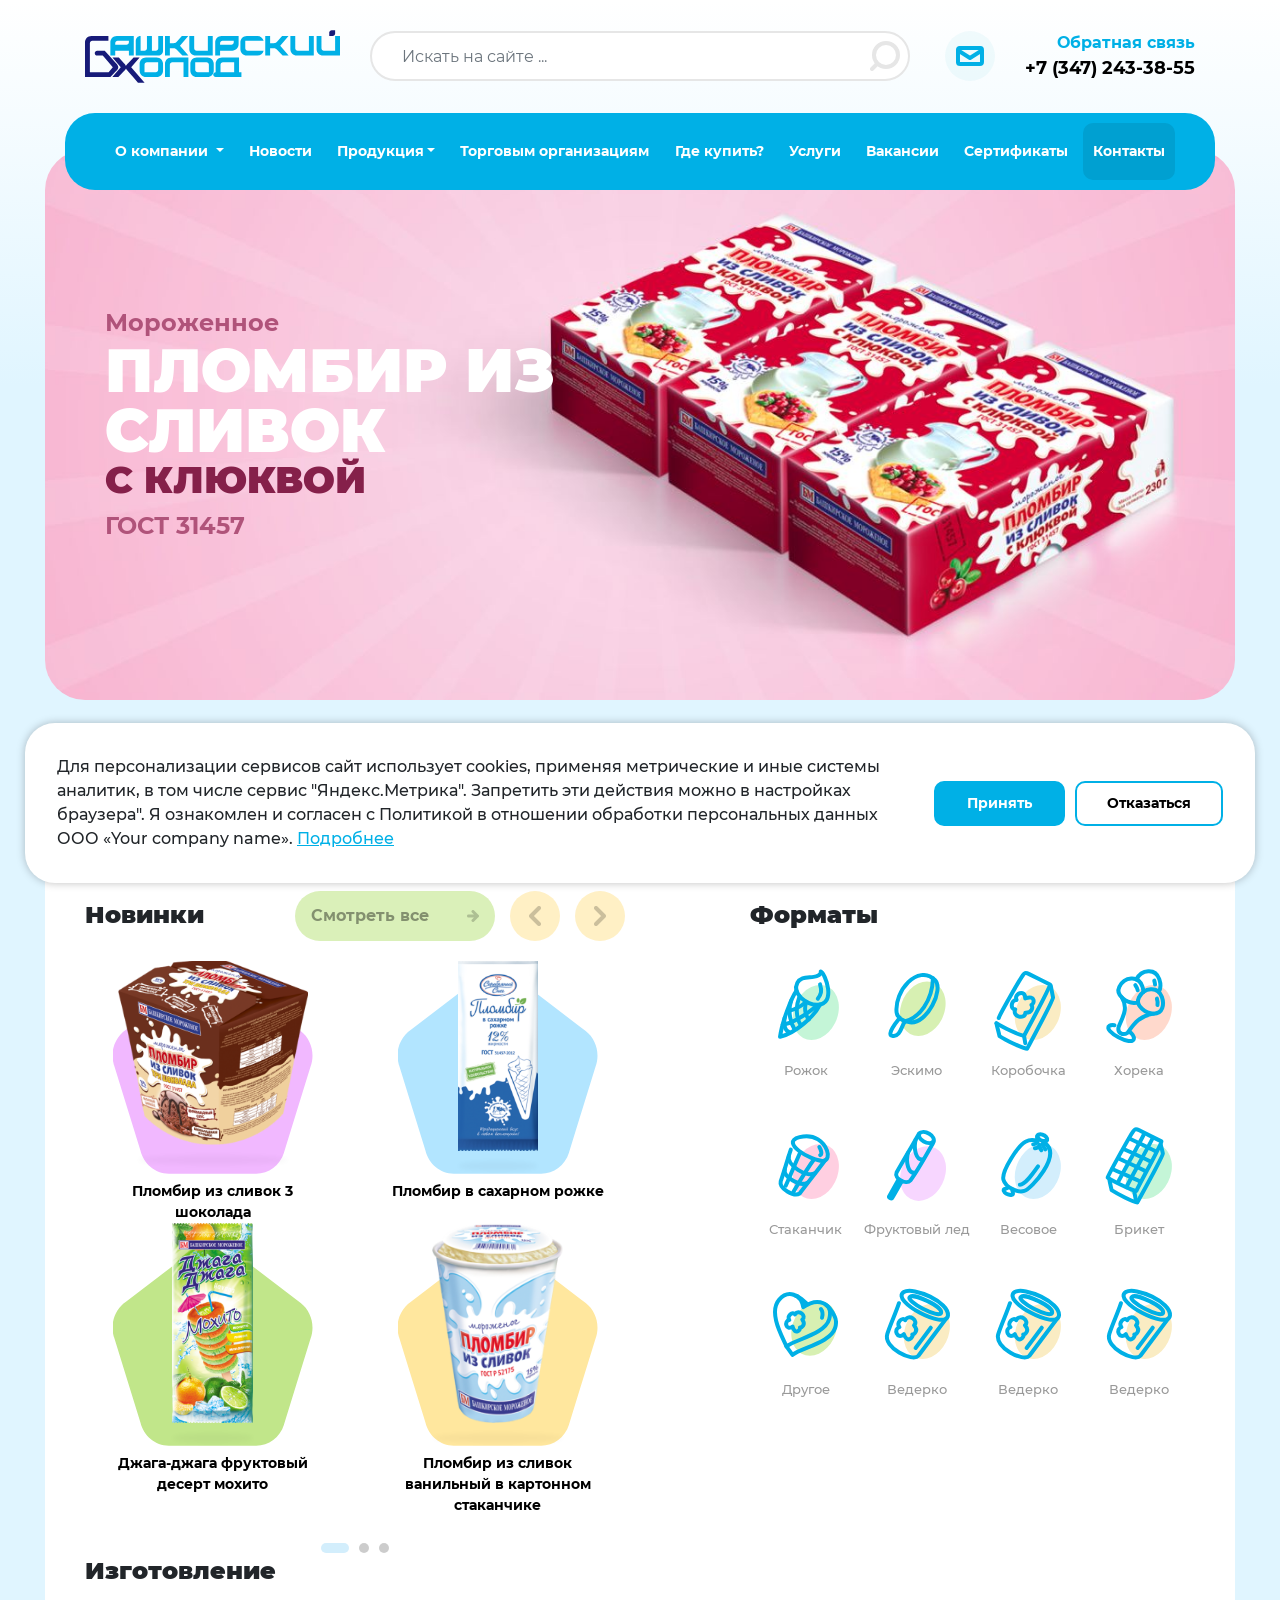
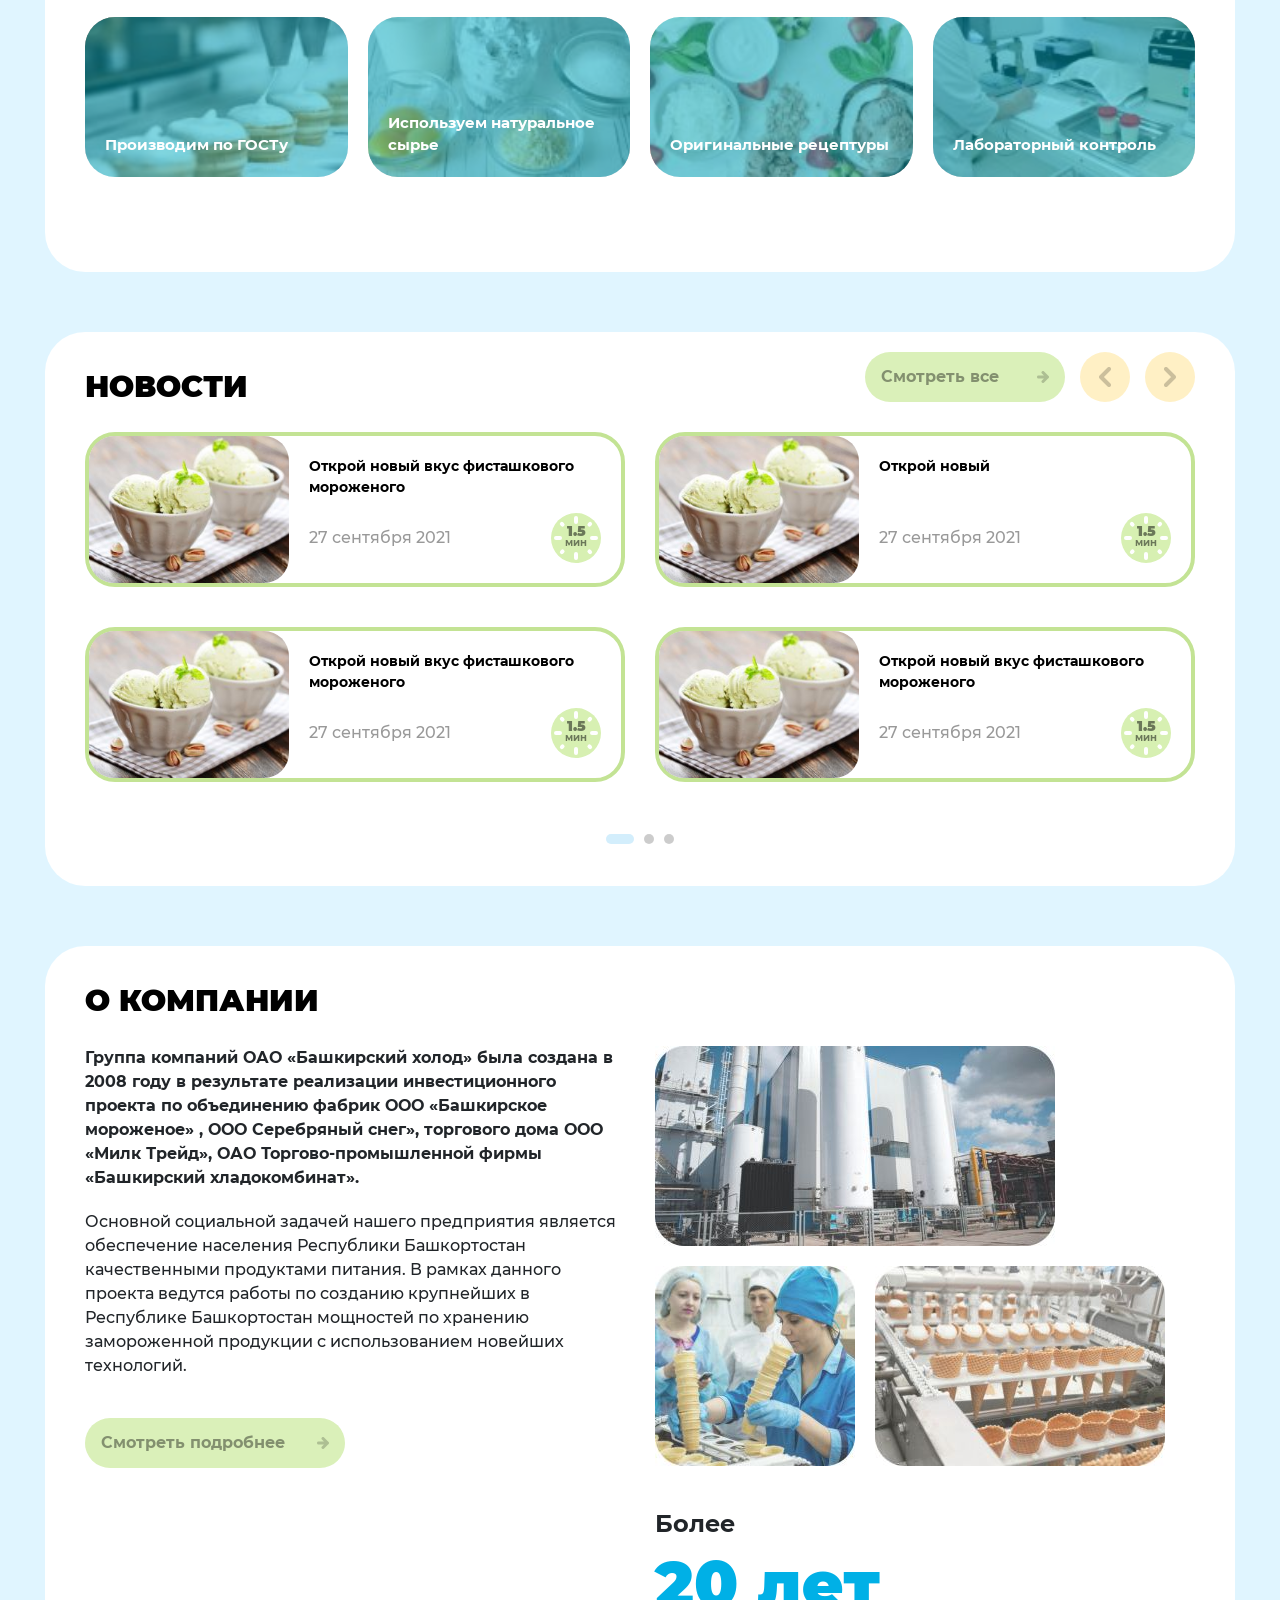
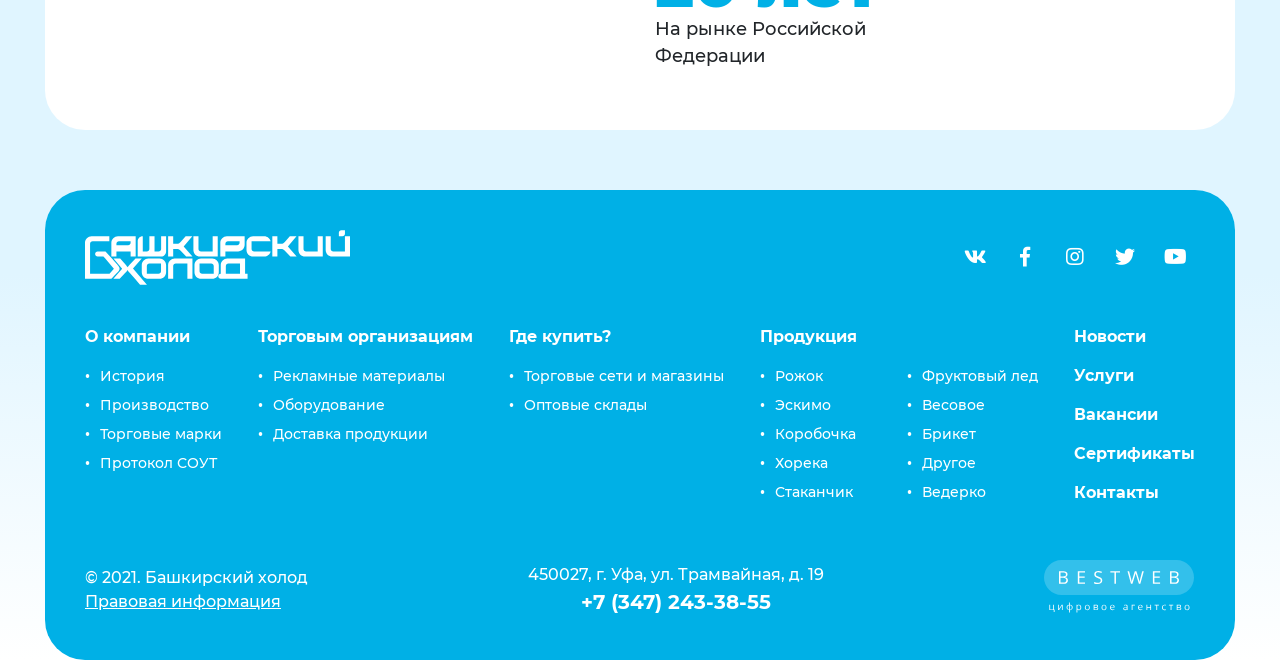
<file: index.html>
<!DOCTYPE html>
<html lang="ru">

<head>
	<meta charset="utf-8">
	<meta name="viewport" content="width=device-width, initial-scale=1, shrink-to-fit=no">

	<link href="css/bootstrap.min.css" rel="stylesheet">
	<link href="css/slick.css" rel="stylesheet">
	<link href="css/brands.min.css" rel="stylesheet">
	<link href="css/fontawesome.min.css" rel="stylesheet">
	<link href="css/styles.css" rel="stylesheet">
	<link href="css/media.css" rel="stylesheet">

	<title>Башхолод</title>

	<script src="js/jquery.min.js"></script>
	<script src="js/popper.min.js"></script>
	<script src="js/bootstrap.min.js"></script>
	<script src="js/slick.min.js"></script>
	<script src="js/main.js"></script>
</head>

<body>

	<div class="bottom-fixed">
		<div class="bottom-fixed__row">
			<a href="#" class="bottom-fixed-item">
				<div class="bottom-fixed-item__icon">
					<i class="bf-phone-icon"></i>
				</div>
			</a>
			<div class="bottom-fixed-item">
				<div class="bottom-fixed-item__icon">
					<i class="bf-search-icon"></i>
				</div>
			</div>
			<div class="bottom-fixed-item">
				<div class="bottom-fixed-item__icon">
					<i class="bf-mail-icon"></i>
				</div>
			</div>
			<div class="bottom-fixed-item">
				<div class="mobile-burger">
					<div class="mobile-burger__btn">
						<i class="mob-burger-icon"></i>
					</div>
					<div class="mobile-burger__body">
						<div class="container">
							<div class="mobile-burger__nav">
								<div class="mobile-burger__close">
									<i class="mob-burger-close"></i>
								</div>
								<ul class="header-nav">
									<li class="dropdown">
										<a class="dropdown-toggle" href="#" role="button" id="dropdownMenuLink"
											data-bs-toggle="dropdown" aria-expanded="false">
											О компании
										</a>

										<ul class="dropdown-menu" aria-labelledby="dropdownMenuLink">
											<li><a class="dropdown-item active" href="#">История</a></li>
											<li><a class="dropdown-item" href="#">Производство</a></li>
											<li><a class="dropdown-item" href="#">Торговые марки</a></li>
											<li><a class="dropdown-item" href="#">Протокол СОУТ</a></li>
										</ul>
									</li>
									<li><a href="#">Новости</a></li>
									<li>
										<a href="#">Продукция</a>
									</li>
									<li><a href="#">Торговым организациям</a></li>
									<li><a href="#">Где купить?</a></li>
									<li><a href="#">Услуги</a></li>
									<li><a href="#">Вакансии</a></li>
									<li><a href="#">Сертификаты</a></li>
									<li class="active"><a href="#">Контакты</a></li>
								</ul>
							</div>
						</div>
					</div>
				</div>
			</div>
		</div>
	</div>

	<div class="wrapper">

		<div class="callback-modal modal fade" id="exampleModal" tabindex="-1" aria-labelledby="exampleModalLabel"
			aria-hidden="true">
			<div class="modal-dialog">
				<div class="modal-content">
					<div class="callback-modal__body">
						<div class="callback-modal__close" data-bs-dismiss="modal">
							<i class="modal-close-icon"></i>
						</div>
						<div class="callback-modal__title">Обратная связь</div>
						<div class="input-item">
							<input type="text" class="form-control">
							<span class="floating-label">Ф.И.О.</span>
						</div>
						<div class="input-item">
							<input type="text" class="form-control">
							<span class="floating-label">Электронная почта</span>
						</div>
						<div class="input-item">
							<input type="text" class="form-control">
							<span class="floating-label">Контактный телефон</span>
						</div>
						<div class="personal-data">
							<label>
								<input type="checkbox" name="" value="">
								<i class="icon-checkbox">
									<svg width="34" height="34" viewBox="0 0 34 34" fill="none"
										xmlns="http://www.w3.org/2000/svg">
										<g clip-path="url(#clip0_614:18)">
											<path fill-rule="evenodd" clip-rule="evenodd"
												d="M6.99945 1.99512H27.0004C29.7479 1.99512 32.0047 4.25197 32.0047 6.99945V27.0004C32.0047 29.7479 29.7479 32.0047 27.0004 32.0047H6.99945C4.25197 32.0047 1.99512 29.7479 1.99512 27.0004V6.99945C1.99512 4.25197 4.25197 1.99512 6.99945 1.99512V1.99512Z"
												stroke="#D3EEFC" stroke-width="4.00673" stroke-miterlimit="22.9256"
												stroke-linecap="round" stroke-linejoin="round" />
											<path fill-rule="evenodd" clip-rule="evenodd"
												d="M6.99945 1.99512H27.0004C29.7479 1.99512 32.0047 4.25197 32.0047 6.99945V27.0004C32.0047 29.7479 29.7479 32.0047 27.0004 32.0047H6.99945C4.25197 32.0047 1.99512 29.7479 1.99512 27.0004V6.99945C1.99512 4.25197 4.25197 1.99512 6.99945 1.99512V1.99512Z"
												fill="white" />
											<path class="check" d="M22.9938 13.0015L14.9967 20.9986L11.0063 17.0082"
												stroke="#00B0E6" fill="#fff" stroke-width="4.00673"
												stroke-miterlimit="22.9256" stroke-linecap="round"
												stroke-linejoin="round" />
										</g>
										<defs>
											<clipPath id="clip0_614:18">
												<rect width="34" height="34" fill="white" />
											</clipPath>
										</defs>
									</svg>
								</i>
								<span>Согласен на обработку <a href="#" data-bs-toggle="modal"
										data-bs-target=".personal-data-modal">персональных данных</a></span>
							</label>
						</div>
						<div class="summary-form__btn">
							<a href="#" class="btn btn-blue">Отправить резюме <i class="btn-arrow-right"></i></a>
						</div>
					</div>
				</div>
			</div>
		</div>

		<div class="cookies-consent-banner__wrapper is-hidden" id="cookie-consent-popup">
			<div class="container">
				<div class="cookies-consent-banner">
					<p class="cookies-text">
						Для персонализации сервисов сайт использует cookies, применяя метрические и иные системы
						аналитик, в
						том числе сервис "Яндекс.Метрика". Запретить эти действия можно в настройках браузера". Я
						ознакомлен
						и согласен с Политикой в отношении обработки персональных данных ООО «Your company name».
						<a class="cookies__link" data-bs-toggle="modal" data-bs-target=".personal-data-modal"
							href="#">Подробнее</a>
					</p>
					<div class="cookies-buttons">
						<button class="cookies-buttons__btn cookies-buttons__btn--accept"
							id="cookie-consent-accept">Принять</button><a
							class="cookies-buttons__btn cookies-buttons__btn--decline"
							href="https://yandex.ru">Отказаться</a>
					</div>
				</div>
			</div>
		</div>
		<div class="modal fade personal-data-modal" id="personalDataModal" tabindex="-1"
			aria-labelledby="personalDataModalLabel" aria-hidden="true">
			<div class="modal-dialog modal-dialog-centered">
				<div class="modal-content">
					<div class="modal-body">
						<button type="button" class="btn-close" data-bs-dismiss="modal" aria-label="Close"></button>
						<div class="personal-data-modal__body">
							<div class="cookies-modal__heading">Соглашение на обработку данных</div>
							<div class="cookies-modal__text">Предоставляя настоящую заявку, я в соответствии с
								требованиями
								Федерального закона от 27.07.2006 года
								№152-ФЗ «О персональных данных», даю безусловное согласие на обработку персональных
								данных,
								указанных мною в настоящей заявке, включая, но, не ограничиваясь сбором,
								систематизацией,
								накоплением, хранением, уточнением (обновлением, изменением), использованием,
								обезличиванием, уничтожением персональных данных. Обработка моих персональных данных
								может
								осуществляться любым способом, как неавтоматизированным, так и автоматизированным.
								Настоящее
								согласие действует бессрочно и может быть отозвано мной или моим полномочным
								представителем,
								путем предъявления по месту нахождения письменного заявления, не менее чем за
								30 дней до момента отзыва соответствующего согласия. В случае получения моего
								письменного
								заявления об отзыве настоящего согласия на обработку персональных данных, обязуется
								прекратить их обработку. Я подтверждаю, что, давая такое согласие, я действую по
								собственной воле и в своих интересах.</div>
						</div>
					</div>
				</div>
			</div>
		</div>

		<header>
			<div class="header-top">
				<div class="container">
					<div class="row align-items-center">
						<div class="col-lg-3 col header-top__logo">
							<div class="logo-wr">
								<a href="#" class="logo"><img src="images/logo-v.svg" alt="" title=""></a>
							</div>
						</div>
						<div class="col-lg-6 header-top__search">
							<div class="header-search">
								<form action="/search/" method="GET">
									<input type="text" class="form-control" name="q" placeholder="Искать на сайте ...">
									<button type="submit">
										<svg width="30" height="30" viewBox="0 0 30 30" fill="none"
											xmlns="http://www.w3.org/2000/svg">
											<path
												d="M15.9949 26.0011C22.6204 26.0011 27.9914 20.6301 27.9914 14.0047C27.9914 7.37928 22.6204 2.0083 15.9949 2.0083C9.36951 2.0083 3.99854 7.37928 3.99854 14.0047C3.99854 20.6301 9.36951 26.0011 15.9949 26.0011Z"
												stroke="#E6E6E6" stroke-width="3.9988" stroke-miterlimit="22.9256"
												stroke-linecap="round" stroke-linejoin="round" />
											<path d="M2.0083 27.9918L6.99336 22.9888" stroke="#E6E6E6"
												stroke-width="3.9988" stroke-miterlimit="22.9256" stroke-linecap="round"
												stroke-linejoin="round" />
										</svg>
									</button>
									<span class="header-search__clear">
										<svg width="30" height="30" viewBox="0 0 30 30" fill="none"
											xmlns="http://www.w3.org/2000/svg">
											<path d="M28.0003 28.0003L2 2M2 28.0003L28.0003 2L2 28.0003Z"
												stroke="#E6E6E6" stroke-width="4.00002" stroke-linecap="round"
												stroke-linejoin="round" />
										</svg>
									</span>
								</form>
							</div>
						</div>
						<div class="col-lg-3 col header-top__callback">
							<div class="callback-item">
								<a href="#" class="callback-item__icon">
									<svg width="28" height="20" viewBox="0 0 28 20" fill="none"
										xmlns="http://www.w3.org/2000/svg">
										<path
											d="M23.8911 1.98633H4.08157C2.9244 1.98633 1.98633 2.87567 1.98633 3.97272V15.9999C1.98633 17.097 2.9244 17.9863 4.08157 17.9863H23.8911C25.0483 17.9863 25.9863 17.097 25.9863 15.9999V3.97272C25.9863 2.87567 25.0483 1.98633 23.8911 1.98633Z"
											stroke="#00B0E6" stroke-width="4" stroke-miterlimit="22.9256"
											stroke-linecap="round" stroke-linejoin="round" />
										<path d="M25.0068 5.00684L13.9864 12L2.99316 5.00684" stroke="#00B0E6"
											stroke-width="4" stroke-miterlimit="22.9256" stroke-linecap="round"
											stroke-linejoin="round" />
									</svg>
								</a>
								<div class="callback-item__body">
									<div class="callback-item__label">
										<a href="#" data-bs-toggle="modal" data-bs-target=".callback-modal">Обратная
											связь</a>
									</div>
									<div class="callback-item__phone"><a href="#">+7 (347) 243-38-55</a></div>
								</div>
							</div>
						</div>
					</div>
				</div>
			</div>
			<div class="header-nav-wr">
				<div class="container">
					<ul class="header-nav">
						<li class="dropdown">
							<a class="dropdown-toggle" href="#" role="button" id="dropdownMenuLink"
								data-bs-toggle="dropdown" aria-expanded="false">
								О компании
							</a>

							<ul class="dropdown-menu" aria-labelledby="dropdownMenuLink">
								<li><a class="dropdown-item active" href="#">История</a></li>
								<li><a class="dropdown-item" href="#">Производство</a></li>
								<li><a class="dropdown-item" href="#">Торговые марки</a></li>
								<li><a class="dropdown-item" href="#">Протокол СОУТ</a></li>
							</ul>
						</li>
						<li><a href="#">Новости</a></li>
						<li class="big-drp">
							<a class="big-drp__btn" href="#">Продукция</a>
							<div class="big-drp__body">
								<div class="big-drp__title">Форматы</div>
								<div class="formats-items">
									<a href="#" class="formats-item">
										<div class="formats-item__icon">
											<img src="images/formats-img/formats-img-1.svg" alt="" title="">
										</div>
										<div class="formats-item__text">
											Рожок
										</div>
									</a>
									<div class="formats-item">
										<div class="formats-item__icon">
											<img src="images/formats-img/formats-img-2.svg" alt="" title="">
										</div>
										<div class="formats-item__text">
											Эскимо
										</div>
									</div>
									<div class="formats-item">
										<div class="formats-item__icon">
											<img src="images/formats-img/formats-img-3.svg" alt="" title="">
										</div>
										<div class="formats-item__text">
											Коробочка
										</div>
									</div>
									<div class="formats-item">
										<div class="formats-item__icon">
											<img src="images/formats-img/formats-img-4.svg" alt="" title="">
										</div>
										<div class="formats-item__text">
											Хорека
										</div>
									</div>
									<div class="formats-item">
										<div class="formats-item__icon">
											<img src="images/formats-img/formats-img-5.svg" alt="" title="">
										</div>
										<div class="formats-item__text">
											Стаканчик
										</div>
									</div>
									<div class="formats-item">
										<div class="formats-item__icon">
											<img src="images/formats-img/formats-img-6.svg" alt="" title="">
										</div>
										<div class="formats-item__text">
											Фруктовый
											лед
										</div>
									</div>
									<div class="formats-item">
										<div class="formats-item__icon">
											<img src="images/formats-img/formats-img-7.svg" alt="" title="">
										</div>
										<div class="formats-item__text">
											Весовое
										</div>
									</div>
									<div class="formats-item">
										<div class="formats-item__icon">
											<img src="images/formats-img/formats-img-8.svg" alt="" title="">
										</div>
										<div class="formats-item__text">
											Брикет
										</div>
									</div>
									<div class="formats-item">
										<div class="formats-item__icon">
											<img src="images/formats-img/formats-img-9.svg" alt="" title="">
										</div>
										<div class="formats-item__text">
											Другое
										</div>
									</div>
									<div class="formats-item">
										<div class="formats-item__icon">
											<img src="images/formats-img/formats-img-10.svg" alt="" title="">
										</div>
										<div class="formats-item__text">
											Ведерко
										</div>
									</div>
									<div class="formats-item">
										<div class="formats-item__icon">
											<img src="images/formats-img/formats-img-11.svg" alt="" title="">
										</div>
										<div class="formats-item__text">
											Ведерко
										</div>
									</div>
									<div class="formats-item">
										<div class="formats-item__icon">
											<img src="images/formats-img/formats-img-12.svg" alt="" title="">
										</div>
										<div class="formats-item__text">
											Ведерко
										</div>
									</div>
								</div>
								<div class="big-drp__title">Бренды</div>
								<div class="brands-items">
									<div class="brands-items__col">
										<a href="#" class="brands-item color-1">
											<div class="brands-item__img">
												<img src="images/brands-item/brands-item-img-1.png" alt="" title="">
											</div>
											<div class="brands-item__text">
												Пломбир
												из сливок
											</div>
										</a>
									</div>
									<div class="brands-items__col">
										<div class="brands-item color-2">
											<div class="brands-item__img">
												<img src="images/brands-item/brands-item-img-2.png" alt="" title="">
											</div>
											<div class="brands-item__text">
												Угостись
											</div>
										</div>
									</div>
									<div class="brands-items__col">
										<div class="brands-item color-3">
											<div class="brands-item__img">
												<img src="images/brands-item/brands-item-img-3.png" alt="" title="">
											</div>
											<div class="brands-item__text">
												Bon Ami
											</div>
										</div>
									</div>
									<div class="brands-items__col">
										<div class="brands-item color-4">
											<div class="brands-item__img">
												<img src="images/brands-item/brands-item-img-4.png" alt="" title="">
											</div>
											<div class="brands-item__text">
												Пломбир
												из молока
											</div>
										</div>
									</div>
									<div class="brands-items__col">
										<div class="brands-item color-5">
											<div class="brands-item__img">
												<img src="images/brands-item/brands-item-img-5.png" alt="" title="">
											</div>
											<div class="brands-item__text">
												Джага джага
											</div>
										</div>
									</div>
									<div class="brands-items__col">
										<div class="brands-item color-6">
											<div class="brands-item__img">
												<img src="images/brands-item/brands-item-img-6.png" alt="" title="">
											</div>
											<div class="brands-item__text">
												Пломбир
											</div>
										</div>
									</div>
									<div class="brands-items__col">
										<div class="brands-item color-7">
											<div class="brands-item__img">
												<img src="images/brands-item/brands-item-img-7.png" alt="" title="">
											</div>
											<div class="brands-item__text">
												Уплетайка
											</div>
										</div>
									</div>
									<div class="brands-items__col">
										<div class="brands-item color-1">
											<div class="brands-item__img">
												<img src="images/brands-item/brands-item-img-8.png" alt="" title="">
											</div>
											<div class="brands-item__text">
												Horeca
											</div>
										</div>
									</div>
									<div class="brands-items__col">
										<div class="brands-item color-2">
											<div class="brands-item__img">
												<img src="images/brands-item/brands-item-img-9.png" alt="" title="">
											</div>
											<div class="brands-item__text">
												Зефирное
												облако
											</div>
										</div>
									</div>
									<div class="brands-items__col">
										<div class="brands-item color-3">
											<div class="brands-item__img">
												<img src="images/brands-item/brands-item-img-10.png" alt="" title="">
											</div>
											<div class="brands-item__text">
												Полонез
											</div>
										</div>
									</div>
									<div class="brands-items__col">
										<div class="brands-item color-3">
											<div class="brands-item__img">
												<img src="images/brands-item/brands-item-img-10.png" alt="" title="">
											</div>
											<div class="brands-item__text">
												Полонез
											</div>
										</div>
									</div>
								</div>
							</div>
						</li>
						<li><a href="#">Торговым организациям</a></li>
						<li><a href="#">Где купить?</a></li>
						<li><a href="#">Услуги</a></li>
						<li><a href="#">Вакансии</a></li>
						<li><a href="#">Сертификаты</a></li>
						<li class="active"><a href="#">Контакты</a></li>
					</ul>
				</div>
			</div>
		</header>

		<main>
			<div class="main-slider-wr">
				<div class="container">
					<div class="main-slider ml100">
						<div>
							<div class="main-slider-item"
								style="background-image: url('images/main-slider-img-1.jpg');">
								<div class="main-slider-item__left">
									<div class="main-slider-item__label">Мороженное</div>
									<div class="main-slider-item__title">
										ПЛОМБИР
										ИЗ СЛИВОК
									</div>
									<div class="main-slider-item__sub">С КЛЮКВОЙ</div>
									<div class="main-slider-item__desc">
										ГОСТ 31457
									</div>
								</div>
							</div>
						</div>
						<div>
							<div class="main-slider-item"
								style="background-image: url('images/main-slider-img-1.jpg');">
								<div class="main-slider-item__left">
									<div class="main-slider-item__label">Мороженное 2</div>
									<div class="main-slider-item__title">
										ПЛОМБИР
										ИЗ СЛИВОК
									</div>
									<div class="main-slider-item__sub">С КЛЮКВОЙ</div>
									<div class="main-slider-item__desc">
										ГОСТ 31457
									</div>
								</div>
							</div>
						</div>
						<div>
							<div class="main-slider-item"
								style="background-image: url('images/main-slider-img-1.jpg');">
								<div class="main-slider-item__left">
									<div class="main-slider-item__label">Мороженное 3</div>
									<div class="main-slider-item__title">
										ПЛОМБИР
										ИЗ СЛИВОК
									</div>
									<div class="main-slider-item__sub">С КЛЮКВОЙ</div>
									<div class="main-slider-item__desc">
										ГОСТ 31457
									</div>
								</div>
							</div>
						</div>
					</div>
				</div>
			</div>
			<div class="main-production-wr">
				<div class="container">
					<div class="main-production ml100">
						<div class="main__title">ПРОДУКЦИЯ</div>
						<div class="row">
							<div class="col-lg-6">
								<div class="main-production__left">
									<div class="main-production__title">Новинки</div>
									<div class="main-production__more">
										<a href="#" class="btn btn-green">Смотреть все <i
												class="btn-arrow-right"></i></a>
									</div>
									<div class="main-production__clippath">
										<svg width="0" height="0" viewBox="0 0 290 280" fill="none"
											xmlns="http://www.w3.org/2000/svg">
											<g id="Assets" fill="none">
												<defs>
													<clipPath id="mpsItemClipPath"
														transform="scale(0.00344827586206896551724137931034, 0.00344827586206896551724137931034)"
														clipPathUnits="objectBoundingBox">
														<path
															d="M171.878 9.58278L221.149 45.3872L272.423 82.6437L272.498 82.6217C288.538 94.2784 294.02 115.063 286.998 132.669L268.257 190.353L248.677 250.631L248.752 250.653C242.829 268.882 225.748 280.362 207.532 279.992H145.007H81.6299C61.8077 279.992 45.159 266.397 40.4893 248.023L21.7529 190.353L2.16903 130.074L2.08958 130.092C-4.0014 111.338 3.66088 91.4227 19.5063 81.249L68.8609 45.3872L120.091 8.16155L120.056 8.10859C136.003 -3.47753 157.308 -2.34761 171.878 9.58278V9.58278Z" />
													</clipPath>
												</defs>
											</g>
										</svg>
									</div>
									<div class="main-production-slider">
										<div>
											<div class="mps-items">
												<div class="row">
													<div class="col-6">
														<a href="#" class="mps-item color-1">
															<div class="mps-item__img">
																<span><img src="images/mps-item-img-1.png" alt=""
																		title=""></span>
															</div>
															<div class="mps-item__name">
																Пломбир из сливок
																3 шоколада
															</div>
														</a>
													</div>
													<div class="col-6">
														<div class="mps-item color-2">
															<div class="mps-item__img">
																<span><img src="images/mps-item-img-2.png" alt=""
																		title=""></span>
															</div>
															<div class="mps-item__name">
																Пломбир в сахарном
																рожке
															</div>
														</div>
													</div>
													<div class="col-6">
														<div class="mps-item color-3">
															<div class="mps-item__img">
																<span><img src="images/mps-item-img-3.png" alt=""
																		title=""></span>
															</div>
															<div class="mps-item__name">
																Джага-джага
																фруктовый десерт
																мохито
															</div>
														</div>
													</div>
													<div class="col-6">
														<div class="mps-item color-4">
															<div class="mps-item__img">
																<span><img src="images/mps-item-img-4.png" alt=""
																		title=""></span>
															</div>
															<div class="mps-item__name">
																Пломбир из сливок
																ванильный в картонном
																стаканчике
															</div>
														</div>
													</div>
												</div>
											</div>
										</div>
										<div>
											<div class="mps-items">
												<div class="row">
													<div class="col-6">
														<a href="#" class="mps-item color-1">
															<div class="mps-item__img">
																<span><img src="images/mps-item-img-1.png" alt=""
																		title=""></span>
															</div>
															<div class="mps-item__name">
																Пломбир из сливок
																3 шоколада
															</div>
														</a>
													</div>
													<div class="col-6">
														<div class="mps-item color-2">
															<div class="mps-item__img">
																<span><img src="images/mps-item-img-2.png" alt=""
																		title=""></span>
															</div>
															<div class="mps-item__name">
																Пломбир в сахарном
																рожке
															</div>
														</div>
													</div>
													<div class="col-6">
														<div class="mps-item color-3">
															<div class="mps-item__img">
																<span><img src="images/mps-item-img-3.png" alt=""
																		title=""></span>
															</div>
															<div class="mps-item__name">
																Джага-джага
																фруктовый десерт
																мохито
															</div>
														</div>
													</div>
													<div class="col-6">
														<div class="mps-item color-4">
															<div class="mps-item__img">
																<span><img src="images/mps-item-img-4.png" alt=""
																		title=""></span>
															</div>
															<div class="mps-item__name">
																Пломбир из сливок
																ванильный в картонном
																стаканчике
															</div>
														</div>
													</div>
												</div>
											</div>
										</div>
										<div>
											111
										</div>
									</div>
								</div>
							</div>
							<div class="col-lg-5 offset-lg-1">
								<div class="main-production__right">
									<div class="main-production-section">
										<div class="main-production__title">Форматы</div>
										<div class="formats-items">
											<a href="#" class="formats-item">
												<div class="formats-item__icon">
													<img src="images/formats-img/formats-img-1.svg" alt="" title="">
												</div>
												<div class="formats-item__text">
													Рожок
												</div>
											</a>
											<div class="formats-item">
												<div class="formats-item__icon">
													<img src="images/formats-img/formats-img-2.svg" alt="" title="">
												</div>
												<div class="formats-item__text">
													Эскимо
												</div>
											</div>
											<div class="formats-item">
												<div class="formats-item__icon">
													<img src="images/formats-img/formats-img-3.svg" alt="" title="">
												</div>
												<div class="formats-item__text">
													Коробочка
												</div>
											</div>
											<div class="formats-item">
												<div class="formats-item__icon">
													<img src="images/formats-img/formats-img-4.svg" alt="" title="">
												</div>
												<div class="formats-item__text">
													Хорека
												</div>
											</div>
											<div class="formats-item">
												<div class="formats-item__icon">
													<img src="images/formats-img/formats-img-5.svg" alt="" title="">
												</div>
												<div class="formats-item__text">
													Стаканчик
												</div>
											</div>
											<div class="formats-item">
												<div class="formats-item__icon">
													<img src="images/formats-img/formats-img-6.svg" alt="" title="">
												</div>
												<div class="formats-item__text">
													Фруктовый
													лед
												</div>
											</div>
											<div class="formats-item">
												<div class="formats-item__icon">
													<img src="images/formats-img/formats-img-7.svg" alt="" title="">
												</div>
												<div class="formats-item__text">
													Весовое
												</div>
											</div>
											<div class="formats-item">
												<div class="formats-item__icon">
													<img src="images/formats-img/formats-img-8.svg" alt="" title="">
												</div>
												<div class="formats-item__text">
													Брикет
												</div>
											</div>
											<div class="formats-item">
												<div class="formats-item__icon">
													<img src="images/formats-img/formats-img-9.svg" alt="" title="">
												</div>
												<div class="formats-item__text">
													Другое
												</div>
											</div>
											<div class="formats-item">
												<div class="formats-item__icon">
													<img src="images/formats-img/formats-img-10.svg" alt="" title="">
												</div>
												<div class="formats-item__text">
													Ведерко
												</div>
											</div>
											<div class="formats-item">
												<div class="formats-item__icon">
													<img src="images/formats-img/formats-img-10.svg" alt="" title="">
												</div>
												<div class="formats-item__text">
													Ведерко
												</div>
											</div>
											<div class="formats-item">
												<div class="formats-item__icon">
													<img src="images/formats-img/formats-img-10.svg" alt="" title="">
												</div>
												<div class="formats-item__text">
													Ведерко
												</div>
											</div>
										</div>
									</div>
									<div class="main-production-section notebook-hide">
										<div class="main-production__title">Изготовление</div>
										<div class="manufacture">
											<div class="row">
												<div class="col-lg-6">
													<a href="#" class="manufacture-item"
														style="background-image: url('images/manufacture-item-bg-1.jpg');">
														<div class="manufacture-item__text">
															Производим
															по ГОСТу
														</div>
													</a>
												</div>
												<div class="col-lg-6">
													<div class="manufacture-item"
														style="background-image: url('images/manufacture-item-bg-2.jpg');">
														<div class="manufacture-item__text">
															Используем
															натуральное сырье
														</div>
													</div>
												</div>
												<div class="col-lg-6">
													<div class="manufacture-item"
														style="background-image: url('images/manufacture-item-bg-3.jpg');">
														<div class="manufacture-item__text">
															Оригинальные
															рецептуры
														</div>
													</div>
												</div>
												<div class="col-lg-6">
													<div class="manufacture-item"
														style="background-image: url('images/manufacture-item-bg-4.jpg');">
														<div class="manufacture-item__text">
															Лабораторный
															контроль
														</div>
													</div>
												</div>
											</div>
										</div>
									</div>
								</div>
							</div>
							<div class="col-12">
								<div class="main-production-section notebook-show">
									<div class="main-production__title">Изготовление</div>
									<div class="manufacture">
										<div class="row">
											<div class="col-sm-6 col-lg-3">
												<a href="#" class="manufacture-item"
													style="background-image: url('images/manufacture-item-bg-1.jpg');">
													<div class="manufacture-item__text">
														Производим
														по ГОСТу
													</div>
												</a>
											</div>
											<div class="col-sm-6 col-lg-3">
												<div class="manufacture-item"
													style="background-image: url('images/manufacture-item-bg-2.jpg');">
													<div class="manufacture-item__text">
														Используем
														натуральное сырье
													</div>
												</div>
											</div>
											<div class="col-sm-6 col-lg-3">
												<div class="manufacture-item"
													style="background-image: url('images/manufacture-item-bg-3.jpg');">
													<div class="manufacture-item__text">
														Оригинальные
														рецептуры
													</div>
												</div>
											</div>
											<div class="col-sm-6 col-lg-3">
												<div class="manufacture-item"
													style="background-image: url('images/manufacture-item-bg-4.jpg');">
													<div class="manufacture-item__text">
														Лабораторный
														контроль
													</div>
												</div>
											</div>
										</div>
									</div>
								</div>
							</div>
						</div>
					</div>
				</div>
			</div>
			<div class="main-news-wr">
				<div class="container">
					<div class="main-news ml100">
						<div class="main__title">НОВОСТИ</div>
						<div class="main-news__more">
							<a href="#" class="btn btn-green">Смотреть все <i class="btn-arrow-right"></i></a>
						</div>
						<div class="main-news-slider">
							<div>
								<div class="main-news-items">
									<div class="row">
										<div class="col-lg-6">
											<a href="#" class="main-news-item">
												<div class="main-news-item__img">
													<img src="images/main-news-item-img-1.jpg" alt="" title="">
												</div>
												<div class="main-news-item__body">
													<div class="main-news-item__title">
														Открой новый вкус фисташкового мороженого
													</div>
													<div class="main-news-item__bottom">
														<div class="main-news-item__date">27 сентября 2021</div>
														<div class="main-news-item__time">
															<b>1.5</b> мин
														</div>
													</div>
												</div>
											</a>
										</div>
										<div class="col-lg-6">
											<div class="main-news-item">
												<div class="main-news-item__img">
													<img src="images/main-news-item-img-1.jpg" alt="" title="">
												</div>
												<div class="main-news-item__body">
													<div class="main-news-item__title">
														Открой новый
													</div>
													<div class="main-news-item__bottom">
														<div class="main-news-item__date">27 сентября 2021</div>
														<div class="main-news-item__time">
															<b>1.5</b> мин
														</div>
													</div>
												</div>
											</div>
										</div>
										<div class="col-lg-6">
											<a href="#" class="main-news-item">
												<div class="main-news-item__img">
													<img src="images/main-news-item-img-1.jpg" alt="" title="">
												</div>
												<div class="main-news-item__body">
													<div class="main-news-item__title">
														Открой новый вкус фисташкового мороженого
													</div>
													<div class="main-news-item__bottom">
														<div class="main-news-item__date">27 сентября 2021</div>
														<div class="main-news-item__time">
															<b>1.5</b> мин
														</div>
													</div>
												</div>
											</a>
										</div>
										<div class="col-lg-6">
											<div class="main-news-item">
												<div class="main-news-item__img">
													<img src="images/main-news-item-img-1.jpg" alt="" title="">
												</div>
												<div class="main-news-item__body">
													<div class="main-news-item__title">
														Открой новый вкус фисташкового мороженого
													</div>
													<div class="main-news-item__bottom">
														<div class="main-news-item__date">27 сентября 2021</div>
														<div class="main-news-item__time">
															<b>1.5</b> мин
														</div>
													</div>
												</div>
											</div>
										</div>
									</div>
								</div>
							</div>
							<div>
								111
							</div>
							<div>
								111
							</div>
						</div>
					</div>
				</div>
			</div>
			<div class="main-about-wr">
				<div class="container">
					<div class="main-about ml100">
						<div class="main__title">О КОМПАНИИ</div>
						<div class="row">
							<div class="col-lg-6">
								<div class="main-about__b">
									Группа компаний ОАО «Башкирский холод» была создана в 2008 году в результате
									реализации инвестиционного проекта по объединению фабрик ООО «Башкирское мороженое»
									, ООО Серебряный снег», торгового дома ООО «Милк Трейд», ОАО Торгово-промышленной
									фирмы «Башкирский хладокомбинат».
								</div>
								<div class="main-about__text">
									Основной социальной задачей нашего предприятия является обеспечение населения
									Республики Башкортостан качественными продуктами питания. В рамках данного проекта
									ведутся работы по созданию крупнейших в Республике Башкортостан мощностей по
									хранению замороженной продукции с использованием новейших технологий.
								</div>
								<div class="main-about__btn">
									<a href="#" class="btn btn-green">Смотреть подробнее <i
											class="btn-arrow-right"></i></a>
								</div>
							</div>
							<div class="col-lg-6">
								<div class="main-about-imgs">
									<div class="main-about-imgs__col">
										<div class="main-about-img">
											<img src="images/main-about-img-1.jpg" alt="" title="">
										</div>
									</div>
									<div class="main-about-imgs__col">
										<div class="main-about-img">
											<img src="images/main-about-img-2.jpg" alt="" title="">
										</div>
									</div>
									<div class="main-about-imgs__col">
										<div class="main-about-img">
											<img src="images/main-about-img-3.jpg" alt="" title="">
										</div>
									</div>
									<div class="main-about-imgs__col">
										<div class="main-about-text">
											<div class="main-about-text__label">Более</div>
											<div class="main-about-text__title">20 лет</div>
											<div class="main-about-text__text">
												На рынке Российской
												Федерации
											</div>
										</div>
									</div>
								</div>
							</div>
						</div>
					</div>
				</div>
			</div>
		</main>

		<footer>
			<div class="footer-top-wr">
				<div class="container">
					<div class="footer-top ml100">
						<div class="footer-top__row">
							<div class="footer-top__logo">
								<a href="#"><img src="images/logo-footer-v.svg" alt="" title=""></a>
							</div>
							<div class="soc">
								<ul>
									<li><a href="#"><i class="fab fa-vk"></i></a></li>
									<li><a href="#"><i class="fab fa-facebook-f"></i></a></li>
									<li><a href="#"><i class="fab fa-instagram"></i></a></li>
									<li><a href="#"><i class="fab fa-twitter"></i></a></li>
									<li><a href="#"><i class="fab fa-youtube"></i></a></li>
								</ul>
							</div>
						</div>
						<div class="footer-top-lists">
							<div class="footer-top-lists__col">
								<div class="footer-top-list__title"><a href="#">О компании</a></div>
								<ul class="footer-top-list">
									<li><a href="#">История</a></li>
									<li><a href="#">Производство</a></li>
									<li><a href="#">Торговые марки</a></li>
									<li><a href="#">Протокол СОУТ</a></li>
								</ul>
							</div>
							<div class="footer-top-lists__col">
								<div class="footer-top-list__title">Торговым организациям</div>
								<ul class="footer-top-list">
									<li><a href="#">Рекламные материалы</a></li>
									<li><a href="#">Оборудование</a></li>
									<li><a href="#">Доставка продукции</a></li>
								</ul>
							</div>
							<div class="footer-top-lists__col">
								<div class="footer-top-list__title">Где купить?</div>
								<ul class="footer-top-list">
									<li><a href="#">Торговые сети и магазины</a></li>
									<li><a href="#">Оптовые склады</a></li>
								</ul>
							</div>
							<div class="footer-top-lists__col">
								<div class="footer-top-list__title">Продукция</div>
								<ul class="footer-top-list col2">
									<li><a href="#">Рожок</a></li>
									<li><a href="#">Эскимо</a></li>
									<li><a href="#">Коробочка</a></li>
									<li><a href="#">Хорека</a></li>
									<li><a href="#">Стаканчик</a></li>
									<li><a href="#">Фруктовый лед</a></li>
									<li><a href="#">Весовое</a></li>
									<li><a href="#">Брикет</a></li>
									<li><a href="#">Другое</a></li>
									<li><a href="#">Ведерко</a></li>
								</ul>
							</div>
							<div class="footer-top-lists__col">
								<div class="footer-top-list__title"><a href="#">Новости</a></div>
								<div class="footer-top-list__title"><a href="#">Услуги</a></div>
								<div class="footer-top-list__title"><a href="#">Вакансии</a></div>
								<div class="footer-top-list__title"><a href="#">Сертификаты</a></div>
								<div class="footer-top-list__title"><a href="#">Контакты</a></div>
							</div>
						</div>
						<div class="footer-top__row">
							<div class="soc in-mobile">
								<ul>
									<li><a href="#"><i class="fab fa-vk"></i></a></li>
									<li><a href="#"><i class="fab fa-facebook-f"></i></a></li>
									<li><a href="#"><i class="fab fa-instagram"></i></a></li>
									<li><a href="#"><i class="fab fa-twitter"></i></a></li>
									<li><a href="#"><i class="fab fa-youtube"></i></a></li>
								</ul>
							</div>
							<div class="footer-top__text">
								<div>© 2021. Башкирский холод</div>
								<a href="#">Правовая информация</a>
							</div>
							<div class="footer-top__center">
								<div class="footer-top__text">450027, г. Уфа, ул. Трамвайная, д. 19</div>
								<div class="footer-top__phone">
									<a href="#">+7 (347) 243-38-55</a>
								</div>
							</div>
							<div class="footer-top__bw">
								<a class="bestweb" href="https://bestweb.ru/" target="_blank"
									title="Разработка сайта, поддержка сайта Bestweb г.Уфа"><span>Bestweb - разработка
										сайта, поддержка сайта, г.Уфа</span>
									<svg width="151" height="60" viewBox="0 0 151 60" fill="none"
										xmlns="http://www.w3.org/2000/svg">
										<path class="bw-logo" fill-rule="evenodd" clip-rule="evenodd"
											d="M17.5012 0H132.502C142.127 0 150.002 7.87492 150.002 17.4999C150.002 27.125 142.127 34.9999 132.502 34.9999H17.5012C7.87615 34.9999 0.0012207 27.1249 0.0012207 17.4999C0.0012207 7.87491 7.87617 0 17.5012 0Z"
											fill="white" fill-opacity="0.2" />
										<path class="bw-logo-text"
											d="M15.0012 11.1831H18.656C20.372 11.1831 21.6136 11.434 22.3807 11.9357C23.1477 12.4374 23.5312 13.2286 23.5312 14.312C23.5312 15.0617 23.3169 15.6817 22.8909 16.1687C22.462 16.6557 21.8398 16.9717 21.0183 17.1163V17.2019C22.9816 17.5296 23.9664 18.539 23.9664 20.2276C23.9664 21.358 23.5735 22.2408 22.7914 22.8754C22.0122 23.5098 20.9186 23.8259 19.5137 23.8259H15.0012V11.1831V11.1831ZM16.5053 16.5967H18.9822C20.0452 16.5967 20.81 16.4346 21.2752 16.1069C21.7403 15.782 21.9728 15.233 21.9728 14.4597C21.9728 13.7513 21.716 13.2405 21.1964 12.9247C20.6771 12.6118 19.849 12.4522 18.7166 12.4522H16.5053V16.5967V16.5967ZM16.5053 17.8425V22.5716H19.2028C20.2482 22.5716 21.0334 22.3737 21.562 21.9811C22.0907 21.5854 22.3532 20.9655 22.3532 20.1241C22.3532 19.3389 22.0844 18.7635 21.5439 18.3944C21.0061 18.0257 20.1847 17.8425 19.0789 17.8425H16.5053V17.8425ZM41.0219 23.8259H33.8088V11.1831H41.0219V12.4876H35.3129V16.5612H40.674V17.8601H35.3129V22.5123H41.0219V23.8259V23.8259ZM58.2523 20.4609C58.2523 21.5738 57.8385 22.4415 57.0139 23.0645C56.1864 23.687 55.0659 23.9999 53.6488 23.9999C52.1179 23.9999 50.9369 23.8052 50.112 23.4186V22.0018C50.6407 22.2201 51.2207 22.3944 51.8457 22.5211C52.471 22.6481 53.0904 22.7099 53.7032 22.7099C54.7061 22.7099 55.4613 22.5242 55.969 22.152C56.4764 21.7801 56.7298 21.2637 56.7298 20.5995C56.7298 20.1627 56.6394 19.8024 56.4611 19.5221C56.28 19.2446 55.9778 18.9849 55.558 18.7485C55.1353 18.5126 54.495 18.2439 53.6338 17.946C52.4288 17.5236 51.5679 17.0247 51.0546 16.449C50.5378 15.8736 50.2782 15.1207 50.2782 14.191C50.2782 13.217 50.6529 12.4434 51.4018 11.8649C52.151 11.2894 53.1417 11 54.377 11C55.6606 11 56.8449 11.2302 57.9232 11.6939L57.4549 12.9721C56.3888 12.535 55.3496 12.3167 54.3408 12.3167C53.5434 12.3167 52.9212 12.482 52.4742 12.8153C52.0243 13.1521 51.8006 13.6152 51.8006 14.2088C51.8006 14.6485 51.882 15.0056 52.0481 15.286C52.2142 15.5666 52.4923 15.8234 52.8849 16.0564C53.2778 16.2897 53.8787 16.5465 54.6852 16.83C56.0415 17.3023 56.9778 17.8099 57.4849 18.3502C57.9957 18.8933 58.2523 19.5961 58.2523 20.4609V20.4609ZM71.943 23.8259H70.4389V12.4876H66.3429V11.1831H76.0419V12.4876H71.943V23.8259ZM96.3416 23.8259H94.8554L92.2458 15.3599C92.1217 14.9852 91.9828 14.5127 91.8289 13.9401C91.6749 13.3703 91.5964 13.0279 91.5902 12.9128C91.4604 13.6745 91.2551 14.507 90.9711 15.4101L88.4398 23.8259H86.9539L83.5103 11.1831H85.102L87.1469 18.9908C87.4309 20.0858 87.6364 21.0777 87.7663 21.9663C87.9264 20.9124 88.162 19.8792 88.4761 18.8698L90.7931 11.1831H92.3876L94.8191 18.9406C95.1031 19.8319 95.3418 20.8413 95.538 21.9663C95.6497 21.1486 95.8614 20.1508 96.1724 18.973L98.208 11.1831H99.803L96.3416 23.8259ZM116.106 23.8259H108.893V11.1831H116.106V12.4876H110.397V16.5612H115.759V17.8601H110.397V22.5123H116.106V23.8259V23.8259ZM126.036 11.1831H129.691C131.407 11.1831 132.648 11.4339 133.415 11.9357C134.183 12.4374 134.566 13.2286 134.566 14.312C134.566 15.0617 134.352 15.6817 133.926 16.1687C133.497 16.6556 132.875 16.9717 132.053 17.1163V17.2019C134.017 17.5296 135.001 18.539 135.001 20.2276C135.001 21.358 134.608 22.2407 133.826 22.8754C133.047 23.5098 131.953 23.8259 130.549 23.8259H126.036V11.1831V11.1831ZM127.541 16.5967H130.018C131.081 16.5967 131.845 16.4345 132.31 16.1069C132.775 15.782 133.007 15.2329 133.007 14.4596C133.007 13.7513 132.751 13.2405 132.231 12.9247C131.712 12.6117 130.884 12.4521 129.752 12.4521H127.541V16.5967V16.5967ZM127.541 17.8425V22.5715H130.238C131.283 22.5715 132.068 22.3737 132.597 21.9811C133.125 21.5854 133.388 20.9654 133.388 20.1241C133.388 19.3389 133.119 18.7635 132.579 18.3944C132.041 18.0256 131.219 17.8425 130.114 17.8425H127.541V17.8425Z"
											fill="white" />
										<path class="bw-text"
											d="M10.5575 51.9481H9.74769V50.0983H5.33923V44.7464H6.14912V49.3998H8.99085V44.7464H9.80096V49.3998H10.5575V51.9481ZM14.8444 44.7465V48.1398L14.8092 49.0282L14.7945 49.3065L17.6909 44.7465H18.7009V50.0983H17.9443V46.8265L17.9593 46.1816L17.9826 45.5484L15.0927 50.0983H14.0827V44.7465H14.8444V44.7465ZM28.636 47.4181C28.636 48.2283 28.4062 48.8731 27.9461 49.3533C27.4844 49.8332 26.8412 50.1082 26.0143 50.1765V52.5001H25.2127V50.1765C24.406 50.115 23.7678 49.8383 23.2993 49.3465C22.831 48.855 22.596 48.2115 22.596 47.4181C22.596 46.6066 22.8293 45.9634 23.2962 45.4832C23.7644 45.005 24.4127 44.7331 25.2427 44.6682V42.5H26.0143V44.6682C26.831 44.7433 27.4727 45.0248 27.9379 45.5132C28.4028 46.0016 28.6361 46.6366 28.6361 47.4181L28.636 47.4181ZM23.4461 47.4181C23.4461 48.0432 23.5893 48.5333 23.8761 48.8865C24.1627 49.2416 24.6177 49.4483 25.2427 49.5067V45.3466C24.6412 45.4032 24.191 45.5983 23.8928 45.935C23.5943 46.2732 23.4461 46.7667 23.4461 47.4181V47.4181ZM27.7962 47.4181C27.7962 46.1717 27.2029 45.4832 26.0143 45.3565V49.5067C26.6329 49.4449 27.0844 49.2365 27.3696 48.8833C27.6545 48.5282 27.7962 48.04 27.7962 47.4181V47.4181ZM35.0262 50.1966C34.6779 50.1966 34.3595 50.1317 34.0712 50.0033C33.7829 49.8749 33.5411 49.6765 33.3461 49.41H33.288C33.3263 49.7215 33.3461 50.0183 33.3461 50.2984V52.5001H32.5363V44.7465H33.1945L33.3079 45.4798H33.3461C33.5544 45.1867 33.7962 44.9749 34.0729 44.8448C34.3496 44.715 34.6679 44.6481 35.0262 44.6481C35.7363 44.6481 36.2828 44.8916 36.6695 45.3766C37.0547 45.8616 37.248 46.5416 37.248 47.4181C37.248 48.2966 37.0513 48.98 36.6596 49.4667C36.2664 49.9531 35.723 50.1966 35.0262 50.1966ZM34.908 45.3383C34.3612 45.3383 33.9663 45.4883 33.7228 45.7916C33.4779 46.0949 33.3529 46.5765 33.3461 47.2367V47.4181C33.3461 48.1699 33.4711 48.7082 33.7228 49.0316C33.9728 49.355 34.3746 49.5166 34.9279 49.5166C35.3913 49.5166 35.753 49.3298 36.0147 48.9551C36.2763 48.5817 36.4078 48.065 36.4078 47.4082C36.4078 46.7398 36.2763 46.2281 36.0147 45.8715C35.753 45.5149 35.3845 45.3383 34.908 45.3383V45.3383ZM45.7664 47.4181C45.7664 48.29 45.5464 48.9715 45.1082 49.4616C44.6682 49.9517 44.0616 50.1966 43.2866 50.1966C42.8082 50.1966 42.3832 50.0832 42.0116 49.8582C41.6414 49.6348 41.3548 49.3117 41.1533 48.8916C40.9497 48.4715 40.8497 47.9799 40.8497 47.4181C40.8497 46.545 41.0683 45.865 41.5048 45.3783C41.9399 44.8916 42.5465 44.6481 43.3198 44.6481C44.0698 44.6481 44.6631 44.8981 45.1048 45.3964C45.5464 45.8948 45.7664 46.5683 45.7664 47.4181V47.4181ZM41.6899 47.4181C41.6899 48.1015 41.8265 48.6217 42.0998 48.98C42.373 49.3383 42.7747 49.5166 43.3065 49.5166C43.8366 49.5166 44.2399 49.3383 44.5149 48.9834C44.7898 48.6265 44.9265 48.1049 44.9265 47.4181C44.9265 46.7367 44.7898 46.2199 44.5149 45.8667C44.2399 45.5149 43.8332 45.3383 43.2966 45.3383C42.7648 45.3383 42.3648 45.5115 42.095 45.8599C41.8248 46.2083 41.6899 46.7282 41.6899 47.4181V47.4181ZM54.0118 46.0898C54.0118 46.4382 53.9117 46.7015 53.7116 46.8832C53.5117 47.0632 53.23 47.1848 52.87 47.2466V47.29C53.3249 47.3532 53.6583 47.4867 53.8683 47.6917C54.0784 47.8966 54.1833 48.1801 54.1833 48.5401C54.1833 49.0384 53.9999 49.4233 53.6333 49.6932C53.2665 49.9633 52.7333 50.0983 52.03 50.0983H49.6716V44.7465H52.0198C53.3482 44.7465 54.0117 45.1949 54.0117 46.0898L54.0118 46.0898ZM53.3717 48.4865C53.3717 48.1965 53.2617 47.9865 53.0432 47.8549C52.8232 47.7231 52.4584 47.6565 51.9515 47.6565H50.4815V49.4199H51.9716C52.9048 49.4199 53.3717 49.1081 53.3717 48.4865ZM53.2217 46.1683C53.2217 45.9067 53.12 45.7233 52.9199 45.6133C52.72 45.505 52.4167 45.45 52.0099 45.45H50.4815V46.9583H51.8532C52.3549 46.9583 52.7084 46.8965 52.9133 46.7732C53.1183 46.6499 53.2217 46.4484 53.2217 46.1683V46.1683ZM62.4616 47.4181C62.4616 48.29 62.2416 48.9715 61.8034 49.4616C61.3634 49.9517 60.7568 50.1966 59.9818 50.1966C59.5033 50.1966 59.0784 50.0832 58.7068 49.8582C58.3366 49.6348 58.05 49.3117 57.8485 48.8916C57.6449 48.4715 57.5449 47.9799 57.5449 47.4181C57.5449 46.545 57.7634 45.865 58.1999 45.3783C58.6351 44.8916 59.2417 44.6481 60.015 44.6481C60.765 44.6481 61.3583 44.8981 61.8 45.3964C62.2416 45.8948 62.4616 46.5683 62.4616 47.4181V47.4181ZM58.3851 47.4181C58.3851 48.1015 58.5217 48.6217 58.7949 48.98C59.0682 49.3383 59.4699 49.5166 60.0017 49.5166C60.5318 49.5166 60.9351 49.3383 61.2101 48.9834C61.485 48.6265 61.6217 48.1049 61.6217 47.4181C61.6217 46.7367 61.485 46.2199 61.2101 45.8667C60.9351 45.5149 60.5284 45.3383 59.9918 45.3383C59.46 45.3383 59.06 45.5115 58.7902 45.8599C58.52 46.2083 58.3851 46.7282 58.3851 47.4181V47.4181ZM68.6269 50.1966C67.8352 50.1966 67.2119 49.9548 66.7552 49.4732C66.2968 48.9916 66.0684 48.3232 66.0684 47.4666C66.0684 46.6032 66.2801 45.9183 66.7051 45.4098C67.1303 44.9032 67.7003 44.6481 68.4169 44.6481C69.087 44.6481 69.6185 44.8698 70.0085 45.31C70.4003 45.7516 70.5953 46.3333 70.5953 47.0567V47.5683H66.9086C66.9253 48.1965 67.0835 48.6733 67.3837 48.9998C67.6853 49.325 68.1102 49.4883 68.657 49.4883C69.2318 49.4883 69.8019 49.3683 70.3651 49.1266V49.85C70.0786 49.9733 69.8084 50.0617 69.5519 50.115C69.2968 50.1683 68.9886 50.1966 68.6269 50.1966ZM68.407 45.3281C67.977 45.3281 67.6351 45.4682 67.3803 45.7482C67.1234 46.0283 66.9735 46.4149 66.9284 46.9099H69.7251C69.7251 46.3982 69.612 46.0065 69.3835 45.7349C69.1553 45.4633 68.8302 45.3281 68.407 45.3281ZM82.9467 50.0983L82.7868 49.3366H82.7469C82.4802 49.6717 82.2134 49.8981 81.9484 50.0183C81.6836 50.1365 81.3519 50.1966 80.9551 50.1966C80.425 50.1966 80.0086 50.06 79.7067 49.785C79.4068 49.5115 79.2552 49.1232 79.2552 48.6183C79.2552 47.5383 80.12 46.9717 81.8486 46.9198L82.7568 46.89V46.5584C82.7568 46.1383 82.667 45.8282 82.4853 45.6283C82.3053 45.4282 82.017 45.3281 81.6184 45.3281C81.1734 45.3281 80.6685 45.465 80.1053 45.7383L79.8567 45.1184C80.12 44.9749 80.4086 44.8616 80.7235 44.7816C81.0368 44.7 81.3519 44.6583 81.6686 44.6583C82.3052 44.6583 82.7787 44.8 83.0868 45.0832C83.3935 45.3667 83.5485 45.8216 83.5485 46.4467V50.0983H82.9467V50.0983ZM81.1167 49.5265C81.6201 49.5265 82.017 49.3882 82.3053 49.1115C82.5935 48.8349 82.737 48.4482 82.737 47.9499V47.4666L81.9268 47.5C81.2819 47.5233 80.8167 47.6233 80.5336 47.8016C80.2484 47.9782 80.1053 48.2549 80.1053 48.6282C80.1053 48.9216 80.1934 49.145 80.3717 49.2983C80.5486 49.45 80.7969 49.5265 81.1167 49.5265ZM90.9234 45.4398H88.5117V50.0983H87.7018V44.7465H90.9234V45.4398ZM96.6287 50.1966C95.837 50.1966 95.2137 49.9548 94.757 49.4732C94.2986 48.9916 94.0702 48.3232 94.0702 47.4666C94.0702 46.6032 94.2819 45.9183 94.7068 45.4098C95.132 44.9032 95.702 44.6481 96.4186 44.6481C97.0887 44.6481 97.6202 44.8698 98.0103 45.31C98.402 45.7516 98.5971 46.3333 98.5971 47.0567V47.5683H94.9103C94.927 48.1965 95.0852 48.6733 95.3854 48.9998C95.687 49.325 96.1119 49.4883 96.6587 49.4883C97.2336 49.4883 97.8036 49.3683 98.3669 49.1266V49.85C98.0803 49.9733 97.8102 50.0617 97.5536 50.115C97.2985 50.1683 96.9904 50.1966 96.6287 50.1966ZM96.4087 45.3281C95.9787 45.3281 95.6368 45.4682 95.382 45.7482C95.1252 46.0283 94.9752 46.4149 94.9301 46.9099H97.7268C97.7268 46.3982 97.6137 46.0065 97.3852 45.7349C97.157 45.4633 96.8319 45.3281 96.4087 45.3281ZM103.272 44.7465V46.9884H106.27V44.7465H107.08V50.0983H106.27V47.6866H103.272V50.0983H102.462V44.7465H103.272ZM114.892 45.4398H113.154V50.0983H112.342V45.4398H110.624V44.7465H114.892V45.4398ZM120.476 50.1966C119.7 50.1966 119.101 49.9582 118.675 49.48C118.25 49.0032 118.039 48.3283 118.039 47.4567C118.039 46.5615 118.254 45.8698 118.686 45.3817C119.117 44.8933 119.732 44.6481 120.529 44.6481C120.785 44.6481 121.044 44.6764 121.301 44.7314C121.557 44.7867 121.759 44.8533 121.905 44.9265L121.657 45.6167C121.477 45.545 121.282 45.4849 121.071 45.4381C120.859 45.3899 120.672 45.3667 120.509 45.3667C119.422 45.3667 118.879 46.06 118.879 47.4465C118.879 48.1049 119.01 48.6084 119.277 48.9599C119.542 49.3117 119.936 49.4882 120.456 49.4882C120.902 49.4882 121.359 49.3916 121.827 49.2V49.9183C121.471 50.1034 121.019 50.1966 120.476 50.1966V50.1966ZM129.189 45.4398H127.451V50.0983H126.639V45.4398H124.921V44.7465H129.189V45.4398ZM137.073 46.0898C137.073 46.4382 136.972 46.7015 136.772 46.8832C136.572 47.0632 136.291 47.1848 135.931 47.2466V47.29C136.386 47.3532 136.719 47.4867 136.929 47.6917C137.139 47.8966 137.244 48.1801 137.244 48.5401C137.244 49.0384 137.061 49.4233 136.694 49.6932C136.327 49.9633 135.794 50.0983 135.091 50.0983H132.732V44.7465H135.081C136.409 44.7465 137.072 45.1949 137.072 46.0898L137.073 46.0898ZM136.432 48.4865C136.432 48.1965 136.322 47.9865 136.104 47.8549C135.884 47.7231 135.519 47.6565 135.012 47.6565H133.542V49.4199H135.032C135.966 49.4199 136.432 49.1081 136.432 48.4865ZM136.282 46.1683C136.282 45.9067 136.181 45.7233 135.981 45.6133C135.781 45.505 135.477 45.45 135.071 45.45H133.542V46.9583H134.914C135.416 46.9583 135.769 46.8965 135.974 46.7732C136.179 46.6499 136.282 46.4484 136.282 46.1683V46.1683ZM145.522 47.4181C145.522 48.29 145.302 48.9715 144.864 49.4616C144.424 49.9517 143.818 50.1966 143.043 50.1966C142.564 50.1966 142.139 50.0832 141.768 49.8582C141.397 49.6348 141.111 49.3116 140.909 48.8916C140.706 48.4715 140.606 47.9799 140.606 47.4181C140.606 46.545 140.824 45.865 141.261 45.3783C141.696 44.8916 142.302 44.6481 143.076 44.6481C143.826 44.6481 144.419 44.8981 144.861 45.3964C145.302 45.8948 145.522 46.5683 145.522 47.4181V47.4181ZM141.446 47.4181C141.446 48.1015 141.582 48.6217 141.856 48.98C142.129 49.3383 142.531 49.5166 143.062 49.5166C143.592 49.5166 143.996 49.3383 144.271 48.9834C144.546 48.6265 144.682 48.1049 144.682 47.4181C144.682 46.7367 144.546 46.2199 144.271 45.8667C143.996 45.5149 143.589 45.3383 143.052 45.3383C142.521 45.3383 142.121 45.5115 141.851 45.8599C141.581 46.2083 141.446 46.7282 141.446 47.4181V47.4181Z"
											fill="white" />
										<path class="bw-text-hover"
											d="M17.5624 50.1966C17.214 50.1966 16.8958 50.1317 16.6075 50.0033C16.3192 49.8749 16.0774 49.6765 15.8823 49.41H15.8242C15.8625 49.7216 15.8823 50.0184 15.8823 50.2984V52.5001H15.0725V44.7465H15.7307L15.8441 45.4798H15.8823C16.0907 45.1867 16.3325 44.9749 16.6091 44.8448C16.8858 44.715 17.2041 44.6481 17.5624 44.6481C18.2725 44.6481 18.819 44.8916 19.2057 45.3766C19.5909 45.8616 19.7842 46.5417 19.7842 47.4181C19.7842 48.2966 19.5875 48.98 19.1957 49.4667C18.8026 49.9531 18.2592 50.1966 17.5624 50.1966ZM17.4442 45.3384C16.8974 45.3384 16.5026 45.4883 16.2591 45.7916C16.0142 46.0949 15.8891 46.5765 15.8823 47.2367V47.4181C15.8823 48.1699 16.0073 48.7082 16.2591 49.0316C16.5091 49.355 16.9107 49.5166 17.4641 49.5166C17.9275 49.5166 18.2892 49.3298 18.5509 48.9551C18.8125 48.5818 18.944 48.065 18.944 47.4082C18.944 46.7398 18.8125 46.2281 18.5509 45.8715C18.2892 45.5149 17.9207 45.3383 17.4442 45.3383V45.3384ZM26.9743 50.0983L26.8145 49.3366H26.7745C26.5078 49.6717 26.241 49.8982 25.976 50.0183C25.7112 50.1365 25.3795 50.1966 24.9827 50.1966C24.4526 50.1966 24.0362 50.06 23.7343 49.7851C23.4344 49.5115 23.2828 49.1232 23.2828 48.6183C23.2828 47.5383 24.1476 46.9717 25.8762 46.9198L26.7844 46.89V46.5584C26.7844 46.1383 26.6946 45.8282 26.5129 45.6283C26.3329 45.4282 26.0446 45.3282 25.646 45.3282C25.201 45.3282 24.6961 45.4651 24.1328 45.7383L23.8843 45.1184C24.1476 44.975 24.4362 44.8616 24.7511 44.7816C25.0643 44.7 25.3795 44.6583 25.6962 44.6583C26.3328 44.6583 26.8062 44.8001 27.1143 45.0832C27.421 45.3667 27.5761 45.8217 27.5761 46.4467V50.0983H26.9743ZM25.1442 49.5265C25.6477 49.5265 26.0445 49.3882 26.3328 49.1115C26.6211 48.8349 26.7645 48.4482 26.7645 47.9499V47.4666L25.9544 47.5C25.3095 47.5233 24.8443 47.6234 24.5612 47.8017C24.276 47.9783 24.1328 48.2549 24.1328 48.6282C24.1328 48.9216 24.221 49.145 24.3993 49.2984C24.5762 49.45 24.8245 49.5265 25.1442 49.5265ZM32.7493 46.9683C33.761 46.9683 34.2679 46.6882 34.2679 46.1284C34.2679 45.6017 33.8577 45.3384 33.0376 45.3384C32.7862 45.3384 32.5594 45.3599 32.3545 45.4067C32.1495 45.4515 31.8794 45.5433 31.5477 45.6799L31.2595 45.02C31.8128 44.7731 32.4177 44.6481 33.0711 44.6481C33.6862 44.6481 34.1712 44.7748 34.5261 45.0282C34.881 45.28 35.0593 45.6232 35.0593 46.0601C35.0593 46.6599 34.7245 47.0516 34.0578 47.2367V47.2767C34.4677 47.3966 34.7679 47.5684 34.9561 47.7917C35.1443 48.0148 35.2393 48.2932 35.2393 48.6282C35.2393 49.1232 35.0395 49.5084 34.6412 49.7834C34.2426 50.0583 33.691 50.1966 32.9878 50.1966C32.2179 50.1966 31.6212 50.0799 31.2011 49.85V49.1067C31.7978 49.3865 32.3996 49.5265 33.0079 49.5265C33.4762 49.5265 33.831 49.4466 34.0694 49.285C34.3095 49.1249 34.4294 48.8916 34.4294 48.59C34.4294 47.9683 33.9229 47.6565 32.9112 47.6565H32.1677V46.9683H32.7493ZM41.531 50.1966C41.1827 50.1966 40.8644 50.1317 40.5761 50.0033C40.2878 49.8749 40.046 49.6765 39.851 49.41H39.7928C39.8311 49.7216 39.851 50.0184 39.851 50.2984V52.5001H39.0411V44.7465H39.6993L39.8127 45.4798H39.851C40.0593 45.1867 40.3011 44.9749 40.5778 44.8448C40.8544 44.715 41.1727 44.6481 41.531 44.6481C42.2411 44.6481 42.7876 44.8916 43.1743 45.3766C43.5595 45.8616 43.7528 46.5417 43.7528 47.4181C43.7528 48.2966 43.5561 48.98 43.1644 49.4667C42.7712 49.9531 42.2278 50.1966 41.531 50.1966ZM41.4128 45.3384C40.866 45.3384 40.4712 45.4883 40.2277 45.7916C39.9828 46.0949 39.8578 46.5765 39.851 47.2367V47.4181C39.851 48.1699 39.976 48.7082 40.2277 49.0316C40.4777 49.355 40.8794 49.5166 41.4327 49.5166C41.8961 49.5166 42.2578 49.3298 42.5195 48.9551C42.7811 48.5818 42.9126 48.065 42.9126 47.4082C42.9126 46.7398 42.7811 46.2281 42.5195 45.8715C42.2578 45.5149 41.8893 45.3383 41.4128 45.3383V45.3384ZM50.9429 50.0983L50.7831 49.3366H50.7431C50.4763 49.6717 50.2096 49.8982 49.9445 50.0183C49.6798 50.1365 49.3481 50.1966 48.9513 50.1966C48.4212 50.1966 48.0048 50.06 47.7029 49.7851C47.403 49.5115 47.2514 49.1232 47.2514 48.6183C47.2514 47.5383 48.1162 46.9717 49.8448 46.9198L50.753 46.89V46.5584C50.753 46.1383 50.6631 45.8282 50.4814 45.6283C50.3014 45.4282 50.0132 45.3282 49.6146 45.3282C49.1696 45.3282 48.6647 45.4651 48.1014 45.7383L47.8528 45.1184C48.1162 44.975 48.4048 44.8616 48.7197 44.7816C49.0329 44.7 49.3481 44.6583 49.6648 44.6583C50.3014 44.6583 50.7748 44.8001 51.0829 45.0832C51.3896 45.3667 51.5447 45.8217 51.5447 46.4467V50.0983H50.9429H50.9429ZM49.1129 49.5265C49.6163 49.5265 50.0131 49.3882 50.3014 49.1115C50.5897 48.8349 50.7331 48.4482 50.7331 47.9499V47.4666L49.923 47.5C49.2781 47.5233 48.813 47.6234 48.5298 47.8017C48.2446 47.9783 48.1014 48.2549 48.1014 48.6282C48.1014 48.9216 48.1896 49.145 48.3679 49.2984C48.5448 49.45 48.7931 49.5265 49.1129 49.5265ZM55.4197 46.89C55.4197 45.7182 55.5915 44.8049 55.9364 44.1484C56.2814 43.4933 56.8279 43.0831 57.5779 42.9198C58.508 42.7217 59.3281 42.5615 60.0382 42.4365L60.1898 43.15C59.0596 43.3382 58.2529 43.4882 57.7679 43.5999C57.2965 43.7064 56.9413 43.9599 56.7063 44.3615C56.4696 44.7615 56.3398 45.3066 56.3179 45.9966H56.3763C56.5779 45.7233 56.8381 45.5081 57.1579 45.3517C57.4765 45.1966 57.8095 45.1184 58.1579 45.1184C58.8164 45.1184 59.328 45.3315 59.6963 45.7582C60.0648 46.1834 60.2479 46.7749 60.2479 47.5298C60.2479 48.3666 60.0347 49.02 59.6081 49.49C59.1812 49.96 58.5879 50.1966 57.8263 50.1966C57.0748 50.1966 56.4846 49.9084 56.058 49.3315C55.6331 48.7549 55.4197 47.9417 55.4197 46.89ZM57.8997 49.5166C58.893 49.5166 59.3879 48.8834 59.3879 47.6182C59.3879 46.4098 58.938 45.8066 58.0363 45.8066C57.7897 45.8066 57.5496 45.8582 57.3214 45.96C57.0913 46.0632 56.8812 46.1984 56.6913 46.3682C56.5013 46.5365 56.3531 46.7117 56.2496 46.89C56.2496 47.7467 56.3846 48.3983 56.6547 48.8465C56.9246 49.2932 57.3396 49.5166 57.8997 49.5166V49.5166ZM68.7614 47.4181C68.7614 48.2901 68.5415 48.9715 68.1032 49.4616C67.6633 49.9517 67.0567 50.1966 66.2817 50.1966C65.8032 50.1966 65.3783 50.0833 65.0067 49.8582C64.6365 49.6348 64.3499 49.3117 64.1484 48.8916C63.9448 48.4715 63.8448 47.98 63.8448 47.4181C63.8448 46.5451 64.0633 45.865 64.4998 45.3783C64.935 44.8916 65.5416 44.6481 66.3149 44.6481C67.0649 44.6481 67.6582 44.8981 68.0998 45.3965C68.5415 45.8948 68.7614 46.5683 68.7614 47.4181ZM64.685 47.4181C64.685 48.1016 64.8216 48.6217 65.0948 48.98C65.3681 49.3383 65.7697 49.5166 66.3015 49.5166C66.8316 49.5166 67.235 49.3383 67.51 48.9834C67.7849 48.6265 67.9215 48.105 67.9215 47.4181C67.9215 46.7367 67.7849 46.2199 67.51 45.8667C67.235 45.5149 66.8282 45.3384 66.2916 45.3384C65.7598 45.3384 65.3598 45.5115 65.09 45.8599C64.8199 46.2083 64.685 46.7282 64.685 47.4181ZM76.1766 45.4398H74.4384V50.0983H73.6265V45.4398H71.9084V44.7465H76.1766V45.4398ZM82.8403 44.7465H83.7286L81.4184 47.33L83.9186 50.0983H82.9718L80.53 47.3884V50.0983H79.7202V44.7465H80.53V47.3498L82.8403 44.7465V44.7465ZM90.6835 50.0983L90.5236 49.3366H90.4836C90.2169 49.6717 89.9501 49.8982 89.6851 50.0183C89.4203 50.1365 89.0887 50.1966 88.6918 50.1966C88.1617 50.1966 87.7453 50.06 87.4434 49.7851C87.1435 49.5115 86.9919 49.1232 86.9919 48.6183C86.9919 47.5383 87.8567 46.9717 89.5853 46.9198L90.4935 46.89V46.5584C90.4935 46.1383 90.4037 45.8282 90.222 45.6283C90.042 45.4282 89.7537 45.3282 89.3551 45.3282C88.9101 45.3282 88.4052 45.4651 87.842 45.7383L87.5934 45.1184C87.8567 44.975 88.1453 44.8616 88.4603 44.7816C88.7735 44.7 89.0887 44.6583 89.4053 44.6583C90.042 44.6583 90.5154 44.8001 90.8235 45.0832C91.1302 45.3667 91.2853 45.8217 91.2853 46.4467V50.0983H90.6835V50.0983ZM88.8534 49.5265C89.3568 49.5265 89.7537 49.3882 90.042 49.1115C90.3303 48.8349 90.4737 48.4482 90.4737 47.9499V47.4666L89.6635 47.5C89.0186 47.5233 88.5535 47.6234 88.2703 47.8017C87.9852 47.9783 87.842 48.2549 87.842 48.6282C87.842 48.9216 87.9301 49.145 88.1084 49.2984C88.2853 49.45 88.5337 49.5265 88.8534 49.5265V49.5265ZM102.773 50.1966C101.998 50.1966 101.398 49.9583 100.973 49.4801C100.548 49.0033 100.337 48.3283 100.337 47.4567C100.337 46.5615 100.552 45.8699 100.983 45.3817C101.415 44.8933 102.03 44.6481 102.827 44.6481C103.083 44.6481 103.342 44.6765 103.598 44.7315C103.855 44.7867 104.057 44.8533 104.203 44.9265L103.955 45.6167C103.775 45.545 103.58 45.4849 103.368 45.4381C103.157 45.3899 102.97 45.3667 102.807 45.3667C101.72 45.3667 101.177 46.06 101.177 47.4465C101.177 48.105 101.308 48.6084 101.575 48.9599C101.84 49.3117 102.233 49.4883 102.753 49.4883C103.2 49.4883 103.657 49.3916 104.125 49.2V49.9183C103.768 50.1034 103.317 50.1966 102.773 50.1966ZM111.168 50.0983L111.008 49.3366H110.968C110.702 49.6717 110.435 49.8982 110.17 50.0183C109.905 50.1365 109.574 50.1966 109.177 50.1966C108.647 50.1966 108.23 50.06 107.928 49.7851C107.628 49.5115 107.477 49.1232 107.477 48.6183C107.477 47.5383 108.342 46.9717 110.07 46.9198L110.978 46.89V46.5584C110.978 46.1383 110.888 45.8282 110.707 45.6283C110.527 45.4282 110.239 45.3282 109.84 45.3282C109.395 45.3282 108.89 45.4651 108.327 45.7383L108.078 45.1184C108.342 44.975 108.63 44.8616 108.945 44.7816C109.258 44.7 109.573 44.6583 109.89 44.6583C110.527 44.6583 111 44.8001 111.308 45.0832C111.615 45.3667 111.77 45.8217 111.77 46.4467V50.0983H111.168L111.168 50.0983ZM109.338 49.5265C109.842 49.5265 110.238 49.3882 110.527 49.1115C110.815 48.8349 110.958 48.4482 110.958 47.9499V47.4666L110.148 47.5C109.503 47.5233 109.038 47.6234 108.755 47.8017C108.47 47.9783 108.327 48.2549 108.327 48.6282C108.327 48.9216 108.415 49.145 108.593 49.2984C108.77 49.45 109.018 49.5265 109.338 49.5265V49.5265ZM116.685 44.7465V48.1398L116.65 49.0282L116.635 49.3066L119.532 44.7465H120.542V50.0983H119.785V46.8265L119.8 46.1817L119.823 45.5484L116.933 50.0983H115.923V44.7465H116.685ZM118.214 44.0384C117.612 44.0384 117.172 43.9216 116.895 43.69C116.618 43.4567 116.463 43.0732 116.432 42.54H117.193C117.222 42.8782 117.31 43.1149 117.458 43.2484C117.607 43.3816 117.865 43.4482 118.233 43.4482C118.568 43.4482 118.817 43.3765 118.977 43.2333C119.138 43.0899 119.237 42.8583 119.273 42.54H120.04C120 43.0533 119.837 43.4315 119.547 43.675C119.257 43.9165 118.812 44.0384 118.214 44.0384ZM128.353 45.4398H126.615V50.0983H125.803V45.4398H124.085V44.7465H128.353V45.4398ZM135.187 50.0983L135.027 49.3366H134.987C134.72 49.6717 134.453 49.8982 134.188 50.0183C133.924 50.1365 133.592 50.1966 133.195 50.1966C132.665 50.1966 132.249 50.06 131.947 49.7851C131.647 49.5115 131.495 49.1232 131.495 48.6183C131.495 47.5383 132.36 46.9717 134.089 46.9198L134.997 46.89V46.5584C134.997 46.1383 134.907 45.8282 134.725 45.6283C134.545 45.4282 134.257 45.3282 133.858 45.3282C133.413 45.3282 132.909 45.4651 132.345 45.7383L132.097 45.1184C132.36 44.975 132.649 44.8616 132.964 44.7816C133.277 44.7 133.592 44.6583 133.909 44.6583C134.545 44.6583 135.019 44.8001 135.327 45.0832C135.634 45.3667 135.789 45.8217 135.789 46.4467V50.0983H135.187ZM133.357 49.5265C133.86 49.5265 134.257 49.3882 134.545 49.1115C134.834 48.8349 134.977 48.4482 134.977 47.9499V47.4666L134.167 47.5C133.522 47.5233 133.057 47.6234 132.774 47.8017C132.488 47.9783 132.345 48.2549 132.345 48.6282C132.345 48.9216 132.433 49.145 132.612 49.2984C132.789 49.45 133.037 49.5265 133.357 49.5265Z"
											fill="white" />
									</svg>


								</a>
							</div>
						</div>
					</div>
				</div>
			</div>
		</footer>

	</div>

</body>

</html>
</file>
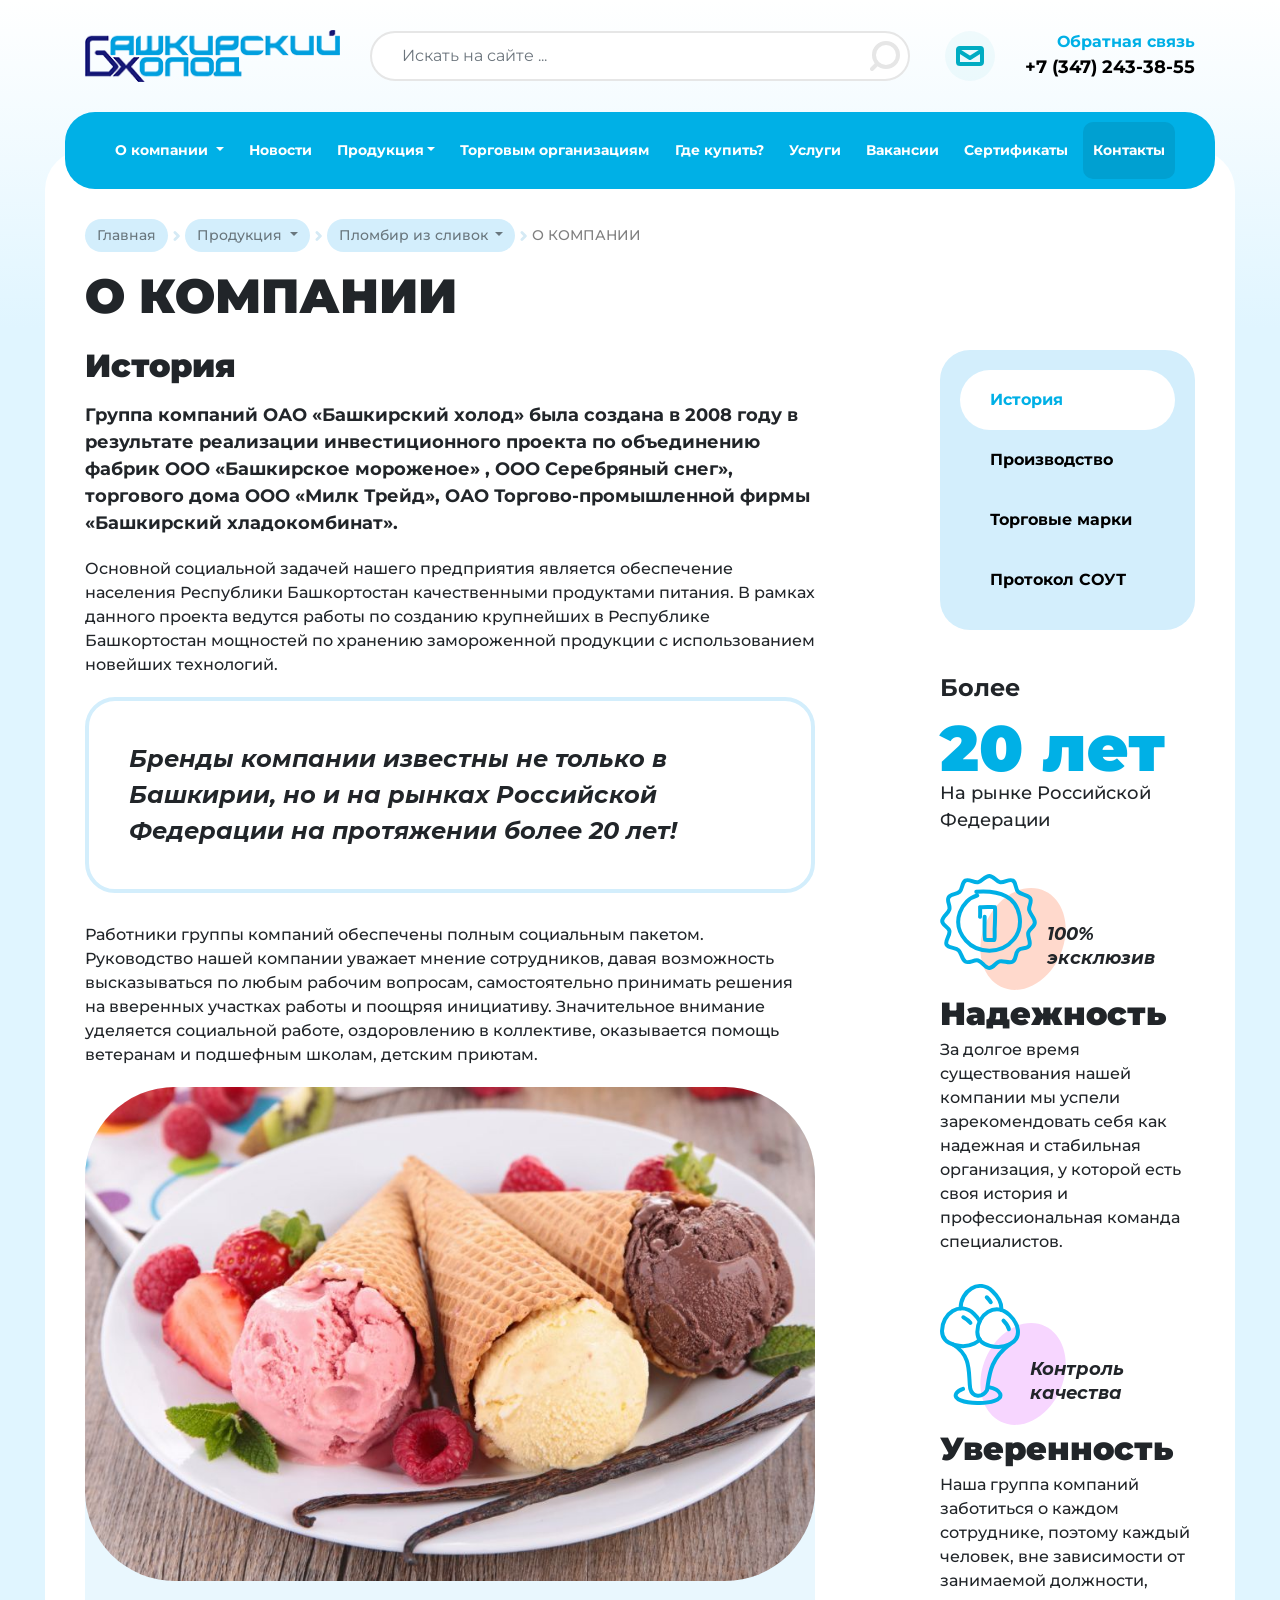
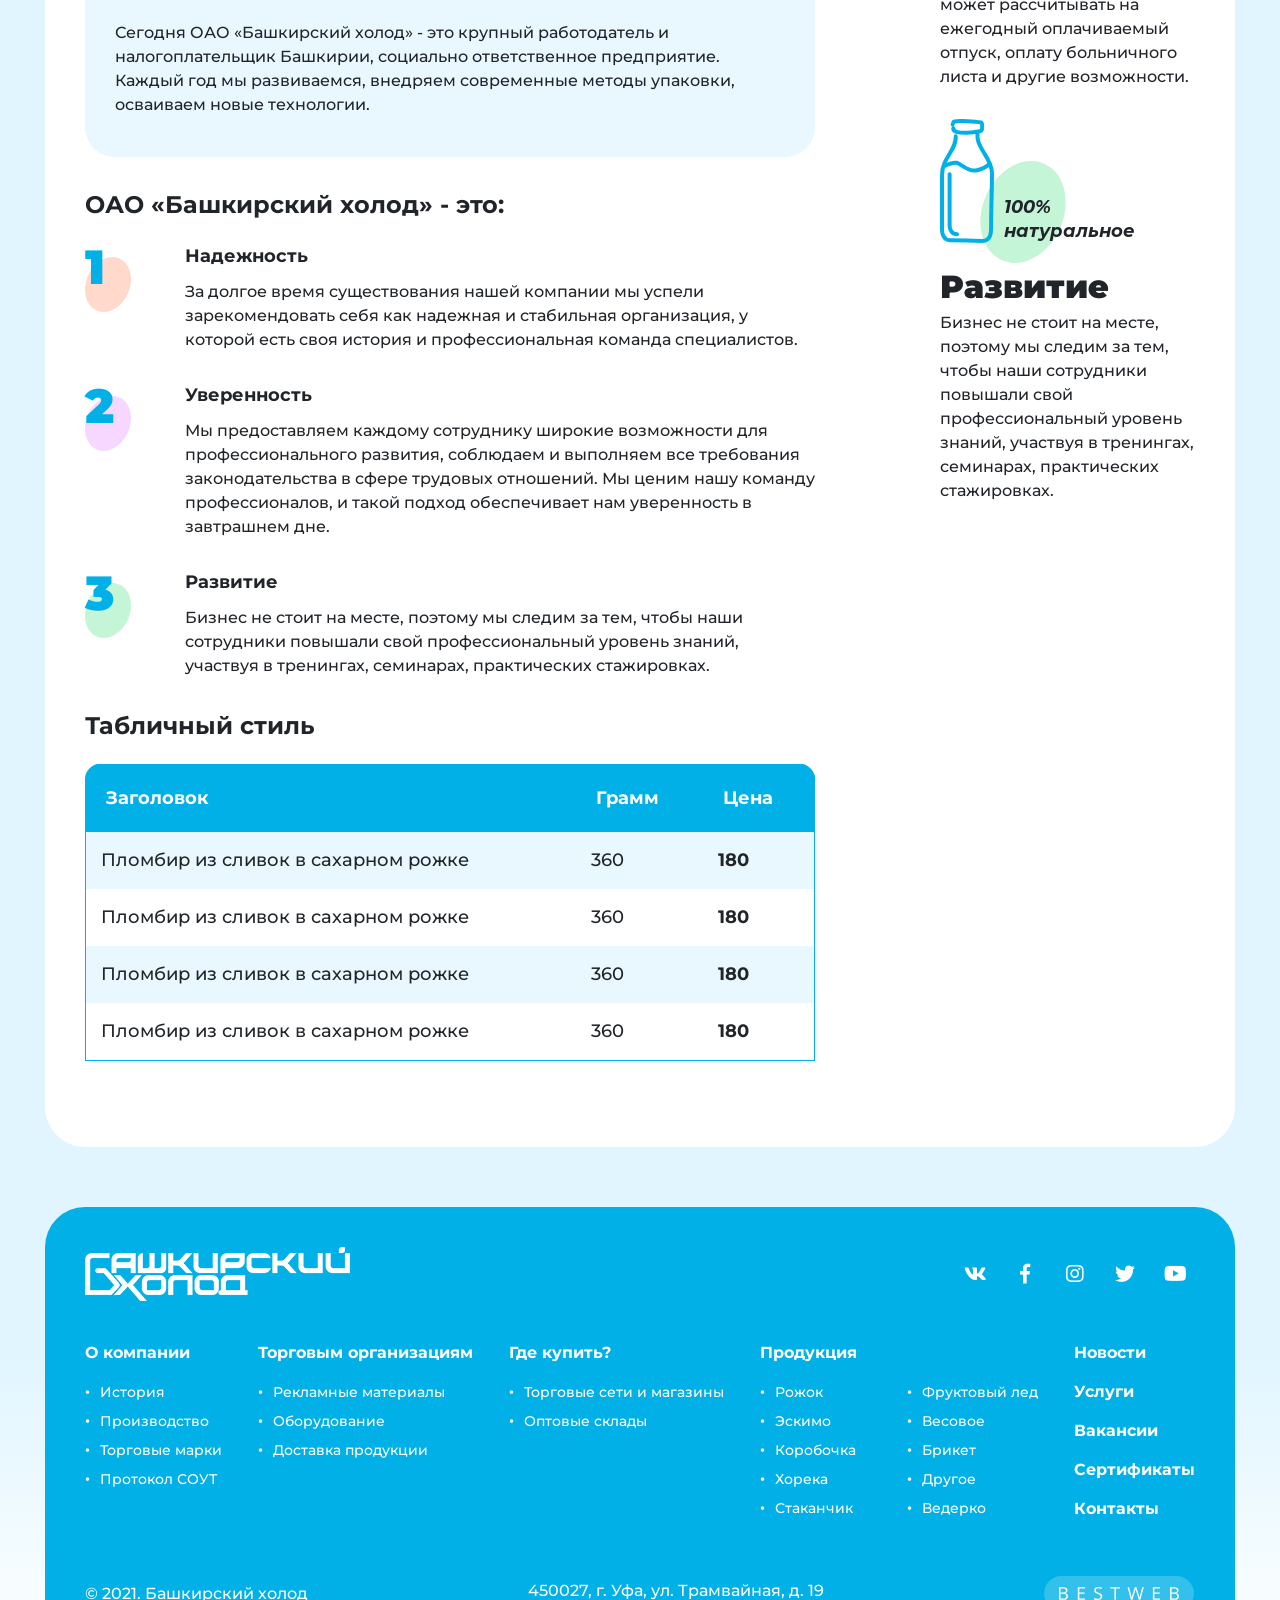
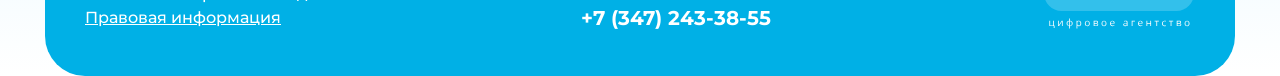
<file: about.html>
<!DOCTYPE html>
<html lang="ru">
	<head>
		<meta charset="utf-8">
		<meta name="viewport" content="width=device-width, initial-scale=1, shrink-to-fit=no">

		<link rel="preconnect" href="https://fonts.googleapis.com">
		<link rel="preconnect" href="https://fonts.gstatic.com" crossorigin>
		<link href="https://fonts.googleapis.com/css2?family=Montserrat:ital,wght@0,300;0,400;0,700;0,900;1,300;1,400;1,700;1,900&display=swap" rel="stylesheet">
		<link href="css/bootstrap.min.css" rel="stylesheet">
		<link href="css/slick.css" rel="stylesheet">
		<link href="css/brands.min.css" rel="stylesheet">
		<link href="css/fontawesome.min.css" rel="stylesheet">
		<link href="css/styles.css" rel="stylesheet">
		<link href="css/media.css" rel="stylesheet">

		<title>Башхолод</title>

		<script src="js/jquery.min.js"></script>
		<script src="js/popper.min.js"></script>
		<script src="js/bootstrap.min.js"></script>
		<script src="js/slick.min.js"></script>
		<script src="js/main.js"></script>
	</head>
	<body>

		<div class="bottom-fixed">
			<div class="bottom-fixed__row">
				<a href="#" class="bottom-fixed-item">
					<div class="bottom-fixed-item__icon">
						<i class="bf-phone-icon"></i>
					</div>
				</a>
				<div class="bottom-fixed-item">
					<div class="bottom-fixed-item__icon">
						<i class="bf-search-icon"></i>
					</div>
				</div>
				<div class="bottom-fixed-item">
					<div class="bottom-fixed-item__icon">
						<i class="bf-mail-icon"></i>
					</div>
				</div>
				<div class="bottom-fixed-item">
					<div class="mobile-burger">
						<div class="mobile-burger__btn">
							<i class="mob-burger-icon"></i>
						</div>
						<div class="mobile-burger__body">
							<div class="container">
								<div class="mobile-burger__nav">
									<div class="mobile-burger__close">
										<i class="mob-burger-close"></i>
									</div>
									<ul class="header-nav">
										<li class="dropdown">
											<a class="dropdown-toggle" href="#" role="button" id="dropdownMenuLink" data-bs-toggle="dropdown" aria-expanded="false">
												О компании
											</a>

											<ul class="dropdown-menu" aria-labelledby="dropdownMenuLink">
												<li><a class="dropdown-item active" href="#">История</a></li>
												<li><a class="dropdown-item" href="#">Производство</a></li>
												<li><a class="dropdown-item" href="#">Торговые марки</a></li>
												<li><a class="dropdown-item" href="#">Протокол СОУТ</a></li>
											</ul>
										</li>
										<li><a href="#">Новости</a></li>
										<li>
											<a href="#">Продукция</a>
										</li>
										<li><a href="#">Торговым организациям</a></li>
										<li><a href="#">Где купить?</a></li>
										<li><a href="#">Услуги</a></li>
										<li><a href="#">Вакансии</a></li>
										<li><a href="#">Сертификаты</a></li>
										<li class="active"><a href="#">Контакты</a></li>
									</ul>
								</div>
							</div>
						</div>
					</div>
				</div>
			</div>
		</div>

		<div class="wrapper">

			<header>
				<div class="header-top">
					<div class="container">
						<div class="row align-items-center">
							<div class="col-lg-3 col header-top__logo">
								<div class="logo-wr">
									<a href="#" class="logo"><img src="images/logo.png" alt="" title=""></a>
								</div>
							</div>
							<div class="col-lg-6 header-top__search">
								<div class="header-search">
									<form action="/search/" method="GET">
										<input type="text" class="form-control" name="q" placeholder="Искать на сайте ...">
										<button type="submit">
											<svg width="30" height="30" viewBox="0 0 30 30" fill="none" xmlns="http://www.w3.org/2000/svg">
												<path d="M15.9949 26.0011C22.6204 26.0011 27.9914 20.6301 27.9914 14.0047C27.9914 7.37928 22.6204 2.0083 15.9949 2.0083C9.36951 2.0083 3.99854 7.37928 3.99854 14.0047C3.99854 20.6301 9.36951 26.0011 15.9949 26.0011Z" stroke="#E6E6E6" stroke-width="3.9988" stroke-miterlimit="22.9256" stroke-linecap="round" stroke-linejoin="round"/>
												<path d="M2.0083 27.9918L6.99336 22.9888" stroke="#E6E6E6" stroke-width="3.9988" stroke-miterlimit="22.9256" stroke-linecap="round" stroke-linejoin="round"/>
											</svg>
										</button>
									</form>
								</div>
							</div>
							<div class="col-lg-3 col header-top__callback">
								<div class="callback-item">
									<a href="#" class="callback-item__icon">
										<svg width="28" height="20" viewBox="0 0 28 20" fill="none" xmlns="http://www.w3.org/2000/svg">
											<path d="M23.8911 1.98633H4.08157C2.9244 1.98633 1.98633 2.87567 1.98633 3.97272V15.9999C1.98633 17.097 2.9244 17.9863 4.08157 17.9863H23.8911C25.0483 17.9863 25.9863 17.097 25.9863 15.9999V3.97272C25.9863 2.87567 25.0483 1.98633 23.8911 1.98633Z" stroke="#00ACC2" stroke-width="4" stroke-miterlimit="22.9256" stroke-linecap="round" stroke-linejoin="round"/>
											<path d="M25.0068 5.00684L13.9864 12L2.99316 5.00684" stroke="#00ACC2" stroke-width="4" stroke-miterlimit="22.9256" stroke-linecap="round" stroke-linejoin="round"/>
										</svg>
									</a>
									<div class="callback-item__body">
										<div class="callback-item__label">
											<a href="#">Обратная связь</a>
										</div>
										<div class="callback-item__phone"><a href="#">+7 (347) 243-38-55</a></div>
									</div>
								</div>
							</div>
						</div>
					</div>
				</div>
				<div class="header-nav-wr">
					<div class="container">
						<ul class="header-nav">
							<li class="dropdown">
								<a class="dropdown-toggle" href="#" role="button" id="dropdownMenuLink" data-bs-toggle="dropdown" aria-expanded="false">
									О компании
								</a>

								<ul class="dropdown-menu" aria-labelledby="dropdownMenuLink">
									<li><a class="dropdown-item active" href="#">История</a></li>
									<li><a class="dropdown-item" href="#">Производство</a></li>
									<li><a class="dropdown-item" href="#">Торговые марки</a></li>
									<li><a class="dropdown-item" href="#">Протокол СОУТ</a></li>
								</ul>
							</li>
							<li><a href="#">Новости</a></li>
							<li class="big-drp">
								<a class="big-drp__btn" href="#">Продукция</a>
								<div class="big-drp__body">
									<div class="big-drp__title">Форматы</div>
									<div class="formats-items">
										<a href="#" class="formats-item">
											<div class="formats-item__icon">
												<img src="images/formats-img/formats-img-1.svg" alt="" title="">
											</div>
											<div class="formats-item__text">
												Рожок
											</div>
										</a>
										<div class="formats-item">
											<div class="formats-item__icon">
												<img src="images/formats-img/formats-img-2.svg" alt="" title="">
											</div>
											<div class="formats-item__text">
												Эскимо
											</div>
										</div>
										<div class="formats-item">
											<div class="formats-item__icon">
												<img src="images/formats-img/formats-img-3.svg" alt="" title="">
											</div>
											<div class="formats-item__text">
												Коробочка
											</div>
										</div>
										<div class="formats-item">
											<div class="formats-item__icon">
												<img src="images/formats-img/formats-img-4.svg" alt="" title="">
											</div>
											<div class="formats-item__text">
												Хорека
											</div>
										</div>
										<div class="formats-item">
											<div class="formats-item__icon">
												<img src="images/formats-img/formats-img-5.svg" alt="" title="">
											</div>
											<div class="formats-item__text">
												Стаканчик
											</div>
										</div>
										<div class="formats-item">
											<div class="formats-item__icon">
												<img src="images/formats-img/formats-img-6.svg" alt="" title="">
											</div>
											<div class="formats-item__text">
												Фруктовый
												лед
											</div>
										</div>
										<div class="formats-item">
											<div class="formats-item__icon">
												<img src="images/formats-img/formats-img-7.svg" alt="" title="">
											</div>
											<div class="formats-item__text">
												Весовое
											</div>
										</div>
										<div class="formats-item">
											<div class="formats-item__icon">
												<img src="images/formats-img/formats-img-8.svg" alt="" title="">
											</div>
											<div class="formats-item__text">
												Брикет
											</div>
										</div>
										<div class="formats-item">
											<div class="formats-item__icon">
												<img src="images/formats-img/formats-img-9.svg" alt="" title="">
											</div>
											<div class="formats-item__text">
												Другое
											</div>
										</div>
										<div class="formats-item">
											<div class="formats-item__icon">
												<img src="images/formats-img/formats-img-10.svg" alt="" title="">
											</div>
											<div class="formats-item__text">
												Ведерко
											</div>
										</div>
									</div>
									<div class="big-drp__title">Бренды</div>
									<div class="brands-items">
										<div class="brands-items__col">
											<a href="#" class="brands-item color-1">
												<div class="brands-item__img">
													<img src="images/brands-item/brands-item-img-1.png" alt="" title="">
												</div>
												<div class="brands-item__text">
													Пломбир
													из сливок
												</div>
											</a>
										</div>
										<div class="brands-items__col">
											<div class="brands-item color-2">
												<div class="brands-item__img">
													<img src="images/brands-item/brands-item-img-2.png" alt="" title="">
												</div>
												<div class="brands-item__text">
													Угостись
												</div>
											</div>
										</div>
										<div class="brands-items__col">
											<div class="brands-item color-3">
												<div class="brands-item__img">
													<img src="images/brands-item/brands-item-img-3.png" alt="" title="">
												</div>
												<div class="brands-item__text">
													Bon Ami
												</div>
											</div>
										</div>
										<div class="brands-items__col">
											<div class="brands-item color-4">
												<div class="brands-item__img">
													<img src="images/brands-item/brands-item-img-4.png" alt="" title="">
												</div>
												<div class="brands-item__text">
													Пломбир
													из молока
												</div>
											</div>
										</div>
										<div class="brands-items__col">
											<div class="brands-item color-5">
												<div class="brands-item__img">
													<img src="images/brands-item/brands-item-img-5.png" alt="" title="">
												</div>
												<div class="brands-item__text">
													Джага джага
												</div>
											</div>
										</div>
										<div class="brands-items__col">
											<div class="brands-item color-6">
												<div class="brands-item__img">
													<img src="images/brands-item/brands-item-img-6.png" alt="" title="">
												</div>
												<div class="brands-item__text">
													Пломбир
												</div>
											</div>
										</div>
										<div class="brands-items__col">
											<div class="brands-item color-7">
												<div class="brands-item__img">
													<img src="images/brands-item/brands-item-img-7.png" alt="" title="">
												</div>
												<div class="brands-item__text">
													Уплетайка
												</div>
											</div>
										</div>
										<div class="brands-items__col">
											<div class="brands-item color-1">
												<div class="brands-item__img">
													<img src="images/brands-item/brands-item-img-8.png" alt="" title="">
												</div>
												<div class="brands-item__text">
													Horeca
												</div>
											</div>
										</div>
										<div class="brands-items__col">
											<div class="brands-item color-2">
												<div class="brands-item__img">
													<img src="images/brands-item/brands-item-img-9.png" alt="" title="">
												</div>
												<div class="brands-item__text">
													Зефирное
													облако
												</div>
											</div>
										</div>
										<div class="brands-items__col">
											<div class="brands-item color-3">
												<div class="brands-item__img">
													<img src="images/brands-item/brands-item-img-10.png" alt="" title="">
												</div>
												<div class="brands-item__text">
													Полонез
												</div>
											</div>
										</div>
									</div>
								</div>
							</li>
							<li><a href="#">Торговым организациям</a></li>
							<li><a href="#">Где купить?</a></li>
							<li><a href="#">Услуги</a></li>
							<li><a href="#">Вакансии</a></li>
							<li><a href="#">Сертификаты</a></li>
							<li class="active"><a href="#">Контакты</a></li>
						</ul>
					</div>
				</div>
			</header>

			<main>
				<div class="inner-page">
					<div class="container">
						<ul class="drp-breadcrumb">
							<li>
								<a href="#">Главная</a>
							</li>
							<li class="dropdown">
								<a class="dropdown-toggle" href="#" role="button" id="dropdownMenuLink" data-bs-toggle="dropdown" aria-expanded="false">
									Продукция
								</a>

								<ul class="dropdown-menu" aria-labelledby="dropdownMenuLink">
									<li><a class="dropdown-item active" href="#">Action</a></li>
									<li><a class="dropdown-item" href="#">Another action</a></li>
									<li><a class="dropdown-item" href="#">Something else here</a></li>
								</ul>
							</li>
							<li class="dropdown">
								<a class="dropdown-toggle" href="#" role="button" id="dropdownMenuLink" data-bs-toggle="dropdown" aria-expanded="false">
									Пломбир из сливок
								</a>

								<ul class="dropdown-menu" aria-labelledby="dropdownMenuLink">
									<li><a class="dropdown-item" href="#">Action</a></li>
									<li><a class="dropdown-item" href="#">Another action</a></li>
									<li><a class="dropdown-item" href="#">Something else here</a></li>
								</ul>
							</li>
							<li>
								<span>О КОМПАНИИ</span>
							</li>
						</ul>
						<div class="inner-page__title">О КОМПАНИИ</div>
						<div class="inner-page-white ml100">
							<div class="about">
								<div class="row">
									<div class="col-lg-8">
										<div class="page__title">История</div>
										<div class="page__desc">
											Группа компаний ОАО «Башкирский холод» была создана в 2008 году в результате реализации инвестиционного проекта по объединению фабрик ООО «Башкирское мороженое» , ООО Серебряный снег», торгового дома ООО «Милк Трейд», ОАО Торгово-промышленной фирмы «Башкирский хладокомбинат».
										</div>
										<div class="page__text">
											Основной социальной задачей нашего предприятия является обеспечение населения Республики Башкортостан качественными продуктами питания. В рамках данного проекта ведутся работы по созданию крупнейших в Республике Башкортостан мощностей по хранению замороженной продукции с использованием новейших технологий.
										</div>
										<div class="page-well">
											Бренды компании известны не только в Башкирии, но и на рынках Российской Федерации на протяжении более 20 лет!
										</div>
										<div class="page__text">
											Работники группы компаний обеспечены полным социальным пакетом. Руководство нашей компании уважает мнение сотрудников, давая возможность высказываться по любым рабочим вопросам, самостоятельно принимать решения на вверенных участках работы и поощряя инициативу. Значительное внимание уделяется социальной работе, оздоровлению в коллективе, оказывается помощь ветеранам и подшефным школам, детским приютам.
										</div>
										<div class="page-img">
											<div class="page-img__img">
												<img src="images/page-img.jpg" alt="" title="">
											</div>
											<div class="page-img__desc">
												Сегодня ОАО «Башкирский холод» -  это крупный работодатель и налогоплательщик Башкирии, социально ответственное предприятие. Каждый год мы развиваемся, внедряем современные методы упаковки, осваиваем новые технологии.
											</div>
										</div>
										<div class="page__sub">ОАО «Башкирский холод»  - это:</div>
										<div class="page-num-list">
											<div class="page-num-list-item">
												<div class="page-num-list-item__num">
													<svg width="46" height="55" viewBox="0 0 46 55" fill="none" xmlns="http://www.w3.org/2000/svg">
														<path d="M18.6252 54.9514C31.0932 54.9514 43.1621 42.6621 45.5819 27.5025C48.0016 12.343 39.8559 0.0537109 27.3879 0.0537109C14.9198 0.0537109 2.8509 12.343 0.431152 27.5025C-1.9886 42.6621 6.15714 54.9514 18.6252 54.9514Z" fill="#FFD9CC"/>
													</svg>
													<span>1</span>
												</div>
												<div class="page-num-list-item__body">
													<div class="page-num-list-item__title">Надежность</div>
													<div class="page-num-list-item__text">
														За долгое время существования нашей компании  мы успели зарекомендовать себя как надежная и стабильная организация, у которой есть своя история и профессиональная команда специалистов.
													</div>
												</div>
											</div>
											<div class="page-num-list-item">
												<div class="page-num-list-item__num">
													<svg width="46" height="55" viewBox="0 0 46 55" fill="none" xmlns="http://www.w3.org/2000/svg">
														<path d="M18.6252 54.9514C31.0932 54.9514 43.1621 42.6621 45.5819 27.5025C48.0016 12.343 39.8559 0.0537109 27.3879 0.0537109C14.9198 0.0537109 2.8509 12.343 0.431152 27.5025C-1.9886 42.6621 6.15714 54.9514 18.6252 54.9514Z" fill="#F7D6FF"/>
													</svg>
													<span>2</span>
												</div>
												<div class="page-num-list-item__body">
													<div class="page-num-list-item__title">Уверенность</div>
													<div class="page-num-list-item__text">
														Мы предоставляем каждому сотруднику широкие возможности для профессионального развития, соблюдаем и выполняем все требования законодательства в сфере трудовых отношений. Мы ценим нашу команду профессионалов, и такой подход обеспечивает нам уверенность в завтрашнем дне.
													</div>
												</div>
											</div>
											<div class="page-num-list-item">
												<div class="page-num-list-item__num">
													<svg width="46" height="55" viewBox="0 0 46 55" fill="none" xmlns="http://www.w3.org/2000/svg">
														<path d="M18.6252 54.9514C31.0932 54.9514 43.1621 42.6621 45.5819 27.5025C48.0016 12.343 39.8559 0.0537109 27.3879 0.0537109C14.9198 0.0537109 2.8509 12.343 0.431152 27.5025C-1.9886 42.6621 6.15714 54.9514 18.6252 54.9514Z" fill="#C4F5D7"/>
													</svg>
													<span>3</span>
												</div>
												<div class="page-num-list-item__body">
													<div class="page-num-list-item__title">Развитие</div>
													<div class="page-num-list-item__text">
														Бизнес не стоит на месте, поэтому мы следим за тем, чтобы наши сотрудники повышали свой профессиональный уровень знаний, участвуя в тренингах, семинарах, практических стажировках.
													</div>
												</div>
											</div>
										</div>

										<div class="page__sub">Табличный стиль</div>
										<div class="custom-table table-responsive">
											<table class="table">
												<thead>
													<tr>
														<th>Заголовок</th>
														<th>Грамм</th>
														<th>Цена</th>
													</tr>
												</thead>
												<tbody>
													<tr>
														<td>Пломбир из сливок в сахарном рожке</td>
														<td>360</td>
														<td><b>180</b></td>
													</tr>
													<tr>
														<td>Пломбир из сливок в сахарном рожке</td>
														<td>360</td>
														<td><b>180</b></td>
													</tr>
													<tr>
														<td>Пломбир из сливок в сахарном рожке</td>
														<td>360</td>
														<td><b>180</b></td>
													</tr>
													<tr>
														<td>Пломбир из сливок в сахарном рожке</td>
														<td>360</td>
														<td><b>180</b></td>
													</tr>
												</tbody>
											</table>
										</div>
									</div>
									<div class="col-lg-4 col-xl-3 offset-xl-1">
										<div class="about-right">
											<ul class="about-nav">
												<li class="active"><a href="#">История</a></li>
												<li><a href="#">Производство</a></li>
												<li><a href="#">Торговые марки</a></li>
												<li><a href="#">Протокол СОУТ</a></li>
											</ul>
											<div class="main-about-text">
												<div class="main-about-text__label">Более</div>
												<div class="main-about-text__title">20 лет</div>
												<div class="main-about-text__text">
													На рынке Российской
													Федерации
												</div>
											</div>
											<div class="about-plus">
												<div class="about-plus-item">
													<div class="about-plus-item__top">
														<svg width="86" height="102" viewBox="0 0 46 55" fill="none" xmlns="http://www.w3.org/2000/svg">
															<path d="M18.6252 54.9514C31.0932 54.9514 43.1621 42.6621 45.5819 27.5025C48.0016 12.343 39.8559 0.0537109 27.3879 0.0537109C14.9198 0.0537109 2.8509 12.343 0.431152 27.5025C-1.9886 42.6621 6.15714 54.9514 18.6252 54.9514Z" fill="#FFD9CC"/>
														</svg>

														<div class="about-plus-item__icon">
															<img src="images/about-plus-item-img-1.svg" alt="" title="">
														</div>
														<div class="about-plus-item__name">
															<span>100%</span>
															<span>эксклюзив</span>
														</div>
													</div>
													<div class="about-plus-item__body">
														<div class="about-plus-item__title">Надежность</div>
														<div class="about-plus-item__text">
															За долгое время существования нашей компании  мы успели зарекомендовать себя как надежная и стабильная организация, у которой есть своя история и профессиональная команда специалистов.
														</div>
													</div>
												</div>
												<div class="about-plus-item">
													<div class="about-plus-item__top">
														<svg width="86" height="102" viewBox="0 0 46 55" fill="none" xmlns="http://www.w3.org/2000/svg">
															<path d="M18.6252 54.9514C31.0932 54.9514 43.1621 42.6621 45.5819 27.5025C48.0016 12.343 39.8559 0.0537109 27.3879 0.0537109C14.9198 0.0537109 2.8509 12.343 0.431152 27.5025C-1.9886 42.6621 6.15714 54.9514 18.6252 54.9514Z" fill="#F7D6FF"/>
														</svg>

														<div class="about-plus-item__icon">
															<img src="images/about-plus-item-img-2.svg" alt="" title="">
														</div>
														<div class="about-plus-item__name">
															<span>Контроль</span>
															<span>качества</span>
														</div>
													</div>
													<div class="about-plus-item__body">
														<div class="about-plus-item__title">Уверенность</div>
														<div class="about-plus-item__text">
															Наша группа компаний заботиться о каждом сотруднике, поэтому каждый человек, вне зависимости от занимаемой должности, может рассчитывать на ежегодный оплачиваемый отпуск, оплату больничного листа и другие возможности.
														</div>
													</div>
												</div>
												<div class="about-plus-item">
													<div class="about-plus-item__top">
														<svg width="86" height="102" viewBox="0 0 46 55" fill="none" xmlns="http://www.w3.org/2000/svg">
															<path d="M18.6252 54.9514C31.0932 54.9514 43.1621 42.6621 45.5819 27.5025C48.0016 12.343 39.8559 0.0537109 27.3879 0.0537109C14.9198 0.0537109 2.8509 12.343 0.431152 27.5025C-1.9886 42.6621 6.15714 54.9514 18.6252 54.9514Z" fill="#C4F5D7"/>
														</svg>

														<div class="about-plus-item__icon">
															<img src="images/about-plus-item-img-3.svg" alt="" title="">
														</div>
														<div class="about-plus-item__name">
															<span>100%</span>
															<span>натуральное</span>
														</div>
													</div>
													<div class="about-plus-item__body">
														<div class="about-plus-item__title">Развитие</div>
														<div class="about-plus-item__text">
															Бизнес не стоит на месте, поэтому мы следим за тем, чтобы наши сотрудники повышали свой профессиональный уровень знаний, участвуя в тренингах, семинарах, практических стажировках.
														</div>
													</div>
												</div>
											</div>
										</div>
									</div>
								</div>
							</div>
						</div>
					</div>
				</div>
			</main>

			<footer>
				<div class="footer-top-wr">
					<div class="container">
						<div class="footer-top ml100">
							<div class="footer-top__row">
								<div class="footer-top__logo">
									<a href="#"><img src="images/footer-logo.png" alt="" title=""></a>
								</div>
								<div class="soc">
									<ul>
										<li><a href="#"><i class="fab fa-vk"></i></a></li>
										<li><a href="#"><i class="fab fa-facebook-f"></i></a></li>
										<li><a href="#"><i class="fab fa-instagram"></i></a></li>
										<li><a href="#"><i class="fab fa-twitter"></i></a></li>
										<li><a href="#"><i class="fab fa-youtube"></i></a></li>
									</ul>
								</div>
							</div>
							<div class="footer-top-lists">
								<div class="footer-top-lists__col">
									<div class="footer-top-list__title"><a href="#">О компании</a></div>
									<ul class="footer-top-list">
										<li><a href="#">История</a></li>
										<li><a href="#">Производство</a></li>
										<li><a href="#">Торговые марки</a></li>
										<li><a href="#">Протокол СОУТ</a></li>
									</ul>
								</div>
								<div class="footer-top-lists__col">
									<div class="footer-top-list__title">Торговым организациям</div>
									<ul class="footer-top-list">
										<li><a href="#">Рекламные материалы</a></li>
										<li><a href="#">Оборудование</a></li>
										<li><a href="#">Доставка продукции</a></li>
									</ul>
								</div>
								<div class="footer-top-lists__col">
									<div class="footer-top-list__title">Где купить?</div>
									<ul class="footer-top-list">
										<li><a href="#">Торговые сети и магазины</a></li>
										<li><a href="#">Оптовые склады</a></li>
									</ul>
								</div>
								<div class="footer-top-lists__col">
									<div class="footer-top-list__title">Продукция</div>
									<ul class="footer-top-list col2">
										<li><a href="#">Рожок</a></li>
										<li><a href="#">Эскимо</a></li>
										<li><a href="#">Коробочка</a></li>
										<li><a href="#">Хорека</a></li>
										<li><a href="#">Стаканчик</a></li>
										<li><a href="#">Фруктовый лед</a></li>
										<li><a href="#">Весовое</a></li>
										<li><a href="#">Брикет</a></li>
										<li><a href="#">Другое</a></li>
										<li><a href="#">Ведерко</a></li>
									</ul>
								</div>
								<div class="footer-top-lists__col">
									<div class="footer-top-list__title"><a href="#">Новости</a></div>
									<div class="footer-top-list__title"><a href="#">Услуги</a></div>
									<div class="footer-top-list__title"><a href="#">Вакансии</a></div>
									<div class="footer-top-list__title"><a href="#">Сертификаты</a></div>
									<div class="footer-top-list__title"><a href="#">Контакты</a></div>
								</div>
							</div>
							<div class="footer-top__row">
								<div class="soc in-mobile">
									<ul>
										<li><a href="#"><i class="fab fa-vk"></i></a></li>
										<li><a href="#"><i class="fab fa-facebook-f"></i></a></li>
										<li><a href="#"><i class="fab fa-instagram"></i></a></li>
										<li><a href="#"><i class="fab fa-twitter"></i></a></li>
										<li><a href="#"><i class="fab fa-youtube"></i></a></li>
									</ul>
								</div>
								<div class="footer-top__text">
									<div>© 2021. Башкирский холод</div>
									<a href="#">Правовая информация</a>
								</div>
								<div class="footer-top__center">
									<div class="footer-top__text">450027, г. Уфа, ул. Трамвайная, д. 19</div>
									<div class="footer-top__phone">
										<a href="#">+7 (347) 243-38-55</a>
									</div>
								</div>
								<div class="footer-top__bw">
									<a class="bestweb"  href="https://bestweb.ru/" target="_blank" title="Разработка сайта, поддержка сайта Bestweb г.Уфа"><span>Bestweb - разработка сайта, поддержка сайта, г.Уфа</span>
										<svg width="151" height="60" viewBox="0 0 151 60" fill="none" xmlns="http://www.w3.org/2000/svg">
											<path class="bw-logo" fill-rule="evenodd" clip-rule="evenodd" d="M17.5012 0H132.502C142.127 0 150.002 7.87492 150.002 17.4999C150.002 27.125 142.127 34.9999 132.502 34.9999H17.5012C7.87615 34.9999 0.0012207 27.1249 0.0012207 17.4999C0.0012207 7.87491 7.87617 0 17.5012 0Z" fill="white" fill-opacity="0.2"/>
											<path class="bw-logo-text" d="M15.0012 11.1831H18.656C20.372 11.1831 21.6136 11.434 22.3807 11.9357C23.1477 12.4374 23.5312 13.2286 23.5312 14.312C23.5312 15.0617 23.3169 15.6817 22.8909 16.1687C22.462 16.6557 21.8398 16.9717 21.0183 17.1163V17.2019C22.9816 17.5296 23.9664 18.539 23.9664 20.2276C23.9664 21.358 23.5735 22.2408 22.7914 22.8754C22.0122 23.5098 20.9186 23.8259 19.5137 23.8259H15.0012V11.1831V11.1831ZM16.5053 16.5967H18.9822C20.0452 16.5967 20.81 16.4346 21.2752 16.1069C21.7403 15.782 21.9728 15.233 21.9728 14.4597C21.9728 13.7513 21.716 13.2405 21.1964 12.9247C20.6771 12.6118 19.849 12.4522 18.7166 12.4522H16.5053V16.5967V16.5967ZM16.5053 17.8425V22.5716H19.2028C20.2482 22.5716 21.0334 22.3737 21.562 21.9811C22.0907 21.5854 22.3532 20.9655 22.3532 20.1241C22.3532 19.3389 22.0844 18.7635 21.5439 18.3944C21.0061 18.0257 20.1847 17.8425 19.0789 17.8425H16.5053V17.8425ZM41.0219 23.8259H33.8088V11.1831H41.0219V12.4876H35.3129V16.5612H40.674V17.8601H35.3129V22.5123H41.0219V23.8259V23.8259ZM58.2523 20.4609C58.2523 21.5738 57.8385 22.4415 57.0139 23.0645C56.1864 23.687 55.0659 23.9999 53.6488 23.9999C52.1179 23.9999 50.9369 23.8052 50.112 23.4186V22.0018C50.6407 22.2201 51.2207 22.3944 51.8457 22.5211C52.471 22.6481 53.0904 22.7099 53.7032 22.7099C54.7061 22.7099 55.4613 22.5242 55.969 22.152C56.4764 21.7801 56.7298 21.2637 56.7298 20.5995C56.7298 20.1627 56.6394 19.8024 56.4611 19.5221C56.28 19.2446 55.9778 18.9849 55.558 18.7485C55.1353 18.5126 54.495 18.2439 53.6338 17.946C52.4288 17.5236 51.5679 17.0247 51.0546 16.449C50.5378 15.8736 50.2782 15.1207 50.2782 14.191C50.2782 13.217 50.6529 12.4434 51.4018 11.8649C52.151 11.2894 53.1417 11 54.377 11C55.6606 11 56.8449 11.2302 57.9232 11.6939L57.4549 12.9721C56.3888 12.535 55.3496 12.3167 54.3408 12.3167C53.5434 12.3167 52.9212 12.482 52.4742 12.8153C52.0243 13.1521 51.8006 13.6152 51.8006 14.2088C51.8006 14.6485 51.882 15.0056 52.0481 15.286C52.2142 15.5666 52.4923 15.8234 52.8849 16.0564C53.2778 16.2897 53.8787 16.5465 54.6852 16.83C56.0415 17.3023 56.9778 17.8099 57.4849 18.3502C57.9957 18.8933 58.2523 19.5961 58.2523 20.4609V20.4609ZM71.943 23.8259H70.4389V12.4876H66.3429V11.1831H76.0419V12.4876H71.943V23.8259ZM96.3416 23.8259H94.8554L92.2458 15.3599C92.1217 14.9852 91.9828 14.5127 91.8289 13.9401C91.6749 13.3703 91.5964 13.0279 91.5902 12.9128C91.4604 13.6745 91.2551 14.507 90.9711 15.4101L88.4398 23.8259H86.9539L83.5103 11.1831H85.102L87.1469 18.9908C87.4309 20.0858 87.6364 21.0777 87.7663 21.9663C87.9264 20.9124 88.162 19.8792 88.4761 18.8698L90.7931 11.1831H92.3876L94.8191 18.9406C95.1031 19.8319 95.3418 20.8413 95.538 21.9663C95.6497 21.1486 95.8614 20.1508 96.1724 18.973L98.208 11.1831H99.803L96.3416 23.8259ZM116.106 23.8259H108.893V11.1831H116.106V12.4876H110.397V16.5612H115.759V17.8601H110.397V22.5123H116.106V23.8259V23.8259ZM126.036 11.1831H129.691C131.407 11.1831 132.648 11.4339 133.415 11.9357C134.183 12.4374 134.566 13.2286 134.566 14.312C134.566 15.0617 134.352 15.6817 133.926 16.1687C133.497 16.6556 132.875 16.9717 132.053 17.1163V17.2019C134.017 17.5296 135.001 18.539 135.001 20.2276C135.001 21.358 134.608 22.2407 133.826 22.8754C133.047 23.5098 131.953 23.8259 130.549 23.8259H126.036V11.1831V11.1831ZM127.541 16.5967H130.018C131.081 16.5967 131.845 16.4345 132.31 16.1069C132.775 15.782 133.007 15.2329 133.007 14.4596C133.007 13.7513 132.751 13.2405 132.231 12.9247C131.712 12.6117 130.884 12.4521 129.752 12.4521H127.541V16.5967V16.5967ZM127.541 17.8425V22.5715H130.238C131.283 22.5715 132.068 22.3737 132.597 21.9811C133.125 21.5854 133.388 20.9654 133.388 20.1241C133.388 19.3389 133.119 18.7635 132.579 18.3944C132.041 18.0256 131.219 17.8425 130.114 17.8425H127.541V17.8425Z" fill="white"/>
											<path class="bw-text" d="M10.5575 51.9481H9.74769V50.0983H5.33923V44.7464H6.14912V49.3998H8.99085V44.7464H9.80096V49.3998H10.5575V51.9481ZM14.8444 44.7465V48.1398L14.8092 49.0282L14.7945 49.3065L17.6909 44.7465H18.7009V50.0983H17.9443V46.8265L17.9593 46.1816L17.9826 45.5484L15.0927 50.0983H14.0827V44.7465H14.8444V44.7465ZM28.636 47.4181C28.636 48.2283 28.4062 48.8731 27.9461 49.3533C27.4844 49.8332 26.8412 50.1082 26.0143 50.1765V52.5001H25.2127V50.1765C24.406 50.115 23.7678 49.8383 23.2993 49.3465C22.831 48.855 22.596 48.2115 22.596 47.4181C22.596 46.6066 22.8293 45.9634 23.2962 45.4832C23.7644 45.005 24.4127 44.7331 25.2427 44.6682V42.5H26.0143V44.6682C26.831 44.7433 27.4727 45.0248 27.9379 45.5132C28.4028 46.0016 28.6361 46.6366 28.6361 47.4181L28.636 47.4181ZM23.4461 47.4181C23.4461 48.0432 23.5893 48.5333 23.8761 48.8865C24.1627 49.2416 24.6177 49.4483 25.2427 49.5067V45.3466C24.6412 45.4032 24.191 45.5983 23.8928 45.935C23.5943 46.2732 23.4461 46.7667 23.4461 47.4181V47.4181ZM27.7962 47.4181C27.7962 46.1717 27.2029 45.4832 26.0143 45.3565V49.5067C26.6329 49.4449 27.0844 49.2365 27.3696 48.8833C27.6545 48.5282 27.7962 48.04 27.7962 47.4181V47.4181ZM35.0262 50.1966C34.6779 50.1966 34.3595 50.1317 34.0712 50.0033C33.7829 49.8749 33.5411 49.6765 33.3461 49.41H33.288C33.3263 49.7215 33.3461 50.0183 33.3461 50.2984V52.5001H32.5363V44.7465H33.1945L33.3079 45.4798H33.3461C33.5544 45.1867 33.7962 44.9749 34.0729 44.8448C34.3496 44.715 34.6679 44.6481 35.0262 44.6481C35.7363 44.6481 36.2828 44.8916 36.6695 45.3766C37.0547 45.8616 37.248 46.5416 37.248 47.4181C37.248 48.2966 37.0513 48.98 36.6596 49.4667C36.2664 49.9531 35.723 50.1966 35.0262 50.1966ZM34.908 45.3383C34.3612 45.3383 33.9663 45.4883 33.7228 45.7916C33.4779 46.0949 33.3529 46.5765 33.3461 47.2367V47.4181C33.3461 48.1699 33.4711 48.7082 33.7228 49.0316C33.9728 49.355 34.3746 49.5166 34.9279 49.5166C35.3913 49.5166 35.753 49.3298 36.0147 48.9551C36.2763 48.5817 36.4078 48.065 36.4078 47.4082C36.4078 46.7398 36.2763 46.2281 36.0147 45.8715C35.753 45.5149 35.3845 45.3383 34.908 45.3383V45.3383ZM45.7664 47.4181C45.7664 48.29 45.5464 48.9715 45.1082 49.4616C44.6682 49.9517 44.0616 50.1966 43.2866 50.1966C42.8082 50.1966 42.3832 50.0832 42.0116 49.8582C41.6414 49.6348 41.3548 49.3117 41.1533 48.8916C40.9497 48.4715 40.8497 47.9799 40.8497 47.4181C40.8497 46.545 41.0683 45.865 41.5048 45.3783C41.9399 44.8916 42.5465 44.6481 43.3198 44.6481C44.0698 44.6481 44.6631 44.8981 45.1048 45.3964C45.5464 45.8948 45.7664 46.5683 45.7664 47.4181V47.4181ZM41.6899 47.4181C41.6899 48.1015 41.8265 48.6217 42.0998 48.98C42.373 49.3383 42.7747 49.5166 43.3065 49.5166C43.8366 49.5166 44.2399 49.3383 44.5149 48.9834C44.7898 48.6265 44.9265 48.1049 44.9265 47.4181C44.9265 46.7367 44.7898 46.2199 44.5149 45.8667C44.2399 45.5149 43.8332 45.3383 43.2966 45.3383C42.7648 45.3383 42.3648 45.5115 42.095 45.8599C41.8248 46.2083 41.6899 46.7282 41.6899 47.4181V47.4181ZM54.0118 46.0898C54.0118 46.4382 53.9117 46.7015 53.7116 46.8832C53.5117 47.0632 53.23 47.1848 52.87 47.2466V47.29C53.3249 47.3532 53.6583 47.4867 53.8683 47.6917C54.0784 47.8966 54.1833 48.1801 54.1833 48.5401C54.1833 49.0384 53.9999 49.4233 53.6333 49.6932C53.2665 49.9633 52.7333 50.0983 52.03 50.0983H49.6716V44.7465H52.0198C53.3482 44.7465 54.0117 45.1949 54.0117 46.0898L54.0118 46.0898ZM53.3717 48.4865C53.3717 48.1965 53.2617 47.9865 53.0432 47.8549C52.8232 47.7231 52.4584 47.6565 51.9515 47.6565H50.4815V49.4199H51.9716C52.9048 49.4199 53.3717 49.1081 53.3717 48.4865ZM53.2217 46.1683C53.2217 45.9067 53.12 45.7233 52.9199 45.6133C52.72 45.505 52.4167 45.45 52.0099 45.45H50.4815V46.9583H51.8532C52.3549 46.9583 52.7084 46.8965 52.9133 46.7732C53.1183 46.6499 53.2217 46.4484 53.2217 46.1683V46.1683ZM62.4616 47.4181C62.4616 48.29 62.2416 48.9715 61.8034 49.4616C61.3634 49.9517 60.7568 50.1966 59.9818 50.1966C59.5033 50.1966 59.0784 50.0832 58.7068 49.8582C58.3366 49.6348 58.05 49.3117 57.8485 48.8916C57.6449 48.4715 57.5449 47.9799 57.5449 47.4181C57.5449 46.545 57.7634 45.865 58.1999 45.3783C58.6351 44.8916 59.2417 44.6481 60.015 44.6481C60.765 44.6481 61.3583 44.8981 61.8 45.3964C62.2416 45.8948 62.4616 46.5683 62.4616 47.4181V47.4181ZM58.3851 47.4181C58.3851 48.1015 58.5217 48.6217 58.7949 48.98C59.0682 49.3383 59.4699 49.5166 60.0017 49.5166C60.5318 49.5166 60.9351 49.3383 61.2101 48.9834C61.485 48.6265 61.6217 48.1049 61.6217 47.4181C61.6217 46.7367 61.485 46.2199 61.2101 45.8667C60.9351 45.5149 60.5284 45.3383 59.9918 45.3383C59.46 45.3383 59.06 45.5115 58.7902 45.8599C58.52 46.2083 58.3851 46.7282 58.3851 47.4181V47.4181ZM68.6269 50.1966C67.8352 50.1966 67.2119 49.9548 66.7552 49.4732C66.2968 48.9916 66.0684 48.3232 66.0684 47.4666C66.0684 46.6032 66.2801 45.9183 66.7051 45.4098C67.1303 44.9032 67.7003 44.6481 68.4169 44.6481C69.087 44.6481 69.6185 44.8698 70.0085 45.31C70.4003 45.7516 70.5953 46.3333 70.5953 47.0567V47.5683H66.9086C66.9253 48.1965 67.0835 48.6733 67.3837 48.9998C67.6853 49.325 68.1102 49.4883 68.657 49.4883C69.2318 49.4883 69.8019 49.3683 70.3651 49.1266V49.85C70.0786 49.9733 69.8084 50.0617 69.5519 50.115C69.2968 50.1683 68.9886 50.1966 68.6269 50.1966ZM68.407 45.3281C67.977 45.3281 67.6351 45.4682 67.3803 45.7482C67.1234 46.0283 66.9735 46.4149 66.9284 46.9099H69.7251C69.7251 46.3982 69.612 46.0065 69.3835 45.7349C69.1553 45.4633 68.8302 45.3281 68.407 45.3281ZM82.9467 50.0983L82.7868 49.3366H82.7469C82.4802 49.6717 82.2134 49.8981 81.9484 50.0183C81.6836 50.1365 81.3519 50.1966 80.9551 50.1966C80.425 50.1966 80.0086 50.06 79.7067 49.785C79.4068 49.5115 79.2552 49.1232 79.2552 48.6183C79.2552 47.5383 80.12 46.9717 81.8486 46.9198L82.7568 46.89V46.5584C82.7568 46.1383 82.667 45.8282 82.4853 45.6283C82.3053 45.4282 82.017 45.3281 81.6184 45.3281C81.1734 45.3281 80.6685 45.465 80.1053 45.7383L79.8567 45.1184C80.12 44.9749 80.4086 44.8616 80.7235 44.7816C81.0368 44.7 81.3519 44.6583 81.6686 44.6583C82.3052 44.6583 82.7787 44.8 83.0868 45.0832C83.3935 45.3667 83.5485 45.8216 83.5485 46.4467V50.0983H82.9467V50.0983ZM81.1167 49.5265C81.6201 49.5265 82.017 49.3882 82.3053 49.1115C82.5935 48.8349 82.737 48.4482 82.737 47.9499V47.4666L81.9268 47.5C81.2819 47.5233 80.8167 47.6233 80.5336 47.8016C80.2484 47.9782 80.1053 48.2549 80.1053 48.6282C80.1053 48.9216 80.1934 49.145 80.3717 49.2983C80.5486 49.45 80.7969 49.5265 81.1167 49.5265ZM90.9234 45.4398H88.5117V50.0983H87.7018V44.7465H90.9234V45.4398ZM96.6287 50.1966C95.837 50.1966 95.2137 49.9548 94.757 49.4732C94.2986 48.9916 94.0702 48.3232 94.0702 47.4666C94.0702 46.6032 94.2819 45.9183 94.7068 45.4098C95.132 44.9032 95.702 44.6481 96.4186 44.6481C97.0887 44.6481 97.6202 44.8698 98.0103 45.31C98.402 45.7516 98.5971 46.3333 98.5971 47.0567V47.5683H94.9103C94.927 48.1965 95.0852 48.6733 95.3854 48.9998C95.687 49.325 96.1119 49.4883 96.6587 49.4883C97.2336 49.4883 97.8036 49.3683 98.3669 49.1266V49.85C98.0803 49.9733 97.8102 50.0617 97.5536 50.115C97.2985 50.1683 96.9904 50.1966 96.6287 50.1966ZM96.4087 45.3281C95.9787 45.3281 95.6368 45.4682 95.382 45.7482C95.1252 46.0283 94.9752 46.4149 94.9301 46.9099H97.7268C97.7268 46.3982 97.6137 46.0065 97.3852 45.7349C97.157 45.4633 96.8319 45.3281 96.4087 45.3281ZM103.272 44.7465V46.9884H106.27V44.7465H107.08V50.0983H106.27V47.6866H103.272V50.0983H102.462V44.7465H103.272ZM114.892 45.4398H113.154V50.0983H112.342V45.4398H110.624V44.7465H114.892V45.4398ZM120.476 50.1966C119.7 50.1966 119.101 49.9582 118.675 49.48C118.25 49.0032 118.039 48.3283 118.039 47.4567C118.039 46.5615 118.254 45.8698 118.686 45.3817C119.117 44.8933 119.732 44.6481 120.529 44.6481C120.785 44.6481 121.044 44.6764 121.301 44.7314C121.557 44.7867 121.759 44.8533 121.905 44.9265L121.657 45.6167C121.477 45.545 121.282 45.4849 121.071 45.4381C120.859 45.3899 120.672 45.3667 120.509 45.3667C119.422 45.3667 118.879 46.06 118.879 47.4465C118.879 48.1049 119.01 48.6084 119.277 48.9599C119.542 49.3117 119.936 49.4882 120.456 49.4882C120.902 49.4882 121.359 49.3916 121.827 49.2V49.9183C121.471 50.1034 121.019 50.1966 120.476 50.1966V50.1966ZM129.189 45.4398H127.451V50.0983H126.639V45.4398H124.921V44.7465H129.189V45.4398ZM137.073 46.0898C137.073 46.4382 136.972 46.7015 136.772 46.8832C136.572 47.0632 136.291 47.1848 135.931 47.2466V47.29C136.386 47.3532 136.719 47.4867 136.929 47.6917C137.139 47.8966 137.244 48.1801 137.244 48.5401C137.244 49.0384 137.061 49.4233 136.694 49.6932C136.327 49.9633 135.794 50.0983 135.091 50.0983H132.732V44.7465H135.081C136.409 44.7465 137.072 45.1949 137.072 46.0898L137.073 46.0898ZM136.432 48.4865C136.432 48.1965 136.322 47.9865 136.104 47.8549C135.884 47.7231 135.519 47.6565 135.012 47.6565H133.542V49.4199H135.032C135.966 49.4199 136.432 49.1081 136.432 48.4865ZM136.282 46.1683C136.282 45.9067 136.181 45.7233 135.981 45.6133C135.781 45.505 135.477 45.45 135.071 45.45H133.542V46.9583H134.914C135.416 46.9583 135.769 46.8965 135.974 46.7732C136.179 46.6499 136.282 46.4484 136.282 46.1683V46.1683ZM145.522 47.4181C145.522 48.29 145.302 48.9715 144.864 49.4616C144.424 49.9517 143.818 50.1966 143.043 50.1966C142.564 50.1966 142.139 50.0832 141.768 49.8582C141.397 49.6348 141.111 49.3116 140.909 48.8916C140.706 48.4715 140.606 47.9799 140.606 47.4181C140.606 46.545 140.824 45.865 141.261 45.3783C141.696 44.8916 142.302 44.6481 143.076 44.6481C143.826 44.6481 144.419 44.8981 144.861 45.3964C145.302 45.8948 145.522 46.5683 145.522 47.4181V47.4181ZM141.446 47.4181C141.446 48.1015 141.582 48.6217 141.856 48.98C142.129 49.3383 142.531 49.5166 143.062 49.5166C143.592 49.5166 143.996 49.3383 144.271 48.9834C144.546 48.6265 144.682 48.1049 144.682 47.4181C144.682 46.7367 144.546 46.2199 144.271 45.8667C143.996 45.5149 143.589 45.3383 143.052 45.3383C142.521 45.3383 142.121 45.5115 141.851 45.8599C141.581 46.2083 141.446 46.7282 141.446 47.4181V47.4181Z" fill="white"/>
											<path class="bw-text-hover" d="M17.5624 50.1966C17.214 50.1966 16.8958 50.1317 16.6075 50.0033C16.3192 49.8749 16.0774 49.6765 15.8823 49.41H15.8242C15.8625 49.7216 15.8823 50.0184 15.8823 50.2984V52.5001H15.0725V44.7465H15.7307L15.8441 45.4798H15.8823C16.0907 45.1867 16.3325 44.9749 16.6091 44.8448C16.8858 44.715 17.2041 44.6481 17.5624 44.6481C18.2725 44.6481 18.819 44.8916 19.2057 45.3766C19.5909 45.8616 19.7842 46.5417 19.7842 47.4181C19.7842 48.2966 19.5875 48.98 19.1957 49.4667C18.8026 49.9531 18.2592 50.1966 17.5624 50.1966ZM17.4442 45.3384C16.8974 45.3384 16.5026 45.4883 16.2591 45.7916C16.0142 46.0949 15.8891 46.5765 15.8823 47.2367V47.4181C15.8823 48.1699 16.0073 48.7082 16.2591 49.0316C16.5091 49.355 16.9107 49.5166 17.4641 49.5166C17.9275 49.5166 18.2892 49.3298 18.5509 48.9551C18.8125 48.5818 18.944 48.065 18.944 47.4082C18.944 46.7398 18.8125 46.2281 18.5509 45.8715C18.2892 45.5149 17.9207 45.3383 17.4442 45.3383V45.3384ZM26.9743 50.0983L26.8145 49.3366H26.7745C26.5078 49.6717 26.241 49.8982 25.976 50.0183C25.7112 50.1365 25.3795 50.1966 24.9827 50.1966C24.4526 50.1966 24.0362 50.06 23.7343 49.7851C23.4344 49.5115 23.2828 49.1232 23.2828 48.6183C23.2828 47.5383 24.1476 46.9717 25.8762 46.9198L26.7844 46.89V46.5584C26.7844 46.1383 26.6946 45.8282 26.5129 45.6283C26.3329 45.4282 26.0446 45.3282 25.646 45.3282C25.201 45.3282 24.6961 45.4651 24.1328 45.7383L23.8843 45.1184C24.1476 44.975 24.4362 44.8616 24.7511 44.7816C25.0643 44.7 25.3795 44.6583 25.6962 44.6583C26.3328 44.6583 26.8062 44.8001 27.1143 45.0832C27.421 45.3667 27.5761 45.8217 27.5761 46.4467V50.0983H26.9743ZM25.1442 49.5265C25.6477 49.5265 26.0445 49.3882 26.3328 49.1115C26.6211 48.8349 26.7645 48.4482 26.7645 47.9499V47.4666L25.9544 47.5C25.3095 47.5233 24.8443 47.6234 24.5612 47.8017C24.276 47.9783 24.1328 48.2549 24.1328 48.6282C24.1328 48.9216 24.221 49.145 24.3993 49.2984C24.5762 49.45 24.8245 49.5265 25.1442 49.5265ZM32.7493 46.9683C33.761 46.9683 34.2679 46.6882 34.2679 46.1284C34.2679 45.6017 33.8577 45.3384 33.0376 45.3384C32.7862 45.3384 32.5594 45.3599 32.3545 45.4067C32.1495 45.4515 31.8794 45.5433 31.5477 45.6799L31.2595 45.02C31.8128 44.7731 32.4177 44.6481 33.0711 44.6481C33.6862 44.6481 34.1712 44.7748 34.5261 45.0282C34.881 45.28 35.0593 45.6232 35.0593 46.0601C35.0593 46.6599 34.7245 47.0516 34.0578 47.2367V47.2767C34.4677 47.3966 34.7679 47.5684 34.9561 47.7917C35.1443 48.0148 35.2393 48.2932 35.2393 48.6282C35.2393 49.1232 35.0395 49.5084 34.6412 49.7834C34.2426 50.0583 33.691 50.1966 32.9878 50.1966C32.2179 50.1966 31.6212 50.0799 31.2011 49.85V49.1067C31.7978 49.3865 32.3996 49.5265 33.0079 49.5265C33.4762 49.5265 33.831 49.4466 34.0694 49.285C34.3095 49.1249 34.4294 48.8916 34.4294 48.59C34.4294 47.9683 33.9229 47.6565 32.9112 47.6565H32.1677V46.9683H32.7493ZM41.531 50.1966C41.1827 50.1966 40.8644 50.1317 40.5761 50.0033C40.2878 49.8749 40.046 49.6765 39.851 49.41H39.7928C39.8311 49.7216 39.851 50.0184 39.851 50.2984V52.5001H39.0411V44.7465H39.6993L39.8127 45.4798H39.851C40.0593 45.1867 40.3011 44.9749 40.5778 44.8448C40.8544 44.715 41.1727 44.6481 41.531 44.6481C42.2411 44.6481 42.7876 44.8916 43.1743 45.3766C43.5595 45.8616 43.7528 46.5417 43.7528 47.4181C43.7528 48.2966 43.5561 48.98 43.1644 49.4667C42.7712 49.9531 42.2278 50.1966 41.531 50.1966ZM41.4128 45.3384C40.866 45.3384 40.4712 45.4883 40.2277 45.7916C39.9828 46.0949 39.8578 46.5765 39.851 47.2367V47.4181C39.851 48.1699 39.976 48.7082 40.2277 49.0316C40.4777 49.355 40.8794 49.5166 41.4327 49.5166C41.8961 49.5166 42.2578 49.3298 42.5195 48.9551C42.7811 48.5818 42.9126 48.065 42.9126 47.4082C42.9126 46.7398 42.7811 46.2281 42.5195 45.8715C42.2578 45.5149 41.8893 45.3383 41.4128 45.3383V45.3384ZM50.9429 50.0983L50.7831 49.3366H50.7431C50.4763 49.6717 50.2096 49.8982 49.9445 50.0183C49.6798 50.1365 49.3481 50.1966 48.9513 50.1966C48.4212 50.1966 48.0048 50.06 47.7029 49.7851C47.403 49.5115 47.2514 49.1232 47.2514 48.6183C47.2514 47.5383 48.1162 46.9717 49.8448 46.9198L50.753 46.89V46.5584C50.753 46.1383 50.6631 45.8282 50.4814 45.6283C50.3014 45.4282 50.0132 45.3282 49.6146 45.3282C49.1696 45.3282 48.6647 45.4651 48.1014 45.7383L47.8528 45.1184C48.1162 44.975 48.4048 44.8616 48.7197 44.7816C49.0329 44.7 49.3481 44.6583 49.6648 44.6583C50.3014 44.6583 50.7748 44.8001 51.0829 45.0832C51.3896 45.3667 51.5447 45.8217 51.5447 46.4467V50.0983H50.9429H50.9429ZM49.1129 49.5265C49.6163 49.5265 50.0131 49.3882 50.3014 49.1115C50.5897 48.8349 50.7331 48.4482 50.7331 47.9499V47.4666L49.923 47.5C49.2781 47.5233 48.813 47.6234 48.5298 47.8017C48.2446 47.9783 48.1014 48.2549 48.1014 48.6282C48.1014 48.9216 48.1896 49.145 48.3679 49.2984C48.5448 49.45 48.7931 49.5265 49.1129 49.5265ZM55.4197 46.89C55.4197 45.7182 55.5915 44.8049 55.9364 44.1484C56.2814 43.4933 56.8279 43.0831 57.5779 42.9198C58.508 42.7217 59.3281 42.5615 60.0382 42.4365L60.1898 43.15C59.0596 43.3382 58.2529 43.4882 57.7679 43.5999C57.2965 43.7064 56.9413 43.9599 56.7063 44.3615C56.4696 44.7615 56.3398 45.3066 56.3179 45.9966H56.3763C56.5779 45.7233 56.8381 45.5081 57.1579 45.3517C57.4765 45.1966 57.8095 45.1184 58.1579 45.1184C58.8164 45.1184 59.328 45.3315 59.6963 45.7582C60.0648 46.1834 60.2479 46.7749 60.2479 47.5298C60.2479 48.3666 60.0347 49.02 59.6081 49.49C59.1812 49.96 58.5879 50.1966 57.8263 50.1966C57.0748 50.1966 56.4846 49.9084 56.058 49.3315C55.6331 48.7549 55.4197 47.9417 55.4197 46.89ZM57.8997 49.5166C58.893 49.5166 59.3879 48.8834 59.3879 47.6182C59.3879 46.4098 58.938 45.8066 58.0363 45.8066C57.7897 45.8066 57.5496 45.8582 57.3214 45.96C57.0913 46.0632 56.8812 46.1984 56.6913 46.3682C56.5013 46.5365 56.3531 46.7117 56.2496 46.89C56.2496 47.7467 56.3846 48.3983 56.6547 48.8465C56.9246 49.2932 57.3396 49.5166 57.8997 49.5166V49.5166ZM68.7614 47.4181C68.7614 48.2901 68.5415 48.9715 68.1032 49.4616C67.6633 49.9517 67.0567 50.1966 66.2817 50.1966C65.8032 50.1966 65.3783 50.0833 65.0067 49.8582C64.6365 49.6348 64.3499 49.3117 64.1484 48.8916C63.9448 48.4715 63.8448 47.98 63.8448 47.4181C63.8448 46.5451 64.0633 45.865 64.4998 45.3783C64.935 44.8916 65.5416 44.6481 66.3149 44.6481C67.0649 44.6481 67.6582 44.8981 68.0998 45.3965C68.5415 45.8948 68.7614 46.5683 68.7614 47.4181ZM64.685 47.4181C64.685 48.1016 64.8216 48.6217 65.0948 48.98C65.3681 49.3383 65.7697 49.5166 66.3015 49.5166C66.8316 49.5166 67.235 49.3383 67.51 48.9834C67.7849 48.6265 67.9215 48.105 67.9215 47.4181C67.9215 46.7367 67.7849 46.2199 67.51 45.8667C67.235 45.5149 66.8282 45.3384 66.2916 45.3384C65.7598 45.3384 65.3598 45.5115 65.09 45.8599C64.8199 46.2083 64.685 46.7282 64.685 47.4181ZM76.1766 45.4398H74.4384V50.0983H73.6265V45.4398H71.9084V44.7465H76.1766V45.4398ZM82.8403 44.7465H83.7286L81.4184 47.33L83.9186 50.0983H82.9718L80.53 47.3884V50.0983H79.7202V44.7465H80.53V47.3498L82.8403 44.7465V44.7465ZM90.6835 50.0983L90.5236 49.3366H90.4836C90.2169 49.6717 89.9501 49.8982 89.6851 50.0183C89.4203 50.1365 89.0887 50.1966 88.6918 50.1966C88.1617 50.1966 87.7453 50.06 87.4434 49.7851C87.1435 49.5115 86.9919 49.1232 86.9919 48.6183C86.9919 47.5383 87.8567 46.9717 89.5853 46.9198L90.4935 46.89V46.5584C90.4935 46.1383 90.4037 45.8282 90.222 45.6283C90.042 45.4282 89.7537 45.3282 89.3551 45.3282C88.9101 45.3282 88.4052 45.4651 87.842 45.7383L87.5934 45.1184C87.8567 44.975 88.1453 44.8616 88.4603 44.7816C88.7735 44.7 89.0887 44.6583 89.4053 44.6583C90.042 44.6583 90.5154 44.8001 90.8235 45.0832C91.1302 45.3667 91.2853 45.8217 91.2853 46.4467V50.0983H90.6835V50.0983ZM88.8534 49.5265C89.3568 49.5265 89.7537 49.3882 90.042 49.1115C90.3303 48.8349 90.4737 48.4482 90.4737 47.9499V47.4666L89.6635 47.5C89.0186 47.5233 88.5535 47.6234 88.2703 47.8017C87.9852 47.9783 87.842 48.2549 87.842 48.6282C87.842 48.9216 87.9301 49.145 88.1084 49.2984C88.2853 49.45 88.5337 49.5265 88.8534 49.5265V49.5265ZM102.773 50.1966C101.998 50.1966 101.398 49.9583 100.973 49.4801C100.548 49.0033 100.337 48.3283 100.337 47.4567C100.337 46.5615 100.552 45.8699 100.983 45.3817C101.415 44.8933 102.03 44.6481 102.827 44.6481C103.083 44.6481 103.342 44.6765 103.598 44.7315C103.855 44.7867 104.057 44.8533 104.203 44.9265L103.955 45.6167C103.775 45.545 103.58 45.4849 103.368 45.4381C103.157 45.3899 102.97 45.3667 102.807 45.3667C101.72 45.3667 101.177 46.06 101.177 47.4465C101.177 48.105 101.308 48.6084 101.575 48.9599C101.84 49.3117 102.233 49.4883 102.753 49.4883C103.2 49.4883 103.657 49.3916 104.125 49.2V49.9183C103.768 50.1034 103.317 50.1966 102.773 50.1966ZM111.168 50.0983L111.008 49.3366H110.968C110.702 49.6717 110.435 49.8982 110.17 50.0183C109.905 50.1365 109.574 50.1966 109.177 50.1966C108.647 50.1966 108.23 50.06 107.928 49.7851C107.628 49.5115 107.477 49.1232 107.477 48.6183C107.477 47.5383 108.342 46.9717 110.07 46.9198L110.978 46.89V46.5584C110.978 46.1383 110.888 45.8282 110.707 45.6283C110.527 45.4282 110.239 45.3282 109.84 45.3282C109.395 45.3282 108.89 45.4651 108.327 45.7383L108.078 45.1184C108.342 44.975 108.63 44.8616 108.945 44.7816C109.258 44.7 109.573 44.6583 109.89 44.6583C110.527 44.6583 111 44.8001 111.308 45.0832C111.615 45.3667 111.77 45.8217 111.77 46.4467V50.0983H111.168L111.168 50.0983ZM109.338 49.5265C109.842 49.5265 110.238 49.3882 110.527 49.1115C110.815 48.8349 110.958 48.4482 110.958 47.9499V47.4666L110.148 47.5C109.503 47.5233 109.038 47.6234 108.755 47.8017C108.47 47.9783 108.327 48.2549 108.327 48.6282C108.327 48.9216 108.415 49.145 108.593 49.2984C108.77 49.45 109.018 49.5265 109.338 49.5265V49.5265ZM116.685 44.7465V48.1398L116.65 49.0282L116.635 49.3066L119.532 44.7465H120.542V50.0983H119.785V46.8265L119.8 46.1817L119.823 45.5484L116.933 50.0983H115.923V44.7465H116.685ZM118.214 44.0384C117.612 44.0384 117.172 43.9216 116.895 43.69C116.618 43.4567 116.463 43.0732 116.432 42.54H117.193C117.222 42.8782 117.31 43.1149 117.458 43.2484C117.607 43.3816 117.865 43.4482 118.233 43.4482C118.568 43.4482 118.817 43.3765 118.977 43.2333C119.138 43.0899 119.237 42.8583 119.273 42.54H120.04C120 43.0533 119.837 43.4315 119.547 43.675C119.257 43.9165 118.812 44.0384 118.214 44.0384ZM128.353 45.4398H126.615V50.0983H125.803V45.4398H124.085V44.7465H128.353V45.4398ZM135.187 50.0983L135.027 49.3366H134.987C134.72 49.6717 134.453 49.8982 134.188 50.0183C133.924 50.1365 133.592 50.1966 133.195 50.1966C132.665 50.1966 132.249 50.06 131.947 49.7851C131.647 49.5115 131.495 49.1232 131.495 48.6183C131.495 47.5383 132.36 46.9717 134.089 46.9198L134.997 46.89V46.5584C134.997 46.1383 134.907 45.8282 134.725 45.6283C134.545 45.4282 134.257 45.3282 133.858 45.3282C133.413 45.3282 132.909 45.4651 132.345 45.7383L132.097 45.1184C132.36 44.975 132.649 44.8616 132.964 44.7816C133.277 44.7 133.592 44.6583 133.909 44.6583C134.545 44.6583 135.019 44.8001 135.327 45.0832C135.634 45.3667 135.789 45.8217 135.789 46.4467V50.0983H135.187ZM133.357 49.5265C133.86 49.5265 134.257 49.3882 134.545 49.1115C134.834 48.8349 134.977 48.4482 134.977 47.9499V47.4666L134.167 47.5C133.522 47.5233 133.057 47.6234 132.774 47.8017C132.488 47.9783 132.345 48.2549 132.345 48.6282C132.345 48.9216 132.433 49.145 132.612 49.2984C132.789 49.45 133.037 49.5265 133.357 49.5265Z" fill="white"/>
										</svg>


									</a>
								</div>
							</div>
						</div>
					</div>
				</div>
			</footer>

		</div>

	</body>
</html>
</file>
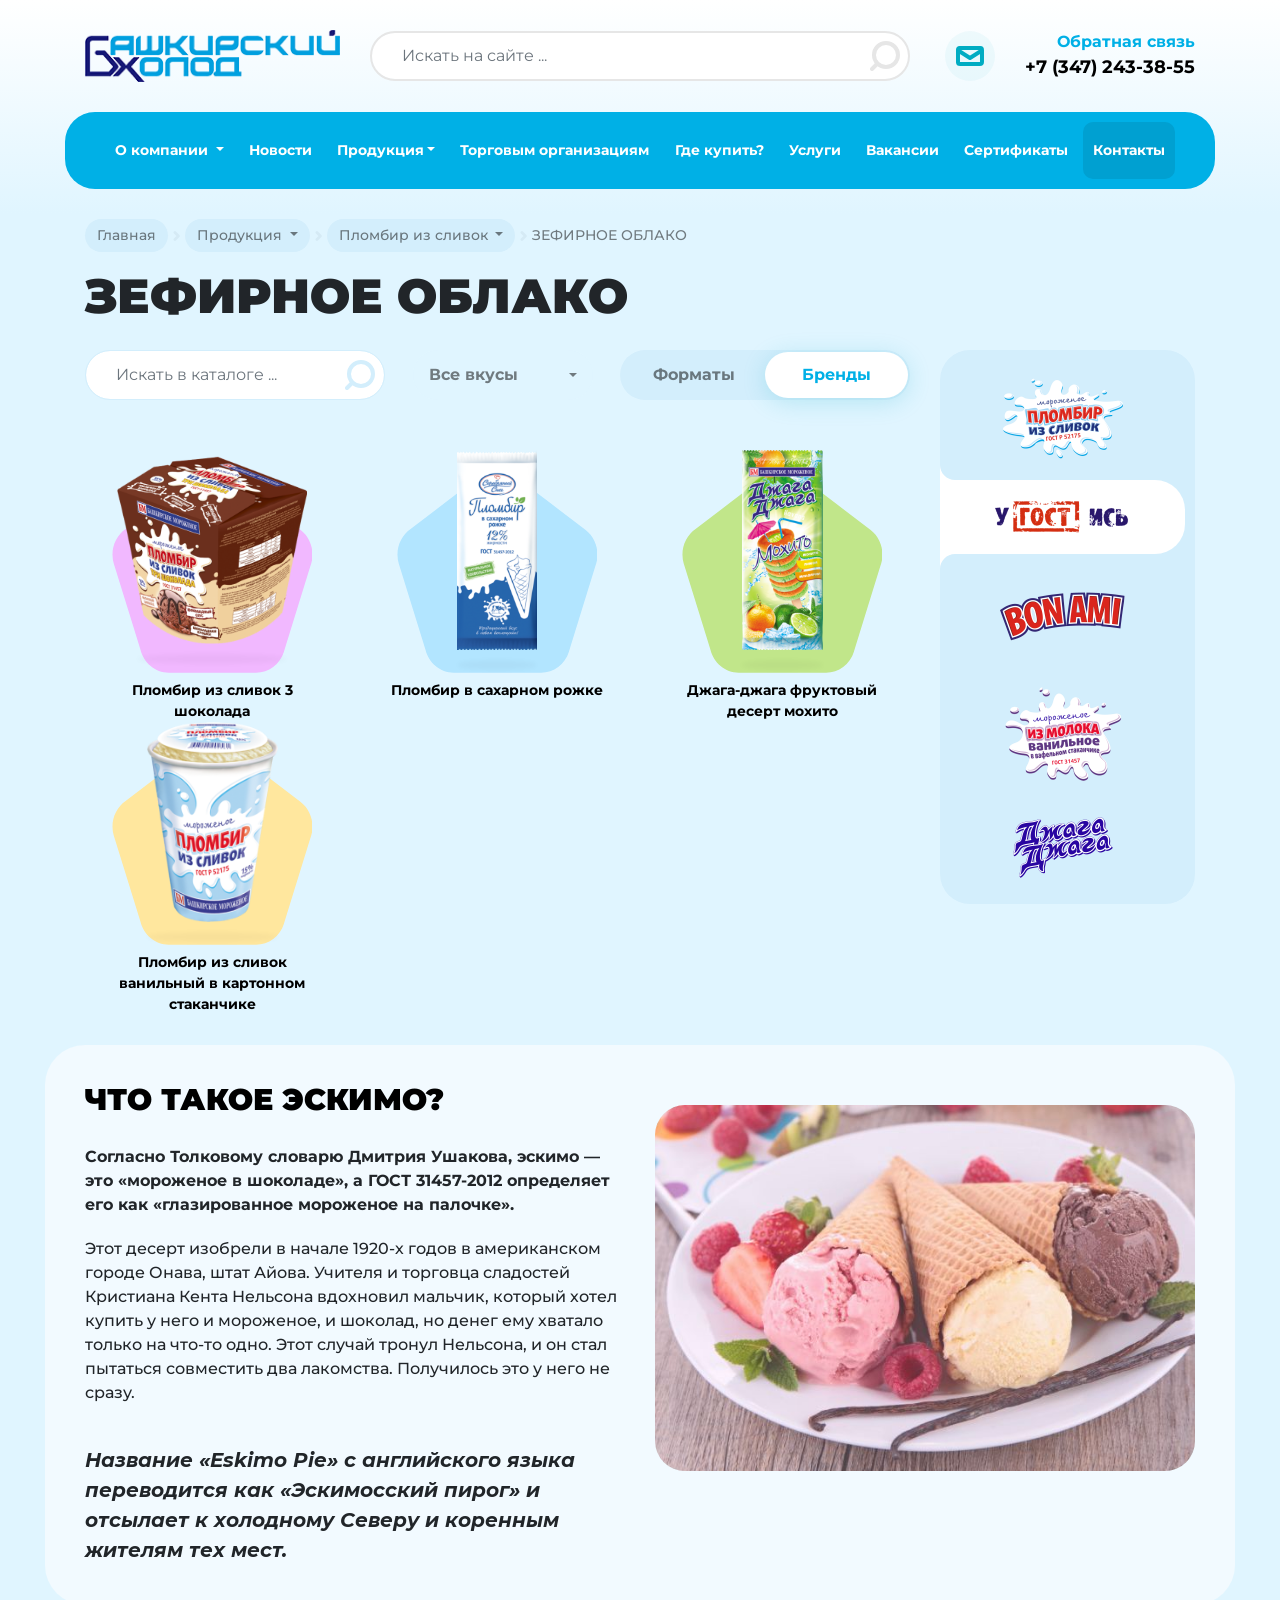
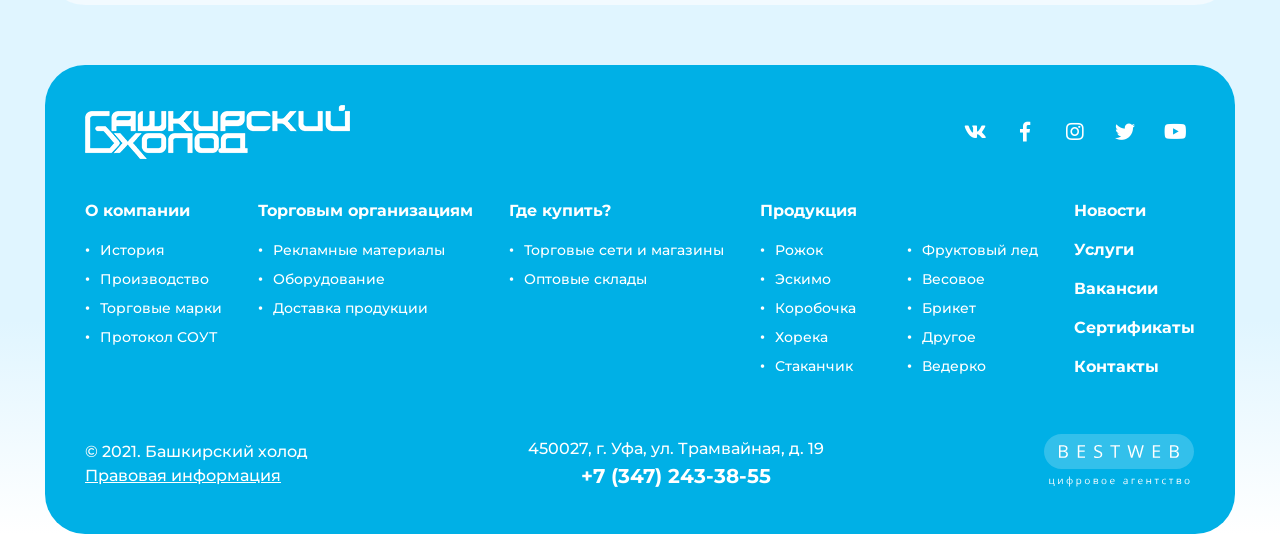
<file: catalog-brands.html>
<!DOCTYPE html>
<html lang="ru">
	<head>
		<meta charset="utf-8">
		<meta name="viewport" content="width=device-width, initial-scale=1, shrink-to-fit=no">

		<link rel="preconnect" href="https://fonts.googleapis.com">
		<link rel="preconnect" href="https://fonts.gstatic.com" crossorigin>
		<link href="https://fonts.googleapis.com/css2?family=Montserrat:ital,wght@0,300;0,400;0,700;0,900;1,300;1,400;1,700;1,900&display=swap" rel="stylesheet">
		<link href="css/bootstrap.min.css" rel="stylesheet">
		<link href="css/slick.css" rel="stylesheet">
		<link href="css/brands.min.css" rel="stylesheet">
		<link href="css/fontawesome.min.css" rel="stylesheet">
		<link href="css/styles.css" rel="stylesheet">
		<link href="css/media.css" rel="stylesheet">

		<title>Башхолод</title>

		<script src="js/jquery.min.js"></script>
		<script src="js/popper.min.js"></script>
		<script src="js/bootstrap.min.js"></script>
		<script src="js/slick.min.js"></script>
		<script src="js/main.js"></script>
	</head>
	<body>

		<div class="bottom-fixed">
			<div class="bottom-fixed__row">
				<a href="#" class="bottom-fixed-item">
					<div class="bottom-fixed-item__icon">
						<i class="bf-phone-icon"></i>
					</div>
				</a>
				<div class="bottom-fixed-item">
					<div class="bottom-fixed-item__icon">
						<i class="bf-search-icon"></i>
					</div>
				</div>
				<div class="bottom-fixed-item">
					<div class="bottom-fixed-item__icon">
						<i class="bf-mail-icon"></i>
					</div>
				</div>
				<div class="bottom-fixed-item">
					<div class="mobile-burger">
						<div class="mobile-burger__btn">
							<i class="mob-burger-icon"></i>
						</div>
						<div class="mobile-burger__body">
							<div class="container">
								<div class="mobile-burger__nav">
									<div class="mobile-burger__close">
										<i class="mob-burger-close"></i>
									</div>
									<ul class="header-nav">
										<li class="dropdown">
											<a class="dropdown-toggle" href="#" role="button" id="dropdownMenuLink" data-bs-toggle="dropdown" aria-expanded="false">
												О компании
											</a>

											<ul class="dropdown-menu" aria-labelledby="dropdownMenuLink">
												<li><a class="dropdown-item active" href="#">История</a></li>
												<li><a class="dropdown-item" href="#">Производство</a></li>
												<li><a class="dropdown-item" href="#">Торговые марки</a></li>
												<li><a class="dropdown-item" href="#">Протокол СОУТ</a></li>
											</ul>
										</li>
										<li><a href="#">Новости</a></li>
										<li>
											<a href="#">Продукция</a>
										</li>
										<li><a href="#">Торговым организациям</a></li>
										<li><a href="#">Где купить?</a></li>
										<li><a href="#">Услуги</a></li>
										<li><a href="#">Вакансии</a></li>
										<li><a href="#">Сертификаты</a></li>
										<li class="active"><a href="#">Контакты</a></li>
									</ul>
								</div>
							</div>
						</div>
					</div>
				</div>
			</div>
		</div>

		<div class="wrapper">

			<header>
				<div class="header-top">
					<div class="container">
						<div class="row align-items-center">
							<div class="col-lg-3 col header-top__logo">
								<div class="logo-wr">
									<a href="#" class="logo"><img src="images/logo.png" alt="" title=""></a>
								</div>
							</div>
							<div class="col-lg-6 header-top__search">
								<div class="header-search">
									<form action="/search/" method="GET">
										<input type="text" class="form-control" name="q" placeholder="Искать на сайте ...">
										<button type="submit">
											<svg width="30" height="30" viewBox="0 0 30 30" fill="none" xmlns="http://www.w3.org/2000/svg">
												<path d="M15.9949 26.0011C22.6204 26.0011 27.9914 20.6301 27.9914 14.0047C27.9914 7.37928 22.6204 2.0083 15.9949 2.0083C9.36951 2.0083 3.99854 7.37928 3.99854 14.0047C3.99854 20.6301 9.36951 26.0011 15.9949 26.0011Z" stroke="#E6E6E6" stroke-width="3.9988" stroke-miterlimit="22.9256" stroke-linecap="round" stroke-linejoin="round"/>
												<path d="M2.0083 27.9918L6.99336 22.9888" stroke="#E6E6E6" stroke-width="3.9988" stroke-miterlimit="22.9256" stroke-linecap="round" stroke-linejoin="round"/>
											</svg>
										</button>
									</form>
								</div>
							</div>
							<div class="col-lg-3 col header-top__callback">
								<div class="callback-item">
									<a href="#" class="callback-item__icon">
										<svg width="28" height="20" viewBox="0 0 28 20" fill="none" xmlns="http://www.w3.org/2000/svg">
											<path d="M23.8911 1.98633H4.08157C2.9244 1.98633 1.98633 2.87567 1.98633 3.97272V15.9999C1.98633 17.097 2.9244 17.9863 4.08157 17.9863H23.8911C25.0483 17.9863 25.9863 17.097 25.9863 15.9999V3.97272C25.9863 2.87567 25.0483 1.98633 23.8911 1.98633Z" stroke="#00ACC2" stroke-width="4" stroke-miterlimit="22.9256" stroke-linecap="round" stroke-linejoin="round"/>
											<path d="M25.0068 5.00684L13.9864 12L2.99316 5.00684" stroke="#00ACC2" stroke-width="4" stroke-miterlimit="22.9256" stroke-linecap="round" stroke-linejoin="round"/>
										</svg>
									</a>
									<div class="callback-item__body">
										<div class="callback-item__label">
											<a href="#">Обратная связь</a>
										</div>
										<div class="callback-item__phone"><a href="#">+7 (347) 243-38-55</a></div>
									</div>
								</div>
							</div>
						</div>
					</div>
				</div>
				<div class="header-nav-wr">
					<div class="container">
						<ul class="header-nav">
							<li class="dropdown">
								<a class="dropdown-toggle" href="#" role="button" id="dropdownMenuLink" data-bs-toggle="dropdown" aria-expanded="false">
									О компании
								</a>

								<ul class="dropdown-menu" aria-labelledby="dropdownMenuLink">
									<li><a class="dropdown-item active" href="#">История</a></li>
									<li><a class="dropdown-item" href="#">Производство</a></li>
									<li><a class="dropdown-item" href="#">Торговые марки</a></li>
									<li><a class="dropdown-item" href="#">Протокол СОУТ</a></li>
								</ul>
							</li>
							<li><a href="#">Новости</a></li>
							<li class="big-drp">
								<a class="big-drp__btn" href="#">Продукция</a>
								<div class="big-drp__body">
									<div class="big-drp__title">Форматы</div>
									<div class="formats-items">
										<a href="#" class="formats-item">
											<div class="formats-item__icon">
												<img src="images/formats-img/formats-img-1.svg" alt="" title="">
											</div>
											<div class="formats-item__text">
												Рожок
											</div>
										</a>
										<div class="formats-item">
											<div class="formats-item__icon">
												<img src="images/formats-img/formats-img-2.svg" alt="" title="">
											</div>
											<div class="formats-item__text">
												Эскимо
											</div>
										</div>
										<div class="formats-item">
											<div class="formats-item__icon">
												<img src="images/formats-img/formats-img-3.svg" alt="" title="">
											</div>
											<div class="formats-item__text">
												Коробочка
											</div>
										</div>
										<div class="formats-item">
											<div class="formats-item__icon">
												<img src="images/formats-img/formats-img-4.svg" alt="" title="">
											</div>
											<div class="formats-item__text">
												Хорека
											</div>
										</div>
										<div class="formats-item">
											<div class="formats-item__icon">
												<img src="images/formats-img/formats-img-5.svg" alt="" title="">
											</div>
											<div class="formats-item__text">
												Стаканчик
											</div>
										</div>
										<div class="formats-item">
											<div class="formats-item__icon">
												<img src="images/formats-img/formats-img-6.svg" alt="" title="">
											</div>
											<div class="formats-item__text">
												Фруктовый
												лед
											</div>
										</div>
										<div class="formats-item">
											<div class="formats-item__icon">
												<img src="images/formats-img/formats-img-7.svg" alt="" title="">
											</div>
											<div class="formats-item__text">
												Весовое
											</div>
										</div>
										<div class="formats-item">
											<div class="formats-item__icon">
												<img src="images/formats-img/formats-img-8.svg" alt="" title="">
											</div>
											<div class="formats-item__text">
												Брикет
											</div>
										</div>
										<div class="formats-item">
											<div class="formats-item__icon">
												<img src="images/formats-img/formats-img-9.svg" alt="" title="">
											</div>
											<div class="formats-item__text">
												Другое
											</div>
										</div>
										<div class="formats-item">
											<div class="formats-item__icon">
												<img src="images/formats-img/formats-img-10.svg" alt="" title="">
											</div>
											<div class="formats-item__text">
												Ведерко
											</div>
										</div>
									</div>
									<div class="big-drp__title">Бренды</div>
									<div class="brands-items">
										<div class="brands-items__col">
											<a href="#" class="brands-item color-1">
												<div class="brands-item__img">
													<img src="images/brands-item/brands-item-img-1.png" alt="" title="">
												</div>
												<div class="brands-item__text">
													Пломбир
													из сливок
												</div>
											</a>
										</div>
										<div class="brands-items__col">
											<div class="brands-item color-2">
												<div class="brands-item__img">
													<img src="images/brands-item/brands-item-img-2.png" alt="" title="">
												</div>
												<div class="brands-item__text">
													Угостись
												</div>
											</div>
										</div>
										<div class="brands-items__col">
											<div class="brands-item color-3">
												<div class="brands-item__img">
													<img src="images/brands-item/brands-item-img-3.png" alt="" title="">
												</div>
												<div class="brands-item__text">
													Bon Ami
												</div>
											</div>
										</div>
										<div class="brands-items__col">
											<div class="brands-item color-4">
												<div class="brands-item__img">
													<img src="images/brands-item/brands-item-img-4.png" alt="" title="">
												</div>
												<div class="brands-item__text">
													Пломбир
													из молока
												</div>
											</div>
										</div>
										<div class="brands-items__col">
											<div class="brands-item color-5">
												<div class="brands-item__img">
													<img src="images/brands-item/brands-item-img-5.png" alt="" title="">
												</div>
												<div class="brands-item__text">
													Джага джага
												</div>
											</div>
										</div>
										<div class="brands-items__col">
											<div class="brands-item color-6">
												<div class="brands-item__img">
													<img src="images/brands-item/brands-item-img-6.png" alt="" title="">
												</div>
												<div class="brands-item__text">
													Пломбир
												</div>
											</div>
										</div>
										<div class="brands-items__col">
											<div class="brands-item color-7">
												<div class="brands-item__img">
													<img src="images/brands-item/brands-item-img-7.png" alt="" title="">
												</div>
												<div class="brands-item__text">
													Уплетайка
												</div>
											</div>
										</div>
										<div class="brands-items__col">
											<div class="brands-item color-1">
												<div class="brands-item__img">
													<img src="images/brands-item/brands-item-img-8.png" alt="" title="">
												</div>
												<div class="brands-item__text">
													Horeca
												</div>
											</div>
										</div>
										<div class="brands-items__col">
											<div class="brands-item color-2">
												<div class="brands-item__img">
													<img src="images/brands-item/brands-item-img-9.png" alt="" title="">
												</div>
												<div class="brands-item__text">
													Зефирное
													облако
												</div>
											</div>
										</div>
										<div class="brands-items__col">
											<div class="brands-item color-3">
												<div class="brands-item__img">
													<img src="images/brands-item/brands-item-img-10.png" alt="" title="">
												</div>
												<div class="brands-item__text">
													Полонез
												</div>
											</div>
										</div>
									</div>
								</div>
							</li>
							<li><a href="#">Торговым организациям</a></li>
							<li><a href="#">Где купить?</a></li>
							<li><a href="#">Услуги</a></li>
							<li><a href="#">Вакансии</a></li>
							<li><a href="#">Сертификаты</a></li>
							<li class="active"><a href="#">Контакты</a></li>
						</ul>
					</div>
				</div>
			</header>

			<main>
				<div class="inner-page">
					<div class="container">
						<ul class="drp-breadcrumb">
							<li>
								<a href="#">Главная</a>
							</li>
							<li class="dropdown">
								<a class="dropdown-toggle" href="#" role="button" id="dropdownMenuLink" data-bs-toggle="dropdown" aria-expanded="false">
									Продукция
								</a>

								<ul class="dropdown-menu" aria-labelledby="dropdownMenuLink">
									<li><a class="dropdown-item active" href="#">Action</a></li>
									<li><a class="dropdown-item" href="#">Another action</a></li>
									<li><a class="dropdown-item" href="#">Something else here</a></li>
								</ul>
							</li>
							<li class="dropdown">
								<a class="dropdown-toggle" href="#" role="button" id="dropdownMenuLink" data-bs-toggle="dropdown" aria-expanded="false">
									Пломбир из сливок
								</a>

								<ul class="dropdown-menu" aria-labelledby="dropdownMenuLink">
									<li><a class="dropdown-item" href="#">Action</a></li>
									<li><a class="dropdown-item" href="#">Another action</a></li>
									<li><a class="dropdown-item" href="#">Something else here</a></li>
								</ul>
							</li>
							<li>
								<span>ЗЕФИРНОЕ ОБЛАКО</span>
							</li>
						</ul>
						<div class="inner-page__title">ЗЕФИРНОЕ ОБЛАКО</div>

						<div class="catalog">
							<div class="row">
								<div class="col-lg-9">
									<div class="catalog-filter">
										<div class="catalog-search">
											<div class="header-search">
												<form action="/search/" method="GET">
													<input type="text" class="form-control" name="q" placeholder="Искать в каталоге ...">
													<button type="submit">
														<svg width="30" height="30" viewBox="0 0 30 30" fill="none" xmlns="http://www.w3.org/2000/svg">
															<path d="M15.9949 26.0011C22.6204 26.0011 27.9914 20.6301 27.9914 14.0047C27.9914 7.37928 22.6204 2.0083 15.9949 2.0083C9.36951 2.0083 3.99854 7.37928 3.99854 14.0047C3.99854 20.6301 9.36951 26.0011 15.9949 26.0011Z" stroke="#E6E6E6" stroke-width="3.9988" stroke-miterlimit="22.9256" stroke-linecap="round" stroke-linejoin="round"/>
															<path d="M2.0083 27.9918L6.99336 22.9888" stroke="#E6E6E6" stroke-width="3.9988" stroke-miterlimit="22.9256" stroke-linecap="round" stroke-linejoin="round"/>
														</svg>
													</button>
												</form>
											</div>
										</div>
										<div class="custom-drp">
											<div class="dropdown">
												<a class="btn btn-lightblue dropdown-toggle" href="#" role="button" id="dropdownMenuLink" data-bs-toggle="dropdown" aria-expanded="false">
													Все вкусы
												</a>

												<ul class="dropdown-menu" aria-labelledby="dropdownMenuLink">
													<li><a class="dropdown-item active" href="#">Все вкусы</a></li>
													<li><a class="dropdown-item" href="#">Все вкусы</a></li>
													<li><a class="dropdown-item" href="#">Все вкусы</a></li>
													<li><a class="dropdown-item" href="#">Все вкусы</a></li>
												</ul>
											</div>
										</div>
										<div class="switch-item">
											<label class="switch-item-btn-wr">
												<input type="radio" name="rad1">
												<div class="btn switch-item-btn">
													Форматы
												</div>
											</label>
											<label class="switch-item-btn-wr">
												<input type="radio" name="rad1" checked>
												<div class="btn switch-item-btn">
													Бренды
												</div>
											</label>
										</div>
									</div>
									<div class="catalog-mob-select">
										<div class="catalog-mob-select__btn">
											<div class="cms-item">
												<div class="cms-item__brands">
													<img src="images/brands-item/brands-item-img-1.png" alt="" title="">
												</div>
											</div>
											<div class="catalog-mob-select__arrow">
												<svg width="22" height="22" viewBox="0 0 56 32" fill="none" xmlns="http://www.w3.org/2000/svg">
													<path d="M3.99414 3.99707L28 28.0029L52.0058 3.99707" stroke="black" stroke-width="7.98835" stroke-miterlimit="22.9256" stroke-linecap="round" stroke-linejoin="round"/>
												</svg>
											</div>
										</div>
										<div class="catalog-mob-select__body">
											<label class="cms-item-wr">
												<input type="radio" name="rad2">
												<div class="cms-item">
													<div class="cms-item__brands">
														<img src="images/brands-item/brands-item-img-2.png" alt="" title="">
													</div>
												</div>
											</label>
											<label class="cms-item-wr">
												<input type="radio" name="rad2" checked>
												<div class="cms-item">
													<div class="cms-item__brands">
														<img src="images/brands-item/brands-item-img-3.png" alt="" title="">
													</div>
												</div>
											</label>
											<label class="cms-item-wr">
												<input type="radio" name="rad2">
												<div class="cms-item">
													<div class="cms-item__brands">
														<img src="images/brands-item/brands-item-img-4.png" alt="" title="">
													</div>
												</div>
											</label>
											<label class="cms-item-wr">
												<input type="radio" name="rad2">
												<div class="cms-item">
													<div class="cms-item__brands">
														<img src="images/brands-item/brands-item-img-5.png" alt="" title="">
													</div>
												</div>
											</label>
										</div>
									</div>
									<div class="main-production__clippath">
										<svg width="0" height="0" viewBox="0 0 290 280" fill="none" xmlns="http://www.w3.org/2000/svg">
											<g id="Assets" fill="none">
												<defs>
													<clipPath id="mpsItemClipPath"
													transform="scale(0.00344827586206896551724137931034, 0.00344827586206896551724137931034)" clipPathUnits="objectBoundingBox">
														<path d="M171.878 9.58278L221.149 45.3872L272.423 82.6437L272.498 82.6217C288.538 94.2784 294.02 115.063 286.998 132.669L268.257 190.353L248.677 250.631L248.752 250.653C242.829 268.882 225.748 280.362 207.532 279.992H145.007H81.6299C61.8077 279.992 45.159 266.397 40.4893 248.023L21.7529 190.353L2.16903 130.074L2.08958 130.092C-4.0014 111.338 3.66088 91.4227 19.5063 81.249L68.8609 45.3872L120.091 8.16155L120.056 8.10859C136.003 -3.47753 157.308 -2.34761 171.878 9.58278V9.58278Z"/>
													</clipPath>
												</defs>
											</g>
										</svg>
									</div>
									<div class="catalog-items">
										<div class="mps-items">
											<div class="row">
												<div class="col-6 col-lg-4">
													<a href="#" class="mps-item color-1">
														<div class="mps-item__img">
															<span><img src="images/mps-item-img-1.png" alt="" title=""></span>
														</div>
														<div class="mps-item__name">
															Пломбир из сливок
															3 шоколада
														</div>
													</a>
												</div>
												<div class="col-6 col-lg-4">
													<div class="mps-item color-2">
														<div class="mps-item__img">
															<span><img src="images/mps-item-img-2.png" alt="" title=""></span>
														</div>
														<div class="mps-item__name">
															Пломбир в сахарном
															рожке
														</div>
													</div>
												</div>
												<div class="col-6 col-lg-4">
													<div class="mps-item color-3">
														<div class="mps-item__img">
															<span><img src="images/mps-item-img-3.png" alt="" title=""></span>
														</div>
														<div class="mps-item__name">
															Джага-джага
															фруктовый десерт
															мохито
														</div>
													</div>
												</div>
												<div class="col-6 col-lg-4">
													<div class="mps-item color-4">
														<div class="mps-item__img">
															<span><img src="images/mps-item-img-4.png" alt="" title=""></span>
														</div>
														<div class="mps-item__name">
															Пломбир из сливок
															ванильный в картонном
															стаканчике
														</div>
													</div>
												</div>
											</div>
										</div>
									</div>
								</div>
								<div class="col-lg-3">
									<ul class="category-nav">
										<li>
											<a class="category-nav__item" href="#">
												<span class="category-nav__brands">
													<img src="images/brands-item/brands-item-img-1.png" alt="" title="">
												</span>
											</a>
										</li>
										<li class="active">
											<a class="category-nav__item" href="#">
												<span class="category-nav__brands">
													<img src="images/brands-item/brands-item-img-2.png" alt="" title="">
												</span>
											</a>
										</li>
										<li>
											<a class="category-nav__item" href="#">
												<span class="category-nav__brands">
													<img src="images/brands-item/brands-item-img-3.png" alt="" title="">
												</span>
											</a>
										</li>
										<li>
											<a class="category-nav__item" href="#">
												<span class="category-nav__brands">
													<img src="images/brands-item/brands-item-img-4.png" alt="" title="">
												</span>
											</a>
										</li>
										<li>
											<a class="category-nav__item" href="#">
												<span class="category-nav__brands">
													<img src="images/brands-item/brands-item-img-5.png" alt="" title="">
												</span>
											</a>
										</li>
									</ul>
								</div>
							</div>
						</div>
					</div>
				</div>
				<div class="catalog-well-wr">
					<div class="container">
						<div class="catalog-well ml100">
							<div class="main__title">ЧТО ТАКОЕ ЭСКИМО?</div>
							<div class="row">
								<div class="col-md-6">
									<div class="main-about__b">
										Согласно Толковому словарю Дмитрия Ушакова, эскимо — это «мороженое в шоколаде», а ГОСТ 31457-2012 определяет его как «глазированное мороженое на палочке».
									</div>
									<div class="main-about__text">
										Этот десерт изобрели в начале 1920-х годов в американском городе Онава, штат Айова. Учителя и торговца сладостей Кристиана Кента Нельсона вдохновил мальчик, который хотел купить у него и мороженое, и шоколад, но денег ему хватало только на что-то одно. Этот случай тронул Нельсона, и он стал пытаться совместить два лакомства. Получилось это у него не сразу.
									</div>
									<div class="main-about__italic">
										Название «Eskimo Pie» с английского языка переводится как «Эскимосский пирог» и отсылает к холодному Северу и коренным жителям тех мест.
									</div>
								</div>
								<div class="col-md-6">
									<div class="catalog-well__img">
										<img src="images/catalog-well-img-1.jpg" alt="" title="">
									</div>
								</div>
							</div>
						</div>
					</div>
				</div>
			</main>

			<footer>
				<div class="footer-top-wr">
					<div class="container">
						<div class="footer-top ml100">
							<div class="footer-top__row">
								<div class="footer-top__logo">
									<a href="#"><img src="images/footer-logo.png" alt="" title=""></a>
								</div>
								<div class="soc">
									<ul>
										<li><a href="#"><i class="fab fa-vk"></i></a></li>
										<li><a href="#"><i class="fab fa-facebook-f"></i></a></li>
										<li><a href="#"><i class="fab fa-instagram"></i></a></li>
										<li><a href="#"><i class="fab fa-twitter"></i></a></li>
										<li><a href="#"><i class="fab fa-youtube"></i></a></li>
									</ul>
								</div>
							</div>
							<div class="footer-top-lists">
								<div class="footer-top-lists__col">
									<div class="footer-top-list__title"><a href="#">О компании</a></div>
									<ul class="footer-top-list">
										<li><a href="#">История</a></li>
										<li><a href="#">Производство</a></li>
										<li><a href="#">Торговые марки</a></li>
										<li><a href="#">Протокол СОУТ</a></li>
									</ul>
								</div>
								<div class="footer-top-lists__col">
									<div class="footer-top-list__title">Торговым организациям</div>
									<ul class="footer-top-list">
										<li><a href="#">Рекламные материалы</a></li>
										<li><a href="#">Оборудование</a></li>
										<li><a href="#">Доставка продукции</a></li>
									</ul>
								</div>
								<div class="footer-top-lists__col">
									<div class="footer-top-list__title">Где купить?</div>
									<ul class="footer-top-list">
										<li><a href="#">Торговые сети и магазины</a></li>
										<li><a href="#">Оптовые склады</a></li>
									</ul>
								</div>
								<div class="footer-top-lists__col">
									<div class="footer-top-list__title">Продукция</div>
									<ul class="footer-top-list col2">
										<li><a href="#">Рожок</a></li>
										<li><a href="#">Эскимо</a></li>
										<li><a href="#">Коробочка</a></li>
										<li><a href="#">Хорека</a></li>
										<li><a href="#">Стаканчик</a></li>
										<li><a href="#">Фруктовый лед</a></li>
										<li><a href="#">Весовое</a></li>
										<li><a href="#">Брикет</a></li>
										<li><a href="#">Другое</a></li>
										<li><a href="#">Ведерко</a></li>
									</ul>
								</div>
								<div class="footer-top-lists__col">
									<div class="footer-top-list__title"><a href="#">Новости</a></div>
									<div class="footer-top-list__title"><a href="#">Услуги</a></div>
									<div class="footer-top-list__title"><a href="#">Вакансии</a></div>
									<div class="footer-top-list__title"><a href="#">Сертификаты</a></div>
									<div class="footer-top-list__title"><a href="#">Контакты</a></div>
								</div>
							</div>
							<div class="footer-top__row">
								<div class="soc in-mobile">
									<ul>
										<li><a href="#"><i class="fab fa-vk"></i></a></li>
										<li><a href="#"><i class="fab fa-facebook-f"></i></a></li>
										<li><a href="#"><i class="fab fa-instagram"></i></a></li>
										<li><a href="#"><i class="fab fa-twitter"></i></a></li>
										<li><a href="#"><i class="fab fa-youtube"></i></a></li>
									</ul>
								</div>
								<div class="footer-top__text">
									<div>© 2021. Башкирский холод</div>
									<a href="#">Правовая информация</a>
								</div>
								<div class="footer-top__center">
									<div class="footer-top__text">450027, г. Уфа, ул. Трамвайная, д. 19</div>
									<div class="footer-top__phone">
										<a href="#">+7 (347) 243-38-55</a>
									</div>
								</div>
								<div class="footer-top__bw">
									<a class="bestweb"  href="https://bestweb.ru/" target="_blank" title="Разработка сайта, поддержка сайта Bestweb г.Уфа"><span>Bestweb - разработка сайта, поддержка сайта, г.Уфа</span>
										<svg width="151" height="60" viewBox="0 0 151 60" fill="none" xmlns="http://www.w3.org/2000/svg">
											<path class="bw-logo" fill-rule="evenodd" clip-rule="evenodd" d="M17.5012 0H132.502C142.127 0 150.002 7.87492 150.002 17.4999C150.002 27.125 142.127 34.9999 132.502 34.9999H17.5012C7.87615 34.9999 0.0012207 27.1249 0.0012207 17.4999C0.0012207 7.87491 7.87617 0 17.5012 0Z" fill="white" fill-opacity="0.2"/>
											<path class="bw-logo-text" d="M15.0012 11.1831H18.656C20.372 11.1831 21.6136 11.434 22.3807 11.9357C23.1477 12.4374 23.5312 13.2286 23.5312 14.312C23.5312 15.0617 23.3169 15.6817 22.8909 16.1687C22.462 16.6557 21.8398 16.9717 21.0183 17.1163V17.2019C22.9816 17.5296 23.9664 18.539 23.9664 20.2276C23.9664 21.358 23.5735 22.2408 22.7914 22.8754C22.0122 23.5098 20.9186 23.8259 19.5137 23.8259H15.0012V11.1831V11.1831ZM16.5053 16.5967H18.9822C20.0452 16.5967 20.81 16.4346 21.2752 16.1069C21.7403 15.782 21.9728 15.233 21.9728 14.4597C21.9728 13.7513 21.716 13.2405 21.1964 12.9247C20.6771 12.6118 19.849 12.4522 18.7166 12.4522H16.5053V16.5967V16.5967ZM16.5053 17.8425V22.5716H19.2028C20.2482 22.5716 21.0334 22.3737 21.562 21.9811C22.0907 21.5854 22.3532 20.9655 22.3532 20.1241C22.3532 19.3389 22.0844 18.7635 21.5439 18.3944C21.0061 18.0257 20.1847 17.8425 19.0789 17.8425H16.5053V17.8425ZM41.0219 23.8259H33.8088V11.1831H41.0219V12.4876H35.3129V16.5612H40.674V17.8601H35.3129V22.5123H41.0219V23.8259V23.8259ZM58.2523 20.4609C58.2523 21.5738 57.8385 22.4415 57.0139 23.0645C56.1864 23.687 55.0659 23.9999 53.6488 23.9999C52.1179 23.9999 50.9369 23.8052 50.112 23.4186V22.0018C50.6407 22.2201 51.2207 22.3944 51.8457 22.5211C52.471 22.6481 53.0904 22.7099 53.7032 22.7099C54.7061 22.7099 55.4613 22.5242 55.969 22.152C56.4764 21.7801 56.7298 21.2637 56.7298 20.5995C56.7298 20.1627 56.6394 19.8024 56.4611 19.5221C56.28 19.2446 55.9778 18.9849 55.558 18.7485C55.1353 18.5126 54.495 18.2439 53.6338 17.946C52.4288 17.5236 51.5679 17.0247 51.0546 16.449C50.5378 15.8736 50.2782 15.1207 50.2782 14.191C50.2782 13.217 50.6529 12.4434 51.4018 11.8649C52.151 11.2894 53.1417 11 54.377 11C55.6606 11 56.8449 11.2302 57.9232 11.6939L57.4549 12.9721C56.3888 12.535 55.3496 12.3167 54.3408 12.3167C53.5434 12.3167 52.9212 12.482 52.4742 12.8153C52.0243 13.1521 51.8006 13.6152 51.8006 14.2088C51.8006 14.6485 51.882 15.0056 52.0481 15.286C52.2142 15.5666 52.4923 15.8234 52.8849 16.0564C53.2778 16.2897 53.8787 16.5465 54.6852 16.83C56.0415 17.3023 56.9778 17.8099 57.4849 18.3502C57.9957 18.8933 58.2523 19.5961 58.2523 20.4609V20.4609ZM71.943 23.8259H70.4389V12.4876H66.3429V11.1831H76.0419V12.4876H71.943V23.8259ZM96.3416 23.8259H94.8554L92.2458 15.3599C92.1217 14.9852 91.9828 14.5127 91.8289 13.9401C91.6749 13.3703 91.5964 13.0279 91.5902 12.9128C91.4604 13.6745 91.2551 14.507 90.9711 15.4101L88.4398 23.8259H86.9539L83.5103 11.1831H85.102L87.1469 18.9908C87.4309 20.0858 87.6364 21.0777 87.7663 21.9663C87.9264 20.9124 88.162 19.8792 88.4761 18.8698L90.7931 11.1831H92.3876L94.8191 18.9406C95.1031 19.8319 95.3418 20.8413 95.538 21.9663C95.6497 21.1486 95.8614 20.1508 96.1724 18.973L98.208 11.1831H99.803L96.3416 23.8259ZM116.106 23.8259H108.893V11.1831H116.106V12.4876H110.397V16.5612H115.759V17.8601H110.397V22.5123H116.106V23.8259V23.8259ZM126.036 11.1831H129.691C131.407 11.1831 132.648 11.4339 133.415 11.9357C134.183 12.4374 134.566 13.2286 134.566 14.312C134.566 15.0617 134.352 15.6817 133.926 16.1687C133.497 16.6556 132.875 16.9717 132.053 17.1163V17.2019C134.017 17.5296 135.001 18.539 135.001 20.2276C135.001 21.358 134.608 22.2407 133.826 22.8754C133.047 23.5098 131.953 23.8259 130.549 23.8259H126.036V11.1831V11.1831ZM127.541 16.5967H130.018C131.081 16.5967 131.845 16.4345 132.31 16.1069C132.775 15.782 133.007 15.2329 133.007 14.4596C133.007 13.7513 132.751 13.2405 132.231 12.9247C131.712 12.6117 130.884 12.4521 129.752 12.4521H127.541V16.5967V16.5967ZM127.541 17.8425V22.5715H130.238C131.283 22.5715 132.068 22.3737 132.597 21.9811C133.125 21.5854 133.388 20.9654 133.388 20.1241C133.388 19.3389 133.119 18.7635 132.579 18.3944C132.041 18.0256 131.219 17.8425 130.114 17.8425H127.541V17.8425Z" fill="white"/>
											<path class="bw-text" d="M10.5575 51.9481H9.74769V50.0983H5.33923V44.7464H6.14912V49.3998H8.99085V44.7464H9.80096V49.3998H10.5575V51.9481ZM14.8444 44.7465V48.1398L14.8092 49.0282L14.7945 49.3065L17.6909 44.7465H18.7009V50.0983H17.9443V46.8265L17.9593 46.1816L17.9826 45.5484L15.0927 50.0983H14.0827V44.7465H14.8444V44.7465ZM28.636 47.4181C28.636 48.2283 28.4062 48.8731 27.9461 49.3533C27.4844 49.8332 26.8412 50.1082 26.0143 50.1765V52.5001H25.2127V50.1765C24.406 50.115 23.7678 49.8383 23.2993 49.3465C22.831 48.855 22.596 48.2115 22.596 47.4181C22.596 46.6066 22.8293 45.9634 23.2962 45.4832C23.7644 45.005 24.4127 44.7331 25.2427 44.6682V42.5H26.0143V44.6682C26.831 44.7433 27.4727 45.0248 27.9379 45.5132C28.4028 46.0016 28.6361 46.6366 28.6361 47.4181L28.636 47.4181ZM23.4461 47.4181C23.4461 48.0432 23.5893 48.5333 23.8761 48.8865C24.1627 49.2416 24.6177 49.4483 25.2427 49.5067V45.3466C24.6412 45.4032 24.191 45.5983 23.8928 45.935C23.5943 46.2732 23.4461 46.7667 23.4461 47.4181V47.4181ZM27.7962 47.4181C27.7962 46.1717 27.2029 45.4832 26.0143 45.3565V49.5067C26.6329 49.4449 27.0844 49.2365 27.3696 48.8833C27.6545 48.5282 27.7962 48.04 27.7962 47.4181V47.4181ZM35.0262 50.1966C34.6779 50.1966 34.3595 50.1317 34.0712 50.0033C33.7829 49.8749 33.5411 49.6765 33.3461 49.41H33.288C33.3263 49.7215 33.3461 50.0183 33.3461 50.2984V52.5001H32.5363V44.7465H33.1945L33.3079 45.4798H33.3461C33.5544 45.1867 33.7962 44.9749 34.0729 44.8448C34.3496 44.715 34.6679 44.6481 35.0262 44.6481C35.7363 44.6481 36.2828 44.8916 36.6695 45.3766C37.0547 45.8616 37.248 46.5416 37.248 47.4181C37.248 48.2966 37.0513 48.98 36.6596 49.4667C36.2664 49.9531 35.723 50.1966 35.0262 50.1966ZM34.908 45.3383C34.3612 45.3383 33.9663 45.4883 33.7228 45.7916C33.4779 46.0949 33.3529 46.5765 33.3461 47.2367V47.4181C33.3461 48.1699 33.4711 48.7082 33.7228 49.0316C33.9728 49.355 34.3746 49.5166 34.9279 49.5166C35.3913 49.5166 35.753 49.3298 36.0147 48.9551C36.2763 48.5817 36.4078 48.065 36.4078 47.4082C36.4078 46.7398 36.2763 46.2281 36.0147 45.8715C35.753 45.5149 35.3845 45.3383 34.908 45.3383V45.3383ZM45.7664 47.4181C45.7664 48.29 45.5464 48.9715 45.1082 49.4616C44.6682 49.9517 44.0616 50.1966 43.2866 50.1966C42.8082 50.1966 42.3832 50.0832 42.0116 49.8582C41.6414 49.6348 41.3548 49.3117 41.1533 48.8916C40.9497 48.4715 40.8497 47.9799 40.8497 47.4181C40.8497 46.545 41.0683 45.865 41.5048 45.3783C41.9399 44.8916 42.5465 44.6481 43.3198 44.6481C44.0698 44.6481 44.6631 44.8981 45.1048 45.3964C45.5464 45.8948 45.7664 46.5683 45.7664 47.4181V47.4181ZM41.6899 47.4181C41.6899 48.1015 41.8265 48.6217 42.0998 48.98C42.373 49.3383 42.7747 49.5166 43.3065 49.5166C43.8366 49.5166 44.2399 49.3383 44.5149 48.9834C44.7898 48.6265 44.9265 48.1049 44.9265 47.4181C44.9265 46.7367 44.7898 46.2199 44.5149 45.8667C44.2399 45.5149 43.8332 45.3383 43.2966 45.3383C42.7648 45.3383 42.3648 45.5115 42.095 45.8599C41.8248 46.2083 41.6899 46.7282 41.6899 47.4181V47.4181ZM54.0118 46.0898C54.0118 46.4382 53.9117 46.7015 53.7116 46.8832C53.5117 47.0632 53.23 47.1848 52.87 47.2466V47.29C53.3249 47.3532 53.6583 47.4867 53.8683 47.6917C54.0784 47.8966 54.1833 48.1801 54.1833 48.5401C54.1833 49.0384 53.9999 49.4233 53.6333 49.6932C53.2665 49.9633 52.7333 50.0983 52.03 50.0983H49.6716V44.7465H52.0198C53.3482 44.7465 54.0117 45.1949 54.0117 46.0898L54.0118 46.0898ZM53.3717 48.4865C53.3717 48.1965 53.2617 47.9865 53.0432 47.8549C52.8232 47.7231 52.4584 47.6565 51.9515 47.6565H50.4815V49.4199H51.9716C52.9048 49.4199 53.3717 49.1081 53.3717 48.4865ZM53.2217 46.1683C53.2217 45.9067 53.12 45.7233 52.9199 45.6133C52.72 45.505 52.4167 45.45 52.0099 45.45H50.4815V46.9583H51.8532C52.3549 46.9583 52.7084 46.8965 52.9133 46.7732C53.1183 46.6499 53.2217 46.4484 53.2217 46.1683V46.1683ZM62.4616 47.4181C62.4616 48.29 62.2416 48.9715 61.8034 49.4616C61.3634 49.9517 60.7568 50.1966 59.9818 50.1966C59.5033 50.1966 59.0784 50.0832 58.7068 49.8582C58.3366 49.6348 58.05 49.3117 57.8485 48.8916C57.6449 48.4715 57.5449 47.9799 57.5449 47.4181C57.5449 46.545 57.7634 45.865 58.1999 45.3783C58.6351 44.8916 59.2417 44.6481 60.015 44.6481C60.765 44.6481 61.3583 44.8981 61.8 45.3964C62.2416 45.8948 62.4616 46.5683 62.4616 47.4181V47.4181ZM58.3851 47.4181C58.3851 48.1015 58.5217 48.6217 58.7949 48.98C59.0682 49.3383 59.4699 49.5166 60.0017 49.5166C60.5318 49.5166 60.9351 49.3383 61.2101 48.9834C61.485 48.6265 61.6217 48.1049 61.6217 47.4181C61.6217 46.7367 61.485 46.2199 61.2101 45.8667C60.9351 45.5149 60.5284 45.3383 59.9918 45.3383C59.46 45.3383 59.06 45.5115 58.7902 45.8599C58.52 46.2083 58.3851 46.7282 58.3851 47.4181V47.4181ZM68.6269 50.1966C67.8352 50.1966 67.2119 49.9548 66.7552 49.4732C66.2968 48.9916 66.0684 48.3232 66.0684 47.4666C66.0684 46.6032 66.2801 45.9183 66.7051 45.4098C67.1303 44.9032 67.7003 44.6481 68.4169 44.6481C69.087 44.6481 69.6185 44.8698 70.0085 45.31C70.4003 45.7516 70.5953 46.3333 70.5953 47.0567V47.5683H66.9086C66.9253 48.1965 67.0835 48.6733 67.3837 48.9998C67.6853 49.325 68.1102 49.4883 68.657 49.4883C69.2318 49.4883 69.8019 49.3683 70.3651 49.1266V49.85C70.0786 49.9733 69.8084 50.0617 69.5519 50.115C69.2968 50.1683 68.9886 50.1966 68.6269 50.1966ZM68.407 45.3281C67.977 45.3281 67.6351 45.4682 67.3803 45.7482C67.1234 46.0283 66.9735 46.4149 66.9284 46.9099H69.7251C69.7251 46.3982 69.612 46.0065 69.3835 45.7349C69.1553 45.4633 68.8302 45.3281 68.407 45.3281ZM82.9467 50.0983L82.7868 49.3366H82.7469C82.4802 49.6717 82.2134 49.8981 81.9484 50.0183C81.6836 50.1365 81.3519 50.1966 80.9551 50.1966C80.425 50.1966 80.0086 50.06 79.7067 49.785C79.4068 49.5115 79.2552 49.1232 79.2552 48.6183C79.2552 47.5383 80.12 46.9717 81.8486 46.9198L82.7568 46.89V46.5584C82.7568 46.1383 82.667 45.8282 82.4853 45.6283C82.3053 45.4282 82.017 45.3281 81.6184 45.3281C81.1734 45.3281 80.6685 45.465 80.1053 45.7383L79.8567 45.1184C80.12 44.9749 80.4086 44.8616 80.7235 44.7816C81.0368 44.7 81.3519 44.6583 81.6686 44.6583C82.3052 44.6583 82.7787 44.8 83.0868 45.0832C83.3935 45.3667 83.5485 45.8216 83.5485 46.4467V50.0983H82.9467V50.0983ZM81.1167 49.5265C81.6201 49.5265 82.017 49.3882 82.3053 49.1115C82.5935 48.8349 82.737 48.4482 82.737 47.9499V47.4666L81.9268 47.5C81.2819 47.5233 80.8167 47.6233 80.5336 47.8016C80.2484 47.9782 80.1053 48.2549 80.1053 48.6282C80.1053 48.9216 80.1934 49.145 80.3717 49.2983C80.5486 49.45 80.7969 49.5265 81.1167 49.5265ZM90.9234 45.4398H88.5117V50.0983H87.7018V44.7465H90.9234V45.4398ZM96.6287 50.1966C95.837 50.1966 95.2137 49.9548 94.757 49.4732C94.2986 48.9916 94.0702 48.3232 94.0702 47.4666C94.0702 46.6032 94.2819 45.9183 94.7068 45.4098C95.132 44.9032 95.702 44.6481 96.4186 44.6481C97.0887 44.6481 97.6202 44.8698 98.0103 45.31C98.402 45.7516 98.5971 46.3333 98.5971 47.0567V47.5683H94.9103C94.927 48.1965 95.0852 48.6733 95.3854 48.9998C95.687 49.325 96.1119 49.4883 96.6587 49.4883C97.2336 49.4883 97.8036 49.3683 98.3669 49.1266V49.85C98.0803 49.9733 97.8102 50.0617 97.5536 50.115C97.2985 50.1683 96.9904 50.1966 96.6287 50.1966ZM96.4087 45.3281C95.9787 45.3281 95.6368 45.4682 95.382 45.7482C95.1252 46.0283 94.9752 46.4149 94.9301 46.9099H97.7268C97.7268 46.3982 97.6137 46.0065 97.3852 45.7349C97.157 45.4633 96.8319 45.3281 96.4087 45.3281ZM103.272 44.7465V46.9884H106.27V44.7465H107.08V50.0983H106.27V47.6866H103.272V50.0983H102.462V44.7465H103.272ZM114.892 45.4398H113.154V50.0983H112.342V45.4398H110.624V44.7465H114.892V45.4398ZM120.476 50.1966C119.7 50.1966 119.101 49.9582 118.675 49.48C118.25 49.0032 118.039 48.3283 118.039 47.4567C118.039 46.5615 118.254 45.8698 118.686 45.3817C119.117 44.8933 119.732 44.6481 120.529 44.6481C120.785 44.6481 121.044 44.6764 121.301 44.7314C121.557 44.7867 121.759 44.8533 121.905 44.9265L121.657 45.6167C121.477 45.545 121.282 45.4849 121.071 45.4381C120.859 45.3899 120.672 45.3667 120.509 45.3667C119.422 45.3667 118.879 46.06 118.879 47.4465C118.879 48.1049 119.01 48.6084 119.277 48.9599C119.542 49.3117 119.936 49.4882 120.456 49.4882C120.902 49.4882 121.359 49.3916 121.827 49.2V49.9183C121.471 50.1034 121.019 50.1966 120.476 50.1966V50.1966ZM129.189 45.4398H127.451V50.0983H126.639V45.4398H124.921V44.7465H129.189V45.4398ZM137.073 46.0898C137.073 46.4382 136.972 46.7015 136.772 46.8832C136.572 47.0632 136.291 47.1848 135.931 47.2466V47.29C136.386 47.3532 136.719 47.4867 136.929 47.6917C137.139 47.8966 137.244 48.1801 137.244 48.5401C137.244 49.0384 137.061 49.4233 136.694 49.6932C136.327 49.9633 135.794 50.0983 135.091 50.0983H132.732V44.7465H135.081C136.409 44.7465 137.072 45.1949 137.072 46.0898L137.073 46.0898ZM136.432 48.4865C136.432 48.1965 136.322 47.9865 136.104 47.8549C135.884 47.7231 135.519 47.6565 135.012 47.6565H133.542V49.4199H135.032C135.966 49.4199 136.432 49.1081 136.432 48.4865ZM136.282 46.1683C136.282 45.9067 136.181 45.7233 135.981 45.6133C135.781 45.505 135.477 45.45 135.071 45.45H133.542V46.9583H134.914C135.416 46.9583 135.769 46.8965 135.974 46.7732C136.179 46.6499 136.282 46.4484 136.282 46.1683V46.1683ZM145.522 47.4181C145.522 48.29 145.302 48.9715 144.864 49.4616C144.424 49.9517 143.818 50.1966 143.043 50.1966C142.564 50.1966 142.139 50.0832 141.768 49.8582C141.397 49.6348 141.111 49.3116 140.909 48.8916C140.706 48.4715 140.606 47.9799 140.606 47.4181C140.606 46.545 140.824 45.865 141.261 45.3783C141.696 44.8916 142.302 44.6481 143.076 44.6481C143.826 44.6481 144.419 44.8981 144.861 45.3964C145.302 45.8948 145.522 46.5683 145.522 47.4181V47.4181ZM141.446 47.4181C141.446 48.1015 141.582 48.6217 141.856 48.98C142.129 49.3383 142.531 49.5166 143.062 49.5166C143.592 49.5166 143.996 49.3383 144.271 48.9834C144.546 48.6265 144.682 48.1049 144.682 47.4181C144.682 46.7367 144.546 46.2199 144.271 45.8667C143.996 45.5149 143.589 45.3383 143.052 45.3383C142.521 45.3383 142.121 45.5115 141.851 45.8599C141.581 46.2083 141.446 46.7282 141.446 47.4181V47.4181Z" fill="white"/>
											<path class="bw-text-hover" d="M17.5624 50.1966C17.214 50.1966 16.8958 50.1317 16.6075 50.0033C16.3192 49.8749 16.0774 49.6765 15.8823 49.41H15.8242C15.8625 49.7216 15.8823 50.0184 15.8823 50.2984V52.5001H15.0725V44.7465H15.7307L15.8441 45.4798H15.8823C16.0907 45.1867 16.3325 44.9749 16.6091 44.8448C16.8858 44.715 17.2041 44.6481 17.5624 44.6481C18.2725 44.6481 18.819 44.8916 19.2057 45.3766C19.5909 45.8616 19.7842 46.5417 19.7842 47.4181C19.7842 48.2966 19.5875 48.98 19.1957 49.4667C18.8026 49.9531 18.2592 50.1966 17.5624 50.1966ZM17.4442 45.3384C16.8974 45.3384 16.5026 45.4883 16.2591 45.7916C16.0142 46.0949 15.8891 46.5765 15.8823 47.2367V47.4181C15.8823 48.1699 16.0073 48.7082 16.2591 49.0316C16.5091 49.355 16.9107 49.5166 17.4641 49.5166C17.9275 49.5166 18.2892 49.3298 18.5509 48.9551C18.8125 48.5818 18.944 48.065 18.944 47.4082C18.944 46.7398 18.8125 46.2281 18.5509 45.8715C18.2892 45.5149 17.9207 45.3383 17.4442 45.3383V45.3384ZM26.9743 50.0983L26.8145 49.3366H26.7745C26.5078 49.6717 26.241 49.8982 25.976 50.0183C25.7112 50.1365 25.3795 50.1966 24.9827 50.1966C24.4526 50.1966 24.0362 50.06 23.7343 49.7851C23.4344 49.5115 23.2828 49.1232 23.2828 48.6183C23.2828 47.5383 24.1476 46.9717 25.8762 46.9198L26.7844 46.89V46.5584C26.7844 46.1383 26.6946 45.8282 26.5129 45.6283C26.3329 45.4282 26.0446 45.3282 25.646 45.3282C25.201 45.3282 24.6961 45.4651 24.1328 45.7383L23.8843 45.1184C24.1476 44.975 24.4362 44.8616 24.7511 44.7816C25.0643 44.7 25.3795 44.6583 25.6962 44.6583C26.3328 44.6583 26.8062 44.8001 27.1143 45.0832C27.421 45.3667 27.5761 45.8217 27.5761 46.4467V50.0983H26.9743ZM25.1442 49.5265C25.6477 49.5265 26.0445 49.3882 26.3328 49.1115C26.6211 48.8349 26.7645 48.4482 26.7645 47.9499V47.4666L25.9544 47.5C25.3095 47.5233 24.8443 47.6234 24.5612 47.8017C24.276 47.9783 24.1328 48.2549 24.1328 48.6282C24.1328 48.9216 24.221 49.145 24.3993 49.2984C24.5762 49.45 24.8245 49.5265 25.1442 49.5265ZM32.7493 46.9683C33.761 46.9683 34.2679 46.6882 34.2679 46.1284C34.2679 45.6017 33.8577 45.3384 33.0376 45.3384C32.7862 45.3384 32.5594 45.3599 32.3545 45.4067C32.1495 45.4515 31.8794 45.5433 31.5477 45.6799L31.2595 45.02C31.8128 44.7731 32.4177 44.6481 33.0711 44.6481C33.6862 44.6481 34.1712 44.7748 34.5261 45.0282C34.881 45.28 35.0593 45.6232 35.0593 46.0601C35.0593 46.6599 34.7245 47.0516 34.0578 47.2367V47.2767C34.4677 47.3966 34.7679 47.5684 34.9561 47.7917C35.1443 48.0148 35.2393 48.2932 35.2393 48.6282C35.2393 49.1232 35.0395 49.5084 34.6412 49.7834C34.2426 50.0583 33.691 50.1966 32.9878 50.1966C32.2179 50.1966 31.6212 50.0799 31.2011 49.85V49.1067C31.7978 49.3865 32.3996 49.5265 33.0079 49.5265C33.4762 49.5265 33.831 49.4466 34.0694 49.285C34.3095 49.1249 34.4294 48.8916 34.4294 48.59C34.4294 47.9683 33.9229 47.6565 32.9112 47.6565H32.1677V46.9683H32.7493ZM41.531 50.1966C41.1827 50.1966 40.8644 50.1317 40.5761 50.0033C40.2878 49.8749 40.046 49.6765 39.851 49.41H39.7928C39.8311 49.7216 39.851 50.0184 39.851 50.2984V52.5001H39.0411V44.7465H39.6993L39.8127 45.4798H39.851C40.0593 45.1867 40.3011 44.9749 40.5778 44.8448C40.8544 44.715 41.1727 44.6481 41.531 44.6481C42.2411 44.6481 42.7876 44.8916 43.1743 45.3766C43.5595 45.8616 43.7528 46.5417 43.7528 47.4181C43.7528 48.2966 43.5561 48.98 43.1644 49.4667C42.7712 49.9531 42.2278 50.1966 41.531 50.1966ZM41.4128 45.3384C40.866 45.3384 40.4712 45.4883 40.2277 45.7916C39.9828 46.0949 39.8578 46.5765 39.851 47.2367V47.4181C39.851 48.1699 39.976 48.7082 40.2277 49.0316C40.4777 49.355 40.8794 49.5166 41.4327 49.5166C41.8961 49.5166 42.2578 49.3298 42.5195 48.9551C42.7811 48.5818 42.9126 48.065 42.9126 47.4082C42.9126 46.7398 42.7811 46.2281 42.5195 45.8715C42.2578 45.5149 41.8893 45.3383 41.4128 45.3383V45.3384ZM50.9429 50.0983L50.7831 49.3366H50.7431C50.4763 49.6717 50.2096 49.8982 49.9445 50.0183C49.6798 50.1365 49.3481 50.1966 48.9513 50.1966C48.4212 50.1966 48.0048 50.06 47.7029 49.7851C47.403 49.5115 47.2514 49.1232 47.2514 48.6183C47.2514 47.5383 48.1162 46.9717 49.8448 46.9198L50.753 46.89V46.5584C50.753 46.1383 50.6631 45.8282 50.4814 45.6283C50.3014 45.4282 50.0132 45.3282 49.6146 45.3282C49.1696 45.3282 48.6647 45.4651 48.1014 45.7383L47.8528 45.1184C48.1162 44.975 48.4048 44.8616 48.7197 44.7816C49.0329 44.7 49.3481 44.6583 49.6648 44.6583C50.3014 44.6583 50.7748 44.8001 51.0829 45.0832C51.3896 45.3667 51.5447 45.8217 51.5447 46.4467V50.0983H50.9429H50.9429ZM49.1129 49.5265C49.6163 49.5265 50.0131 49.3882 50.3014 49.1115C50.5897 48.8349 50.7331 48.4482 50.7331 47.9499V47.4666L49.923 47.5C49.2781 47.5233 48.813 47.6234 48.5298 47.8017C48.2446 47.9783 48.1014 48.2549 48.1014 48.6282C48.1014 48.9216 48.1896 49.145 48.3679 49.2984C48.5448 49.45 48.7931 49.5265 49.1129 49.5265ZM55.4197 46.89C55.4197 45.7182 55.5915 44.8049 55.9364 44.1484C56.2814 43.4933 56.8279 43.0831 57.5779 42.9198C58.508 42.7217 59.3281 42.5615 60.0382 42.4365L60.1898 43.15C59.0596 43.3382 58.2529 43.4882 57.7679 43.5999C57.2965 43.7064 56.9413 43.9599 56.7063 44.3615C56.4696 44.7615 56.3398 45.3066 56.3179 45.9966H56.3763C56.5779 45.7233 56.8381 45.5081 57.1579 45.3517C57.4765 45.1966 57.8095 45.1184 58.1579 45.1184C58.8164 45.1184 59.328 45.3315 59.6963 45.7582C60.0648 46.1834 60.2479 46.7749 60.2479 47.5298C60.2479 48.3666 60.0347 49.02 59.6081 49.49C59.1812 49.96 58.5879 50.1966 57.8263 50.1966C57.0748 50.1966 56.4846 49.9084 56.058 49.3315C55.6331 48.7549 55.4197 47.9417 55.4197 46.89ZM57.8997 49.5166C58.893 49.5166 59.3879 48.8834 59.3879 47.6182C59.3879 46.4098 58.938 45.8066 58.0363 45.8066C57.7897 45.8066 57.5496 45.8582 57.3214 45.96C57.0913 46.0632 56.8812 46.1984 56.6913 46.3682C56.5013 46.5365 56.3531 46.7117 56.2496 46.89C56.2496 47.7467 56.3846 48.3983 56.6547 48.8465C56.9246 49.2932 57.3396 49.5166 57.8997 49.5166V49.5166ZM68.7614 47.4181C68.7614 48.2901 68.5415 48.9715 68.1032 49.4616C67.6633 49.9517 67.0567 50.1966 66.2817 50.1966C65.8032 50.1966 65.3783 50.0833 65.0067 49.8582C64.6365 49.6348 64.3499 49.3117 64.1484 48.8916C63.9448 48.4715 63.8448 47.98 63.8448 47.4181C63.8448 46.5451 64.0633 45.865 64.4998 45.3783C64.935 44.8916 65.5416 44.6481 66.3149 44.6481C67.0649 44.6481 67.6582 44.8981 68.0998 45.3965C68.5415 45.8948 68.7614 46.5683 68.7614 47.4181ZM64.685 47.4181C64.685 48.1016 64.8216 48.6217 65.0948 48.98C65.3681 49.3383 65.7697 49.5166 66.3015 49.5166C66.8316 49.5166 67.235 49.3383 67.51 48.9834C67.7849 48.6265 67.9215 48.105 67.9215 47.4181C67.9215 46.7367 67.7849 46.2199 67.51 45.8667C67.235 45.5149 66.8282 45.3384 66.2916 45.3384C65.7598 45.3384 65.3598 45.5115 65.09 45.8599C64.8199 46.2083 64.685 46.7282 64.685 47.4181ZM76.1766 45.4398H74.4384V50.0983H73.6265V45.4398H71.9084V44.7465H76.1766V45.4398ZM82.8403 44.7465H83.7286L81.4184 47.33L83.9186 50.0983H82.9718L80.53 47.3884V50.0983H79.7202V44.7465H80.53V47.3498L82.8403 44.7465V44.7465ZM90.6835 50.0983L90.5236 49.3366H90.4836C90.2169 49.6717 89.9501 49.8982 89.6851 50.0183C89.4203 50.1365 89.0887 50.1966 88.6918 50.1966C88.1617 50.1966 87.7453 50.06 87.4434 49.7851C87.1435 49.5115 86.9919 49.1232 86.9919 48.6183C86.9919 47.5383 87.8567 46.9717 89.5853 46.9198L90.4935 46.89V46.5584C90.4935 46.1383 90.4037 45.8282 90.222 45.6283C90.042 45.4282 89.7537 45.3282 89.3551 45.3282C88.9101 45.3282 88.4052 45.4651 87.842 45.7383L87.5934 45.1184C87.8567 44.975 88.1453 44.8616 88.4603 44.7816C88.7735 44.7 89.0887 44.6583 89.4053 44.6583C90.042 44.6583 90.5154 44.8001 90.8235 45.0832C91.1302 45.3667 91.2853 45.8217 91.2853 46.4467V50.0983H90.6835V50.0983ZM88.8534 49.5265C89.3568 49.5265 89.7537 49.3882 90.042 49.1115C90.3303 48.8349 90.4737 48.4482 90.4737 47.9499V47.4666L89.6635 47.5C89.0186 47.5233 88.5535 47.6234 88.2703 47.8017C87.9852 47.9783 87.842 48.2549 87.842 48.6282C87.842 48.9216 87.9301 49.145 88.1084 49.2984C88.2853 49.45 88.5337 49.5265 88.8534 49.5265V49.5265ZM102.773 50.1966C101.998 50.1966 101.398 49.9583 100.973 49.4801C100.548 49.0033 100.337 48.3283 100.337 47.4567C100.337 46.5615 100.552 45.8699 100.983 45.3817C101.415 44.8933 102.03 44.6481 102.827 44.6481C103.083 44.6481 103.342 44.6765 103.598 44.7315C103.855 44.7867 104.057 44.8533 104.203 44.9265L103.955 45.6167C103.775 45.545 103.58 45.4849 103.368 45.4381C103.157 45.3899 102.97 45.3667 102.807 45.3667C101.72 45.3667 101.177 46.06 101.177 47.4465C101.177 48.105 101.308 48.6084 101.575 48.9599C101.84 49.3117 102.233 49.4883 102.753 49.4883C103.2 49.4883 103.657 49.3916 104.125 49.2V49.9183C103.768 50.1034 103.317 50.1966 102.773 50.1966ZM111.168 50.0983L111.008 49.3366H110.968C110.702 49.6717 110.435 49.8982 110.17 50.0183C109.905 50.1365 109.574 50.1966 109.177 50.1966C108.647 50.1966 108.23 50.06 107.928 49.7851C107.628 49.5115 107.477 49.1232 107.477 48.6183C107.477 47.5383 108.342 46.9717 110.07 46.9198L110.978 46.89V46.5584C110.978 46.1383 110.888 45.8282 110.707 45.6283C110.527 45.4282 110.239 45.3282 109.84 45.3282C109.395 45.3282 108.89 45.4651 108.327 45.7383L108.078 45.1184C108.342 44.975 108.63 44.8616 108.945 44.7816C109.258 44.7 109.573 44.6583 109.89 44.6583C110.527 44.6583 111 44.8001 111.308 45.0832C111.615 45.3667 111.77 45.8217 111.77 46.4467V50.0983H111.168L111.168 50.0983ZM109.338 49.5265C109.842 49.5265 110.238 49.3882 110.527 49.1115C110.815 48.8349 110.958 48.4482 110.958 47.9499V47.4666L110.148 47.5C109.503 47.5233 109.038 47.6234 108.755 47.8017C108.47 47.9783 108.327 48.2549 108.327 48.6282C108.327 48.9216 108.415 49.145 108.593 49.2984C108.77 49.45 109.018 49.5265 109.338 49.5265V49.5265ZM116.685 44.7465V48.1398L116.65 49.0282L116.635 49.3066L119.532 44.7465H120.542V50.0983H119.785V46.8265L119.8 46.1817L119.823 45.5484L116.933 50.0983H115.923V44.7465H116.685ZM118.214 44.0384C117.612 44.0384 117.172 43.9216 116.895 43.69C116.618 43.4567 116.463 43.0732 116.432 42.54H117.193C117.222 42.8782 117.31 43.1149 117.458 43.2484C117.607 43.3816 117.865 43.4482 118.233 43.4482C118.568 43.4482 118.817 43.3765 118.977 43.2333C119.138 43.0899 119.237 42.8583 119.273 42.54H120.04C120 43.0533 119.837 43.4315 119.547 43.675C119.257 43.9165 118.812 44.0384 118.214 44.0384ZM128.353 45.4398H126.615V50.0983H125.803V45.4398H124.085V44.7465H128.353V45.4398ZM135.187 50.0983L135.027 49.3366H134.987C134.72 49.6717 134.453 49.8982 134.188 50.0183C133.924 50.1365 133.592 50.1966 133.195 50.1966C132.665 50.1966 132.249 50.06 131.947 49.7851C131.647 49.5115 131.495 49.1232 131.495 48.6183C131.495 47.5383 132.36 46.9717 134.089 46.9198L134.997 46.89V46.5584C134.997 46.1383 134.907 45.8282 134.725 45.6283C134.545 45.4282 134.257 45.3282 133.858 45.3282C133.413 45.3282 132.909 45.4651 132.345 45.7383L132.097 45.1184C132.36 44.975 132.649 44.8616 132.964 44.7816C133.277 44.7 133.592 44.6583 133.909 44.6583C134.545 44.6583 135.019 44.8001 135.327 45.0832C135.634 45.3667 135.789 45.8217 135.789 46.4467V50.0983H135.187ZM133.357 49.5265C133.86 49.5265 134.257 49.3882 134.545 49.1115C134.834 48.8349 134.977 48.4482 134.977 47.9499V47.4666L134.167 47.5C133.522 47.5233 133.057 47.6234 132.774 47.8017C132.488 47.9783 132.345 48.2549 132.345 48.6282C132.345 48.9216 132.433 49.145 132.612 49.2984C132.789 49.45 133.037 49.5265 133.357 49.5265Z" fill="white"/>
										</svg>


									</a>
								</div>
							</div>
						</div>
					</div>
				</div>
			</footer>

		</div>

	</body>
</html>
</file>
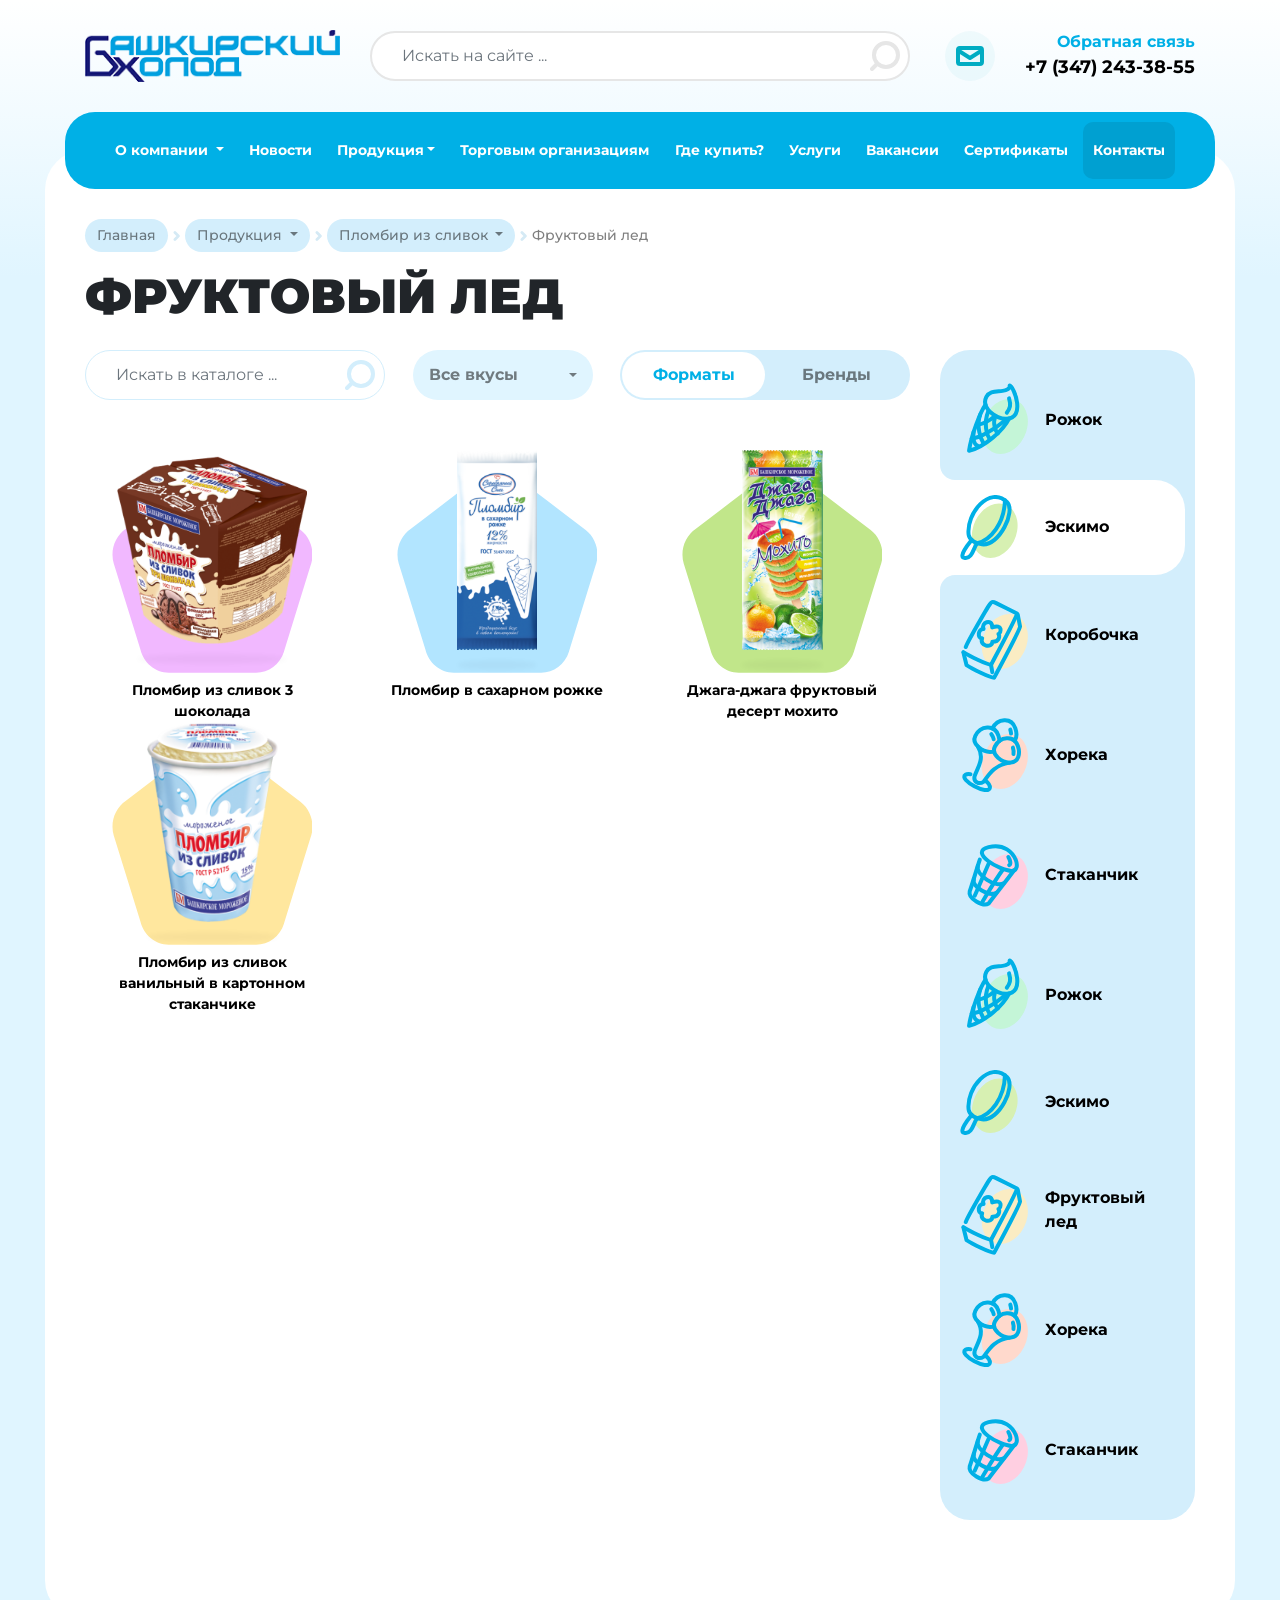
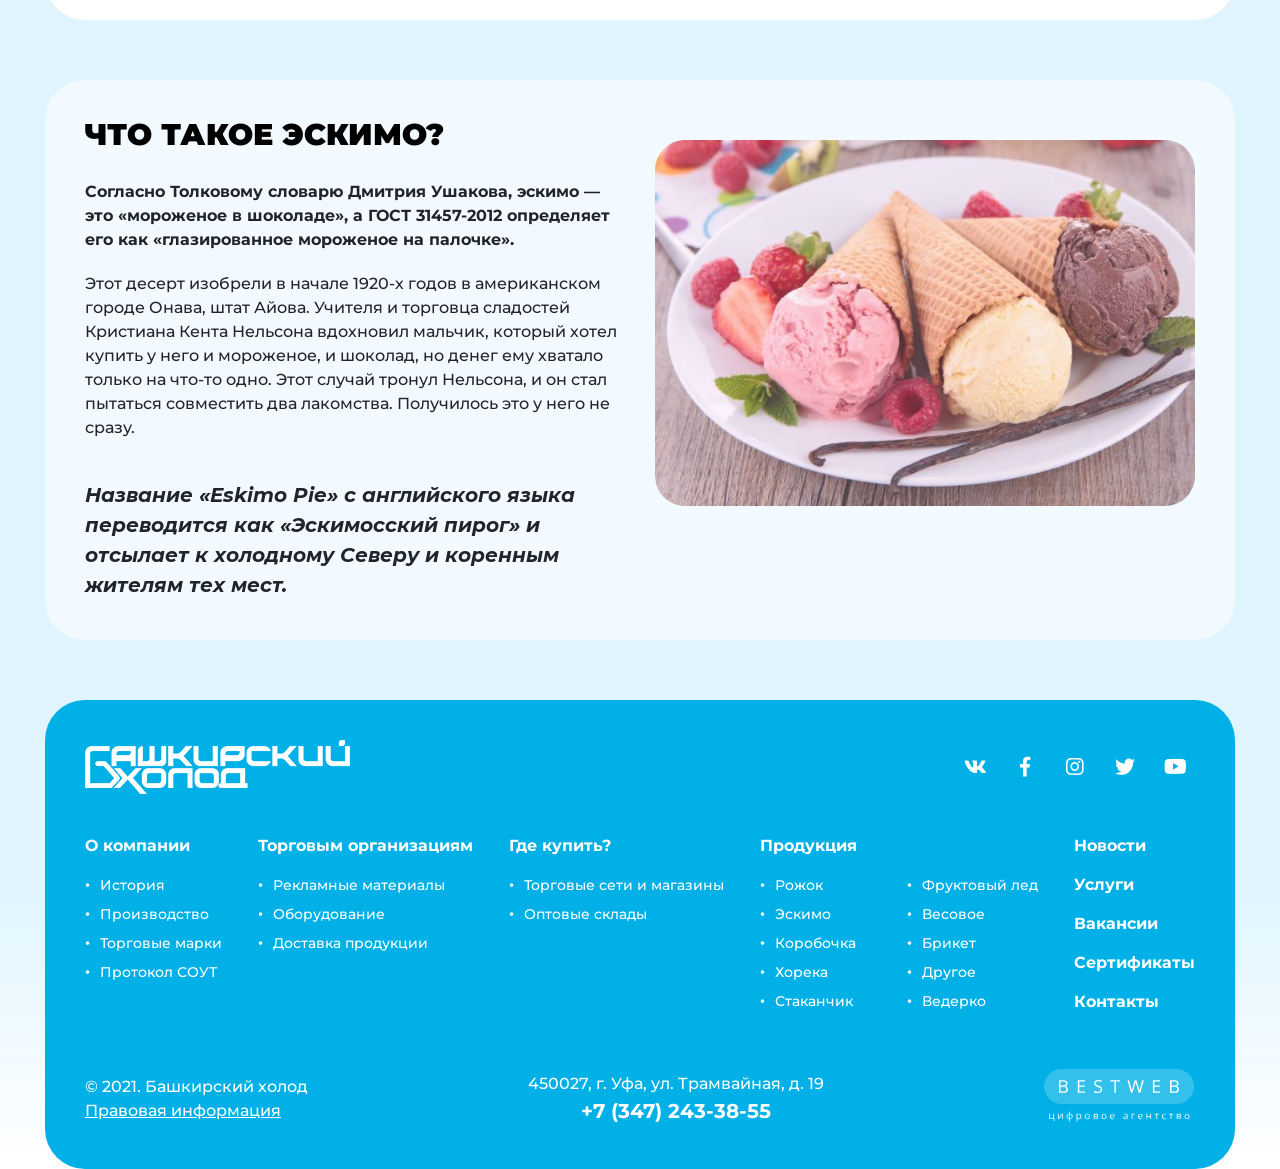
<file: catalog.html>
<!DOCTYPE html>
<html lang="ru">
	<head>
		<meta charset="utf-8">
		<meta name="viewport" content="width=device-width, initial-scale=1, shrink-to-fit=no">

		<link rel="preconnect" href="https://fonts.googleapis.com">
		<link rel="preconnect" href="https://fonts.gstatic.com" crossorigin>
		<link href="https://fonts.googleapis.com/css2?family=Montserrat:ital,wght@0,300;0,400;0,700;0,900;1,300;1,400;1,700;1,900&display=swap" rel="stylesheet">
		<link href="css/bootstrap.min.css" rel="stylesheet">
		<link href="css/slick.css" rel="stylesheet">
		<link href="css/brands.min.css" rel="stylesheet">
		<link href="css/fontawesome.min.css" rel="stylesheet">
		<link href="css/styles.css" rel="stylesheet">
		<link href="css/media.css" rel="stylesheet">

		<title>Башхолод</title>

		<script src="js/jquery.min.js"></script>
		<script src="js/popper.min.js"></script>
		<script src="js/bootstrap.min.js"></script>
		<script src="js/slick.min.js"></script>
		<script src="js/main.js"></script>
	</head>
	<body>

		<div class="bottom-fixed">
			<div class="bottom-fixed__row">
				<a href="#" class="bottom-fixed-item">
					<div class="bottom-fixed-item__icon">
						<i class="bf-phone-icon"></i>
					</div>
				</a>
				<div class="bottom-fixed-item">
					<div class="bottom-fixed-item__icon">
						<i class="bf-search-icon"></i>
					</div>
				</div>
				<div class="bottom-fixed-item">
					<div class="bottom-fixed-item__icon">
						<i class="bf-mail-icon"></i>
					</div>
				</div>
				<div class="bottom-fixed-item">
					<div class="mobile-burger">
						<div class="mobile-burger__btn">
							<i class="mob-burger-icon"></i>
						</div>
						<div class="mobile-burger__body">
							<div class="container">
								<div class="mobile-burger__nav">
									<div class="mobile-burger__close">
										<i class="mob-burger-close"></i>
									</div>
									<ul class="header-nav">
										<li class="dropdown">
											<a class="dropdown-toggle" href="#" role="button" id="dropdownMenuLink" data-bs-toggle="dropdown" aria-expanded="false">
												О компании
											</a>

											<ul class="dropdown-menu" aria-labelledby="dropdownMenuLink">
												<li><a class="dropdown-item active" href="#">История</a></li>
												<li><a class="dropdown-item" href="#">Производство</a></li>
												<li><a class="dropdown-item" href="#">Торговые марки</a></li>
												<li><a class="dropdown-item" href="#">Протокол СОУТ</a></li>
											</ul>
										</li>
										<li><a href="#">Новости</a></li>
										<li>
											<a href="#">Продукция</a>
										</li>
										<li><a href="#">Торговым организациям</a></li>
										<li><a href="#">Где купить?</a></li>
										<li><a href="#">Услуги</a></li>
										<li><a href="#">Вакансии</a></li>
										<li><a href="#">Сертификаты</a></li>
										<li class="active"><a href="#">Контакты</a></li>
									</ul>
								</div>
							</div>
						</div>
					</div>
				</div>
			</div>
		</div>

		<div class="wrapper">

			<header>
				<div class="header-top">
					<div class="container">
						<div class="row align-items-center">
							<div class="col-lg-3 col header-top__logo">
								<div class="logo-wr">
									<a href="#" class="logo"><img src="images/logo.png" alt="" title=""></a>
								</div>
							</div>
							<div class="col-lg-6 header-top__search">
								<div class="header-search">
									<form action="/search/" method="GET">
										<input type="text" class="form-control" name="q" placeholder="Искать на сайте ...">
										<button type="submit">
											<svg width="30" height="30" viewBox="0 0 30 30" fill="none" xmlns="http://www.w3.org/2000/svg">
												<path d="M15.9949 26.0011C22.6204 26.0011 27.9914 20.6301 27.9914 14.0047C27.9914 7.37928 22.6204 2.0083 15.9949 2.0083C9.36951 2.0083 3.99854 7.37928 3.99854 14.0047C3.99854 20.6301 9.36951 26.0011 15.9949 26.0011Z" stroke="#E6E6E6" stroke-width="3.9988" stroke-miterlimit="22.9256" stroke-linecap="round" stroke-linejoin="round"/>
												<path d="M2.0083 27.9918L6.99336 22.9888" stroke="#E6E6E6" stroke-width="3.9988" stroke-miterlimit="22.9256" stroke-linecap="round" stroke-linejoin="round"/>
											</svg>
										</button>
									</form>
								</div>
							</div>
							<div class="col-lg-3 col header-top__callback">
								<div class="callback-item">
									<a href="#" class="callback-item__icon">
										<svg width="28" height="20" viewBox="0 0 28 20" fill="none" xmlns="http://www.w3.org/2000/svg">
											<path d="M23.8911 1.98633H4.08157C2.9244 1.98633 1.98633 2.87567 1.98633 3.97272V15.9999C1.98633 17.097 2.9244 17.9863 4.08157 17.9863H23.8911C25.0483 17.9863 25.9863 17.097 25.9863 15.9999V3.97272C25.9863 2.87567 25.0483 1.98633 23.8911 1.98633Z" stroke="#00ACC2" stroke-width="4" stroke-miterlimit="22.9256" stroke-linecap="round" stroke-linejoin="round"/>
											<path d="M25.0068 5.00684L13.9864 12L2.99316 5.00684" stroke="#00ACC2" stroke-width="4" stroke-miterlimit="22.9256" stroke-linecap="round" stroke-linejoin="round"/>
										</svg>
									</a>
									<div class="callback-item__body">
										<div class="callback-item__label">
											<a href="#">Обратная связь</a>
										</div>
										<div class="callback-item__phone"><a href="#">+7 (347) 243-38-55</a></div>
									</div>
								</div>
							</div>
						</div>
					</div>
				</div>
				<div class="header-nav-wr">
					<div class="container">
						<ul class="header-nav">
							<li class="dropdown">
								<a class="dropdown-toggle" href="#" role="button" id="dropdownMenuLink" data-bs-toggle="dropdown" aria-expanded="false">
									О компании
								</a>

								<ul class="dropdown-menu" aria-labelledby="dropdownMenuLink">
									<li><a class="dropdown-item active" href="#">История</a></li>
									<li><a class="dropdown-item" href="#">Производство</a></li>
									<li><a class="dropdown-item" href="#">Торговые марки</a></li>
									<li><a class="dropdown-item" href="#">Протокол СОУТ</a></li>
								</ul>
							</li>
							<li><a href="#">Новости</a></li>
							<li class="big-drp">
								<a class="big-drp__btn" href="#">Продукция</a>
								<div class="big-drp__body">
									<div class="big-drp__title">Форматы</div>
									<div class="formats-items">
										<a href="#" class="formats-item">
											<div class="formats-item__icon">
												<img src="images/formats-img/formats-img-1.svg" alt="" title="">
											</div>
											<div class="formats-item__text">
												Рожок
											</div>
										</a>
										<div class="formats-item">
											<div class="formats-item__icon">
												<img src="images/formats-img/formats-img-2.svg" alt="" title="">
											</div>
											<div class="formats-item__text">
												Эскимо
											</div>
										</div>
										<div class="formats-item">
											<div class="formats-item__icon">
												<img src="images/formats-img/formats-img-3.svg" alt="" title="">
											</div>
											<div class="formats-item__text">
												Коробочка
											</div>
										</div>
										<div class="formats-item">
											<div class="formats-item__icon">
												<img src="images/formats-img/formats-img-4.svg" alt="" title="">
											</div>
											<div class="formats-item__text">
												Хорека
											</div>
										</div>
										<div class="formats-item">
											<div class="formats-item__icon">
												<img src="images/formats-img/formats-img-5.svg" alt="" title="">
											</div>
											<div class="formats-item__text">
												Стаканчик
											</div>
										</div>
										<div class="formats-item">
											<div class="formats-item__icon">
												<img src="images/formats-img/formats-img-6.svg" alt="" title="">
											</div>
											<div class="formats-item__text">
												Фруктовый
												лед
											</div>
										</div>
										<div class="formats-item">
											<div class="formats-item__icon">
												<img src="images/formats-img/formats-img-7.svg" alt="" title="">
											</div>
											<div class="formats-item__text">
												Весовое
											</div>
										</div>
										<div class="formats-item">
											<div class="formats-item__icon">
												<img src="images/formats-img/formats-img-8.svg" alt="" title="">
											</div>
											<div class="formats-item__text">
												Брикет
											</div>
										</div>
										<div class="formats-item">
											<div class="formats-item__icon">
												<img src="images/formats-img/formats-img-9.svg" alt="" title="">
											</div>
											<div class="formats-item__text">
												Другое
											</div>
										</div>
										<div class="formats-item">
											<div class="formats-item__icon">
												<img src="images/formats-img/formats-img-10.svg" alt="" title="">
											</div>
											<div class="formats-item__text">
												Ведерко
											</div>
										</div>
									</div>
									<div class="big-drp__title">Бренды</div>
									<div class="brands-items">
										<div class="brands-items__col">
											<a href="#" class="brands-item color-1">
												<div class="brands-item__img">
													<img src="images/brands-item/brands-item-img-1.png" alt="" title="">
												</div>
												<div class="brands-item__text">
													Пломбир
													из сливок
												</div>
											</a>
										</div>
										<div class="brands-items__col">
											<div class="brands-item color-2">
												<div class="brands-item__img">
													<img src="images/brands-item/brands-item-img-2.png" alt="" title="">
												</div>
												<div class="brands-item__text">
													Угостись
												</div>
											</div>
										</div>
										<div class="brands-items__col">
											<div class="brands-item color-3">
												<div class="brands-item__img">
													<img src="images/brands-item/brands-item-img-3.png" alt="" title="">
												</div>
												<div class="brands-item__text">
													Bon Ami
												</div>
											</div>
										</div>
										<div class="brands-items__col">
											<div class="brands-item color-4">
												<div class="brands-item__img">
													<img src="images/brands-item/brands-item-img-4.png" alt="" title="">
												</div>
												<div class="brands-item__text">
													Пломбир
													из молока
												</div>
											</div>
										</div>
										<div class="brands-items__col">
											<div class="brands-item color-5">
												<div class="brands-item__img">
													<img src="images/brands-item/brands-item-img-5.png" alt="" title="">
												</div>
												<div class="brands-item__text">
													Джага джага
												</div>
											</div>
										</div>
										<div class="brands-items__col">
											<div class="brands-item color-6">
												<div class="brands-item__img">
													<img src="images/brands-item/brands-item-img-6.png" alt="" title="">
												</div>
												<div class="brands-item__text">
													Пломбир
												</div>
											</div>
										</div>
										<div class="brands-items__col">
											<div class="brands-item color-7">
												<div class="brands-item__img">
													<img src="images/brands-item/brands-item-img-7.png" alt="" title="">
												</div>
												<div class="brands-item__text">
													Уплетайка
												</div>
											</div>
										</div>
										<div class="brands-items__col">
											<div class="brands-item color-1">
												<div class="brands-item__img">
													<img src="images/brands-item/brands-item-img-8.png" alt="" title="">
												</div>
												<div class="brands-item__text">
													Horeca
												</div>
											</div>
										</div>
										<div class="brands-items__col">
											<div class="brands-item color-2">
												<div class="brands-item__img">
													<img src="images/brands-item/brands-item-img-9.png" alt="" title="">
												</div>
												<div class="brands-item__text">
													Зефирное
													облако
												</div>
											</div>
										</div>
										<div class="brands-items__col">
											<div class="brands-item color-3">
												<div class="brands-item__img">
													<img src="images/brands-item/brands-item-img-10.png" alt="" title="">
												</div>
												<div class="brands-item__text">
													Полонез
												</div>
											</div>
										</div>
									</div>
								</div>
							</li>
							<li><a href="#">Торговым организациям</a></li>
							<li><a href="#">Где купить?</a></li>
							<li><a href="#">Услуги</a></li>
							<li><a href="#">Вакансии</a></li>
							<li><a href="#">Сертификаты</a></li>
							<li class="active"><a href="#">Контакты</a></li>
						</ul>
					</div>
				</div>
			</header>

			<main>
				<div class="inner-page">
					<div class="container">
						<ul class="drp-breadcrumb">
							<li>
								<a href="#">Главная</a>
							</li>
							<li class="dropdown">
								<a class="dropdown-toggle" href="#" role="button" id="dropdownMenuLink" data-bs-toggle="dropdown" aria-expanded="false">
									Продукция
								</a>

								<ul class="dropdown-menu" aria-labelledby="dropdownMenuLink">
									<li><a class="dropdown-item active" href="#">Action</a></li>
									<li><a class="dropdown-item" href="#">Another action</a></li>
									<li><a class="dropdown-item" href="#">Something else here</a></li>
								</ul>
							</li>
							<li class="dropdown">
								<a class="dropdown-toggle" href="#" role="button" id="dropdownMenuLink" data-bs-toggle="dropdown" aria-expanded="false">
									Пломбир из сливок
								</a>

								<ul class="dropdown-menu" aria-labelledby="dropdownMenuLink">
									<li><a class="dropdown-item" href="#">Action</a></li>
									<li><a class="dropdown-item" href="#">Another action</a></li>
									<li><a class="dropdown-item" href="#">Something else here</a></li>
								</ul>
							</li>
							<li>
								<span>Фруктовый лед</span>
							</li>
						</ul>
						<div class="inner-page__title">ФРУКТОВЫЙ ЛЕД</div>
						<div class="inner-page-white ml100">
							<div class="catalog">
								<div class="row">
									<div class="col-lg-9">
										<div class="catalog-filter">
											<div class="catalog-search">
												<div class="header-search">
													<form action="/search/" method="GET">
														<input type="text" class="form-control" name="q" placeholder="Искать в каталоге ...">
														<button type="submit">
															<svg width="30" height="30" viewBox="0 0 30 30" fill="none" xmlns="http://www.w3.org/2000/svg">
																<path d="M15.9949 26.0011C22.6204 26.0011 27.9914 20.6301 27.9914 14.0047C27.9914 7.37928 22.6204 2.0083 15.9949 2.0083C9.36951 2.0083 3.99854 7.37928 3.99854 14.0047C3.99854 20.6301 9.36951 26.0011 15.9949 26.0011Z" stroke="#E6E6E6" stroke-width="3.9988" stroke-miterlimit="22.9256" stroke-linecap="round" stroke-linejoin="round"/>
																<path d="M2.0083 27.9918L6.99336 22.9888" stroke="#E6E6E6" stroke-width="3.9988" stroke-miterlimit="22.9256" stroke-linecap="round" stroke-linejoin="round"/>
															</svg>
														</button>
													</form>
												</div>
											</div>
											<div class="custom-drp">
												<div class="dropdown">
													<a class="btn btn-lightblue dropdown-toggle" href="#" role="button" id="dropdownMenuLink" data-bs-toggle="dropdown" aria-expanded="false">
														Все вкусы
													</a>

													<ul class="dropdown-menu" aria-labelledby="dropdownMenuLink">
														<li><a class="dropdown-item active" href="#">Все вкусы</a></li>
														<li><a class="dropdown-item" href="#">Все вкусы</a></li>
														<li><a class="dropdown-item" href="#">Все вкусы</a></li>
														<li><a class="dropdown-item" href="#">Все вкусы</a></li>
													</ul>
												</div>
											</div>
											<!-- <div class="switch-item">
												<label class="switch-item-btn-wr">
													<input type="radio" name="rad1" checked>
													<div class="btn switch-item-btn">
														Форматы
													</div>
												</label>
												<label class="switch-item-btn-wr">
													<input type="radio" name="rad1">
													<div class="btn switch-item-btn">
														Бренды
													</div>
												</label>
											</div> -->
											<div class="switch-item">
												<div class="switch-item-btn-wr">
													<div class="btn switch-item-btn active">
														Форматы
													</div>
												</div>
												<div class="switch-item-btn-wr">
													<div class="btn switch-item-btn">
														Бренды
													</div>
												</div>
											</div>
										</div>
										<div class="catalog-mob-select">
											<div class="catalog-mob-select__btn">
												<div class="cms-item">
													<div class="cms-item__icon">
														<img src="images/formats-img/formats-img-1.svg" alt="" title="">
													</div>
													<div class="cms-item__text">
														Рожок
													</div>
												</div>
												<div class="catalog-mob-select__arrow">
													<svg width="22" height="22" viewBox="0 0 56 32" fill="none" xmlns="http://www.w3.org/2000/svg">
														<path d="M3.99414 3.99707L28 28.0029L52.0058 3.99707" stroke="black" stroke-width="7.98835" stroke-miterlimit="22.9256" stroke-linecap="round" stroke-linejoin="round"/>
													</svg>
												</div>
											</div>
											<div class="catalog-mob-select__body">
												<a href="#" class="cms-item-wr">
													<div class="cms-item">
														<div class="cms-item__icon">
															<img src="images/formats-img/formats-img-1.svg" alt="" title="">
														</div>
														<div class="cms-item__text">
															Рожок
														</div>
													</div>
												</a>
												<div class="cms-item-wr active">
													<div class="cms-item">
														<div class="cms-item__icon">
															<img src="images/formats-img/formats-img-1.svg" alt="" title="">
														</div>
														<div class="cms-item__text">
															Рожок
														</div>
													</div>
												</div>
												<div class="cms-item-wr">
													<div class="cms-item">
														<div class="cms-item__icon">
															<img src="images/formats-img/formats-img-1.svg" alt="" title="">
														</div>
														<div class="cms-item__text">
															Рожок
														</div>
													</div>
												</div>
												<div class="cms-item-wr">
													<div class="cms-item">
														<div class="cms-item__icon">
															<img src="images/formats-img/formats-img-1.svg" alt="" title="">
														</div>
														<div class="cms-item__text">
															Рожок
														</div>
													</div>
												</div>
												<div class="cms-item-wr">
													<div class="cms-item">
														<div class="cms-item__icon">
															<img src="images/formats-img/formats-img-1.svg" alt="" title="">
														</div>
														<div class="cms-item__text">
															Рожок
														</div>
													</div>
												</div>
											</div>
										</div>
										<div class="main-production__clippath">
											<svg width="0" height="0" viewBox="0 0 290 280" fill="none" xmlns="http://www.w3.org/2000/svg">
												<g id="Assets" fill="none">
													<defs>
														<clipPath id="mpsItemClipPath"
														transform="scale(0.00344827586206896551724137931034, 0.00344827586206896551724137931034)" clipPathUnits="objectBoundingBox">
															<path d="M171.878 9.58278L221.149 45.3872L272.423 82.6437L272.498 82.6217C288.538 94.2784 294.02 115.063 286.998 132.669L268.257 190.353L248.677 250.631L248.752 250.653C242.829 268.882 225.748 280.362 207.532 279.992H145.007H81.6299C61.8077 279.992 45.159 266.397 40.4893 248.023L21.7529 190.353L2.16903 130.074L2.08958 130.092C-4.0014 111.338 3.66088 91.4227 19.5063 81.249L68.8609 45.3872L120.091 8.16155L120.056 8.10859C136.003 -3.47753 157.308 -2.34761 171.878 9.58278V9.58278Z"/>
														</clipPath>
													</defs>
												</g>
											</svg>
										</div>
										<div class="catalog-items">
											<div class="mps-items">
												<div class="row">
													<div class="col-6 col-lg-4">
														<a href="#" class="mps-item color-1">
															<div class="mps-item__img">
																<span><img src="images/mps-item-img-1.png" alt="" title=""></span>
															</div>
															<div class="mps-item__name">
																Пломбир из сливок
																3 шоколада
															</div>
														</a>
													</div>
													<div class="col-6 col-lg-4">
														<div class="mps-item color-2">
															<div class="mps-item__img">
																<span><img src="images/mps-item-img-2.png" alt="" title=""></span>
															</div>
															<div class="mps-item__name">
																Пломбир в сахарном
																рожке
															</div>
														</div>
													</div>
													<div class="col-6 col-lg-4">
														<div class="mps-item color-3">
															<div class="mps-item__img">
																<span><img src="images/mps-item-img-3.png" alt="" title=""></span>
															</div>
															<div class="mps-item__name">
																Джага-джага
																фруктовый десерт
																мохито
															</div>
														</div>
													</div>
													<div class="col-6 col-lg-4">
														<div class="mps-item color-4">
															<div class="mps-item__img">
																<span><img src="images/mps-item-img-4.png" alt="" title=""></span>
															</div>
															<div class="mps-item__name">
																Пломбир из сливок
																ванильный в картонном
																стаканчике
															</div>
														</div>
													</div>
												</div>
											</div>
										</div>
									</div>
									<div class="col-lg-3">
										<ul class="category-nav">
											<li>
												<a class="category-nav__item" href="#">
													<span class="category-nav__img">
														<img src="images/formats-img/formats-img-1.svg" alt="" title="">
													</span>
													<span class="category-nav__text">
														Рожок
													</span>
												</a>
											</li>
											<li class="active">
												<a class="category-nav__item" href="#">
													<span class="category-nav__img">
														<img src="images/formats-img/formats-img-2.svg" alt="" title="">
													</span>
													<span class="category-nav__text">
														Эскимо
													</span>
												</a>
											</li>
											<li>
												<a class="category-nav__item" href="#">
													<span class="category-nav__img">
														<img src="images/formats-img/formats-img-3.svg" alt="" title="">
													</span>
													<span class="category-nav__text">
														Коробочка
													</span>
												</a>
											</li>
											<li>
												<a class="category-nav__item" href="#">
													<span class="category-nav__img">
														<img src="images/formats-img/formats-img-4.svg" alt="" title="">
													</span>
													<span class="category-nav__text">
														Хорека
													</span>
												</a>
											</li>
											<li>
												<a class="category-nav__item" href="#">
													<span class="category-nav__img">
														<img src="images/formats-img/formats-img-5.svg" alt="" title="">
													</span>
													<span class="category-nav__text">
														Стаканчик
													</span>
												</a>
											</li>
											<li>
												<a class="category-nav__item" href="#">
													<span class="category-nav__img">
														<img src="images/formats-img/formats-img-1.svg" alt="" title="">
													</span>
													<span class="category-nav__text">
														Рожок
													</span>
												</a>
											</li>
											<li class="">
												<a class="category-nav__item" href="#">
													<span class="category-nav__img">
														<img src="images/formats-img/formats-img-2.svg" alt="" title="">
													</span>
													<span class="category-nav__text">
														Эскимо
													</span>
												</a>
											</li>
											<li>
												<a class="category-nav__item" href="#">
													<span class="category-nav__img">
														<img src="images/formats-img/formats-img-3.svg" alt="" title="">
													</span>
													<span class="category-nav__text">
														Фруктовый
														лед
													</span>
												</a>
											</li>
											<li>
												<a class="category-nav__item" href="#">
													<span class="category-nav__img">
														<img src="images/formats-img/formats-img-4.svg" alt="" title="">
													</span>
													<span class="category-nav__text">
														Хорека
													</span>
												</a>
											</li>
											<li>
												<a class="category-nav__item" href="#">
													<span class="category-nav__img">
														<img src="images/formats-img/formats-img-5.svg" alt="" title="">
													</span>
													<span class="category-nav__text">
														Стаканчик
													</span>
												</a>
											</li>
										</ul>
									</div>
								</div>
							</div>
						</div>
					</div>
				</div>
				<div class="catalog-well-wr">
					<div class="container">
						<div class="catalog-well ml100">
							<div class="main__title">ЧТО ТАКОЕ ЭСКИМО?</div>
							<div class="row">
								<div class="col-md-6">
									<div class="main-about__b">
										Согласно Толковому словарю Дмитрия Ушакова, эскимо — это «мороженое в шоколаде», а ГОСТ 31457-2012 определяет его как «глазированное мороженое на палочке».
									</div>
									<div class="main-about__text">
										Этот десерт изобрели в начале 1920-х годов в американском городе Онава, штат Айова. Учителя и торговца сладостей Кристиана Кента Нельсона вдохновил мальчик, который хотел купить у него и мороженое, и шоколад, но денег ему хватало только на что-то одно. Этот случай тронул Нельсона, и он стал пытаться совместить два лакомства. Получилось это у него не сразу.
									</div>
									<div class="main-about__italic">
										Название «Eskimo Pie» с английского языка переводится как «Эскимосский пирог» и отсылает к холодному Северу и коренным жителям тех мест.
									</div>
								</div>
								<div class="col-md-6">
									<div class="catalog-well__img">
										<img src="images/catalog-well-img-1.jpg" alt="" title="">
									</div>
								</div>
							</div>
						</div>
					</div>
				</div>
			</main>

			<footer>
				<div class="footer-top-wr">
					<div class="container">
						<div class="footer-top ml100">
							<div class="footer-top__row">
								<div class="footer-top__logo">
									<a href="#"><img src="images/footer-logo.png" alt="" title=""></a>
								</div>
								<div class="soc">
									<ul>
										<li><a href="#"><i class="fab fa-vk"></i></a></li>
										<li><a href="#"><i class="fab fa-facebook-f"></i></a></li>
										<li><a href="#"><i class="fab fa-instagram"></i></a></li>
										<li><a href="#"><i class="fab fa-twitter"></i></a></li>
										<li><a href="#"><i class="fab fa-youtube"></i></a></li>
									</ul>
								</div>
							</div>
							<div class="footer-top-lists">
								<div class="footer-top-lists__col">
									<div class="footer-top-list__title"><a href="#">О компании</a></div>
									<ul class="footer-top-list">
										<li><a href="#">История</a></li>
										<li><a href="#">Производство</a></li>
										<li><a href="#">Торговые марки</a></li>
										<li><a href="#">Протокол СОУТ</a></li>
									</ul>
								</div>
								<div class="footer-top-lists__col">
									<div class="footer-top-list__title">Торговым организациям</div>
									<ul class="footer-top-list">
										<li><a href="#">Рекламные материалы</a></li>
										<li><a href="#">Оборудование</a></li>
										<li><a href="#">Доставка продукции</a></li>
									</ul>
								</div>
								<div class="footer-top-lists__col">
									<div class="footer-top-list__title">Где купить?</div>
									<ul class="footer-top-list">
										<li><a href="#">Торговые сети и магазины</a></li>
										<li><a href="#">Оптовые склады</a></li>
									</ul>
								</div>
								<div class="footer-top-lists__col">
									<div class="footer-top-list__title">Продукция</div>
									<ul class="footer-top-list col2">
										<li><a href="#">Рожок</a></li>
										<li><a href="#">Эскимо</a></li>
										<li><a href="#">Коробочка</a></li>
										<li><a href="#">Хорека</a></li>
										<li><a href="#">Стаканчик</a></li>
										<li><a href="#">Фруктовый лед</a></li>
										<li><a href="#">Весовое</a></li>
										<li><a href="#">Брикет</a></li>
										<li><a href="#">Другое</a></li>
										<li><a href="#">Ведерко</a></li>
									</ul>
								</div>
								<div class="footer-top-lists__col">
									<div class="footer-top-list__title"><a href="#">Новости</a></div>
									<div class="footer-top-list__title"><a href="#">Услуги</a></div>
									<div class="footer-top-list__title"><a href="#">Вакансии</a></div>
									<div class="footer-top-list__title"><a href="#">Сертификаты</a></div>
									<div class="footer-top-list__title"><a href="#">Контакты</a></div>
								</div>
							</div>
							<div class="footer-top__row">
								<div class="soc in-mobile">
									<ul>
										<li><a href="#"><i class="fab fa-vk"></i></a></li>
										<li><a href="#"><i class="fab fa-facebook-f"></i></a></li>
										<li><a href="#"><i class="fab fa-instagram"></i></a></li>
										<li><a href="#"><i class="fab fa-twitter"></i></a></li>
										<li><a href="#"><i class="fab fa-youtube"></i></a></li>
									</ul>
								</div>
								<div class="footer-top__text">
									<div>© 2021. Башкирский холод</div>
									<a href="#">Правовая информация</a>
								</div>
								<div class="footer-top__center">
									<div class="footer-top__text">450027, г. Уфа, ул. Трамвайная, д. 19</div>
									<div class="footer-top__phone">
										<a href="#">+7 (347) 243-38-55</a>
									</div>
								</div>
								<div class="footer-top__bw">
									<a class="bestweb"  href="https://bestweb.ru/" target="_blank" title="Разработка сайта, поддержка сайта Bestweb г.Уфа"><span>Bestweb - разработка сайта, поддержка сайта, г.Уфа</span>
										<svg width="151" height="60" viewBox="0 0 151 60" fill="none" xmlns="http://www.w3.org/2000/svg">
											<path class="bw-logo" fill-rule="evenodd" clip-rule="evenodd" d="M17.5012 0H132.502C142.127 0 150.002 7.87492 150.002 17.4999C150.002 27.125 142.127 34.9999 132.502 34.9999H17.5012C7.87615 34.9999 0.0012207 27.1249 0.0012207 17.4999C0.0012207 7.87491 7.87617 0 17.5012 0Z" fill="white" fill-opacity="0.2"/>
											<path class="bw-logo-text" d="M15.0012 11.1831H18.656C20.372 11.1831 21.6136 11.434 22.3807 11.9357C23.1477 12.4374 23.5312 13.2286 23.5312 14.312C23.5312 15.0617 23.3169 15.6817 22.8909 16.1687C22.462 16.6557 21.8398 16.9717 21.0183 17.1163V17.2019C22.9816 17.5296 23.9664 18.539 23.9664 20.2276C23.9664 21.358 23.5735 22.2408 22.7914 22.8754C22.0122 23.5098 20.9186 23.8259 19.5137 23.8259H15.0012V11.1831V11.1831ZM16.5053 16.5967H18.9822C20.0452 16.5967 20.81 16.4346 21.2752 16.1069C21.7403 15.782 21.9728 15.233 21.9728 14.4597C21.9728 13.7513 21.716 13.2405 21.1964 12.9247C20.6771 12.6118 19.849 12.4522 18.7166 12.4522H16.5053V16.5967V16.5967ZM16.5053 17.8425V22.5716H19.2028C20.2482 22.5716 21.0334 22.3737 21.562 21.9811C22.0907 21.5854 22.3532 20.9655 22.3532 20.1241C22.3532 19.3389 22.0844 18.7635 21.5439 18.3944C21.0061 18.0257 20.1847 17.8425 19.0789 17.8425H16.5053V17.8425ZM41.0219 23.8259H33.8088V11.1831H41.0219V12.4876H35.3129V16.5612H40.674V17.8601H35.3129V22.5123H41.0219V23.8259V23.8259ZM58.2523 20.4609C58.2523 21.5738 57.8385 22.4415 57.0139 23.0645C56.1864 23.687 55.0659 23.9999 53.6488 23.9999C52.1179 23.9999 50.9369 23.8052 50.112 23.4186V22.0018C50.6407 22.2201 51.2207 22.3944 51.8457 22.5211C52.471 22.6481 53.0904 22.7099 53.7032 22.7099C54.7061 22.7099 55.4613 22.5242 55.969 22.152C56.4764 21.7801 56.7298 21.2637 56.7298 20.5995C56.7298 20.1627 56.6394 19.8024 56.4611 19.5221C56.28 19.2446 55.9778 18.9849 55.558 18.7485C55.1353 18.5126 54.495 18.2439 53.6338 17.946C52.4288 17.5236 51.5679 17.0247 51.0546 16.449C50.5378 15.8736 50.2782 15.1207 50.2782 14.191C50.2782 13.217 50.6529 12.4434 51.4018 11.8649C52.151 11.2894 53.1417 11 54.377 11C55.6606 11 56.8449 11.2302 57.9232 11.6939L57.4549 12.9721C56.3888 12.535 55.3496 12.3167 54.3408 12.3167C53.5434 12.3167 52.9212 12.482 52.4742 12.8153C52.0243 13.1521 51.8006 13.6152 51.8006 14.2088C51.8006 14.6485 51.882 15.0056 52.0481 15.286C52.2142 15.5666 52.4923 15.8234 52.8849 16.0564C53.2778 16.2897 53.8787 16.5465 54.6852 16.83C56.0415 17.3023 56.9778 17.8099 57.4849 18.3502C57.9957 18.8933 58.2523 19.5961 58.2523 20.4609V20.4609ZM71.943 23.8259H70.4389V12.4876H66.3429V11.1831H76.0419V12.4876H71.943V23.8259ZM96.3416 23.8259H94.8554L92.2458 15.3599C92.1217 14.9852 91.9828 14.5127 91.8289 13.9401C91.6749 13.3703 91.5964 13.0279 91.5902 12.9128C91.4604 13.6745 91.2551 14.507 90.9711 15.4101L88.4398 23.8259H86.9539L83.5103 11.1831H85.102L87.1469 18.9908C87.4309 20.0858 87.6364 21.0777 87.7663 21.9663C87.9264 20.9124 88.162 19.8792 88.4761 18.8698L90.7931 11.1831H92.3876L94.8191 18.9406C95.1031 19.8319 95.3418 20.8413 95.538 21.9663C95.6497 21.1486 95.8614 20.1508 96.1724 18.973L98.208 11.1831H99.803L96.3416 23.8259ZM116.106 23.8259H108.893V11.1831H116.106V12.4876H110.397V16.5612H115.759V17.8601H110.397V22.5123H116.106V23.8259V23.8259ZM126.036 11.1831H129.691C131.407 11.1831 132.648 11.4339 133.415 11.9357C134.183 12.4374 134.566 13.2286 134.566 14.312C134.566 15.0617 134.352 15.6817 133.926 16.1687C133.497 16.6556 132.875 16.9717 132.053 17.1163V17.2019C134.017 17.5296 135.001 18.539 135.001 20.2276C135.001 21.358 134.608 22.2407 133.826 22.8754C133.047 23.5098 131.953 23.8259 130.549 23.8259H126.036V11.1831V11.1831ZM127.541 16.5967H130.018C131.081 16.5967 131.845 16.4345 132.31 16.1069C132.775 15.782 133.007 15.2329 133.007 14.4596C133.007 13.7513 132.751 13.2405 132.231 12.9247C131.712 12.6117 130.884 12.4521 129.752 12.4521H127.541V16.5967V16.5967ZM127.541 17.8425V22.5715H130.238C131.283 22.5715 132.068 22.3737 132.597 21.9811C133.125 21.5854 133.388 20.9654 133.388 20.1241C133.388 19.3389 133.119 18.7635 132.579 18.3944C132.041 18.0256 131.219 17.8425 130.114 17.8425H127.541V17.8425Z" fill="white"/>
											<path class="bw-text" d="M10.5575 51.9481H9.74769V50.0983H5.33923V44.7464H6.14912V49.3998H8.99085V44.7464H9.80096V49.3998H10.5575V51.9481ZM14.8444 44.7465V48.1398L14.8092 49.0282L14.7945 49.3065L17.6909 44.7465H18.7009V50.0983H17.9443V46.8265L17.9593 46.1816L17.9826 45.5484L15.0927 50.0983H14.0827V44.7465H14.8444V44.7465ZM28.636 47.4181C28.636 48.2283 28.4062 48.8731 27.9461 49.3533C27.4844 49.8332 26.8412 50.1082 26.0143 50.1765V52.5001H25.2127V50.1765C24.406 50.115 23.7678 49.8383 23.2993 49.3465C22.831 48.855 22.596 48.2115 22.596 47.4181C22.596 46.6066 22.8293 45.9634 23.2962 45.4832C23.7644 45.005 24.4127 44.7331 25.2427 44.6682V42.5H26.0143V44.6682C26.831 44.7433 27.4727 45.0248 27.9379 45.5132C28.4028 46.0016 28.6361 46.6366 28.6361 47.4181L28.636 47.4181ZM23.4461 47.4181C23.4461 48.0432 23.5893 48.5333 23.8761 48.8865C24.1627 49.2416 24.6177 49.4483 25.2427 49.5067V45.3466C24.6412 45.4032 24.191 45.5983 23.8928 45.935C23.5943 46.2732 23.4461 46.7667 23.4461 47.4181V47.4181ZM27.7962 47.4181C27.7962 46.1717 27.2029 45.4832 26.0143 45.3565V49.5067C26.6329 49.4449 27.0844 49.2365 27.3696 48.8833C27.6545 48.5282 27.7962 48.04 27.7962 47.4181V47.4181ZM35.0262 50.1966C34.6779 50.1966 34.3595 50.1317 34.0712 50.0033C33.7829 49.8749 33.5411 49.6765 33.3461 49.41H33.288C33.3263 49.7215 33.3461 50.0183 33.3461 50.2984V52.5001H32.5363V44.7465H33.1945L33.3079 45.4798H33.3461C33.5544 45.1867 33.7962 44.9749 34.0729 44.8448C34.3496 44.715 34.6679 44.6481 35.0262 44.6481C35.7363 44.6481 36.2828 44.8916 36.6695 45.3766C37.0547 45.8616 37.248 46.5416 37.248 47.4181C37.248 48.2966 37.0513 48.98 36.6596 49.4667C36.2664 49.9531 35.723 50.1966 35.0262 50.1966ZM34.908 45.3383C34.3612 45.3383 33.9663 45.4883 33.7228 45.7916C33.4779 46.0949 33.3529 46.5765 33.3461 47.2367V47.4181C33.3461 48.1699 33.4711 48.7082 33.7228 49.0316C33.9728 49.355 34.3746 49.5166 34.9279 49.5166C35.3913 49.5166 35.753 49.3298 36.0147 48.9551C36.2763 48.5817 36.4078 48.065 36.4078 47.4082C36.4078 46.7398 36.2763 46.2281 36.0147 45.8715C35.753 45.5149 35.3845 45.3383 34.908 45.3383V45.3383ZM45.7664 47.4181C45.7664 48.29 45.5464 48.9715 45.1082 49.4616C44.6682 49.9517 44.0616 50.1966 43.2866 50.1966C42.8082 50.1966 42.3832 50.0832 42.0116 49.8582C41.6414 49.6348 41.3548 49.3117 41.1533 48.8916C40.9497 48.4715 40.8497 47.9799 40.8497 47.4181C40.8497 46.545 41.0683 45.865 41.5048 45.3783C41.9399 44.8916 42.5465 44.6481 43.3198 44.6481C44.0698 44.6481 44.6631 44.8981 45.1048 45.3964C45.5464 45.8948 45.7664 46.5683 45.7664 47.4181V47.4181ZM41.6899 47.4181C41.6899 48.1015 41.8265 48.6217 42.0998 48.98C42.373 49.3383 42.7747 49.5166 43.3065 49.5166C43.8366 49.5166 44.2399 49.3383 44.5149 48.9834C44.7898 48.6265 44.9265 48.1049 44.9265 47.4181C44.9265 46.7367 44.7898 46.2199 44.5149 45.8667C44.2399 45.5149 43.8332 45.3383 43.2966 45.3383C42.7648 45.3383 42.3648 45.5115 42.095 45.8599C41.8248 46.2083 41.6899 46.7282 41.6899 47.4181V47.4181ZM54.0118 46.0898C54.0118 46.4382 53.9117 46.7015 53.7116 46.8832C53.5117 47.0632 53.23 47.1848 52.87 47.2466V47.29C53.3249 47.3532 53.6583 47.4867 53.8683 47.6917C54.0784 47.8966 54.1833 48.1801 54.1833 48.5401C54.1833 49.0384 53.9999 49.4233 53.6333 49.6932C53.2665 49.9633 52.7333 50.0983 52.03 50.0983H49.6716V44.7465H52.0198C53.3482 44.7465 54.0117 45.1949 54.0117 46.0898L54.0118 46.0898ZM53.3717 48.4865C53.3717 48.1965 53.2617 47.9865 53.0432 47.8549C52.8232 47.7231 52.4584 47.6565 51.9515 47.6565H50.4815V49.4199H51.9716C52.9048 49.4199 53.3717 49.1081 53.3717 48.4865ZM53.2217 46.1683C53.2217 45.9067 53.12 45.7233 52.9199 45.6133C52.72 45.505 52.4167 45.45 52.0099 45.45H50.4815V46.9583H51.8532C52.3549 46.9583 52.7084 46.8965 52.9133 46.7732C53.1183 46.6499 53.2217 46.4484 53.2217 46.1683V46.1683ZM62.4616 47.4181C62.4616 48.29 62.2416 48.9715 61.8034 49.4616C61.3634 49.9517 60.7568 50.1966 59.9818 50.1966C59.5033 50.1966 59.0784 50.0832 58.7068 49.8582C58.3366 49.6348 58.05 49.3117 57.8485 48.8916C57.6449 48.4715 57.5449 47.9799 57.5449 47.4181C57.5449 46.545 57.7634 45.865 58.1999 45.3783C58.6351 44.8916 59.2417 44.6481 60.015 44.6481C60.765 44.6481 61.3583 44.8981 61.8 45.3964C62.2416 45.8948 62.4616 46.5683 62.4616 47.4181V47.4181ZM58.3851 47.4181C58.3851 48.1015 58.5217 48.6217 58.7949 48.98C59.0682 49.3383 59.4699 49.5166 60.0017 49.5166C60.5318 49.5166 60.9351 49.3383 61.2101 48.9834C61.485 48.6265 61.6217 48.1049 61.6217 47.4181C61.6217 46.7367 61.485 46.2199 61.2101 45.8667C60.9351 45.5149 60.5284 45.3383 59.9918 45.3383C59.46 45.3383 59.06 45.5115 58.7902 45.8599C58.52 46.2083 58.3851 46.7282 58.3851 47.4181V47.4181ZM68.6269 50.1966C67.8352 50.1966 67.2119 49.9548 66.7552 49.4732C66.2968 48.9916 66.0684 48.3232 66.0684 47.4666C66.0684 46.6032 66.2801 45.9183 66.7051 45.4098C67.1303 44.9032 67.7003 44.6481 68.4169 44.6481C69.087 44.6481 69.6185 44.8698 70.0085 45.31C70.4003 45.7516 70.5953 46.3333 70.5953 47.0567V47.5683H66.9086C66.9253 48.1965 67.0835 48.6733 67.3837 48.9998C67.6853 49.325 68.1102 49.4883 68.657 49.4883C69.2318 49.4883 69.8019 49.3683 70.3651 49.1266V49.85C70.0786 49.9733 69.8084 50.0617 69.5519 50.115C69.2968 50.1683 68.9886 50.1966 68.6269 50.1966ZM68.407 45.3281C67.977 45.3281 67.6351 45.4682 67.3803 45.7482C67.1234 46.0283 66.9735 46.4149 66.9284 46.9099H69.7251C69.7251 46.3982 69.612 46.0065 69.3835 45.7349C69.1553 45.4633 68.8302 45.3281 68.407 45.3281ZM82.9467 50.0983L82.7868 49.3366H82.7469C82.4802 49.6717 82.2134 49.8981 81.9484 50.0183C81.6836 50.1365 81.3519 50.1966 80.9551 50.1966C80.425 50.1966 80.0086 50.06 79.7067 49.785C79.4068 49.5115 79.2552 49.1232 79.2552 48.6183C79.2552 47.5383 80.12 46.9717 81.8486 46.9198L82.7568 46.89V46.5584C82.7568 46.1383 82.667 45.8282 82.4853 45.6283C82.3053 45.4282 82.017 45.3281 81.6184 45.3281C81.1734 45.3281 80.6685 45.465 80.1053 45.7383L79.8567 45.1184C80.12 44.9749 80.4086 44.8616 80.7235 44.7816C81.0368 44.7 81.3519 44.6583 81.6686 44.6583C82.3052 44.6583 82.7787 44.8 83.0868 45.0832C83.3935 45.3667 83.5485 45.8216 83.5485 46.4467V50.0983H82.9467V50.0983ZM81.1167 49.5265C81.6201 49.5265 82.017 49.3882 82.3053 49.1115C82.5935 48.8349 82.737 48.4482 82.737 47.9499V47.4666L81.9268 47.5C81.2819 47.5233 80.8167 47.6233 80.5336 47.8016C80.2484 47.9782 80.1053 48.2549 80.1053 48.6282C80.1053 48.9216 80.1934 49.145 80.3717 49.2983C80.5486 49.45 80.7969 49.5265 81.1167 49.5265ZM90.9234 45.4398H88.5117V50.0983H87.7018V44.7465H90.9234V45.4398ZM96.6287 50.1966C95.837 50.1966 95.2137 49.9548 94.757 49.4732C94.2986 48.9916 94.0702 48.3232 94.0702 47.4666C94.0702 46.6032 94.2819 45.9183 94.7068 45.4098C95.132 44.9032 95.702 44.6481 96.4186 44.6481C97.0887 44.6481 97.6202 44.8698 98.0103 45.31C98.402 45.7516 98.5971 46.3333 98.5971 47.0567V47.5683H94.9103C94.927 48.1965 95.0852 48.6733 95.3854 48.9998C95.687 49.325 96.1119 49.4883 96.6587 49.4883C97.2336 49.4883 97.8036 49.3683 98.3669 49.1266V49.85C98.0803 49.9733 97.8102 50.0617 97.5536 50.115C97.2985 50.1683 96.9904 50.1966 96.6287 50.1966ZM96.4087 45.3281C95.9787 45.3281 95.6368 45.4682 95.382 45.7482C95.1252 46.0283 94.9752 46.4149 94.9301 46.9099H97.7268C97.7268 46.3982 97.6137 46.0065 97.3852 45.7349C97.157 45.4633 96.8319 45.3281 96.4087 45.3281ZM103.272 44.7465V46.9884H106.27V44.7465H107.08V50.0983H106.27V47.6866H103.272V50.0983H102.462V44.7465H103.272ZM114.892 45.4398H113.154V50.0983H112.342V45.4398H110.624V44.7465H114.892V45.4398ZM120.476 50.1966C119.7 50.1966 119.101 49.9582 118.675 49.48C118.25 49.0032 118.039 48.3283 118.039 47.4567C118.039 46.5615 118.254 45.8698 118.686 45.3817C119.117 44.8933 119.732 44.6481 120.529 44.6481C120.785 44.6481 121.044 44.6764 121.301 44.7314C121.557 44.7867 121.759 44.8533 121.905 44.9265L121.657 45.6167C121.477 45.545 121.282 45.4849 121.071 45.4381C120.859 45.3899 120.672 45.3667 120.509 45.3667C119.422 45.3667 118.879 46.06 118.879 47.4465C118.879 48.1049 119.01 48.6084 119.277 48.9599C119.542 49.3117 119.936 49.4882 120.456 49.4882C120.902 49.4882 121.359 49.3916 121.827 49.2V49.9183C121.471 50.1034 121.019 50.1966 120.476 50.1966V50.1966ZM129.189 45.4398H127.451V50.0983H126.639V45.4398H124.921V44.7465H129.189V45.4398ZM137.073 46.0898C137.073 46.4382 136.972 46.7015 136.772 46.8832C136.572 47.0632 136.291 47.1848 135.931 47.2466V47.29C136.386 47.3532 136.719 47.4867 136.929 47.6917C137.139 47.8966 137.244 48.1801 137.244 48.5401C137.244 49.0384 137.061 49.4233 136.694 49.6932C136.327 49.9633 135.794 50.0983 135.091 50.0983H132.732V44.7465H135.081C136.409 44.7465 137.072 45.1949 137.072 46.0898L137.073 46.0898ZM136.432 48.4865C136.432 48.1965 136.322 47.9865 136.104 47.8549C135.884 47.7231 135.519 47.6565 135.012 47.6565H133.542V49.4199H135.032C135.966 49.4199 136.432 49.1081 136.432 48.4865ZM136.282 46.1683C136.282 45.9067 136.181 45.7233 135.981 45.6133C135.781 45.505 135.477 45.45 135.071 45.45H133.542V46.9583H134.914C135.416 46.9583 135.769 46.8965 135.974 46.7732C136.179 46.6499 136.282 46.4484 136.282 46.1683V46.1683ZM145.522 47.4181C145.522 48.29 145.302 48.9715 144.864 49.4616C144.424 49.9517 143.818 50.1966 143.043 50.1966C142.564 50.1966 142.139 50.0832 141.768 49.8582C141.397 49.6348 141.111 49.3116 140.909 48.8916C140.706 48.4715 140.606 47.9799 140.606 47.4181C140.606 46.545 140.824 45.865 141.261 45.3783C141.696 44.8916 142.302 44.6481 143.076 44.6481C143.826 44.6481 144.419 44.8981 144.861 45.3964C145.302 45.8948 145.522 46.5683 145.522 47.4181V47.4181ZM141.446 47.4181C141.446 48.1015 141.582 48.6217 141.856 48.98C142.129 49.3383 142.531 49.5166 143.062 49.5166C143.592 49.5166 143.996 49.3383 144.271 48.9834C144.546 48.6265 144.682 48.1049 144.682 47.4181C144.682 46.7367 144.546 46.2199 144.271 45.8667C143.996 45.5149 143.589 45.3383 143.052 45.3383C142.521 45.3383 142.121 45.5115 141.851 45.8599C141.581 46.2083 141.446 46.7282 141.446 47.4181V47.4181Z" fill="white"/>
											<path class="bw-text-hover" d="M17.5624 50.1966C17.214 50.1966 16.8958 50.1317 16.6075 50.0033C16.3192 49.8749 16.0774 49.6765 15.8823 49.41H15.8242C15.8625 49.7216 15.8823 50.0184 15.8823 50.2984V52.5001H15.0725V44.7465H15.7307L15.8441 45.4798H15.8823C16.0907 45.1867 16.3325 44.9749 16.6091 44.8448C16.8858 44.715 17.2041 44.6481 17.5624 44.6481C18.2725 44.6481 18.819 44.8916 19.2057 45.3766C19.5909 45.8616 19.7842 46.5417 19.7842 47.4181C19.7842 48.2966 19.5875 48.98 19.1957 49.4667C18.8026 49.9531 18.2592 50.1966 17.5624 50.1966ZM17.4442 45.3384C16.8974 45.3384 16.5026 45.4883 16.2591 45.7916C16.0142 46.0949 15.8891 46.5765 15.8823 47.2367V47.4181C15.8823 48.1699 16.0073 48.7082 16.2591 49.0316C16.5091 49.355 16.9107 49.5166 17.4641 49.5166C17.9275 49.5166 18.2892 49.3298 18.5509 48.9551C18.8125 48.5818 18.944 48.065 18.944 47.4082C18.944 46.7398 18.8125 46.2281 18.5509 45.8715C18.2892 45.5149 17.9207 45.3383 17.4442 45.3383V45.3384ZM26.9743 50.0983L26.8145 49.3366H26.7745C26.5078 49.6717 26.241 49.8982 25.976 50.0183C25.7112 50.1365 25.3795 50.1966 24.9827 50.1966C24.4526 50.1966 24.0362 50.06 23.7343 49.7851C23.4344 49.5115 23.2828 49.1232 23.2828 48.6183C23.2828 47.5383 24.1476 46.9717 25.8762 46.9198L26.7844 46.89V46.5584C26.7844 46.1383 26.6946 45.8282 26.5129 45.6283C26.3329 45.4282 26.0446 45.3282 25.646 45.3282C25.201 45.3282 24.6961 45.4651 24.1328 45.7383L23.8843 45.1184C24.1476 44.975 24.4362 44.8616 24.7511 44.7816C25.0643 44.7 25.3795 44.6583 25.6962 44.6583C26.3328 44.6583 26.8062 44.8001 27.1143 45.0832C27.421 45.3667 27.5761 45.8217 27.5761 46.4467V50.0983H26.9743ZM25.1442 49.5265C25.6477 49.5265 26.0445 49.3882 26.3328 49.1115C26.6211 48.8349 26.7645 48.4482 26.7645 47.9499V47.4666L25.9544 47.5C25.3095 47.5233 24.8443 47.6234 24.5612 47.8017C24.276 47.9783 24.1328 48.2549 24.1328 48.6282C24.1328 48.9216 24.221 49.145 24.3993 49.2984C24.5762 49.45 24.8245 49.5265 25.1442 49.5265ZM32.7493 46.9683C33.761 46.9683 34.2679 46.6882 34.2679 46.1284C34.2679 45.6017 33.8577 45.3384 33.0376 45.3384C32.7862 45.3384 32.5594 45.3599 32.3545 45.4067C32.1495 45.4515 31.8794 45.5433 31.5477 45.6799L31.2595 45.02C31.8128 44.7731 32.4177 44.6481 33.0711 44.6481C33.6862 44.6481 34.1712 44.7748 34.5261 45.0282C34.881 45.28 35.0593 45.6232 35.0593 46.0601C35.0593 46.6599 34.7245 47.0516 34.0578 47.2367V47.2767C34.4677 47.3966 34.7679 47.5684 34.9561 47.7917C35.1443 48.0148 35.2393 48.2932 35.2393 48.6282C35.2393 49.1232 35.0395 49.5084 34.6412 49.7834C34.2426 50.0583 33.691 50.1966 32.9878 50.1966C32.2179 50.1966 31.6212 50.0799 31.2011 49.85V49.1067C31.7978 49.3865 32.3996 49.5265 33.0079 49.5265C33.4762 49.5265 33.831 49.4466 34.0694 49.285C34.3095 49.1249 34.4294 48.8916 34.4294 48.59C34.4294 47.9683 33.9229 47.6565 32.9112 47.6565H32.1677V46.9683H32.7493ZM41.531 50.1966C41.1827 50.1966 40.8644 50.1317 40.5761 50.0033C40.2878 49.8749 40.046 49.6765 39.851 49.41H39.7928C39.8311 49.7216 39.851 50.0184 39.851 50.2984V52.5001H39.0411V44.7465H39.6993L39.8127 45.4798H39.851C40.0593 45.1867 40.3011 44.9749 40.5778 44.8448C40.8544 44.715 41.1727 44.6481 41.531 44.6481C42.2411 44.6481 42.7876 44.8916 43.1743 45.3766C43.5595 45.8616 43.7528 46.5417 43.7528 47.4181C43.7528 48.2966 43.5561 48.98 43.1644 49.4667C42.7712 49.9531 42.2278 50.1966 41.531 50.1966ZM41.4128 45.3384C40.866 45.3384 40.4712 45.4883 40.2277 45.7916C39.9828 46.0949 39.8578 46.5765 39.851 47.2367V47.4181C39.851 48.1699 39.976 48.7082 40.2277 49.0316C40.4777 49.355 40.8794 49.5166 41.4327 49.5166C41.8961 49.5166 42.2578 49.3298 42.5195 48.9551C42.7811 48.5818 42.9126 48.065 42.9126 47.4082C42.9126 46.7398 42.7811 46.2281 42.5195 45.8715C42.2578 45.5149 41.8893 45.3383 41.4128 45.3383V45.3384ZM50.9429 50.0983L50.7831 49.3366H50.7431C50.4763 49.6717 50.2096 49.8982 49.9445 50.0183C49.6798 50.1365 49.3481 50.1966 48.9513 50.1966C48.4212 50.1966 48.0048 50.06 47.7029 49.7851C47.403 49.5115 47.2514 49.1232 47.2514 48.6183C47.2514 47.5383 48.1162 46.9717 49.8448 46.9198L50.753 46.89V46.5584C50.753 46.1383 50.6631 45.8282 50.4814 45.6283C50.3014 45.4282 50.0132 45.3282 49.6146 45.3282C49.1696 45.3282 48.6647 45.4651 48.1014 45.7383L47.8528 45.1184C48.1162 44.975 48.4048 44.8616 48.7197 44.7816C49.0329 44.7 49.3481 44.6583 49.6648 44.6583C50.3014 44.6583 50.7748 44.8001 51.0829 45.0832C51.3896 45.3667 51.5447 45.8217 51.5447 46.4467V50.0983H50.9429H50.9429ZM49.1129 49.5265C49.6163 49.5265 50.0131 49.3882 50.3014 49.1115C50.5897 48.8349 50.7331 48.4482 50.7331 47.9499V47.4666L49.923 47.5C49.2781 47.5233 48.813 47.6234 48.5298 47.8017C48.2446 47.9783 48.1014 48.2549 48.1014 48.6282C48.1014 48.9216 48.1896 49.145 48.3679 49.2984C48.5448 49.45 48.7931 49.5265 49.1129 49.5265ZM55.4197 46.89C55.4197 45.7182 55.5915 44.8049 55.9364 44.1484C56.2814 43.4933 56.8279 43.0831 57.5779 42.9198C58.508 42.7217 59.3281 42.5615 60.0382 42.4365L60.1898 43.15C59.0596 43.3382 58.2529 43.4882 57.7679 43.5999C57.2965 43.7064 56.9413 43.9599 56.7063 44.3615C56.4696 44.7615 56.3398 45.3066 56.3179 45.9966H56.3763C56.5779 45.7233 56.8381 45.5081 57.1579 45.3517C57.4765 45.1966 57.8095 45.1184 58.1579 45.1184C58.8164 45.1184 59.328 45.3315 59.6963 45.7582C60.0648 46.1834 60.2479 46.7749 60.2479 47.5298C60.2479 48.3666 60.0347 49.02 59.6081 49.49C59.1812 49.96 58.5879 50.1966 57.8263 50.1966C57.0748 50.1966 56.4846 49.9084 56.058 49.3315C55.6331 48.7549 55.4197 47.9417 55.4197 46.89ZM57.8997 49.5166C58.893 49.5166 59.3879 48.8834 59.3879 47.6182C59.3879 46.4098 58.938 45.8066 58.0363 45.8066C57.7897 45.8066 57.5496 45.8582 57.3214 45.96C57.0913 46.0632 56.8812 46.1984 56.6913 46.3682C56.5013 46.5365 56.3531 46.7117 56.2496 46.89C56.2496 47.7467 56.3846 48.3983 56.6547 48.8465C56.9246 49.2932 57.3396 49.5166 57.8997 49.5166V49.5166ZM68.7614 47.4181C68.7614 48.2901 68.5415 48.9715 68.1032 49.4616C67.6633 49.9517 67.0567 50.1966 66.2817 50.1966C65.8032 50.1966 65.3783 50.0833 65.0067 49.8582C64.6365 49.6348 64.3499 49.3117 64.1484 48.8916C63.9448 48.4715 63.8448 47.98 63.8448 47.4181C63.8448 46.5451 64.0633 45.865 64.4998 45.3783C64.935 44.8916 65.5416 44.6481 66.3149 44.6481C67.0649 44.6481 67.6582 44.8981 68.0998 45.3965C68.5415 45.8948 68.7614 46.5683 68.7614 47.4181ZM64.685 47.4181C64.685 48.1016 64.8216 48.6217 65.0948 48.98C65.3681 49.3383 65.7697 49.5166 66.3015 49.5166C66.8316 49.5166 67.235 49.3383 67.51 48.9834C67.7849 48.6265 67.9215 48.105 67.9215 47.4181C67.9215 46.7367 67.7849 46.2199 67.51 45.8667C67.235 45.5149 66.8282 45.3384 66.2916 45.3384C65.7598 45.3384 65.3598 45.5115 65.09 45.8599C64.8199 46.2083 64.685 46.7282 64.685 47.4181ZM76.1766 45.4398H74.4384V50.0983H73.6265V45.4398H71.9084V44.7465H76.1766V45.4398ZM82.8403 44.7465H83.7286L81.4184 47.33L83.9186 50.0983H82.9718L80.53 47.3884V50.0983H79.7202V44.7465H80.53V47.3498L82.8403 44.7465V44.7465ZM90.6835 50.0983L90.5236 49.3366H90.4836C90.2169 49.6717 89.9501 49.8982 89.6851 50.0183C89.4203 50.1365 89.0887 50.1966 88.6918 50.1966C88.1617 50.1966 87.7453 50.06 87.4434 49.7851C87.1435 49.5115 86.9919 49.1232 86.9919 48.6183C86.9919 47.5383 87.8567 46.9717 89.5853 46.9198L90.4935 46.89V46.5584C90.4935 46.1383 90.4037 45.8282 90.222 45.6283C90.042 45.4282 89.7537 45.3282 89.3551 45.3282C88.9101 45.3282 88.4052 45.4651 87.842 45.7383L87.5934 45.1184C87.8567 44.975 88.1453 44.8616 88.4603 44.7816C88.7735 44.7 89.0887 44.6583 89.4053 44.6583C90.042 44.6583 90.5154 44.8001 90.8235 45.0832C91.1302 45.3667 91.2853 45.8217 91.2853 46.4467V50.0983H90.6835V50.0983ZM88.8534 49.5265C89.3568 49.5265 89.7537 49.3882 90.042 49.1115C90.3303 48.8349 90.4737 48.4482 90.4737 47.9499V47.4666L89.6635 47.5C89.0186 47.5233 88.5535 47.6234 88.2703 47.8017C87.9852 47.9783 87.842 48.2549 87.842 48.6282C87.842 48.9216 87.9301 49.145 88.1084 49.2984C88.2853 49.45 88.5337 49.5265 88.8534 49.5265V49.5265ZM102.773 50.1966C101.998 50.1966 101.398 49.9583 100.973 49.4801C100.548 49.0033 100.337 48.3283 100.337 47.4567C100.337 46.5615 100.552 45.8699 100.983 45.3817C101.415 44.8933 102.03 44.6481 102.827 44.6481C103.083 44.6481 103.342 44.6765 103.598 44.7315C103.855 44.7867 104.057 44.8533 104.203 44.9265L103.955 45.6167C103.775 45.545 103.58 45.4849 103.368 45.4381C103.157 45.3899 102.97 45.3667 102.807 45.3667C101.72 45.3667 101.177 46.06 101.177 47.4465C101.177 48.105 101.308 48.6084 101.575 48.9599C101.84 49.3117 102.233 49.4883 102.753 49.4883C103.2 49.4883 103.657 49.3916 104.125 49.2V49.9183C103.768 50.1034 103.317 50.1966 102.773 50.1966ZM111.168 50.0983L111.008 49.3366H110.968C110.702 49.6717 110.435 49.8982 110.17 50.0183C109.905 50.1365 109.574 50.1966 109.177 50.1966C108.647 50.1966 108.23 50.06 107.928 49.7851C107.628 49.5115 107.477 49.1232 107.477 48.6183C107.477 47.5383 108.342 46.9717 110.07 46.9198L110.978 46.89V46.5584C110.978 46.1383 110.888 45.8282 110.707 45.6283C110.527 45.4282 110.239 45.3282 109.84 45.3282C109.395 45.3282 108.89 45.4651 108.327 45.7383L108.078 45.1184C108.342 44.975 108.63 44.8616 108.945 44.7816C109.258 44.7 109.573 44.6583 109.89 44.6583C110.527 44.6583 111 44.8001 111.308 45.0832C111.615 45.3667 111.77 45.8217 111.77 46.4467V50.0983H111.168L111.168 50.0983ZM109.338 49.5265C109.842 49.5265 110.238 49.3882 110.527 49.1115C110.815 48.8349 110.958 48.4482 110.958 47.9499V47.4666L110.148 47.5C109.503 47.5233 109.038 47.6234 108.755 47.8017C108.47 47.9783 108.327 48.2549 108.327 48.6282C108.327 48.9216 108.415 49.145 108.593 49.2984C108.77 49.45 109.018 49.5265 109.338 49.5265V49.5265ZM116.685 44.7465V48.1398L116.65 49.0282L116.635 49.3066L119.532 44.7465H120.542V50.0983H119.785V46.8265L119.8 46.1817L119.823 45.5484L116.933 50.0983H115.923V44.7465H116.685ZM118.214 44.0384C117.612 44.0384 117.172 43.9216 116.895 43.69C116.618 43.4567 116.463 43.0732 116.432 42.54H117.193C117.222 42.8782 117.31 43.1149 117.458 43.2484C117.607 43.3816 117.865 43.4482 118.233 43.4482C118.568 43.4482 118.817 43.3765 118.977 43.2333C119.138 43.0899 119.237 42.8583 119.273 42.54H120.04C120 43.0533 119.837 43.4315 119.547 43.675C119.257 43.9165 118.812 44.0384 118.214 44.0384ZM128.353 45.4398H126.615V50.0983H125.803V45.4398H124.085V44.7465H128.353V45.4398ZM135.187 50.0983L135.027 49.3366H134.987C134.72 49.6717 134.453 49.8982 134.188 50.0183C133.924 50.1365 133.592 50.1966 133.195 50.1966C132.665 50.1966 132.249 50.06 131.947 49.7851C131.647 49.5115 131.495 49.1232 131.495 48.6183C131.495 47.5383 132.36 46.9717 134.089 46.9198L134.997 46.89V46.5584C134.997 46.1383 134.907 45.8282 134.725 45.6283C134.545 45.4282 134.257 45.3282 133.858 45.3282C133.413 45.3282 132.909 45.4651 132.345 45.7383L132.097 45.1184C132.36 44.975 132.649 44.8616 132.964 44.7816C133.277 44.7 133.592 44.6583 133.909 44.6583C134.545 44.6583 135.019 44.8001 135.327 45.0832C135.634 45.3667 135.789 45.8217 135.789 46.4467V50.0983H135.187ZM133.357 49.5265C133.86 49.5265 134.257 49.3882 134.545 49.1115C134.834 48.8349 134.977 48.4482 134.977 47.9499V47.4666L134.167 47.5C133.522 47.5233 133.057 47.6234 132.774 47.8017C132.488 47.9783 132.345 48.2549 132.345 48.6282C132.345 48.9216 132.433 49.145 132.612 49.2984C132.789 49.45 133.037 49.5265 133.357 49.5265Z" fill="white"/>
										</svg>


									</a>
								</div>
							</div>
						</div>
					</div>
				</div>
			</footer>

		</div>

	</body>
</html>
</file>
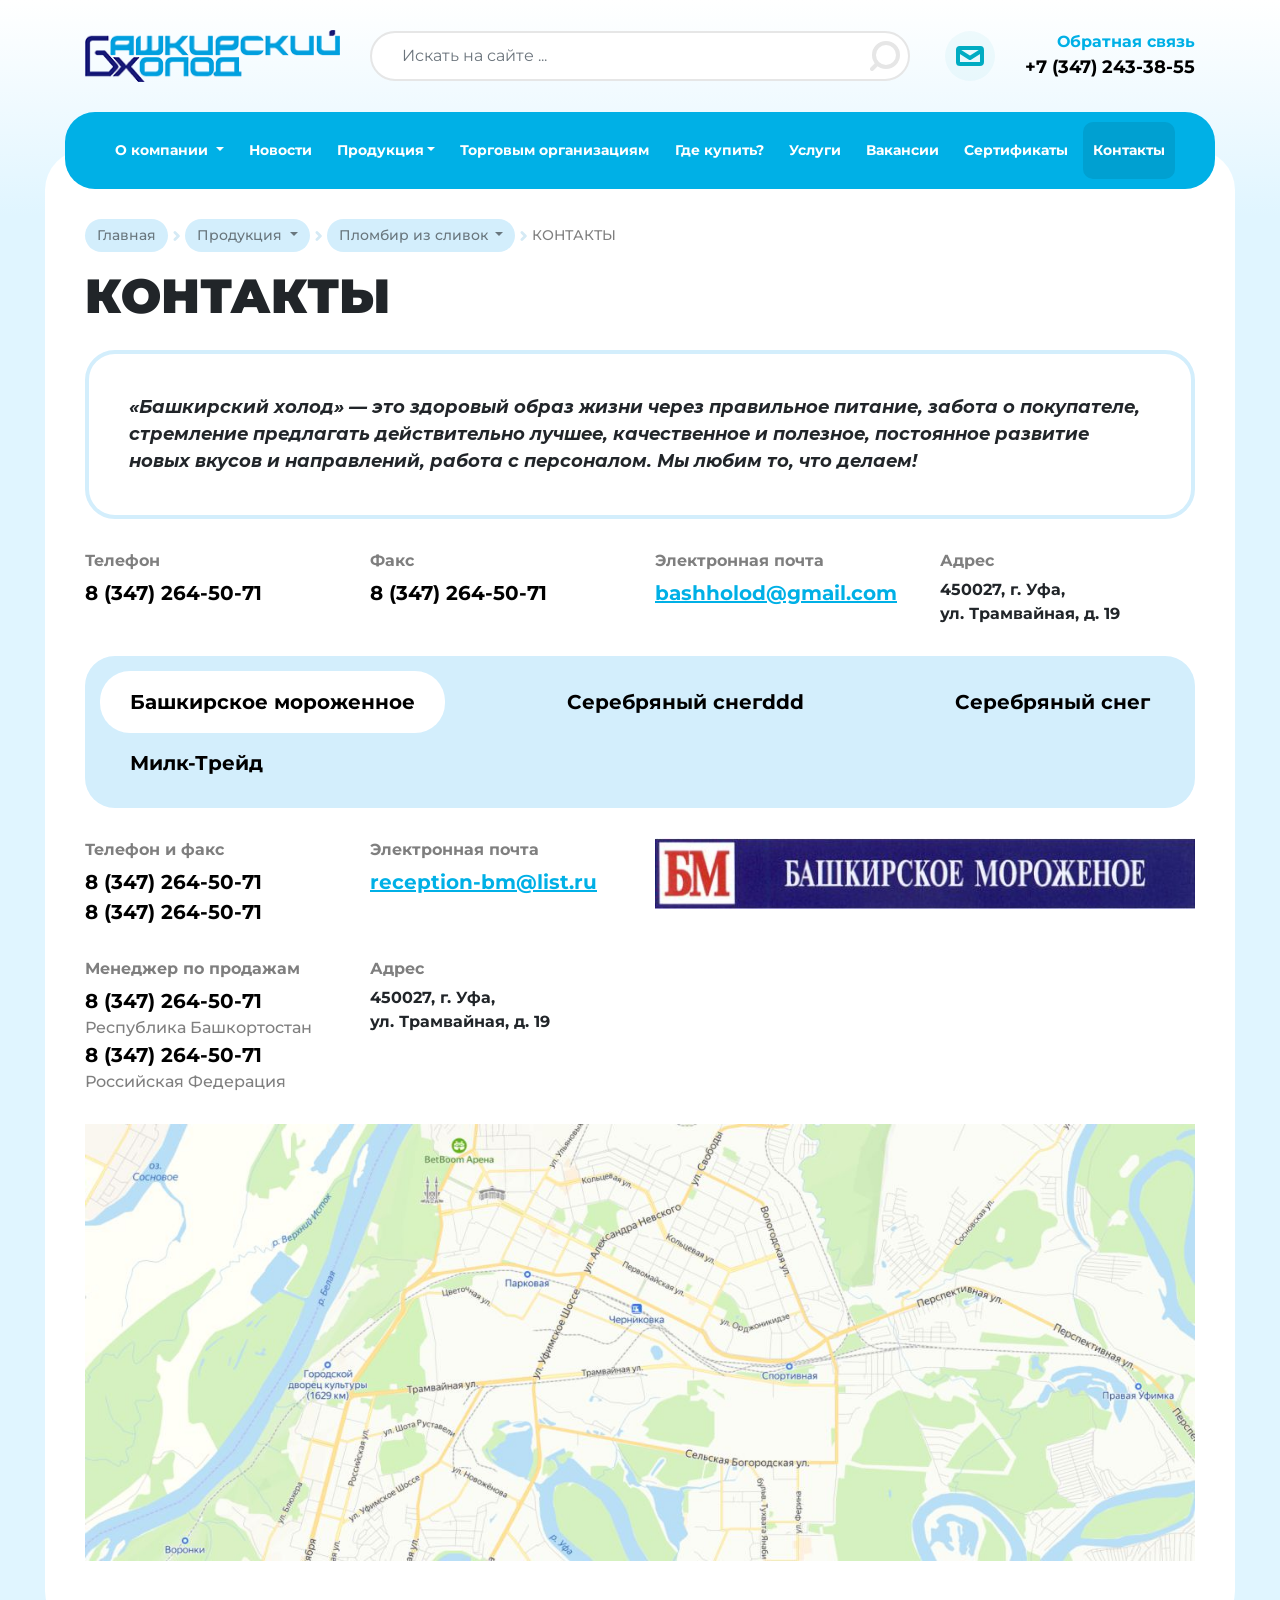
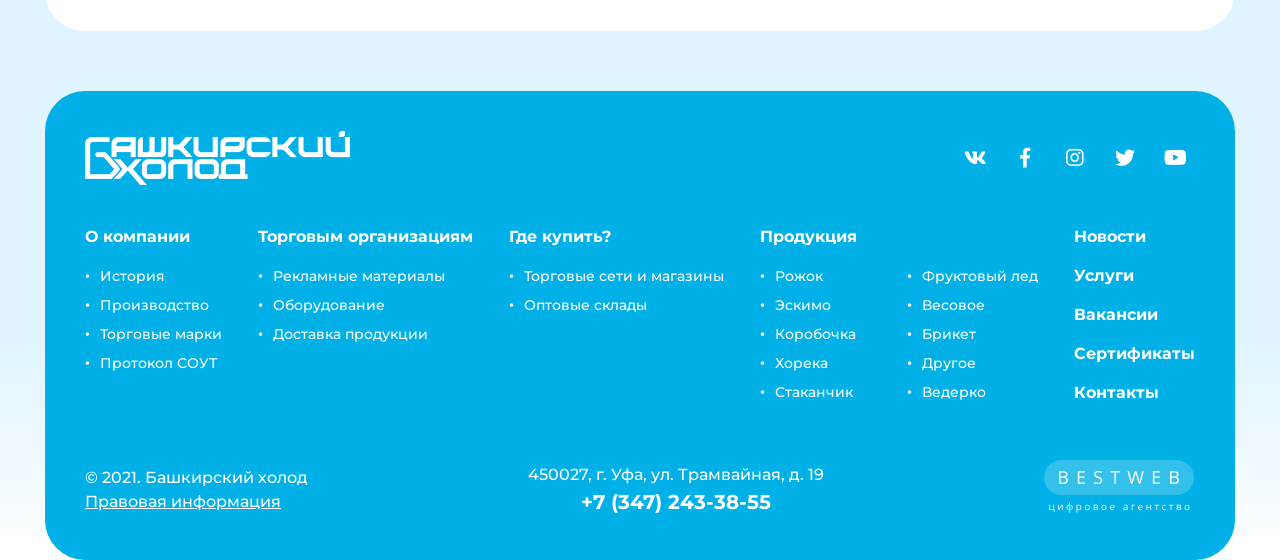
<file: contacts.html>
<!DOCTYPE html>
<html lang="ru">
	<head>
		<meta charset="utf-8">
		<meta name="viewport" content="width=device-width, initial-scale=1, shrink-to-fit=no">

		<link rel="preconnect" href="https://fonts.googleapis.com">
		<link rel="preconnect" href="https://fonts.gstatic.com" crossorigin>
		<link href="https://fonts.googleapis.com/css2?family=Montserrat:ital,wght@0,300;0,400;0,700;0,900;1,300;1,400;1,700;1,900&display=swap" rel="stylesheet">
		<link href="css/bootstrap.min.css" rel="stylesheet">
		<link href="css/slick.css" rel="stylesheet">
		<link href="css/brands.min.css" rel="stylesheet">
		<link href="css/fontawesome.min.css" rel="stylesheet">
		<link href="css/bootstrap-select.min.css" rel="stylesheet">
		<link href="css/jquery.fancybox.min.css" rel="stylesheet">
		<link href="css/styles.css" rel="stylesheet">
		<link href="css/media.css" rel="stylesheet">

		<title>Башхолод</title>

		<script src="js/jquery.min.js"></script>
		<script src="js/popper.min.js"></script>
		<script src="js/bootstrap.min.js"></script>
		<script src="js/slick.min.js"></script>
		<script src="js/bootstrap-select.min.js"></script>
		<script src="js/jquery.fancybox.min.js"></script>
		<script src="js/main.js"></script>
	</head>
	<body>

		<div class="bottom-fixed">
			<div class="bottom-fixed__row">
				<a href="#" class="bottom-fixed-item">
					<div class="bottom-fixed-item__icon">
						<i class="bf-phone-icon"></i>
					</div>
				</a>
				<div class="bottom-fixed-item">
					<div class="bottom-fixed-item__icon">
						<i class="bf-search-icon"></i>
					</div>
				</div>
				<div class="bottom-fixed-item">
					<div class="bottom-fixed-item__icon">
						<i class="bf-mail-icon"></i>
					</div>
				</div>
				<div class="bottom-fixed-item">
					<div class="mobile-burger">
						<div class="mobile-burger__btn">
							<i class="mob-burger-icon"></i>
						</div>
						<div class="mobile-burger__body">
							<div class="container">
								<div class="mobile-burger__nav">
									<div class="mobile-burger__close">
										<i class="mob-burger-close"></i>
									</div>
									<ul class="header-nav">
										<li class="dropdown">
											<a class="dropdown-toggle" href="#" role="button" id="dropdownMenuLink" data-bs-toggle="dropdown" aria-expanded="false">
												О компании
											</a>

											<ul class="dropdown-menu" aria-labelledby="dropdownMenuLink">
												<li><a class="dropdown-item active" href="#">История</a></li>
												<li><a class="dropdown-item" href="#">Производство</a></li>
												<li><a class="dropdown-item" href="#">Торговые марки</a></li>
												<li><a class="dropdown-item" href="#">Протокол СОУТ</a></li>
											</ul>
										</li>
										<li><a href="#">Новости</a></li>
										<li>
											<a href="#">Продукция</a>
										</li>
										<li><a href="#">Торговым организациям</a></li>
										<li><a href="#">Где купить?</a></li>
										<li><a href="#">Услуги</a></li>
										<li><a href="#">Вакансии</a></li>
										<li><a href="#">Сертификаты</a></li>
										<li class="active"><a href="#">Контакты</a></li>
									</ul>
								</div>
							</div>
						</div>
					</div>
				</div>
			</div>
		</div>

		<div class="wrapper">

			<header>
				<div class="header-top">
					<div class="container">
						<div class="row align-items-center">
							<div class="col-lg-3 col header-top__logo">
								<div class="logo-wr">
									<a href="#" class="logo"><img src="images/logo.png" alt="" title=""></a>
								</div>
							</div>
							<div class="col-lg-6 header-top__search">
								<div class="header-search">
									<form action="/search/" method="GET">
										<input type="text" class="form-control" name="q" placeholder="Искать на сайте ...">
										<button type="submit">
											<svg width="30" height="30" viewBox="0 0 30 30" fill="none" xmlns="http://www.w3.org/2000/svg">
												<path d="M15.9949 26.0011C22.6204 26.0011 27.9914 20.6301 27.9914 14.0047C27.9914 7.37928 22.6204 2.0083 15.9949 2.0083C9.36951 2.0083 3.99854 7.37928 3.99854 14.0047C3.99854 20.6301 9.36951 26.0011 15.9949 26.0011Z" stroke="#E6E6E6" stroke-width="3.9988" stroke-miterlimit="22.9256" stroke-linecap="round" stroke-linejoin="round"/>
												<path d="M2.0083 27.9918L6.99336 22.9888" stroke="#E6E6E6" stroke-width="3.9988" stroke-miterlimit="22.9256" stroke-linecap="round" stroke-linejoin="round"/>
											</svg>
										</button>
									</form>
								</div>
							</div>
							<div class="col-lg-3 col header-top__callback">
								<div class="callback-item">
									<a href="#" class="callback-item__icon">
										<svg width="28" height="20" viewBox="0 0 28 20" fill="none" xmlns="http://www.w3.org/2000/svg">
											<path d="M23.8911 1.98633H4.08157C2.9244 1.98633 1.98633 2.87567 1.98633 3.97272V15.9999C1.98633 17.097 2.9244 17.9863 4.08157 17.9863H23.8911C25.0483 17.9863 25.9863 17.097 25.9863 15.9999V3.97272C25.9863 2.87567 25.0483 1.98633 23.8911 1.98633Z" stroke="#00ACC2" stroke-width="4" stroke-miterlimit="22.9256" stroke-linecap="round" stroke-linejoin="round"/>
											<path d="M25.0068 5.00684L13.9864 12L2.99316 5.00684" stroke="#00ACC2" stroke-width="4" stroke-miterlimit="22.9256" stroke-linecap="round" stroke-linejoin="round"/>
										</svg>
									</a>
									<div class="callback-item__body">
										<div class="callback-item__label">
											<a href="#">Обратная связь</a>
										</div>
										<div class="callback-item__phone"><a href="#">+7 (347) 243-38-55</a></div>
									</div>
								</div>
							</div>
						</div>
					</div>
				</div>
				<div class="header-nav-wr">
					<div class="container">
						<ul class="header-nav">
							<li class="dropdown">
								<a class="dropdown-toggle" href="#" role="button" id="dropdownMenuLink" data-bs-toggle="dropdown" aria-expanded="false">
									О компании
								</a>

								<ul class="dropdown-menu" aria-labelledby="dropdownMenuLink">
									<li><a class="dropdown-item active" href="#">История</a></li>
									<li><a class="dropdown-item" href="#">Производство</a></li>
									<li><a class="dropdown-item" href="#">Торговые марки</a></li>
									<li><a class="dropdown-item" href="#">Протокол СОУТ</a></li>
								</ul>
							</li>
							<li><a href="#">Новости</a></li>
							<li class="big-drp">
								<a class="big-drp__btn" href="#">Продукция</a>
								<div class="big-drp__body">
									<div class="big-drp__title">Форматы</div>
									<div class="formats-items">
										<a href="#" class="formats-item">
											<div class="formats-item__icon">
												<img src="images/formats-img/formats-img-1.svg" alt="" title="">
											</div>
											<div class="formats-item__text">
												Рожок
											</div>
										</a>
										<div class="formats-item">
											<div class="formats-item__icon">
												<img src="images/formats-img/formats-img-2.svg" alt="" title="">
											</div>
											<div class="formats-item__text">
												Эскимо
											</div>
										</div>
										<div class="formats-item">
											<div class="formats-item__icon">
												<img src="images/formats-img/formats-img-3.svg" alt="" title="">
											</div>
											<div class="formats-item__text">
												Коробочка
											</div>
										</div>
										<div class="formats-item">
											<div class="formats-item__icon">
												<img src="images/formats-img/formats-img-4.svg" alt="" title="">
											</div>
											<div class="formats-item__text">
												Хорека
											</div>
										</div>
										<div class="formats-item">
											<div class="formats-item__icon">
												<img src="images/formats-img/formats-img-5.svg" alt="" title="">
											</div>
											<div class="formats-item__text">
												Стаканчик
											</div>
										</div>
										<div class="formats-item">
											<div class="formats-item__icon">
												<img src="images/formats-img/formats-img-6.svg" alt="" title="">
											</div>
											<div class="formats-item__text">
												Фруктовый
												лед
											</div>
										</div>
										<div class="formats-item">
											<div class="formats-item__icon">
												<img src="images/formats-img/formats-img-7.svg" alt="" title="">
											</div>
											<div class="formats-item__text">
												Весовое
											</div>
										</div>
										<div class="formats-item">
											<div class="formats-item__icon">
												<img src="images/formats-img/formats-img-8.svg" alt="" title="">
											</div>
											<div class="formats-item__text">
												Брикет
											</div>
										</div>
										<div class="formats-item">
											<div class="formats-item__icon">
												<img src="images/formats-img/formats-img-9.svg" alt="" title="">
											</div>
											<div class="formats-item__text">
												Другое
											</div>
										</div>
										<div class="formats-item">
											<div class="formats-item__icon">
												<img src="images/formats-img/formats-img-10.svg" alt="" title="">
											</div>
											<div class="formats-item__text">
												Ведерко
											</div>
										</div>
									</div>
									<div class="big-drp__title">Бренды</div>
									<div class="brands-items">
										<div class="brands-items__col">
											<a href="#" class="brands-item color-1">
												<div class="brands-item__img">
													<img src="images/brands-item/brands-item-img-1.png" alt="" title="">
												</div>
												<div class="brands-item__text">
													Пломбир
													из сливок
												</div>
											</a>
										</div>
										<div class="brands-items__col">
											<div class="brands-item color-2">
												<div class="brands-item__img">
													<img src="images/brands-item/brands-item-img-2.png" alt="" title="">
												</div>
												<div class="brands-item__text">
													Угостись
												</div>
											</div>
										</div>
										<div class="brands-items__col">
											<div class="brands-item color-3">
												<div class="brands-item__img">
													<img src="images/brands-item/brands-item-img-3.png" alt="" title="">
												</div>
												<div class="brands-item__text">
													Bon Ami
												</div>
											</div>
										</div>
										<div class="brands-items__col">
											<div class="brands-item color-4">
												<div class="brands-item__img">
													<img src="images/brands-item/brands-item-img-4.png" alt="" title="">
												</div>
												<div class="brands-item__text">
													Пломбир
													из молока
												</div>
											</div>
										</div>
										<div class="brands-items__col">
											<div class="brands-item color-5">
												<div class="brands-item__img">
													<img src="images/brands-item/brands-item-img-5.png" alt="" title="">
												</div>
												<div class="brands-item__text">
													Джага джага
												</div>
											</div>
										</div>
										<div class="brands-items__col">
											<div class="brands-item color-6">
												<div class="brands-item__img">
													<img src="images/brands-item/brands-item-img-6.png" alt="" title="">
												</div>
												<div class="brands-item__text">
													Пломбир
												</div>
											</div>
										</div>
										<div class="brands-items__col">
											<div class="brands-item color-7">
												<div class="brands-item__img">
													<img src="images/brands-item/brands-item-img-7.png" alt="" title="">
												</div>
												<div class="brands-item__text">
													Уплетайка
												</div>
											</div>
										</div>
										<div class="brands-items__col">
											<div class="brands-item color-1">
												<div class="brands-item__img">
													<img src="images/brands-item/brands-item-img-8.png" alt="" title="">
												</div>
												<div class="brands-item__text">
													Horeca
												</div>
											</div>
										</div>
										<div class="brands-items__col">
											<div class="brands-item color-2">
												<div class="brands-item__img">
													<img src="images/brands-item/brands-item-img-9.png" alt="" title="">
												</div>
												<div class="brands-item__text">
													Зефирное
													облако
												</div>
											</div>
										</div>
										<div class="brands-items__col">
											<div class="brands-item color-3">
												<div class="brands-item__img">
													<img src="images/brands-item/brands-item-img-10.png" alt="" title="">
												</div>
												<div class="brands-item__text">
													Полонез
												</div>
											</div>
										</div>
									</div>
								</div>
							</li>
							<li><a href="#">Торговым организациям</a></li>
							<li><a href="#">Где купить?</a></li>
							<li><a href="#">Услуги</a></li>
							<li><a href="#">Вакансии</a></li>
							<li><a href="#">Сертификаты</a></li>
							<li class="active"><a href="#">Контакты</a></li>
						</ul>
					</div>
				</div>
			</header>

			<main>
				<div class="inner-page">
					<div class="container">
						<ul class="drp-breadcrumb">
							<li>
								<a href="#">Главная</a>
							</li>
							<li class="dropdown">
								<a class="dropdown-toggle" href="#" role="button" id="dropdownMenuLink" data-bs-toggle="dropdown" aria-expanded="false">
									Продукция
								</a>

								<ul class="dropdown-menu" aria-labelledby="dropdownMenuLink">
									<li><a class="dropdown-item active" href="#">Action</a></li>
									<li><a class="dropdown-item" href="#">Another action</a></li>
									<li><a class="dropdown-item" href="#">Something else here</a></li>
								</ul>
							</li>
							<li class="dropdown">
								<a class="dropdown-toggle" href="#" role="button" id="dropdownMenuLink" data-bs-toggle="dropdown" aria-expanded="false">
									Пломбир из сливок
								</a>

								<ul class="dropdown-menu" aria-labelledby="dropdownMenuLink">
									<li><a class="dropdown-item" href="#">Action</a></li>
									<li><a class="dropdown-item" href="#">Another action</a></li>
									<li><a class="dropdown-item" href="#">Something else here</a></li>
								</ul>
							</li>
							<li>
								<span>КОНТАКТЫ</span>
							</li>
						</ul>
						<div class="inner-page__title">КОНТАКТЫ</div>
						<div class="inner-page-white ml100">
							<div class="contacts">
								<div class="page-well fz18">
									«Башкирский холод» — это здоровый образ жизни через правильное питание,  забота о покупателе, стремление предлагать действительно лучшее, качественное и полезное, постоянное развитие новых вкусов и направлений, работа с персоналом.  Мы любим то, что делаем!
								</div>
								<div class="row">
									<div class="col-lg-3">
										<div class="contacts-item">
											<div class="contacts-item__label">Телефон</div>
											<div class="contacts-item__phone">
												<a href="#">8 (347) 264-50-71</a>
											</div>
										</div>
									</div>
									<div class="col-lg-3">
										<div class="contacts-item">
											<div class="contacts-item__label">Факс</div>
											<div class="contacts-item__phone">
												<a href="#">8 (347) 264-50-71</a>
											</div>
										</div>
									</div>
									<div class="col-lg-3">
										<div class="contacts-item">
											<div class="contacts-item__label">Электронная почта</div>
											<div class="contacts-item__mail">
												<a href="#">bashholod@gmail.com</a>
											</div>
										</div>
									</div>
									<div class="col-lg-3">
										<div class="contacts-item">
											<div class="contacts-item__label">Адрес</div>
											<div class="contacts-item__text">
												<span>450027, г. Уфа,</span>
												<span>ул. Трамвайная, д. 19</span>
											</div>
										</div>
									</div>
								</div>
								<div class="contacts-tabs">
									<ul class="nav nav-tabs" id="myTab" role="tablist">
										<li class="nav-item" role="presentation">
											<button class="nav-link active" id="home-tab" data-bs-toggle="tab" data-bs-target="#home" type="button" role="tab" aria-controls="home" aria-selected="true">Башкирское мороженное</button>
										</li>
										<li class="nav-item" role="presentation">
											<button class="nav-link" id="profile-tab" data-bs-toggle="tab" data-bs-target="#profile" type="button" role="tab" aria-controls="profile" aria-selected="false">Серебряный снегddd</button>
										</li>
										<li class="nav-item" role="presentation">
											<button class="nav-link" id="profile-tab" data-bs-toggle="tab" data-bs-target="#profile" type="button" role="tab" aria-controls="profile" aria-selected="false">Серебряный снег</button>
										</li>
										<li class="nav-item" role="presentation">
											<button class="nav-link" id="contact-tab" data-bs-toggle="tab" data-bs-target="#contact" type="button" role="tab" aria-controls="contact" aria-selected="false">Милк-Трейд</button>
										</li>
									</ul>
									<div class="tab-content" id="myTabContent">
										<div class="tab-pane fade show active" id="home" role="tabpanel" aria-labelledby="home-tab">
											<div class="row">
												<div class="col-lg-6">
													<div class="row">
														<div class="col-sm-6">
															<div class="contacts-item">
																<div class="contacts-item__label">Телефон и факс</div>
																<div class="contacts-item__phone">
																	<a href="#">8 (347) 264-50-71</a>
																</div>
																<div class="contacts-item__phone">
																	<a href="#">8 (347) 264-50-71</a>
																</div>
															</div>
														</div>
														<div class="col-sm-6">
															<div class="contacts-item">
																<div class="contacts-item__label">Электронная почта</div>
																<div class="contacts-item__mail">
																	<a href="#">reception-bm@list.ru</a>
																</div>
															</div>
														</div>
														<div class="col-sm-6">
															<div class="contacts-item">
																<div class="contacts-item__label">Менеджер по продажам</div>
																<div class="contacts-item__phone">
																	<a href="#">8 (347) 264-50-71</a>
																</div>
																<div class="contacts-item__desc">Республика Башкортостан</div>
																<div class="contacts-item__phone">
																	<a href="#">8 (347) 264-50-71</a>
																</div>
																<div class="contacts-item__desc">Российская Федерация</div>
															</div>
														</div>
														<div class="col-sm-6">
															<div class="contacts-item">
																<div class="contacts-item__label">Адрес</div>
																<div class="contacts-item__text">
																	<span>450027, г. Уфа,</span>
																	<span>ул. Трамвайная, д. 19</span>
																</div>
															</div>
														</div>
													</div>
												</div>
												<div class="col-lg-6">
													<div class="contacts-tabs__img">
														<img src="images/contacts-tabs-img-1.jpg" alt="" title="">
													</div>
												</div>
											</div>
											<div class="map">
												<img src="images/map.jpg" alt="" title="">
											</div>
										</div>
										<div class="tab-pane fade" id="profile" role="tabpanel" aria-labelledby="profile-tab">.2..</div>
										<div class="tab-pane fade" id="contact" role="tabpanel" aria-labelledby="contact-tab">.3..</div>
									</div>
								</div>
							</div>
						</div>
					</div>
				</div>
			</main>

			<footer>
				<div class="footer-top-wr">
					<div class="container">
						<div class="footer-top ml100">
							<div class="footer-top__row">
								<div class="footer-top__logo">
									<a href="#"><img src="images/footer-logo.png" alt="" title=""></a>
								</div>
								<div class="soc">
									<ul>
										<li><a href="#"><i class="fab fa-vk"></i></a></li>
										<li><a href="#"><i class="fab fa-facebook-f"></i></a></li>
										<li><a href="#"><i class="fab fa-instagram"></i></a></li>
										<li><a href="#"><i class="fab fa-twitter"></i></a></li>
										<li><a href="#"><i class="fab fa-youtube"></i></a></li>
									</ul>
								</div>
							</div>
							<div class="footer-top-lists">
								<div class="footer-top-lists__col">
									<div class="footer-top-list__title"><a href="#">О компании</a></div>
									<ul class="footer-top-list">
										<li><a href="#">История</a></li>
										<li><a href="#">Производство</a></li>
										<li><a href="#">Торговые марки</a></li>
										<li><a href="#">Протокол СОУТ</a></li>
									</ul>
								</div>
								<div class="footer-top-lists__col">
									<div class="footer-top-list__title">Торговым организациям</div>
									<ul class="footer-top-list">
										<li><a href="#">Рекламные материалы</a></li>
										<li><a href="#">Оборудование</a></li>
										<li><a href="#">Доставка продукции</a></li>
									</ul>
								</div>
								<div class="footer-top-lists__col">
									<div class="footer-top-list__title">Где купить?</div>
									<ul class="footer-top-list">
										<li><a href="#">Торговые сети и магазины</a></li>
										<li><a href="#">Оптовые склады</a></li>
									</ul>
								</div>
								<div class="footer-top-lists__col">
									<div class="footer-top-list__title">Продукция</div>
									<ul class="footer-top-list col2">
										<li><a href="#">Рожок</a></li>
										<li><a href="#">Эскимо</a></li>
										<li><a href="#">Коробочка</a></li>
										<li><a href="#">Хорека</a></li>
										<li><a href="#">Стаканчик</a></li>
										<li><a href="#">Фруктовый лед</a></li>
										<li><a href="#">Весовое</a></li>
										<li><a href="#">Брикет</a></li>
										<li><a href="#">Другое</a></li>
										<li><a href="#">Ведерко</a></li>
									</ul>
								</div>
								<div class="footer-top-lists__col">
									<div class="footer-top-list__title"><a href="#">Новости</a></div>
									<div class="footer-top-list__title"><a href="#">Услуги</a></div>
									<div class="footer-top-list__title"><a href="#">Вакансии</a></div>
									<div class="footer-top-list__title"><a href="#">Сертификаты</a></div>
									<div class="footer-top-list__title"><a href="#">Контакты</a></div>
								</div>
							</div>
							<div class="footer-top__row">
								<div class="soc in-mobile">
									<ul>
										<li><a href="#"><i class="fab fa-vk"></i></a></li>
										<li><a href="#"><i class="fab fa-facebook-f"></i></a></li>
										<li><a href="#"><i class="fab fa-instagram"></i></a></li>
										<li><a href="#"><i class="fab fa-twitter"></i></a></li>
										<li><a href="#"><i class="fab fa-youtube"></i></a></li>
									</ul>
								</div>
								<div class="footer-top__text">
									<div>© 2021. Башкирский холод</div>
									<a href="#">Правовая информация</a>
								</div>
								<div class="footer-top__center">
									<div class="footer-top__text">450027, г. Уфа, ул. Трамвайная, д. 19</div>
									<div class="footer-top__phone">
										<a href="#">+7 (347) 243-38-55</a>
									</div>
								</div>
								<div class="footer-top__bw">
									<a class="bestweb"  href="https://bestweb.ru/" target="_blank" title="Разработка сайта, поддержка сайта Bestweb г.Уфа"><span>Bestweb - разработка сайта, поддержка сайта, г.Уфа</span>
										<svg width="151" height="60" viewBox="0 0 151 60" fill="none" xmlns="http://www.w3.org/2000/svg">
											<path class="bw-logo" fill-rule="evenodd" clip-rule="evenodd" d="M17.5012 0H132.502C142.127 0 150.002 7.87492 150.002 17.4999C150.002 27.125 142.127 34.9999 132.502 34.9999H17.5012C7.87615 34.9999 0.0012207 27.1249 0.0012207 17.4999C0.0012207 7.87491 7.87617 0 17.5012 0Z" fill="white" fill-opacity="0.2"/>
											<path class="bw-logo-text" d="M15.0012 11.1831H18.656C20.372 11.1831 21.6136 11.434 22.3807 11.9357C23.1477 12.4374 23.5312 13.2286 23.5312 14.312C23.5312 15.0617 23.3169 15.6817 22.8909 16.1687C22.462 16.6557 21.8398 16.9717 21.0183 17.1163V17.2019C22.9816 17.5296 23.9664 18.539 23.9664 20.2276C23.9664 21.358 23.5735 22.2408 22.7914 22.8754C22.0122 23.5098 20.9186 23.8259 19.5137 23.8259H15.0012V11.1831V11.1831ZM16.5053 16.5967H18.9822C20.0452 16.5967 20.81 16.4346 21.2752 16.1069C21.7403 15.782 21.9728 15.233 21.9728 14.4597C21.9728 13.7513 21.716 13.2405 21.1964 12.9247C20.6771 12.6118 19.849 12.4522 18.7166 12.4522H16.5053V16.5967V16.5967ZM16.5053 17.8425V22.5716H19.2028C20.2482 22.5716 21.0334 22.3737 21.562 21.9811C22.0907 21.5854 22.3532 20.9655 22.3532 20.1241C22.3532 19.3389 22.0844 18.7635 21.5439 18.3944C21.0061 18.0257 20.1847 17.8425 19.0789 17.8425H16.5053V17.8425ZM41.0219 23.8259H33.8088V11.1831H41.0219V12.4876H35.3129V16.5612H40.674V17.8601H35.3129V22.5123H41.0219V23.8259V23.8259ZM58.2523 20.4609C58.2523 21.5738 57.8385 22.4415 57.0139 23.0645C56.1864 23.687 55.0659 23.9999 53.6488 23.9999C52.1179 23.9999 50.9369 23.8052 50.112 23.4186V22.0018C50.6407 22.2201 51.2207 22.3944 51.8457 22.5211C52.471 22.6481 53.0904 22.7099 53.7032 22.7099C54.7061 22.7099 55.4613 22.5242 55.969 22.152C56.4764 21.7801 56.7298 21.2637 56.7298 20.5995C56.7298 20.1627 56.6394 19.8024 56.4611 19.5221C56.28 19.2446 55.9778 18.9849 55.558 18.7485C55.1353 18.5126 54.495 18.2439 53.6338 17.946C52.4288 17.5236 51.5679 17.0247 51.0546 16.449C50.5378 15.8736 50.2782 15.1207 50.2782 14.191C50.2782 13.217 50.6529 12.4434 51.4018 11.8649C52.151 11.2894 53.1417 11 54.377 11C55.6606 11 56.8449 11.2302 57.9232 11.6939L57.4549 12.9721C56.3888 12.535 55.3496 12.3167 54.3408 12.3167C53.5434 12.3167 52.9212 12.482 52.4742 12.8153C52.0243 13.1521 51.8006 13.6152 51.8006 14.2088C51.8006 14.6485 51.882 15.0056 52.0481 15.286C52.2142 15.5666 52.4923 15.8234 52.8849 16.0564C53.2778 16.2897 53.8787 16.5465 54.6852 16.83C56.0415 17.3023 56.9778 17.8099 57.4849 18.3502C57.9957 18.8933 58.2523 19.5961 58.2523 20.4609V20.4609ZM71.943 23.8259H70.4389V12.4876H66.3429V11.1831H76.0419V12.4876H71.943V23.8259ZM96.3416 23.8259H94.8554L92.2458 15.3599C92.1217 14.9852 91.9828 14.5127 91.8289 13.9401C91.6749 13.3703 91.5964 13.0279 91.5902 12.9128C91.4604 13.6745 91.2551 14.507 90.9711 15.4101L88.4398 23.8259H86.9539L83.5103 11.1831H85.102L87.1469 18.9908C87.4309 20.0858 87.6364 21.0777 87.7663 21.9663C87.9264 20.9124 88.162 19.8792 88.4761 18.8698L90.7931 11.1831H92.3876L94.8191 18.9406C95.1031 19.8319 95.3418 20.8413 95.538 21.9663C95.6497 21.1486 95.8614 20.1508 96.1724 18.973L98.208 11.1831H99.803L96.3416 23.8259ZM116.106 23.8259H108.893V11.1831H116.106V12.4876H110.397V16.5612H115.759V17.8601H110.397V22.5123H116.106V23.8259V23.8259ZM126.036 11.1831H129.691C131.407 11.1831 132.648 11.4339 133.415 11.9357C134.183 12.4374 134.566 13.2286 134.566 14.312C134.566 15.0617 134.352 15.6817 133.926 16.1687C133.497 16.6556 132.875 16.9717 132.053 17.1163V17.2019C134.017 17.5296 135.001 18.539 135.001 20.2276C135.001 21.358 134.608 22.2407 133.826 22.8754C133.047 23.5098 131.953 23.8259 130.549 23.8259H126.036V11.1831V11.1831ZM127.541 16.5967H130.018C131.081 16.5967 131.845 16.4345 132.31 16.1069C132.775 15.782 133.007 15.2329 133.007 14.4596C133.007 13.7513 132.751 13.2405 132.231 12.9247C131.712 12.6117 130.884 12.4521 129.752 12.4521H127.541V16.5967V16.5967ZM127.541 17.8425V22.5715H130.238C131.283 22.5715 132.068 22.3737 132.597 21.9811C133.125 21.5854 133.388 20.9654 133.388 20.1241C133.388 19.3389 133.119 18.7635 132.579 18.3944C132.041 18.0256 131.219 17.8425 130.114 17.8425H127.541V17.8425Z" fill="white"/>
											<path class="bw-text" d="M10.5575 51.9481H9.74769V50.0983H5.33923V44.7464H6.14912V49.3998H8.99085V44.7464H9.80096V49.3998H10.5575V51.9481ZM14.8444 44.7465V48.1398L14.8092 49.0282L14.7945 49.3065L17.6909 44.7465H18.7009V50.0983H17.9443V46.8265L17.9593 46.1816L17.9826 45.5484L15.0927 50.0983H14.0827V44.7465H14.8444V44.7465ZM28.636 47.4181C28.636 48.2283 28.4062 48.8731 27.9461 49.3533C27.4844 49.8332 26.8412 50.1082 26.0143 50.1765V52.5001H25.2127V50.1765C24.406 50.115 23.7678 49.8383 23.2993 49.3465C22.831 48.855 22.596 48.2115 22.596 47.4181C22.596 46.6066 22.8293 45.9634 23.2962 45.4832C23.7644 45.005 24.4127 44.7331 25.2427 44.6682V42.5H26.0143V44.6682C26.831 44.7433 27.4727 45.0248 27.9379 45.5132C28.4028 46.0016 28.6361 46.6366 28.6361 47.4181L28.636 47.4181ZM23.4461 47.4181C23.4461 48.0432 23.5893 48.5333 23.8761 48.8865C24.1627 49.2416 24.6177 49.4483 25.2427 49.5067V45.3466C24.6412 45.4032 24.191 45.5983 23.8928 45.935C23.5943 46.2732 23.4461 46.7667 23.4461 47.4181V47.4181ZM27.7962 47.4181C27.7962 46.1717 27.2029 45.4832 26.0143 45.3565V49.5067C26.6329 49.4449 27.0844 49.2365 27.3696 48.8833C27.6545 48.5282 27.7962 48.04 27.7962 47.4181V47.4181ZM35.0262 50.1966C34.6779 50.1966 34.3595 50.1317 34.0712 50.0033C33.7829 49.8749 33.5411 49.6765 33.3461 49.41H33.288C33.3263 49.7215 33.3461 50.0183 33.3461 50.2984V52.5001H32.5363V44.7465H33.1945L33.3079 45.4798H33.3461C33.5544 45.1867 33.7962 44.9749 34.0729 44.8448C34.3496 44.715 34.6679 44.6481 35.0262 44.6481C35.7363 44.6481 36.2828 44.8916 36.6695 45.3766C37.0547 45.8616 37.248 46.5416 37.248 47.4181C37.248 48.2966 37.0513 48.98 36.6596 49.4667C36.2664 49.9531 35.723 50.1966 35.0262 50.1966ZM34.908 45.3383C34.3612 45.3383 33.9663 45.4883 33.7228 45.7916C33.4779 46.0949 33.3529 46.5765 33.3461 47.2367V47.4181C33.3461 48.1699 33.4711 48.7082 33.7228 49.0316C33.9728 49.355 34.3746 49.5166 34.9279 49.5166C35.3913 49.5166 35.753 49.3298 36.0147 48.9551C36.2763 48.5817 36.4078 48.065 36.4078 47.4082C36.4078 46.7398 36.2763 46.2281 36.0147 45.8715C35.753 45.5149 35.3845 45.3383 34.908 45.3383V45.3383ZM45.7664 47.4181C45.7664 48.29 45.5464 48.9715 45.1082 49.4616C44.6682 49.9517 44.0616 50.1966 43.2866 50.1966C42.8082 50.1966 42.3832 50.0832 42.0116 49.8582C41.6414 49.6348 41.3548 49.3117 41.1533 48.8916C40.9497 48.4715 40.8497 47.9799 40.8497 47.4181C40.8497 46.545 41.0683 45.865 41.5048 45.3783C41.9399 44.8916 42.5465 44.6481 43.3198 44.6481C44.0698 44.6481 44.6631 44.8981 45.1048 45.3964C45.5464 45.8948 45.7664 46.5683 45.7664 47.4181V47.4181ZM41.6899 47.4181C41.6899 48.1015 41.8265 48.6217 42.0998 48.98C42.373 49.3383 42.7747 49.5166 43.3065 49.5166C43.8366 49.5166 44.2399 49.3383 44.5149 48.9834C44.7898 48.6265 44.9265 48.1049 44.9265 47.4181C44.9265 46.7367 44.7898 46.2199 44.5149 45.8667C44.2399 45.5149 43.8332 45.3383 43.2966 45.3383C42.7648 45.3383 42.3648 45.5115 42.095 45.8599C41.8248 46.2083 41.6899 46.7282 41.6899 47.4181V47.4181ZM54.0118 46.0898C54.0118 46.4382 53.9117 46.7015 53.7116 46.8832C53.5117 47.0632 53.23 47.1848 52.87 47.2466V47.29C53.3249 47.3532 53.6583 47.4867 53.8683 47.6917C54.0784 47.8966 54.1833 48.1801 54.1833 48.5401C54.1833 49.0384 53.9999 49.4233 53.6333 49.6932C53.2665 49.9633 52.7333 50.0983 52.03 50.0983H49.6716V44.7465H52.0198C53.3482 44.7465 54.0117 45.1949 54.0117 46.0898L54.0118 46.0898ZM53.3717 48.4865C53.3717 48.1965 53.2617 47.9865 53.0432 47.8549C52.8232 47.7231 52.4584 47.6565 51.9515 47.6565H50.4815V49.4199H51.9716C52.9048 49.4199 53.3717 49.1081 53.3717 48.4865ZM53.2217 46.1683C53.2217 45.9067 53.12 45.7233 52.9199 45.6133C52.72 45.505 52.4167 45.45 52.0099 45.45H50.4815V46.9583H51.8532C52.3549 46.9583 52.7084 46.8965 52.9133 46.7732C53.1183 46.6499 53.2217 46.4484 53.2217 46.1683V46.1683ZM62.4616 47.4181C62.4616 48.29 62.2416 48.9715 61.8034 49.4616C61.3634 49.9517 60.7568 50.1966 59.9818 50.1966C59.5033 50.1966 59.0784 50.0832 58.7068 49.8582C58.3366 49.6348 58.05 49.3117 57.8485 48.8916C57.6449 48.4715 57.5449 47.9799 57.5449 47.4181C57.5449 46.545 57.7634 45.865 58.1999 45.3783C58.6351 44.8916 59.2417 44.6481 60.015 44.6481C60.765 44.6481 61.3583 44.8981 61.8 45.3964C62.2416 45.8948 62.4616 46.5683 62.4616 47.4181V47.4181ZM58.3851 47.4181C58.3851 48.1015 58.5217 48.6217 58.7949 48.98C59.0682 49.3383 59.4699 49.5166 60.0017 49.5166C60.5318 49.5166 60.9351 49.3383 61.2101 48.9834C61.485 48.6265 61.6217 48.1049 61.6217 47.4181C61.6217 46.7367 61.485 46.2199 61.2101 45.8667C60.9351 45.5149 60.5284 45.3383 59.9918 45.3383C59.46 45.3383 59.06 45.5115 58.7902 45.8599C58.52 46.2083 58.3851 46.7282 58.3851 47.4181V47.4181ZM68.6269 50.1966C67.8352 50.1966 67.2119 49.9548 66.7552 49.4732C66.2968 48.9916 66.0684 48.3232 66.0684 47.4666C66.0684 46.6032 66.2801 45.9183 66.7051 45.4098C67.1303 44.9032 67.7003 44.6481 68.4169 44.6481C69.087 44.6481 69.6185 44.8698 70.0085 45.31C70.4003 45.7516 70.5953 46.3333 70.5953 47.0567V47.5683H66.9086C66.9253 48.1965 67.0835 48.6733 67.3837 48.9998C67.6853 49.325 68.1102 49.4883 68.657 49.4883C69.2318 49.4883 69.8019 49.3683 70.3651 49.1266V49.85C70.0786 49.9733 69.8084 50.0617 69.5519 50.115C69.2968 50.1683 68.9886 50.1966 68.6269 50.1966ZM68.407 45.3281C67.977 45.3281 67.6351 45.4682 67.3803 45.7482C67.1234 46.0283 66.9735 46.4149 66.9284 46.9099H69.7251C69.7251 46.3982 69.612 46.0065 69.3835 45.7349C69.1553 45.4633 68.8302 45.3281 68.407 45.3281ZM82.9467 50.0983L82.7868 49.3366H82.7469C82.4802 49.6717 82.2134 49.8981 81.9484 50.0183C81.6836 50.1365 81.3519 50.1966 80.9551 50.1966C80.425 50.1966 80.0086 50.06 79.7067 49.785C79.4068 49.5115 79.2552 49.1232 79.2552 48.6183C79.2552 47.5383 80.12 46.9717 81.8486 46.9198L82.7568 46.89V46.5584C82.7568 46.1383 82.667 45.8282 82.4853 45.6283C82.3053 45.4282 82.017 45.3281 81.6184 45.3281C81.1734 45.3281 80.6685 45.465 80.1053 45.7383L79.8567 45.1184C80.12 44.9749 80.4086 44.8616 80.7235 44.7816C81.0368 44.7 81.3519 44.6583 81.6686 44.6583C82.3052 44.6583 82.7787 44.8 83.0868 45.0832C83.3935 45.3667 83.5485 45.8216 83.5485 46.4467V50.0983H82.9467V50.0983ZM81.1167 49.5265C81.6201 49.5265 82.017 49.3882 82.3053 49.1115C82.5935 48.8349 82.737 48.4482 82.737 47.9499V47.4666L81.9268 47.5C81.2819 47.5233 80.8167 47.6233 80.5336 47.8016C80.2484 47.9782 80.1053 48.2549 80.1053 48.6282C80.1053 48.9216 80.1934 49.145 80.3717 49.2983C80.5486 49.45 80.7969 49.5265 81.1167 49.5265ZM90.9234 45.4398H88.5117V50.0983H87.7018V44.7465H90.9234V45.4398ZM96.6287 50.1966C95.837 50.1966 95.2137 49.9548 94.757 49.4732C94.2986 48.9916 94.0702 48.3232 94.0702 47.4666C94.0702 46.6032 94.2819 45.9183 94.7068 45.4098C95.132 44.9032 95.702 44.6481 96.4186 44.6481C97.0887 44.6481 97.6202 44.8698 98.0103 45.31C98.402 45.7516 98.5971 46.3333 98.5971 47.0567V47.5683H94.9103C94.927 48.1965 95.0852 48.6733 95.3854 48.9998C95.687 49.325 96.1119 49.4883 96.6587 49.4883C97.2336 49.4883 97.8036 49.3683 98.3669 49.1266V49.85C98.0803 49.9733 97.8102 50.0617 97.5536 50.115C97.2985 50.1683 96.9904 50.1966 96.6287 50.1966ZM96.4087 45.3281C95.9787 45.3281 95.6368 45.4682 95.382 45.7482C95.1252 46.0283 94.9752 46.4149 94.9301 46.9099H97.7268C97.7268 46.3982 97.6137 46.0065 97.3852 45.7349C97.157 45.4633 96.8319 45.3281 96.4087 45.3281ZM103.272 44.7465V46.9884H106.27V44.7465H107.08V50.0983H106.27V47.6866H103.272V50.0983H102.462V44.7465H103.272ZM114.892 45.4398H113.154V50.0983H112.342V45.4398H110.624V44.7465H114.892V45.4398ZM120.476 50.1966C119.7 50.1966 119.101 49.9582 118.675 49.48C118.25 49.0032 118.039 48.3283 118.039 47.4567C118.039 46.5615 118.254 45.8698 118.686 45.3817C119.117 44.8933 119.732 44.6481 120.529 44.6481C120.785 44.6481 121.044 44.6764 121.301 44.7314C121.557 44.7867 121.759 44.8533 121.905 44.9265L121.657 45.6167C121.477 45.545 121.282 45.4849 121.071 45.4381C120.859 45.3899 120.672 45.3667 120.509 45.3667C119.422 45.3667 118.879 46.06 118.879 47.4465C118.879 48.1049 119.01 48.6084 119.277 48.9599C119.542 49.3117 119.936 49.4882 120.456 49.4882C120.902 49.4882 121.359 49.3916 121.827 49.2V49.9183C121.471 50.1034 121.019 50.1966 120.476 50.1966V50.1966ZM129.189 45.4398H127.451V50.0983H126.639V45.4398H124.921V44.7465H129.189V45.4398ZM137.073 46.0898C137.073 46.4382 136.972 46.7015 136.772 46.8832C136.572 47.0632 136.291 47.1848 135.931 47.2466V47.29C136.386 47.3532 136.719 47.4867 136.929 47.6917C137.139 47.8966 137.244 48.1801 137.244 48.5401C137.244 49.0384 137.061 49.4233 136.694 49.6932C136.327 49.9633 135.794 50.0983 135.091 50.0983H132.732V44.7465H135.081C136.409 44.7465 137.072 45.1949 137.072 46.0898L137.073 46.0898ZM136.432 48.4865C136.432 48.1965 136.322 47.9865 136.104 47.8549C135.884 47.7231 135.519 47.6565 135.012 47.6565H133.542V49.4199H135.032C135.966 49.4199 136.432 49.1081 136.432 48.4865ZM136.282 46.1683C136.282 45.9067 136.181 45.7233 135.981 45.6133C135.781 45.505 135.477 45.45 135.071 45.45H133.542V46.9583H134.914C135.416 46.9583 135.769 46.8965 135.974 46.7732C136.179 46.6499 136.282 46.4484 136.282 46.1683V46.1683ZM145.522 47.4181C145.522 48.29 145.302 48.9715 144.864 49.4616C144.424 49.9517 143.818 50.1966 143.043 50.1966C142.564 50.1966 142.139 50.0832 141.768 49.8582C141.397 49.6348 141.111 49.3116 140.909 48.8916C140.706 48.4715 140.606 47.9799 140.606 47.4181C140.606 46.545 140.824 45.865 141.261 45.3783C141.696 44.8916 142.302 44.6481 143.076 44.6481C143.826 44.6481 144.419 44.8981 144.861 45.3964C145.302 45.8948 145.522 46.5683 145.522 47.4181V47.4181ZM141.446 47.4181C141.446 48.1015 141.582 48.6217 141.856 48.98C142.129 49.3383 142.531 49.5166 143.062 49.5166C143.592 49.5166 143.996 49.3383 144.271 48.9834C144.546 48.6265 144.682 48.1049 144.682 47.4181C144.682 46.7367 144.546 46.2199 144.271 45.8667C143.996 45.5149 143.589 45.3383 143.052 45.3383C142.521 45.3383 142.121 45.5115 141.851 45.8599C141.581 46.2083 141.446 46.7282 141.446 47.4181V47.4181Z" fill="white"/>
											<path class="bw-text-hover" d="M17.5624 50.1966C17.214 50.1966 16.8958 50.1317 16.6075 50.0033C16.3192 49.8749 16.0774 49.6765 15.8823 49.41H15.8242C15.8625 49.7216 15.8823 50.0184 15.8823 50.2984V52.5001H15.0725V44.7465H15.7307L15.8441 45.4798H15.8823C16.0907 45.1867 16.3325 44.9749 16.6091 44.8448C16.8858 44.715 17.2041 44.6481 17.5624 44.6481C18.2725 44.6481 18.819 44.8916 19.2057 45.3766C19.5909 45.8616 19.7842 46.5417 19.7842 47.4181C19.7842 48.2966 19.5875 48.98 19.1957 49.4667C18.8026 49.9531 18.2592 50.1966 17.5624 50.1966ZM17.4442 45.3384C16.8974 45.3384 16.5026 45.4883 16.2591 45.7916C16.0142 46.0949 15.8891 46.5765 15.8823 47.2367V47.4181C15.8823 48.1699 16.0073 48.7082 16.2591 49.0316C16.5091 49.355 16.9107 49.5166 17.4641 49.5166C17.9275 49.5166 18.2892 49.3298 18.5509 48.9551C18.8125 48.5818 18.944 48.065 18.944 47.4082C18.944 46.7398 18.8125 46.2281 18.5509 45.8715C18.2892 45.5149 17.9207 45.3383 17.4442 45.3383V45.3384ZM26.9743 50.0983L26.8145 49.3366H26.7745C26.5078 49.6717 26.241 49.8982 25.976 50.0183C25.7112 50.1365 25.3795 50.1966 24.9827 50.1966C24.4526 50.1966 24.0362 50.06 23.7343 49.7851C23.4344 49.5115 23.2828 49.1232 23.2828 48.6183C23.2828 47.5383 24.1476 46.9717 25.8762 46.9198L26.7844 46.89V46.5584C26.7844 46.1383 26.6946 45.8282 26.5129 45.6283C26.3329 45.4282 26.0446 45.3282 25.646 45.3282C25.201 45.3282 24.6961 45.4651 24.1328 45.7383L23.8843 45.1184C24.1476 44.975 24.4362 44.8616 24.7511 44.7816C25.0643 44.7 25.3795 44.6583 25.6962 44.6583C26.3328 44.6583 26.8062 44.8001 27.1143 45.0832C27.421 45.3667 27.5761 45.8217 27.5761 46.4467V50.0983H26.9743ZM25.1442 49.5265C25.6477 49.5265 26.0445 49.3882 26.3328 49.1115C26.6211 48.8349 26.7645 48.4482 26.7645 47.9499V47.4666L25.9544 47.5C25.3095 47.5233 24.8443 47.6234 24.5612 47.8017C24.276 47.9783 24.1328 48.2549 24.1328 48.6282C24.1328 48.9216 24.221 49.145 24.3993 49.2984C24.5762 49.45 24.8245 49.5265 25.1442 49.5265ZM32.7493 46.9683C33.761 46.9683 34.2679 46.6882 34.2679 46.1284C34.2679 45.6017 33.8577 45.3384 33.0376 45.3384C32.7862 45.3384 32.5594 45.3599 32.3545 45.4067C32.1495 45.4515 31.8794 45.5433 31.5477 45.6799L31.2595 45.02C31.8128 44.7731 32.4177 44.6481 33.0711 44.6481C33.6862 44.6481 34.1712 44.7748 34.5261 45.0282C34.881 45.28 35.0593 45.6232 35.0593 46.0601C35.0593 46.6599 34.7245 47.0516 34.0578 47.2367V47.2767C34.4677 47.3966 34.7679 47.5684 34.9561 47.7917C35.1443 48.0148 35.2393 48.2932 35.2393 48.6282C35.2393 49.1232 35.0395 49.5084 34.6412 49.7834C34.2426 50.0583 33.691 50.1966 32.9878 50.1966C32.2179 50.1966 31.6212 50.0799 31.2011 49.85V49.1067C31.7978 49.3865 32.3996 49.5265 33.0079 49.5265C33.4762 49.5265 33.831 49.4466 34.0694 49.285C34.3095 49.1249 34.4294 48.8916 34.4294 48.59C34.4294 47.9683 33.9229 47.6565 32.9112 47.6565H32.1677V46.9683H32.7493ZM41.531 50.1966C41.1827 50.1966 40.8644 50.1317 40.5761 50.0033C40.2878 49.8749 40.046 49.6765 39.851 49.41H39.7928C39.8311 49.7216 39.851 50.0184 39.851 50.2984V52.5001H39.0411V44.7465H39.6993L39.8127 45.4798H39.851C40.0593 45.1867 40.3011 44.9749 40.5778 44.8448C40.8544 44.715 41.1727 44.6481 41.531 44.6481C42.2411 44.6481 42.7876 44.8916 43.1743 45.3766C43.5595 45.8616 43.7528 46.5417 43.7528 47.4181C43.7528 48.2966 43.5561 48.98 43.1644 49.4667C42.7712 49.9531 42.2278 50.1966 41.531 50.1966ZM41.4128 45.3384C40.866 45.3384 40.4712 45.4883 40.2277 45.7916C39.9828 46.0949 39.8578 46.5765 39.851 47.2367V47.4181C39.851 48.1699 39.976 48.7082 40.2277 49.0316C40.4777 49.355 40.8794 49.5166 41.4327 49.5166C41.8961 49.5166 42.2578 49.3298 42.5195 48.9551C42.7811 48.5818 42.9126 48.065 42.9126 47.4082C42.9126 46.7398 42.7811 46.2281 42.5195 45.8715C42.2578 45.5149 41.8893 45.3383 41.4128 45.3383V45.3384ZM50.9429 50.0983L50.7831 49.3366H50.7431C50.4763 49.6717 50.2096 49.8982 49.9445 50.0183C49.6798 50.1365 49.3481 50.1966 48.9513 50.1966C48.4212 50.1966 48.0048 50.06 47.7029 49.7851C47.403 49.5115 47.2514 49.1232 47.2514 48.6183C47.2514 47.5383 48.1162 46.9717 49.8448 46.9198L50.753 46.89V46.5584C50.753 46.1383 50.6631 45.8282 50.4814 45.6283C50.3014 45.4282 50.0132 45.3282 49.6146 45.3282C49.1696 45.3282 48.6647 45.4651 48.1014 45.7383L47.8528 45.1184C48.1162 44.975 48.4048 44.8616 48.7197 44.7816C49.0329 44.7 49.3481 44.6583 49.6648 44.6583C50.3014 44.6583 50.7748 44.8001 51.0829 45.0832C51.3896 45.3667 51.5447 45.8217 51.5447 46.4467V50.0983H50.9429H50.9429ZM49.1129 49.5265C49.6163 49.5265 50.0131 49.3882 50.3014 49.1115C50.5897 48.8349 50.7331 48.4482 50.7331 47.9499V47.4666L49.923 47.5C49.2781 47.5233 48.813 47.6234 48.5298 47.8017C48.2446 47.9783 48.1014 48.2549 48.1014 48.6282C48.1014 48.9216 48.1896 49.145 48.3679 49.2984C48.5448 49.45 48.7931 49.5265 49.1129 49.5265ZM55.4197 46.89C55.4197 45.7182 55.5915 44.8049 55.9364 44.1484C56.2814 43.4933 56.8279 43.0831 57.5779 42.9198C58.508 42.7217 59.3281 42.5615 60.0382 42.4365L60.1898 43.15C59.0596 43.3382 58.2529 43.4882 57.7679 43.5999C57.2965 43.7064 56.9413 43.9599 56.7063 44.3615C56.4696 44.7615 56.3398 45.3066 56.3179 45.9966H56.3763C56.5779 45.7233 56.8381 45.5081 57.1579 45.3517C57.4765 45.1966 57.8095 45.1184 58.1579 45.1184C58.8164 45.1184 59.328 45.3315 59.6963 45.7582C60.0648 46.1834 60.2479 46.7749 60.2479 47.5298C60.2479 48.3666 60.0347 49.02 59.6081 49.49C59.1812 49.96 58.5879 50.1966 57.8263 50.1966C57.0748 50.1966 56.4846 49.9084 56.058 49.3315C55.6331 48.7549 55.4197 47.9417 55.4197 46.89ZM57.8997 49.5166C58.893 49.5166 59.3879 48.8834 59.3879 47.6182C59.3879 46.4098 58.938 45.8066 58.0363 45.8066C57.7897 45.8066 57.5496 45.8582 57.3214 45.96C57.0913 46.0632 56.8812 46.1984 56.6913 46.3682C56.5013 46.5365 56.3531 46.7117 56.2496 46.89C56.2496 47.7467 56.3846 48.3983 56.6547 48.8465C56.9246 49.2932 57.3396 49.5166 57.8997 49.5166V49.5166ZM68.7614 47.4181C68.7614 48.2901 68.5415 48.9715 68.1032 49.4616C67.6633 49.9517 67.0567 50.1966 66.2817 50.1966C65.8032 50.1966 65.3783 50.0833 65.0067 49.8582C64.6365 49.6348 64.3499 49.3117 64.1484 48.8916C63.9448 48.4715 63.8448 47.98 63.8448 47.4181C63.8448 46.5451 64.0633 45.865 64.4998 45.3783C64.935 44.8916 65.5416 44.6481 66.3149 44.6481C67.0649 44.6481 67.6582 44.8981 68.0998 45.3965C68.5415 45.8948 68.7614 46.5683 68.7614 47.4181ZM64.685 47.4181C64.685 48.1016 64.8216 48.6217 65.0948 48.98C65.3681 49.3383 65.7697 49.5166 66.3015 49.5166C66.8316 49.5166 67.235 49.3383 67.51 48.9834C67.7849 48.6265 67.9215 48.105 67.9215 47.4181C67.9215 46.7367 67.7849 46.2199 67.51 45.8667C67.235 45.5149 66.8282 45.3384 66.2916 45.3384C65.7598 45.3384 65.3598 45.5115 65.09 45.8599C64.8199 46.2083 64.685 46.7282 64.685 47.4181ZM76.1766 45.4398H74.4384V50.0983H73.6265V45.4398H71.9084V44.7465H76.1766V45.4398ZM82.8403 44.7465H83.7286L81.4184 47.33L83.9186 50.0983H82.9718L80.53 47.3884V50.0983H79.7202V44.7465H80.53V47.3498L82.8403 44.7465V44.7465ZM90.6835 50.0983L90.5236 49.3366H90.4836C90.2169 49.6717 89.9501 49.8982 89.6851 50.0183C89.4203 50.1365 89.0887 50.1966 88.6918 50.1966C88.1617 50.1966 87.7453 50.06 87.4434 49.7851C87.1435 49.5115 86.9919 49.1232 86.9919 48.6183C86.9919 47.5383 87.8567 46.9717 89.5853 46.9198L90.4935 46.89V46.5584C90.4935 46.1383 90.4037 45.8282 90.222 45.6283C90.042 45.4282 89.7537 45.3282 89.3551 45.3282C88.9101 45.3282 88.4052 45.4651 87.842 45.7383L87.5934 45.1184C87.8567 44.975 88.1453 44.8616 88.4603 44.7816C88.7735 44.7 89.0887 44.6583 89.4053 44.6583C90.042 44.6583 90.5154 44.8001 90.8235 45.0832C91.1302 45.3667 91.2853 45.8217 91.2853 46.4467V50.0983H90.6835V50.0983ZM88.8534 49.5265C89.3568 49.5265 89.7537 49.3882 90.042 49.1115C90.3303 48.8349 90.4737 48.4482 90.4737 47.9499V47.4666L89.6635 47.5C89.0186 47.5233 88.5535 47.6234 88.2703 47.8017C87.9852 47.9783 87.842 48.2549 87.842 48.6282C87.842 48.9216 87.9301 49.145 88.1084 49.2984C88.2853 49.45 88.5337 49.5265 88.8534 49.5265V49.5265ZM102.773 50.1966C101.998 50.1966 101.398 49.9583 100.973 49.4801C100.548 49.0033 100.337 48.3283 100.337 47.4567C100.337 46.5615 100.552 45.8699 100.983 45.3817C101.415 44.8933 102.03 44.6481 102.827 44.6481C103.083 44.6481 103.342 44.6765 103.598 44.7315C103.855 44.7867 104.057 44.8533 104.203 44.9265L103.955 45.6167C103.775 45.545 103.58 45.4849 103.368 45.4381C103.157 45.3899 102.97 45.3667 102.807 45.3667C101.72 45.3667 101.177 46.06 101.177 47.4465C101.177 48.105 101.308 48.6084 101.575 48.9599C101.84 49.3117 102.233 49.4883 102.753 49.4883C103.2 49.4883 103.657 49.3916 104.125 49.2V49.9183C103.768 50.1034 103.317 50.1966 102.773 50.1966ZM111.168 50.0983L111.008 49.3366H110.968C110.702 49.6717 110.435 49.8982 110.17 50.0183C109.905 50.1365 109.574 50.1966 109.177 50.1966C108.647 50.1966 108.23 50.06 107.928 49.7851C107.628 49.5115 107.477 49.1232 107.477 48.6183C107.477 47.5383 108.342 46.9717 110.07 46.9198L110.978 46.89V46.5584C110.978 46.1383 110.888 45.8282 110.707 45.6283C110.527 45.4282 110.239 45.3282 109.84 45.3282C109.395 45.3282 108.89 45.4651 108.327 45.7383L108.078 45.1184C108.342 44.975 108.63 44.8616 108.945 44.7816C109.258 44.7 109.573 44.6583 109.89 44.6583C110.527 44.6583 111 44.8001 111.308 45.0832C111.615 45.3667 111.77 45.8217 111.77 46.4467V50.0983H111.168L111.168 50.0983ZM109.338 49.5265C109.842 49.5265 110.238 49.3882 110.527 49.1115C110.815 48.8349 110.958 48.4482 110.958 47.9499V47.4666L110.148 47.5C109.503 47.5233 109.038 47.6234 108.755 47.8017C108.47 47.9783 108.327 48.2549 108.327 48.6282C108.327 48.9216 108.415 49.145 108.593 49.2984C108.77 49.45 109.018 49.5265 109.338 49.5265V49.5265ZM116.685 44.7465V48.1398L116.65 49.0282L116.635 49.3066L119.532 44.7465H120.542V50.0983H119.785V46.8265L119.8 46.1817L119.823 45.5484L116.933 50.0983H115.923V44.7465H116.685ZM118.214 44.0384C117.612 44.0384 117.172 43.9216 116.895 43.69C116.618 43.4567 116.463 43.0732 116.432 42.54H117.193C117.222 42.8782 117.31 43.1149 117.458 43.2484C117.607 43.3816 117.865 43.4482 118.233 43.4482C118.568 43.4482 118.817 43.3765 118.977 43.2333C119.138 43.0899 119.237 42.8583 119.273 42.54H120.04C120 43.0533 119.837 43.4315 119.547 43.675C119.257 43.9165 118.812 44.0384 118.214 44.0384ZM128.353 45.4398H126.615V50.0983H125.803V45.4398H124.085V44.7465H128.353V45.4398ZM135.187 50.0983L135.027 49.3366H134.987C134.72 49.6717 134.453 49.8982 134.188 50.0183C133.924 50.1365 133.592 50.1966 133.195 50.1966C132.665 50.1966 132.249 50.06 131.947 49.7851C131.647 49.5115 131.495 49.1232 131.495 48.6183C131.495 47.5383 132.36 46.9717 134.089 46.9198L134.997 46.89V46.5584C134.997 46.1383 134.907 45.8282 134.725 45.6283C134.545 45.4282 134.257 45.3282 133.858 45.3282C133.413 45.3282 132.909 45.4651 132.345 45.7383L132.097 45.1184C132.36 44.975 132.649 44.8616 132.964 44.7816C133.277 44.7 133.592 44.6583 133.909 44.6583C134.545 44.6583 135.019 44.8001 135.327 45.0832C135.634 45.3667 135.789 45.8217 135.789 46.4467V50.0983H135.187ZM133.357 49.5265C133.86 49.5265 134.257 49.3882 134.545 49.1115C134.834 48.8349 134.977 48.4482 134.977 47.9499V47.4666L134.167 47.5C133.522 47.5233 133.057 47.6234 132.774 47.8017C132.488 47.9783 132.345 48.2549 132.345 48.6282C132.345 48.9216 132.433 49.145 132.612 49.2984C132.789 49.45 133.037 49.5265 133.357 49.5265Z" fill="white"/>
										</svg>


									</a>
								</div>
							</div>
						</div>
					</div>
				</div>
			</footer>

		</div>

	</body>
</html>
</file>
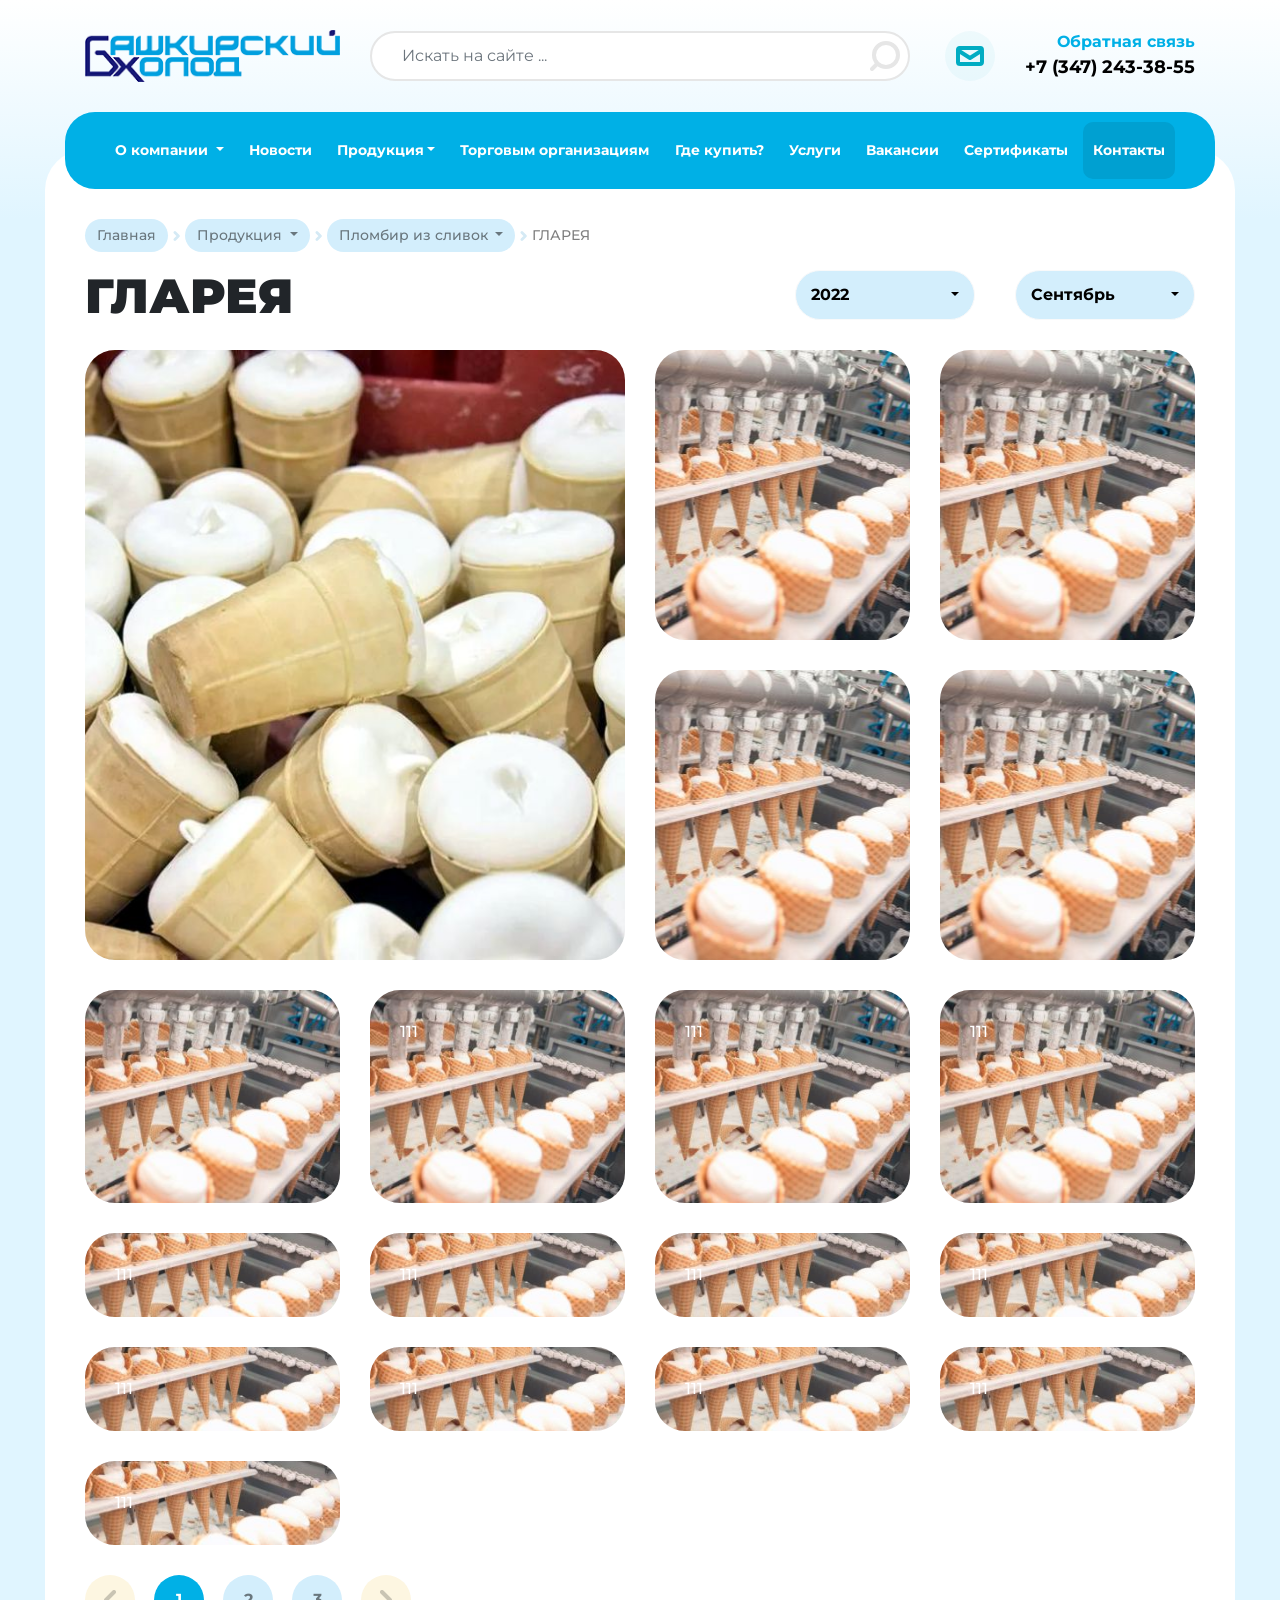
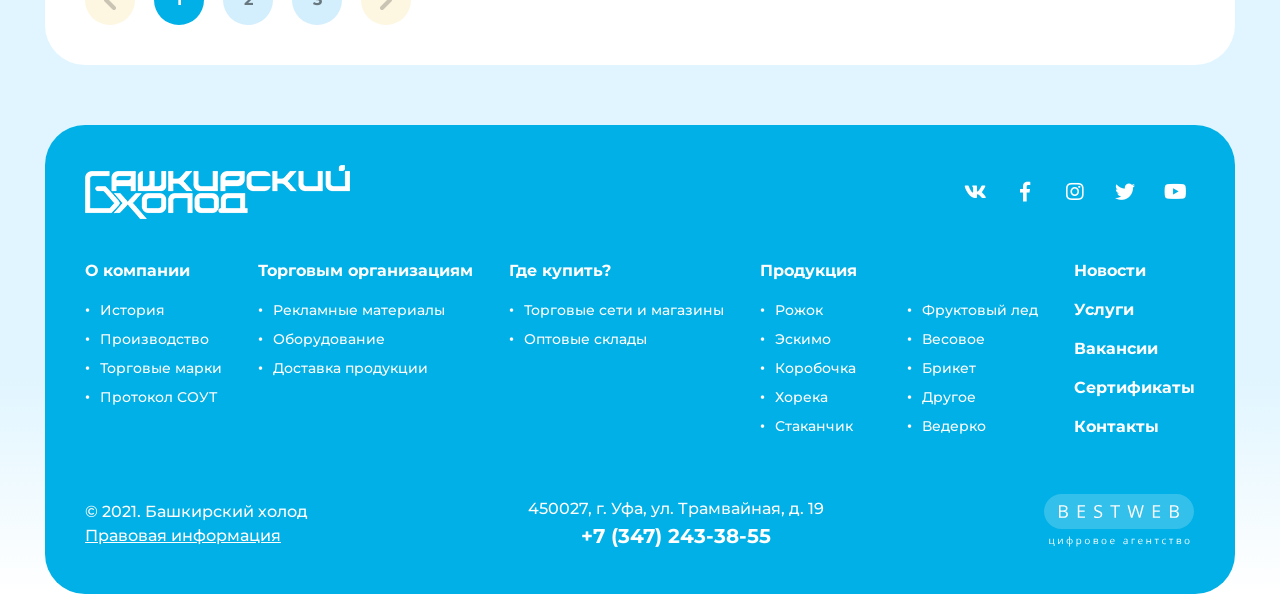
<file: gallery.html>
<!DOCTYPE html>
<html lang="ru">
	<head>
		<meta charset="utf-8">
		<meta name="viewport" content="width=device-width, initial-scale=1, shrink-to-fit=no">

		<link rel="preconnect" href="https://fonts.googleapis.com">
		<link rel="preconnect" href="https://fonts.gstatic.com" crossorigin>
		<link href="https://fonts.googleapis.com/css2?family=Montserrat:ital,wght@0,300;0,400;0,700;0,900;1,300;1,400;1,700;1,900&display=swap" rel="stylesheet">
		<link href="css/bootstrap.min.css" rel="stylesheet">
		<link href="css/slick.css" rel="stylesheet">
		<link href="css/brands.min.css" rel="stylesheet">
		<link href="css/fontawesome.min.css" rel="stylesheet">
		<link href="css/bootstrap-select.min.css" rel="stylesheet">
		<link href="css/jquery.fancybox.min.css" rel="stylesheet">
		<link href="css/styles.css" rel="stylesheet">
		<link href="css/media.css" rel="stylesheet">

		<title>Башхолод</title>

		<script src="js/jquery.min.js"></script>
		<script src="js/popper.min.js"></script>
		<script src="js/bootstrap.min.js"></script>
		<script src="js/slick.min.js"></script>
		<script src="js/bootstrap-select.min.js"></script>
		<script src="js/jquery.fancybox.min.js"></script>
		<script src="js/main.js"></script>
	</head>
	<body>

		<div class="bottom-fixed">
			<div class="bottom-fixed__row">
				<a href="#" class="bottom-fixed-item">
					<div class="bottom-fixed-item__icon">
						<i class="bf-phone-icon"></i>
					</div>
				</a>
				<div class="bottom-fixed-item">
					<div class="bottom-fixed-item__icon">
						<i class="bf-search-icon"></i>
					</div>
				</div>
				<div class="bottom-fixed-item">
					<div class="bottom-fixed-item__icon">
						<i class="bf-mail-icon"></i>
					</div>
				</div>
				<div class="bottom-fixed-item">
					<div class="mobile-burger">
						<div class="mobile-burger__btn">
							<i class="mob-burger-icon"></i>
						</div>
						<div class="mobile-burger__body">
							<div class="container">
								<div class="mobile-burger__nav">
									<div class="mobile-burger__close">
										<i class="mob-burger-close"></i>
									</div>
									<ul class="header-nav">
										<li class="dropdown">
											<a class="dropdown-toggle" href="#" role="button" id="dropdownMenuLink" data-bs-toggle="dropdown" aria-expanded="false">
												О компании
											</a>

											<ul class="dropdown-menu" aria-labelledby="dropdownMenuLink">
												<li><a class="dropdown-item active" href="#">История</a></li>
												<li><a class="dropdown-item" href="#">Производство</a></li>
												<li><a class="dropdown-item" href="#">Торговые марки</a></li>
												<li><a class="dropdown-item" href="#">Протокол СОУТ</a></li>
											</ul>
										</li>
										<li><a href="#">Новости</a></li>
										<li>
											<a href="#">Продукция</a>
										</li>
										<li><a href="#">Торговым организациям</a></li>
										<li><a href="#">Где купить?</a></li>
										<li><a href="#">Услуги</a></li>
										<li><a href="#">Вакансии</a></li>
										<li><a href="#">Сертификаты</a></li>
										<li class="active"><a href="#">Контакты</a></li>
									</ul>
								</div>
							</div>
						</div>
					</div>
				</div>
			</div>
		</div>

		<div class="wrapper">

			<header>
				<div class="header-top">
					<div class="container">
						<div class="row align-items-center">
							<div class="col-lg-3 col header-top__logo">
								<div class="logo-wr">
									<a href="#" class="logo"><img src="images/logo.png" alt="" title=""></a>
								</div>
							</div>
							<div class="col-lg-6 header-top__search">
								<div class="header-search">
									<form action="/search/" method="GET">
										<input type="text" class="form-control" name="q" placeholder="Искать на сайте ...">
										<button type="submit">
											<svg width="30" height="30" viewBox="0 0 30 30" fill="none" xmlns="http://www.w3.org/2000/svg">
												<path d="M15.9949 26.0011C22.6204 26.0011 27.9914 20.6301 27.9914 14.0047C27.9914 7.37928 22.6204 2.0083 15.9949 2.0083C9.36951 2.0083 3.99854 7.37928 3.99854 14.0047C3.99854 20.6301 9.36951 26.0011 15.9949 26.0011Z" stroke="#E6E6E6" stroke-width="3.9988" stroke-miterlimit="22.9256" stroke-linecap="round" stroke-linejoin="round"/>
												<path d="M2.0083 27.9918L6.99336 22.9888" stroke="#E6E6E6" stroke-width="3.9988" stroke-miterlimit="22.9256" stroke-linecap="round" stroke-linejoin="round"/>
											</svg>
										</button>
									</form>
								</div>
							</div>
							<div class="col-lg-3 col header-top__callback">
								<div class="callback-item">
									<a href="#" class="callback-item__icon">
										<svg width="28" height="20" viewBox="0 0 28 20" fill="none" xmlns="http://www.w3.org/2000/svg">
											<path d="M23.8911 1.98633H4.08157C2.9244 1.98633 1.98633 2.87567 1.98633 3.97272V15.9999C1.98633 17.097 2.9244 17.9863 4.08157 17.9863H23.8911C25.0483 17.9863 25.9863 17.097 25.9863 15.9999V3.97272C25.9863 2.87567 25.0483 1.98633 23.8911 1.98633Z" stroke="#00ACC2" stroke-width="4" stroke-miterlimit="22.9256" stroke-linecap="round" stroke-linejoin="round"/>
											<path d="M25.0068 5.00684L13.9864 12L2.99316 5.00684" stroke="#00ACC2" stroke-width="4" stroke-miterlimit="22.9256" stroke-linecap="round" stroke-linejoin="round"/>
										</svg>
									</a>
									<div class="callback-item__body">
										<div class="callback-item__label">
											<a href="#">Обратная связь</a>
										</div>
										<div class="callback-item__phone"><a href="#">+7 (347) 243-38-55</a></div>
									</div>
								</div>
							</div>
						</div>
					</div>
				</div>
				<div class="header-nav-wr">
					<div class="container">
						<ul class="header-nav">
							<li class="dropdown">
								<a class="dropdown-toggle" href="#" role="button" id="dropdownMenuLink" data-bs-toggle="dropdown" aria-expanded="false">
									О компании
								</a>

								<ul class="dropdown-menu" aria-labelledby="dropdownMenuLink">
									<li><a class="dropdown-item active" href="#">История</a></li>
									<li><a class="dropdown-item" href="#">Производство</a></li>
									<li><a class="dropdown-item" href="#">Торговые марки</a></li>
									<li><a class="dropdown-item" href="#">Протокол СОУТ</a></li>
								</ul>
							</li>
							<li><a href="#">Новости</a></li>
							<li class="big-drp">
								<a class="big-drp__btn" href="#">Продукция</a>
								<div class="big-drp__body">
									<div class="big-drp__title">Форматы</div>
									<div class="formats-items">
										<a href="#" class="formats-item">
											<div class="formats-item__icon">
												<img src="images/formats-img/formats-img-1.svg" alt="" title="">
											</div>
											<div class="formats-item__text">
												Рожок
											</div>
										</a>
										<div class="formats-item">
											<div class="formats-item__icon">
												<img src="images/formats-img/formats-img-2.svg" alt="" title="">
											</div>
											<div class="formats-item__text">
												Эскимо
											</div>
										</div>
										<div class="formats-item">
											<div class="formats-item__icon">
												<img src="images/formats-img/formats-img-3.svg" alt="" title="">
											</div>
											<div class="formats-item__text">
												Коробочка
											</div>
										</div>
										<div class="formats-item">
											<div class="formats-item__icon">
												<img src="images/formats-img/formats-img-4.svg" alt="" title="">
											</div>
											<div class="formats-item__text">
												Хорека
											</div>
										</div>
										<div class="formats-item">
											<div class="formats-item__icon">
												<img src="images/formats-img/formats-img-5.svg" alt="" title="">
											</div>
											<div class="formats-item__text">
												Стаканчик
											</div>
										</div>
										<div class="formats-item">
											<div class="formats-item__icon">
												<img src="images/formats-img/formats-img-6.svg" alt="" title="">
											</div>
											<div class="formats-item__text">
												Фруктовый
												лед
											</div>
										</div>
										<div class="formats-item">
											<div class="formats-item__icon">
												<img src="images/formats-img/formats-img-7.svg" alt="" title="">
											</div>
											<div class="formats-item__text">
												Весовое
											</div>
										</div>
										<div class="formats-item">
											<div class="formats-item__icon">
												<img src="images/formats-img/formats-img-8.svg" alt="" title="">
											</div>
											<div class="formats-item__text">
												Брикет
											</div>
										</div>
										<div class="formats-item">
											<div class="formats-item__icon">
												<img src="images/formats-img/formats-img-9.svg" alt="" title="">
											</div>
											<div class="formats-item__text">
												Другое
											</div>
										</div>
										<div class="formats-item">
											<div class="formats-item__icon">
												<img src="images/formats-img/formats-img-10.svg" alt="" title="">
											</div>
											<div class="formats-item__text">
												Ведерко
											</div>
										</div>
									</div>
									<div class="big-drp__title">Бренды</div>
									<div class="brands-items">
										<div class="brands-items__col">
											<a href="#" class="brands-item color-1">
												<div class="brands-item__img">
													<img src="images/brands-item/brands-item-img-1.png" alt="" title="">
												</div>
												<div class="brands-item__text">
													Пломбир
													из сливок
												</div>
											</a>
										</div>
										<div class="brands-items__col">
											<div class="brands-item color-2">
												<div class="brands-item__img">
													<img src="images/brands-item/brands-item-img-2.png" alt="" title="">
												</div>
												<div class="brands-item__text">
													Угостись
												</div>
											</div>
										</div>
										<div class="brands-items__col">
											<div class="brands-item color-3">
												<div class="brands-item__img">
													<img src="images/brands-item/brands-item-img-3.png" alt="" title="">
												</div>
												<div class="brands-item__text">
													Bon Ami
												</div>
											</div>
										</div>
										<div class="brands-items__col">
											<div class="brands-item color-4">
												<div class="brands-item__img">
													<img src="images/brands-item/brands-item-img-4.png" alt="" title="">
												</div>
												<div class="brands-item__text">
													Пломбир
													из молока
												</div>
											</div>
										</div>
										<div class="brands-items__col">
											<div class="brands-item color-5">
												<div class="brands-item__img">
													<img src="images/brands-item/brands-item-img-5.png" alt="" title="">
												</div>
												<div class="brands-item__text">
													Джага джага
												</div>
											</div>
										</div>
										<div class="brands-items__col">
											<div class="brands-item color-6">
												<div class="brands-item__img">
													<img src="images/brands-item/brands-item-img-6.png" alt="" title="">
												</div>
												<div class="brands-item__text">
													Пломбир
												</div>
											</div>
										</div>
										<div class="brands-items__col">
											<div class="brands-item color-7">
												<div class="brands-item__img">
													<img src="images/brands-item/brands-item-img-7.png" alt="" title="">
												</div>
												<div class="brands-item__text">
													Уплетайка
												</div>
											</div>
										</div>
										<div class="brands-items__col">
											<div class="brands-item color-1">
												<div class="brands-item__img">
													<img src="images/brands-item/brands-item-img-8.png" alt="" title="">
												</div>
												<div class="brands-item__text">
													Horeca
												</div>
											</div>
										</div>
										<div class="brands-items__col">
											<div class="brands-item color-2">
												<div class="brands-item__img">
													<img src="images/brands-item/brands-item-img-9.png" alt="" title="">
												</div>
												<div class="brands-item__text">
													Зефирное
													облако
												</div>
											</div>
										</div>
										<div class="brands-items__col">
											<div class="brands-item color-3">
												<div class="brands-item__img">
													<img src="images/brands-item/brands-item-img-10.png" alt="" title="">
												</div>
												<div class="brands-item__text">
													Полонез
												</div>
											</div>
										</div>
									</div>
								</div>
							</li>
							<li><a href="#">Торговым организациям</a></li>
							<li><a href="#">Где купить?</a></li>
							<li><a href="#">Услуги</a></li>
							<li><a href="#">Вакансии</a></li>
							<li><a href="#">Сертификаты</a></li>
							<li class="active"><a href="#">Контакты</a></li>
						</ul>
					</div>
				</div>
			</header>

			<main>
				<div class="inner-page">
					<div class="container">
						<ul class="drp-breadcrumb">
							<li>
								<a href="#">Главная</a>
							</li>
							<li class="dropdown">
								<a class="dropdown-toggle" href="#" role="button" id="dropdownMenuLink" data-bs-toggle="dropdown" aria-expanded="false">
									Продукция
								</a>

								<ul class="dropdown-menu" aria-labelledby="dropdownMenuLink">
									<li><a class="dropdown-item active" href="#">Action</a></li>
									<li><a class="dropdown-item" href="#">Another action</a></li>
									<li><a class="dropdown-item" href="#">Something else here</a></li>
								</ul>
							</li>
							<li class="dropdown">
								<a class="dropdown-toggle" href="#" role="button" id="dropdownMenuLink" data-bs-toggle="dropdown" aria-expanded="false">
									Пломбир из сливок
								</a>

								<ul class="dropdown-menu" aria-labelledby="dropdownMenuLink">
									<li><a class="dropdown-item" href="#">Action</a></li>
									<li><a class="dropdown-item" href="#">Another action</a></li>
									<li><a class="dropdown-item" href="#">Something else here</a></li>
								</ul>
							</li>
							<li>
								<span>ГЛАРЕЯ</span>
							</li>
						</ul>
						<div class="inner-page__title">ГЛАРЕЯ</div>
						<div class="inner-page-white ml100">
							<div class="gallery-page">
								<div class="news-filter">
									<div class="news-filter-item">
										<div class="custom-select">
											<select name="" id="" class="selectpicker form-control">
												<option value="0">2022</option>
												<option value="0">2022</option>
												<option value="0">2022</option>
											</select>
										</div>
									</div>
									<div class="news-filter-item">
										<div class="custom-select">
											<select name="" id="" class="selectpicker form-control">
												<option value="0">Сентябрь</option>
												<option value="0">Сентябрь</option>
												<option value="0">Сентябрь</option>
											</select>
										</div>
									</div>
								</div>
								<div class="gallery-items">
									<div class="gallery-item-wr big big1">
										<div class="gallery-item" style="background-image: url('images/gallery-item-img-1.jpg')">
											<div class="gallery-item__row">
												<div class="gallery-item__top">
													<div class="gallery-item__date">27 сентября 2021</div>
													<div class="gallery-item__title">
														День молодежи
														России
													</div>
												</div>
												<div class="gallery-item__bottom">
													<div class="gallery-item__photo">
														<span>18</span>
														фото
													</div>
												</div>
											</div>
										</div>
									</div>
									<div class="gallery-item-wr">
										<a href="images/gallery-item-img-1.jpg" data-fancybox="gallery" class="gallery-item" style="background-image: url('images/gallery-item-img-2.jpg')">
											<div class="gallery-item__row">
												<div class="gallery-item__top">
													<div class="gallery-item__date">27 сентября 2021</div>
													<div class="gallery-item__title">
														День молодежи
														России
													</div>
												</div>
												<div class="gallery-item__bottom">
													<div class="gallery-item__photo">
														<span>18</span>
														фото
													</div>
												</div>
											</div>
										</a>
										<div class="gallery-item__body">
											<a data-fancybox="gallery" href="images/gallery-item-img-1.jpg"><img src="images/gallery-item-img-1.jpg" alt="" title=""></a>
											<a data-fancybox="gallery" href="images/gallery-item-img-1.jpg"><img src="images/gallery-item-img-1.jpg" alt="" title=""></a>
											<a data-fancybox="gallery" href="images/gallery-item-img-1.jpg"><img src="images/gallery-item-img-1.jpg" alt="" title=""></a>
										</div>
									</div>
									<div class="gallery-item-wr">
										<a href="#" class="gallery-item" style="background-image: url('images/gallery-item-img-2.jpg')">
											<div class="gallery-item__row">
												<div class="gallery-item__top">
													<div class="gallery-item__date">27 сентября 2021</div>
													<div class="gallery-item__title">
														День молодежи
														России
													</div>
												</div>
												<div class="gallery-item__bottom">
													<div class="gallery-item__photo">
														<span>18</span>
														фото
													</div>
												</div>
											</div>
										</a>
									</div>
									<div class="gallery-item-wr">
										<a href="#" class="gallery-item" style="background-image: url('images/gallery-item-img-2.jpg')">
											<div class="gallery-item__row">
												<div class="gallery-item__top">
													<div class="gallery-item__date">27 сентября 2021</div>
													<div class="gallery-item__title">
														День молодежи
														России
													</div>
												</div>
												<div class="gallery-item__bottom">
													<div class="gallery-item__photo">
														<span>18</span>
														фото
													</div>
												</div>
											</div>
										</a>
									</div>
									<a href="#" class="gallery-item" style="background-image: url('images/gallery-item-img-2.jpg')">
										<div class="gallery-item__row">
											<div class="gallery-item__top">
												<div class="gallery-item__date">27 сентября 2021</div>
												<div class="gallery-item__title">
													День молодежи
													России
												</div>
											</div>
											<div class="gallery-item__bottom">
												<div class="gallery-item__photo">
													<span>18</span>
													фото
												</div>
											</div>
										</div>
									</a>
									<a href="#" class="gallery-item" style="background-image: url('images/gallery-item-img-2.jpg')">
										<div class="gallery-item__row">
											<div class="gallery-item__top">
												<div class="gallery-item__date">27 сентября 2021</div>
												<div class="gallery-item__title">
													День молодежи
													России
												</div>
											</div>
											<div class="gallery-item__bottom">
												<div class="gallery-item__photo">
													<span>18</span>
													фото
												</div>
											</div>
										</div>
									</a>
									<div class="gallery-item" style="background-image: url('images/gallery-item-img-2.jpg')">
										111
									</div>
									<div class="gallery-item" style="background-image: url('images/gallery-item-img-2.jpg')">
										111
									</div>
									<div class="gallery-item" style="background-image: url('images/gallery-item-img-2.jpg')">
										111
									</div>
									<div class="gallery-item" style="background-image: url('images/gallery-item-img-2.jpg')">
										111
									</div>
									<div class="gallery-item" style="background-image: url('images/gallery-item-img-2.jpg')">
										111
									</div>
									<div class="gallery-item big big2" style="background-image: url('images/gallery-item-img-2.jpg')">
										111
									</div>
									<div class="gallery-item" style="background-image: url('images/gallery-item-img-2.jpg')">
										111
									</div>
									<div class="gallery-item" style="background-image: url('images/gallery-item-img-2.jpg')">
										111
									</div>
									<div class="gallery-item" style="background-image: url('images/gallery-item-img-2.jpg')">
										111
									</div>
									<div class="gallery-item" style="background-image: url('images/gallery-item-img-2.jpg')">
										111
									</div>
									<div class="gallery-item" style="background-image: url('images/gallery-item-img-2.jpg')">
										111
									</div>
									<div class="gallery-item" style="background-image: url('images/gallery-item-img-2.jpg')">
										111
									</div>
								</div>
								<ul class="pagination">
									<li class="page-item"><a class="page-link" href="#"><i class="mps-arrow-left"></i></a></li>
									<li class="page-item active"><a class="page-link" href="#">1</a></li>
									<li class="page-item"><a class="page-link" href="#">2</a></li>
									<li class="page-item"><a class="page-link" href="#">3</a></li>
									<li class="page-item"><a class="page-link" href="#"><i class="mps-arrow-right"></i></a></li>
								</ul>
							</div>
						</div>
					</div>
				</div>
			</main>

			<footer>
				<div class="footer-top-wr">
					<div class="container">
						<div class="footer-top ml100">
							<div class="footer-top__row">
								<div class="footer-top__logo">
									<a href="#"><img src="images/footer-logo.png" alt="" title=""></a>
								</div>
								<div class="soc">
									<ul>
										<li><a href="#"><i class="fab fa-vk"></i></a></li>
										<li><a href="#"><i class="fab fa-facebook-f"></i></a></li>
										<li><a href="#"><i class="fab fa-instagram"></i></a></li>
										<li><a href="#"><i class="fab fa-twitter"></i></a></li>
										<li><a href="#"><i class="fab fa-youtube"></i></a></li>
									</ul>
								</div>
							</div>
							<div class="footer-top-lists">
								<div class="footer-top-lists__col">
									<div class="footer-top-list__title"><a href="#">О компании</a></div>
									<ul class="footer-top-list">
										<li><a href="#">История</a></li>
										<li><a href="#">Производство</a></li>
										<li><a href="#">Торговые марки</a></li>
										<li><a href="#">Протокол СОУТ</a></li>
									</ul>
								</div>
								<div class="footer-top-lists__col">
									<div class="footer-top-list__title">Торговым организациям</div>
									<ul class="footer-top-list">
										<li><a href="#">Рекламные материалы</a></li>
										<li><a href="#">Оборудование</a></li>
										<li><a href="#">Доставка продукции</a></li>
									</ul>
								</div>
								<div class="footer-top-lists__col">
									<div class="footer-top-list__title">Где купить?</div>
									<ul class="footer-top-list">
										<li><a href="#">Торговые сети и магазины</a></li>
										<li><a href="#">Оптовые склады</a></li>
									</ul>
								</div>
								<div class="footer-top-lists__col">
									<div class="footer-top-list__title">Продукция</div>
									<ul class="footer-top-list col2">
										<li><a href="#">Рожок</a></li>
										<li><a href="#">Эскимо</a></li>
										<li><a href="#">Коробочка</a></li>
										<li><a href="#">Хорека</a></li>
										<li><a href="#">Стаканчик</a></li>
										<li><a href="#">Фруктовый лед</a></li>
										<li><a href="#">Весовое</a></li>
										<li><a href="#">Брикет</a></li>
										<li><a href="#">Другое</a></li>
										<li><a href="#">Ведерко</a></li>
									</ul>
								</div>
								<div class="footer-top-lists__col">
									<div class="footer-top-list__title"><a href="#">Новости</a></div>
									<div class="footer-top-list__title"><a href="#">Услуги</a></div>
									<div class="footer-top-list__title"><a href="#">Вакансии</a></div>
									<div class="footer-top-list__title"><a href="#">Сертификаты</a></div>
									<div class="footer-top-list__title"><a href="#">Контакты</a></div>
								</div>
							</div>
							<div class="footer-top__row">
								<div class="soc in-mobile">
									<ul>
										<li><a href="#"><i class="fab fa-vk"></i></a></li>
										<li><a href="#"><i class="fab fa-facebook-f"></i></a></li>
										<li><a href="#"><i class="fab fa-instagram"></i></a></li>
										<li><a href="#"><i class="fab fa-twitter"></i></a></li>
										<li><a href="#"><i class="fab fa-youtube"></i></a></li>
									</ul>
								</div>
								<div class="footer-top__text">
									<div>© 2021. Башкирский холод</div>
									<a href="#">Правовая информация</a>
								</div>
								<div class="footer-top__center">
									<div class="footer-top__text">450027, г. Уфа, ул. Трамвайная, д. 19</div>
									<div class="footer-top__phone">
										<a href="#">+7 (347) 243-38-55</a>
									</div>
								</div>
								<div class="footer-top__bw">
									<a class="bestweb"  href="https://bestweb.ru/" target="_blank" title="Разработка сайта, поддержка сайта Bestweb г.Уфа"><span>Bestweb - разработка сайта, поддержка сайта, г.Уфа</span>
										<svg width="151" height="60" viewBox="0 0 151 60" fill="none" xmlns="http://www.w3.org/2000/svg">
											<path class="bw-logo" fill-rule="evenodd" clip-rule="evenodd" d="M17.5012 0H132.502C142.127 0 150.002 7.87492 150.002 17.4999C150.002 27.125 142.127 34.9999 132.502 34.9999H17.5012C7.87615 34.9999 0.0012207 27.1249 0.0012207 17.4999C0.0012207 7.87491 7.87617 0 17.5012 0Z" fill="white" fill-opacity="0.2"/>
											<path class="bw-logo-text" d="M15.0012 11.1831H18.656C20.372 11.1831 21.6136 11.434 22.3807 11.9357C23.1477 12.4374 23.5312 13.2286 23.5312 14.312C23.5312 15.0617 23.3169 15.6817 22.8909 16.1687C22.462 16.6557 21.8398 16.9717 21.0183 17.1163V17.2019C22.9816 17.5296 23.9664 18.539 23.9664 20.2276C23.9664 21.358 23.5735 22.2408 22.7914 22.8754C22.0122 23.5098 20.9186 23.8259 19.5137 23.8259H15.0012V11.1831V11.1831ZM16.5053 16.5967H18.9822C20.0452 16.5967 20.81 16.4346 21.2752 16.1069C21.7403 15.782 21.9728 15.233 21.9728 14.4597C21.9728 13.7513 21.716 13.2405 21.1964 12.9247C20.6771 12.6118 19.849 12.4522 18.7166 12.4522H16.5053V16.5967V16.5967ZM16.5053 17.8425V22.5716H19.2028C20.2482 22.5716 21.0334 22.3737 21.562 21.9811C22.0907 21.5854 22.3532 20.9655 22.3532 20.1241C22.3532 19.3389 22.0844 18.7635 21.5439 18.3944C21.0061 18.0257 20.1847 17.8425 19.0789 17.8425H16.5053V17.8425ZM41.0219 23.8259H33.8088V11.1831H41.0219V12.4876H35.3129V16.5612H40.674V17.8601H35.3129V22.5123H41.0219V23.8259V23.8259ZM58.2523 20.4609C58.2523 21.5738 57.8385 22.4415 57.0139 23.0645C56.1864 23.687 55.0659 23.9999 53.6488 23.9999C52.1179 23.9999 50.9369 23.8052 50.112 23.4186V22.0018C50.6407 22.2201 51.2207 22.3944 51.8457 22.5211C52.471 22.6481 53.0904 22.7099 53.7032 22.7099C54.7061 22.7099 55.4613 22.5242 55.969 22.152C56.4764 21.7801 56.7298 21.2637 56.7298 20.5995C56.7298 20.1627 56.6394 19.8024 56.4611 19.5221C56.28 19.2446 55.9778 18.9849 55.558 18.7485C55.1353 18.5126 54.495 18.2439 53.6338 17.946C52.4288 17.5236 51.5679 17.0247 51.0546 16.449C50.5378 15.8736 50.2782 15.1207 50.2782 14.191C50.2782 13.217 50.6529 12.4434 51.4018 11.8649C52.151 11.2894 53.1417 11 54.377 11C55.6606 11 56.8449 11.2302 57.9232 11.6939L57.4549 12.9721C56.3888 12.535 55.3496 12.3167 54.3408 12.3167C53.5434 12.3167 52.9212 12.482 52.4742 12.8153C52.0243 13.1521 51.8006 13.6152 51.8006 14.2088C51.8006 14.6485 51.882 15.0056 52.0481 15.286C52.2142 15.5666 52.4923 15.8234 52.8849 16.0564C53.2778 16.2897 53.8787 16.5465 54.6852 16.83C56.0415 17.3023 56.9778 17.8099 57.4849 18.3502C57.9957 18.8933 58.2523 19.5961 58.2523 20.4609V20.4609ZM71.943 23.8259H70.4389V12.4876H66.3429V11.1831H76.0419V12.4876H71.943V23.8259ZM96.3416 23.8259H94.8554L92.2458 15.3599C92.1217 14.9852 91.9828 14.5127 91.8289 13.9401C91.6749 13.3703 91.5964 13.0279 91.5902 12.9128C91.4604 13.6745 91.2551 14.507 90.9711 15.4101L88.4398 23.8259H86.9539L83.5103 11.1831H85.102L87.1469 18.9908C87.4309 20.0858 87.6364 21.0777 87.7663 21.9663C87.9264 20.9124 88.162 19.8792 88.4761 18.8698L90.7931 11.1831H92.3876L94.8191 18.9406C95.1031 19.8319 95.3418 20.8413 95.538 21.9663C95.6497 21.1486 95.8614 20.1508 96.1724 18.973L98.208 11.1831H99.803L96.3416 23.8259ZM116.106 23.8259H108.893V11.1831H116.106V12.4876H110.397V16.5612H115.759V17.8601H110.397V22.5123H116.106V23.8259V23.8259ZM126.036 11.1831H129.691C131.407 11.1831 132.648 11.4339 133.415 11.9357C134.183 12.4374 134.566 13.2286 134.566 14.312C134.566 15.0617 134.352 15.6817 133.926 16.1687C133.497 16.6556 132.875 16.9717 132.053 17.1163V17.2019C134.017 17.5296 135.001 18.539 135.001 20.2276C135.001 21.358 134.608 22.2407 133.826 22.8754C133.047 23.5098 131.953 23.8259 130.549 23.8259H126.036V11.1831V11.1831ZM127.541 16.5967H130.018C131.081 16.5967 131.845 16.4345 132.31 16.1069C132.775 15.782 133.007 15.2329 133.007 14.4596C133.007 13.7513 132.751 13.2405 132.231 12.9247C131.712 12.6117 130.884 12.4521 129.752 12.4521H127.541V16.5967V16.5967ZM127.541 17.8425V22.5715H130.238C131.283 22.5715 132.068 22.3737 132.597 21.9811C133.125 21.5854 133.388 20.9654 133.388 20.1241C133.388 19.3389 133.119 18.7635 132.579 18.3944C132.041 18.0256 131.219 17.8425 130.114 17.8425H127.541V17.8425Z" fill="white"/>
											<path class="bw-text" d="M10.5575 51.9481H9.74769V50.0983H5.33923V44.7464H6.14912V49.3998H8.99085V44.7464H9.80096V49.3998H10.5575V51.9481ZM14.8444 44.7465V48.1398L14.8092 49.0282L14.7945 49.3065L17.6909 44.7465H18.7009V50.0983H17.9443V46.8265L17.9593 46.1816L17.9826 45.5484L15.0927 50.0983H14.0827V44.7465H14.8444V44.7465ZM28.636 47.4181C28.636 48.2283 28.4062 48.8731 27.9461 49.3533C27.4844 49.8332 26.8412 50.1082 26.0143 50.1765V52.5001H25.2127V50.1765C24.406 50.115 23.7678 49.8383 23.2993 49.3465C22.831 48.855 22.596 48.2115 22.596 47.4181C22.596 46.6066 22.8293 45.9634 23.2962 45.4832C23.7644 45.005 24.4127 44.7331 25.2427 44.6682V42.5H26.0143V44.6682C26.831 44.7433 27.4727 45.0248 27.9379 45.5132C28.4028 46.0016 28.6361 46.6366 28.6361 47.4181L28.636 47.4181ZM23.4461 47.4181C23.4461 48.0432 23.5893 48.5333 23.8761 48.8865C24.1627 49.2416 24.6177 49.4483 25.2427 49.5067V45.3466C24.6412 45.4032 24.191 45.5983 23.8928 45.935C23.5943 46.2732 23.4461 46.7667 23.4461 47.4181V47.4181ZM27.7962 47.4181C27.7962 46.1717 27.2029 45.4832 26.0143 45.3565V49.5067C26.6329 49.4449 27.0844 49.2365 27.3696 48.8833C27.6545 48.5282 27.7962 48.04 27.7962 47.4181V47.4181ZM35.0262 50.1966C34.6779 50.1966 34.3595 50.1317 34.0712 50.0033C33.7829 49.8749 33.5411 49.6765 33.3461 49.41H33.288C33.3263 49.7215 33.3461 50.0183 33.3461 50.2984V52.5001H32.5363V44.7465H33.1945L33.3079 45.4798H33.3461C33.5544 45.1867 33.7962 44.9749 34.0729 44.8448C34.3496 44.715 34.6679 44.6481 35.0262 44.6481C35.7363 44.6481 36.2828 44.8916 36.6695 45.3766C37.0547 45.8616 37.248 46.5416 37.248 47.4181C37.248 48.2966 37.0513 48.98 36.6596 49.4667C36.2664 49.9531 35.723 50.1966 35.0262 50.1966ZM34.908 45.3383C34.3612 45.3383 33.9663 45.4883 33.7228 45.7916C33.4779 46.0949 33.3529 46.5765 33.3461 47.2367V47.4181C33.3461 48.1699 33.4711 48.7082 33.7228 49.0316C33.9728 49.355 34.3746 49.5166 34.9279 49.5166C35.3913 49.5166 35.753 49.3298 36.0147 48.9551C36.2763 48.5817 36.4078 48.065 36.4078 47.4082C36.4078 46.7398 36.2763 46.2281 36.0147 45.8715C35.753 45.5149 35.3845 45.3383 34.908 45.3383V45.3383ZM45.7664 47.4181C45.7664 48.29 45.5464 48.9715 45.1082 49.4616C44.6682 49.9517 44.0616 50.1966 43.2866 50.1966C42.8082 50.1966 42.3832 50.0832 42.0116 49.8582C41.6414 49.6348 41.3548 49.3117 41.1533 48.8916C40.9497 48.4715 40.8497 47.9799 40.8497 47.4181C40.8497 46.545 41.0683 45.865 41.5048 45.3783C41.9399 44.8916 42.5465 44.6481 43.3198 44.6481C44.0698 44.6481 44.6631 44.8981 45.1048 45.3964C45.5464 45.8948 45.7664 46.5683 45.7664 47.4181V47.4181ZM41.6899 47.4181C41.6899 48.1015 41.8265 48.6217 42.0998 48.98C42.373 49.3383 42.7747 49.5166 43.3065 49.5166C43.8366 49.5166 44.2399 49.3383 44.5149 48.9834C44.7898 48.6265 44.9265 48.1049 44.9265 47.4181C44.9265 46.7367 44.7898 46.2199 44.5149 45.8667C44.2399 45.5149 43.8332 45.3383 43.2966 45.3383C42.7648 45.3383 42.3648 45.5115 42.095 45.8599C41.8248 46.2083 41.6899 46.7282 41.6899 47.4181V47.4181ZM54.0118 46.0898C54.0118 46.4382 53.9117 46.7015 53.7116 46.8832C53.5117 47.0632 53.23 47.1848 52.87 47.2466V47.29C53.3249 47.3532 53.6583 47.4867 53.8683 47.6917C54.0784 47.8966 54.1833 48.1801 54.1833 48.5401C54.1833 49.0384 53.9999 49.4233 53.6333 49.6932C53.2665 49.9633 52.7333 50.0983 52.03 50.0983H49.6716V44.7465H52.0198C53.3482 44.7465 54.0117 45.1949 54.0117 46.0898L54.0118 46.0898ZM53.3717 48.4865C53.3717 48.1965 53.2617 47.9865 53.0432 47.8549C52.8232 47.7231 52.4584 47.6565 51.9515 47.6565H50.4815V49.4199H51.9716C52.9048 49.4199 53.3717 49.1081 53.3717 48.4865ZM53.2217 46.1683C53.2217 45.9067 53.12 45.7233 52.9199 45.6133C52.72 45.505 52.4167 45.45 52.0099 45.45H50.4815V46.9583H51.8532C52.3549 46.9583 52.7084 46.8965 52.9133 46.7732C53.1183 46.6499 53.2217 46.4484 53.2217 46.1683V46.1683ZM62.4616 47.4181C62.4616 48.29 62.2416 48.9715 61.8034 49.4616C61.3634 49.9517 60.7568 50.1966 59.9818 50.1966C59.5033 50.1966 59.0784 50.0832 58.7068 49.8582C58.3366 49.6348 58.05 49.3117 57.8485 48.8916C57.6449 48.4715 57.5449 47.9799 57.5449 47.4181C57.5449 46.545 57.7634 45.865 58.1999 45.3783C58.6351 44.8916 59.2417 44.6481 60.015 44.6481C60.765 44.6481 61.3583 44.8981 61.8 45.3964C62.2416 45.8948 62.4616 46.5683 62.4616 47.4181V47.4181ZM58.3851 47.4181C58.3851 48.1015 58.5217 48.6217 58.7949 48.98C59.0682 49.3383 59.4699 49.5166 60.0017 49.5166C60.5318 49.5166 60.9351 49.3383 61.2101 48.9834C61.485 48.6265 61.6217 48.1049 61.6217 47.4181C61.6217 46.7367 61.485 46.2199 61.2101 45.8667C60.9351 45.5149 60.5284 45.3383 59.9918 45.3383C59.46 45.3383 59.06 45.5115 58.7902 45.8599C58.52 46.2083 58.3851 46.7282 58.3851 47.4181V47.4181ZM68.6269 50.1966C67.8352 50.1966 67.2119 49.9548 66.7552 49.4732C66.2968 48.9916 66.0684 48.3232 66.0684 47.4666C66.0684 46.6032 66.2801 45.9183 66.7051 45.4098C67.1303 44.9032 67.7003 44.6481 68.4169 44.6481C69.087 44.6481 69.6185 44.8698 70.0085 45.31C70.4003 45.7516 70.5953 46.3333 70.5953 47.0567V47.5683H66.9086C66.9253 48.1965 67.0835 48.6733 67.3837 48.9998C67.6853 49.325 68.1102 49.4883 68.657 49.4883C69.2318 49.4883 69.8019 49.3683 70.3651 49.1266V49.85C70.0786 49.9733 69.8084 50.0617 69.5519 50.115C69.2968 50.1683 68.9886 50.1966 68.6269 50.1966ZM68.407 45.3281C67.977 45.3281 67.6351 45.4682 67.3803 45.7482C67.1234 46.0283 66.9735 46.4149 66.9284 46.9099H69.7251C69.7251 46.3982 69.612 46.0065 69.3835 45.7349C69.1553 45.4633 68.8302 45.3281 68.407 45.3281ZM82.9467 50.0983L82.7868 49.3366H82.7469C82.4802 49.6717 82.2134 49.8981 81.9484 50.0183C81.6836 50.1365 81.3519 50.1966 80.9551 50.1966C80.425 50.1966 80.0086 50.06 79.7067 49.785C79.4068 49.5115 79.2552 49.1232 79.2552 48.6183C79.2552 47.5383 80.12 46.9717 81.8486 46.9198L82.7568 46.89V46.5584C82.7568 46.1383 82.667 45.8282 82.4853 45.6283C82.3053 45.4282 82.017 45.3281 81.6184 45.3281C81.1734 45.3281 80.6685 45.465 80.1053 45.7383L79.8567 45.1184C80.12 44.9749 80.4086 44.8616 80.7235 44.7816C81.0368 44.7 81.3519 44.6583 81.6686 44.6583C82.3052 44.6583 82.7787 44.8 83.0868 45.0832C83.3935 45.3667 83.5485 45.8216 83.5485 46.4467V50.0983H82.9467V50.0983ZM81.1167 49.5265C81.6201 49.5265 82.017 49.3882 82.3053 49.1115C82.5935 48.8349 82.737 48.4482 82.737 47.9499V47.4666L81.9268 47.5C81.2819 47.5233 80.8167 47.6233 80.5336 47.8016C80.2484 47.9782 80.1053 48.2549 80.1053 48.6282C80.1053 48.9216 80.1934 49.145 80.3717 49.2983C80.5486 49.45 80.7969 49.5265 81.1167 49.5265ZM90.9234 45.4398H88.5117V50.0983H87.7018V44.7465H90.9234V45.4398ZM96.6287 50.1966C95.837 50.1966 95.2137 49.9548 94.757 49.4732C94.2986 48.9916 94.0702 48.3232 94.0702 47.4666C94.0702 46.6032 94.2819 45.9183 94.7068 45.4098C95.132 44.9032 95.702 44.6481 96.4186 44.6481C97.0887 44.6481 97.6202 44.8698 98.0103 45.31C98.402 45.7516 98.5971 46.3333 98.5971 47.0567V47.5683H94.9103C94.927 48.1965 95.0852 48.6733 95.3854 48.9998C95.687 49.325 96.1119 49.4883 96.6587 49.4883C97.2336 49.4883 97.8036 49.3683 98.3669 49.1266V49.85C98.0803 49.9733 97.8102 50.0617 97.5536 50.115C97.2985 50.1683 96.9904 50.1966 96.6287 50.1966ZM96.4087 45.3281C95.9787 45.3281 95.6368 45.4682 95.382 45.7482C95.1252 46.0283 94.9752 46.4149 94.9301 46.9099H97.7268C97.7268 46.3982 97.6137 46.0065 97.3852 45.7349C97.157 45.4633 96.8319 45.3281 96.4087 45.3281ZM103.272 44.7465V46.9884H106.27V44.7465H107.08V50.0983H106.27V47.6866H103.272V50.0983H102.462V44.7465H103.272ZM114.892 45.4398H113.154V50.0983H112.342V45.4398H110.624V44.7465H114.892V45.4398ZM120.476 50.1966C119.7 50.1966 119.101 49.9582 118.675 49.48C118.25 49.0032 118.039 48.3283 118.039 47.4567C118.039 46.5615 118.254 45.8698 118.686 45.3817C119.117 44.8933 119.732 44.6481 120.529 44.6481C120.785 44.6481 121.044 44.6764 121.301 44.7314C121.557 44.7867 121.759 44.8533 121.905 44.9265L121.657 45.6167C121.477 45.545 121.282 45.4849 121.071 45.4381C120.859 45.3899 120.672 45.3667 120.509 45.3667C119.422 45.3667 118.879 46.06 118.879 47.4465C118.879 48.1049 119.01 48.6084 119.277 48.9599C119.542 49.3117 119.936 49.4882 120.456 49.4882C120.902 49.4882 121.359 49.3916 121.827 49.2V49.9183C121.471 50.1034 121.019 50.1966 120.476 50.1966V50.1966ZM129.189 45.4398H127.451V50.0983H126.639V45.4398H124.921V44.7465H129.189V45.4398ZM137.073 46.0898C137.073 46.4382 136.972 46.7015 136.772 46.8832C136.572 47.0632 136.291 47.1848 135.931 47.2466V47.29C136.386 47.3532 136.719 47.4867 136.929 47.6917C137.139 47.8966 137.244 48.1801 137.244 48.5401C137.244 49.0384 137.061 49.4233 136.694 49.6932C136.327 49.9633 135.794 50.0983 135.091 50.0983H132.732V44.7465H135.081C136.409 44.7465 137.072 45.1949 137.072 46.0898L137.073 46.0898ZM136.432 48.4865C136.432 48.1965 136.322 47.9865 136.104 47.8549C135.884 47.7231 135.519 47.6565 135.012 47.6565H133.542V49.4199H135.032C135.966 49.4199 136.432 49.1081 136.432 48.4865ZM136.282 46.1683C136.282 45.9067 136.181 45.7233 135.981 45.6133C135.781 45.505 135.477 45.45 135.071 45.45H133.542V46.9583H134.914C135.416 46.9583 135.769 46.8965 135.974 46.7732C136.179 46.6499 136.282 46.4484 136.282 46.1683V46.1683ZM145.522 47.4181C145.522 48.29 145.302 48.9715 144.864 49.4616C144.424 49.9517 143.818 50.1966 143.043 50.1966C142.564 50.1966 142.139 50.0832 141.768 49.8582C141.397 49.6348 141.111 49.3116 140.909 48.8916C140.706 48.4715 140.606 47.9799 140.606 47.4181C140.606 46.545 140.824 45.865 141.261 45.3783C141.696 44.8916 142.302 44.6481 143.076 44.6481C143.826 44.6481 144.419 44.8981 144.861 45.3964C145.302 45.8948 145.522 46.5683 145.522 47.4181V47.4181ZM141.446 47.4181C141.446 48.1015 141.582 48.6217 141.856 48.98C142.129 49.3383 142.531 49.5166 143.062 49.5166C143.592 49.5166 143.996 49.3383 144.271 48.9834C144.546 48.6265 144.682 48.1049 144.682 47.4181C144.682 46.7367 144.546 46.2199 144.271 45.8667C143.996 45.5149 143.589 45.3383 143.052 45.3383C142.521 45.3383 142.121 45.5115 141.851 45.8599C141.581 46.2083 141.446 46.7282 141.446 47.4181V47.4181Z" fill="white"/>
											<path class="bw-text-hover" d="M17.5624 50.1966C17.214 50.1966 16.8958 50.1317 16.6075 50.0033C16.3192 49.8749 16.0774 49.6765 15.8823 49.41H15.8242C15.8625 49.7216 15.8823 50.0184 15.8823 50.2984V52.5001H15.0725V44.7465H15.7307L15.8441 45.4798H15.8823C16.0907 45.1867 16.3325 44.9749 16.6091 44.8448C16.8858 44.715 17.2041 44.6481 17.5624 44.6481C18.2725 44.6481 18.819 44.8916 19.2057 45.3766C19.5909 45.8616 19.7842 46.5417 19.7842 47.4181C19.7842 48.2966 19.5875 48.98 19.1957 49.4667C18.8026 49.9531 18.2592 50.1966 17.5624 50.1966ZM17.4442 45.3384C16.8974 45.3384 16.5026 45.4883 16.2591 45.7916C16.0142 46.0949 15.8891 46.5765 15.8823 47.2367V47.4181C15.8823 48.1699 16.0073 48.7082 16.2591 49.0316C16.5091 49.355 16.9107 49.5166 17.4641 49.5166C17.9275 49.5166 18.2892 49.3298 18.5509 48.9551C18.8125 48.5818 18.944 48.065 18.944 47.4082C18.944 46.7398 18.8125 46.2281 18.5509 45.8715C18.2892 45.5149 17.9207 45.3383 17.4442 45.3383V45.3384ZM26.9743 50.0983L26.8145 49.3366H26.7745C26.5078 49.6717 26.241 49.8982 25.976 50.0183C25.7112 50.1365 25.3795 50.1966 24.9827 50.1966C24.4526 50.1966 24.0362 50.06 23.7343 49.7851C23.4344 49.5115 23.2828 49.1232 23.2828 48.6183C23.2828 47.5383 24.1476 46.9717 25.8762 46.9198L26.7844 46.89V46.5584C26.7844 46.1383 26.6946 45.8282 26.5129 45.6283C26.3329 45.4282 26.0446 45.3282 25.646 45.3282C25.201 45.3282 24.6961 45.4651 24.1328 45.7383L23.8843 45.1184C24.1476 44.975 24.4362 44.8616 24.7511 44.7816C25.0643 44.7 25.3795 44.6583 25.6962 44.6583C26.3328 44.6583 26.8062 44.8001 27.1143 45.0832C27.421 45.3667 27.5761 45.8217 27.5761 46.4467V50.0983H26.9743ZM25.1442 49.5265C25.6477 49.5265 26.0445 49.3882 26.3328 49.1115C26.6211 48.8349 26.7645 48.4482 26.7645 47.9499V47.4666L25.9544 47.5C25.3095 47.5233 24.8443 47.6234 24.5612 47.8017C24.276 47.9783 24.1328 48.2549 24.1328 48.6282C24.1328 48.9216 24.221 49.145 24.3993 49.2984C24.5762 49.45 24.8245 49.5265 25.1442 49.5265ZM32.7493 46.9683C33.761 46.9683 34.2679 46.6882 34.2679 46.1284C34.2679 45.6017 33.8577 45.3384 33.0376 45.3384C32.7862 45.3384 32.5594 45.3599 32.3545 45.4067C32.1495 45.4515 31.8794 45.5433 31.5477 45.6799L31.2595 45.02C31.8128 44.7731 32.4177 44.6481 33.0711 44.6481C33.6862 44.6481 34.1712 44.7748 34.5261 45.0282C34.881 45.28 35.0593 45.6232 35.0593 46.0601C35.0593 46.6599 34.7245 47.0516 34.0578 47.2367V47.2767C34.4677 47.3966 34.7679 47.5684 34.9561 47.7917C35.1443 48.0148 35.2393 48.2932 35.2393 48.6282C35.2393 49.1232 35.0395 49.5084 34.6412 49.7834C34.2426 50.0583 33.691 50.1966 32.9878 50.1966C32.2179 50.1966 31.6212 50.0799 31.2011 49.85V49.1067C31.7978 49.3865 32.3996 49.5265 33.0079 49.5265C33.4762 49.5265 33.831 49.4466 34.0694 49.285C34.3095 49.1249 34.4294 48.8916 34.4294 48.59C34.4294 47.9683 33.9229 47.6565 32.9112 47.6565H32.1677V46.9683H32.7493ZM41.531 50.1966C41.1827 50.1966 40.8644 50.1317 40.5761 50.0033C40.2878 49.8749 40.046 49.6765 39.851 49.41H39.7928C39.8311 49.7216 39.851 50.0184 39.851 50.2984V52.5001H39.0411V44.7465H39.6993L39.8127 45.4798H39.851C40.0593 45.1867 40.3011 44.9749 40.5778 44.8448C40.8544 44.715 41.1727 44.6481 41.531 44.6481C42.2411 44.6481 42.7876 44.8916 43.1743 45.3766C43.5595 45.8616 43.7528 46.5417 43.7528 47.4181C43.7528 48.2966 43.5561 48.98 43.1644 49.4667C42.7712 49.9531 42.2278 50.1966 41.531 50.1966ZM41.4128 45.3384C40.866 45.3384 40.4712 45.4883 40.2277 45.7916C39.9828 46.0949 39.8578 46.5765 39.851 47.2367V47.4181C39.851 48.1699 39.976 48.7082 40.2277 49.0316C40.4777 49.355 40.8794 49.5166 41.4327 49.5166C41.8961 49.5166 42.2578 49.3298 42.5195 48.9551C42.7811 48.5818 42.9126 48.065 42.9126 47.4082C42.9126 46.7398 42.7811 46.2281 42.5195 45.8715C42.2578 45.5149 41.8893 45.3383 41.4128 45.3383V45.3384ZM50.9429 50.0983L50.7831 49.3366H50.7431C50.4763 49.6717 50.2096 49.8982 49.9445 50.0183C49.6798 50.1365 49.3481 50.1966 48.9513 50.1966C48.4212 50.1966 48.0048 50.06 47.7029 49.7851C47.403 49.5115 47.2514 49.1232 47.2514 48.6183C47.2514 47.5383 48.1162 46.9717 49.8448 46.9198L50.753 46.89V46.5584C50.753 46.1383 50.6631 45.8282 50.4814 45.6283C50.3014 45.4282 50.0132 45.3282 49.6146 45.3282C49.1696 45.3282 48.6647 45.4651 48.1014 45.7383L47.8528 45.1184C48.1162 44.975 48.4048 44.8616 48.7197 44.7816C49.0329 44.7 49.3481 44.6583 49.6648 44.6583C50.3014 44.6583 50.7748 44.8001 51.0829 45.0832C51.3896 45.3667 51.5447 45.8217 51.5447 46.4467V50.0983H50.9429H50.9429ZM49.1129 49.5265C49.6163 49.5265 50.0131 49.3882 50.3014 49.1115C50.5897 48.8349 50.7331 48.4482 50.7331 47.9499V47.4666L49.923 47.5C49.2781 47.5233 48.813 47.6234 48.5298 47.8017C48.2446 47.9783 48.1014 48.2549 48.1014 48.6282C48.1014 48.9216 48.1896 49.145 48.3679 49.2984C48.5448 49.45 48.7931 49.5265 49.1129 49.5265ZM55.4197 46.89C55.4197 45.7182 55.5915 44.8049 55.9364 44.1484C56.2814 43.4933 56.8279 43.0831 57.5779 42.9198C58.508 42.7217 59.3281 42.5615 60.0382 42.4365L60.1898 43.15C59.0596 43.3382 58.2529 43.4882 57.7679 43.5999C57.2965 43.7064 56.9413 43.9599 56.7063 44.3615C56.4696 44.7615 56.3398 45.3066 56.3179 45.9966H56.3763C56.5779 45.7233 56.8381 45.5081 57.1579 45.3517C57.4765 45.1966 57.8095 45.1184 58.1579 45.1184C58.8164 45.1184 59.328 45.3315 59.6963 45.7582C60.0648 46.1834 60.2479 46.7749 60.2479 47.5298C60.2479 48.3666 60.0347 49.02 59.6081 49.49C59.1812 49.96 58.5879 50.1966 57.8263 50.1966C57.0748 50.1966 56.4846 49.9084 56.058 49.3315C55.6331 48.7549 55.4197 47.9417 55.4197 46.89ZM57.8997 49.5166C58.893 49.5166 59.3879 48.8834 59.3879 47.6182C59.3879 46.4098 58.938 45.8066 58.0363 45.8066C57.7897 45.8066 57.5496 45.8582 57.3214 45.96C57.0913 46.0632 56.8812 46.1984 56.6913 46.3682C56.5013 46.5365 56.3531 46.7117 56.2496 46.89C56.2496 47.7467 56.3846 48.3983 56.6547 48.8465C56.9246 49.2932 57.3396 49.5166 57.8997 49.5166V49.5166ZM68.7614 47.4181C68.7614 48.2901 68.5415 48.9715 68.1032 49.4616C67.6633 49.9517 67.0567 50.1966 66.2817 50.1966C65.8032 50.1966 65.3783 50.0833 65.0067 49.8582C64.6365 49.6348 64.3499 49.3117 64.1484 48.8916C63.9448 48.4715 63.8448 47.98 63.8448 47.4181C63.8448 46.5451 64.0633 45.865 64.4998 45.3783C64.935 44.8916 65.5416 44.6481 66.3149 44.6481C67.0649 44.6481 67.6582 44.8981 68.0998 45.3965C68.5415 45.8948 68.7614 46.5683 68.7614 47.4181ZM64.685 47.4181C64.685 48.1016 64.8216 48.6217 65.0948 48.98C65.3681 49.3383 65.7697 49.5166 66.3015 49.5166C66.8316 49.5166 67.235 49.3383 67.51 48.9834C67.7849 48.6265 67.9215 48.105 67.9215 47.4181C67.9215 46.7367 67.7849 46.2199 67.51 45.8667C67.235 45.5149 66.8282 45.3384 66.2916 45.3384C65.7598 45.3384 65.3598 45.5115 65.09 45.8599C64.8199 46.2083 64.685 46.7282 64.685 47.4181ZM76.1766 45.4398H74.4384V50.0983H73.6265V45.4398H71.9084V44.7465H76.1766V45.4398ZM82.8403 44.7465H83.7286L81.4184 47.33L83.9186 50.0983H82.9718L80.53 47.3884V50.0983H79.7202V44.7465H80.53V47.3498L82.8403 44.7465V44.7465ZM90.6835 50.0983L90.5236 49.3366H90.4836C90.2169 49.6717 89.9501 49.8982 89.6851 50.0183C89.4203 50.1365 89.0887 50.1966 88.6918 50.1966C88.1617 50.1966 87.7453 50.06 87.4434 49.7851C87.1435 49.5115 86.9919 49.1232 86.9919 48.6183C86.9919 47.5383 87.8567 46.9717 89.5853 46.9198L90.4935 46.89V46.5584C90.4935 46.1383 90.4037 45.8282 90.222 45.6283C90.042 45.4282 89.7537 45.3282 89.3551 45.3282C88.9101 45.3282 88.4052 45.4651 87.842 45.7383L87.5934 45.1184C87.8567 44.975 88.1453 44.8616 88.4603 44.7816C88.7735 44.7 89.0887 44.6583 89.4053 44.6583C90.042 44.6583 90.5154 44.8001 90.8235 45.0832C91.1302 45.3667 91.2853 45.8217 91.2853 46.4467V50.0983H90.6835V50.0983ZM88.8534 49.5265C89.3568 49.5265 89.7537 49.3882 90.042 49.1115C90.3303 48.8349 90.4737 48.4482 90.4737 47.9499V47.4666L89.6635 47.5C89.0186 47.5233 88.5535 47.6234 88.2703 47.8017C87.9852 47.9783 87.842 48.2549 87.842 48.6282C87.842 48.9216 87.9301 49.145 88.1084 49.2984C88.2853 49.45 88.5337 49.5265 88.8534 49.5265V49.5265ZM102.773 50.1966C101.998 50.1966 101.398 49.9583 100.973 49.4801C100.548 49.0033 100.337 48.3283 100.337 47.4567C100.337 46.5615 100.552 45.8699 100.983 45.3817C101.415 44.8933 102.03 44.6481 102.827 44.6481C103.083 44.6481 103.342 44.6765 103.598 44.7315C103.855 44.7867 104.057 44.8533 104.203 44.9265L103.955 45.6167C103.775 45.545 103.58 45.4849 103.368 45.4381C103.157 45.3899 102.97 45.3667 102.807 45.3667C101.72 45.3667 101.177 46.06 101.177 47.4465C101.177 48.105 101.308 48.6084 101.575 48.9599C101.84 49.3117 102.233 49.4883 102.753 49.4883C103.2 49.4883 103.657 49.3916 104.125 49.2V49.9183C103.768 50.1034 103.317 50.1966 102.773 50.1966ZM111.168 50.0983L111.008 49.3366H110.968C110.702 49.6717 110.435 49.8982 110.17 50.0183C109.905 50.1365 109.574 50.1966 109.177 50.1966C108.647 50.1966 108.23 50.06 107.928 49.7851C107.628 49.5115 107.477 49.1232 107.477 48.6183C107.477 47.5383 108.342 46.9717 110.07 46.9198L110.978 46.89V46.5584C110.978 46.1383 110.888 45.8282 110.707 45.6283C110.527 45.4282 110.239 45.3282 109.84 45.3282C109.395 45.3282 108.89 45.4651 108.327 45.7383L108.078 45.1184C108.342 44.975 108.63 44.8616 108.945 44.7816C109.258 44.7 109.573 44.6583 109.89 44.6583C110.527 44.6583 111 44.8001 111.308 45.0832C111.615 45.3667 111.77 45.8217 111.77 46.4467V50.0983H111.168L111.168 50.0983ZM109.338 49.5265C109.842 49.5265 110.238 49.3882 110.527 49.1115C110.815 48.8349 110.958 48.4482 110.958 47.9499V47.4666L110.148 47.5C109.503 47.5233 109.038 47.6234 108.755 47.8017C108.47 47.9783 108.327 48.2549 108.327 48.6282C108.327 48.9216 108.415 49.145 108.593 49.2984C108.77 49.45 109.018 49.5265 109.338 49.5265V49.5265ZM116.685 44.7465V48.1398L116.65 49.0282L116.635 49.3066L119.532 44.7465H120.542V50.0983H119.785V46.8265L119.8 46.1817L119.823 45.5484L116.933 50.0983H115.923V44.7465H116.685ZM118.214 44.0384C117.612 44.0384 117.172 43.9216 116.895 43.69C116.618 43.4567 116.463 43.0732 116.432 42.54H117.193C117.222 42.8782 117.31 43.1149 117.458 43.2484C117.607 43.3816 117.865 43.4482 118.233 43.4482C118.568 43.4482 118.817 43.3765 118.977 43.2333C119.138 43.0899 119.237 42.8583 119.273 42.54H120.04C120 43.0533 119.837 43.4315 119.547 43.675C119.257 43.9165 118.812 44.0384 118.214 44.0384ZM128.353 45.4398H126.615V50.0983H125.803V45.4398H124.085V44.7465H128.353V45.4398ZM135.187 50.0983L135.027 49.3366H134.987C134.72 49.6717 134.453 49.8982 134.188 50.0183C133.924 50.1365 133.592 50.1966 133.195 50.1966C132.665 50.1966 132.249 50.06 131.947 49.7851C131.647 49.5115 131.495 49.1232 131.495 48.6183C131.495 47.5383 132.36 46.9717 134.089 46.9198L134.997 46.89V46.5584C134.997 46.1383 134.907 45.8282 134.725 45.6283C134.545 45.4282 134.257 45.3282 133.858 45.3282C133.413 45.3282 132.909 45.4651 132.345 45.7383L132.097 45.1184C132.36 44.975 132.649 44.8616 132.964 44.7816C133.277 44.7 133.592 44.6583 133.909 44.6583C134.545 44.6583 135.019 44.8001 135.327 45.0832C135.634 45.3667 135.789 45.8217 135.789 46.4467V50.0983H135.187ZM133.357 49.5265C133.86 49.5265 134.257 49.3882 134.545 49.1115C134.834 48.8349 134.977 48.4482 134.977 47.9499V47.4666L134.167 47.5C133.522 47.5233 133.057 47.6234 132.774 47.8017C132.488 47.9783 132.345 48.2549 132.345 48.6282C132.345 48.9216 132.433 49.145 132.612 49.2984C132.789 49.45 133.037 49.5265 133.357 49.5265Z" fill="white"/>
										</svg>


									</a>
								</div>
							</div>
						</div>
					</div>
				</div>
			</footer>

		</div>

	</body>
</html>
</file>
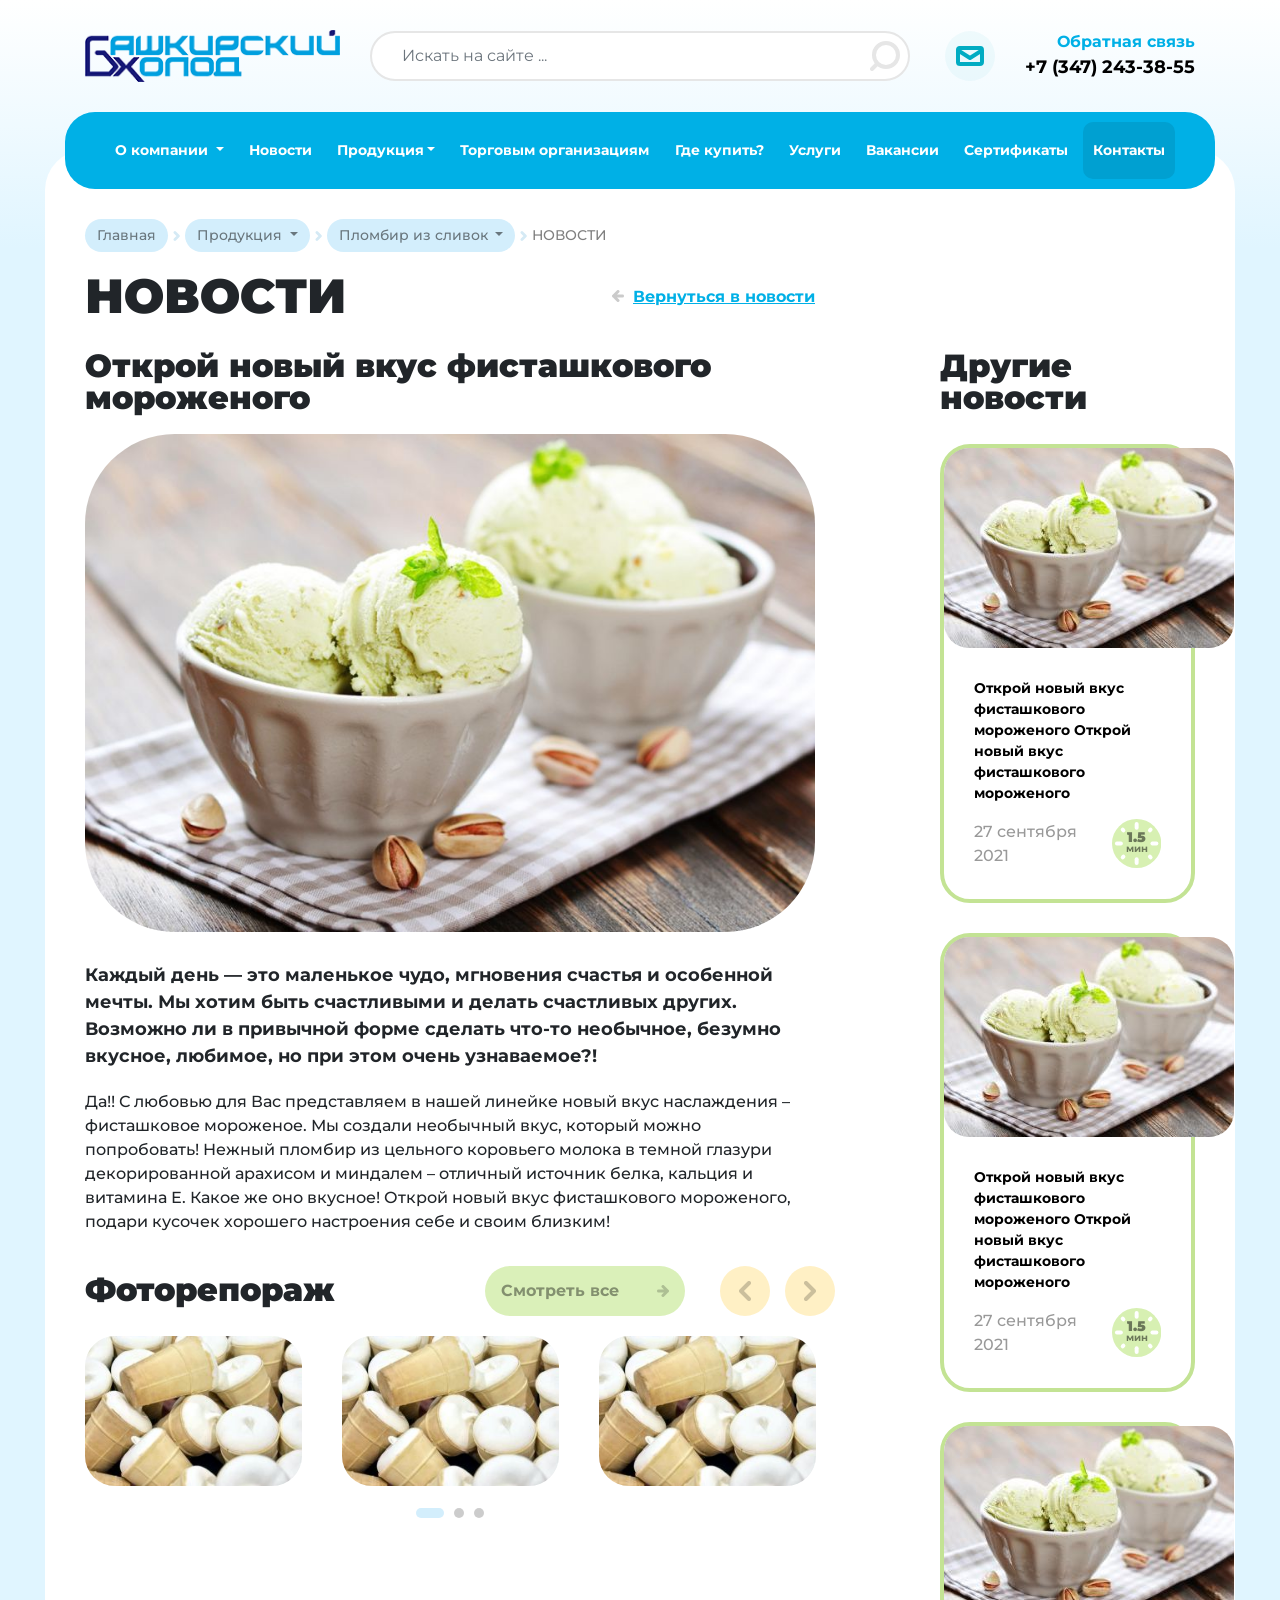
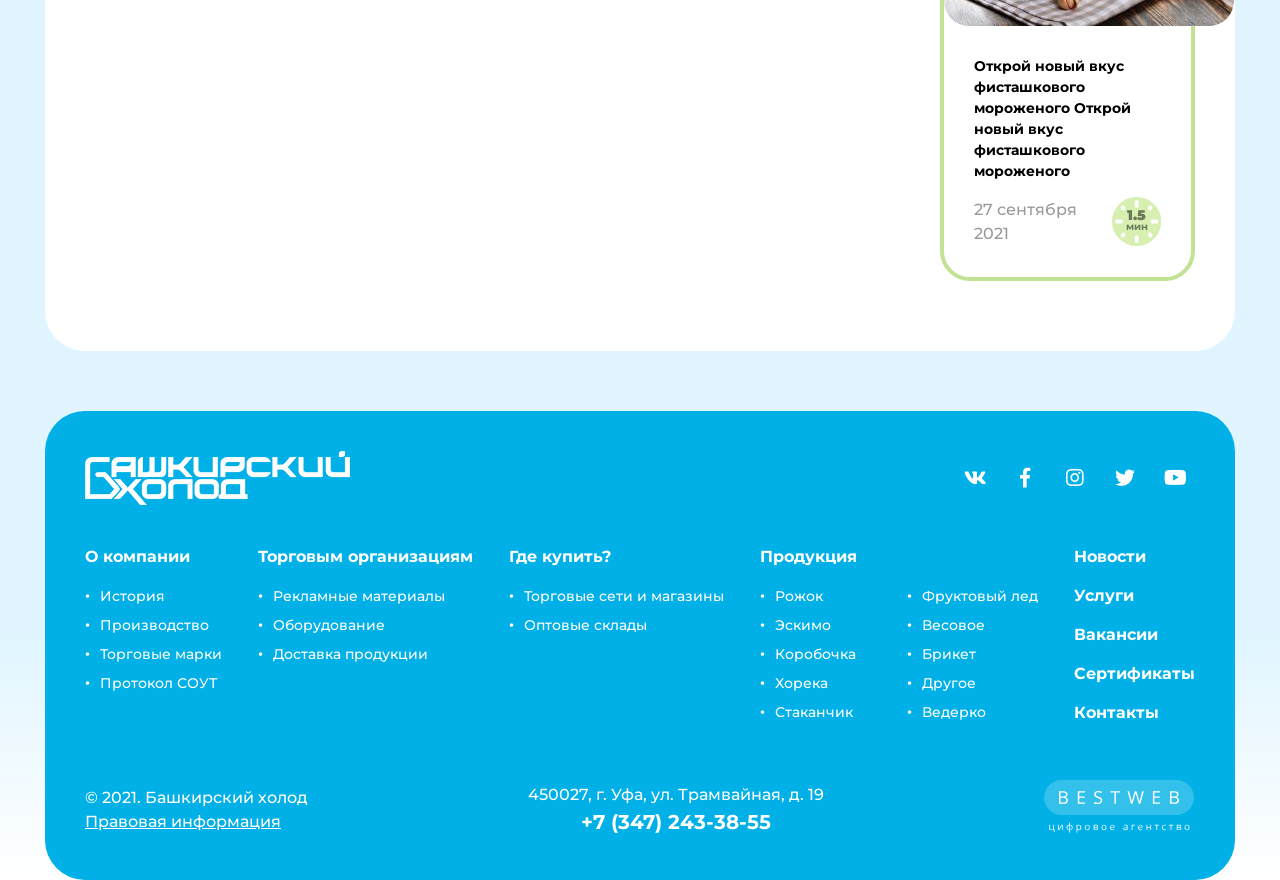
<file: news-inner.html>
<!DOCTYPE html>
<html lang="ru">
	<head>
		<meta charset="utf-8">
		<meta name="viewport" content="width=device-width, initial-scale=1, shrink-to-fit=no">

		<link rel="preconnect" href="https://fonts.googleapis.com">
		<link rel="preconnect" href="https://fonts.gstatic.com" crossorigin>
		<link href="https://fonts.googleapis.com/css2?family=Montserrat:ital,wght@0,300;0,400;0,700;0,900;1,300;1,400;1,700;1,900&display=swap" rel="stylesheet">
		<link href="css/bootstrap.min.css" rel="stylesheet">
		<link href="css/slick.css" rel="stylesheet">
		<link href="css/brands.min.css" rel="stylesheet">
		<link href="css/fontawesome.min.css" rel="stylesheet">
		<link href="css/bootstrap-select.min.css" rel="stylesheet">
		<link href="css/jquery.fancybox.min.css" rel="stylesheet">
		<link href="css/styles.css" rel="stylesheet">
		<link href="css/media.css" rel="stylesheet">

		<title>Башхолод</title>

		<script src="js/jquery.min.js"></script>
		<script src="js/popper.min.js"></script>
		<script src="js/bootstrap.min.js"></script>
		<script src="js/slick.min.js"></script>
		<script src="js/bootstrap-select.min.js"></script>
		<script src="js/jquery.fancybox.min.js"></script>
		<script src="js/main.js"></script>
	</head>
	<body>

		<div class="bottom-fixed">
			<div class="bottom-fixed__row">
				<a href="#" class="bottom-fixed-item">
					<div class="bottom-fixed-item__icon">
						<i class="bf-phone-icon"></i>
					</div>
				</a>
				<div class="bottom-fixed-item">
					<div class="bottom-fixed-item__icon">
						<i class="bf-search-icon"></i>
					</div>
				</div>
				<div class="bottom-fixed-item">
					<div class="bottom-fixed-item__icon">
						<i class="bf-mail-icon"></i>
					</div>
				</div>
				<div class="bottom-fixed-item">
					<div class="mobile-burger">
						<div class="mobile-burger__btn">
							<i class="mob-burger-icon"></i>
						</div>
						<div class="mobile-burger__body">
							<div class="container">
								<div class="mobile-burger__nav">
									<div class="mobile-burger__close">
										<i class="mob-burger-close"></i>
									</div>
									<ul class="header-nav">
										<li class="dropdown">
											<a class="dropdown-toggle" href="#" role="button" id="dropdownMenuLink" data-bs-toggle="dropdown" aria-expanded="false">
												О компании
											</a>

											<ul class="dropdown-menu" aria-labelledby="dropdownMenuLink">
												<li><a class="dropdown-item active" href="#">История</a></li>
												<li><a class="dropdown-item" href="#">Производство</a></li>
												<li><a class="dropdown-item" href="#">Торговые марки</a></li>
												<li><a class="dropdown-item" href="#">Протокол СОУТ</a></li>
											</ul>
										</li>
										<li><a href="#">Новости</a></li>
										<li>
											<a href="#">Продукция</a>
										</li>
										<li><a href="#">Торговым организациям</a></li>
										<li><a href="#">Где купить?</a></li>
										<li><a href="#">Услуги</a></li>
										<li><a href="#">Вакансии</a></li>
										<li><a href="#">Сертификаты</a></li>
										<li class="active"><a href="#">Контакты</a></li>
									</ul>
								</div>
							</div>
						</div>
					</div>
				</div>
			</div>
		</div>

		<div class="wrapper">

			<header>
				<div class="header-top">
					<div class="container">
						<div class="row align-items-center">
							<div class="col-lg-3 col header-top__logo">
								<div class="logo-wr">
									<a href="#" class="logo"><img src="images/logo.png" alt="" title=""></a>
								</div>
							</div>
							<div class="col-lg-6 header-top__search">
								<div class="header-search">
									<form action="/search/" method="GET">
										<input type="text" class="form-control" name="q" placeholder="Искать на сайте ...">
										<button type="submit">
											<svg width="30" height="30" viewBox="0 0 30 30" fill="none" xmlns="http://www.w3.org/2000/svg">
												<path d="M15.9949 26.0011C22.6204 26.0011 27.9914 20.6301 27.9914 14.0047C27.9914 7.37928 22.6204 2.0083 15.9949 2.0083C9.36951 2.0083 3.99854 7.37928 3.99854 14.0047C3.99854 20.6301 9.36951 26.0011 15.9949 26.0011Z" stroke="#E6E6E6" stroke-width="3.9988" stroke-miterlimit="22.9256" stroke-linecap="round" stroke-linejoin="round"/>
												<path d="M2.0083 27.9918L6.99336 22.9888" stroke="#E6E6E6" stroke-width="3.9988" stroke-miterlimit="22.9256" stroke-linecap="round" stroke-linejoin="round"/>
											</svg>
										</button>
									</form>
								</div>
							</div>
							<div class="col-lg-3 col header-top__callback">
								<div class="callback-item">
									<a href="#" class="callback-item__icon">
										<svg width="28" height="20" viewBox="0 0 28 20" fill="none" xmlns="http://www.w3.org/2000/svg">
											<path d="M23.8911 1.98633H4.08157C2.9244 1.98633 1.98633 2.87567 1.98633 3.97272V15.9999C1.98633 17.097 2.9244 17.9863 4.08157 17.9863H23.8911C25.0483 17.9863 25.9863 17.097 25.9863 15.9999V3.97272C25.9863 2.87567 25.0483 1.98633 23.8911 1.98633Z" stroke="#00ACC2" stroke-width="4" stroke-miterlimit="22.9256" stroke-linecap="round" stroke-linejoin="round"/>
											<path d="M25.0068 5.00684L13.9864 12L2.99316 5.00684" stroke="#00ACC2" stroke-width="4" stroke-miterlimit="22.9256" stroke-linecap="round" stroke-linejoin="round"/>
										</svg>
									</a>
									<div class="callback-item__body">
										<div class="callback-item__label">
											<a href="#">Обратная связь</a>
										</div>
										<div class="callback-item__phone"><a href="#">+7 (347) 243-38-55</a></div>
									</div>
								</div>
							</div>
						</div>
					</div>
				</div>
				<div class="header-nav-wr">
					<div class="container">
						<ul class="header-nav">
							<li class="dropdown">
								<a class="dropdown-toggle" href="#" role="button" id="dropdownMenuLink" data-bs-toggle="dropdown" aria-expanded="false">
									О компании
								</a>

								<ul class="dropdown-menu" aria-labelledby="dropdownMenuLink">
									<li><a class="dropdown-item active" href="#">История</a></li>
									<li><a class="dropdown-item" href="#">Производство</a></li>
									<li><a class="dropdown-item" href="#">Торговые марки</a></li>
									<li><a class="dropdown-item" href="#">Протокол СОУТ</a></li>
								</ul>
							</li>
							<li><a href="#">Новости</a></li>
							<li class="big-drp">
								<a class="big-drp__btn" href="#">Продукция</a>
								<div class="big-drp__body">
									<div class="big-drp__title">Форматы</div>
									<div class="formats-items">
										<a href="#" class="formats-item">
											<div class="formats-item__icon">
												<img src="images/formats-img/formats-img-1.svg" alt="" title="">
											</div>
											<div class="formats-item__text">
												Рожок
											</div>
										</a>
										<div class="formats-item">
											<div class="formats-item__icon">
												<img src="images/formats-img/formats-img-2.svg" alt="" title="">
											</div>
											<div class="formats-item__text">
												Эскимо
											</div>
										</div>
										<div class="formats-item">
											<div class="formats-item__icon">
												<img src="images/formats-img/formats-img-3.svg" alt="" title="">
											</div>
											<div class="formats-item__text">
												Коробочка
											</div>
										</div>
										<div class="formats-item">
											<div class="formats-item__icon">
												<img src="images/formats-img/formats-img-4.svg" alt="" title="">
											</div>
											<div class="formats-item__text">
												Хорека
											</div>
										</div>
										<div class="formats-item">
											<div class="formats-item__icon">
												<img src="images/formats-img/formats-img-5.svg" alt="" title="">
											</div>
											<div class="formats-item__text">
												Стаканчик
											</div>
										</div>
										<div class="formats-item">
											<div class="formats-item__icon">
												<img src="images/formats-img/formats-img-6.svg" alt="" title="">
											</div>
											<div class="formats-item__text">
												Фруктовый
												лед
											</div>
										</div>
										<div class="formats-item">
											<div class="formats-item__icon">
												<img src="images/formats-img/formats-img-7.svg" alt="" title="">
											</div>
											<div class="formats-item__text">
												Весовое
											</div>
										</div>
										<div class="formats-item">
											<div class="formats-item__icon">
												<img src="images/formats-img/formats-img-8.svg" alt="" title="">
											</div>
											<div class="formats-item__text">
												Брикет
											</div>
										</div>
										<div class="formats-item">
											<div class="formats-item__icon">
												<img src="images/formats-img/formats-img-9.svg" alt="" title="">
											</div>
											<div class="formats-item__text">
												Другое
											</div>
										</div>
										<div class="formats-item">
											<div class="formats-item__icon">
												<img src="images/formats-img/formats-img-10.svg" alt="" title="">
											</div>
											<div class="formats-item__text">
												Ведерко
											</div>
										</div>
									</div>
									<div class="big-drp__title">Бренды</div>
									<div class="brands-items">
										<div class="brands-items__col">
											<a href="#" class="brands-item color-1">
												<div class="brands-item__img">
													<img src="images/brands-item/brands-item-img-1.png" alt="" title="">
												</div>
												<div class="brands-item__text">
													Пломбир
													из сливок
												</div>
											</a>
										</div>
										<div class="brands-items__col">
											<div class="brands-item color-2">
												<div class="brands-item__img">
													<img src="images/brands-item/brands-item-img-2.png" alt="" title="">
												</div>
												<div class="brands-item__text">
													Угостись
												</div>
											</div>
										</div>
										<div class="brands-items__col">
											<div class="brands-item color-3">
												<div class="brands-item__img">
													<img src="images/brands-item/brands-item-img-3.png" alt="" title="">
												</div>
												<div class="brands-item__text">
													Bon Ami
												</div>
											</div>
										</div>
										<div class="brands-items__col">
											<div class="brands-item color-4">
												<div class="brands-item__img">
													<img src="images/brands-item/brands-item-img-4.png" alt="" title="">
												</div>
												<div class="brands-item__text">
													Пломбир
													из молока
												</div>
											</div>
										</div>
										<div class="brands-items__col">
											<div class="brands-item color-5">
												<div class="brands-item__img">
													<img src="images/brands-item/brands-item-img-5.png" alt="" title="">
												</div>
												<div class="brands-item__text">
													Джага джага
												</div>
											</div>
										</div>
										<div class="brands-items__col">
											<div class="brands-item color-6">
												<div class="brands-item__img">
													<img src="images/brands-item/brands-item-img-6.png" alt="" title="">
												</div>
												<div class="brands-item__text">
													Пломбир
												</div>
											</div>
										</div>
										<div class="brands-items__col">
											<div class="brands-item color-7">
												<div class="brands-item__img">
													<img src="images/brands-item/brands-item-img-7.png" alt="" title="">
												</div>
												<div class="brands-item__text">
													Уплетайка
												</div>
											</div>
										</div>
										<div class="brands-items__col">
											<div class="brands-item color-1">
												<div class="brands-item__img">
													<img src="images/brands-item/brands-item-img-8.png" alt="" title="">
												</div>
												<div class="brands-item__text">
													Horeca
												</div>
											</div>
										</div>
										<div class="brands-items__col">
											<div class="brands-item color-2">
												<div class="brands-item__img">
													<img src="images/brands-item/brands-item-img-9.png" alt="" title="">
												</div>
												<div class="brands-item__text">
													Зефирное
													облако
												</div>
											</div>
										</div>
										<div class="brands-items__col">
											<div class="brands-item color-3">
												<div class="brands-item__img">
													<img src="images/brands-item/brands-item-img-10.png" alt="" title="">
												</div>
												<div class="brands-item__text">
													Полонез
												</div>
											</div>
										</div>
									</div>
								</div>
							</li>
							<li><a href="#">Торговым организациям</a></li>
							<li><a href="#">Где купить?</a></li>
							<li><a href="#">Услуги</a></li>
							<li><a href="#">Вакансии</a></li>
							<li><a href="#">Сертификаты</a></li>
							<li class="active"><a href="#">Контакты</a></li>
						</ul>
					</div>
				</div>
			</header>

			<main>
				<div class="inner-page">
					<div class="container">
						<ul class="drp-breadcrumb">
							<li>
								<a href="#">Главная</a>
							</li>
							<li class="dropdown">
								<a class="dropdown-toggle" href="#" role="button" id="dropdownMenuLink" data-bs-toggle="dropdown" aria-expanded="false">
									Продукция
								</a>

								<ul class="dropdown-menu" aria-labelledby="dropdownMenuLink">
									<li><a class="dropdown-item active" href="#">Action</a></li>
									<li><a class="dropdown-item" href="#">Another action</a></li>
									<li><a class="dropdown-item" href="#">Something else here</a></li>
								</ul>
							</li>
							<li class="dropdown">
								<a class="dropdown-toggle" href="#" role="button" id="dropdownMenuLink" data-bs-toggle="dropdown" aria-expanded="false">
									Пломбир из сливок
								</a>

								<ul class="dropdown-menu" aria-labelledby="dropdownMenuLink">
									<li><a class="dropdown-item" href="#">Action</a></li>
									<li><a class="dropdown-item" href="#">Another action</a></li>
									<li><a class="dropdown-item" href="#">Something else here</a></li>
								</ul>
							</li>
							<li>
								<span>НОВОСТИ</span>
							</li>
						</ul>
						<div class="inner-page__title">НОВОСТИ</div>
						<div class="inner-page-white ml100">
							<div class="news-inner">
								<div class="row">
									<div class="col-lg-8">
										<div class="news-inner__back">
											<a href="#"><i class="btn-arrow-right"></i> <span>Вернуться в новости</span></a>
										</div>
										<div class="page__title">Открой новый вкус фисташкового мороженого</div>
										<div class="page__img">
											<img src="images/page-img-1.jpg" alt="" title="">
										</div>
										<div class="page__desc">
											Каждый день — это маленькое чудо, мгновения счастья и особенной мечты. Мы хотим быть счастливыми и делать счастливых других. Возможно ли в привычной форме сделать что-то необычное, безумно вкусное, любимое, но при этом очень узнаваемое?!
										</div>
										<div class="page__text">
											Да!! С любовью для Вас представляем в нашей линейке новый вкус наслаждения – фисташковое мороженое. Мы создали необычный вкус, который можно попробовать! Нежный пломбир из цельного коровьего молока в темной глазури декорированной арахисом и миндалем – отличный источник белка, кальция и витамина Е. Какое же оно вкусное!
											Открой новый вкус фисташкового мороженого, подари кусочек хорошего настроения себе и своим близким!
										</div>
										<div class="page-gallery">
											<div class="page-gallery__title">Фоторепораж</div>
											<div class="page-gallery__more">
												<a href="#" class="btn btn-green">Смотреть все <i class="btn-arrow-right"></i></a>
											</div>
											<div class="page-gallery-slider">
												<div>
													<a data-fancybox="gallery" href="images/page-gallery-slider-img-1.jpg"><img src="images/page-gallery-slider-img-1.jpg" alt="" title=""></a>
												</div>
												<div>
													<a data-fancybox="gallery" href="images/page-gallery-slider-img-1.jpg"><img src="images/page-gallery-slider-img-1.jpg" alt="" title=""></a>
												</div>
												<div>
													<a data-fancybox="gallery" href="images/page-gallery-slider-img-1.jpg"><img src="images/page-gallery-slider-img-1.jpg" alt="" title=""></a>
												</div>
												<div>
													<a data-fancybox="gallery" href="images/page-gallery-slider-img-1.jpg"><img src="images/page-gallery-slider-img-1.jpg" alt="" title=""></a>
												</div>
												<div>
													<a data-fancybox="gallery" href="images/page-gallery-slider-img-1.jpg"><img src="images/page-gallery-slider-img-1.jpg" alt="" title=""></a>
												</div>
											</div>
										</div>
									</div>
									<div class="col-lg-4 col-xl-3 offset-xl-1">
										<div class="news-inner-right">
											<div class="news-inner-right__title">Другие новости</div>
											<a href="#" class="main-news-item">
												<div class="main-news-item__img">
													<img src="images/main-news-item-img-1.jpg" alt="" title="">
												</div>
												<div class="main-news-item__body">
													<div class="main-news-item__title">
														Открой новый вкус фисташкового мороженого Открой новый вкус фисташкового мороженого
													</div>
													<div class="main-news-item__bottom">
														<div class="main-news-item__date">27 сентября 2021</div>
														<div class="main-news-item__time">
															<b>1.5</b> мин
														</div>
													</div>
												</div>
											</a>
											<a href="#" class="main-news-item">
												<div class="main-news-item__img">
													<img src="images/main-news-item-img-1.jpg" alt="" title="">
												</div>
												<div class="main-news-item__body">
													<div class="main-news-item__title">
														Открой новый вкус фисташкового мороженого Открой новый вкус фисташкового мороженого
													</div>
													<div class="main-news-item__bottom">
														<div class="main-news-item__date">27 сентября 2021</div>
														<div class="main-news-item__time">
															<b>1.5</b> мин
														</div>
													</div>
												</div>
											</a>
											<a href="#" class="main-news-item">
												<div class="main-news-item__img">
													<img src="images/main-news-item-img-1.jpg" alt="" title="">
												</div>
												<div class="main-news-item__body">
													<div class="main-news-item__title">
														Открой новый вкус фисташкового мороженого Открой новый вкус фисташкового мороженого
													</div>
													<div class="main-news-item__bottom">
														<div class="main-news-item__date">27 сентября 2021</div>
														<div class="main-news-item__time">
															<b>1.5</b> мин
														</div>
													</div>
												</div>
											</a>
										</div>
									</div>
								</div>
							</div>
						</div>
					</div>
				</div>
			</main>

			<footer>
				<div class="footer-top-wr">
					<div class="container">
						<div class="footer-top ml100">
							<div class="footer-top__row">
								<div class="footer-top__logo">
									<a href="#"><img src="images/footer-logo.png" alt="" title=""></a>
								</div>
								<div class="soc">
									<ul>
										<li><a href="#"><i class="fab fa-vk"></i></a></li>
										<li><a href="#"><i class="fab fa-facebook-f"></i></a></li>
										<li><a href="#"><i class="fab fa-instagram"></i></a></li>
										<li><a href="#"><i class="fab fa-twitter"></i></a></li>
										<li><a href="#"><i class="fab fa-youtube"></i></a></li>
									</ul>
								</div>
							</div>
							<div class="footer-top-lists">
								<div class="footer-top-lists__col">
									<div class="footer-top-list__title"><a href="#">О компании</a></div>
									<ul class="footer-top-list">
										<li><a href="#">История</a></li>
										<li><a href="#">Производство</a></li>
										<li><a href="#">Торговые марки</a></li>
										<li><a href="#">Протокол СОУТ</a></li>
									</ul>
								</div>
								<div class="footer-top-lists__col">
									<div class="footer-top-list__title">Торговым организациям</div>
									<ul class="footer-top-list">
										<li><a href="#">Рекламные материалы</a></li>
										<li><a href="#">Оборудование</a></li>
										<li><a href="#">Доставка продукции</a></li>
									</ul>
								</div>
								<div class="footer-top-lists__col">
									<div class="footer-top-list__title">Где купить?</div>
									<ul class="footer-top-list">
										<li><a href="#">Торговые сети и магазины</a></li>
										<li><a href="#">Оптовые склады</a></li>
									</ul>
								</div>
								<div class="footer-top-lists__col">
									<div class="footer-top-list__title">Продукция</div>
									<ul class="footer-top-list col2">
										<li><a href="#">Рожок</a></li>
										<li><a href="#">Эскимо</a></li>
										<li><a href="#">Коробочка</a></li>
										<li><a href="#">Хорека</a></li>
										<li><a href="#">Стаканчик</a></li>
										<li><a href="#">Фруктовый лед</a></li>
										<li><a href="#">Весовое</a></li>
										<li><a href="#">Брикет</a></li>
										<li><a href="#">Другое</a></li>
										<li><a href="#">Ведерко</a></li>
									</ul>
								</div>
								<div class="footer-top-lists__col">
									<div class="footer-top-list__title"><a href="#">Новости</a></div>
									<div class="footer-top-list__title"><a href="#">Услуги</a></div>
									<div class="footer-top-list__title"><a href="#">Вакансии</a></div>
									<div class="footer-top-list__title"><a href="#">Сертификаты</a></div>
									<div class="footer-top-list__title"><a href="#">Контакты</a></div>
								</div>
							</div>
							<div class="footer-top__row">
								<div class="soc in-mobile">
									<ul>
										<li><a href="#"><i class="fab fa-vk"></i></a></li>
										<li><a href="#"><i class="fab fa-facebook-f"></i></a></li>
										<li><a href="#"><i class="fab fa-instagram"></i></a></li>
										<li><a href="#"><i class="fab fa-twitter"></i></a></li>
										<li><a href="#"><i class="fab fa-youtube"></i></a></li>
									</ul>
								</div>
								<div class="footer-top__text">
									<div>© 2021. Башкирский холод</div>
									<a href="#">Правовая информация</a>
								</div>
								<div class="footer-top__center">
									<div class="footer-top__text">450027, г. Уфа, ул. Трамвайная, д. 19</div>
									<div class="footer-top__phone">
										<a href="#">+7 (347) 243-38-55</a>
									</div>
								</div>
								<div class="footer-top__bw">
									<a class="bestweb"  href="https://bestweb.ru/" target="_blank" title="Разработка сайта, поддержка сайта Bestweb г.Уфа"><span>Bestweb - разработка сайта, поддержка сайта, г.Уфа</span>
										<svg width="151" height="60" viewBox="0 0 151 60" fill="none" xmlns="http://www.w3.org/2000/svg">
											<path class="bw-logo" fill-rule="evenodd" clip-rule="evenodd" d="M17.5012 0H132.502C142.127 0 150.002 7.87492 150.002 17.4999C150.002 27.125 142.127 34.9999 132.502 34.9999H17.5012C7.87615 34.9999 0.0012207 27.1249 0.0012207 17.4999C0.0012207 7.87491 7.87617 0 17.5012 0Z" fill="white" fill-opacity="0.2"/>
											<path class="bw-logo-text" d="M15.0012 11.1831H18.656C20.372 11.1831 21.6136 11.434 22.3807 11.9357C23.1477 12.4374 23.5312 13.2286 23.5312 14.312C23.5312 15.0617 23.3169 15.6817 22.8909 16.1687C22.462 16.6557 21.8398 16.9717 21.0183 17.1163V17.2019C22.9816 17.5296 23.9664 18.539 23.9664 20.2276C23.9664 21.358 23.5735 22.2408 22.7914 22.8754C22.0122 23.5098 20.9186 23.8259 19.5137 23.8259H15.0012V11.1831V11.1831ZM16.5053 16.5967H18.9822C20.0452 16.5967 20.81 16.4346 21.2752 16.1069C21.7403 15.782 21.9728 15.233 21.9728 14.4597C21.9728 13.7513 21.716 13.2405 21.1964 12.9247C20.6771 12.6118 19.849 12.4522 18.7166 12.4522H16.5053V16.5967V16.5967ZM16.5053 17.8425V22.5716H19.2028C20.2482 22.5716 21.0334 22.3737 21.562 21.9811C22.0907 21.5854 22.3532 20.9655 22.3532 20.1241C22.3532 19.3389 22.0844 18.7635 21.5439 18.3944C21.0061 18.0257 20.1847 17.8425 19.0789 17.8425H16.5053V17.8425ZM41.0219 23.8259H33.8088V11.1831H41.0219V12.4876H35.3129V16.5612H40.674V17.8601H35.3129V22.5123H41.0219V23.8259V23.8259ZM58.2523 20.4609C58.2523 21.5738 57.8385 22.4415 57.0139 23.0645C56.1864 23.687 55.0659 23.9999 53.6488 23.9999C52.1179 23.9999 50.9369 23.8052 50.112 23.4186V22.0018C50.6407 22.2201 51.2207 22.3944 51.8457 22.5211C52.471 22.6481 53.0904 22.7099 53.7032 22.7099C54.7061 22.7099 55.4613 22.5242 55.969 22.152C56.4764 21.7801 56.7298 21.2637 56.7298 20.5995C56.7298 20.1627 56.6394 19.8024 56.4611 19.5221C56.28 19.2446 55.9778 18.9849 55.558 18.7485C55.1353 18.5126 54.495 18.2439 53.6338 17.946C52.4288 17.5236 51.5679 17.0247 51.0546 16.449C50.5378 15.8736 50.2782 15.1207 50.2782 14.191C50.2782 13.217 50.6529 12.4434 51.4018 11.8649C52.151 11.2894 53.1417 11 54.377 11C55.6606 11 56.8449 11.2302 57.9232 11.6939L57.4549 12.9721C56.3888 12.535 55.3496 12.3167 54.3408 12.3167C53.5434 12.3167 52.9212 12.482 52.4742 12.8153C52.0243 13.1521 51.8006 13.6152 51.8006 14.2088C51.8006 14.6485 51.882 15.0056 52.0481 15.286C52.2142 15.5666 52.4923 15.8234 52.8849 16.0564C53.2778 16.2897 53.8787 16.5465 54.6852 16.83C56.0415 17.3023 56.9778 17.8099 57.4849 18.3502C57.9957 18.8933 58.2523 19.5961 58.2523 20.4609V20.4609ZM71.943 23.8259H70.4389V12.4876H66.3429V11.1831H76.0419V12.4876H71.943V23.8259ZM96.3416 23.8259H94.8554L92.2458 15.3599C92.1217 14.9852 91.9828 14.5127 91.8289 13.9401C91.6749 13.3703 91.5964 13.0279 91.5902 12.9128C91.4604 13.6745 91.2551 14.507 90.9711 15.4101L88.4398 23.8259H86.9539L83.5103 11.1831H85.102L87.1469 18.9908C87.4309 20.0858 87.6364 21.0777 87.7663 21.9663C87.9264 20.9124 88.162 19.8792 88.4761 18.8698L90.7931 11.1831H92.3876L94.8191 18.9406C95.1031 19.8319 95.3418 20.8413 95.538 21.9663C95.6497 21.1486 95.8614 20.1508 96.1724 18.973L98.208 11.1831H99.803L96.3416 23.8259ZM116.106 23.8259H108.893V11.1831H116.106V12.4876H110.397V16.5612H115.759V17.8601H110.397V22.5123H116.106V23.8259V23.8259ZM126.036 11.1831H129.691C131.407 11.1831 132.648 11.4339 133.415 11.9357C134.183 12.4374 134.566 13.2286 134.566 14.312C134.566 15.0617 134.352 15.6817 133.926 16.1687C133.497 16.6556 132.875 16.9717 132.053 17.1163V17.2019C134.017 17.5296 135.001 18.539 135.001 20.2276C135.001 21.358 134.608 22.2407 133.826 22.8754C133.047 23.5098 131.953 23.8259 130.549 23.8259H126.036V11.1831V11.1831ZM127.541 16.5967H130.018C131.081 16.5967 131.845 16.4345 132.31 16.1069C132.775 15.782 133.007 15.2329 133.007 14.4596C133.007 13.7513 132.751 13.2405 132.231 12.9247C131.712 12.6117 130.884 12.4521 129.752 12.4521H127.541V16.5967V16.5967ZM127.541 17.8425V22.5715H130.238C131.283 22.5715 132.068 22.3737 132.597 21.9811C133.125 21.5854 133.388 20.9654 133.388 20.1241C133.388 19.3389 133.119 18.7635 132.579 18.3944C132.041 18.0256 131.219 17.8425 130.114 17.8425H127.541V17.8425Z" fill="white"/>
											<path class="bw-text" d="M10.5575 51.9481H9.74769V50.0983H5.33923V44.7464H6.14912V49.3998H8.99085V44.7464H9.80096V49.3998H10.5575V51.9481ZM14.8444 44.7465V48.1398L14.8092 49.0282L14.7945 49.3065L17.6909 44.7465H18.7009V50.0983H17.9443V46.8265L17.9593 46.1816L17.9826 45.5484L15.0927 50.0983H14.0827V44.7465H14.8444V44.7465ZM28.636 47.4181C28.636 48.2283 28.4062 48.8731 27.9461 49.3533C27.4844 49.8332 26.8412 50.1082 26.0143 50.1765V52.5001H25.2127V50.1765C24.406 50.115 23.7678 49.8383 23.2993 49.3465C22.831 48.855 22.596 48.2115 22.596 47.4181C22.596 46.6066 22.8293 45.9634 23.2962 45.4832C23.7644 45.005 24.4127 44.7331 25.2427 44.6682V42.5H26.0143V44.6682C26.831 44.7433 27.4727 45.0248 27.9379 45.5132C28.4028 46.0016 28.6361 46.6366 28.6361 47.4181L28.636 47.4181ZM23.4461 47.4181C23.4461 48.0432 23.5893 48.5333 23.8761 48.8865C24.1627 49.2416 24.6177 49.4483 25.2427 49.5067V45.3466C24.6412 45.4032 24.191 45.5983 23.8928 45.935C23.5943 46.2732 23.4461 46.7667 23.4461 47.4181V47.4181ZM27.7962 47.4181C27.7962 46.1717 27.2029 45.4832 26.0143 45.3565V49.5067C26.6329 49.4449 27.0844 49.2365 27.3696 48.8833C27.6545 48.5282 27.7962 48.04 27.7962 47.4181V47.4181ZM35.0262 50.1966C34.6779 50.1966 34.3595 50.1317 34.0712 50.0033C33.7829 49.8749 33.5411 49.6765 33.3461 49.41H33.288C33.3263 49.7215 33.3461 50.0183 33.3461 50.2984V52.5001H32.5363V44.7465H33.1945L33.3079 45.4798H33.3461C33.5544 45.1867 33.7962 44.9749 34.0729 44.8448C34.3496 44.715 34.6679 44.6481 35.0262 44.6481C35.7363 44.6481 36.2828 44.8916 36.6695 45.3766C37.0547 45.8616 37.248 46.5416 37.248 47.4181C37.248 48.2966 37.0513 48.98 36.6596 49.4667C36.2664 49.9531 35.723 50.1966 35.0262 50.1966ZM34.908 45.3383C34.3612 45.3383 33.9663 45.4883 33.7228 45.7916C33.4779 46.0949 33.3529 46.5765 33.3461 47.2367V47.4181C33.3461 48.1699 33.4711 48.7082 33.7228 49.0316C33.9728 49.355 34.3746 49.5166 34.9279 49.5166C35.3913 49.5166 35.753 49.3298 36.0147 48.9551C36.2763 48.5817 36.4078 48.065 36.4078 47.4082C36.4078 46.7398 36.2763 46.2281 36.0147 45.8715C35.753 45.5149 35.3845 45.3383 34.908 45.3383V45.3383ZM45.7664 47.4181C45.7664 48.29 45.5464 48.9715 45.1082 49.4616C44.6682 49.9517 44.0616 50.1966 43.2866 50.1966C42.8082 50.1966 42.3832 50.0832 42.0116 49.8582C41.6414 49.6348 41.3548 49.3117 41.1533 48.8916C40.9497 48.4715 40.8497 47.9799 40.8497 47.4181C40.8497 46.545 41.0683 45.865 41.5048 45.3783C41.9399 44.8916 42.5465 44.6481 43.3198 44.6481C44.0698 44.6481 44.6631 44.8981 45.1048 45.3964C45.5464 45.8948 45.7664 46.5683 45.7664 47.4181V47.4181ZM41.6899 47.4181C41.6899 48.1015 41.8265 48.6217 42.0998 48.98C42.373 49.3383 42.7747 49.5166 43.3065 49.5166C43.8366 49.5166 44.2399 49.3383 44.5149 48.9834C44.7898 48.6265 44.9265 48.1049 44.9265 47.4181C44.9265 46.7367 44.7898 46.2199 44.5149 45.8667C44.2399 45.5149 43.8332 45.3383 43.2966 45.3383C42.7648 45.3383 42.3648 45.5115 42.095 45.8599C41.8248 46.2083 41.6899 46.7282 41.6899 47.4181V47.4181ZM54.0118 46.0898C54.0118 46.4382 53.9117 46.7015 53.7116 46.8832C53.5117 47.0632 53.23 47.1848 52.87 47.2466V47.29C53.3249 47.3532 53.6583 47.4867 53.8683 47.6917C54.0784 47.8966 54.1833 48.1801 54.1833 48.5401C54.1833 49.0384 53.9999 49.4233 53.6333 49.6932C53.2665 49.9633 52.7333 50.0983 52.03 50.0983H49.6716V44.7465H52.0198C53.3482 44.7465 54.0117 45.1949 54.0117 46.0898L54.0118 46.0898ZM53.3717 48.4865C53.3717 48.1965 53.2617 47.9865 53.0432 47.8549C52.8232 47.7231 52.4584 47.6565 51.9515 47.6565H50.4815V49.4199H51.9716C52.9048 49.4199 53.3717 49.1081 53.3717 48.4865ZM53.2217 46.1683C53.2217 45.9067 53.12 45.7233 52.9199 45.6133C52.72 45.505 52.4167 45.45 52.0099 45.45H50.4815V46.9583H51.8532C52.3549 46.9583 52.7084 46.8965 52.9133 46.7732C53.1183 46.6499 53.2217 46.4484 53.2217 46.1683V46.1683ZM62.4616 47.4181C62.4616 48.29 62.2416 48.9715 61.8034 49.4616C61.3634 49.9517 60.7568 50.1966 59.9818 50.1966C59.5033 50.1966 59.0784 50.0832 58.7068 49.8582C58.3366 49.6348 58.05 49.3117 57.8485 48.8916C57.6449 48.4715 57.5449 47.9799 57.5449 47.4181C57.5449 46.545 57.7634 45.865 58.1999 45.3783C58.6351 44.8916 59.2417 44.6481 60.015 44.6481C60.765 44.6481 61.3583 44.8981 61.8 45.3964C62.2416 45.8948 62.4616 46.5683 62.4616 47.4181V47.4181ZM58.3851 47.4181C58.3851 48.1015 58.5217 48.6217 58.7949 48.98C59.0682 49.3383 59.4699 49.5166 60.0017 49.5166C60.5318 49.5166 60.9351 49.3383 61.2101 48.9834C61.485 48.6265 61.6217 48.1049 61.6217 47.4181C61.6217 46.7367 61.485 46.2199 61.2101 45.8667C60.9351 45.5149 60.5284 45.3383 59.9918 45.3383C59.46 45.3383 59.06 45.5115 58.7902 45.8599C58.52 46.2083 58.3851 46.7282 58.3851 47.4181V47.4181ZM68.6269 50.1966C67.8352 50.1966 67.2119 49.9548 66.7552 49.4732C66.2968 48.9916 66.0684 48.3232 66.0684 47.4666C66.0684 46.6032 66.2801 45.9183 66.7051 45.4098C67.1303 44.9032 67.7003 44.6481 68.4169 44.6481C69.087 44.6481 69.6185 44.8698 70.0085 45.31C70.4003 45.7516 70.5953 46.3333 70.5953 47.0567V47.5683H66.9086C66.9253 48.1965 67.0835 48.6733 67.3837 48.9998C67.6853 49.325 68.1102 49.4883 68.657 49.4883C69.2318 49.4883 69.8019 49.3683 70.3651 49.1266V49.85C70.0786 49.9733 69.8084 50.0617 69.5519 50.115C69.2968 50.1683 68.9886 50.1966 68.6269 50.1966ZM68.407 45.3281C67.977 45.3281 67.6351 45.4682 67.3803 45.7482C67.1234 46.0283 66.9735 46.4149 66.9284 46.9099H69.7251C69.7251 46.3982 69.612 46.0065 69.3835 45.7349C69.1553 45.4633 68.8302 45.3281 68.407 45.3281ZM82.9467 50.0983L82.7868 49.3366H82.7469C82.4802 49.6717 82.2134 49.8981 81.9484 50.0183C81.6836 50.1365 81.3519 50.1966 80.9551 50.1966C80.425 50.1966 80.0086 50.06 79.7067 49.785C79.4068 49.5115 79.2552 49.1232 79.2552 48.6183C79.2552 47.5383 80.12 46.9717 81.8486 46.9198L82.7568 46.89V46.5584C82.7568 46.1383 82.667 45.8282 82.4853 45.6283C82.3053 45.4282 82.017 45.3281 81.6184 45.3281C81.1734 45.3281 80.6685 45.465 80.1053 45.7383L79.8567 45.1184C80.12 44.9749 80.4086 44.8616 80.7235 44.7816C81.0368 44.7 81.3519 44.6583 81.6686 44.6583C82.3052 44.6583 82.7787 44.8 83.0868 45.0832C83.3935 45.3667 83.5485 45.8216 83.5485 46.4467V50.0983H82.9467V50.0983ZM81.1167 49.5265C81.6201 49.5265 82.017 49.3882 82.3053 49.1115C82.5935 48.8349 82.737 48.4482 82.737 47.9499V47.4666L81.9268 47.5C81.2819 47.5233 80.8167 47.6233 80.5336 47.8016C80.2484 47.9782 80.1053 48.2549 80.1053 48.6282C80.1053 48.9216 80.1934 49.145 80.3717 49.2983C80.5486 49.45 80.7969 49.5265 81.1167 49.5265ZM90.9234 45.4398H88.5117V50.0983H87.7018V44.7465H90.9234V45.4398ZM96.6287 50.1966C95.837 50.1966 95.2137 49.9548 94.757 49.4732C94.2986 48.9916 94.0702 48.3232 94.0702 47.4666C94.0702 46.6032 94.2819 45.9183 94.7068 45.4098C95.132 44.9032 95.702 44.6481 96.4186 44.6481C97.0887 44.6481 97.6202 44.8698 98.0103 45.31C98.402 45.7516 98.5971 46.3333 98.5971 47.0567V47.5683H94.9103C94.927 48.1965 95.0852 48.6733 95.3854 48.9998C95.687 49.325 96.1119 49.4883 96.6587 49.4883C97.2336 49.4883 97.8036 49.3683 98.3669 49.1266V49.85C98.0803 49.9733 97.8102 50.0617 97.5536 50.115C97.2985 50.1683 96.9904 50.1966 96.6287 50.1966ZM96.4087 45.3281C95.9787 45.3281 95.6368 45.4682 95.382 45.7482C95.1252 46.0283 94.9752 46.4149 94.9301 46.9099H97.7268C97.7268 46.3982 97.6137 46.0065 97.3852 45.7349C97.157 45.4633 96.8319 45.3281 96.4087 45.3281ZM103.272 44.7465V46.9884H106.27V44.7465H107.08V50.0983H106.27V47.6866H103.272V50.0983H102.462V44.7465H103.272ZM114.892 45.4398H113.154V50.0983H112.342V45.4398H110.624V44.7465H114.892V45.4398ZM120.476 50.1966C119.7 50.1966 119.101 49.9582 118.675 49.48C118.25 49.0032 118.039 48.3283 118.039 47.4567C118.039 46.5615 118.254 45.8698 118.686 45.3817C119.117 44.8933 119.732 44.6481 120.529 44.6481C120.785 44.6481 121.044 44.6764 121.301 44.7314C121.557 44.7867 121.759 44.8533 121.905 44.9265L121.657 45.6167C121.477 45.545 121.282 45.4849 121.071 45.4381C120.859 45.3899 120.672 45.3667 120.509 45.3667C119.422 45.3667 118.879 46.06 118.879 47.4465C118.879 48.1049 119.01 48.6084 119.277 48.9599C119.542 49.3117 119.936 49.4882 120.456 49.4882C120.902 49.4882 121.359 49.3916 121.827 49.2V49.9183C121.471 50.1034 121.019 50.1966 120.476 50.1966V50.1966ZM129.189 45.4398H127.451V50.0983H126.639V45.4398H124.921V44.7465H129.189V45.4398ZM137.073 46.0898C137.073 46.4382 136.972 46.7015 136.772 46.8832C136.572 47.0632 136.291 47.1848 135.931 47.2466V47.29C136.386 47.3532 136.719 47.4867 136.929 47.6917C137.139 47.8966 137.244 48.1801 137.244 48.5401C137.244 49.0384 137.061 49.4233 136.694 49.6932C136.327 49.9633 135.794 50.0983 135.091 50.0983H132.732V44.7465H135.081C136.409 44.7465 137.072 45.1949 137.072 46.0898L137.073 46.0898ZM136.432 48.4865C136.432 48.1965 136.322 47.9865 136.104 47.8549C135.884 47.7231 135.519 47.6565 135.012 47.6565H133.542V49.4199H135.032C135.966 49.4199 136.432 49.1081 136.432 48.4865ZM136.282 46.1683C136.282 45.9067 136.181 45.7233 135.981 45.6133C135.781 45.505 135.477 45.45 135.071 45.45H133.542V46.9583H134.914C135.416 46.9583 135.769 46.8965 135.974 46.7732C136.179 46.6499 136.282 46.4484 136.282 46.1683V46.1683ZM145.522 47.4181C145.522 48.29 145.302 48.9715 144.864 49.4616C144.424 49.9517 143.818 50.1966 143.043 50.1966C142.564 50.1966 142.139 50.0832 141.768 49.8582C141.397 49.6348 141.111 49.3116 140.909 48.8916C140.706 48.4715 140.606 47.9799 140.606 47.4181C140.606 46.545 140.824 45.865 141.261 45.3783C141.696 44.8916 142.302 44.6481 143.076 44.6481C143.826 44.6481 144.419 44.8981 144.861 45.3964C145.302 45.8948 145.522 46.5683 145.522 47.4181V47.4181ZM141.446 47.4181C141.446 48.1015 141.582 48.6217 141.856 48.98C142.129 49.3383 142.531 49.5166 143.062 49.5166C143.592 49.5166 143.996 49.3383 144.271 48.9834C144.546 48.6265 144.682 48.1049 144.682 47.4181C144.682 46.7367 144.546 46.2199 144.271 45.8667C143.996 45.5149 143.589 45.3383 143.052 45.3383C142.521 45.3383 142.121 45.5115 141.851 45.8599C141.581 46.2083 141.446 46.7282 141.446 47.4181V47.4181Z" fill="white"/>
											<path class="bw-text-hover" d="M17.5624 50.1966C17.214 50.1966 16.8958 50.1317 16.6075 50.0033C16.3192 49.8749 16.0774 49.6765 15.8823 49.41H15.8242C15.8625 49.7216 15.8823 50.0184 15.8823 50.2984V52.5001H15.0725V44.7465H15.7307L15.8441 45.4798H15.8823C16.0907 45.1867 16.3325 44.9749 16.6091 44.8448C16.8858 44.715 17.2041 44.6481 17.5624 44.6481C18.2725 44.6481 18.819 44.8916 19.2057 45.3766C19.5909 45.8616 19.7842 46.5417 19.7842 47.4181C19.7842 48.2966 19.5875 48.98 19.1957 49.4667C18.8026 49.9531 18.2592 50.1966 17.5624 50.1966ZM17.4442 45.3384C16.8974 45.3384 16.5026 45.4883 16.2591 45.7916C16.0142 46.0949 15.8891 46.5765 15.8823 47.2367V47.4181C15.8823 48.1699 16.0073 48.7082 16.2591 49.0316C16.5091 49.355 16.9107 49.5166 17.4641 49.5166C17.9275 49.5166 18.2892 49.3298 18.5509 48.9551C18.8125 48.5818 18.944 48.065 18.944 47.4082C18.944 46.7398 18.8125 46.2281 18.5509 45.8715C18.2892 45.5149 17.9207 45.3383 17.4442 45.3383V45.3384ZM26.9743 50.0983L26.8145 49.3366H26.7745C26.5078 49.6717 26.241 49.8982 25.976 50.0183C25.7112 50.1365 25.3795 50.1966 24.9827 50.1966C24.4526 50.1966 24.0362 50.06 23.7343 49.7851C23.4344 49.5115 23.2828 49.1232 23.2828 48.6183C23.2828 47.5383 24.1476 46.9717 25.8762 46.9198L26.7844 46.89V46.5584C26.7844 46.1383 26.6946 45.8282 26.5129 45.6283C26.3329 45.4282 26.0446 45.3282 25.646 45.3282C25.201 45.3282 24.6961 45.4651 24.1328 45.7383L23.8843 45.1184C24.1476 44.975 24.4362 44.8616 24.7511 44.7816C25.0643 44.7 25.3795 44.6583 25.6962 44.6583C26.3328 44.6583 26.8062 44.8001 27.1143 45.0832C27.421 45.3667 27.5761 45.8217 27.5761 46.4467V50.0983H26.9743ZM25.1442 49.5265C25.6477 49.5265 26.0445 49.3882 26.3328 49.1115C26.6211 48.8349 26.7645 48.4482 26.7645 47.9499V47.4666L25.9544 47.5C25.3095 47.5233 24.8443 47.6234 24.5612 47.8017C24.276 47.9783 24.1328 48.2549 24.1328 48.6282C24.1328 48.9216 24.221 49.145 24.3993 49.2984C24.5762 49.45 24.8245 49.5265 25.1442 49.5265ZM32.7493 46.9683C33.761 46.9683 34.2679 46.6882 34.2679 46.1284C34.2679 45.6017 33.8577 45.3384 33.0376 45.3384C32.7862 45.3384 32.5594 45.3599 32.3545 45.4067C32.1495 45.4515 31.8794 45.5433 31.5477 45.6799L31.2595 45.02C31.8128 44.7731 32.4177 44.6481 33.0711 44.6481C33.6862 44.6481 34.1712 44.7748 34.5261 45.0282C34.881 45.28 35.0593 45.6232 35.0593 46.0601C35.0593 46.6599 34.7245 47.0516 34.0578 47.2367V47.2767C34.4677 47.3966 34.7679 47.5684 34.9561 47.7917C35.1443 48.0148 35.2393 48.2932 35.2393 48.6282C35.2393 49.1232 35.0395 49.5084 34.6412 49.7834C34.2426 50.0583 33.691 50.1966 32.9878 50.1966C32.2179 50.1966 31.6212 50.0799 31.2011 49.85V49.1067C31.7978 49.3865 32.3996 49.5265 33.0079 49.5265C33.4762 49.5265 33.831 49.4466 34.0694 49.285C34.3095 49.1249 34.4294 48.8916 34.4294 48.59C34.4294 47.9683 33.9229 47.6565 32.9112 47.6565H32.1677V46.9683H32.7493ZM41.531 50.1966C41.1827 50.1966 40.8644 50.1317 40.5761 50.0033C40.2878 49.8749 40.046 49.6765 39.851 49.41H39.7928C39.8311 49.7216 39.851 50.0184 39.851 50.2984V52.5001H39.0411V44.7465H39.6993L39.8127 45.4798H39.851C40.0593 45.1867 40.3011 44.9749 40.5778 44.8448C40.8544 44.715 41.1727 44.6481 41.531 44.6481C42.2411 44.6481 42.7876 44.8916 43.1743 45.3766C43.5595 45.8616 43.7528 46.5417 43.7528 47.4181C43.7528 48.2966 43.5561 48.98 43.1644 49.4667C42.7712 49.9531 42.2278 50.1966 41.531 50.1966ZM41.4128 45.3384C40.866 45.3384 40.4712 45.4883 40.2277 45.7916C39.9828 46.0949 39.8578 46.5765 39.851 47.2367V47.4181C39.851 48.1699 39.976 48.7082 40.2277 49.0316C40.4777 49.355 40.8794 49.5166 41.4327 49.5166C41.8961 49.5166 42.2578 49.3298 42.5195 48.9551C42.7811 48.5818 42.9126 48.065 42.9126 47.4082C42.9126 46.7398 42.7811 46.2281 42.5195 45.8715C42.2578 45.5149 41.8893 45.3383 41.4128 45.3383V45.3384ZM50.9429 50.0983L50.7831 49.3366H50.7431C50.4763 49.6717 50.2096 49.8982 49.9445 50.0183C49.6798 50.1365 49.3481 50.1966 48.9513 50.1966C48.4212 50.1966 48.0048 50.06 47.7029 49.7851C47.403 49.5115 47.2514 49.1232 47.2514 48.6183C47.2514 47.5383 48.1162 46.9717 49.8448 46.9198L50.753 46.89V46.5584C50.753 46.1383 50.6631 45.8282 50.4814 45.6283C50.3014 45.4282 50.0132 45.3282 49.6146 45.3282C49.1696 45.3282 48.6647 45.4651 48.1014 45.7383L47.8528 45.1184C48.1162 44.975 48.4048 44.8616 48.7197 44.7816C49.0329 44.7 49.3481 44.6583 49.6648 44.6583C50.3014 44.6583 50.7748 44.8001 51.0829 45.0832C51.3896 45.3667 51.5447 45.8217 51.5447 46.4467V50.0983H50.9429H50.9429ZM49.1129 49.5265C49.6163 49.5265 50.0131 49.3882 50.3014 49.1115C50.5897 48.8349 50.7331 48.4482 50.7331 47.9499V47.4666L49.923 47.5C49.2781 47.5233 48.813 47.6234 48.5298 47.8017C48.2446 47.9783 48.1014 48.2549 48.1014 48.6282C48.1014 48.9216 48.1896 49.145 48.3679 49.2984C48.5448 49.45 48.7931 49.5265 49.1129 49.5265ZM55.4197 46.89C55.4197 45.7182 55.5915 44.8049 55.9364 44.1484C56.2814 43.4933 56.8279 43.0831 57.5779 42.9198C58.508 42.7217 59.3281 42.5615 60.0382 42.4365L60.1898 43.15C59.0596 43.3382 58.2529 43.4882 57.7679 43.5999C57.2965 43.7064 56.9413 43.9599 56.7063 44.3615C56.4696 44.7615 56.3398 45.3066 56.3179 45.9966H56.3763C56.5779 45.7233 56.8381 45.5081 57.1579 45.3517C57.4765 45.1966 57.8095 45.1184 58.1579 45.1184C58.8164 45.1184 59.328 45.3315 59.6963 45.7582C60.0648 46.1834 60.2479 46.7749 60.2479 47.5298C60.2479 48.3666 60.0347 49.02 59.6081 49.49C59.1812 49.96 58.5879 50.1966 57.8263 50.1966C57.0748 50.1966 56.4846 49.9084 56.058 49.3315C55.6331 48.7549 55.4197 47.9417 55.4197 46.89ZM57.8997 49.5166C58.893 49.5166 59.3879 48.8834 59.3879 47.6182C59.3879 46.4098 58.938 45.8066 58.0363 45.8066C57.7897 45.8066 57.5496 45.8582 57.3214 45.96C57.0913 46.0632 56.8812 46.1984 56.6913 46.3682C56.5013 46.5365 56.3531 46.7117 56.2496 46.89C56.2496 47.7467 56.3846 48.3983 56.6547 48.8465C56.9246 49.2932 57.3396 49.5166 57.8997 49.5166V49.5166ZM68.7614 47.4181C68.7614 48.2901 68.5415 48.9715 68.1032 49.4616C67.6633 49.9517 67.0567 50.1966 66.2817 50.1966C65.8032 50.1966 65.3783 50.0833 65.0067 49.8582C64.6365 49.6348 64.3499 49.3117 64.1484 48.8916C63.9448 48.4715 63.8448 47.98 63.8448 47.4181C63.8448 46.5451 64.0633 45.865 64.4998 45.3783C64.935 44.8916 65.5416 44.6481 66.3149 44.6481C67.0649 44.6481 67.6582 44.8981 68.0998 45.3965C68.5415 45.8948 68.7614 46.5683 68.7614 47.4181ZM64.685 47.4181C64.685 48.1016 64.8216 48.6217 65.0948 48.98C65.3681 49.3383 65.7697 49.5166 66.3015 49.5166C66.8316 49.5166 67.235 49.3383 67.51 48.9834C67.7849 48.6265 67.9215 48.105 67.9215 47.4181C67.9215 46.7367 67.7849 46.2199 67.51 45.8667C67.235 45.5149 66.8282 45.3384 66.2916 45.3384C65.7598 45.3384 65.3598 45.5115 65.09 45.8599C64.8199 46.2083 64.685 46.7282 64.685 47.4181ZM76.1766 45.4398H74.4384V50.0983H73.6265V45.4398H71.9084V44.7465H76.1766V45.4398ZM82.8403 44.7465H83.7286L81.4184 47.33L83.9186 50.0983H82.9718L80.53 47.3884V50.0983H79.7202V44.7465H80.53V47.3498L82.8403 44.7465V44.7465ZM90.6835 50.0983L90.5236 49.3366H90.4836C90.2169 49.6717 89.9501 49.8982 89.6851 50.0183C89.4203 50.1365 89.0887 50.1966 88.6918 50.1966C88.1617 50.1966 87.7453 50.06 87.4434 49.7851C87.1435 49.5115 86.9919 49.1232 86.9919 48.6183C86.9919 47.5383 87.8567 46.9717 89.5853 46.9198L90.4935 46.89V46.5584C90.4935 46.1383 90.4037 45.8282 90.222 45.6283C90.042 45.4282 89.7537 45.3282 89.3551 45.3282C88.9101 45.3282 88.4052 45.4651 87.842 45.7383L87.5934 45.1184C87.8567 44.975 88.1453 44.8616 88.4603 44.7816C88.7735 44.7 89.0887 44.6583 89.4053 44.6583C90.042 44.6583 90.5154 44.8001 90.8235 45.0832C91.1302 45.3667 91.2853 45.8217 91.2853 46.4467V50.0983H90.6835V50.0983ZM88.8534 49.5265C89.3568 49.5265 89.7537 49.3882 90.042 49.1115C90.3303 48.8349 90.4737 48.4482 90.4737 47.9499V47.4666L89.6635 47.5C89.0186 47.5233 88.5535 47.6234 88.2703 47.8017C87.9852 47.9783 87.842 48.2549 87.842 48.6282C87.842 48.9216 87.9301 49.145 88.1084 49.2984C88.2853 49.45 88.5337 49.5265 88.8534 49.5265V49.5265ZM102.773 50.1966C101.998 50.1966 101.398 49.9583 100.973 49.4801C100.548 49.0033 100.337 48.3283 100.337 47.4567C100.337 46.5615 100.552 45.8699 100.983 45.3817C101.415 44.8933 102.03 44.6481 102.827 44.6481C103.083 44.6481 103.342 44.6765 103.598 44.7315C103.855 44.7867 104.057 44.8533 104.203 44.9265L103.955 45.6167C103.775 45.545 103.58 45.4849 103.368 45.4381C103.157 45.3899 102.97 45.3667 102.807 45.3667C101.72 45.3667 101.177 46.06 101.177 47.4465C101.177 48.105 101.308 48.6084 101.575 48.9599C101.84 49.3117 102.233 49.4883 102.753 49.4883C103.2 49.4883 103.657 49.3916 104.125 49.2V49.9183C103.768 50.1034 103.317 50.1966 102.773 50.1966ZM111.168 50.0983L111.008 49.3366H110.968C110.702 49.6717 110.435 49.8982 110.17 50.0183C109.905 50.1365 109.574 50.1966 109.177 50.1966C108.647 50.1966 108.23 50.06 107.928 49.7851C107.628 49.5115 107.477 49.1232 107.477 48.6183C107.477 47.5383 108.342 46.9717 110.07 46.9198L110.978 46.89V46.5584C110.978 46.1383 110.888 45.8282 110.707 45.6283C110.527 45.4282 110.239 45.3282 109.84 45.3282C109.395 45.3282 108.89 45.4651 108.327 45.7383L108.078 45.1184C108.342 44.975 108.63 44.8616 108.945 44.7816C109.258 44.7 109.573 44.6583 109.89 44.6583C110.527 44.6583 111 44.8001 111.308 45.0832C111.615 45.3667 111.77 45.8217 111.77 46.4467V50.0983H111.168L111.168 50.0983ZM109.338 49.5265C109.842 49.5265 110.238 49.3882 110.527 49.1115C110.815 48.8349 110.958 48.4482 110.958 47.9499V47.4666L110.148 47.5C109.503 47.5233 109.038 47.6234 108.755 47.8017C108.47 47.9783 108.327 48.2549 108.327 48.6282C108.327 48.9216 108.415 49.145 108.593 49.2984C108.77 49.45 109.018 49.5265 109.338 49.5265V49.5265ZM116.685 44.7465V48.1398L116.65 49.0282L116.635 49.3066L119.532 44.7465H120.542V50.0983H119.785V46.8265L119.8 46.1817L119.823 45.5484L116.933 50.0983H115.923V44.7465H116.685ZM118.214 44.0384C117.612 44.0384 117.172 43.9216 116.895 43.69C116.618 43.4567 116.463 43.0732 116.432 42.54H117.193C117.222 42.8782 117.31 43.1149 117.458 43.2484C117.607 43.3816 117.865 43.4482 118.233 43.4482C118.568 43.4482 118.817 43.3765 118.977 43.2333C119.138 43.0899 119.237 42.8583 119.273 42.54H120.04C120 43.0533 119.837 43.4315 119.547 43.675C119.257 43.9165 118.812 44.0384 118.214 44.0384ZM128.353 45.4398H126.615V50.0983H125.803V45.4398H124.085V44.7465H128.353V45.4398ZM135.187 50.0983L135.027 49.3366H134.987C134.72 49.6717 134.453 49.8982 134.188 50.0183C133.924 50.1365 133.592 50.1966 133.195 50.1966C132.665 50.1966 132.249 50.06 131.947 49.7851C131.647 49.5115 131.495 49.1232 131.495 48.6183C131.495 47.5383 132.36 46.9717 134.089 46.9198L134.997 46.89V46.5584C134.997 46.1383 134.907 45.8282 134.725 45.6283C134.545 45.4282 134.257 45.3282 133.858 45.3282C133.413 45.3282 132.909 45.4651 132.345 45.7383L132.097 45.1184C132.36 44.975 132.649 44.8616 132.964 44.7816C133.277 44.7 133.592 44.6583 133.909 44.6583C134.545 44.6583 135.019 44.8001 135.327 45.0832C135.634 45.3667 135.789 45.8217 135.789 46.4467V50.0983H135.187ZM133.357 49.5265C133.86 49.5265 134.257 49.3882 134.545 49.1115C134.834 48.8349 134.977 48.4482 134.977 47.9499V47.4666L134.167 47.5C133.522 47.5233 133.057 47.6234 132.774 47.8017C132.488 47.9783 132.345 48.2549 132.345 48.6282C132.345 48.9216 132.433 49.145 132.612 49.2984C132.789 49.45 133.037 49.5265 133.357 49.5265Z" fill="white"/>
										</svg>


									</a>
								</div>
							</div>
						</div>
					</div>
				</div>
			</footer>

		</div>

	</body>
</html>
</file>
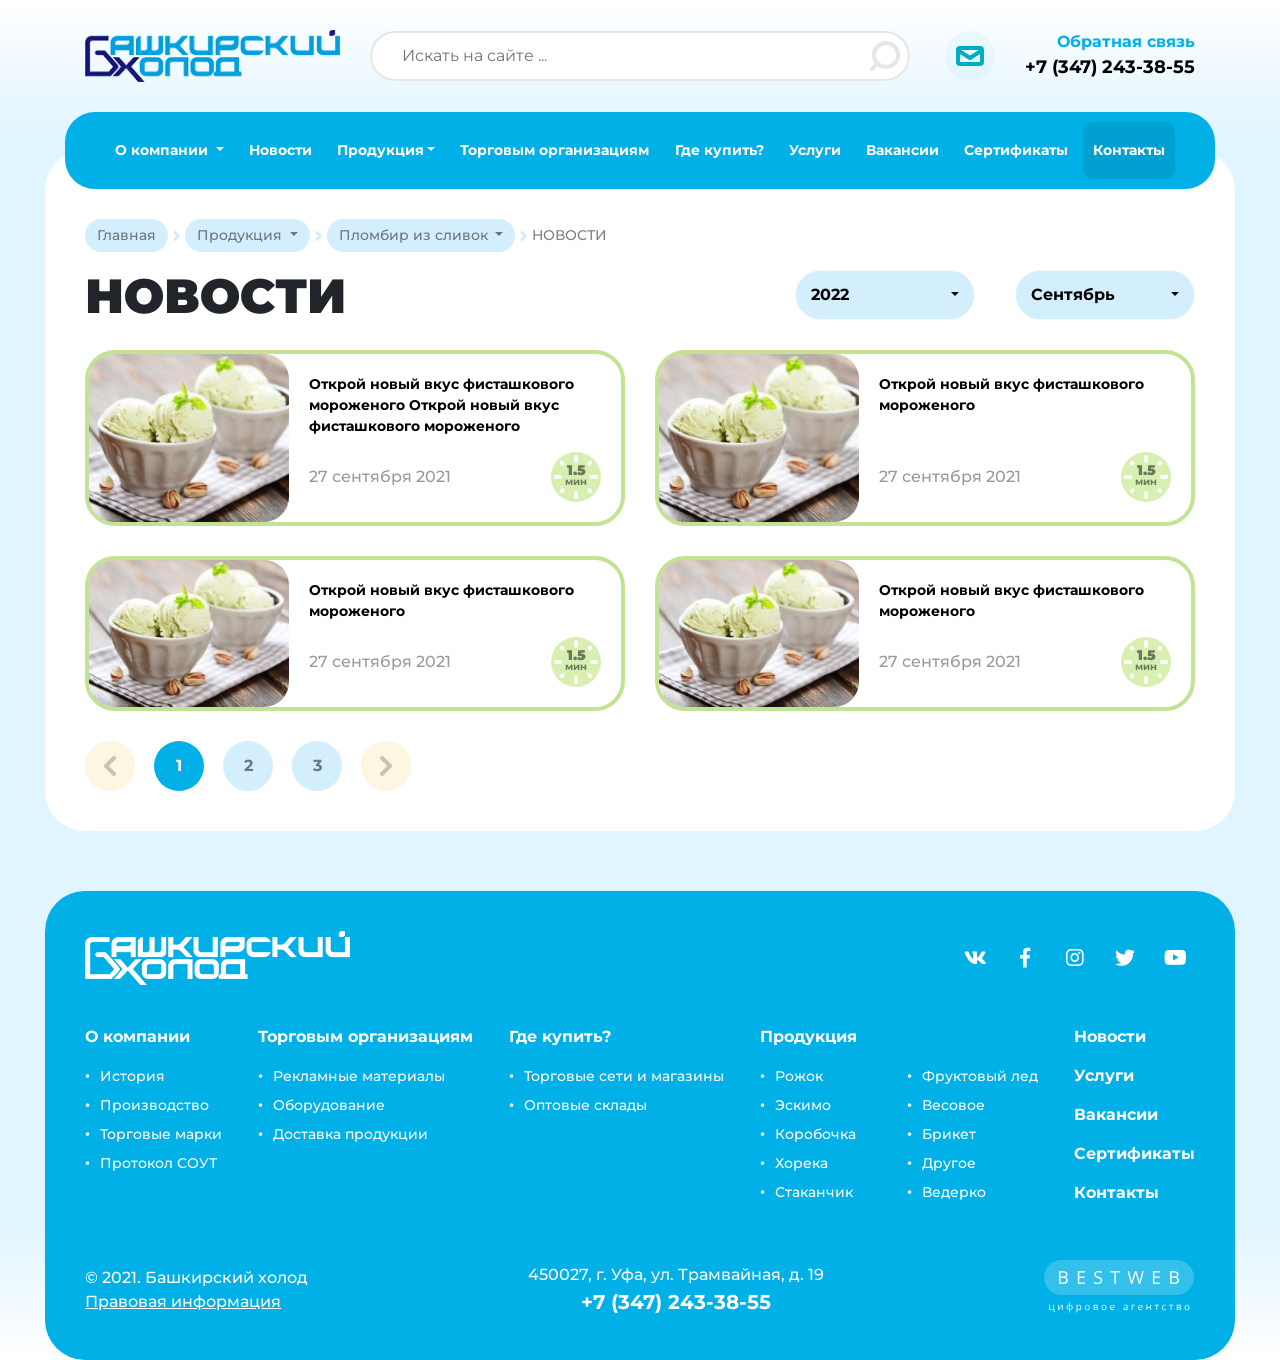
<file: news.html>
<!DOCTYPE html>
<html lang="ru">
	<head>
		<meta charset="utf-8">
		<meta name="viewport" content="width=device-width, initial-scale=1, shrink-to-fit=no">

		<link rel="preconnect" href="https://fonts.googleapis.com">
		<link rel="preconnect" href="https://fonts.gstatic.com" crossorigin>
		<link href="https://fonts.googleapis.com/css2?family=Montserrat:ital,wght@0,300;0,400;0,700;0,900;1,300;1,400;1,700;1,900&display=swap" rel="stylesheet">
		<link href="css/bootstrap.min.css" rel="stylesheet">
		<link href="css/slick.css" rel="stylesheet">
		<link href="css/brands.min.css" rel="stylesheet">
		<link href="css/fontawesome.min.css" rel="stylesheet">
		<link href="css/bootstrap-select.min.css" rel="stylesheet">
		<link href="css/styles.min.css" rel="stylesheet">
		<link href="css/media.css" rel="stylesheet">

		<title>Башхолод</title>

		<script src="js/jquery.min.js"></script>
		<script src="js/popper.min.js"></script>
		<script src="js/bootstrap.min.js"></script>
		<script src="js/slick.min.js"></script>
		<script src="js/bootstrap-select.min.js"></script>
		<script src="js/main.js"></script>
	</head>
	<body>

		<div class="bottom-fixed">
			<div class="bottom-fixed__row">
				<a href="#" class="bottom-fixed-item">
					<div class="bottom-fixed-item__icon">
						<i class="bf-phone-icon"></i>
					</div>
				</a>
				<div class="bottom-fixed-item">
					<div class="bottom-fixed-item__icon">
						<i class="bf-search-icon"></i>
					</div>
				</div>
				<div class="bottom-fixed-item">
					<div class="bottom-fixed-item__icon">
						<i class="bf-mail-icon"></i>
					</div>
				</div>
				<div class="bottom-fixed-item">
					<div class="mobile-burger">
						<div class="mobile-burger__btn">
							<i class="mob-burger-icon"></i>
						</div>
						<div class="mobile-burger__body">
							<div class="container">
								<div class="mobile-burger__nav">
									<div class="mobile-burger__close">
										<i class="mob-burger-close"></i>
									</div>
									<ul class="header-nav">
										<li class="dropdown">
											<a class="dropdown-toggle" href="#" role="button" id="dropdownMenuLink" data-bs-toggle="dropdown" aria-expanded="false">
												О компании
											</a>

											<ul class="dropdown-menu" aria-labelledby="dropdownMenuLink">
												<li><a class="dropdown-item active" href="#">История</a></li>
												<li><a class="dropdown-item" href="#">Производство</a></li>
												<li><a class="dropdown-item" href="#">Торговые марки</a></li>
												<li><a class="dropdown-item" href="#">Протокол СОУТ</a></li>
											</ul>
										</li>
										<li><a href="#">Новости</a></li>
										<li>
											<a href="#">Продукция</a>
										</li>
										<li><a href="#">Торговым организациям</a></li>
										<li><a href="#">Где купить?</a></li>
										<li><a href="#">Услуги</a></li>
										<li><a href="#">Вакансии</a></li>
										<li><a href="#">Сертификаты</a></li>
										<li class="active"><a href="#">Контакты</a></li>
									</ul>
								</div>
							</div>
						</div>
					</div>
				</div>
			</div>
		</div>

		<div class="wrapper">

			<header>
				<div class="header-top">
					<div class="container">
						<div class="row align-items-center">
							<div class="col-lg-3 col header-top__logo">
								<div class="logo-wr">
									<a href="#" class="logo"><img src="images/logo.png" alt="" title=""></a>
								</div>
							</div>
							<div class="col-lg-6 header-top__search">
								<div class="header-search">
									<form action="/search/" method="GET">
										<input type="text" class="form-control" name="q" placeholder="Искать на сайте ...">
										<button type="submit">
											<svg width="30" height="30" viewBox="0 0 30 30" fill="none" xmlns="http://www.w3.org/2000/svg">
												<path d="M15.9949 26.0011C22.6204 26.0011 27.9914 20.6301 27.9914 14.0047C27.9914 7.37928 22.6204 2.0083 15.9949 2.0083C9.36951 2.0083 3.99854 7.37928 3.99854 14.0047C3.99854 20.6301 9.36951 26.0011 15.9949 26.0011Z" stroke="#E6E6E6" stroke-width="3.9988" stroke-miterlimit="22.9256" stroke-linecap="round" stroke-linejoin="round"/>
												<path d="M2.0083 27.9918L6.99336 22.9888" stroke="#E6E6E6" stroke-width="3.9988" stroke-miterlimit="22.9256" stroke-linecap="round" stroke-linejoin="round"/>
											</svg>
										</button>
									</form>
								</div>
							</div>
							<div class="col-lg-3 col header-top__callback">
								<div class="callback-item">
									<a href="#" class="callback-item__icon">
										<svg width="28" height="20" viewBox="0 0 28 20" fill="none" xmlns="http://www.w3.org/2000/svg">
											<path d="M23.8911 1.98633H4.08157C2.9244 1.98633 1.98633 2.87567 1.98633 3.97272V15.9999C1.98633 17.097 2.9244 17.9863 4.08157 17.9863H23.8911C25.0483 17.9863 25.9863 17.097 25.9863 15.9999V3.97272C25.9863 2.87567 25.0483 1.98633 23.8911 1.98633Z" stroke="#00ACC2" stroke-width="4" stroke-miterlimit="22.9256" stroke-linecap="round" stroke-linejoin="round"/>
											<path d="M25.0068 5.00684L13.9864 12L2.99316 5.00684" stroke="#00ACC2" stroke-width="4" stroke-miterlimit="22.9256" stroke-linecap="round" stroke-linejoin="round"/>
										</svg>
									</a>
									<div class="callback-item__body">
										<div class="callback-item__label">
											<a href="#">Обратная связь</a>
										</div>
										<div class="callback-item__phone"><a href="#">+7 (347) 243-38-55</a></div>
									</div>
								</div>
							</div>
						</div>
					</div>
				</div>
				<div class="header-nav-wr">
					<div class="container">
						<ul class="header-nav">
							<li class="dropdown">
								<a class="dropdown-toggle" href="#" role="button" id="dropdownMenuLink" data-bs-toggle="dropdown" aria-expanded="false">
									О компании
								</a>

								<ul class="dropdown-menu" aria-labelledby="dropdownMenuLink">
									<li><a class="dropdown-item active" href="#">История</a></li>
									<li><a class="dropdown-item" href="#">Производство</a></li>
									<li><a class="dropdown-item" href="#">Торговые марки</a></li>
									<li><a class="dropdown-item" href="#">Протокол СОУТ</a></li>
								</ul>
							</li>
							<li><a href="#">Новости</a></li>
							<li class="big-drp">
								<a class="big-drp__btn" href="#">Продукция</a>
								<div class="big-drp__body">
									<div class="big-drp__title">Форматы</div>
									<div class="formats-items">
										<a href="#" class="formats-item">
											<div class="formats-item__icon">
												<img src="images/formats-img/formats-img-1.svg" alt="" title="">
											</div>
											<div class="formats-item__text">
												Рожок
											</div>
										</a>
										<div class="formats-item">
											<div class="formats-item__icon">
												<img src="images/formats-img/formats-img-2.svg" alt="" title="">
											</div>
											<div class="formats-item__text">
												Эскимо
											</div>
										</div>
										<div class="formats-item">
											<div class="formats-item__icon">
												<img src="images/formats-img/formats-img-3.svg" alt="" title="">
											</div>
											<div class="formats-item__text">
												Коробочка
											</div>
										</div>
										<div class="formats-item">
											<div class="formats-item__icon">
												<img src="images/formats-img/formats-img-4.svg" alt="" title="">
											</div>
											<div class="formats-item__text">
												Хорека
											</div>
										</div>
										<div class="formats-item">
											<div class="formats-item__icon">
												<img src="images/formats-img/formats-img-5.svg" alt="" title="">
											</div>
											<div class="formats-item__text">
												Стаканчик
											</div>
										</div>
										<div class="formats-item">
											<div class="formats-item__icon">
												<img src="images/formats-img/formats-img-6.svg" alt="" title="">
											</div>
											<div class="formats-item__text">
												Фруктовый
												лед
											</div>
										</div>
										<div class="formats-item">
											<div class="formats-item__icon">
												<img src="images/formats-img/formats-img-7.svg" alt="" title="">
											</div>
											<div class="formats-item__text">
												Весовое
											</div>
										</div>
										<div class="formats-item">
											<div class="formats-item__icon">
												<img src="images/formats-img/formats-img-8.svg" alt="" title="">
											</div>
											<div class="formats-item__text">
												Брикет
											</div>
										</div>
										<div class="formats-item">
											<div class="formats-item__icon">
												<img src="images/formats-img/formats-img-9.svg" alt="" title="">
											</div>
											<div class="formats-item__text">
												Другое
											</div>
										</div>
										<div class="formats-item">
											<div class="formats-item__icon">
												<img src="images/formats-img/formats-img-10.svg" alt="" title="">
											</div>
											<div class="formats-item__text">
												Ведерко
											</div>
										</div>
									</div>
									<div class="big-drp__title">Бренды</div>
									<div class="brands-items">
										<div class="brands-items__col">
											<a href="#" class="brands-item color-1">
												<div class="brands-item__img">
													<img src="images/brands-item/brands-item-img-1.png" alt="" title="">
												</div>
												<div class="brands-item__text">
													Пломбир
													из сливок
												</div>
											</a>
										</div>
										<div class="brands-items__col">
											<div class="brands-item color-2">
												<div class="brands-item__img">
													<img src="images/brands-item/brands-item-img-2.png" alt="" title="">
												</div>
												<div class="brands-item__text">
													Угостись
												</div>
											</div>
										</div>
										<div class="brands-items__col">
											<div class="brands-item color-3">
												<div class="brands-item__img">
													<img src="images/brands-item/brands-item-img-3.png" alt="" title="">
												</div>
												<div class="brands-item__text">
													Bon Ami
												</div>
											</div>
										</div>
										<div class="brands-items__col">
											<div class="brands-item color-4">
												<div class="brands-item__img">
													<img src="images/brands-item/brands-item-img-4.png" alt="" title="">
												</div>
												<div class="brands-item__text">
													Пломбир
													из молока
												</div>
											</div>
										</div>
										<div class="brands-items__col">
											<div class="brands-item color-5">
												<div class="brands-item__img">
													<img src="images/brands-item/brands-item-img-5.png" alt="" title="">
												</div>
												<div class="brands-item__text">
													Джага джага
												</div>
											</div>
										</div>
										<div class="brands-items__col">
											<div class="brands-item color-6">
												<div class="brands-item__img">
													<img src="images/brands-item/brands-item-img-6.png" alt="" title="">
												</div>
												<div class="brands-item__text">
													Пломбир
												</div>
											</div>
										</div>
										<div class="brands-items__col">
											<div class="brands-item color-7">
												<div class="brands-item__img">
													<img src="images/brands-item/brands-item-img-7.png" alt="" title="">
												</div>
												<div class="brands-item__text">
													Уплетайка
												</div>
											</div>
										</div>
										<div class="brands-items__col">
											<div class="brands-item color-1">
												<div class="brands-item__img">
													<img src="images/brands-item/brands-item-img-8.png" alt="" title="">
												</div>
												<div class="brands-item__text">
													Horeca
												</div>
											</div>
										</div>
										<div class="brands-items__col">
											<div class="brands-item color-2">
												<div class="brands-item__img">
													<img src="images/brands-item/brands-item-img-9.png" alt="" title="">
												</div>
												<div class="brands-item__text">
													Зефирное
													облако
												</div>
											</div>
										</div>
										<div class="brands-items__col">
											<div class="brands-item color-3">
												<div class="brands-item__img">
													<img src="images/brands-item/brands-item-img-10.png" alt="" title="">
												</div>
												<div class="brands-item__text">
													Полонез
												</div>
											</div>
										</div>
									</div>
								</div>
							</li>
							<li><a href="#">Торговым организациям</a></li>
							<li><a href="#">Где купить?</a></li>
							<li><a href="#">Услуги</a></li>
							<li><a href="#">Вакансии</a></li>
							<li><a href="#">Сертификаты</a></li>
							<li class="active"><a href="#">Контакты</a></li>
						</ul>
					</div>
				</div>
			</header>

			<main>
				<div class="inner-page">
					<div class="container">
						<ul class="drp-breadcrumb">
							<li>
								<a href="#">Главная</a>
							</li>
							<li class="dropdown">
								<a class="dropdown-toggle" href="#" role="button" id="dropdownMenuLink" data-bs-toggle="dropdown" aria-expanded="false">
									Продукция
								</a>

								<ul class="dropdown-menu" aria-labelledby="dropdownMenuLink">
									<li><a class="dropdown-item active" href="#">Action</a></li>
									<li><a class="dropdown-item" href="#">Another action</a></li>
									<li><a class="dropdown-item" href="#">Something else here</a></li>
								</ul>
							</li>
							<li class="dropdown">
								<a class="dropdown-toggle" href="#" role="button" id="dropdownMenuLink" data-bs-toggle="dropdown" aria-expanded="false">
									Пломбир из сливок
								</a>

								<ul class="dropdown-menu" aria-labelledby="dropdownMenuLink">
									<li><a class="dropdown-item" href="#">Action</a></li>
									<li><a class="dropdown-item" href="#">Another action</a></li>
									<li><a class="dropdown-item" href="#">Something else here</a></li>
								</ul>
							</li>
							<li>
								<span>НОВОСТИ</span>
							</li>
						</ul>
						<div class="inner-page__title">НОВОСТИ</div>
						<div class="inner-page-white ml100">
							<div class="news">
								<div class="news-filter">
									<div class="news-filter-item">
										<div class="custom-select">
											<select name="" id="" class="selectpicker form-control">
												<option value="0">2022</option>
												<option value="0">2022</option>
												<option value="0">2022</option>
											</select>
										</div>
									</div>
									<div class="news-filter-item">
										<div class="custom-select">
											<select name="" id="" class="selectpicker form-control">
												<option value="0">Сентябрь</option>
												<option value="0">Сентябрь</option>
												<option value="0">Сентябрь</option>
											</select>
										</div>
									</div>
								</div>
								<div class="news-items">
									<div class="row">
										<div class="col-lg-6">
											<a href="#" class="main-news-item">
												<div class="main-news-item__img">
													<img src="images/main-news-item-img-1.jpg" alt="" title="">
												</div>
												<div class="main-news-item__body">
													<div class="main-news-item__title">
														Открой новый вкус фисташкового мороженого Открой новый вкус фисташкового мороженого
													</div>
													<div class="main-news-item__bottom">
														<div class="main-news-item__date">27 сентября 2021</div>
														<div class="main-news-item__time">
															<b>1.5</b> мин
														</div>
													</div>
												</div>
											</a>
										</div>
										<div class="col-lg-6">
											<a href="#" class="main-news-item">
												<div class="main-news-item__img">
													<img src="images/main-news-item-img-1.jpg" alt="" title="">
												</div>
												<div class="main-news-item__body">
													<div class="main-news-item__title">
														Открой новый вкус фисташкового мороженого
													</div>
													<div class="main-news-item__bottom">
														<div class="main-news-item__date">27 сентября 2021</div>
														<div class="main-news-item__time">
															<b>1.5</b> мин
														</div>
													</div>
												</div>
											</a>
										</div>
										<div class="col-lg-6">
											<a href="#" class="main-news-item">
												<div class="main-news-item__img">
													<img src="images/main-news-item-img-1.jpg" alt="" title="">
												</div>
												<div class="main-news-item__body">
													<div class="main-news-item__title">
														Открой новый вкус фисташкового мороженого
													</div>
													<div class="main-news-item__bottom">
														<div class="main-news-item__date">27 сентября 2021</div>
														<div class="main-news-item__time">
															<b>1.5</b> мин
														</div>
													</div>
												</div>
											</a>
										</div>
										<div class="col-lg-6">
											<a href="#" class="main-news-item">
												<div class="main-news-item__img">
													<img src="images/main-news-item-img-1.jpg" alt="" title="">
												</div>
												<div class="main-news-item__body">
													<div class="main-news-item__title">
														Открой новый вкус фисташкового мороженого
													</div>
													<div class="main-news-item__bottom">
														<div class="main-news-item__date">27 сентября 2021</div>
														<div class="main-news-item__time">
															<b>1.5</b> мин
														</div>
													</div>
												</div>
											</a>
										</div>
									</div>
								</div>
								<ul class="pagination">
									<li class="page-item"><a class="page-link" href="#"><i class="mps-arrow-left"></i></a></li>
									<li class="page-item active"><a class="page-link" href="#">1</a></li>
									<li class="page-item"><a class="page-link" href="#">2</a></li>
									<li class="page-item"><a class="page-link" href="#">3</a></li>
									<li class="page-item"><a class="page-link" href="#"><i class="mps-arrow-right"></i></a></li>
								</ul>
							</div>
						</div>
					</div>
				</div>
			</main>

			<footer>
				<div class="footer-top-wr">
					<div class="container">
						<div class="footer-top ml100">
							<div class="footer-top__row">
								<div class="footer-top__logo">
									<a href="#"><img src="images/footer-logo.png" alt="" title=""></a>
								</div>
								<div class="soc">
									<ul>
										<li><a href="#"><i class="fab fa-vk"></i></a></li>
										<li><a href="#"><i class="fab fa-facebook-f"></i></a></li>
										<li><a href="#"><i class="fab fa-instagram"></i></a></li>
										<li><a href="#"><i class="fab fa-twitter"></i></a></li>
										<li><a href="#"><i class="fab fa-youtube"></i></a></li>
									</ul>
								</div>
							</div>
							<div class="footer-top-lists">
								<div class="footer-top-lists__col">
									<div class="footer-top-list__title"><a href="#">О компании</a></div>
									<ul class="footer-top-list">
										<li><a href="#">История</a></li>
										<li><a href="#">Производство</a></li>
										<li><a href="#">Торговые марки</a></li>
										<li><a href="#">Протокол СОУТ</a></li>
									</ul>
								</div>
								<div class="footer-top-lists__col">
									<div class="footer-top-list__title">Торговым организациям</div>
									<ul class="footer-top-list">
										<li><a href="#">Рекламные материалы</a></li>
										<li><a href="#">Оборудование</a></li>
										<li><a href="#">Доставка продукции</a></li>
									</ul>
								</div>
								<div class="footer-top-lists__col">
									<div class="footer-top-list__title">Где купить?</div>
									<ul class="footer-top-list">
										<li><a href="#">Торговые сети и магазины</a></li>
										<li><a href="#">Оптовые склады</a></li>
									</ul>
								</div>
								<div class="footer-top-lists__col">
									<div class="footer-top-list__title">Продукция</div>
									<ul class="footer-top-list col2">
										<li><a href="#">Рожок</a></li>
										<li><a href="#">Эскимо</a></li>
										<li><a href="#">Коробочка</a></li>
										<li><a href="#">Хорека</a></li>
										<li><a href="#">Стаканчик</a></li>
										<li><a href="#">Фруктовый лед</a></li>
										<li><a href="#">Весовое</a></li>
										<li><a href="#">Брикет</a></li>
										<li><a href="#">Другое</a></li>
										<li><a href="#">Ведерко</a></li>
									</ul>
								</div>
								<div class="footer-top-lists__col">
									<div class="footer-top-list__title"><a href="#">Новости</a></div>
									<div class="footer-top-list__title"><a href="#">Услуги</a></div>
									<div class="footer-top-list__title"><a href="#">Вакансии</a></div>
									<div class="footer-top-list__title"><a href="#">Сертификаты</a></div>
									<div class="footer-top-list__title"><a href="#">Контакты</a></div>
								</div>
							</div>
							<div class="footer-top__row">
								<div class="soc in-mobile">
									<ul>
										<li><a href="#"><i class="fab fa-vk"></i></a></li>
										<li><a href="#"><i class="fab fa-facebook-f"></i></a></li>
										<li><a href="#"><i class="fab fa-instagram"></i></a></li>
										<li><a href="#"><i class="fab fa-twitter"></i></a></li>
										<li><a href="#"><i class="fab fa-youtube"></i></a></li>
									</ul>
								</div>
								<div class="footer-top__text">
									<div>© 2021. Башкирский холод</div>
									<a href="#">Правовая информация</a>
								</div>
								<div class="footer-top__center">
									<div class="footer-top__text">450027, г. Уфа, ул. Трамвайная, д. 19</div>
									<div class="footer-top__phone">
										<a href="#">+7 (347) 243-38-55</a>
									</div>
								</div>
								<div class="footer-top__bw">
									<a class="bestweb"  href="https://bestweb.ru/" target="_blank" title="Разработка сайта, поддержка сайта Bestweb г.Уфа"><span>Bestweb - разработка сайта, поддержка сайта, г.Уфа</span>
										<svg width="151" height="60" viewBox="0 0 151 60" fill="none" xmlns="http://www.w3.org/2000/svg">
											<path class="bw-logo" fill-rule="evenodd" clip-rule="evenodd" d="M17.5012 0H132.502C142.127 0 150.002 7.87492 150.002 17.4999C150.002 27.125 142.127 34.9999 132.502 34.9999H17.5012C7.87615 34.9999 0.0012207 27.1249 0.0012207 17.4999C0.0012207 7.87491 7.87617 0 17.5012 0Z" fill="white" fill-opacity="0.2"/>
											<path class="bw-logo-text" d="M15.0012 11.1831H18.656C20.372 11.1831 21.6136 11.434 22.3807 11.9357C23.1477 12.4374 23.5312 13.2286 23.5312 14.312C23.5312 15.0617 23.3169 15.6817 22.8909 16.1687C22.462 16.6557 21.8398 16.9717 21.0183 17.1163V17.2019C22.9816 17.5296 23.9664 18.539 23.9664 20.2276C23.9664 21.358 23.5735 22.2408 22.7914 22.8754C22.0122 23.5098 20.9186 23.8259 19.5137 23.8259H15.0012V11.1831V11.1831ZM16.5053 16.5967H18.9822C20.0452 16.5967 20.81 16.4346 21.2752 16.1069C21.7403 15.782 21.9728 15.233 21.9728 14.4597C21.9728 13.7513 21.716 13.2405 21.1964 12.9247C20.6771 12.6118 19.849 12.4522 18.7166 12.4522H16.5053V16.5967V16.5967ZM16.5053 17.8425V22.5716H19.2028C20.2482 22.5716 21.0334 22.3737 21.562 21.9811C22.0907 21.5854 22.3532 20.9655 22.3532 20.1241C22.3532 19.3389 22.0844 18.7635 21.5439 18.3944C21.0061 18.0257 20.1847 17.8425 19.0789 17.8425H16.5053V17.8425ZM41.0219 23.8259H33.8088V11.1831H41.0219V12.4876H35.3129V16.5612H40.674V17.8601H35.3129V22.5123H41.0219V23.8259V23.8259ZM58.2523 20.4609C58.2523 21.5738 57.8385 22.4415 57.0139 23.0645C56.1864 23.687 55.0659 23.9999 53.6488 23.9999C52.1179 23.9999 50.9369 23.8052 50.112 23.4186V22.0018C50.6407 22.2201 51.2207 22.3944 51.8457 22.5211C52.471 22.6481 53.0904 22.7099 53.7032 22.7099C54.7061 22.7099 55.4613 22.5242 55.969 22.152C56.4764 21.7801 56.7298 21.2637 56.7298 20.5995C56.7298 20.1627 56.6394 19.8024 56.4611 19.5221C56.28 19.2446 55.9778 18.9849 55.558 18.7485C55.1353 18.5126 54.495 18.2439 53.6338 17.946C52.4288 17.5236 51.5679 17.0247 51.0546 16.449C50.5378 15.8736 50.2782 15.1207 50.2782 14.191C50.2782 13.217 50.6529 12.4434 51.4018 11.8649C52.151 11.2894 53.1417 11 54.377 11C55.6606 11 56.8449 11.2302 57.9232 11.6939L57.4549 12.9721C56.3888 12.535 55.3496 12.3167 54.3408 12.3167C53.5434 12.3167 52.9212 12.482 52.4742 12.8153C52.0243 13.1521 51.8006 13.6152 51.8006 14.2088C51.8006 14.6485 51.882 15.0056 52.0481 15.286C52.2142 15.5666 52.4923 15.8234 52.8849 16.0564C53.2778 16.2897 53.8787 16.5465 54.6852 16.83C56.0415 17.3023 56.9778 17.8099 57.4849 18.3502C57.9957 18.8933 58.2523 19.5961 58.2523 20.4609V20.4609ZM71.943 23.8259H70.4389V12.4876H66.3429V11.1831H76.0419V12.4876H71.943V23.8259ZM96.3416 23.8259H94.8554L92.2458 15.3599C92.1217 14.9852 91.9828 14.5127 91.8289 13.9401C91.6749 13.3703 91.5964 13.0279 91.5902 12.9128C91.4604 13.6745 91.2551 14.507 90.9711 15.4101L88.4398 23.8259H86.9539L83.5103 11.1831H85.102L87.1469 18.9908C87.4309 20.0858 87.6364 21.0777 87.7663 21.9663C87.9264 20.9124 88.162 19.8792 88.4761 18.8698L90.7931 11.1831H92.3876L94.8191 18.9406C95.1031 19.8319 95.3418 20.8413 95.538 21.9663C95.6497 21.1486 95.8614 20.1508 96.1724 18.973L98.208 11.1831H99.803L96.3416 23.8259ZM116.106 23.8259H108.893V11.1831H116.106V12.4876H110.397V16.5612H115.759V17.8601H110.397V22.5123H116.106V23.8259V23.8259ZM126.036 11.1831H129.691C131.407 11.1831 132.648 11.4339 133.415 11.9357C134.183 12.4374 134.566 13.2286 134.566 14.312C134.566 15.0617 134.352 15.6817 133.926 16.1687C133.497 16.6556 132.875 16.9717 132.053 17.1163V17.2019C134.017 17.5296 135.001 18.539 135.001 20.2276C135.001 21.358 134.608 22.2407 133.826 22.8754C133.047 23.5098 131.953 23.8259 130.549 23.8259H126.036V11.1831V11.1831ZM127.541 16.5967H130.018C131.081 16.5967 131.845 16.4345 132.31 16.1069C132.775 15.782 133.007 15.2329 133.007 14.4596C133.007 13.7513 132.751 13.2405 132.231 12.9247C131.712 12.6117 130.884 12.4521 129.752 12.4521H127.541V16.5967V16.5967ZM127.541 17.8425V22.5715H130.238C131.283 22.5715 132.068 22.3737 132.597 21.9811C133.125 21.5854 133.388 20.9654 133.388 20.1241C133.388 19.3389 133.119 18.7635 132.579 18.3944C132.041 18.0256 131.219 17.8425 130.114 17.8425H127.541V17.8425Z" fill="white"/>
											<path class="bw-text" d="M10.5575 51.9481H9.74769V50.0983H5.33923V44.7464H6.14912V49.3998H8.99085V44.7464H9.80096V49.3998H10.5575V51.9481ZM14.8444 44.7465V48.1398L14.8092 49.0282L14.7945 49.3065L17.6909 44.7465H18.7009V50.0983H17.9443V46.8265L17.9593 46.1816L17.9826 45.5484L15.0927 50.0983H14.0827V44.7465H14.8444V44.7465ZM28.636 47.4181C28.636 48.2283 28.4062 48.8731 27.9461 49.3533C27.4844 49.8332 26.8412 50.1082 26.0143 50.1765V52.5001H25.2127V50.1765C24.406 50.115 23.7678 49.8383 23.2993 49.3465C22.831 48.855 22.596 48.2115 22.596 47.4181C22.596 46.6066 22.8293 45.9634 23.2962 45.4832C23.7644 45.005 24.4127 44.7331 25.2427 44.6682V42.5H26.0143V44.6682C26.831 44.7433 27.4727 45.0248 27.9379 45.5132C28.4028 46.0016 28.6361 46.6366 28.6361 47.4181L28.636 47.4181ZM23.4461 47.4181C23.4461 48.0432 23.5893 48.5333 23.8761 48.8865C24.1627 49.2416 24.6177 49.4483 25.2427 49.5067V45.3466C24.6412 45.4032 24.191 45.5983 23.8928 45.935C23.5943 46.2732 23.4461 46.7667 23.4461 47.4181V47.4181ZM27.7962 47.4181C27.7962 46.1717 27.2029 45.4832 26.0143 45.3565V49.5067C26.6329 49.4449 27.0844 49.2365 27.3696 48.8833C27.6545 48.5282 27.7962 48.04 27.7962 47.4181V47.4181ZM35.0262 50.1966C34.6779 50.1966 34.3595 50.1317 34.0712 50.0033C33.7829 49.8749 33.5411 49.6765 33.3461 49.41H33.288C33.3263 49.7215 33.3461 50.0183 33.3461 50.2984V52.5001H32.5363V44.7465H33.1945L33.3079 45.4798H33.3461C33.5544 45.1867 33.7962 44.9749 34.0729 44.8448C34.3496 44.715 34.6679 44.6481 35.0262 44.6481C35.7363 44.6481 36.2828 44.8916 36.6695 45.3766C37.0547 45.8616 37.248 46.5416 37.248 47.4181C37.248 48.2966 37.0513 48.98 36.6596 49.4667C36.2664 49.9531 35.723 50.1966 35.0262 50.1966ZM34.908 45.3383C34.3612 45.3383 33.9663 45.4883 33.7228 45.7916C33.4779 46.0949 33.3529 46.5765 33.3461 47.2367V47.4181C33.3461 48.1699 33.4711 48.7082 33.7228 49.0316C33.9728 49.355 34.3746 49.5166 34.9279 49.5166C35.3913 49.5166 35.753 49.3298 36.0147 48.9551C36.2763 48.5817 36.4078 48.065 36.4078 47.4082C36.4078 46.7398 36.2763 46.2281 36.0147 45.8715C35.753 45.5149 35.3845 45.3383 34.908 45.3383V45.3383ZM45.7664 47.4181C45.7664 48.29 45.5464 48.9715 45.1082 49.4616C44.6682 49.9517 44.0616 50.1966 43.2866 50.1966C42.8082 50.1966 42.3832 50.0832 42.0116 49.8582C41.6414 49.6348 41.3548 49.3117 41.1533 48.8916C40.9497 48.4715 40.8497 47.9799 40.8497 47.4181C40.8497 46.545 41.0683 45.865 41.5048 45.3783C41.9399 44.8916 42.5465 44.6481 43.3198 44.6481C44.0698 44.6481 44.6631 44.8981 45.1048 45.3964C45.5464 45.8948 45.7664 46.5683 45.7664 47.4181V47.4181ZM41.6899 47.4181C41.6899 48.1015 41.8265 48.6217 42.0998 48.98C42.373 49.3383 42.7747 49.5166 43.3065 49.5166C43.8366 49.5166 44.2399 49.3383 44.5149 48.9834C44.7898 48.6265 44.9265 48.1049 44.9265 47.4181C44.9265 46.7367 44.7898 46.2199 44.5149 45.8667C44.2399 45.5149 43.8332 45.3383 43.2966 45.3383C42.7648 45.3383 42.3648 45.5115 42.095 45.8599C41.8248 46.2083 41.6899 46.7282 41.6899 47.4181V47.4181ZM54.0118 46.0898C54.0118 46.4382 53.9117 46.7015 53.7116 46.8832C53.5117 47.0632 53.23 47.1848 52.87 47.2466V47.29C53.3249 47.3532 53.6583 47.4867 53.8683 47.6917C54.0784 47.8966 54.1833 48.1801 54.1833 48.5401C54.1833 49.0384 53.9999 49.4233 53.6333 49.6932C53.2665 49.9633 52.7333 50.0983 52.03 50.0983H49.6716V44.7465H52.0198C53.3482 44.7465 54.0117 45.1949 54.0117 46.0898L54.0118 46.0898ZM53.3717 48.4865C53.3717 48.1965 53.2617 47.9865 53.0432 47.8549C52.8232 47.7231 52.4584 47.6565 51.9515 47.6565H50.4815V49.4199H51.9716C52.9048 49.4199 53.3717 49.1081 53.3717 48.4865ZM53.2217 46.1683C53.2217 45.9067 53.12 45.7233 52.9199 45.6133C52.72 45.505 52.4167 45.45 52.0099 45.45H50.4815V46.9583H51.8532C52.3549 46.9583 52.7084 46.8965 52.9133 46.7732C53.1183 46.6499 53.2217 46.4484 53.2217 46.1683V46.1683ZM62.4616 47.4181C62.4616 48.29 62.2416 48.9715 61.8034 49.4616C61.3634 49.9517 60.7568 50.1966 59.9818 50.1966C59.5033 50.1966 59.0784 50.0832 58.7068 49.8582C58.3366 49.6348 58.05 49.3117 57.8485 48.8916C57.6449 48.4715 57.5449 47.9799 57.5449 47.4181C57.5449 46.545 57.7634 45.865 58.1999 45.3783C58.6351 44.8916 59.2417 44.6481 60.015 44.6481C60.765 44.6481 61.3583 44.8981 61.8 45.3964C62.2416 45.8948 62.4616 46.5683 62.4616 47.4181V47.4181ZM58.3851 47.4181C58.3851 48.1015 58.5217 48.6217 58.7949 48.98C59.0682 49.3383 59.4699 49.5166 60.0017 49.5166C60.5318 49.5166 60.9351 49.3383 61.2101 48.9834C61.485 48.6265 61.6217 48.1049 61.6217 47.4181C61.6217 46.7367 61.485 46.2199 61.2101 45.8667C60.9351 45.5149 60.5284 45.3383 59.9918 45.3383C59.46 45.3383 59.06 45.5115 58.7902 45.8599C58.52 46.2083 58.3851 46.7282 58.3851 47.4181V47.4181ZM68.6269 50.1966C67.8352 50.1966 67.2119 49.9548 66.7552 49.4732C66.2968 48.9916 66.0684 48.3232 66.0684 47.4666C66.0684 46.6032 66.2801 45.9183 66.7051 45.4098C67.1303 44.9032 67.7003 44.6481 68.4169 44.6481C69.087 44.6481 69.6185 44.8698 70.0085 45.31C70.4003 45.7516 70.5953 46.3333 70.5953 47.0567V47.5683H66.9086C66.9253 48.1965 67.0835 48.6733 67.3837 48.9998C67.6853 49.325 68.1102 49.4883 68.657 49.4883C69.2318 49.4883 69.8019 49.3683 70.3651 49.1266V49.85C70.0786 49.9733 69.8084 50.0617 69.5519 50.115C69.2968 50.1683 68.9886 50.1966 68.6269 50.1966ZM68.407 45.3281C67.977 45.3281 67.6351 45.4682 67.3803 45.7482C67.1234 46.0283 66.9735 46.4149 66.9284 46.9099H69.7251C69.7251 46.3982 69.612 46.0065 69.3835 45.7349C69.1553 45.4633 68.8302 45.3281 68.407 45.3281ZM82.9467 50.0983L82.7868 49.3366H82.7469C82.4802 49.6717 82.2134 49.8981 81.9484 50.0183C81.6836 50.1365 81.3519 50.1966 80.9551 50.1966C80.425 50.1966 80.0086 50.06 79.7067 49.785C79.4068 49.5115 79.2552 49.1232 79.2552 48.6183C79.2552 47.5383 80.12 46.9717 81.8486 46.9198L82.7568 46.89V46.5584C82.7568 46.1383 82.667 45.8282 82.4853 45.6283C82.3053 45.4282 82.017 45.3281 81.6184 45.3281C81.1734 45.3281 80.6685 45.465 80.1053 45.7383L79.8567 45.1184C80.12 44.9749 80.4086 44.8616 80.7235 44.7816C81.0368 44.7 81.3519 44.6583 81.6686 44.6583C82.3052 44.6583 82.7787 44.8 83.0868 45.0832C83.3935 45.3667 83.5485 45.8216 83.5485 46.4467V50.0983H82.9467V50.0983ZM81.1167 49.5265C81.6201 49.5265 82.017 49.3882 82.3053 49.1115C82.5935 48.8349 82.737 48.4482 82.737 47.9499V47.4666L81.9268 47.5C81.2819 47.5233 80.8167 47.6233 80.5336 47.8016C80.2484 47.9782 80.1053 48.2549 80.1053 48.6282C80.1053 48.9216 80.1934 49.145 80.3717 49.2983C80.5486 49.45 80.7969 49.5265 81.1167 49.5265ZM90.9234 45.4398H88.5117V50.0983H87.7018V44.7465H90.9234V45.4398ZM96.6287 50.1966C95.837 50.1966 95.2137 49.9548 94.757 49.4732C94.2986 48.9916 94.0702 48.3232 94.0702 47.4666C94.0702 46.6032 94.2819 45.9183 94.7068 45.4098C95.132 44.9032 95.702 44.6481 96.4186 44.6481C97.0887 44.6481 97.6202 44.8698 98.0103 45.31C98.402 45.7516 98.5971 46.3333 98.5971 47.0567V47.5683H94.9103C94.927 48.1965 95.0852 48.6733 95.3854 48.9998C95.687 49.325 96.1119 49.4883 96.6587 49.4883C97.2336 49.4883 97.8036 49.3683 98.3669 49.1266V49.85C98.0803 49.9733 97.8102 50.0617 97.5536 50.115C97.2985 50.1683 96.9904 50.1966 96.6287 50.1966ZM96.4087 45.3281C95.9787 45.3281 95.6368 45.4682 95.382 45.7482C95.1252 46.0283 94.9752 46.4149 94.9301 46.9099H97.7268C97.7268 46.3982 97.6137 46.0065 97.3852 45.7349C97.157 45.4633 96.8319 45.3281 96.4087 45.3281ZM103.272 44.7465V46.9884H106.27V44.7465H107.08V50.0983H106.27V47.6866H103.272V50.0983H102.462V44.7465H103.272ZM114.892 45.4398H113.154V50.0983H112.342V45.4398H110.624V44.7465H114.892V45.4398ZM120.476 50.1966C119.7 50.1966 119.101 49.9582 118.675 49.48C118.25 49.0032 118.039 48.3283 118.039 47.4567C118.039 46.5615 118.254 45.8698 118.686 45.3817C119.117 44.8933 119.732 44.6481 120.529 44.6481C120.785 44.6481 121.044 44.6764 121.301 44.7314C121.557 44.7867 121.759 44.8533 121.905 44.9265L121.657 45.6167C121.477 45.545 121.282 45.4849 121.071 45.4381C120.859 45.3899 120.672 45.3667 120.509 45.3667C119.422 45.3667 118.879 46.06 118.879 47.4465C118.879 48.1049 119.01 48.6084 119.277 48.9599C119.542 49.3117 119.936 49.4882 120.456 49.4882C120.902 49.4882 121.359 49.3916 121.827 49.2V49.9183C121.471 50.1034 121.019 50.1966 120.476 50.1966V50.1966ZM129.189 45.4398H127.451V50.0983H126.639V45.4398H124.921V44.7465H129.189V45.4398ZM137.073 46.0898C137.073 46.4382 136.972 46.7015 136.772 46.8832C136.572 47.0632 136.291 47.1848 135.931 47.2466V47.29C136.386 47.3532 136.719 47.4867 136.929 47.6917C137.139 47.8966 137.244 48.1801 137.244 48.5401C137.244 49.0384 137.061 49.4233 136.694 49.6932C136.327 49.9633 135.794 50.0983 135.091 50.0983H132.732V44.7465H135.081C136.409 44.7465 137.072 45.1949 137.072 46.0898L137.073 46.0898ZM136.432 48.4865C136.432 48.1965 136.322 47.9865 136.104 47.8549C135.884 47.7231 135.519 47.6565 135.012 47.6565H133.542V49.4199H135.032C135.966 49.4199 136.432 49.1081 136.432 48.4865ZM136.282 46.1683C136.282 45.9067 136.181 45.7233 135.981 45.6133C135.781 45.505 135.477 45.45 135.071 45.45H133.542V46.9583H134.914C135.416 46.9583 135.769 46.8965 135.974 46.7732C136.179 46.6499 136.282 46.4484 136.282 46.1683V46.1683ZM145.522 47.4181C145.522 48.29 145.302 48.9715 144.864 49.4616C144.424 49.9517 143.818 50.1966 143.043 50.1966C142.564 50.1966 142.139 50.0832 141.768 49.8582C141.397 49.6348 141.111 49.3116 140.909 48.8916C140.706 48.4715 140.606 47.9799 140.606 47.4181C140.606 46.545 140.824 45.865 141.261 45.3783C141.696 44.8916 142.302 44.6481 143.076 44.6481C143.826 44.6481 144.419 44.8981 144.861 45.3964C145.302 45.8948 145.522 46.5683 145.522 47.4181V47.4181ZM141.446 47.4181C141.446 48.1015 141.582 48.6217 141.856 48.98C142.129 49.3383 142.531 49.5166 143.062 49.5166C143.592 49.5166 143.996 49.3383 144.271 48.9834C144.546 48.6265 144.682 48.1049 144.682 47.4181C144.682 46.7367 144.546 46.2199 144.271 45.8667C143.996 45.5149 143.589 45.3383 143.052 45.3383C142.521 45.3383 142.121 45.5115 141.851 45.8599C141.581 46.2083 141.446 46.7282 141.446 47.4181V47.4181Z" fill="white"/>
											<path class="bw-text-hover" d="M17.5624 50.1966C17.214 50.1966 16.8958 50.1317 16.6075 50.0033C16.3192 49.8749 16.0774 49.6765 15.8823 49.41H15.8242C15.8625 49.7216 15.8823 50.0184 15.8823 50.2984V52.5001H15.0725V44.7465H15.7307L15.8441 45.4798H15.8823C16.0907 45.1867 16.3325 44.9749 16.6091 44.8448C16.8858 44.715 17.2041 44.6481 17.5624 44.6481C18.2725 44.6481 18.819 44.8916 19.2057 45.3766C19.5909 45.8616 19.7842 46.5417 19.7842 47.4181C19.7842 48.2966 19.5875 48.98 19.1957 49.4667C18.8026 49.9531 18.2592 50.1966 17.5624 50.1966ZM17.4442 45.3384C16.8974 45.3384 16.5026 45.4883 16.2591 45.7916C16.0142 46.0949 15.8891 46.5765 15.8823 47.2367V47.4181C15.8823 48.1699 16.0073 48.7082 16.2591 49.0316C16.5091 49.355 16.9107 49.5166 17.4641 49.5166C17.9275 49.5166 18.2892 49.3298 18.5509 48.9551C18.8125 48.5818 18.944 48.065 18.944 47.4082C18.944 46.7398 18.8125 46.2281 18.5509 45.8715C18.2892 45.5149 17.9207 45.3383 17.4442 45.3383V45.3384ZM26.9743 50.0983L26.8145 49.3366H26.7745C26.5078 49.6717 26.241 49.8982 25.976 50.0183C25.7112 50.1365 25.3795 50.1966 24.9827 50.1966C24.4526 50.1966 24.0362 50.06 23.7343 49.7851C23.4344 49.5115 23.2828 49.1232 23.2828 48.6183C23.2828 47.5383 24.1476 46.9717 25.8762 46.9198L26.7844 46.89V46.5584C26.7844 46.1383 26.6946 45.8282 26.5129 45.6283C26.3329 45.4282 26.0446 45.3282 25.646 45.3282C25.201 45.3282 24.6961 45.4651 24.1328 45.7383L23.8843 45.1184C24.1476 44.975 24.4362 44.8616 24.7511 44.7816C25.0643 44.7 25.3795 44.6583 25.6962 44.6583C26.3328 44.6583 26.8062 44.8001 27.1143 45.0832C27.421 45.3667 27.5761 45.8217 27.5761 46.4467V50.0983H26.9743ZM25.1442 49.5265C25.6477 49.5265 26.0445 49.3882 26.3328 49.1115C26.6211 48.8349 26.7645 48.4482 26.7645 47.9499V47.4666L25.9544 47.5C25.3095 47.5233 24.8443 47.6234 24.5612 47.8017C24.276 47.9783 24.1328 48.2549 24.1328 48.6282C24.1328 48.9216 24.221 49.145 24.3993 49.2984C24.5762 49.45 24.8245 49.5265 25.1442 49.5265ZM32.7493 46.9683C33.761 46.9683 34.2679 46.6882 34.2679 46.1284C34.2679 45.6017 33.8577 45.3384 33.0376 45.3384C32.7862 45.3384 32.5594 45.3599 32.3545 45.4067C32.1495 45.4515 31.8794 45.5433 31.5477 45.6799L31.2595 45.02C31.8128 44.7731 32.4177 44.6481 33.0711 44.6481C33.6862 44.6481 34.1712 44.7748 34.5261 45.0282C34.881 45.28 35.0593 45.6232 35.0593 46.0601C35.0593 46.6599 34.7245 47.0516 34.0578 47.2367V47.2767C34.4677 47.3966 34.7679 47.5684 34.9561 47.7917C35.1443 48.0148 35.2393 48.2932 35.2393 48.6282C35.2393 49.1232 35.0395 49.5084 34.6412 49.7834C34.2426 50.0583 33.691 50.1966 32.9878 50.1966C32.2179 50.1966 31.6212 50.0799 31.2011 49.85V49.1067C31.7978 49.3865 32.3996 49.5265 33.0079 49.5265C33.4762 49.5265 33.831 49.4466 34.0694 49.285C34.3095 49.1249 34.4294 48.8916 34.4294 48.59C34.4294 47.9683 33.9229 47.6565 32.9112 47.6565H32.1677V46.9683H32.7493ZM41.531 50.1966C41.1827 50.1966 40.8644 50.1317 40.5761 50.0033C40.2878 49.8749 40.046 49.6765 39.851 49.41H39.7928C39.8311 49.7216 39.851 50.0184 39.851 50.2984V52.5001H39.0411V44.7465H39.6993L39.8127 45.4798H39.851C40.0593 45.1867 40.3011 44.9749 40.5778 44.8448C40.8544 44.715 41.1727 44.6481 41.531 44.6481C42.2411 44.6481 42.7876 44.8916 43.1743 45.3766C43.5595 45.8616 43.7528 46.5417 43.7528 47.4181C43.7528 48.2966 43.5561 48.98 43.1644 49.4667C42.7712 49.9531 42.2278 50.1966 41.531 50.1966ZM41.4128 45.3384C40.866 45.3384 40.4712 45.4883 40.2277 45.7916C39.9828 46.0949 39.8578 46.5765 39.851 47.2367V47.4181C39.851 48.1699 39.976 48.7082 40.2277 49.0316C40.4777 49.355 40.8794 49.5166 41.4327 49.5166C41.8961 49.5166 42.2578 49.3298 42.5195 48.9551C42.7811 48.5818 42.9126 48.065 42.9126 47.4082C42.9126 46.7398 42.7811 46.2281 42.5195 45.8715C42.2578 45.5149 41.8893 45.3383 41.4128 45.3383V45.3384ZM50.9429 50.0983L50.7831 49.3366H50.7431C50.4763 49.6717 50.2096 49.8982 49.9445 50.0183C49.6798 50.1365 49.3481 50.1966 48.9513 50.1966C48.4212 50.1966 48.0048 50.06 47.7029 49.7851C47.403 49.5115 47.2514 49.1232 47.2514 48.6183C47.2514 47.5383 48.1162 46.9717 49.8448 46.9198L50.753 46.89V46.5584C50.753 46.1383 50.6631 45.8282 50.4814 45.6283C50.3014 45.4282 50.0132 45.3282 49.6146 45.3282C49.1696 45.3282 48.6647 45.4651 48.1014 45.7383L47.8528 45.1184C48.1162 44.975 48.4048 44.8616 48.7197 44.7816C49.0329 44.7 49.3481 44.6583 49.6648 44.6583C50.3014 44.6583 50.7748 44.8001 51.0829 45.0832C51.3896 45.3667 51.5447 45.8217 51.5447 46.4467V50.0983H50.9429H50.9429ZM49.1129 49.5265C49.6163 49.5265 50.0131 49.3882 50.3014 49.1115C50.5897 48.8349 50.7331 48.4482 50.7331 47.9499V47.4666L49.923 47.5C49.2781 47.5233 48.813 47.6234 48.5298 47.8017C48.2446 47.9783 48.1014 48.2549 48.1014 48.6282C48.1014 48.9216 48.1896 49.145 48.3679 49.2984C48.5448 49.45 48.7931 49.5265 49.1129 49.5265ZM55.4197 46.89C55.4197 45.7182 55.5915 44.8049 55.9364 44.1484C56.2814 43.4933 56.8279 43.0831 57.5779 42.9198C58.508 42.7217 59.3281 42.5615 60.0382 42.4365L60.1898 43.15C59.0596 43.3382 58.2529 43.4882 57.7679 43.5999C57.2965 43.7064 56.9413 43.9599 56.7063 44.3615C56.4696 44.7615 56.3398 45.3066 56.3179 45.9966H56.3763C56.5779 45.7233 56.8381 45.5081 57.1579 45.3517C57.4765 45.1966 57.8095 45.1184 58.1579 45.1184C58.8164 45.1184 59.328 45.3315 59.6963 45.7582C60.0648 46.1834 60.2479 46.7749 60.2479 47.5298C60.2479 48.3666 60.0347 49.02 59.6081 49.49C59.1812 49.96 58.5879 50.1966 57.8263 50.1966C57.0748 50.1966 56.4846 49.9084 56.058 49.3315C55.6331 48.7549 55.4197 47.9417 55.4197 46.89ZM57.8997 49.5166C58.893 49.5166 59.3879 48.8834 59.3879 47.6182C59.3879 46.4098 58.938 45.8066 58.0363 45.8066C57.7897 45.8066 57.5496 45.8582 57.3214 45.96C57.0913 46.0632 56.8812 46.1984 56.6913 46.3682C56.5013 46.5365 56.3531 46.7117 56.2496 46.89C56.2496 47.7467 56.3846 48.3983 56.6547 48.8465C56.9246 49.2932 57.3396 49.5166 57.8997 49.5166V49.5166ZM68.7614 47.4181C68.7614 48.2901 68.5415 48.9715 68.1032 49.4616C67.6633 49.9517 67.0567 50.1966 66.2817 50.1966C65.8032 50.1966 65.3783 50.0833 65.0067 49.8582C64.6365 49.6348 64.3499 49.3117 64.1484 48.8916C63.9448 48.4715 63.8448 47.98 63.8448 47.4181C63.8448 46.5451 64.0633 45.865 64.4998 45.3783C64.935 44.8916 65.5416 44.6481 66.3149 44.6481C67.0649 44.6481 67.6582 44.8981 68.0998 45.3965C68.5415 45.8948 68.7614 46.5683 68.7614 47.4181ZM64.685 47.4181C64.685 48.1016 64.8216 48.6217 65.0948 48.98C65.3681 49.3383 65.7697 49.5166 66.3015 49.5166C66.8316 49.5166 67.235 49.3383 67.51 48.9834C67.7849 48.6265 67.9215 48.105 67.9215 47.4181C67.9215 46.7367 67.7849 46.2199 67.51 45.8667C67.235 45.5149 66.8282 45.3384 66.2916 45.3384C65.7598 45.3384 65.3598 45.5115 65.09 45.8599C64.8199 46.2083 64.685 46.7282 64.685 47.4181ZM76.1766 45.4398H74.4384V50.0983H73.6265V45.4398H71.9084V44.7465H76.1766V45.4398ZM82.8403 44.7465H83.7286L81.4184 47.33L83.9186 50.0983H82.9718L80.53 47.3884V50.0983H79.7202V44.7465H80.53V47.3498L82.8403 44.7465V44.7465ZM90.6835 50.0983L90.5236 49.3366H90.4836C90.2169 49.6717 89.9501 49.8982 89.6851 50.0183C89.4203 50.1365 89.0887 50.1966 88.6918 50.1966C88.1617 50.1966 87.7453 50.06 87.4434 49.7851C87.1435 49.5115 86.9919 49.1232 86.9919 48.6183C86.9919 47.5383 87.8567 46.9717 89.5853 46.9198L90.4935 46.89V46.5584C90.4935 46.1383 90.4037 45.8282 90.222 45.6283C90.042 45.4282 89.7537 45.3282 89.3551 45.3282C88.9101 45.3282 88.4052 45.4651 87.842 45.7383L87.5934 45.1184C87.8567 44.975 88.1453 44.8616 88.4603 44.7816C88.7735 44.7 89.0887 44.6583 89.4053 44.6583C90.042 44.6583 90.5154 44.8001 90.8235 45.0832C91.1302 45.3667 91.2853 45.8217 91.2853 46.4467V50.0983H90.6835V50.0983ZM88.8534 49.5265C89.3568 49.5265 89.7537 49.3882 90.042 49.1115C90.3303 48.8349 90.4737 48.4482 90.4737 47.9499V47.4666L89.6635 47.5C89.0186 47.5233 88.5535 47.6234 88.2703 47.8017C87.9852 47.9783 87.842 48.2549 87.842 48.6282C87.842 48.9216 87.9301 49.145 88.1084 49.2984C88.2853 49.45 88.5337 49.5265 88.8534 49.5265V49.5265ZM102.773 50.1966C101.998 50.1966 101.398 49.9583 100.973 49.4801C100.548 49.0033 100.337 48.3283 100.337 47.4567C100.337 46.5615 100.552 45.8699 100.983 45.3817C101.415 44.8933 102.03 44.6481 102.827 44.6481C103.083 44.6481 103.342 44.6765 103.598 44.7315C103.855 44.7867 104.057 44.8533 104.203 44.9265L103.955 45.6167C103.775 45.545 103.58 45.4849 103.368 45.4381C103.157 45.3899 102.97 45.3667 102.807 45.3667C101.72 45.3667 101.177 46.06 101.177 47.4465C101.177 48.105 101.308 48.6084 101.575 48.9599C101.84 49.3117 102.233 49.4883 102.753 49.4883C103.2 49.4883 103.657 49.3916 104.125 49.2V49.9183C103.768 50.1034 103.317 50.1966 102.773 50.1966ZM111.168 50.0983L111.008 49.3366H110.968C110.702 49.6717 110.435 49.8982 110.17 50.0183C109.905 50.1365 109.574 50.1966 109.177 50.1966C108.647 50.1966 108.23 50.06 107.928 49.7851C107.628 49.5115 107.477 49.1232 107.477 48.6183C107.477 47.5383 108.342 46.9717 110.07 46.9198L110.978 46.89V46.5584C110.978 46.1383 110.888 45.8282 110.707 45.6283C110.527 45.4282 110.239 45.3282 109.84 45.3282C109.395 45.3282 108.89 45.4651 108.327 45.7383L108.078 45.1184C108.342 44.975 108.63 44.8616 108.945 44.7816C109.258 44.7 109.573 44.6583 109.89 44.6583C110.527 44.6583 111 44.8001 111.308 45.0832C111.615 45.3667 111.77 45.8217 111.77 46.4467V50.0983H111.168L111.168 50.0983ZM109.338 49.5265C109.842 49.5265 110.238 49.3882 110.527 49.1115C110.815 48.8349 110.958 48.4482 110.958 47.9499V47.4666L110.148 47.5C109.503 47.5233 109.038 47.6234 108.755 47.8017C108.47 47.9783 108.327 48.2549 108.327 48.6282C108.327 48.9216 108.415 49.145 108.593 49.2984C108.77 49.45 109.018 49.5265 109.338 49.5265V49.5265ZM116.685 44.7465V48.1398L116.65 49.0282L116.635 49.3066L119.532 44.7465H120.542V50.0983H119.785V46.8265L119.8 46.1817L119.823 45.5484L116.933 50.0983H115.923V44.7465H116.685ZM118.214 44.0384C117.612 44.0384 117.172 43.9216 116.895 43.69C116.618 43.4567 116.463 43.0732 116.432 42.54H117.193C117.222 42.8782 117.31 43.1149 117.458 43.2484C117.607 43.3816 117.865 43.4482 118.233 43.4482C118.568 43.4482 118.817 43.3765 118.977 43.2333C119.138 43.0899 119.237 42.8583 119.273 42.54H120.04C120 43.0533 119.837 43.4315 119.547 43.675C119.257 43.9165 118.812 44.0384 118.214 44.0384ZM128.353 45.4398H126.615V50.0983H125.803V45.4398H124.085V44.7465H128.353V45.4398ZM135.187 50.0983L135.027 49.3366H134.987C134.72 49.6717 134.453 49.8982 134.188 50.0183C133.924 50.1365 133.592 50.1966 133.195 50.1966C132.665 50.1966 132.249 50.06 131.947 49.7851C131.647 49.5115 131.495 49.1232 131.495 48.6183C131.495 47.5383 132.36 46.9717 134.089 46.9198L134.997 46.89V46.5584C134.997 46.1383 134.907 45.8282 134.725 45.6283C134.545 45.4282 134.257 45.3282 133.858 45.3282C133.413 45.3282 132.909 45.4651 132.345 45.7383L132.097 45.1184C132.36 44.975 132.649 44.8616 132.964 44.7816C133.277 44.7 133.592 44.6583 133.909 44.6583C134.545 44.6583 135.019 44.8001 135.327 45.0832C135.634 45.3667 135.789 45.8217 135.789 46.4467V50.0983H135.187ZM133.357 49.5265C133.86 49.5265 134.257 49.3882 134.545 49.1115C134.834 48.8349 134.977 48.4482 134.977 47.9499V47.4666L134.167 47.5C133.522 47.5233 133.057 47.6234 132.774 47.8017C132.488 47.9783 132.345 48.2549 132.345 48.6282C132.345 48.9216 132.433 49.145 132.612 49.2984C132.789 49.45 133.037 49.5265 133.357 49.5265Z" fill="white"/>
										</svg>


									</a>
								</div>
							</div>
						</div>
					</div>
				</div>
			</footer>

		</div>

	</body>
</html>
</file>
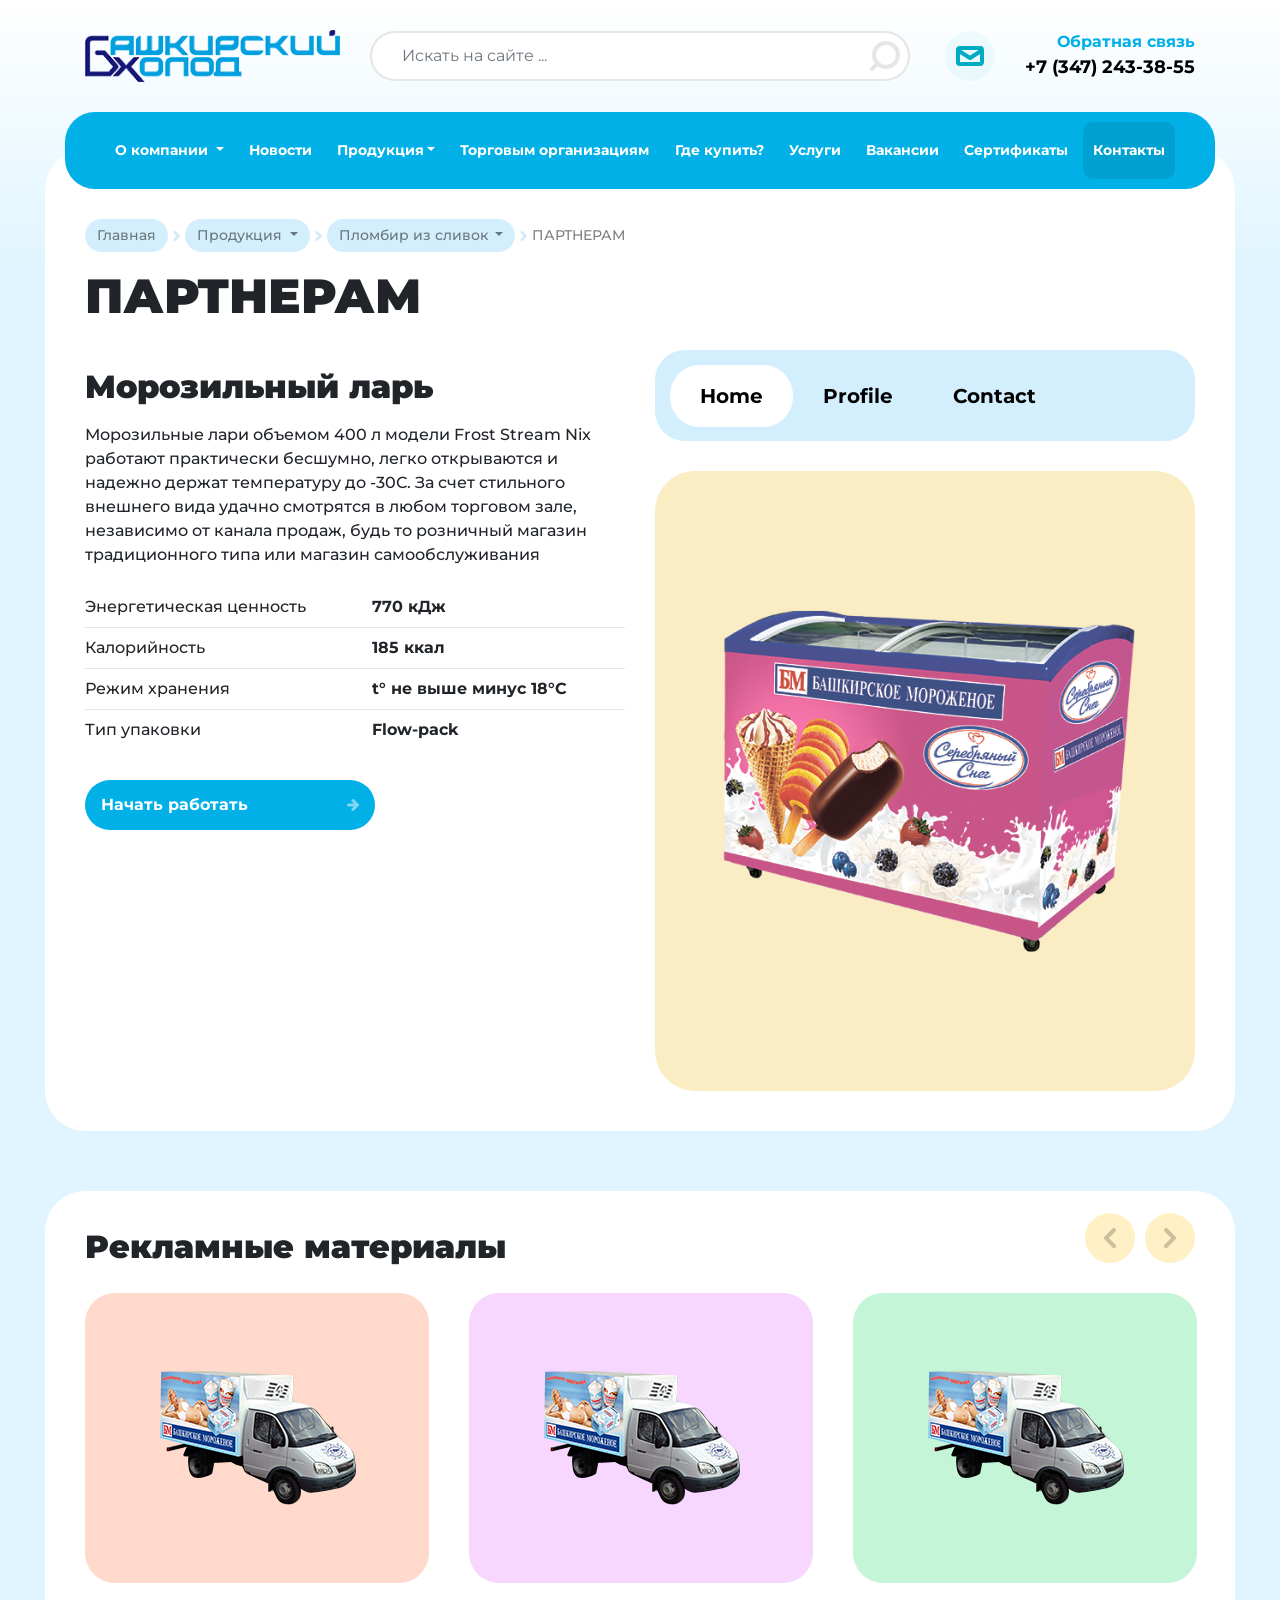
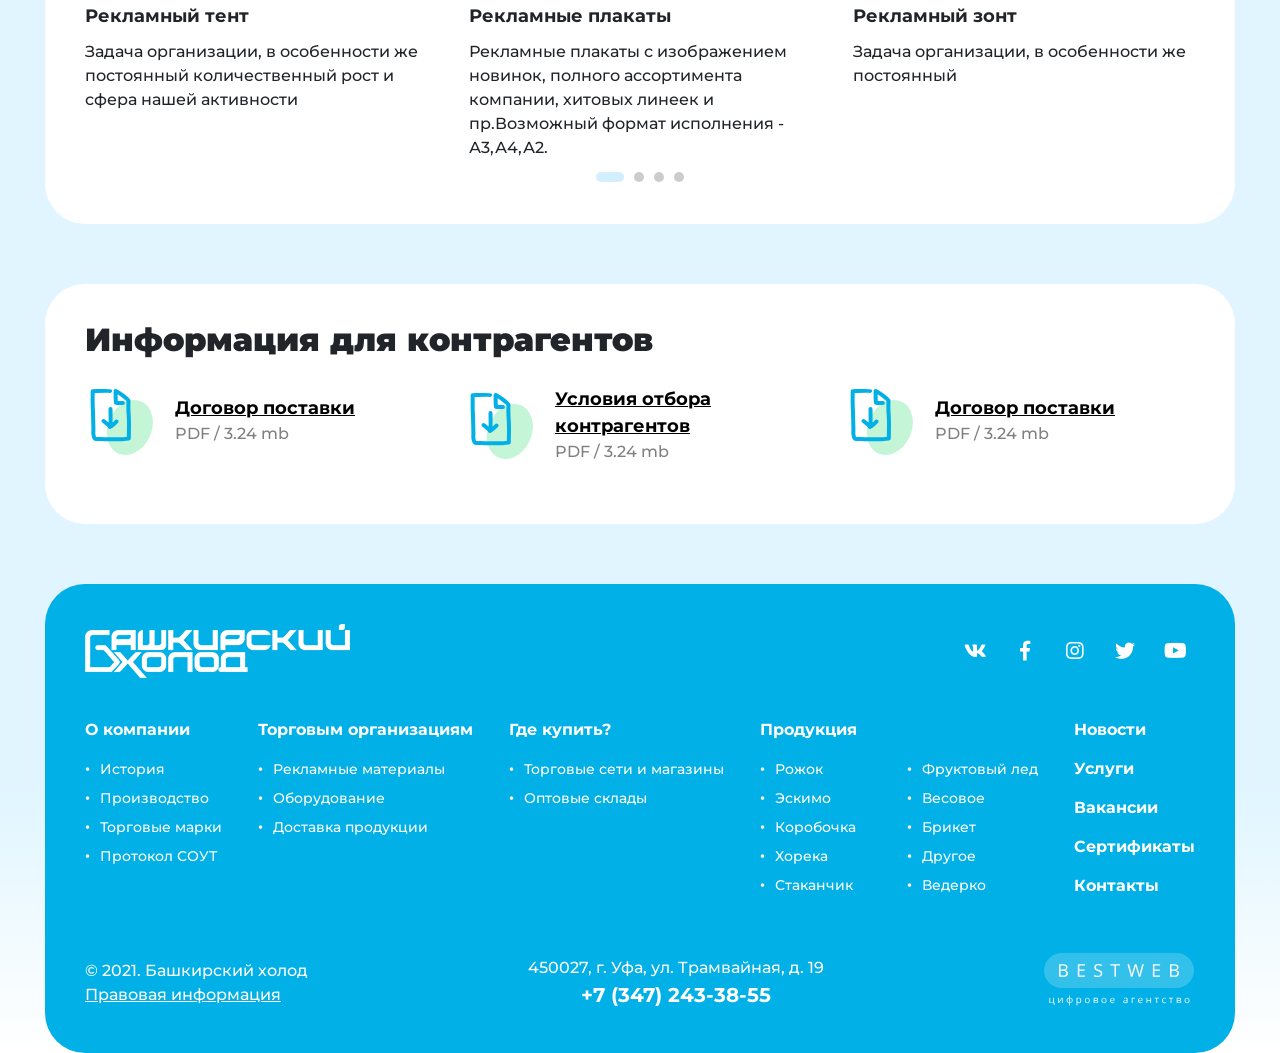
<file: partners-new.html>
<!DOCTYPE html>
<html lang="ru">
	<head>
		<meta charset="utf-8">
		<meta name="viewport" content="width=device-width, initial-scale=1, shrink-to-fit=no">

		<link rel="preconnect" href="https://fonts.googleapis.com">
		<link rel="preconnect" href="https://fonts.gstatic.com" crossorigin>
		<link href="https://fonts.googleapis.com/css2?family=Montserrat:ital,wght@0,300;0,400;0,700;0,900;1,300;1,400;1,700;1,900&display=swap" rel="stylesheet">
		<link href="css/bootstrap.min.css" rel="stylesheet">
		<link href="css/slick.css" rel="stylesheet">
		<link href="css/brands.min.css" rel="stylesheet">
		<link href="css/fontawesome.min.css" rel="stylesheet">
		<link href="css/styles.min.css" rel="stylesheet">
		<link href="css/media.css" rel="stylesheet">

		<title>Башхолод</title>

		<script src="js/jquery.min.js"></script>
		<script src="js/popper.min.js"></script>
		<script src="js/bootstrap.min.js"></script>
		<script src="js/slick.min.js"></script>
		<script src="js/main.js"></script>
	</head>
	<body>

		<div class="bottom-fixed">
			<div class="bottom-fixed__row">
				<a href="#" class="bottom-fixed-item">
					<div class="bottom-fixed-item__icon">
						<i class="bf-phone-icon"></i>
					</div>
				</a>
				<div class="bottom-fixed-item">
					<div class="bottom-fixed-item__icon">
						<i class="bf-search-icon"></i>
					</div>
				</div>
				<div class="bottom-fixed-item">
					<div class="bottom-fixed-item__icon">
						<i class="bf-mail-icon"></i>
					</div>
				</div>
				<div class="bottom-fixed-item">
					<div class="mobile-burger">
						<div class="mobile-burger__btn">
							<i class="mob-burger-icon"></i>
						</div>
						<div class="mobile-burger__body">
							<div class="container">
								<div class="mobile-burger__nav">
									<div class="mobile-burger__close">
										<i class="mob-burger-close"></i>
									</div>
									<ul class="header-nav">
										<li class="dropdown">
											<a class="dropdown-toggle" href="#" role="button" id="dropdownMenuLink" data-bs-toggle="dropdown" aria-expanded="false">
												О компании
											</a>

											<ul class="dropdown-menu" aria-labelledby="dropdownMenuLink">
												<li><a class="dropdown-item active" href="#">История</a></li>
												<li><a class="dropdown-item" href="#">Производство</a></li>
												<li><a class="dropdown-item" href="#">Торговые марки</a></li>
												<li><a class="dropdown-item" href="#">Протокол СОУТ</a></li>
											</ul>
										</li>
										<li><a href="#">Новости</a></li>
										<li>
											<a href="#">Продукция</a>
										</li>
										<li><a href="#">Торговым организациям</a></li>
										<li><a href="#">Где купить?</a></li>
										<li><a href="#">Услуги</a></li>
										<li><a href="#">Вакансии</a></li>
										<li><a href="#">Сертификаты</a></li>
										<li class="active"><a href="#">Контакты</a></li>
									</ul>
								</div>
							</div>
						</div>
					</div>
				</div>
			</div>
		</div>

		<div class="wrapper">

			<header>
				<div class="header-top">
					<div class="container">
						<div class="row align-items-center">
							<div class="col-lg-3 col header-top__logo">
								<div class="logo-wr">
									<a href="#" class="logo"><img src="images/logo.png" alt="" title=""></a>
								</div>
							</div>
							<div class="col-lg-6 header-top__search">
								<div class="header-search">
									<form action="/search/" method="GET">
										<input type="text" class="form-control" name="q" placeholder="Искать на сайте ...">
										<button type="submit">
											<svg width="30" height="30" viewBox="0 0 30 30" fill="none" xmlns="http://www.w3.org/2000/svg">
												<path d="M15.9949 26.0011C22.6204 26.0011 27.9914 20.6301 27.9914 14.0047C27.9914 7.37928 22.6204 2.0083 15.9949 2.0083C9.36951 2.0083 3.99854 7.37928 3.99854 14.0047C3.99854 20.6301 9.36951 26.0011 15.9949 26.0011Z" stroke="#E6E6E6" stroke-width="3.9988" stroke-miterlimit="22.9256" stroke-linecap="round" stroke-linejoin="round"/>
												<path d="M2.0083 27.9918L6.99336 22.9888" stroke="#E6E6E6" stroke-width="3.9988" stroke-miterlimit="22.9256" stroke-linecap="round" stroke-linejoin="round"/>
											</svg>
										</button>
									</form>
								</div>
							</div>
							<div class="col-lg-3 col header-top__callback">
								<div class="callback-item">
									<a href="#" class="callback-item__icon">
										<svg width="28" height="20" viewBox="0 0 28 20" fill="none" xmlns="http://www.w3.org/2000/svg">
											<path d="M23.8911 1.98633H4.08157C2.9244 1.98633 1.98633 2.87567 1.98633 3.97272V15.9999C1.98633 17.097 2.9244 17.9863 4.08157 17.9863H23.8911C25.0483 17.9863 25.9863 17.097 25.9863 15.9999V3.97272C25.9863 2.87567 25.0483 1.98633 23.8911 1.98633Z" stroke="#00ACC2" stroke-width="4" stroke-miterlimit="22.9256" stroke-linecap="round" stroke-linejoin="round"/>
											<path d="M25.0068 5.00684L13.9864 12L2.99316 5.00684" stroke="#00ACC2" stroke-width="4" stroke-miterlimit="22.9256" stroke-linecap="round" stroke-linejoin="round"/>
										</svg>
									</a>
									<div class="callback-item__body">
										<div class="callback-item__label">
											<a href="#">Обратная связь</a>
										</div>
										<div class="callback-item__phone"><a href="#">+7 (347) 243-38-55</a></div>
									</div>
								</div>
							</div>
						</div>
					</div>
				</div>
				<div class="header-nav-wr">
					<div class="container">
						<ul class="header-nav">
							<li class="dropdown">
								<a class="dropdown-toggle" href="#" role="button" id="dropdownMenuLink" data-bs-toggle="dropdown" aria-expanded="false">
									О компании
								</a>

								<ul class="dropdown-menu" aria-labelledby="dropdownMenuLink">
									<li><a class="dropdown-item active" href="#">История</a></li>
									<li><a class="dropdown-item" href="#">Производство</a></li>
									<li><a class="dropdown-item" href="#">Торговые марки</a></li>
									<li><a class="dropdown-item" href="#">Протокол СОУТ</a></li>
								</ul>
							</li>
							<li><a href="#">Новости</a></li>
							<li class="big-drp">
								<a class="big-drp__btn" href="#">Продукция</a>
								<div class="big-drp__body">
									<div class="big-drp__title">Форматы</div>
									<div class="formats-items">
										<a href="#" class="formats-item">
											<div class="formats-item__icon">
												<img src="images/formats-img/formats-img-1.svg" alt="" title="">
											</div>
											<div class="formats-item__text">
												Рожок
											</div>
										</a>
										<div class="formats-item">
											<div class="formats-item__icon">
												<img src="images/formats-img/formats-img-2.svg" alt="" title="">
											</div>
											<div class="formats-item__text">
												Эскимо
											</div>
										</div>
										<div class="formats-item">
											<div class="formats-item__icon">
												<img src="images/formats-img/formats-img-3.svg" alt="" title="">
											</div>
											<div class="formats-item__text">
												Коробочка
											</div>
										</div>
										<div class="formats-item">
											<div class="formats-item__icon">
												<img src="images/formats-img/formats-img-4.svg" alt="" title="">
											</div>
											<div class="formats-item__text">
												Хорека
											</div>
										</div>
										<div class="formats-item">
											<div class="formats-item__icon">
												<img src="images/formats-img/formats-img-5.svg" alt="" title="">
											</div>
											<div class="formats-item__text">
												Стаканчик
											</div>
										</div>
										<div class="formats-item">
											<div class="formats-item__icon">
												<img src="images/formats-img/formats-img-6.svg" alt="" title="">
											</div>
											<div class="formats-item__text">
												Фруктовый
												лед
											</div>
										</div>
										<div class="formats-item">
											<div class="formats-item__icon">
												<img src="images/formats-img/formats-img-7.svg" alt="" title="">
											</div>
											<div class="formats-item__text">
												Весовое
											</div>
										</div>
										<div class="formats-item">
											<div class="formats-item__icon">
												<img src="images/formats-img/formats-img-8.svg" alt="" title="">
											</div>
											<div class="formats-item__text">
												Брикет
											</div>
										</div>
										<div class="formats-item">
											<div class="formats-item__icon">
												<img src="images/formats-img/formats-img-9.svg" alt="" title="">
											</div>
											<div class="formats-item__text">
												Другое
											</div>
										</div>
										<div class="formats-item">
											<div class="formats-item__icon">
												<img src="images/formats-img/formats-img-10.svg" alt="" title="">
											</div>
											<div class="formats-item__text">
												Ведерко
											</div>
										</div>
									</div>
									<div class="big-drp__title">Бренды</div>
									<div class="brands-items">
										<div class="brands-items__col">
											<a href="#" class="brands-item color-1">
												<div class="brands-item__img">
													<img src="images/brands-item/brands-item-img-1.png" alt="" title="">
												</div>
												<div class="brands-item__text">
													Пломбир
													из сливок
												</div>
											</a>
										</div>
										<div class="brands-items__col">
											<div class="brands-item color-2">
												<div class="brands-item__img">
													<img src="images/brands-item/brands-item-img-2.png" alt="" title="">
												</div>
												<div class="brands-item__text">
													Угостись
												</div>
											</div>
										</div>
										<div class="brands-items__col">
											<div class="brands-item color-3">
												<div class="brands-item__img">
													<img src="images/brands-item/brands-item-img-3.png" alt="" title="">
												</div>
												<div class="brands-item__text">
													Bon Ami
												</div>
											</div>
										</div>
										<div class="brands-items__col">
											<div class="brands-item color-4">
												<div class="brands-item__img">
													<img src="images/brands-item/brands-item-img-4.png" alt="" title="">
												</div>
												<div class="brands-item__text">
													Пломбир
													из молока
												</div>
											</div>
										</div>
										<div class="brands-items__col">
											<div class="brands-item color-5">
												<div class="brands-item__img">
													<img src="images/brands-item/brands-item-img-5.png" alt="" title="">
												</div>
												<div class="brands-item__text">
													Джага джага
												</div>
											</div>
										</div>
										<div class="brands-items__col">
											<div class="brands-item color-6">
												<div class="brands-item__img">
													<img src="images/brands-item/brands-item-img-6.png" alt="" title="">
												</div>
												<div class="brands-item__text">
													Пломбир
												</div>
											</div>
										</div>
										<div class="brands-items__col">
											<div class="brands-item color-7">
												<div class="brands-item__img">
													<img src="images/brands-item/brands-item-img-7.png" alt="" title="">
												</div>
												<div class="brands-item__text">
													Уплетайка
												</div>
											</div>
										</div>
										<div class="brands-items__col">
											<div class="brands-item color-1">
												<div class="brands-item__img">
													<img src="images/brands-item/brands-item-img-8.png" alt="" title="">
												</div>
												<div class="brands-item__text">
													Horeca
												</div>
											</div>
										</div>
										<div class="brands-items__col">
											<div class="brands-item color-2">
												<div class="brands-item__img">
													<img src="images/brands-item/brands-item-img-9.png" alt="" title="">
												</div>
												<div class="brands-item__text">
													Зефирное
													облако
												</div>
											</div>
										</div>
										<div class="brands-items__col">
											<div class="brands-item color-3">
												<div class="brands-item__img">
													<img src="images/brands-item/brands-item-img-10.png" alt="" title="">
												</div>
												<div class="brands-item__text">
													Полонез
												</div>
											</div>
										</div>
									</div>
								</div>
							</li>
							<li><a href="#">Торговым организациям</a></li>
							<li><a href="#">Где купить?</a></li>
							<li><a href="#">Услуги</a></li>
							<li><a href="#">Вакансии</a></li>
							<li><a href="#">Сертификаты</a></li>
							<li class="active"><a href="#">Контакты</a></li>
						</ul>
					</div>
				</div>
			</header>

			<main>
				<div class="inner-page">
					<div class="container">
						<ul class="drp-breadcrumb">
							<li>
								<a href="#">Главная</a>
							</li>
							<li class="dropdown">
								<a class="dropdown-toggle" href="#" role="button" id="dropdownMenuLink" data-bs-toggle="dropdown" aria-expanded="false">
									Продукция
								</a>

								<ul class="dropdown-menu" aria-labelledby="dropdownMenuLink">
									<li><a class="dropdown-item active" href="#">Action</a></li>
									<li><a class="dropdown-item" href="#">Another action</a></li>
									<li><a class="dropdown-item" href="#">Something else here</a></li>
								</ul>
							</li>
							<li class="dropdown">
								<a class="dropdown-toggle" href="#" role="button" id="dropdownMenuLink" data-bs-toggle="dropdown" aria-expanded="false">
									Пломбир из сливок
								</a>

								<ul class="dropdown-menu" aria-labelledby="dropdownMenuLink">
									<li><a class="dropdown-item" href="#">Action</a></li>
									<li><a class="dropdown-item" href="#">Another action</a></li>
									<li><a class="dropdown-item" href="#">Something else here</a></li>
								</ul>
							</li>
							<li>
								<span>ПАРТНЕРАМ</span>
							</li>
						</ul>
						<div class="inner-page__title">ПАРТНЕРАМ</div>
						<div class="inner-page-white ml100">
							<div class="contacts-tabs left">
								<div class="row">
									<div class="col-xl-6 offset-xl-6">
										<ul class="nav nav-tabs" id="myTab" role="tablist">
											<li class="nav-item" role="presentation">
												<button class="nav-link active" id="home-tab" data-bs-toggle="tab" data-bs-target="#home" type="button" role="tab" aria-controls="home" aria-selected="true">Home</button>
											</li>
											<li class="nav-item" role="presentation">
												<button class="nav-link" id="profile-tab" data-bs-toggle="tab" data-bs-target="#profile" type="button" role="tab" aria-controls="profile" aria-selected="false">Profile</button>
											</li>
											<li class="nav-item" role="presentation">
												<button class="nav-link" id="contact-tab" data-bs-toggle="tab" data-bs-target="#contact" type="button" role="tab" aria-controls="contact" aria-selected="false">Contact</button>
											</li>
										</ul>
									</div>
								</div>
								<div class="tab-content" id="myTabContent">
									<div class="tab-pane fade show active" id="home" role="tabpanel" aria-labelledby="home-tab">
										<div class="partners">
											<div class="row">
												<div class="col-lg-6">
													<div class="partners-left">
														<div class="partners__title">Морозильный ларь</div>
														<div class="partners__text">
															Морозильные лари объемом 400 л модели Frost Stream Nix работают практически бесшумно, легко открываются и надежно держат температуру до -30С. За счет стильного внешнего вида удачно смотрятся в любом торговом зале, независимо от канала продаж, будь то розничный магазин традиционного типа или магазин самообслуживания
														</div>
														<table class="table product-inner-body__char">
															<tbody>
																<tr>
																	<td>Энергетическая ценность</td>
																	<td><b>770 кДж</b></td>
																</tr>
																<tr>
																	<td>Калорийность</td>
																	<td><b>185 ккал</b></td>
																</tr>
																<tr>
																	<td>Режим хранения</td>
																	<td><b>t° не выше минус 18°С</b></td>
																</tr>
																<tr>
																	<td>Тип упаковки</td>
																	<td><b>Flow-pack</b></td>
																</tr>
															</tbody>
														</table>
														<div class="partners__btn">
															<a href="#" class="btn btn-blue">Начать работать <i class="btn-arrow-right-w"></i></a>
														</div>
													</div>
												</div>
												<div class="col-lg-6">
													<div class="partners__img">
														<img src="images/partners-img-1.png" alt="" title="">
													</div>
												</div>
											</div>
										</div>
									</div>
									<div class="tab-pane fade" id="profile" role="tabpanel" aria-labelledby="profile-tab">.2..</div>
									<div class="tab-pane fade" id="contact" role="tabpanel" aria-labelledby="contact-tab">.3..</div>
								</div>
							</div>
						</div>
					</div>
				</div>
				<div class="partners-promo-wr">
					<div class="container">
						<div class="partners-promo ml100">
							<div class="partners-promo__title">Рекламные материалы</div>
							<div class="product-more-slider">
								<div>
									<div class="partners-item">
										<div class="partners-item__img color-1">
											<img src="images/partners-item-img-1.png" alt="" title="">
										</div>
										<div class="partners-item__bottom">
											<div class="partners-item__title">Рекламный тент</div>
											<div class="partners-item__text">
												Задача организации, в особенности же постоянный количественный рост и сфера нашей активности
											</div>
										</div>
									</div>
								</div>
								<div>
									<div class="partners-item">
										<div class="partners-item__img color-2">
											<img src="images/partners-item-img-1.png" alt="" title="">
										</div>
										<div class="partners-item__bottom">
											<div class="partners-item__title">Рекламные плакаты</div>
											<div class="partners-item__text">
												Рекламные плакаты с изображением новинок, полного ассортимента компании, хитовых линеек и пр.Возможный формат исполнения - А3,А4,А2.
											</div>
										</div>
									</div>
								</div>
								<div>
									<div class="partners-item">
										<div class="partners-item__img color-3">
											<img src="images/partners-item-img-1.png" alt="" title="">
										</div>
										<div class="partners-item__bottom">
											<div class="partners-item__title">Рекламный зонт</div>
											<div class="partners-item__text">
												Задача организации, в особенности же постоянный
											</div>
										</div>
									</div>
								</div>
								<div>
									<div class="partners-item">
										<div class="partners-item__img color-4">
											<img src="images/partners-item-img-1.png" alt="" title="">
										</div>
										<div class="partners-item__bottom">
											<div class="partners-item__title">Каталог</div>
											<div class="partners-item__text">
												Красочный подробный каталог, с наглядным изображением всей продукции
											</div>
										</div>
									</div>
								</div>
								<div>
									<div class="partners-item">
										<div class="partners-item__img color-1">
											<img src="images/partners-item-img-1.png" alt="" title="">
										</div>
										<div class="partners-item__bottom">
											<div class="partners-item__title">Рекламный тент</div>
											<div class="partners-item__text">
												Задача организации, в особенности же постоянный количественный рост и сфера нашей активности
											</div>
										</div>
									</div>
								</div>
								<div>
									<div class="partners-item">
										<div class="partners-item__img color-2">
											<img src="images/partners-item-img-1.png" alt="" title="">
										</div>
										<div class="partners-item__bottom">
											<div class="partners-item__title">Рекламные плакаты</div>
											<div class="partners-item__text">
												Рекламные плакаты с изображением новинок, полного ассортимента компании, хитовых линеек и пр.Возможный формат исполнения - А3,А4,А2.
											</div>
										</div>
									</div>
								</div>
							</div>
						</div>
					</div>
				</div>
				<div class="partners-info-wr">
					<div class="container">
						<div class="partners-info ml100">
							<div class="partners-info__title">Информация для контрагентов</div>
							<div class="partners-info-items">
								<div class="row">
									<div class="col-lg-4">
										<a href="#" class="partners-info-item">
											<div class="partners-info-item__icon">
												<img src="images/partners-info-item-icon-1.svg" alt="" title="">
											</div>
											<div class="partners-info-item__body">
												<div class="partners-info-item__text">
													Договор поставки
												</div>
												<div class="partners-info-item__desc">
													PDF / 3.24 mb
												</div>
											</div>
										</a>
									</div>
									<div class="col-lg-4">
										<a href="#" class="partners-info-item">
											<div class="partners-info-item__icon">
												<img src="images/partners-info-item-icon-1.svg" alt="" title="">
											</div>
											<div class="partners-info-item__body">
												<div class="partners-info-item__text">
													Условия отбора контрагентов
												</div>
												<div class="partners-info-item__desc">
													PDF / 3.24 mb
												</div>
											</div>
										</a>
									</div>
									<div class="col-lg-4">
										<a href="#" class="partners-info-item">
											<div class="partners-info-item__icon">
												<img src="images/partners-info-item-icon-1.svg" alt="" title="">
											</div>
											<div class="partners-info-item__body">
												<div class="partners-info-item__text">
													Договор поставки
												</div>
												<div class="partners-info-item__desc">
													PDF / 3.24 mb
												</div>
											</div>
										</a>
									</div>
								</div>
							</div>
						</div>
					</div>
				</div>
			</main>

			<footer>
				<div class="footer-top-wr">
					<div class="container">
						<div class="footer-top ml100">
							<div class="footer-top__row">
								<div class="footer-top__logo">
									<a href="#"><img src="images/footer-logo.png" alt="" title=""></a>
								</div>
								<div class="soc">
									<ul>
										<li><a href="#"><i class="fab fa-vk"></i></a></li>
										<li><a href="#"><i class="fab fa-facebook-f"></i></a></li>
										<li><a href="#"><i class="fab fa-instagram"></i></a></li>
										<li><a href="#"><i class="fab fa-twitter"></i></a></li>
										<li><a href="#"><i class="fab fa-youtube"></i></a></li>
									</ul>
								</div>
							</div>
							<div class="footer-top-lists">
								<div class="footer-top-lists__col">
									<div class="footer-top-list__title"><a href="#">О компании</a></div>
									<ul class="footer-top-list">
										<li><a href="#">История</a></li>
										<li><a href="#">Производство</a></li>
										<li><a href="#">Торговые марки</a></li>
										<li><a href="#">Протокол СОУТ</a></li>
									</ul>
								</div>
								<div class="footer-top-lists__col">
									<div class="footer-top-list__title">Торговым организациям</div>
									<ul class="footer-top-list">
										<li><a href="#">Рекламные материалы</a></li>
										<li><a href="#">Оборудование</a></li>
										<li><a href="#">Доставка продукции</a></li>
									</ul>
								</div>
								<div class="footer-top-lists__col">
									<div class="footer-top-list__title">Где купить?</div>
									<ul class="footer-top-list">
										<li><a href="#">Торговые сети и магазины</a></li>
										<li><a href="#">Оптовые склады</a></li>
									</ul>
								</div>
								<div class="footer-top-lists__col">
									<div class="footer-top-list__title">Продукция</div>
									<ul class="footer-top-list col2">
										<li><a href="#">Рожок</a></li>
										<li><a href="#">Эскимо</a></li>
										<li><a href="#">Коробочка</a></li>
										<li><a href="#">Хорека</a></li>
										<li><a href="#">Стаканчик</a></li>
										<li><a href="#">Фруктовый лед</a></li>
										<li><a href="#">Весовое</a></li>
										<li><a href="#">Брикет</a></li>
										<li><a href="#">Другое</a></li>
										<li><a href="#">Ведерко</a></li>
									</ul>
								</div>
								<div class="footer-top-lists__col">
									<div class="footer-top-list__title"><a href="#">Новости</a></div>
									<div class="footer-top-list__title"><a href="#">Услуги</a></div>
									<div class="footer-top-list__title"><a href="#">Вакансии</a></div>
									<div class="footer-top-list__title"><a href="#">Сертификаты</a></div>
									<div class="footer-top-list__title"><a href="#">Контакты</a></div>
								</div>
							</div>
							<div class="footer-top__row">
								<div class="soc in-mobile">
									<ul>
										<li><a href="#"><i class="fab fa-vk"></i></a></li>
										<li><a href="#"><i class="fab fa-facebook-f"></i></a></li>
										<li><a href="#"><i class="fab fa-instagram"></i></a></li>
										<li><a href="#"><i class="fab fa-twitter"></i></a></li>
										<li><a href="#"><i class="fab fa-youtube"></i></a></li>
									</ul>
								</div>
								<div class="footer-top__text">
									<div>© 2021. Башкирский холод</div>
									<a href="#">Правовая информация</a>
								</div>
								<div class="footer-top__center">
									<div class="footer-top__text">450027, г. Уфа, ул. Трамвайная, д. 19</div>
									<div class="footer-top__phone">
										<a href="#">+7 (347) 243-38-55</a>
									</div>
								</div>
								<div class="footer-top__bw">
									<a class="bestweb"  href="https://bestweb.ru/" target="_blank" title="Разработка сайта, поддержка сайта Bestweb г.Уфа"><span>Bestweb - разработка сайта, поддержка сайта, г.Уфа</span>
										<svg width="151" height="60" viewBox="0 0 151 60" fill="none" xmlns="http://www.w3.org/2000/svg">
											<path class="bw-logo" fill-rule="evenodd" clip-rule="evenodd" d="M17.5012 0H132.502C142.127 0 150.002 7.87492 150.002 17.4999C150.002 27.125 142.127 34.9999 132.502 34.9999H17.5012C7.87615 34.9999 0.0012207 27.1249 0.0012207 17.4999C0.0012207 7.87491 7.87617 0 17.5012 0Z" fill="white" fill-opacity="0.2"/>
											<path class="bw-logo-text" d="M15.0012 11.1831H18.656C20.372 11.1831 21.6136 11.434 22.3807 11.9357C23.1477 12.4374 23.5312 13.2286 23.5312 14.312C23.5312 15.0617 23.3169 15.6817 22.8909 16.1687C22.462 16.6557 21.8398 16.9717 21.0183 17.1163V17.2019C22.9816 17.5296 23.9664 18.539 23.9664 20.2276C23.9664 21.358 23.5735 22.2408 22.7914 22.8754C22.0122 23.5098 20.9186 23.8259 19.5137 23.8259H15.0012V11.1831V11.1831ZM16.5053 16.5967H18.9822C20.0452 16.5967 20.81 16.4346 21.2752 16.1069C21.7403 15.782 21.9728 15.233 21.9728 14.4597C21.9728 13.7513 21.716 13.2405 21.1964 12.9247C20.6771 12.6118 19.849 12.4522 18.7166 12.4522H16.5053V16.5967V16.5967ZM16.5053 17.8425V22.5716H19.2028C20.2482 22.5716 21.0334 22.3737 21.562 21.9811C22.0907 21.5854 22.3532 20.9655 22.3532 20.1241C22.3532 19.3389 22.0844 18.7635 21.5439 18.3944C21.0061 18.0257 20.1847 17.8425 19.0789 17.8425H16.5053V17.8425ZM41.0219 23.8259H33.8088V11.1831H41.0219V12.4876H35.3129V16.5612H40.674V17.8601H35.3129V22.5123H41.0219V23.8259V23.8259ZM58.2523 20.4609C58.2523 21.5738 57.8385 22.4415 57.0139 23.0645C56.1864 23.687 55.0659 23.9999 53.6488 23.9999C52.1179 23.9999 50.9369 23.8052 50.112 23.4186V22.0018C50.6407 22.2201 51.2207 22.3944 51.8457 22.5211C52.471 22.6481 53.0904 22.7099 53.7032 22.7099C54.7061 22.7099 55.4613 22.5242 55.969 22.152C56.4764 21.7801 56.7298 21.2637 56.7298 20.5995C56.7298 20.1627 56.6394 19.8024 56.4611 19.5221C56.28 19.2446 55.9778 18.9849 55.558 18.7485C55.1353 18.5126 54.495 18.2439 53.6338 17.946C52.4288 17.5236 51.5679 17.0247 51.0546 16.449C50.5378 15.8736 50.2782 15.1207 50.2782 14.191C50.2782 13.217 50.6529 12.4434 51.4018 11.8649C52.151 11.2894 53.1417 11 54.377 11C55.6606 11 56.8449 11.2302 57.9232 11.6939L57.4549 12.9721C56.3888 12.535 55.3496 12.3167 54.3408 12.3167C53.5434 12.3167 52.9212 12.482 52.4742 12.8153C52.0243 13.1521 51.8006 13.6152 51.8006 14.2088C51.8006 14.6485 51.882 15.0056 52.0481 15.286C52.2142 15.5666 52.4923 15.8234 52.8849 16.0564C53.2778 16.2897 53.8787 16.5465 54.6852 16.83C56.0415 17.3023 56.9778 17.8099 57.4849 18.3502C57.9957 18.8933 58.2523 19.5961 58.2523 20.4609V20.4609ZM71.943 23.8259H70.4389V12.4876H66.3429V11.1831H76.0419V12.4876H71.943V23.8259ZM96.3416 23.8259H94.8554L92.2458 15.3599C92.1217 14.9852 91.9828 14.5127 91.8289 13.9401C91.6749 13.3703 91.5964 13.0279 91.5902 12.9128C91.4604 13.6745 91.2551 14.507 90.9711 15.4101L88.4398 23.8259H86.9539L83.5103 11.1831H85.102L87.1469 18.9908C87.4309 20.0858 87.6364 21.0777 87.7663 21.9663C87.9264 20.9124 88.162 19.8792 88.4761 18.8698L90.7931 11.1831H92.3876L94.8191 18.9406C95.1031 19.8319 95.3418 20.8413 95.538 21.9663C95.6497 21.1486 95.8614 20.1508 96.1724 18.973L98.208 11.1831H99.803L96.3416 23.8259ZM116.106 23.8259H108.893V11.1831H116.106V12.4876H110.397V16.5612H115.759V17.8601H110.397V22.5123H116.106V23.8259V23.8259ZM126.036 11.1831H129.691C131.407 11.1831 132.648 11.4339 133.415 11.9357C134.183 12.4374 134.566 13.2286 134.566 14.312C134.566 15.0617 134.352 15.6817 133.926 16.1687C133.497 16.6556 132.875 16.9717 132.053 17.1163V17.2019C134.017 17.5296 135.001 18.539 135.001 20.2276C135.001 21.358 134.608 22.2407 133.826 22.8754C133.047 23.5098 131.953 23.8259 130.549 23.8259H126.036V11.1831V11.1831ZM127.541 16.5967H130.018C131.081 16.5967 131.845 16.4345 132.31 16.1069C132.775 15.782 133.007 15.2329 133.007 14.4596C133.007 13.7513 132.751 13.2405 132.231 12.9247C131.712 12.6117 130.884 12.4521 129.752 12.4521H127.541V16.5967V16.5967ZM127.541 17.8425V22.5715H130.238C131.283 22.5715 132.068 22.3737 132.597 21.9811C133.125 21.5854 133.388 20.9654 133.388 20.1241C133.388 19.3389 133.119 18.7635 132.579 18.3944C132.041 18.0256 131.219 17.8425 130.114 17.8425H127.541V17.8425Z" fill="white"/>
											<path class="bw-text" d="M10.5575 51.9481H9.74769V50.0983H5.33923V44.7464H6.14912V49.3998H8.99085V44.7464H9.80096V49.3998H10.5575V51.9481ZM14.8444 44.7465V48.1398L14.8092 49.0282L14.7945 49.3065L17.6909 44.7465H18.7009V50.0983H17.9443V46.8265L17.9593 46.1816L17.9826 45.5484L15.0927 50.0983H14.0827V44.7465H14.8444V44.7465ZM28.636 47.4181C28.636 48.2283 28.4062 48.8731 27.9461 49.3533C27.4844 49.8332 26.8412 50.1082 26.0143 50.1765V52.5001H25.2127V50.1765C24.406 50.115 23.7678 49.8383 23.2993 49.3465C22.831 48.855 22.596 48.2115 22.596 47.4181C22.596 46.6066 22.8293 45.9634 23.2962 45.4832C23.7644 45.005 24.4127 44.7331 25.2427 44.6682V42.5H26.0143V44.6682C26.831 44.7433 27.4727 45.0248 27.9379 45.5132C28.4028 46.0016 28.6361 46.6366 28.6361 47.4181L28.636 47.4181ZM23.4461 47.4181C23.4461 48.0432 23.5893 48.5333 23.8761 48.8865C24.1627 49.2416 24.6177 49.4483 25.2427 49.5067V45.3466C24.6412 45.4032 24.191 45.5983 23.8928 45.935C23.5943 46.2732 23.4461 46.7667 23.4461 47.4181V47.4181ZM27.7962 47.4181C27.7962 46.1717 27.2029 45.4832 26.0143 45.3565V49.5067C26.6329 49.4449 27.0844 49.2365 27.3696 48.8833C27.6545 48.5282 27.7962 48.04 27.7962 47.4181V47.4181ZM35.0262 50.1966C34.6779 50.1966 34.3595 50.1317 34.0712 50.0033C33.7829 49.8749 33.5411 49.6765 33.3461 49.41H33.288C33.3263 49.7215 33.3461 50.0183 33.3461 50.2984V52.5001H32.5363V44.7465H33.1945L33.3079 45.4798H33.3461C33.5544 45.1867 33.7962 44.9749 34.0729 44.8448C34.3496 44.715 34.6679 44.6481 35.0262 44.6481C35.7363 44.6481 36.2828 44.8916 36.6695 45.3766C37.0547 45.8616 37.248 46.5416 37.248 47.4181C37.248 48.2966 37.0513 48.98 36.6596 49.4667C36.2664 49.9531 35.723 50.1966 35.0262 50.1966ZM34.908 45.3383C34.3612 45.3383 33.9663 45.4883 33.7228 45.7916C33.4779 46.0949 33.3529 46.5765 33.3461 47.2367V47.4181C33.3461 48.1699 33.4711 48.7082 33.7228 49.0316C33.9728 49.355 34.3746 49.5166 34.9279 49.5166C35.3913 49.5166 35.753 49.3298 36.0147 48.9551C36.2763 48.5817 36.4078 48.065 36.4078 47.4082C36.4078 46.7398 36.2763 46.2281 36.0147 45.8715C35.753 45.5149 35.3845 45.3383 34.908 45.3383V45.3383ZM45.7664 47.4181C45.7664 48.29 45.5464 48.9715 45.1082 49.4616C44.6682 49.9517 44.0616 50.1966 43.2866 50.1966C42.8082 50.1966 42.3832 50.0832 42.0116 49.8582C41.6414 49.6348 41.3548 49.3117 41.1533 48.8916C40.9497 48.4715 40.8497 47.9799 40.8497 47.4181C40.8497 46.545 41.0683 45.865 41.5048 45.3783C41.9399 44.8916 42.5465 44.6481 43.3198 44.6481C44.0698 44.6481 44.6631 44.8981 45.1048 45.3964C45.5464 45.8948 45.7664 46.5683 45.7664 47.4181V47.4181ZM41.6899 47.4181C41.6899 48.1015 41.8265 48.6217 42.0998 48.98C42.373 49.3383 42.7747 49.5166 43.3065 49.5166C43.8366 49.5166 44.2399 49.3383 44.5149 48.9834C44.7898 48.6265 44.9265 48.1049 44.9265 47.4181C44.9265 46.7367 44.7898 46.2199 44.5149 45.8667C44.2399 45.5149 43.8332 45.3383 43.2966 45.3383C42.7648 45.3383 42.3648 45.5115 42.095 45.8599C41.8248 46.2083 41.6899 46.7282 41.6899 47.4181V47.4181ZM54.0118 46.0898C54.0118 46.4382 53.9117 46.7015 53.7116 46.8832C53.5117 47.0632 53.23 47.1848 52.87 47.2466V47.29C53.3249 47.3532 53.6583 47.4867 53.8683 47.6917C54.0784 47.8966 54.1833 48.1801 54.1833 48.5401C54.1833 49.0384 53.9999 49.4233 53.6333 49.6932C53.2665 49.9633 52.7333 50.0983 52.03 50.0983H49.6716V44.7465H52.0198C53.3482 44.7465 54.0117 45.1949 54.0117 46.0898L54.0118 46.0898ZM53.3717 48.4865C53.3717 48.1965 53.2617 47.9865 53.0432 47.8549C52.8232 47.7231 52.4584 47.6565 51.9515 47.6565H50.4815V49.4199H51.9716C52.9048 49.4199 53.3717 49.1081 53.3717 48.4865ZM53.2217 46.1683C53.2217 45.9067 53.12 45.7233 52.9199 45.6133C52.72 45.505 52.4167 45.45 52.0099 45.45H50.4815V46.9583H51.8532C52.3549 46.9583 52.7084 46.8965 52.9133 46.7732C53.1183 46.6499 53.2217 46.4484 53.2217 46.1683V46.1683ZM62.4616 47.4181C62.4616 48.29 62.2416 48.9715 61.8034 49.4616C61.3634 49.9517 60.7568 50.1966 59.9818 50.1966C59.5033 50.1966 59.0784 50.0832 58.7068 49.8582C58.3366 49.6348 58.05 49.3117 57.8485 48.8916C57.6449 48.4715 57.5449 47.9799 57.5449 47.4181C57.5449 46.545 57.7634 45.865 58.1999 45.3783C58.6351 44.8916 59.2417 44.6481 60.015 44.6481C60.765 44.6481 61.3583 44.8981 61.8 45.3964C62.2416 45.8948 62.4616 46.5683 62.4616 47.4181V47.4181ZM58.3851 47.4181C58.3851 48.1015 58.5217 48.6217 58.7949 48.98C59.0682 49.3383 59.4699 49.5166 60.0017 49.5166C60.5318 49.5166 60.9351 49.3383 61.2101 48.9834C61.485 48.6265 61.6217 48.1049 61.6217 47.4181C61.6217 46.7367 61.485 46.2199 61.2101 45.8667C60.9351 45.5149 60.5284 45.3383 59.9918 45.3383C59.46 45.3383 59.06 45.5115 58.7902 45.8599C58.52 46.2083 58.3851 46.7282 58.3851 47.4181V47.4181ZM68.6269 50.1966C67.8352 50.1966 67.2119 49.9548 66.7552 49.4732C66.2968 48.9916 66.0684 48.3232 66.0684 47.4666C66.0684 46.6032 66.2801 45.9183 66.7051 45.4098C67.1303 44.9032 67.7003 44.6481 68.4169 44.6481C69.087 44.6481 69.6185 44.8698 70.0085 45.31C70.4003 45.7516 70.5953 46.3333 70.5953 47.0567V47.5683H66.9086C66.9253 48.1965 67.0835 48.6733 67.3837 48.9998C67.6853 49.325 68.1102 49.4883 68.657 49.4883C69.2318 49.4883 69.8019 49.3683 70.3651 49.1266V49.85C70.0786 49.9733 69.8084 50.0617 69.5519 50.115C69.2968 50.1683 68.9886 50.1966 68.6269 50.1966ZM68.407 45.3281C67.977 45.3281 67.6351 45.4682 67.3803 45.7482C67.1234 46.0283 66.9735 46.4149 66.9284 46.9099H69.7251C69.7251 46.3982 69.612 46.0065 69.3835 45.7349C69.1553 45.4633 68.8302 45.3281 68.407 45.3281ZM82.9467 50.0983L82.7868 49.3366H82.7469C82.4802 49.6717 82.2134 49.8981 81.9484 50.0183C81.6836 50.1365 81.3519 50.1966 80.9551 50.1966C80.425 50.1966 80.0086 50.06 79.7067 49.785C79.4068 49.5115 79.2552 49.1232 79.2552 48.6183C79.2552 47.5383 80.12 46.9717 81.8486 46.9198L82.7568 46.89V46.5584C82.7568 46.1383 82.667 45.8282 82.4853 45.6283C82.3053 45.4282 82.017 45.3281 81.6184 45.3281C81.1734 45.3281 80.6685 45.465 80.1053 45.7383L79.8567 45.1184C80.12 44.9749 80.4086 44.8616 80.7235 44.7816C81.0368 44.7 81.3519 44.6583 81.6686 44.6583C82.3052 44.6583 82.7787 44.8 83.0868 45.0832C83.3935 45.3667 83.5485 45.8216 83.5485 46.4467V50.0983H82.9467V50.0983ZM81.1167 49.5265C81.6201 49.5265 82.017 49.3882 82.3053 49.1115C82.5935 48.8349 82.737 48.4482 82.737 47.9499V47.4666L81.9268 47.5C81.2819 47.5233 80.8167 47.6233 80.5336 47.8016C80.2484 47.9782 80.1053 48.2549 80.1053 48.6282C80.1053 48.9216 80.1934 49.145 80.3717 49.2983C80.5486 49.45 80.7969 49.5265 81.1167 49.5265ZM90.9234 45.4398H88.5117V50.0983H87.7018V44.7465H90.9234V45.4398ZM96.6287 50.1966C95.837 50.1966 95.2137 49.9548 94.757 49.4732C94.2986 48.9916 94.0702 48.3232 94.0702 47.4666C94.0702 46.6032 94.2819 45.9183 94.7068 45.4098C95.132 44.9032 95.702 44.6481 96.4186 44.6481C97.0887 44.6481 97.6202 44.8698 98.0103 45.31C98.402 45.7516 98.5971 46.3333 98.5971 47.0567V47.5683H94.9103C94.927 48.1965 95.0852 48.6733 95.3854 48.9998C95.687 49.325 96.1119 49.4883 96.6587 49.4883C97.2336 49.4883 97.8036 49.3683 98.3669 49.1266V49.85C98.0803 49.9733 97.8102 50.0617 97.5536 50.115C97.2985 50.1683 96.9904 50.1966 96.6287 50.1966ZM96.4087 45.3281C95.9787 45.3281 95.6368 45.4682 95.382 45.7482C95.1252 46.0283 94.9752 46.4149 94.9301 46.9099H97.7268C97.7268 46.3982 97.6137 46.0065 97.3852 45.7349C97.157 45.4633 96.8319 45.3281 96.4087 45.3281ZM103.272 44.7465V46.9884H106.27V44.7465H107.08V50.0983H106.27V47.6866H103.272V50.0983H102.462V44.7465H103.272ZM114.892 45.4398H113.154V50.0983H112.342V45.4398H110.624V44.7465H114.892V45.4398ZM120.476 50.1966C119.7 50.1966 119.101 49.9582 118.675 49.48C118.25 49.0032 118.039 48.3283 118.039 47.4567C118.039 46.5615 118.254 45.8698 118.686 45.3817C119.117 44.8933 119.732 44.6481 120.529 44.6481C120.785 44.6481 121.044 44.6764 121.301 44.7314C121.557 44.7867 121.759 44.8533 121.905 44.9265L121.657 45.6167C121.477 45.545 121.282 45.4849 121.071 45.4381C120.859 45.3899 120.672 45.3667 120.509 45.3667C119.422 45.3667 118.879 46.06 118.879 47.4465C118.879 48.1049 119.01 48.6084 119.277 48.9599C119.542 49.3117 119.936 49.4882 120.456 49.4882C120.902 49.4882 121.359 49.3916 121.827 49.2V49.9183C121.471 50.1034 121.019 50.1966 120.476 50.1966V50.1966ZM129.189 45.4398H127.451V50.0983H126.639V45.4398H124.921V44.7465H129.189V45.4398ZM137.073 46.0898C137.073 46.4382 136.972 46.7015 136.772 46.8832C136.572 47.0632 136.291 47.1848 135.931 47.2466V47.29C136.386 47.3532 136.719 47.4867 136.929 47.6917C137.139 47.8966 137.244 48.1801 137.244 48.5401C137.244 49.0384 137.061 49.4233 136.694 49.6932C136.327 49.9633 135.794 50.0983 135.091 50.0983H132.732V44.7465H135.081C136.409 44.7465 137.072 45.1949 137.072 46.0898L137.073 46.0898ZM136.432 48.4865C136.432 48.1965 136.322 47.9865 136.104 47.8549C135.884 47.7231 135.519 47.6565 135.012 47.6565H133.542V49.4199H135.032C135.966 49.4199 136.432 49.1081 136.432 48.4865ZM136.282 46.1683C136.282 45.9067 136.181 45.7233 135.981 45.6133C135.781 45.505 135.477 45.45 135.071 45.45H133.542V46.9583H134.914C135.416 46.9583 135.769 46.8965 135.974 46.7732C136.179 46.6499 136.282 46.4484 136.282 46.1683V46.1683ZM145.522 47.4181C145.522 48.29 145.302 48.9715 144.864 49.4616C144.424 49.9517 143.818 50.1966 143.043 50.1966C142.564 50.1966 142.139 50.0832 141.768 49.8582C141.397 49.6348 141.111 49.3116 140.909 48.8916C140.706 48.4715 140.606 47.9799 140.606 47.4181C140.606 46.545 140.824 45.865 141.261 45.3783C141.696 44.8916 142.302 44.6481 143.076 44.6481C143.826 44.6481 144.419 44.8981 144.861 45.3964C145.302 45.8948 145.522 46.5683 145.522 47.4181V47.4181ZM141.446 47.4181C141.446 48.1015 141.582 48.6217 141.856 48.98C142.129 49.3383 142.531 49.5166 143.062 49.5166C143.592 49.5166 143.996 49.3383 144.271 48.9834C144.546 48.6265 144.682 48.1049 144.682 47.4181C144.682 46.7367 144.546 46.2199 144.271 45.8667C143.996 45.5149 143.589 45.3383 143.052 45.3383C142.521 45.3383 142.121 45.5115 141.851 45.8599C141.581 46.2083 141.446 46.7282 141.446 47.4181V47.4181Z" fill="white"/>
											<path class="bw-text-hover" d="M17.5624 50.1966C17.214 50.1966 16.8958 50.1317 16.6075 50.0033C16.3192 49.8749 16.0774 49.6765 15.8823 49.41H15.8242C15.8625 49.7216 15.8823 50.0184 15.8823 50.2984V52.5001H15.0725V44.7465H15.7307L15.8441 45.4798H15.8823C16.0907 45.1867 16.3325 44.9749 16.6091 44.8448C16.8858 44.715 17.2041 44.6481 17.5624 44.6481C18.2725 44.6481 18.819 44.8916 19.2057 45.3766C19.5909 45.8616 19.7842 46.5417 19.7842 47.4181C19.7842 48.2966 19.5875 48.98 19.1957 49.4667C18.8026 49.9531 18.2592 50.1966 17.5624 50.1966ZM17.4442 45.3384C16.8974 45.3384 16.5026 45.4883 16.2591 45.7916C16.0142 46.0949 15.8891 46.5765 15.8823 47.2367V47.4181C15.8823 48.1699 16.0073 48.7082 16.2591 49.0316C16.5091 49.355 16.9107 49.5166 17.4641 49.5166C17.9275 49.5166 18.2892 49.3298 18.5509 48.9551C18.8125 48.5818 18.944 48.065 18.944 47.4082C18.944 46.7398 18.8125 46.2281 18.5509 45.8715C18.2892 45.5149 17.9207 45.3383 17.4442 45.3383V45.3384ZM26.9743 50.0983L26.8145 49.3366H26.7745C26.5078 49.6717 26.241 49.8982 25.976 50.0183C25.7112 50.1365 25.3795 50.1966 24.9827 50.1966C24.4526 50.1966 24.0362 50.06 23.7343 49.7851C23.4344 49.5115 23.2828 49.1232 23.2828 48.6183C23.2828 47.5383 24.1476 46.9717 25.8762 46.9198L26.7844 46.89V46.5584C26.7844 46.1383 26.6946 45.8282 26.5129 45.6283C26.3329 45.4282 26.0446 45.3282 25.646 45.3282C25.201 45.3282 24.6961 45.4651 24.1328 45.7383L23.8843 45.1184C24.1476 44.975 24.4362 44.8616 24.7511 44.7816C25.0643 44.7 25.3795 44.6583 25.6962 44.6583C26.3328 44.6583 26.8062 44.8001 27.1143 45.0832C27.421 45.3667 27.5761 45.8217 27.5761 46.4467V50.0983H26.9743ZM25.1442 49.5265C25.6477 49.5265 26.0445 49.3882 26.3328 49.1115C26.6211 48.8349 26.7645 48.4482 26.7645 47.9499V47.4666L25.9544 47.5C25.3095 47.5233 24.8443 47.6234 24.5612 47.8017C24.276 47.9783 24.1328 48.2549 24.1328 48.6282C24.1328 48.9216 24.221 49.145 24.3993 49.2984C24.5762 49.45 24.8245 49.5265 25.1442 49.5265ZM32.7493 46.9683C33.761 46.9683 34.2679 46.6882 34.2679 46.1284C34.2679 45.6017 33.8577 45.3384 33.0376 45.3384C32.7862 45.3384 32.5594 45.3599 32.3545 45.4067C32.1495 45.4515 31.8794 45.5433 31.5477 45.6799L31.2595 45.02C31.8128 44.7731 32.4177 44.6481 33.0711 44.6481C33.6862 44.6481 34.1712 44.7748 34.5261 45.0282C34.881 45.28 35.0593 45.6232 35.0593 46.0601C35.0593 46.6599 34.7245 47.0516 34.0578 47.2367V47.2767C34.4677 47.3966 34.7679 47.5684 34.9561 47.7917C35.1443 48.0148 35.2393 48.2932 35.2393 48.6282C35.2393 49.1232 35.0395 49.5084 34.6412 49.7834C34.2426 50.0583 33.691 50.1966 32.9878 50.1966C32.2179 50.1966 31.6212 50.0799 31.2011 49.85V49.1067C31.7978 49.3865 32.3996 49.5265 33.0079 49.5265C33.4762 49.5265 33.831 49.4466 34.0694 49.285C34.3095 49.1249 34.4294 48.8916 34.4294 48.59C34.4294 47.9683 33.9229 47.6565 32.9112 47.6565H32.1677V46.9683H32.7493ZM41.531 50.1966C41.1827 50.1966 40.8644 50.1317 40.5761 50.0033C40.2878 49.8749 40.046 49.6765 39.851 49.41H39.7928C39.8311 49.7216 39.851 50.0184 39.851 50.2984V52.5001H39.0411V44.7465H39.6993L39.8127 45.4798H39.851C40.0593 45.1867 40.3011 44.9749 40.5778 44.8448C40.8544 44.715 41.1727 44.6481 41.531 44.6481C42.2411 44.6481 42.7876 44.8916 43.1743 45.3766C43.5595 45.8616 43.7528 46.5417 43.7528 47.4181C43.7528 48.2966 43.5561 48.98 43.1644 49.4667C42.7712 49.9531 42.2278 50.1966 41.531 50.1966ZM41.4128 45.3384C40.866 45.3384 40.4712 45.4883 40.2277 45.7916C39.9828 46.0949 39.8578 46.5765 39.851 47.2367V47.4181C39.851 48.1699 39.976 48.7082 40.2277 49.0316C40.4777 49.355 40.8794 49.5166 41.4327 49.5166C41.8961 49.5166 42.2578 49.3298 42.5195 48.9551C42.7811 48.5818 42.9126 48.065 42.9126 47.4082C42.9126 46.7398 42.7811 46.2281 42.5195 45.8715C42.2578 45.5149 41.8893 45.3383 41.4128 45.3383V45.3384ZM50.9429 50.0983L50.7831 49.3366H50.7431C50.4763 49.6717 50.2096 49.8982 49.9445 50.0183C49.6798 50.1365 49.3481 50.1966 48.9513 50.1966C48.4212 50.1966 48.0048 50.06 47.7029 49.7851C47.403 49.5115 47.2514 49.1232 47.2514 48.6183C47.2514 47.5383 48.1162 46.9717 49.8448 46.9198L50.753 46.89V46.5584C50.753 46.1383 50.6631 45.8282 50.4814 45.6283C50.3014 45.4282 50.0132 45.3282 49.6146 45.3282C49.1696 45.3282 48.6647 45.4651 48.1014 45.7383L47.8528 45.1184C48.1162 44.975 48.4048 44.8616 48.7197 44.7816C49.0329 44.7 49.3481 44.6583 49.6648 44.6583C50.3014 44.6583 50.7748 44.8001 51.0829 45.0832C51.3896 45.3667 51.5447 45.8217 51.5447 46.4467V50.0983H50.9429H50.9429ZM49.1129 49.5265C49.6163 49.5265 50.0131 49.3882 50.3014 49.1115C50.5897 48.8349 50.7331 48.4482 50.7331 47.9499V47.4666L49.923 47.5C49.2781 47.5233 48.813 47.6234 48.5298 47.8017C48.2446 47.9783 48.1014 48.2549 48.1014 48.6282C48.1014 48.9216 48.1896 49.145 48.3679 49.2984C48.5448 49.45 48.7931 49.5265 49.1129 49.5265ZM55.4197 46.89C55.4197 45.7182 55.5915 44.8049 55.9364 44.1484C56.2814 43.4933 56.8279 43.0831 57.5779 42.9198C58.508 42.7217 59.3281 42.5615 60.0382 42.4365L60.1898 43.15C59.0596 43.3382 58.2529 43.4882 57.7679 43.5999C57.2965 43.7064 56.9413 43.9599 56.7063 44.3615C56.4696 44.7615 56.3398 45.3066 56.3179 45.9966H56.3763C56.5779 45.7233 56.8381 45.5081 57.1579 45.3517C57.4765 45.1966 57.8095 45.1184 58.1579 45.1184C58.8164 45.1184 59.328 45.3315 59.6963 45.7582C60.0648 46.1834 60.2479 46.7749 60.2479 47.5298C60.2479 48.3666 60.0347 49.02 59.6081 49.49C59.1812 49.96 58.5879 50.1966 57.8263 50.1966C57.0748 50.1966 56.4846 49.9084 56.058 49.3315C55.6331 48.7549 55.4197 47.9417 55.4197 46.89ZM57.8997 49.5166C58.893 49.5166 59.3879 48.8834 59.3879 47.6182C59.3879 46.4098 58.938 45.8066 58.0363 45.8066C57.7897 45.8066 57.5496 45.8582 57.3214 45.96C57.0913 46.0632 56.8812 46.1984 56.6913 46.3682C56.5013 46.5365 56.3531 46.7117 56.2496 46.89C56.2496 47.7467 56.3846 48.3983 56.6547 48.8465C56.9246 49.2932 57.3396 49.5166 57.8997 49.5166V49.5166ZM68.7614 47.4181C68.7614 48.2901 68.5415 48.9715 68.1032 49.4616C67.6633 49.9517 67.0567 50.1966 66.2817 50.1966C65.8032 50.1966 65.3783 50.0833 65.0067 49.8582C64.6365 49.6348 64.3499 49.3117 64.1484 48.8916C63.9448 48.4715 63.8448 47.98 63.8448 47.4181C63.8448 46.5451 64.0633 45.865 64.4998 45.3783C64.935 44.8916 65.5416 44.6481 66.3149 44.6481C67.0649 44.6481 67.6582 44.8981 68.0998 45.3965C68.5415 45.8948 68.7614 46.5683 68.7614 47.4181ZM64.685 47.4181C64.685 48.1016 64.8216 48.6217 65.0948 48.98C65.3681 49.3383 65.7697 49.5166 66.3015 49.5166C66.8316 49.5166 67.235 49.3383 67.51 48.9834C67.7849 48.6265 67.9215 48.105 67.9215 47.4181C67.9215 46.7367 67.7849 46.2199 67.51 45.8667C67.235 45.5149 66.8282 45.3384 66.2916 45.3384C65.7598 45.3384 65.3598 45.5115 65.09 45.8599C64.8199 46.2083 64.685 46.7282 64.685 47.4181ZM76.1766 45.4398H74.4384V50.0983H73.6265V45.4398H71.9084V44.7465H76.1766V45.4398ZM82.8403 44.7465H83.7286L81.4184 47.33L83.9186 50.0983H82.9718L80.53 47.3884V50.0983H79.7202V44.7465H80.53V47.3498L82.8403 44.7465V44.7465ZM90.6835 50.0983L90.5236 49.3366H90.4836C90.2169 49.6717 89.9501 49.8982 89.6851 50.0183C89.4203 50.1365 89.0887 50.1966 88.6918 50.1966C88.1617 50.1966 87.7453 50.06 87.4434 49.7851C87.1435 49.5115 86.9919 49.1232 86.9919 48.6183C86.9919 47.5383 87.8567 46.9717 89.5853 46.9198L90.4935 46.89V46.5584C90.4935 46.1383 90.4037 45.8282 90.222 45.6283C90.042 45.4282 89.7537 45.3282 89.3551 45.3282C88.9101 45.3282 88.4052 45.4651 87.842 45.7383L87.5934 45.1184C87.8567 44.975 88.1453 44.8616 88.4603 44.7816C88.7735 44.7 89.0887 44.6583 89.4053 44.6583C90.042 44.6583 90.5154 44.8001 90.8235 45.0832C91.1302 45.3667 91.2853 45.8217 91.2853 46.4467V50.0983H90.6835V50.0983ZM88.8534 49.5265C89.3568 49.5265 89.7537 49.3882 90.042 49.1115C90.3303 48.8349 90.4737 48.4482 90.4737 47.9499V47.4666L89.6635 47.5C89.0186 47.5233 88.5535 47.6234 88.2703 47.8017C87.9852 47.9783 87.842 48.2549 87.842 48.6282C87.842 48.9216 87.9301 49.145 88.1084 49.2984C88.2853 49.45 88.5337 49.5265 88.8534 49.5265V49.5265ZM102.773 50.1966C101.998 50.1966 101.398 49.9583 100.973 49.4801C100.548 49.0033 100.337 48.3283 100.337 47.4567C100.337 46.5615 100.552 45.8699 100.983 45.3817C101.415 44.8933 102.03 44.6481 102.827 44.6481C103.083 44.6481 103.342 44.6765 103.598 44.7315C103.855 44.7867 104.057 44.8533 104.203 44.9265L103.955 45.6167C103.775 45.545 103.58 45.4849 103.368 45.4381C103.157 45.3899 102.97 45.3667 102.807 45.3667C101.72 45.3667 101.177 46.06 101.177 47.4465C101.177 48.105 101.308 48.6084 101.575 48.9599C101.84 49.3117 102.233 49.4883 102.753 49.4883C103.2 49.4883 103.657 49.3916 104.125 49.2V49.9183C103.768 50.1034 103.317 50.1966 102.773 50.1966ZM111.168 50.0983L111.008 49.3366H110.968C110.702 49.6717 110.435 49.8982 110.17 50.0183C109.905 50.1365 109.574 50.1966 109.177 50.1966C108.647 50.1966 108.23 50.06 107.928 49.7851C107.628 49.5115 107.477 49.1232 107.477 48.6183C107.477 47.5383 108.342 46.9717 110.07 46.9198L110.978 46.89V46.5584C110.978 46.1383 110.888 45.8282 110.707 45.6283C110.527 45.4282 110.239 45.3282 109.84 45.3282C109.395 45.3282 108.89 45.4651 108.327 45.7383L108.078 45.1184C108.342 44.975 108.63 44.8616 108.945 44.7816C109.258 44.7 109.573 44.6583 109.89 44.6583C110.527 44.6583 111 44.8001 111.308 45.0832C111.615 45.3667 111.77 45.8217 111.77 46.4467V50.0983H111.168L111.168 50.0983ZM109.338 49.5265C109.842 49.5265 110.238 49.3882 110.527 49.1115C110.815 48.8349 110.958 48.4482 110.958 47.9499V47.4666L110.148 47.5C109.503 47.5233 109.038 47.6234 108.755 47.8017C108.47 47.9783 108.327 48.2549 108.327 48.6282C108.327 48.9216 108.415 49.145 108.593 49.2984C108.77 49.45 109.018 49.5265 109.338 49.5265V49.5265ZM116.685 44.7465V48.1398L116.65 49.0282L116.635 49.3066L119.532 44.7465H120.542V50.0983H119.785V46.8265L119.8 46.1817L119.823 45.5484L116.933 50.0983H115.923V44.7465H116.685ZM118.214 44.0384C117.612 44.0384 117.172 43.9216 116.895 43.69C116.618 43.4567 116.463 43.0732 116.432 42.54H117.193C117.222 42.8782 117.31 43.1149 117.458 43.2484C117.607 43.3816 117.865 43.4482 118.233 43.4482C118.568 43.4482 118.817 43.3765 118.977 43.2333C119.138 43.0899 119.237 42.8583 119.273 42.54H120.04C120 43.0533 119.837 43.4315 119.547 43.675C119.257 43.9165 118.812 44.0384 118.214 44.0384ZM128.353 45.4398H126.615V50.0983H125.803V45.4398H124.085V44.7465H128.353V45.4398ZM135.187 50.0983L135.027 49.3366H134.987C134.72 49.6717 134.453 49.8982 134.188 50.0183C133.924 50.1365 133.592 50.1966 133.195 50.1966C132.665 50.1966 132.249 50.06 131.947 49.7851C131.647 49.5115 131.495 49.1232 131.495 48.6183C131.495 47.5383 132.36 46.9717 134.089 46.9198L134.997 46.89V46.5584C134.997 46.1383 134.907 45.8282 134.725 45.6283C134.545 45.4282 134.257 45.3282 133.858 45.3282C133.413 45.3282 132.909 45.4651 132.345 45.7383L132.097 45.1184C132.36 44.975 132.649 44.8616 132.964 44.7816C133.277 44.7 133.592 44.6583 133.909 44.6583C134.545 44.6583 135.019 44.8001 135.327 45.0832C135.634 45.3667 135.789 45.8217 135.789 46.4467V50.0983H135.187ZM133.357 49.5265C133.86 49.5265 134.257 49.3882 134.545 49.1115C134.834 48.8349 134.977 48.4482 134.977 47.9499V47.4666L134.167 47.5C133.522 47.5233 133.057 47.6234 132.774 47.8017C132.488 47.9783 132.345 48.2549 132.345 48.6282C132.345 48.9216 132.433 49.145 132.612 49.2984C132.789 49.45 133.037 49.5265 133.357 49.5265Z" fill="white"/>
										</svg>


									</a>
								</div>
							</div>
						</div>
					</div>
				</div>
			</footer>

		</div>

	</body>
</html>
</file>
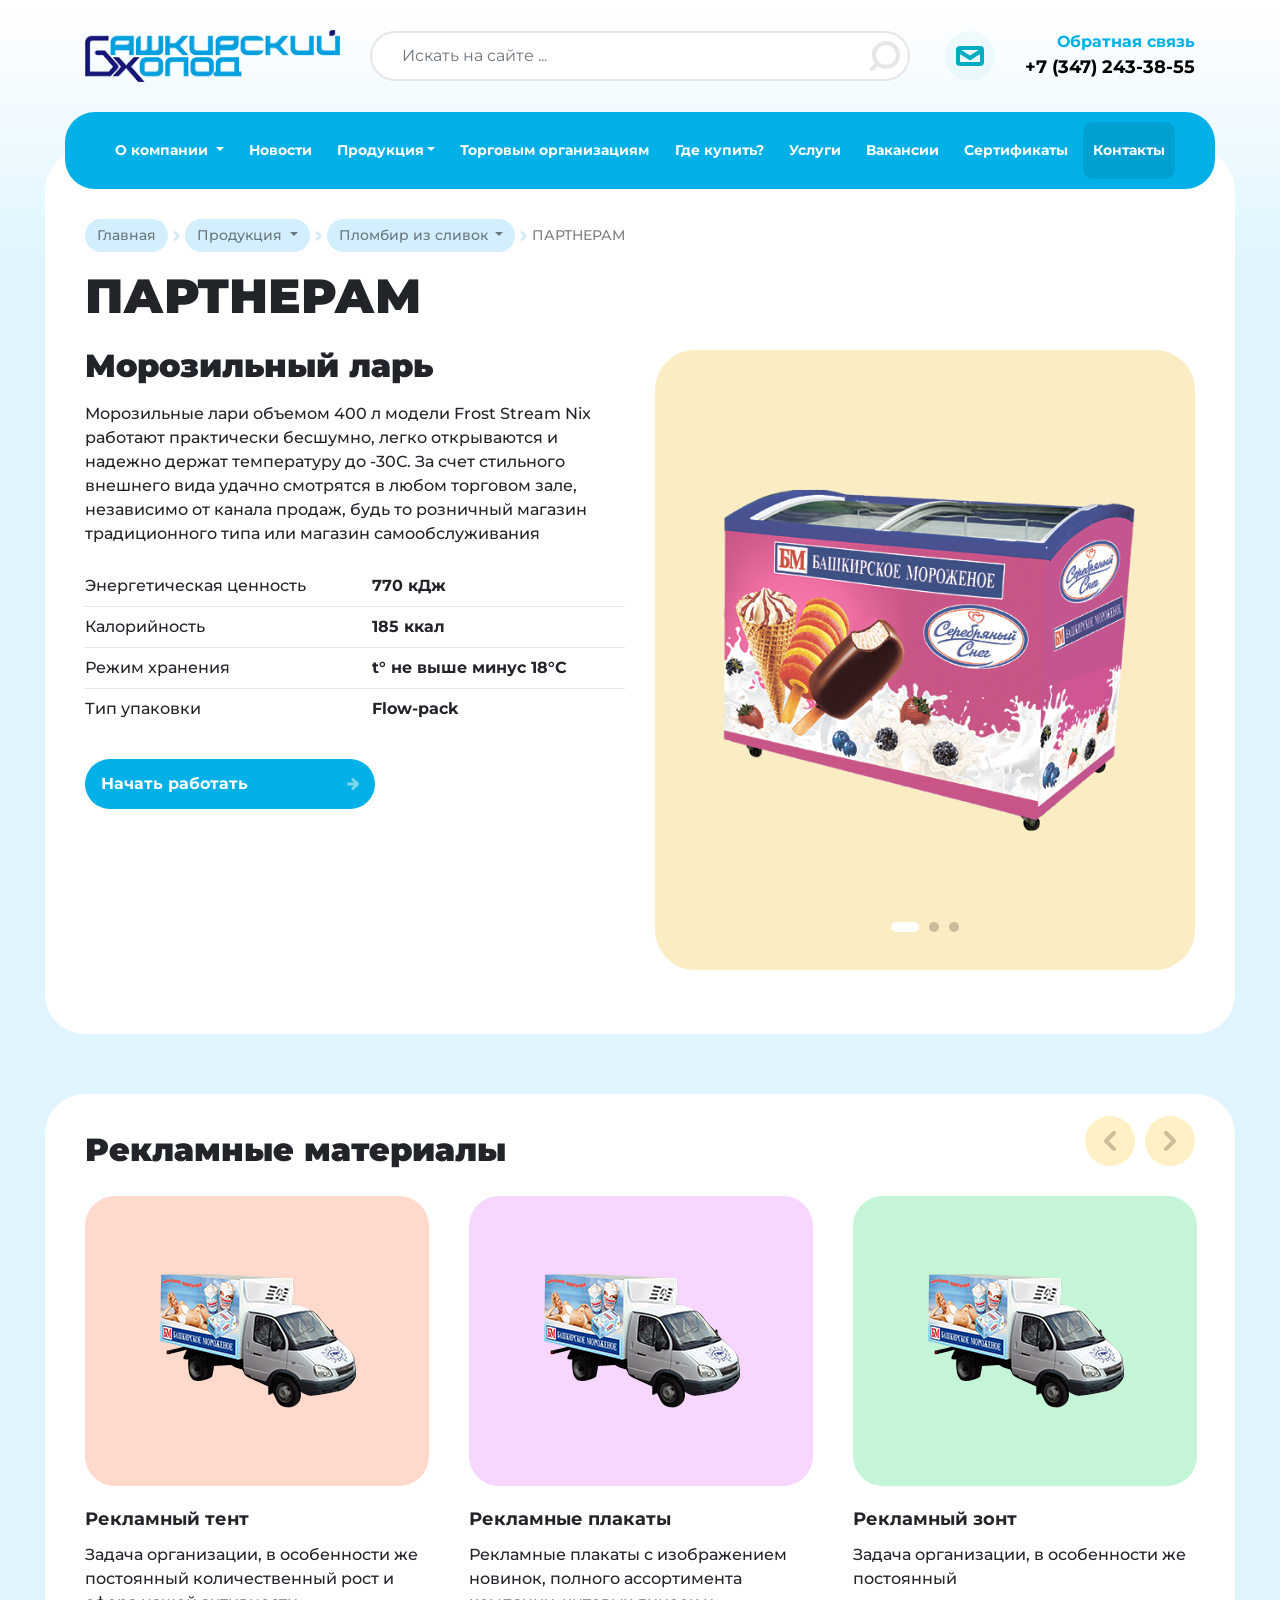
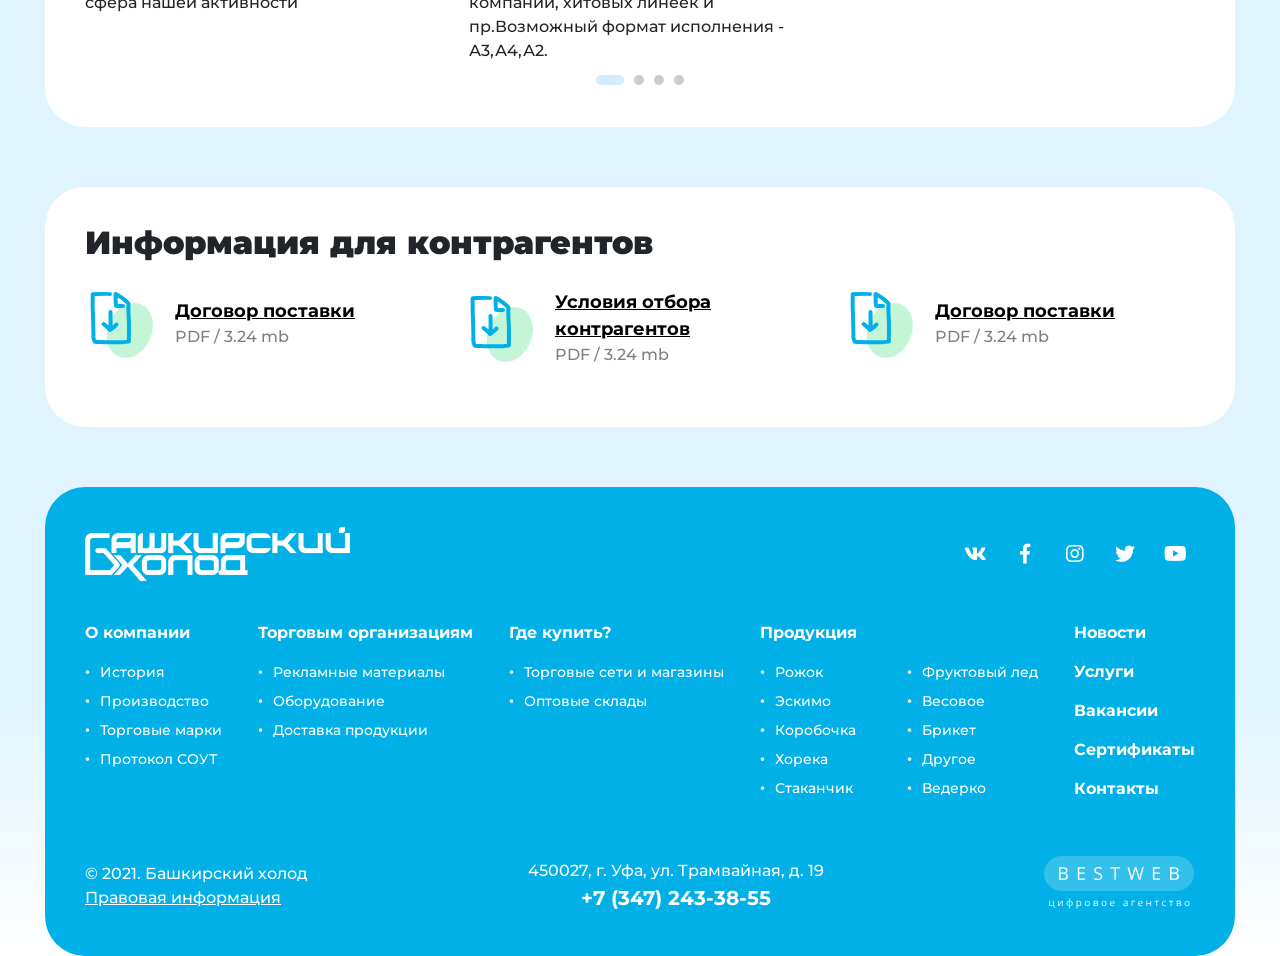
<file: partners.html>
<!DOCTYPE html>
<html lang="ru">
	<head>
		<meta charset="utf-8">
		<meta name="viewport" content="width=device-width, initial-scale=1, shrink-to-fit=no">

		<link rel="preconnect" href="https://fonts.googleapis.com">
		<link rel="preconnect" href="https://fonts.gstatic.com" crossorigin>
		<link href="https://fonts.googleapis.com/css2?family=Montserrat:ital,wght@0,300;0,400;0,700;0,900;1,300;1,400;1,700;1,900&display=swap" rel="stylesheet">
		<link href="css/bootstrap.min.css" rel="stylesheet">
		<link href="css/slick.css" rel="stylesheet">
		<link href="css/brands.min.css" rel="stylesheet">
		<link href="css/fontawesome.min.css" rel="stylesheet">
		<link href="css/styles.min.css" rel="stylesheet">
		<link href="css/media.css" rel="stylesheet">

		<title>Башхолод</title>

		<script src="js/jquery.min.js"></script>
		<script src="js/popper.min.js"></script>
		<script src="js/bootstrap.min.js"></script>
		<script src="js/slick.min.js"></script>
		<script src="js/main.js"></script>
	</head>
	<body>

		<div class="bottom-fixed">
			<div class="bottom-fixed__row">
				<a href="#" class="bottom-fixed-item">
					<div class="bottom-fixed-item__icon">
						<i class="bf-phone-icon"></i>
					</div>
				</a>
				<div class="bottom-fixed-item">
					<div class="bottom-fixed-item__icon">
						<i class="bf-search-icon"></i>
					</div>
				</div>
				<div class="bottom-fixed-item">
					<div class="bottom-fixed-item__icon">
						<i class="bf-mail-icon"></i>
					</div>
				</div>
				<div class="bottom-fixed-item">
					<div class="mobile-burger">
						<div class="mobile-burger__btn">
							<i class="mob-burger-icon"></i>
						</div>
						<div class="mobile-burger__body">
							<div class="container">
								<div class="mobile-burger__nav">
									<div class="mobile-burger__close">
										<i class="mob-burger-close"></i>
									</div>
									<ul class="header-nav">
										<li class="dropdown">
											<a class="dropdown-toggle" href="#" role="button" id="dropdownMenuLink" data-bs-toggle="dropdown" aria-expanded="false">
												О компании
											</a>

											<ul class="dropdown-menu" aria-labelledby="dropdownMenuLink">
												<li><a class="dropdown-item active" href="#">История</a></li>
												<li><a class="dropdown-item" href="#">Производство</a></li>
												<li><a class="dropdown-item" href="#">Торговые марки</a></li>
												<li><a class="dropdown-item" href="#">Протокол СОУТ</a></li>
											</ul>
										</li>
										<li><a href="#">Новости</a></li>
										<li>
											<a href="#">Продукция</a>
										</li>
										<li><a href="#">Торговым организациям</a></li>
										<li><a href="#">Где купить?</a></li>
										<li><a href="#">Услуги</a></li>
										<li><a href="#">Вакансии</a></li>
										<li><a href="#">Сертификаты</a></li>
										<li class="active"><a href="#">Контакты</a></li>
									</ul>
								</div>
							</div>
						</div>
					</div>
				</div>
			</div>
		</div>

		<div class="wrapper">

			<header>
				<div class="header-top">
					<div class="container">
						<div class="row align-items-center">
							<div class="col-lg-3 col header-top__logo">
								<div class="logo-wr">
									<a href="#" class="logo"><img src="images/logo.png" alt="" title=""></a>
								</div>
							</div>
							<div class="col-lg-6 header-top__search">
								<div class="header-search">
									<form action="/search/" method="GET">
										<input type="text" class="form-control" name="q" placeholder="Искать на сайте ...">
										<button type="submit">
											<svg width="30" height="30" viewBox="0 0 30 30" fill="none" xmlns="http://www.w3.org/2000/svg">
												<path d="M15.9949 26.0011C22.6204 26.0011 27.9914 20.6301 27.9914 14.0047C27.9914 7.37928 22.6204 2.0083 15.9949 2.0083C9.36951 2.0083 3.99854 7.37928 3.99854 14.0047C3.99854 20.6301 9.36951 26.0011 15.9949 26.0011Z" stroke="#E6E6E6" stroke-width="3.9988" stroke-miterlimit="22.9256" stroke-linecap="round" stroke-linejoin="round"/>
												<path d="M2.0083 27.9918L6.99336 22.9888" stroke="#E6E6E6" stroke-width="3.9988" stroke-miterlimit="22.9256" stroke-linecap="round" stroke-linejoin="round"/>
											</svg>
										</button>
									</form>
								</div>
							</div>
							<div class="col-lg-3 col header-top__callback">
								<div class="callback-item">
									<a href="#" class="callback-item__icon">
										<svg width="28" height="20" viewBox="0 0 28 20" fill="none" xmlns="http://www.w3.org/2000/svg">
											<path d="M23.8911 1.98633H4.08157C2.9244 1.98633 1.98633 2.87567 1.98633 3.97272V15.9999C1.98633 17.097 2.9244 17.9863 4.08157 17.9863H23.8911C25.0483 17.9863 25.9863 17.097 25.9863 15.9999V3.97272C25.9863 2.87567 25.0483 1.98633 23.8911 1.98633Z" stroke="#00ACC2" stroke-width="4" stroke-miterlimit="22.9256" stroke-linecap="round" stroke-linejoin="round"/>
											<path d="M25.0068 5.00684L13.9864 12L2.99316 5.00684" stroke="#00ACC2" stroke-width="4" stroke-miterlimit="22.9256" stroke-linecap="round" stroke-linejoin="round"/>
										</svg>
									</a>
									<div class="callback-item__body">
										<div class="callback-item__label">
											<a href="#">Обратная связь</a>
										</div>
										<div class="callback-item__phone"><a href="#">+7 (347) 243-38-55</a></div>
									</div>
								</div>
							</div>
						</div>
					</div>
				</div>
				<div class="header-nav-wr">
					<div class="container">
						<ul class="header-nav">
							<li class="dropdown">
								<a class="dropdown-toggle" href="#" role="button" id="dropdownMenuLink" data-bs-toggle="dropdown" aria-expanded="false">
									О компании
								</a>

								<ul class="dropdown-menu" aria-labelledby="dropdownMenuLink">
									<li><a class="dropdown-item active" href="#">История</a></li>
									<li><a class="dropdown-item" href="#">Производство</a></li>
									<li><a class="dropdown-item" href="#">Торговые марки</a></li>
									<li><a class="dropdown-item" href="#">Протокол СОУТ</a></li>
								</ul>
							</li>
							<li><a href="#">Новости</a></li>
							<li class="big-drp">
								<a class="big-drp__btn" href="#">Продукция</a>
								<div class="big-drp__body">
									<div class="big-drp__title">Форматы</div>
									<div class="formats-items">
										<a href="#" class="formats-item">
											<div class="formats-item__icon">
												<img src="images/formats-img/formats-img-1.svg" alt="" title="">
											</div>
											<div class="formats-item__text">
												Рожок
											</div>
										</a>
										<div class="formats-item">
											<div class="formats-item__icon">
												<img src="images/formats-img/formats-img-2.svg" alt="" title="">
											</div>
											<div class="formats-item__text">
												Эскимо
											</div>
										</div>
										<div class="formats-item">
											<div class="formats-item__icon">
												<img src="images/formats-img/formats-img-3.svg" alt="" title="">
											</div>
											<div class="formats-item__text">
												Коробочка
											</div>
										</div>
										<div class="formats-item">
											<div class="formats-item__icon">
												<img src="images/formats-img/formats-img-4.svg" alt="" title="">
											</div>
											<div class="formats-item__text">
												Хорека
											</div>
										</div>
										<div class="formats-item">
											<div class="formats-item__icon">
												<img src="images/formats-img/formats-img-5.svg" alt="" title="">
											</div>
											<div class="formats-item__text">
												Стаканчик
											</div>
										</div>
										<div class="formats-item">
											<div class="formats-item__icon">
												<img src="images/formats-img/formats-img-6.svg" alt="" title="">
											</div>
											<div class="formats-item__text">
												Фруктовый
												лед
											</div>
										</div>
										<div class="formats-item">
											<div class="formats-item__icon">
												<img src="images/formats-img/formats-img-7.svg" alt="" title="">
											</div>
											<div class="formats-item__text">
												Весовое
											</div>
										</div>
										<div class="formats-item">
											<div class="formats-item__icon">
												<img src="images/formats-img/formats-img-8.svg" alt="" title="">
											</div>
											<div class="formats-item__text">
												Брикет
											</div>
										</div>
										<div class="formats-item">
											<div class="formats-item__icon">
												<img src="images/formats-img/formats-img-9.svg" alt="" title="">
											</div>
											<div class="formats-item__text">
												Другое
											</div>
										</div>
										<div class="formats-item">
											<div class="formats-item__icon">
												<img src="images/formats-img/formats-img-10.svg" alt="" title="">
											</div>
											<div class="formats-item__text">
												Ведерко
											</div>
										</div>
									</div>
									<div class="big-drp__title">Бренды</div>
									<div class="brands-items">
										<div class="brands-items__col">
											<a href="#" class="brands-item color-1">
												<div class="brands-item__img">
													<img src="images/brands-item/brands-item-img-1.png" alt="" title="">
												</div>
												<div class="brands-item__text">
													Пломбир
													из сливок
												</div>
											</a>
										</div>
										<div class="brands-items__col">
											<div class="brands-item color-2">
												<div class="brands-item__img">
													<img src="images/brands-item/brands-item-img-2.png" alt="" title="">
												</div>
												<div class="brands-item__text">
													Угостись
												</div>
											</div>
										</div>
										<div class="brands-items__col">
											<div class="brands-item color-3">
												<div class="brands-item__img">
													<img src="images/brands-item/brands-item-img-3.png" alt="" title="">
												</div>
												<div class="brands-item__text">
													Bon Ami
												</div>
											</div>
										</div>
										<div class="brands-items__col">
											<div class="brands-item color-4">
												<div class="brands-item__img">
													<img src="images/brands-item/brands-item-img-4.png" alt="" title="">
												</div>
												<div class="brands-item__text">
													Пломбир
													из молока
												</div>
											</div>
										</div>
										<div class="brands-items__col">
											<div class="brands-item color-5">
												<div class="brands-item__img">
													<img src="images/brands-item/brands-item-img-5.png" alt="" title="">
												</div>
												<div class="brands-item__text">
													Джага джага
												</div>
											</div>
										</div>
										<div class="brands-items__col">
											<div class="brands-item color-6">
												<div class="brands-item__img">
													<img src="images/brands-item/brands-item-img-6.png" alt="" title="">
												</div>
												<div class="brands-item__text">
													Пломбир
												</div>
											</div>
										</div>
										<div class="brands-items__col">
											<div class="brands-item color-7">
												<div class="brands-item__img">
													<img src="images/brands-item/brands-item-img-7.png" alt="" title="">
												</div>
												<div class="brands-item__text">
													Уплетайка
												</div>
											</div>
										</div>
										<div class="brands-items__col">
											<div class="brands-item color-1">
												<div class="brands-item__img">
													<img src="images/brands-item/brands-item-img-8.png" alt="" title="">
												</div>
												<div class="brands-item__text">
													Horeca
												</div>
											</div>
										</div>
										<div class="brands-items__col">
											<div class="brands-item color-2">
												<div class="brands-item__img">
													<img src="images/brands-item/brands-item-img-9.png" alt="" title="">
												</div>
												<div class="brands-item__text">
													Зефирное
													облако
												</div>
											</div>
										</div>
										<div class="brands-items__col">
											<div class="brands-item color-3">
												<div class="brands-item__img">
													<img src="images/brands-item/brands-item-img-10.png" alt="" title="">
												</div>
												<div class="brands-item__text">
													Полонез
												</div>
											</div>
										</div>
									</div>
								</div>
							</li>
							<li><a href="#">Торговым организациям</a></li>
							<li><a href="#">Где купить?</a></li>
							<li><a href="#">Услуги</a></li>
							<li><a href="#">Вакансии</a></li>
							<li><a href="#">Сертификаты</a></li>
							<li class="active"><a href="#">Контакты</a></li>
						</ul>
					</div>
				</div>
			</header>

			<main>
				<div class="inner-page">
					<div class="container">
						<ul class="drp-breadcrumb">
							<li>
								<a href="#">Главная</a>
							</li>
							<li class="dropdown">
								<a class="dropdown-toggle" href="#" role="button" id="dropdownMenuLink" data-bs-toggle="dropdown" aria-expanded="false">
									Продукция
								</a>

								<ul class="dropdown-menu" aria-labelledby="dropdownMenuLink">
									<li><a class="dropdown-item active" href="#">Action</a></li>
									<li><a class="dropdown-item" href="#">Another action</a></li>
									<li><a class="dropdown-item" href="#">Something else here</a></li>
								</ul>
							</li>
							<li class="dropdown">
								<a class="dropdown-toggle" href="#" role="button" id="dropdownMenuLink" data-bs-toggle="dropdown" aria-expanded="false">
									Пломбир из сливок
								</a>

								<ul class="dropdown-menu" aria-labelledby="dropdownMenuLink">
									<li><a class="dropdown-item" href="#">Action</a></li>
									<li><a class="dropdown-item" href="#">Another action</a></li>
									<li><a class="dropdown-item" href="#">Something else here</a></li>
								</ul>
							</li>
							<li>
								<span>ПАРТНЕРАМ</span>
							</li>
						</ul>
						<div class="inner-page__title">ПАРТНЕРАМ</div>
						<div class="inner-page-white ml100">
							<div class="partners">
								<div class="row">
									<div class="col-lg-6">
										<div class="partners__title">Морозильный ларь</div>
										<div class="partners__text">
											Морозильные лари объемом 400 л модели Frost Stream Nix работают практически бесшумно, легко открываются и надежно держат температуру до -30С. За счет стильного внешнего вида удачно смотрятся в любом торговом зале, независимо от канала продаж, будь то розничный магазин традиционного типа или магазин самообслуживания
										</div>
										<table class="table product-inner-body__char">
											<tbody>
												<tr>
													<td>Энергетическая ценность</td>
													<td><b>770 кДж</b></td>
												</tr>
												<tr>
													<td>Калорийность</td>
													<td><b>185 ккал</b></td>
												</tr>
												<tr>
													<td>Режим хранения</td>
													<td><b>t° не выше минус 18°С</b></td>
												</tr>
												<tr>
													<td>Тип упаковки</td>
													<td><b>Flow-pack</b></td>
												</tr>
											</tbody>
										</table>
										<div class="partners__btn">
											<a href="#" class="btn btn-blue">Начать работать <i class="btn-arrow-right-w"></i></a>
										</div>
									</div>
									<div class="col-lg-6">
										<div class="partners-slider">
											<div>
												<div class="partners__img">
													<img src="images/partners-img-1.png" alt="" title="">
												</div>
											</div>
											<div>
												<div class="partners__img">
													<img src="images/partners-img-1.png" alt="" title="">
												</div>
											</div>
											<div>
												<div class="partners__img">
													<img src="images/partners-img-1.png" alt="" title="">
												</div>
											</div>
										</div>
									</div>
								</div>
							</div>
						</div>
					</div>
				</div>
				<div class="partners-promo-wr">
					<div class="container">
						<div class="partners-promo ml100">
							<div class="partners-promo__title">Рекламные материалы</div>
							<div class="product-more-slider">
								<div>
									<div class="partners-item">
										<div class="partners-item__img color-1">
											<img src="images/partners-item-img-1.png" alt="" title="">
										</div>
										<div class="partners-item__bottom">
											<div class="partners-item__title">Рекламный тент</div>
											<div class="partners-item__text">
												Задача организации, в особенности же постоянный количественный рост и сфера нашей активности
											</div>
										</div>
									</div>
								</div>
								<div>
									<div class="partners-item">
										<div class="partners-item__img color-2">
											<img src="images/partners-item-img-1.png" alt="" title="">
										</div>
										<div class="partners-item__bottom">
											<div class="partners-item__title">Рекламные плакаты</div>
											<div class="partners-item__text">
												Рекламные плакаты с изображением новинок, полного ассортимента компании, хитовых линеек и пр.Возможный формат исполнения - А3,А4,А2.
											</div>
										</div>
									</div>
								</div>
								<div>
									<div class="partners-item">
										<div class="partners-item__img color-3">
											<img src="images/partners-item-img-1.png" alt="" title="">
										</div>
										<div class="partners-item__bottom">
											<div class="partners-item__title">Рекламный зонт</div>
											<div class="partners-item__text">
												Задача организации, в особенности же постоянный
											</div>
										</div>
									</div>
								</div>
								<div>
									<div class="partners-item">
										<div class="partners-item__img color-4">
											<img src="images/partners-item-img-1.png" alt="" title="">
										</div>
										<div class="partners-item__bottom">
											<div class="partners-item__title">Каталог</div>
											<div class="partners-item__text">
												Красочный подробный каталог, с наглядным изображением всей продукции
											</div>
										</div>
									</div>
								</div>
								<div>
									<div class="partners-item">
										<div class="partners-item__img color-1">
											<img src="images/partners-item-img-1.png" alt="" title="">
										</div>
										<div class="partners-item__bottom">
											<div class="partners-item__title">Рекламный тент</div>
											<div class="partners-item__text">
												Задача организации, в особенности же постоянный количественный рост и сфера нашей активности
											</div>
										</div>
									</div>
								</div>
								<div>
									<div class="partners-item">
										<div class="partners-item__img color-2">
											<img src="images/partners-item-img-1.png" alt="" title="">
										</div>
										<div class="partners-item__bottom">
											<div class="partners-item__title">Рекламные плакаты</div>
											<div class="partners-item__text">
												Рекламные плакаты с изображением новинок, полного ассортимента компании, хитовых линеек и пр.Возможный формат исполнения - А3,А4,А2.
											</div>
										</div>
									</div>
								</div>
							</div>
						</div>
					</div>
				</div>
				<div class="partners-info-wr">
					<div class="container">
						<div class="partners-info ml100">
							<div class="partners-info__title">Информация для контрагентов</div>
							<div class="partners-info-items">
								<div class="row">
									<div class="col-lg-4">
										<a href="#" class="partners-info-item">
											<div class="partners-info-item__icon">
												<img src="images/partners-info-item-icon-1.svg" alt="" title="">
											</div>
											<div class="partners-info-item__body">
												<div class="partners-info-item__text">
													Договор поставки
												</div>
												<div class="partners-info-item__desc">
													PDF / 3.24 mb
												</div>
											</div>
										</a>
									</div>
									<div class="col-lg-4">
										<a href="#" class="partners-info-item">
											<div class="partners-info-item__icon">
												<img src="images/partners-info-item-icon-1.svg" alt="" title="">
											</div>
											<div class="partners-info-item__body">
												<div class="partners-info-item__text">
													Условия отбора контрагентов
												</div>
												<div class="partners-info-item__desc">
													PDF / 3.24 mb
												</div>
											</div>
										</a>
									</div>
									<div class="col-lg-4">
										<a href="#" class="partners-info-item">
											<div class="partners-info-item__icon">
												<img src="images/partners-info-item-icon-1.svg" alt="" title="">
											</div>
											<div class="partners-info-item__body">
												<div class="partners-info-item__text">
													Договор поставки
												</div>
												<div class="partners-info-item__desc">
													PDF / 3.24 mb
												</div>
											</div>
										</a>
									</div>
								</div>
							</div>
						</div>
					</div>
				</div>
			</main>

			<footer>
				<div class="footer-top-wr">
					<div class="container">
						<div class="footer-top ml100">
							<div class="footer-top__row">
								<div class="footer-top__logo">
									<a href="#"><img src="images/footer-logo.png" alt="" title=""></a>
								</div>
								<div class="soc">
									<ul>
										<li><a href="#"><i class="fab fa-vk"></i></a></li>
										<li><a href="#"><i class="fab fa-facebook-f"></i></a></li>
										<li><a href="#"><i class="fab fa-instagram"></i></a></li>
										<li><a href="#"><i class="fab fa-twitter"></i></a></li>
										<li><a href="#"><i class="fab fa-youtube"></i></a></li>
									</ul>
								</div>
							</div>
							<div class="footer-top-lists">
								<div class="footer-top-lists__col">
									<div class="footer-top-list__title"><a href="#">О компании</a></div>
									<ul class="footer-top-list">
										<li><a href="#">История</a></li>
										<li><a href="#">Производство</a></li>
										<li><a href="#">Торговые марки</a></li>
										<li><a href="#">Протокол СОУТ</a></li>
									</ul>
								</div>
								<div class="footer-top-lists__col">
									<div class="footer-top-list__title">Торговым организациям</div>
									<ul class="footer-top-list">
										<li><a href="#">Рекламные материалы</a></li>
										<li><a href="#">Оборудование</a></li>
										<li><a href="#">Доставка продукции</a></li>
									</ul>
								</div>
								<div class="footer-top-lists__col">
									<div class="footer-top-list__title">Где купить?</div>
									<ul class="footer-top-list">
										<li><a href="#">Торговые сети и магазины</a></li>
										<li><a href="#">Оптовые склады</a></li>
									</ul>
								</div>
								<div class="footer-top-lists__col">
									<div class="footer-top-list__title">Продукция</div>
									<ul class="footer-top-list col2">
										<li><a href="#">Рожок</a></li>
										<li><a href="#">Эскимо</a></li>
										<li><a href="#">Коробочка</a></li>
										<li><a href="#">Хорека</a></li>
										<li><a href="#">Стаканчик</a></li>
										<li><a href="#">Фруктовый лед</a></li>
										<li><a href="#">Весовое</a></li>
										<li><a href="#">Брикет</a></li>
										<li><a href="#">Другое</a></li>
										<li><a href="#">Ведерко</a></li>
									</ul>
								</div>
								<div class="footer-top-lists__col">
									<div class="footer-top-list__title"><a href="#">Новости</a></div>
									<div class="footer-top-list__title"><a href="#">Услуги</a></div>
									<div class="footer-top-list__title"><a href="#">Вакансии</a></div>
									<div class="footer-top-list__title"><a href="#">Сертификаты</a></div>
									<div class="footer-top-list__title"><a href="#">Контакты</a></div>
								</div>
							</div>
							<div class="footer-top__row">
								<div class="soc in-mobile">
									<ul>
										<li><a href="#"><i class="fab fa-vk"></i></a></li>
										<li><a href="#"><i class="fab fa-facebook-f"></i></a></li>
										<li><a href="#"><i class="fab fa-instagram"></i></a></li>
										<li><a href="#"><i class="fab fa-twitter"></i></a></li>
										<li><a href="#"><i class="fab fa-youtube"></i></a></li>
									</ul>
								</div>
								<div class="footer-top__text">
									<div>© 2021. Башкирский холод</div>
									<a href="#">Правовая информация</a>
								</div>
								<div class="footer-top__center">
									<div class="footer-top__text">450027, г. Уфа, ул. Трамвайная, д. 19</div>
									<div class="footer-top__phone">
										<a href="#">+7 (347) 243-38-55</a>
									</div>
								</div>
								<div class="footer-top__bw">
									<a class="bestweb"  href="https://bestweb.ru/" target="_blank" title="Разработка сайта, поддержка сайта Bestweb г.Уфа"><span>Bestweb - разработка сайта, поддержка сайта, г.Уфа</span>
										<svg width="151" height="60" viewBox="0 0 151 60" fill="none" xmlns="http://www.w3.org/2000/svg">
											<path class="bw-logo" fill-rule="evenodd" clip-rule="evenodd" d="M17.5012 0H132.502C142.127 0 150.002 7.87492 150.002 17.4999C150.002 27.125 142.127 34.9999 132.502 34.9999H17.5012C7.87615 34.9999 0.0012207 27.1249 0.0012207 17.4999C0.0012207 7.87491 7.87617 0 17.5012 0Z" fill="white" fill-opacity="0.2"/>
											<path class="bw-logo-text" d="M15.0012 11.1831H18.656C20.372 11.1831 21.6136 11.434 22.3807 11.9357C23.1477 12.4374 23.5312 13.2286 23.5312 14.312C23.5312 15.0617 23.3169 15.6817 22.8909 16.1687C22.462 16.6557 21.8398 16.9717 21.0183 17.1163V17.2019C22.9816 17.5296 23.9664 18.539 23.9664 20.2276C23.9664 21.358 23.5735 22.2408 22.7914 22.8754C22.0122 23.5098 20.9186 23.8259 19.5137 23.8259H15.0012V11.1831V11.1831ZM16.5053 16.5967H18.9822C20.0452 16.5967 20.81 16.4346 21.2752 16.1069C21.7403 15.782 21.9728 15.233 21.9728 14.4597C21.9728 13.7513 21.716 13.2405 21.1964 12.9247C20.6771 12.6118 19.849 12.4522 18.7166 12.4522H16.5053V16.5967V16.5967ZM16.5053 17.8425V22.5716H19.2028C20.2482 22.5716 21.0334 22.3737 21.562 21.9811C22.0907 21.5854 22.3532 20.9655 22.3532 20.1241C22.3532 19.3389 22.0844 18.7635 21.5439 18.3944C21.0061 18.0257 20.1847 17.8425 19.0789 17.8425H16.5053V17.8425ZM41.0219 23.8259H33.8088V11.1831H41.0219V12.4876H35.3129V16.5612H40.674V17.8601H35.3129V22.5123H41.0219V23.8259V23.8259ZM58.2523 20.4609C58.2523 21.5738 57.8385 22.4415 57.0139 23.0645C56.1864 23.687 55.0659 23.9999 53.6488 23.9999C52.1179 23.9999 50.9369 23.8052 50.112 23.4186V22.0018C50.6407 22.2201 51.2207 22.3944 51.8457 22.5211C52.471 22.6481 53.0904 22.7099 53.7032 22.7099C54.7061 22.7099 55.4613 22.5242 55.969 22.152C56.4764 21.7801 56.7298 21.2637 56.7298 20.5995C56.7298 20.1627 56.6394 19.8024 56.4611 19.5221C56.28 19.2446 55.9778 18.9849 55.558 18.7485C55.1353 18.5126 54.495 18.2439 53.6338 17.946C52.4288 17.5236 51.5679 17.0247 51.0546 16.449C50.5378 15.8736 50.2782 15.1207 50.2782 14.191C50.2782 13.217 50.6529 12.4434 51.4018 11.8649C52.151 11.2894 53.1417 11 54.377 11C55.6606 11 56.8449 11.2302 57.9232 11.6939L57.4549 12.9721C56.3888 12.535 55.3496 12.3167 54.3408 12.3167C53.5434 12.3167 52.9212 12.482 52.4742 12.8153C52.0243 13.1521 51.8006 13.6152 51.8006 14.2088C51.8006 14.6485 51.882 15.0056 52.0481 15.286C52.2142 15.5666 52.4923 15.8234 52.8849 16.0564C53.2778 16.2897 53.8787 16.5465 54.6852 16.83C56.0415 17.3023 56.9778 17.8099 57.4849 18.3502C57.9957 18.8933 58.2523 19.5961 58.2523 20.4609V20.4609ZM71.943 23.8259H70.4389V12.4876H66.3429V11.1831H76.0419V12.4876H71.943V23.8259ZM96.3416 23.8259H94.8554L92.2458 15.3599C92.1217 14.9852 91.9828 14.5127 91.8289 13.9401C91.6749 13.3703 91.5964 13.0279 91.5902 12.9128C91.4604 13.6745 91.2551 14.507 90.9711 15.4101L88.4398 23.8259H86.9539L83.5103 11.1831H85.102L87.1469 18.9908C87.4309 20.0858 87.6364 21.0777 87.7663 21.9663C87.9264 20.9124 88.162 19.8792 88.4761 18.8698L90.7931 11.1831H92.3876L94.8191 18.9406C95.1031 19.8319 95.3418 20.8413 95.538 21.9663C95.6497 21.1486 95.8614 20.1508 96.1724 18.973L98.208 11.1831H99.803L96.3416 23.8259ZM116.106 23.8259H108.893V11.1831H116.106V12.4876H110.397V16.5612H115.759V17.8601H110.397V22.5123H116.106V23.8259V23.8259ZM126.036 11.1831H129.691C131.407 11.1831 132.648 11.4339 133.415 11.9357C134.183 12.4374 134.566 13.2286 134.566 14.312C134.566 15.0617 134.352 15.6817 133.926 16.1687C133.497 16.6556 132.875 16.9717 132.053 17.1163V17.2019C134.017 17.5296 135.001 18.539 135.001 20.2276C135.001 21.358 134.608 22.2407 133.826 22.8754C133.047 23.5098 131.953 23.8259 130.549 23.8259H126.036V11.1831V11.1831ZM127.541 16.5967H130.018C131.081 16.5967 131.845 16.4345 132.31 16.1069C132.775 15.782 133.007 15.2329 133.007 14.4596C133.007 13.7513 132.751 13.2405 132.231 12.9247C131.712 12.6117 130.884 12.4521 129.752 12.4521H127.541V16.5967V16.5967ZM127.541 17.8425V22.5715H130.238C131.283 22.5715 132.068 22.3737 132.597 21.9811C133.125 21.5854 133.388 20.9654 133.388 20.1241C133.388 19.3389 133.119 18.7635 132.579 18.3944C132.041 18.0256 131.219 17.8425 130.114 17.8425H127.541V17.8425Z" fill="white"/>
											<path class="bw-text" d="M10.5575 51.9481H9.74769V50.0983H5.33923V44.7464H6.14912V49.3998H8.99085V44.7464H9.80096V49.3998H10.5575V51.9481ZM14.8444 44.7465V48.1398L14.8092 49.0282L14.7945 49.3065L17.6909 44.7465H18.7009V50.0983H17.9443V46.8265L17.9593 46.1816L17.9826 45.5484L15.0927 50.0983H14.0827V44.7465H14.8444V44.7465ZM28.636 47.4181C28.636 48.2283 28.4062 48.8731 27.9461 49.3533C27.4844 49.8332 26.8412 50.1082 26.0143 50.1765V52.5001H25.2127V50.1765C24.406 50.115 23.7678 49.8383 23.2993 49.3465C22.831 48.855 22.596 48.2115 22.596 47.4181C22.596 46.6066 22.8293 45.9634 23.2962 45.4832C23.7644 45.005 24.4127 44.7331 25.2427 44.6682V42.5H26.0143V44.6682C26.831 44.7433 27.4727 45.0248 27.9379 45.5132C28.4028 46.0016 28.6361 46.6366 28.6361 47.4181L28.636 47.4181ZM23.4461 47.4181C23.4461 48.0432 23.5893 48.5333 23.8761 48.8865C24.1627 49.2416 24.6177 49.4483 25.2427 49.5067V45.3466C24.6412 45.4032 24.191 45.5983 23.8928 45.935C23.5943 46.2732 23.4461 46.7667 23.4461 47.4181V47.4181ZM27.7962 47.4181C27.7962 46.1717 27.2029 45.4832 26.0143 45.3565V49.5067C26.6329 49.4449 27.0844 49.2365 27.3696 48.8833C27.6545 48.5282 27.7962 48.04 27.7962 47.4181V47.4181ZM35.0262 50.1966C34.6779 50.1966 34.3595 50.1317 34.0712 50.0033C33.7829 49.8749 33.5411 49.6765 33.3461 49.41H33.288C33.3263 49.7215 33.3461 50.0183 33.3461 50.2984V52.5001H32.5363V44.7465H33.1945L33.3079 45.4798H33.3461C33.5544 45.1867 33.7962 44.9749 34.0729 44.8448C34.3496 44.715 34.6679 44.6481 35.0262 44.6481C35.7363 44.6481 36.2828 44.8916 36.6695 45.3766C37.0547 45.8616 37.248 46.5416 37.248 47.4181C37.248 48.2966 37.0513 48.98 36.6596 49.4667C36.2664 49.9531 35.723 50.1966 35.0262 50.1966ZM34.908 45.3383C34.3612 45.3383 33.9663 45.4883 33.7228 45.7916C33.4779 46.0949 33.3529 46.5765 33.3461 47.2367V47.4181C33.3461 48.1699 33.4711 48.7082 33.7228 49.0316C33.9728 49.355 34.3746 49.5166 34.9279 49.5166C35.3913 49.5166 35.753 49.3298 36.0147 48.9551C36.2763 48.5817 36.4078 48.065 36.4078 47.4082C36.4078 46.7398 36.2763 46.2281 36.0147 45.8715C35.753 45.5149 35.3845 45.3383 34.908 45.3383V45.3383ZM45.7664 47.4181C45.7664 48.29 45.5464 48.9715 45.1082 49.4616C44.6682 49.9517 44.0616 50.1966 43.2866 50.1966C42.8082 50.1966 42.3832 50.0832 42.0116 49.8582C41.6414 49.6348 41.3548 49.3117 41.1533 48.8916C40.9497 48.4715 40.8497 47.9799 40.8497 47.4181C40.8497 46.545 41.0683 45.865 41.5048 45.3783C41.9399 44.8916 42.5465 44.6481 43.3198 44.6481C44.0698 44.6481 44.6631 44.8981 45.1048 45.3964C45.5464 45.8948 45.7664 46.5683 45.7664 47.4181V47.4181ZM41.6899 47.4181C41.6899 48.1015 41.8265 48.6217 42.0998 48.98C42.373 49.3383 42.7747 49.5166 43.3065 49.5166C43.8366 49.5166 44.2399 49.3383 44.5149 48.9834C44.7898 48.6265 44.9265 48.1049 44.9265 47.4181C44.9265 46.7367 44.7898 46.2199 44.5149 45.8667C44.2399 45.5149 43.8332 45.3383 43.2966 45.3383C42.7648 45.3383 42.3648 45.5115 42.095 45.8599C41.8248 46.2083 41.6899 46.7282 41.6899 47.4181V47.4181ZM54.0118 46.0898C54.0118 46.4382 53.9117 46.7015 53.7116 46.8832C53.5117 47.0632 53.23 47.1848 52.87 47.2466V47.29C53.3249 47.3532 53.6583 47.4867 53.8683 47.6917C54.0784 47.8966 54.1833 48.1801 54.1833 48.5401C54.1833 49.0384 53.9999 49.4233 53.6333 49.6932C53.2665 49.9633 52.7333 50.0983 52.03 50.0983H49.6716V44.7465H52.0198C53.3482 44.7465 54.0117 45.1949 54.0117 46.0898L54.0118 46.0898ZM53.3717 48.4865C53.3717 48.1965 53.2617 47.9865 53.0432 47.8549C52.8232 47.7231 52.4584 47.6565 51.9515 47.6565H50.4815V49.4199H51.9716C52.9048 49.4199 53.3717 49.1081 53.3717 48.4865ZM53.2217 46.1683C53.2217 45.9067 53.12 45.7233 52.9199 45.6133C52.72 45.505 52.4167 45.45 52.0099 45.45H50.4815V46.9583H51.8532C52.3549 46.9583 52.7084 46.8965 52.9133 46.7732C53.1183 46.6499 53.2217 46.4484 53.2217 46.1683V46.1683ZM62.4616 47.4181C62.4616 48.29 62.2416 48.9715 61.8034 49.4616C61.3634 49.9517 60.7568 50.1966 59.9818 50.1966C59.5033 50.1966 59.0784 50.0832 58.7068 49.8582C58.3366 49.6348 58.05 49.3117 57.8485 48.8916C57.6449 48.4715 57.5449 47.9799 57.5449 47.4181C57.5449 46.545 57.7634 45.865 58.1999 45.3783C58.6351 44.8916 59.2417 44.6481 60.015 44.6481C60.765 44.6481 61.3583 44.8981 61.8 45.3964C62.2416 45.8948 62.4616 46.5683 62.4616 47.4181V47.4181ZM58.3851 47.4181C58.3851 48.1015 58.5217 48.6217 58.7949 48.98C59.0682 49.3383 59.4699 49.5166 60.0017 49.5166C60.5318 49.5166 60.9351 49.3383 61.2101 48.9834C61.485 48.6265 61.6217 48.1049 61.6217 47.4181C61.6217 46.7367 61.485 46.2199 61.2101 45.8667C60.9351 45.5149 60.5284 45.3383 59.9918 45.3383C59.46 45.3383 59.06 45.5115 58.7902 45.8599C58.52 46.2083 58.3851 46.7282 58.3851 47.4181V47.4181ZM68.6269 50.1966C67.8352 50.1966 67.2119 49.9548 66.7552 49.4732C66.2968 48.9916 66.0684 48.3232 66.0684 47.4666C66.0684 46.6032 66.2801 45.9183 66.7051 45.4098C67.1303 44.9032 67.7003 44.6481 68.4169 44.6481C69.087 44.6481 69.6185 44.8698 70.0085 45.31C70.4003 45.7516 70.5953 46.3333 70.5953 47.0567V47.5683H66.9086C66.9253 48.1965 67.0835 48.6733 67.3837 48.9998C67.6853 49.325 68.1102 49.4883 68.657 49.4883C69.2318 49.4883 69.8019 49.3683 70.3651 49.1266V49.85C70.0786 49.9733 69.8084 50.0617 69.5519 50.115C69.2968 50.1683 68.9886 50.1966 68.6269 50.1966ZM68.407 45.3281C67.977 45.3281 67.6351 45.4682 67.3803 45.7482C67.1234 46.0283 66.9735 46.4149 66.9284 46.9099H69.7251C69.7251 46.3982 69.612 46.0065 69.3835 45.7349C69.1553 45.4633 68.8302 45.3281 68.407 45.3281ZM82.9467 50.0983L82.7868 49.3366H82.7469C82.4802 49.6717 82.2134 49.8981 81.9484 50.0183C81.6836 50.1365 81.3519 50.1966 80.9551 50.1966C80.425 50.1966 80.0086 50.06 79.7067 49.785C79.4068 49.5115 79.2552 49.1232 79.2552 48.6183C79.2552 47.5383 80.12 46.9717 81.8486 46.9198L82.7568 46.89V46.5584C82.7568 46.1383 82.667 45.8282 82.4853 45.6283C82.3053 45.4282 82.017 45.3281 81.6184 45.3281C81.1734 45.3281 80.6685 45.465 80.1053 45.7383L79.8567 45.1184C80.12 44.9749 80.4086 44.8616 80.7235 44.7816C81.0368 44.7 81.3519 44.6583 81.6686 44.6583C82.3052 44.6583 82.7787 44.8 83.0868 45.0832C83.3935 45.3667 83.5485 45.8216 83.5485 46.4467V50.0983H82.9467V50.0983ZM81.1167 49.5265C81.6201 49.5265 82.017 49.3882 82.3053 49.1115C82.5935 48.8349 82.737 48.4482 82.737 47.9499V47.4666L81.9268 47.5C81.2819 47.5233 80.8167 47.6233 80.5336 47.8016C80.2484 47.9782 80.1053 48.2549 80.1053 48.6282C80.1053 48.9216 80.1934 49.145 80.3717 49.2983C80.5486 49.45 80.7969 49.5265 81.1167 49.5265ZM90.9234 45.4398H88.5117V50.0983H87.7018V44.7465H90.9234V45.4398ZM96.6287 50.1966C95.837 50.1966 95.2137 49.9548 94.757 49.4732C94.2986 48.9916 94.0702 48.3232 94.0702 47.4666C94.0702 46.6032 94.2819 45.9183 94.7068 45.4098C95.132 44.9032 95.702 44.6481 96.4186 44.6481C97.0887 44.6481 97.6202 44.8698 98.0103 45.31C98.402 45.7516 98.5971 46.3333 98.5971 47.0567V47.5683H94.9103C94.927 48.1965 95.0852 48.6733 95.3854 48.9998C95.687 49.325 96.1119 49.4883 96.6587 49.4883C97.2336 49.4883 97.8036 49.3683 98.3669 49.1266V49.85C98.0803 49.9733 97.8102 50.0617 97.5536 50.115C97.2985 50.1683 96.9904 50.1966 96.6287 50.1966ZM96.4087 45.3281C95.9787 45.3281 95.6368 45.4682 95.382 45.7482C95.1252 46.0283 94.9752 46.4149 94.9301 46.9099H97.7268C97.7268 46.3982 97.6137 46.0065 97.3852 45.7349C97.157 45.4633 96.8319 45.3281 96.4087 45.3281ZM103.272 44.7465V46.9884H106.27V44.7465H107.08V50.0983H106.27V47.6866H103.272V50.0983H102.462V44.7465H103.272ZM114.892 45.4398H113.154V50.0983H112.342V45.4398H110.624V44.7465H114.892V45.4398ZM120.476 50.1966C119.7 50.1966 119.101 49.9582 118.675 49.48C118.25 49.0032 118.039 48.3283 118.039 47.4567C118.039 46.5615 118.254 45.8698 118.686 45.3817C119.117 44.8933 119.732 44.6481 120.529 44.6481C120.785 44.6481 121.044 44.6764 121.301 44.7314C121.557 44.7867 121.759 44.8533 121.905 44.9265L121.657 45.6167C121.477 45.545 121.282 45.4849 121.071 45.4381C120.859 45.3899 120.672 45.3667 120.509 45.3667C119.422 45.3667 118.879 46.06 118.879 47.4465C118.879 48.1049 119.01 48.6084 119.277 48.9599C119.542 49.3117 119.936 49.4882 120.456 49.4882C120.902 49.4882 121.359 49.3916 121.827 49.2V49.9183C121.471 50.1034 121.019 50.1966 120.476 50.1966V50.1966ZM129.189 45.4398H127.451V50.0983H126.639V45.4398H124.921V44.7465H129.189V45.4398ZM137.073 46.0898C137.073 46.4382 136.972 46.7015 136.772 46.8832C136.572 47.0632 136.291 47.1848 135.931 47.2466V47.29C136.386 47.3532 136.719 47.4867 136.929 47.6917C137.139 47.8966 137.244 48.1801 137.244 48.5401C137.244 49.0384 137.061 49.4233 136.694 49.6932C136.327 49.9633 135.794 50.0983 135.091 50.0983H132.732V44.7465H135.081C136.409 44.7465 137.072 45.1949 137.072 46.0898L137.073 46.0898ZM136.432 48.4865C136.432 48.1965 136.322 47.9865 136.104 47.8549C135.884 47.7231 135.519 47.6565 135.012 47.6565H133.542V49.4199H135.032C135.966 49.4199 136.432 49.1081 136.432 48.4865ZM136.282 46.1683C136.282 45.9067 136.181 45.7233 135.981 45.6133C135.781 45.505 135.477 45.45 135.071 45.45H133.542V46.9583H134.914C135.416 46.9583 135.769 46.8965 135.974 46.7732C136.179 46.6499 136.282 46.4484 136.282 46.1683V46.1683ZM145.522 47.4181C145.522 48.29 145.302 48.9715 144.864 49.4616C144.424 49.9517 143.818 50.1966 143.043 50.1966C142.564 50.1966 142.139 50.0832 141.768 49.8582C141.397 49.6348 141.111 49.3116 140.909 48.8916C140.706 48.4715 140.606 47.9799 140.606 47.4181C140.606 46.545 140.824 45.865 141.261 45.3783C141.696 44.8916 142.302 44.6481 143.076 44.6481C143.826 44.6481 144.419 44.8981 144.861 45.3964C145.302 45.8948 145.522 46.5683 145.522 47.4181V47.4181ZM141.446 47.4181C141.446 48.1015 141.582 48.6217 141.856 48.98C142.129 49.3383 142.531 49.5166 143.062 49.5166C143.592 49.5166 143.996 49.3383 144.271 48.9834C144.546 48.6265 144.682 48.1049 144.682 47.4181C144.682 46.7367 144.546 46.2199 144.271 45.8667C143.996 45.5149 143.589 45.3383 143.052 45.3383C142.521 45.3383 142.121 45.5115 141.851 45.8599C141.581 46.2083 141.446 46.7282 141.446 47.4181V47.4181Z" fill="white"/>
											<path class="bw-text-hover" d="M17.5624 50.1966C17.214 50.1966 16.8958 50.1317 16.6075 50.0033C16.3192 49.8749 16.0774 49.6765 15.8823 49.41H15.8242C15.8625 49.7216 15.8823 50.0184 15.8823 50.2984V52.5001H15.0725V44.7465H15.7307L15.8441 45.4798H15.8823C16.0907 45.1867 16.3325 44.9749 16.6091 44.8448C16.8858 44.715 17.2041 44.6481 17.5624 44.6481C18.2725 44.6481 18.819 44.8916 19.2057 45.3766C19.5909 45.8616 19.7842 46.5417 19.7842 47.4181C19.7842 48.2966 19.5875 48.98 19.1957 49.4667C18.8026 49.9531 18.2592 50.1966 17.5624 50.1966ZM17.4442 45.3384C16.8974 45.3384 16.5026 45.4883 16.2591 45.7916C16.0142 46.0949 15.8891 46.5765 15.8823 47.2367V47.4181C15.8823 48.1699 16.0073 48.7082 16.2591 49.0316C16.5091 49.355 16.9107 49.5166 17.4641 49.5166C17.9275 49.5166 18.2892 49.3298 18.5509 48.9551C18.8125 48.5818 18.944 48.065 18.944 47.4082C18.944 46.7398 18.8125 46.2281 18.5509 45.8715C18.2892 45.5149 17.9207 45.3383 17.4442 45.3383V45.3384ZM26.9743 50.0983L26.8145 49.3366H26.7745C26.5078 49.6717 26.241 49.8982 25.976 50.0183C25.7112 50.1365 25.3795 50.1966 24.9827 50.1966C24.4526 50.1966 24.0362 50.06 23.7343 49.7851C23.4344 49.5115 23.2828 49.1232 23.2828 48.6183C23.2828 47.5383 24.1476 46.9717 25.8762 46.9198L26.7844 46.89V46.5584C26.7844 46.1383 26.6946 45.8282 26.5129 45.6283C26.3329 45.4282 26.0446 45.3282 25.646 45.3282C25.201 45.3282 24.6961 45.4651 24.1328 45.7383L23.8843 45.1184C24.1476 44.975 24.4362 44.8616 24.7511 44.7816C25.0643 44.7 25.3795 44.6583 25.6962 44.6583C26.3328 44.6583 26.8062 44.8001 27.1143 45.0832C27.421 45.3667 27.5761 45.8217 27.5761 46.4467V50.0983H26.9743ZM25.1442 49.5265C25.6477 49.5265 26.0445 49.3882 26.3328 49.1115C26.6211 48.8349 26.7645 48.4482 26.7645 47.9499V47.4666L25.9544 47.5C25.3095 47.5233 24.8443 47.6234 24.5612 47.8017C24.276 47.9783 24.1328 48.2549 24.1328 48.6282C24.1328 48.9216 24.221 49.145 24.3993 49.2984C24.5762 49.45 24.8245 49.5265 25.1442 49.5265ZM32.7493 46.9683C33.761 46.9683 34.2679 46.6882 34.2679 46.1284C34.2679 45.6017 33.8577 45.3384 33.0376 45.3384C32.7862 45.3384 32.5594 45.3599 32.3545 45.4067C32.1495 45.4515 31.8794 45.5433 31.5477 45.6799L31.2595 45.02C31.8128 44.7731 32.4177 44.6481 33.0711 44.6481C33.6862 44.6481 34.1712 44.7748 34.5261 45.0282C34.881 45.28 35.0593 45.6232 35.0593 46.0601C35.0593 46.6599 34.7245 47.0516 34.0578 47.2367V47.2767C34.4677 47.3966 34.7679 47.5684 34.9561 47.7917C35.1443 48.0148 35.2393 48.2932 35.2393 48.6282C35.2393 49.1232 35.0395 49.5084 34.6412 49.7834C34.2426 50.0583 33.691 50.1966 32.9878 50.1966C32.2179 50.1966 31.6212 50.0799 31.2011 49.85V49.1067C31.7978 49.3865 32.3996 49.5265 33.0079 49.5265C33.4762 49.5265 33.831 49.4466 34.0694 49.285C34.3095 49.1249 34.4294 48.8916 34.4294 48.59C34.4294 47.9683 33.9229 47.6565 32.9112 47.6565H32.1677V46.9683H32.7493ZM41.531 50.1966C41.1827 50.1966 40.8644 50.1317 40.5761 50.0033C40.2878 49.8749 40.046 49.6765 39.851 49.41H39.7928C39.8311 49.7216 39.851 50.0184 39.851 50.2984V52.5001H39.0411V44.7465H39.6993L39.8127 45.4798H39.851C40.0593 45.1867 40.3011 44.9749 40.5778 44.8448C40.8544 44.715 41.1727 44.6481 41.531 44.6481C42.2411 44.6481 42.7876 44.8916 43.1743 45.3766C43.5595 45.8616 43.7528 46.5417 43.7528 47.4181C43.7528 48.2966 43.5561 48.98 43.1644 49.4667C42.7712 49.9531 42.2278 50.1966 41.531 50.1966ZM41.4128 45.3384C40.866 45.3384 40.4712 45.4883 40.2277 45.7916C39.9828 46.0949 39.8578 46.5765 39.851 47.2367V47.4181C39.851 48.1699 39.976 48.7082 40.2277 49.0316C40.4777 49.355 40.8794 49.5166 41.4327 49.5166C41.8961 49.5166 42.2578 49.3298 42.5195 48.9551C42.7811 48.5818 42.9126 48.065 42.9126 47.4082C42.9126 46.7398 42.7811 46.2281 42.5195 45.8715C42.2578 45.5149 41.8893 45.3383 41.4128 45.3383V45.3384ZM50.9429 50.0983L50.7831 49.3366H50.7431C50.4763 49.6717 50.2096 49.8982 49.9445 50.0183C49.6798 50.1365 49.3481 50.1966 48.9513 50.1966C48.4212 50.1966 48.0048 50.06 47.7029 49.7851C47.403 49.5115 47.2514 49.1232 47.2514 48.6183C47.2514 47.5383 48.1162 46.9717 49.8448 46.9198L50.753 46.89V46.5584C50.753 46.1383 50.6631 45.8282 50.4814 45.6283C50.3014 45.4282 50.0132 45.3282 49.6146 45.3282C49.1696 45.3282 48.6647 45.4651 48.1014 45.7383L47.8528 45.1184C48.1162 44.975 48.4048 44.8616 48.7197 44.7816C49.0329 44.7 49.3481 44.6583 49.6648 44.6583C50.3014 44.6583 50.7748 44.8001 51.0829 45.0832C51.3896 45.3667 51.5447 45.8217 51.5447 46.4467V50.0983H50.9429H50.9429ZM49.1129 49.5265C49.6163 49.5265 50.0131 49.3882 50.3014 49.1115C50.5897 48.8349 50.7331 48.4482 50.7331 47.9499V47.4666L49.923 47.5C49.2781 47.5233 48.813 47.6234 48.5298 47.8017C48.2446 47.9783 48.1014 48.2549 48.1014 48.6282C48.1014 48.9216 48.1896 49.145 48.3679 49.2984C48.5448 49.45 48.7931 49.5265 49.1129 49.5265ZM55.4197 46.89C55.4197 45.7182 55.5915 44.8049 55.9364 44.1484C56.2814 43.4933 56.8279 43.0831 57.5779 42.9198C58.508 42.7217 59.3281 42.5615 60.0382 42.4365L60.1898 43.15C59.0596 43.3382 58.2529 43.4882 57.7679 43.5999C57.2965 43.7064 56.9413 43.9599 56.7063 44.3615C56.4696 44.7615 56.3398 45.3066 56.3179 45.9966H56.3763C56.5779 45.7233 56.8381 45.5081 57.1579 45.3517C57.4765 45.1966 57.8095 45.1184 58.1579 45.1184C58.8164 45.1184 59.328 45.3315 59.6963 45.7582C60.0648 46.1834 60.2479 46.7749 60.2479 47.5298C60.2479 48.3666 60.0347 49.02 59.6081 49.49C59.1812 49.96 58.5879 50.1966 57.8263 50.1966C57.0748 50.1966 56.4846 49.9084 56.058 49.3315C55.6331 48.7549 55.4197 47.9417 55.4197 46.89ZM57.8997 49.5166C58.893 49.5166 59.3879 48.8834 59.3879 47.6182C59.3879 46.4098 58.938 45.8066 58.0363 45.8066C57.7897 45.8066 57.5496 45.8582 57.3214 45.96C57.0913 46.0632 56.8812 46.1984 56.6913 46.3682C56.5013 46.5365 56.3531 46.7117 56.2496 46.89C56.2496 47.7467 56.3846 48.3983 56.6547 48.8465C56.9246 49.2932 57.3396 49.5166 57.8997 49.5166V49.5166ZM68.7614 47.4181C68.7614 48.2901 68.5415 48.9715 68.1032 49.4616C67.6633 49.9517 67.0567 50.1966 66.2817 50.1966C65.8032 50.1966 65.3783 50.0833 65.0067 49.8582C64.6365 49.6348 64.3499 49.3117 64.1484 48.8916C63.9448 48.4715 63.8448 47.98 63.8448 47.4181C63.8448 46.5451 64.0633 45.865 64.4998 45.3783C64.935 44.8916 65.5416 44.6481 66.3149 44.6481C67.0649 44.6481 67.6582 44.8981 68.0998 45.3965C68.5415 45.8948 68.7614 46.5683 68.7614 47.4181ZM64.685 47.4181C64.685 48.1016 64.8216 48.6217 65.0948 48.98C65.3681 49.3383 65.7697 49.5166 66.3015 49.5166C66.8316 49.5166 67.235 49.3383 67.51 48.9834C67.7849 48.6265 67.9215 48.105 67.9215 47.4181C67.9215 46.7367 67.7849 46.2199 67.51 45.8667C67.235 45.5149 66.8282 45.3384 66.2916 45.3384C65.7598 45.3384 65.3598 45.5115 65.09 45.8599C64.8199 46.2083 64.685 46.7282 64.685 47.4181ZM76.1766 45.4398H74.4384V50.0983H73.6265V45.4398H71.9084V44.7465H76.1766V45.4398ZM82.8403 44.7465H83.7286L81.4184 47.33L83.9186 50.0983H82.9718L80.53 47.3884V50.0983H79.7202V44.7465H80.53V47.3498L82.8403 44.7465V44.7465ZM90.6835 50.0983L90.5236 49.3366H90.4836C90.2169 49.6717 89.9501 49.8982 89.6851 50.0183C89.4203 50.1365 89.0887 50.1966 88.6918 50.1966C88.1617 50.1966 87.7453 50.06 87.4434 49.7851C87.1435 49.5115 86.9919 49.1232 86.9919 48.6183C86.9919 47.5383 87.8567 46.9717 89.5853 46.9198L90.4935 46.89V46.5584C90.4935 46.1383 90.4037 45.8282 90.222 45.6283C90.042 45.4282 89.7537 45.3282 89.3551 45.3282C88.9101 45.3282 88.4052 45.4651 87.842 45.7383L87.5934 45.1184C87.8567 44.975 88.1453 44.8616 88.4603 44.7816C88.7735 44.7 89.0887 44.6583 89.4053 44.6583C90.042 44.6583 90.5154 44.8001 90.8235 45.0832C91.1302 45.3667 91.2853 45.8217 91.2853 46.4467V50.0983H90.6835V50.0983ZM88.8534 49.5265C89.3568 49.5265 89.7537 49.3882 90.042 49.1115C90.3303 48.8349 90.4737 48.4482 90.4737 47.9499V47.4666L89.6635 47.5C89.0186 47.5233 88.5535 47.6234 88.2703 47.8017C87.9852 47.9783 87.842 48.2549 87.842 48.6282C87.842 48.9216 87.9301 49.145 88.1084 49.2984C88.2853 49.45 88.5337 49.5265 88.8534 49.5265V49.5265ZM102.773 50.1966C101.998 50.1966 101.398 49.9583 100.973 49.4801C100.548 49.0033 100.337 48.3283 100.337 47.4567C100.337 46.5615 100.552 45.8699 100.983 45.3817C101.415 44.8933 102.03 44.6481 102.827 44.6481C103.083 44.6481 103.342 44.6765 103.598 44.7315C103.855 44.7867 104.057 44.8533 104.203 44.9265L103.955 45.6167C103.775 45.545 103.58 45.4849 103.368 45.4381C103.157 45.3899 102.97 45.3667 102.807 45.3667C101.72 45.3667 101.177 46.06 101.177 47.4465C101.177 48.105 101.308 48.6084 101.575 48.9599C101.84 49.3117 102.233 49.4883 102.753 49.4883C103.2 49.4883 103.657 49.3916 104.125 49.2V49.9183C103.768 50.1034 103.317 50.1966 102.773 50.1966ZM111.168 50.0983L111.008 49.3366H110.968C110.702 49.6717 110.435 49.8982 110.17 50.0183C109.905 50.1365 109.574 50.1966 109.177 50.1966C108.647 50.1966 108.23 50.06 107.928 49.7851C107.628 49.5115 107.477 49.1232 107.477 48.6183C107.477 47.5383 108.342 46.9717 110.07 46.9198L110.978 46.89V46.5584C110.978 46.1383 110.888 45.8282 110.707 45.6283C110.527 45.4282 110.239 45.3282 109.84 45.3282C109.395 45.3282 108.89 45.4651 108.327 45.7383L108.078 45.1184C108.342 44.975 108.63 44.8616 108.945 44.7816C109.258 44.7 109.573 44.6583 109.89 44.6583C110.527 44.6583 111 44.8001 111.308 45.0832C111.615 45.3667 111.77 45.8217 111.77 46.4467V50.0983H111.168L111.168 50.0983ZM109.338 49.5265C109.842 49.5265 110.238 49.3882 110.527 49.1115C110.815 48.8349 110.958 48.4482 110.958 47.9499V47.4666L110.148 47.5C109.503 47.5233 109.038 47.6234 108.755 47.8017C108.47 47.9783 108.327 48.2549 108.327 48.6282C108.327 48.9216 108.415 49.145 108.593 49.2984C108.77 49.45 109.018 49.5265 109.338 49.5265V49.5265ZM116.685 44.7465V48.1398L116.65 49.0282L116.635 49.3066L119.532 44.7465H120.542V50.0983H119.785V46.8265L119.8 46.1817L119.823 45.5484L116.933 50.0983H115.923V44.7465H116.685ZM118.214 44.0384C117.612 44.0384 117.172 43.9216 116.895 43.69C116.618 43.4567 116.463 43.0732 116.432 42.54H117.193C117.222 42.8782 117.31 43.1149 117.458 43.2484C117.607 43.3816 117.865 43.4482 118.233 43.4482C118.568 43.4482 118.817 43.3765 118.977 43.2333C119.138 43.0899 119.237 42.8583 119.273 42.54H120.04C120 43.0533 119.837 43.4315 119.547 43.675C119.257 43.9165 118.812 44.0384 118.214 44.0384ZM128.353 45.4398H126.615V50.0983H125.803V45.4398H124.085V44.7465H128.353V45.4398ZM135.187 50.0983L135.027 49.3366H134.987C134.72 49.6717 134.453 49.8982 134.188 50.0183C133.924 50.1365 133.592 50.1966 133.195 50.1966C132.665 50.1966 132.249 50.06 131.947 49.7851C131.647 49.5115 131.495 49.1232 131.495 48.6183C131.495 47.5383 132.36 46.9717 134.089 46.9198L134.997 46.89V46.5584C134.997 46.1383 134.907 45.8282 134.725 45.6283C134.545 45.4282 134.257 45.3282 133.858 45.3282C133.413 45.3282 132.909 45.4651 132.345 45.7383L132.097 45.1184C132.36 44.975 132.649 44.8616 132.964 44.7816C133.277 44.7 133.592 44.6583 133.909 44.6583C134.545 44.6583 135.019 44.8001 135.327 45.0832C135.634 45.3667 135.789 45.8217 135.789 46.4467V50.0983H135.187ZM133.357 49.5265C133.86 49.5265 134.257 49.3882 134.545 49.1115C134.834 48.8349 134.977 48.4482 134.977 47.9499V47.4666L134.167 47.5C133.522 47.5233 133.057 47.6234 132.774 47.8017C132.488 47.9783 132.345 48.2549 132.345 48.6282C132.345 48.9216 132.433 49.145 132.612 49.2984C132.789 49.45 133.037 49.5265 133.357 49.5265Z" fill="white"/>
										</svg>


									</a>
								</div>
							</div>
						</div>
					</div>
				</div>
			</footer>

		</div>

	</body>
</html>
</file>
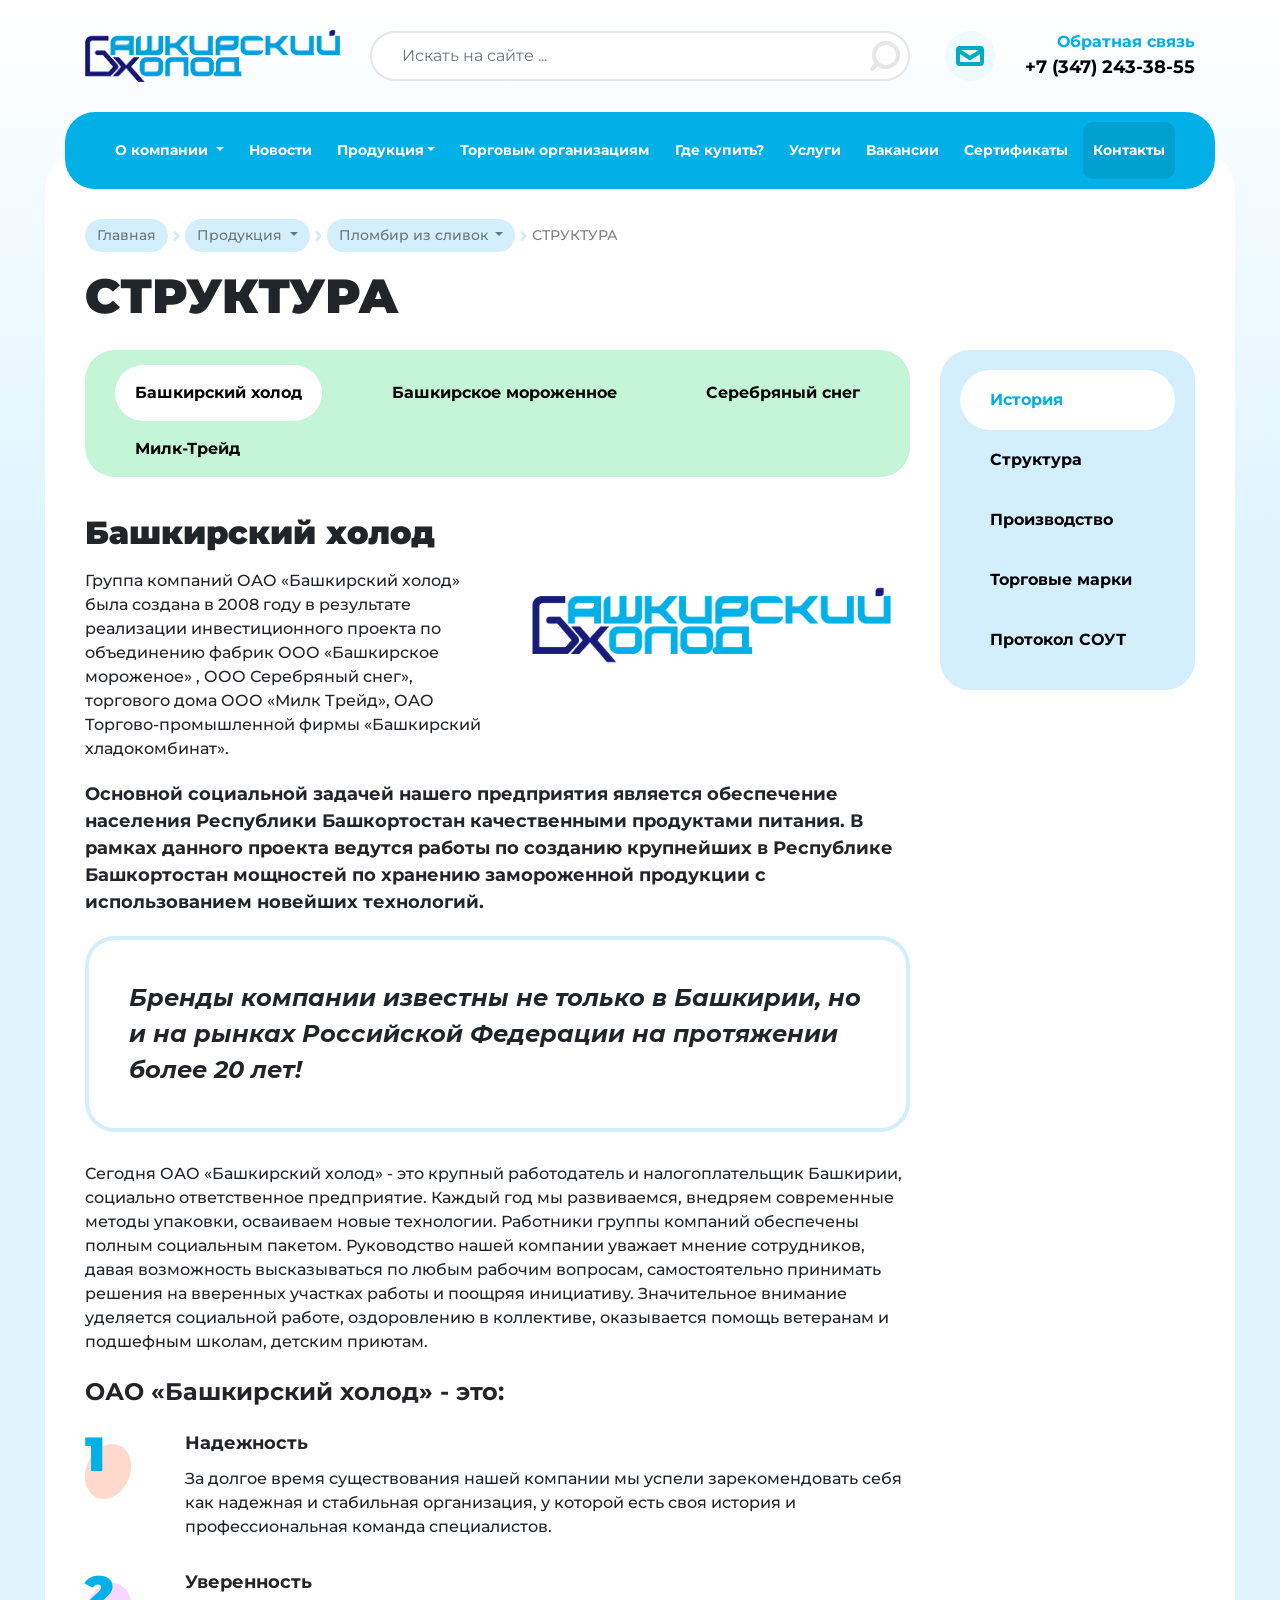
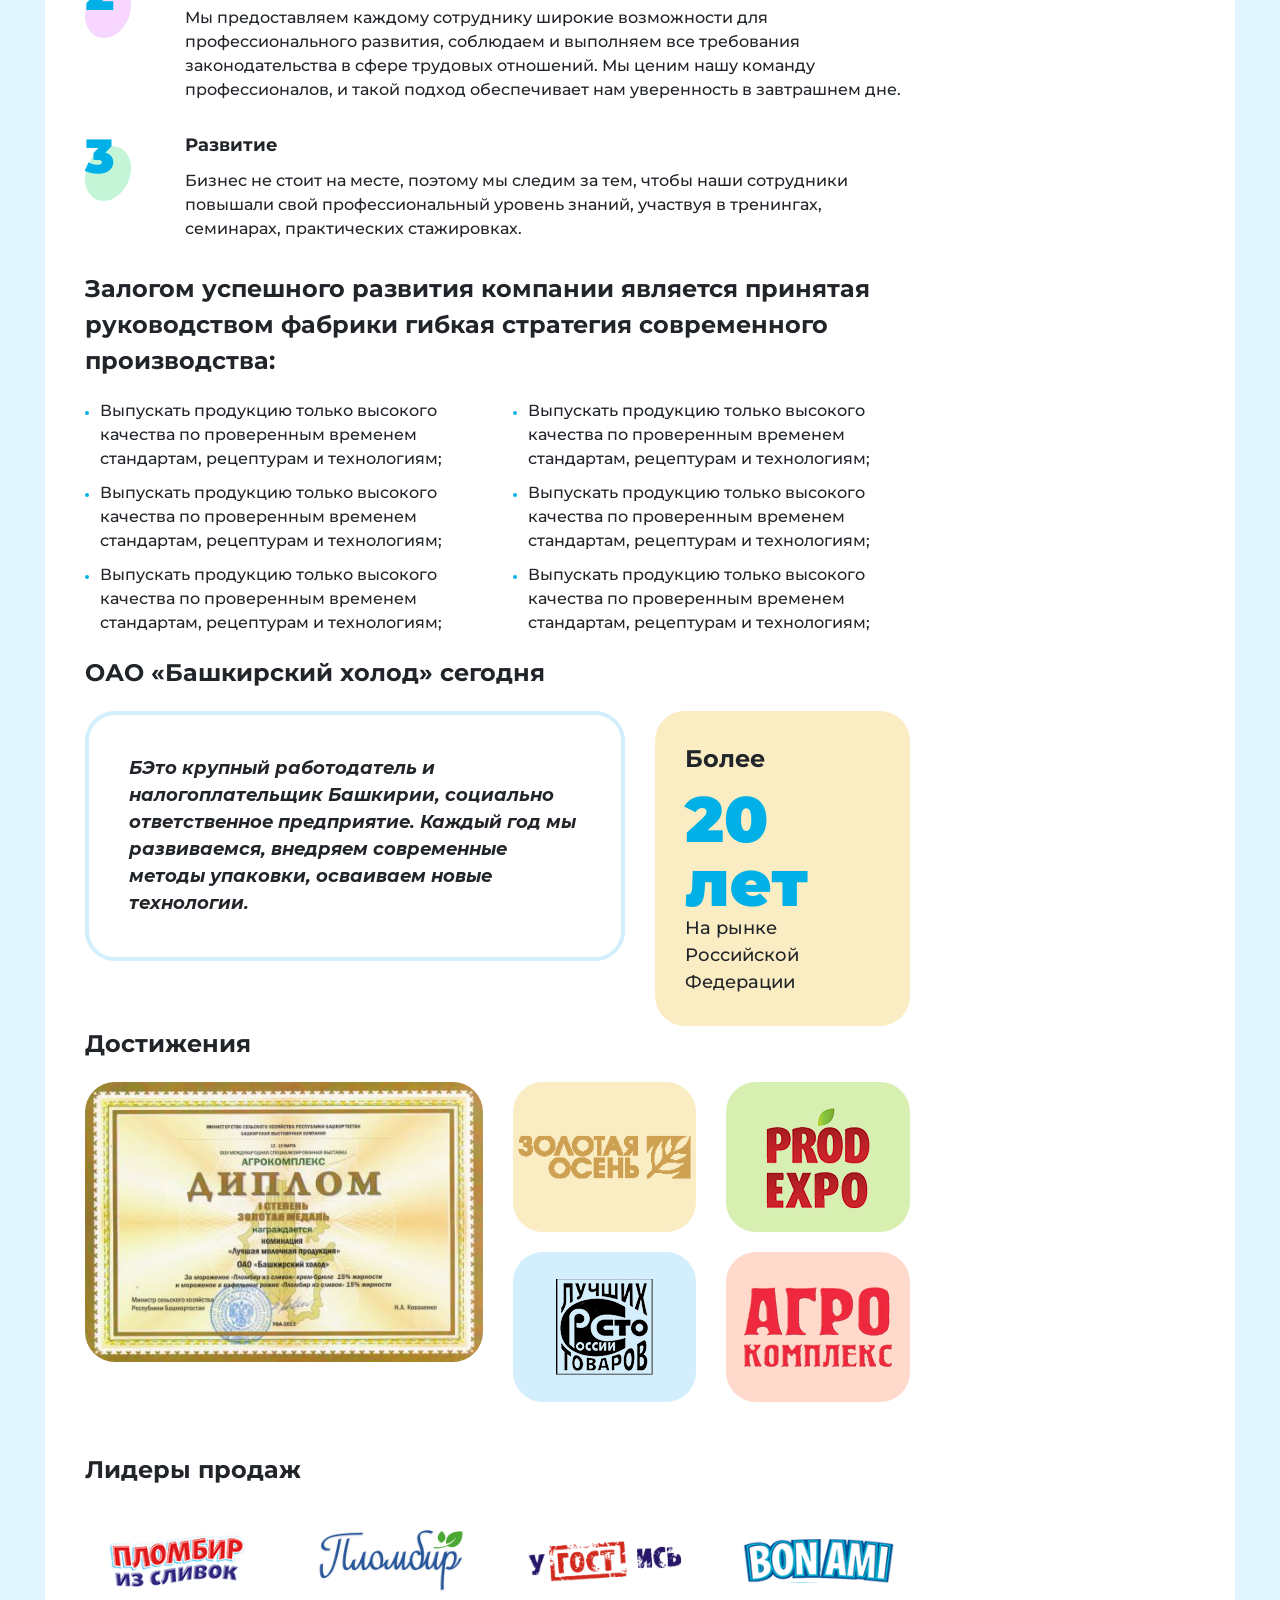
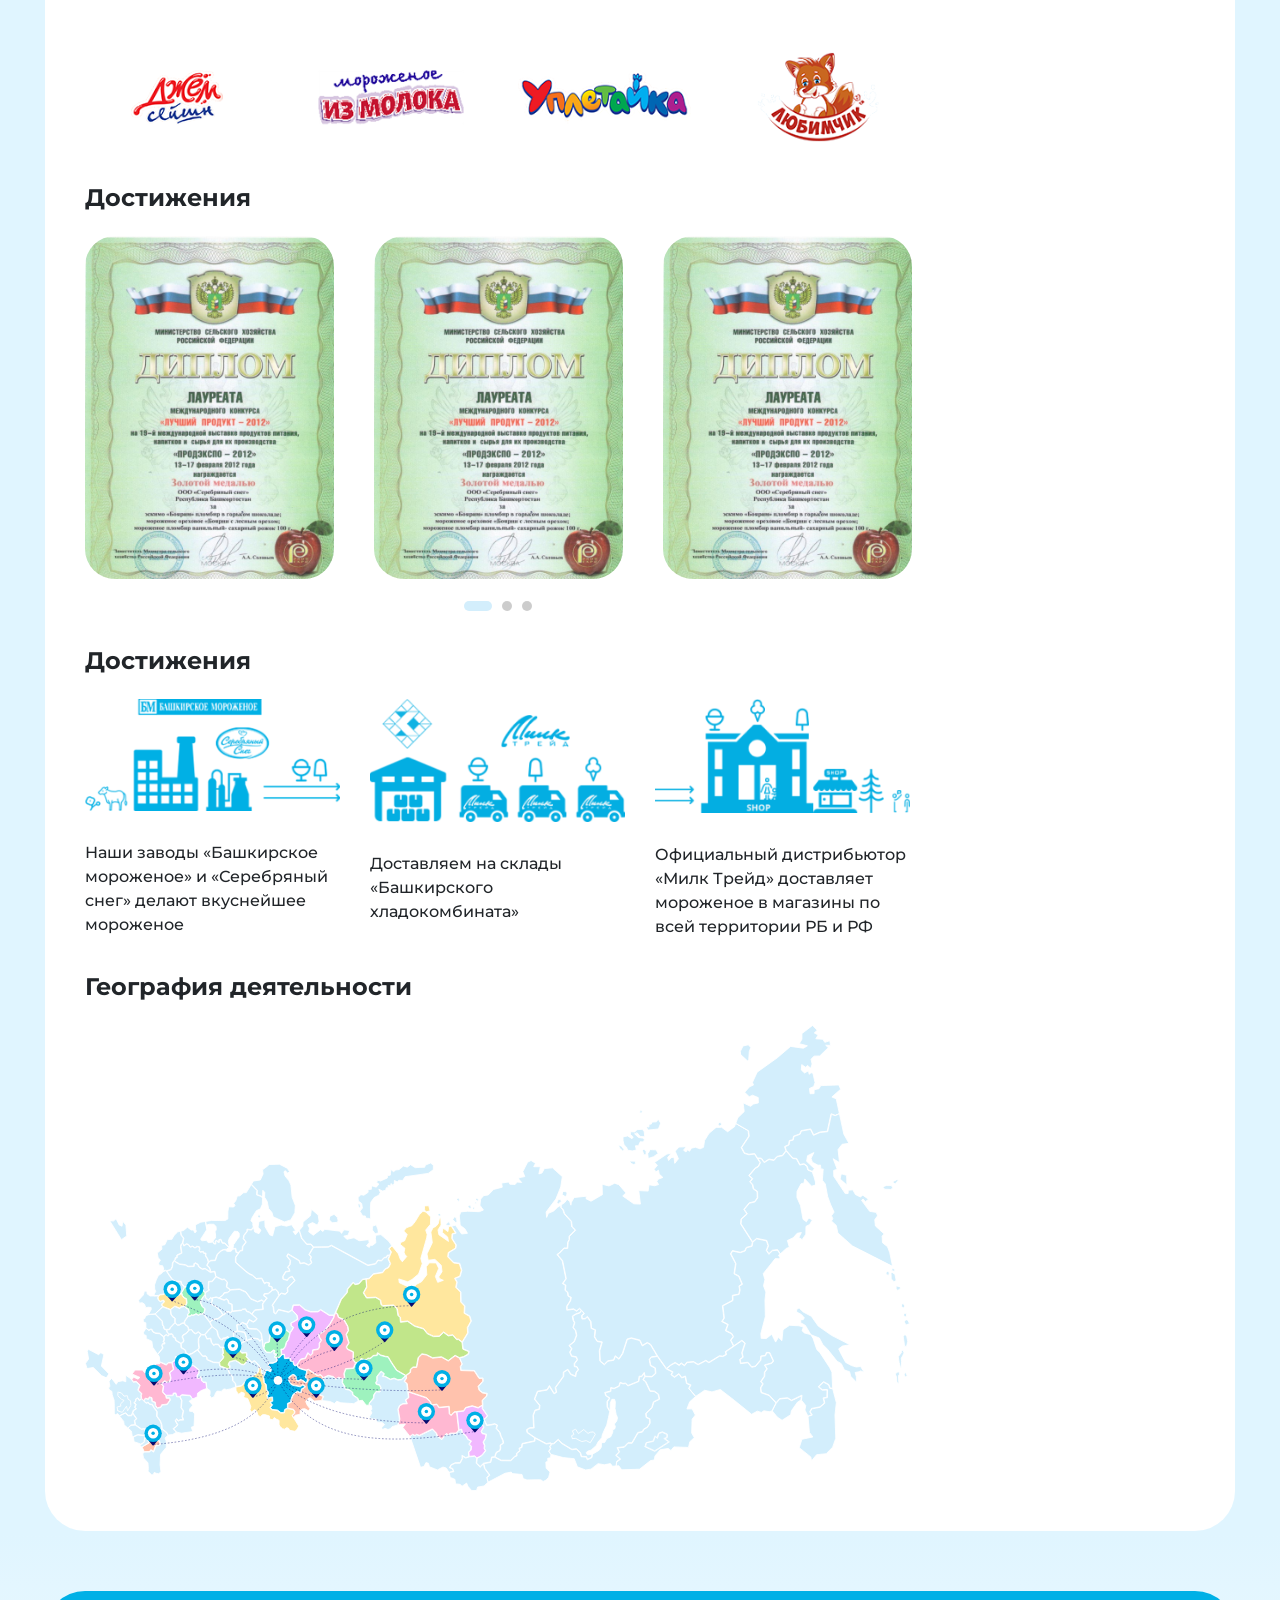
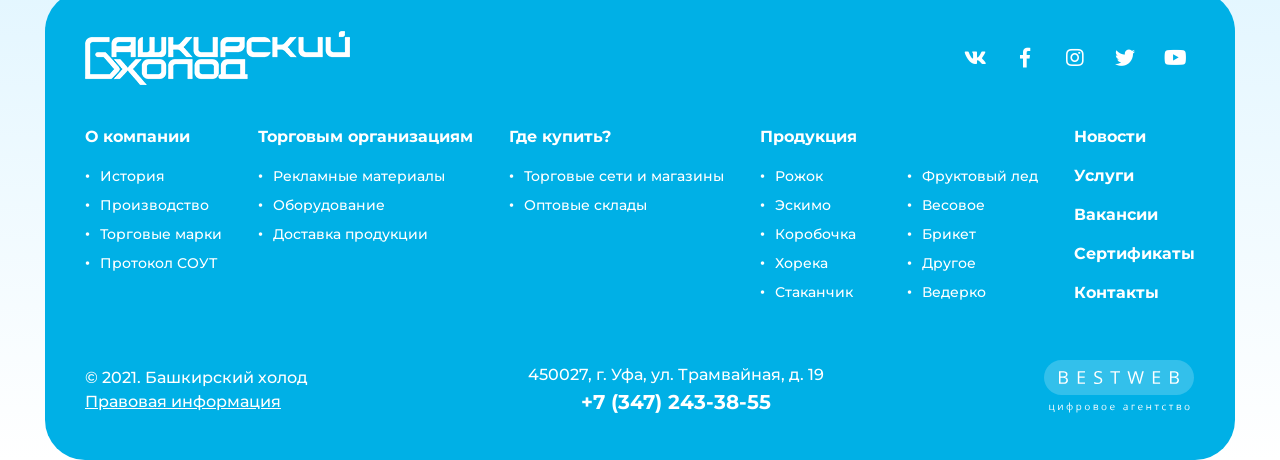
<file: structure.html>
<!DOCTYPE html>
<html lang="ru">
	<head>
		<meta charset="utf-8">
		<meta name="viewport" content="width=device-width, initial-scale=1, shrink-to-fit=no">

		<link rel="preconnect" href="https://fonts.googleapis.com">
		<link rel="preconnect" href="https://fonts.gstatic.com" crossorigin>
		<link href="https://fonts.googleapis.com/css2?family=Montserrat:ital,wght@0,300;0,400;0,700;0,900;1,300;1,400;1,700;1,900&display=swap" rel="stylesheet">
		<link href="css/bootstrap.min.css" rel="stylesheet">
		<link href="css/slick.css" rel="stylesheet">
		<link href="css/brands.min.css" rel="stylesheet">
		<link href="css/fontawesome.min.css" rel="stylesheet">
		<link href="css/jquery.fancybox.min.css" rel="stylesheet">
		<link href="css/styles.css" rel="stylesheet">
		<link href="css/media.css" rel="stylesheet">

		<title>Башхолод</title>

		<script src="js/jquery.min.js"></script>
		<script src="js/popper.min.js"></script>
		<script src="js/bootstrap.min.js"></script>
		<script src="js/slick.min.js"></script>
		<script src="js/jquery.fancybox.min.js"></script>
		<script src="js/main.js"></script>
	</head>
	<body>

		<div class="bottom-fixed">
			<div class="bottom-fixed__row">
				<a href="#" class="bottom-fixed-item">
					<div class="bottom-fixed-item__icon">
						<i class="bf-phone-icon"></i>
					</div>
				</a>
				<div class="bottom-fixed-item">
					<div class="bottom-fixed-item__icon">
						<i class="bf-search-icon"></i>
					</div>
				</div>
				<div class="bottom-fixed-item">
					<div class="bottom-fixed-item__icon">
						<i class="bf-mail-icon"></i>
					</div>
				</div>
				<div class="bottom-fixed-item">
					<div class="mobile-burger">
						<div class="mobile-burger__btn">
							<i class="mob-burger-icon"></i>
						</div>
						<div class="mobile-burger__body">
							<div class="container">
								<div class="mobile-burger__nav">
									<div class="mobile-burger__close">
										<i class="mob-burger-close"></i>
									</div>
									<ul class="header-nav">
										<li class="dropdown">
											<a class="dropdown-toggle" href="#" role="button" id="dropdownMenuLink" data-bs-toggle="dropdown" aria-expanded="false">
												О компании
											</a>

											<ul class="dropdown-menu" aria-labelledby="dropdownMenuLink">
												<li><a class="dropdown-item active" href="#">История</a></li>
												<li><a class="dropdown-item" href="#">Производство</a></li>
												<li><a class="dropdown-item" href="#">Торговые марки</a></li>
												<li><a class="dropdown-item" href="#">Протокол СОУТ</a></li>
											</ul>
										</li>
										<li><a href="#">Новости</a></li>
										<li>
											<a href="#">Продукция</a>
										</li>
										<li><a href="#">Торговым организациям</a></li>
										<li><a href="#">Где купить?</a></li>
										<li><a href="#">Услуги</a></li>
										<li><a href="#">Вакансии</a></li>
										<li><a href="#">Сертификаты</a></li>
										<li class="active"><a href="#">Контакты</a></li>
									</ul>
								</div>
							</div>
						</div>
					</div>
				</div>
			</div>
		</div>

		<div class="wrapper">

			<header>
				<div class="header-top">
					<div class="container">
						<div class="row align-items-center">
							<div class="col-lg-3 col header-top__logo">
								<div class="logo-wr">
									<a href="#" class="logo"><img src="images/logo.png" alt="" title=""></a>
								</div>
							</div>
							<div class="col-lg-6 header-top__search">
								<div class="header-search">
									<form action="/search/" method="GET">
										<input type="text" class="form-control" name="q" placeholder="Искать на сайте ...">
										<button type="submit">
											<svg width="30" height="30" viewBox="0 0 30 30" fill="none" xmlns="http://www.w3.org/2000/svg">
												<path d="M15.9949 26.0011C22.6204 26.0011 27.9914 20.6301 27.9914 14.0047C27.9914 7.37928 22.6204 2.0083 15.9949 2.0083C9.36951 2.0083 3.99854 7.37928 3.99854 14.0047C3.99854 20.6301 9.36951 26.0011 15.9949 26.0011Z" stroke="#E6E6E6" stroke-width="3.9988" stroke-miterlimit="22.9256" stroke-linecap="round" stroke-linejoin="round"/>
												<path d="M2.0083 27.9918L6.99336 22.9888" stroke="#E6E6E6" stroke-width="3.9988" stroke-miterlimit="22.9256" stroke-linecap="round" stroke-linejoin="round"/>
											</svg>
										</button>
									</form>
								</div>
							</div>
							<div class="col-lg-3 col header-top__callback">
								<div class="callback-item">
									<a href="#" class="callback-item__icon">
										<svg width="28" height="20" viewBox="0 0 28 20" fill="none" xmlns="http://www.w3.org/2000/svg">
											<path d="M23.8911 1.98633H4.08157C2.9244 1.98633 1.98633 2.87567 1.98633 3.97272V15.9999C1.98633 17.097 2.9244 17.9863 4.08157 17.9863H23.8911C25.0483 17.9863 25.9863 17.097 25.9863 15.9999V3.97272C25.9863 2.87567 25.0483 1.98633 23.8911 1.98633Z" stroke="#00ACC2" stroke-width="4" stroke-miterlimit="22.9256" stroke-linecap="round" stroke-linejoin="round"/>
											<path d="M25.0068 5.00684L13.9864 12L2.99316 5.00684" stroke="#00ACC2" stroke-width="4" stroke-miterlimit="22.9256" stroke-linecap="round" stroke-linejoin="round"/>
										</svg>
									</a>
									<div class="callback-item__body">
										<div class="callback-item__label">
											<a href="#">Обратная связь</a>
										</div>
										<div class="callback-item__phone"><a href="#">+7 (347) 243-38-55</a></div>
									</div>
								</div>
							</div>
						</div>
					</div>
				</div>
				<div class="header-nav-wr">
					<div class="container">
						<ul class="header-nav">
							<li class="dropdown">
								<a class="dropdown-toggle" href="#" role="button" id="dropdownMenuLink" data-bs-toggle="dropdown" aria-expanded="false">
									О компании
								</a>

								<ul class="dropdown-menu" aria-labelledby="dropdownMenuLink">
									<li><a class="dropdown-item active" href="#">История</a></li>
									<li><a class="dropdown-item" href="#">Производство</a></li>
									<li><a class="dropdown-item" href="#">Торговые марки</a></li>
									<li><a class="dropdown-item" href="#">Протокол СОУТ</a></li>
								</ul>
							</li>
							<li><a href="#">Новости</a></li>
							<li class="big-drp">
								<a class="big-drp__btn" href="#">Продукция</a>
								<div class="big-drp__body">
									<div class="big-drp__title">Форматы</div>
									<div class="formats-items">
										<a href="#" class="formats-item">
											<div class="formats-item__icon">
												<img src="images/formats-img/formats-img-1.svg" alt="" title="">
											</div>
											<div class="formats-item__text">
												Рожок
											</div>
										</a>
										<div class="formats-item">
											<div class="formats-item__icon">
												<img src="images/formats-img/formats-img-2.svg" alt="" title="">
											</div>
											<div class="formats-item__text">
												Эскимо
											</div>
										</div>
										<div class="formats-item">
											<div class="formats-item__icon">
												<img src="images/formats-img/formats-img-3.svg" alt="" title="">
											</div>
											<div class="formats-item__text">
												Коробочка
											</div>
										</div>
										<div class="formats-item">
											<div class="formats-item__icon">
												<img src="images/formats-img/formats-img-4.svg" alt="" title="">
											</div>
											<div class="formats-item__text">
												Хорека
											</div>
										</div>
										<div class="formats-item">
											<div class="formats-item__icon">
												<img src="images/formats-img/formats-img-5.svg" alt="" title="">
											</div>
											<div class="formats-item__text">
												Стаканчик
											</div>
										</div>
										<div class="formats-item">
											<div class="formats-item__icon">
												<img src="images/formats-img/formats-img-6.svg" alt="" title="">
											</div>
											<div class="formats-item__text">
												Фруктовый
												лед
											</div>
										</div>
										<div class="formats-item">
											<div class="formats-item__icon">
												<img src="images/formats-img/formats-img-7.svg" alt="" title="">
											</div>
											<div class="formats-item__text">
												Весовое
											</div>
										</div>
										<div class="formats-item">
											<div class="formats-item__icon">
												<img src="images/formats-img/formats-img-8.svg" alt="" title="">
											</div>
											<div class="formats-item__text">
												Брикет
											</div>
										</div>
										<div class="formats-item">
											<div class="formats-item__icon">
												<img src="images/formats-img/formats-img-9.svg" alt="" title="">
											</div>
											<div class="formats-item__text">
												Другое
											</div>
										</div>
										<div class="formats-item">
											<div class="formats-item__icon">
												<img src="images/formats-img/formats-img-10.svg" alt="" title="">
											</div>
											<div class="formats-item__text">
												Ведерко
											</div>
										</div>
									</div>
									<div class="big-drp__title">Бренды</div>
									<div class="brands-items">
										<div class="brands-items__col">
											<a href="#" class="brands-item color-1">
												<div class="brands-item__img">
													<img src="images/brands-item/brands-item-img-1.png" alt="" title="">
												</div>
												<div class="brands-item__text">
													Пломбир
													из сливок
												</div>
											</a>
										</div>
										<div class="brands-items__col">
											<div class="brands-item color-2">
												<div class="brands-item__img">
													<img src="images/brands-item/brands-item-img-2.png" alt="" title="">
												</div>
												<div class="brands-item__text">
													Угостись
												</div>
											</div>
										</div>
										<div class="brands-items__col">
											<div class="brands-item color-3">
												<div class="brands-item__img">
													<img src="images/brands-item/brands-item-img-3.png" alt="" title="">
												</div>
												<div class="brands-item__text">
													Bon Ami
												</div>
											</div>
										</div>
										<div class="brands-items__col">
											<div class="brands-item color-4">
												<div class="brands-item__img">
													<img src="images/brands-item/brands-item-img-4.png" alt="" title="">
												</div>
												<div class="brands-item__text">
													Пломбир
													из молока
												</div>
											</div>
										</div>
										<div class="brands-items__col">
											<div class="brands-item color-5">
												<div class="brands-item__img">
													<img src="images/brands-item/brands-item-img-5.png" alt="" title="">
												</div>
												<div class="brands-item__text">
													Джага джага
												</div>
											</div>
										</div>
										<div class="brands-items__col">
											<div class="brands-item color-6">
												<div class="brands-item__img">
													<img src="images/brands-item/brands-item-img-6.png" alt="" title="">
												</div>
												<div class="brands-item__text">
													Пломбир
												</div>
											</div>
										</div>
										<div class="brands-items__col">
											<div class="brands-item color-7">
												<div class="brands-item__img">
													<img src="images/brands-item/brands-item-img-7.png" alt="" title="">
												</div>
												<div class="brands-item__text">
													Уплетайка
												</div>
											</div>
										</div>
										<div class="brands-items__col">
											<div class="brands-item color-1">
												<div class="brands-item__img">
													<img src="images/brands-item/brands-item-img-8.png" alt="" title="">
												</div>
												<div class="brands-item__text">
													Horeca
												</div>
											</div>
										</div>
										<div class="brands-items__col">
											<div class="brands-item color-2">
												<div class="brands-item__img">
													<img src="images/brands-item/brands-item-img-9.png" alt="" title="">
												</div>
												<div class="brands-item__text">
													Зефирное
													облако
												</div>
											</div>
										</div>
										<div class="brands-items__col">
											<div class="brands-item color-3">
												<div class="brands-item__img">
													<img src="images/brands-item/brands-item-img-10.png" alt="" title="">
												</div>
												<div class="brands-item__text">
													Полонез
												</div>
											</div>
										</div>
									</div>
								</div>
							</li>
							<li><a href="#">Торговым организациям</a></li>
							<li><a href="#">Где купить?</a></li>
							<li><a href="#">Услуги</a></li>
							<li><a href="#">Вакансии</a></li>
							<li><a href="#">Сертификаты</a></li>
							<li class="active"><a href="#">Контакты</a></li>
						</ul>
					</div>
				</div>
			</header>

			<main>
				<div class="inner-page">
					<div class="container">
						<ul class="drp-breadcrumb">
							<li>
								<a href="#">Главная</a>
							</li>
							<li class="dropdown">
								<a class="dropdown-toggle" href="#" role="button" id="dropdownMenuLink" data-bs-toggle="dropdown" aria-expanded="false">
									Продукция
								</a>

								<ul class="dropdown-menu" aria-labelledby="dropdownMenuLink">
									<li><a class="dropdown-item active" href="#">Action</a></li>
									<li><a class="dropdown-item" href="#">Another action</a></li>
									<li><a class="dropdown-item" href="#">Something else here</a></li>
								</ul>
							</li>
							<li class="dropdown">
								<a class="dropdown-toggle" href="#" role="button" id="dropdownMenuLink" data-bs-toggle="dropdown" aria-expanded="false">
									Пломбир из сливок
								</a>

								<ul class="dropdown-menu" aria-labelledby="dropdownMenuLink">
									<li><a class="dropdown-item" href="#">Action</a></li>
									<li><a class="dropdown-item" href="#">Another action</a></li>
									<li><a class="dropdown-item" href="#">Something else here</a></li>
								</ul>
							</li>
							<li>
								<span>СТРУКТУРА</span>
							</li>
						</ul>
						<div class="inner-page__title">СТРУКТУРА</div>
						<div class="inner-page-white ml100">
							<div class="about">
								<div class="row">
									<div class="col-lg-9">
										<ul class="structure-nav">
											<li class="active"><a href="#">Башкирский холод</a></li>
											<li><a href="#">Башкирское мороженное</a></li>
											<li><a href="#">Серебряный снег</a></li>
											<li><a href="#">Милк-Трейд</a></li>
										</ul>
										<div class="page__title">Башкирский холод</div>
										<div class="row">
											<div class="col-lg-6">
												<div class="page__text">
													Группа компаний ОАО «Башкирский холод» была создана в 2008 году в результате реализации инвестиционного проекта по объединению фабрик ООО «Башкирское мороженое» , ООО Серебряный снег», торгового дома ООО «Милк Трейд», ОАО Торгово-промышленной фирмы «Башкирский хладокомбинат».
												</div>
											</div>
											<div class="col-lg-6">
												<div class="structure__img">
													<img src="images/structure-img-1.png" alt="" title="">
												</div>
											</div>
										</div>
										<div class="page__desc">
											Основной социальной задачей нашего предприятия является обеспечение населения Республики Башкортостан качественными продуктами питания. В рамках данного проекта ведутся работы по созданию крупнейших в Республике Башкортостан мощностей по хранению замороженной продукции с использованием новейших технологий.
										</div>
										<div class="page-well">
											Бренды компании известны не только в Башкирии, но и на рынках Российской Федерации на протяжении более 20 лет!
										</div>
										<div class="page__text">
											Сегодня ОАО «Башкирский холод» -  это крупный работодатель и налогоплательщик Башкирии, социально ответственное предприятие. Каждый год мы развиваемся, внедряем современные методы упаковки, осваиваем новые технологии. Работники группы компаний обеспечены полным социальным пакетом. Руководство нашей компании уважает мнение сотрудников, давая возможность высказываться по любым рабочим вопросам, самостоятельно принимать решения на вверенных участках работы и поощряя инициативу. Значительное внимание уделяется социальной работе, оздоровлению в коллективе, оказывается помощь ветеранам и подшефным школам, детским приютам.
										</div>
										<div class="page__sub">ОАО «Башкирский холод»  - это:</div>
										<div class="page-num-list">
											<div class="page-num-list-item">
												<div class="page-num-list-item__num">
													<svg width="46" height="55" viewBox="0 0 46 55" fill="none" xmlns="http://www.w3.org/2000/svg">
														<path d="M18.6252 54.9514C31.0932 54.9514 43.1621 42.6621 45.5819 27.5025C48.0016 12.343 39.8559 0.0537109 27.3879 0.0537109C14.9198 0.0537109 2.8509 12.343 0.431152 27.5025C-1.9886 42.6621 6.15714 54.9514 18.6252 54.9514Z" fill="#FFD9CC"/>
													</svg>
													<span>1</span>
												</div>
												<div class="page-num-list-item__body">
													<div class="page-num-list-item__title">Надежность</div>
													<div class="page-num-list-item__text">
														За долгое время существования нашей компании  мы успели зарекомендовать себя как надежная и стабильная организация, у которой есть своя история и профессиональная команда специалистов.
													</div>
												</div>
											</div>
											<div class="page-num-list-item">
												<div class="page-num-list-item__num">
													<svg width="46" height="55" viewBox="0 0 46 55" fill="none" xmlns="http://www.w3.org/2000/svg">
														<path d="M18.6252 54.9514C31.0932 54.9514 43.1621 42.6621 45.5819 27.5025C48.0016 12.343 39.8559 0.0537109 27.3879 0.0537109C14.9198 0.0537109 2.8509 12.343 0.431152 27.5025C-1.9886 42.6621 6.15714 54.9514 18.6252 54.9514Z" fill="#F7D6FF"/>
													</svg>
													<span>2</span>
												</div>
												<div class="page-num-list-item__body">
													<div class="page-num-list-item__title">Уверенность</div>
													<div class="page-num-list-item__text">
														Мы предоставляем каждому сотруднику широкие возможности для профессионального развития, соблюдаем и выполняем все требования законодательства в сфере трудовых отношений. Мы ценим нашу команду профессионалов, и такой подход обеспечивает нам уверенность в завтрашнем дне.
													</div>
												</div>
											</div>
											<div class="page-num-list-item">
												<div class="page-num-list-item__num">
													<svg width="46" height="55" viewBox="0 0 46 55" fill="none" xmlns="http://www.w3.org/2000/svg">
														<path d="M18.6252 54.9514C31.0932 54.9514 43.1621 42.6621 45.5819 27.5025C48.0016 12.343 39.8559 0.0537109 27.3879 0.0537109C14.9198 0.0537109 2.8509 12.343 0.431152 27.5025C-1.9886 42.6621 6.15714 54.9514 18.6252 54.9514Z" fill="#C4F5D7"/>
													</svg>
													<span>3</span>
												</div>
												<div class="page-num-list-item__body">
													<div class="page-num-list-item__title">Развитие</div>
													<div class="page-num-list-item__text">
														Бизнес не стоит на месте, поэтому мы следим за тем, чтобы наши сотрудники повышали свой профессиональный уровень знаний, участвуя в тренингах, семинарах, практических стажировках.
													</div>
												</div>
											</div>
										</div>
										<div class="page__sub">Залогом успешного развития компании является принятая
											руководством фабрики гибкая стратегия современного производства:
										</div>
										<div class="row">
											<div class="col-lg-6">
												<ul class="page__list">
													<li>
														Выпускать продукцию только высокого качества по проверенным временем стандартам, рецептурам и технологиям;
													</li>
													<li>
														Выпускать продукцию только высокого качества по проверенным временем стандартам, рецептурам и технологиям;
													</li>
													<li>
														Выпускать продукцию только высокого качества по проверенным временем стандартам, рецептурам и технологиям;
													</li>
												</ul>
											</div>
											<div class="col-lg-6">
												<ul class="page__list">
													<li>
														Выпускать продукцию только высокого качества по проверенным временем стандартам, рецептурам и технологиям;
													</li>
													<li>
														Выпускать продукцию только высокого качества по проверенным временем стандартам, рецептурам и технологиям;
													</li>
													<li>
														Выпускать продукцию только высокого качества по проверенным временем стандартам, рецептурам и технологиям;
													</li>
												</ul>
											</div>
										</div>
										<div class="page__sub">ОАО «Башкирский холод» сегодня</div>
										<div class="structure-well">
											<div class="row">
												<div class="col-lg-8">
													<div class="page-well">
														БЭто крупный работодатель и налогоплательщик Башкирии, социально ответственное предприятие. Каждый год мы развиваемся, внедряем современные методы упаковки, осваиваем новые технологии.
													</div>
												</div>
												<div class="col-lg-4">
													<div class="main-about-text">
														<div class="main-about-text__label">Более</div>
														<div class="main-about-text__title">20 лет</div>
														<div class="main-about-text__text">
															На рынке Российской
															Федерации
														</div>
													</div>
												</div>
											</div>
										</div>
										<div class="page__sub">Достижения</div>
										<div class="structure-achievements">
											<div class="row">
												<div class="col-lg-6">
													<div class="structure-achievements__img">
														<img src="images/structure-achievements-img-1.jpg" alt="" title="">
													</div>
												</div>
												<div class="col-lg-6">
													<div class="sa-items">
														<div class="row">
															<div class="col-sm-6">
																<div class="sa-item color-1">
																	<img src="images/structure-achievements-img-2.png" alt="" title="">
																</div>
															</div>
															<div class="col-sm-6">
																<div class="sa-item color-2">
																	<img src="images/structure-achievements-img-3.png" alt="" title="">
																</div>
															</div>
															<div class="col-sm-6">
																<div class="sa-item color-3">
																	<img src="images/structure-achievements-img-4.png" alt="" title="">
																</div>
															</div>
															<div class="col-sm-6">
																<div class="sa-item color-4">
																	<img src="images/structure-achievements-img-5.png" alt="" title="">
																</div>
															</div>
														</div>
													</div>
												</div>
											</div>
										</div>
										<div class="page__sub">Лидеры продаж</div>
										<div class="sales-leaders">
											<div class="row">
												<div class="col-sm-6 col-lg-3">
													<div class="sales-leaders-item">
														<img src="images/sales-leaders/sales-leaders-img-1.png" alt="" title="">
													</div>
												</div>
												<div class="col-sm-6 col-lg-3">
													<div class="sales-leaders-item">
														<img src="images/sales-leaders/sales-leaders-img-2.png" alt="" title="">
													</div>
												</div>
												<div class="col-sm-6 col-lg-3">
													<div class="sales-leaders-item">
														<img src="images/sales-leaders/sales-leaders-img-3.png" alt="" title="">
													</div>
												</div>
												<div class="col-sm-6 col-lg-3">
													<div class="sales-leaders-item">
														<img src="images/sales-leaders/sales-leaders-img-4.png" alt="" title="">
													</div>
												</div>
												<div class="col-sm-6 col-lg-3">
													<div class="sales-leaders-item">
														<img src="images/sales-leaders/sales-leaders-img-5.png" alt="" title="">
													</div>
												</div>
												<div class="col-sm-6 col-lg-3">
													<div class="sales-leaders-item">
														<img src="images/sales-leaders/sales-leaders-img-6.png" alt="" title="">
													</div>
												</div>
												<div class="col-sm-6 col-lg-3">
													<div class="sales-leaders-item">
														<img src="images/sales-leaders/sales-leaders-img-7.png" alt="" title="">
													</div>
												</div>
												<div class="col-sm-6 col-lg-3">
													<div class="sales-leaders-item">
														<img src="images/sales-leaders/sales-leaders-img-8.png" alt="" title="">
													</div>
												</div>
											</div>
										</div>
										<div class="page__sub">Достижения</div>
										<div class="page-gallery-slider structure-slider">
											<div>
												<a data-fancybox="gallery" href="images/diplom.png"><img src="images/diplom.png" alt="" title=""></a>
											</div>
											<div>
												<a data-fancybox="gallery" href="images/diplom.png"><img src="images/diplom.png" alt="" title=""></a>
											</div>
											<div>
												<a data-fancybox="gallery" href="images/diplom.png"><img src="images/diplom.png" alt="" title=""></a>
											</div>
											<div>
												<a data-fancybox="gallery" href="images/diplom.png"><img src="images/diplom.png" alt="" title=""></a>
											</div>
											<div>
												<a data-fancybox="gallery" href="images/diplom.png"><img src="images/diplom.png" alt="" title=""></a>
											</div>
										</div>
										<div class="page__sub">Достижения</div>
										<div class="structure-ach-items">
											<div class="row">
												<div class="col-lg-4">
													<div class="structure-ach-item">
														<div class="structure-ach-item__img">
															<img src="images/structure-ach-item-img-1.png" alt="" title="">
														</div>
														<div class="structure-ach-item__text">
															Наши заводы «Башкирское мороженое» и «Серебряный снег» делают вкуснейшее мороженое
														</div>
													</div>
												</div>
												<div class="col-lg-4">
													<div class="structure-ach-item">
														<div class="structure-ach-item__img">
															<img src="images/structure-ach-item-img-2.png" alt="" title="">
														</div>
														<div class="structure-ach-item__text">
															Доставляем на склады «Башкирского хладокомбината»
														</div>
													</div>
												</div>
												<div class="col-lg-4">
													<div class="structure-ach-item">
														<div class="structure-ach-item__img">
															<img src="images/structure-ach-item-img-3.png" alt="" title="">
														</div>
														<div class="structure-ach-item__text">
															Официальный дистрибьютор «Милк Трейд» доставляет мороженое в магазины по всей территории РБ и РФ
														</div>
													</div>
												</div>
											</div>
										</div>
										<div class="page__sub">География деятельности</div>
										<div class="structure-map">
											<img src="images/structure-map.svg" alt="" title="">
										</div>
									</div>
									<div class="col-lg-3">
										<div class="right-sticky">
											<div class="about-right">
												<ul class="about-nav">
													<li class="active"><a href="#">История</a></li>
													<li><a href="#">Структура</a></li>
													<li><a href="#">Производство</a></li>
													<li><a href="#">Торговые марки</a></li>
													<li><a href="#">Протокол СОУТ</a></li>
												</ul>
											</div>
										</div>
									</div>
								</div>
							</div>
						</div>
					</div>
				</div>
			</main>

			<footer>
				<div class="footer-top-wr">
					<div class="container">
						<div class="footer-top ml100">
							<div class="footer-top__row">
								<div class="footer-top__logo">
									<a href="#"><img src="images/footer-logo.png" alt="" title=""></a>
								</div>
								<div class="soc">
									<ul>
										<li><a href="#"><i class="fab fa-vk"></i></a></li>
										<li><a href="#"><i class="fab fa-facebook-f"></i></a></li>
										<li><a href="#"><i class="fab fa-instagram"></i></a></li>
										<li><a href="#"><i class="fab fa-twitter"></i></a></li>
										<li><a href="#"><i class="fab fa-youtube"></i></a></li>
									</ul>
								</div>
							</div>
							<div class="footer-top-lists">
								<div class="footer-top-lists__col">
									<div class="footer-top-list__title"><a href="#">О компании</a></div>
									<ul class="footer-top-list">
										<li><a href="#">История</a></li>
										<li><a href="#">Производство</a></li>
										<li><a href="#">Торговые марки</a></li>
										<li><a href="#">Протокол СОУТ</a></li>
									</ul>
								</div>
								<div class="footer-top-lists__col">
									<div class="footer-top-list__title">Торговым организациям</div>
									<ul class="footer-top-list">
										<li><a href="#">Рекламные материалы</a></li>
										<li><a href="#">Оборудование</a></li>
										<li><a href="#">Доставка продукции</a></li>
									</ul>
								</div>
								<div class="footer-top-lists__col">
									<div class="footer-top-list__title">Где купить?</div>
									<ul class="footer-top-list">
										<li><a href="#">Торговые сети и магазины</a></li>
										<li><a href="#">Оптовые склады</a></li>
									</ul>
								</div>
								<div class="footer-top-lists__col">
									<div class="footer-top-list__title">Продукция</div>
									<ul class="footer-top-list col2">
										<li><a href="#">Рожок</a></li>
										<li><a href="#">Эскимо</a></li>
										<li><a href="#">Коробочка</a></li>
										<li><a href="#">Хорека</a></li>
										<li><a href="#">Стаканчик</a></li>
										<li><a href="#">Фруктовый лед</a></li>
										<li><a href="#">Весовое</a></li>
										<li><a href="#">Брикет</a></li>
										<li><a href="#">Другое</a></li>
										<li><a href="#">Ведерко</a></li>
									</ul>
								</div>
								<div class="footer-top-lists__col">
									<div class="footer-top-list__title"><a href="#">Новости</a></div>
									<div class="footer-top-list__title"><a href="#">Услуги</a></div>
									<div class="footer-top-list__title"><a href="#">Вакансии</a></div>
									<div class="footer-top-list__title"><a href="#">Сертификаты</a></div>
									<div class="footer-top-list__title"><a href="#">Контакты</a></div>
								</div>
							</div>
							<div class="footer-top__row">
								<div class="soc in-mobile">
									<ul>
										<li><a href="#"><i class="fab fa-vk"></i></a></li>
										<li><a href="#"><i class="fab fa-facebook-f"></i></a></li>
										<li><a href="#"><i class="fab fa-instagram"></i></a></li>
										<li><a href="#"><i class="fab fa-twitter"></i></a></li>
										<li><a href="#"><i class="fab fa-youtube"></i></a></li>
									</ul>
								</div>
								<div class="footer-top__text">
									<div>© 2021. Башкирский холод</div>
									<a href="#">Правовая информация</a>
								</div>
								<div class="footer-top__center">
									<div class="footer-top__text">450027, г. Уфа, ул. Трамвайная, д. 19</div>
									<div class="footer-top__phone">
										<a href="#">+7 (347) 243-38-55</a>
									</div>
								</div>
								<div class="footer-top__bw">
									<a class="bestweb"  href="https://bestweb.ru/" target="_blank" title="Разработка сайта, поддержка сайта Bestweb г.Уфа"><span>Bestweb - разработка сайта, поддержка сайта, г.Уфа</span>
										<svg width="151" height="60" viewBox="0 0 151 60" fill="none" xmlns="http://www.w3.org/2000/svg">
											<path class="bw-logo" fill-rule="evenodd" clip-rule="evenodd" d="M17.5012 0H132.502C142.127 0 150.002 7.87492 150.002 17.4999C150.002 27.125 142.127 34.9999 132.502 34.9999H17.5012C7.87615 34.9999 0.0012207 27.1249 0.0012207 17.4999C0.0012207 7.87491 7.87617 0 17.5012 0Z" fill="white" fill-opacity="0.2"/>
											<path class="bw-logo-text" d="M15.0012 11.1831H18.656C20.372 11.1831 21.6136 11.434 22.3807 11.9357C23.1477 12.4374 23.5312 13.2286 23.5312 14.312C23.5312 15.0617 23.3169 15.6817 22.8909 16.1687C22.462 16.6557 21.8398 16.9717 21.0183 17.1163V17.2019C22.9816 17.5296 23.9664 18.539 23.9664 20.2276C23.9664 21.358 23.5735 22.2408 22.7914 22.8754C22.0122 23.5098 20.9186 23.8259 19.5137 23.8259H15.0012V11.1831V11.1831ZM16.5053 16.5967H18.9822C20.0452 16.5967 20.81 16.4346 21.2752 16.1069C21.7403 15.782 21.9728 15.233 21.9728 14.4597C21.9728 13.7513 21.716 13.2405 21.1964 12.9247C20.6771 12.6118 19.849 12.4522 18.7166 12.4522H16.5053V16.5967V16.5967ZM16.5053 17.8425V22.5716H19.2028C20.2482 22.5716 21.0334 22.3737 21.562 21.9811C22.0907 21.5854 22.3532 20.9655 22.3532 20.1241C22.3532 19.3389 22.0844 18.7635 21.5439 18.3944C21.0061 18.0257 20.1847 17.8425 19.0789 17.8425H16.5053V17.8425ZM41.0219 23.8259H33.8088V11.1831H41.0219V12.4876H35.3129V16.5612H40.674V17.8601H35.3129V22.5123H41.0219V23.8259V23.8259ZM58.2523 20.4609C58.2523 21.5738 57.8385 22.4415 57.0139 23.0645C56.1864 23.687 55.0659 23.9999 53.6488 23.9999C52.1179 23.9999 50.9369 23.8052 50.112 23.4186V22.0018C50.6407 22.2201 51.2207 22.3944 51.8457 22.5211C52.471 22.6481 53.0904 22.7099 53.7032 22.7099C54.7061 22.7099 55.4613 22.5242 55.969 22.152C56.4764 21.7801 56.7298 21.2637 56.7298 20.5995C56.7298 20.1627 56.6394 19.8024 56.4611 19.5221C56.28 19.2446 55.9778 18.9849 55.558 18.7485C55.1353 18.5126 54.495 18.2439 53.6338 17.946C52.4288 17.5236 51.5679 17.0247 51.0546 16.449C50.5378 15.8736 50.2782 15.1207 50.2782 14.191C50.2782 13.217 50.6529 12.4434 51.4018 11.8649C52.151 11.2894 53.1417 11 54.377 11C55.6606 11 56.8449 11.2302 57.9232 11.6939L57.4549 12.9721C56.3888 12.535 55.3496 12.3167 54.3408 12.3167C53.5434 12.3167 52.9212 12.482 52.4742 12.8153C52.0243 13.1521 51.8006 13.6152 51.8006 14.2088C51.8006 14.6485 51.882 15.0056 52.0481 15.286C52.2142 15.5666 52.4923 15.8234 52.8849 16.0564C53.2778 16.2897 53.8787 16.5465 54.6852 16.83C56.0415 17.3023 56.9778 17.8099 57.4849 18.3502C57.9957 18.8933 58.2523 19.5961 58.2523 20.4609V20.4609ZM71.943 23.8259H70.4389V12.4876H66.3429V11.1831H76.0419V12.4876H71.943V23.8259ZM96.3416 23.8259H94.8554L92.2458 15.3599C92.1217 14.9852 91.9828 14.5127 91.8289 13.9401C91.6749 13.3703 91.5964 13.0279 91.5902 12.9128C91.4604 13.6745 91.2551 14.507 90.9711 15.4101L88.4398 23.8259H86.9539L83.5103 11.1831H85.102L87.1469 18.9908C87.4309 20.0858 87.6364 21.0777 87.7663 21.9663C87.9264 20.9124 88.162 19.8792 88.4761 18.8698L90.7931 11.1831H92.3876L94.8191 18.9406C95.1031 19.8319 95.3418 20.8413 95.538 21.9663C95.6497 21.1486 95.8614 20.1508 96.1724 18.973L98.208 11.1831H99.803L96.3416 23.8259ZM116.106 23.8259H108.893V11.1831H116.106V12.4876H110.397V16.5612H115.759V17.8601H110.397V22.5123H116.106V23.8259V23.8259ZM126.036 11.1831H129.691C131.407 11.1831 132.648 11.4339 133.415 11.9357C134.183 12.4374 134.566 13.2286 134.566 14.312C134.566 15.0617 134.352 15.6817 133.926 16.1687C133.497 16.6556 132.875 16.9717 132.053 17.1163V17.2019C134.017 17.5296 135.001 18.539 135.001 20.2276C135.001 21.358 134.608 22.2407 133.826 22.8754C133.047 23.5098 131.953 23.8259 130.549 23.8259H126.036V11.1831V11.1831ZM127.541 16.5967H130.018C131.081 16.5967 131.845 16.4345 132.31 16.1069C132.775 15.782 133.007 15.2329 133.007 14.4596C133.007 13.7513 132.751 13.2405 132.231 12.9247C131.712 12.6117 130.884 12.4521 129.752 12.4521H127.541V16.5967V16.5967ZM127.541 17.8425V22.5715H130.238C131.283 22.5715 132.068 22.3737 132.597 21.9811C133.125 21.5854 133.388 20.9654 133.388 20.1241C133.388 19.3389 133.119 18.7635 132.579 18.3944C132.041 18.0256 131.219 17.8425 130.114 17.8425H127.541V17.8425Z" fill="white"/>
											<path class="bw-text" d="M10.5575 51.9481H9.74769V50.0983H5.33923V44.7464H6.14912V49.3998H8.99085V44.7464H9.80096V49.3998H10.5575V51.9481ZM14.8444 44.7465V48.1398L14.8092 49.0282L14.7945 49.3065L17.6909 44.7465H18.7009V50.0983H17.9443V46.8265L17.9593 46.1816L17.9826 45.5484L15.0927 50.0983H14.0827V44.7465H14.8444V44.7465ZM28.636 47.4181C28.636 48.2283 28.4062 48.8731 27.9461 49.3533C27.4844 49.8332 26.8412 50.1082 26.0143 50.1765V52.5001H25.2127V50.1765C24.406 50.115 23.7678 49.8383 23.2993 49.3465C22.831 48.855 22.596 48.2115 22.596 47.4181C22.596 46.6066 22.8293 45.9634 23.2962 45.4832C23.7644 45.005 24.4127 44.7331 25.2427 44.6682V42.5H26.0143V44.6682C26.831 44.7433 27.4727 45.0248 27.9379 45.5132C28.4028 46.0016 28.6361 46.6366 28.6361 47.4181L28.636 47.4181ZM23.4461 47.4181C23.4461 48.0432 23.5893 48.5333 23.8761 48.8865C24.1627 49.2416 24.6177 49.4483 25.2427 49.5067V45.3466C24.6412 45.4032 24.191 45.5983 23.8928 45.935C23.5943 46.2732 23.4461 46.7667 23.4461 47.4181V47.4181ZM27.7962 47.4181C27.7962 46.1717 27.2029 45.4832 26.0143 45.3565V49.5067C26.6329 49.4449 27.0844 49.2365 27.3696 48.8833C27.6545 48.5282 27.7962 48.04 27.7962 47.4181V47.4181ZM35.0262 50.1966C34.6779 50.1966 34.3595 50.1317 34.0712 50.0033C33.7829 49.8749 33.5411 49.6765 33.3461 49.41H33.288C33.3263 49.7215 33.3461 50.0183 33.3461 50.2984V52.5001H32.5363V44.7465H33.1945L33.3079 45.4798H33.3461C33.5544 45.1867 33.7962 44.9749 34.0729 44.8448C34.3496 44.715 34.6679 44.6481 35.0262 44.6481C35.7363 44.6481 36.2828 44.8916 36.6695 45.3766C37.0547 45.8616 37.248 46.5416 37.248 47.4181C37.248 48.2966 37.0513 48.98 36.6596 49.4667C36.2664 49.9531 35.723 50.1966 35.0262 50.1966ZM34.908 45.3383C34.3612 45.3383 33.9663 45.4883 33.7228 45.7916C33.4779 46.0949 33.3529 46.5765 33.3461 47.2367V47.4181C33.3461 48.1699 33.4711 48.7082 33.7228 49.0316C33.9728 49.355 34.3746 49.5166 34.9279 49.5166C35.3913 49.5166 35.753 49.3298 36.0147 48.9551C36.2763 48.5817 36.4078 48.065 36.4078 47.4082C36.4078 46.7398 36.2763 46.2281 36.0147 45.8715C35.753 45.5149 35.3845 45.3383 34.908 45.3383V45.3383ZM45.7664 47.4181C45.7664 48.29 45.5464 48.9715 45.1082 49.4616C44.6682 49.9517 44.0616 50.1966 43.2866 50.1966C42.8082 50.1966 42.3832 50.0832 42.0116 49.8582C41.6414 49.6348 41.3548 49.3117 41.1533 48.8916C40.9497 48.4715 40.8497 47.9799 40.8497 47.4181C40.8497 46.545 41.0683 45.865 41.5048 45.3783C41.9399 44.8916 42.5465 44.6481 43.3198 44.6481C44.0698 44.6481 44.6631 44.8981 45.1048 45.3964C45.5464 45.8948 45.7664 46.5683 45.7664 47.4181V47.4181ZM41.6899 47.4181C41.6899 48.1015 41.8265 48.6217 42.0998 48.98C42.373 49.3383 42.7747 49.5166 43.3065 49.5166C43.8366 49.5166 44.2399 49.3383 44.5149 48.9834C44.7898 48.6265 44.9265 48.1049 44.9265 47.4181C44.9265 46.7367 44.7898 46.2199 44.5149 45.8667C44.2399 45.5149 43.8332 45.3383 43.2966 45.3383C42.7648 45.3383 42.3648 45.5115 42.095 45.8599C41.8248 46.2083 41.6899 46.7282 41.6899 47.4181V47.4181ZM54.0118 46.0898C54.0118 46.4382 53.9117 46.7015 53.7116 46.8832C53.5117 47.0632 53.23 47.1848 52.87 47.2466V47.29C53.3249 47.3532 53.6583 47.4867 53.8683 47.6917C54.0784 47.8966 54.1833 48.1801 54.1833 48.5401C54.1833 49.0384 53.9999 49.4233 53.6333 49.6932C53.2665 49.9633 52.7333 50.0983 52.03 50.0983H49.6716V44.7465H52.0198C53.3482 44.7465 54.0117 45.1949 54.0117 46.0898L54.0118 46.0898ZM53.3717 48.4865C53.3717 48.1965 53.2617 47.9865 53.0432 47.8549C52.8232 47.7231 52.4584 47.6565 51.9515 47.6565H50.4815V49.4199H51.9716C52.9048 49.4199 53.3717 49.1081 53.3717 48.4865ZM53.2217 46.1683C53.2217 45.9067 53.12 45.7233 52.9199 45.6133C52.72 45.505 52.4167 45.45 52.0099 45.45H50.4815V46.9583H51.8532C52.3549 46.9583 52.7084 46.8965 52.9133 46.7732C53.1183 46.6499 53.2217 46.4484 53.2217 46.1683V46.1683ZM62.4616 47.4181C62.4616 48.29 62.2416 48.9715 61.8034 49.4616C61.3634 49.9517 60.7568 50.1966 59.9818 50.1966C59.5033 50.1966 59.0784 50.0832 58.7068 49.8582C58.3366 49.6348 58.05 49.3117 57.8485 48.8916C57.6449 48.4715 57.5449 47.9799 57.5449 47.4181C57.5449 46.545 57.7634 45.865 58.1999 45.3783C58.6351 44.8916 59.2417 44.6481 60.015 44.6481C60.765 44.6481 61.3583 44.8981 61.8 45.3964C62.2416 45.8948 62.4616 46.5683 62.4616 47.4181V47.4181ZM58.3851 47.4181C58.3851 48.1015 58.5217 48.6217 58.7949 48.98C59.0682 49.3383 59.4699 49.5166 60.0017 49.5166C60.5318 49.5166 60.9351 49.3383 61.2101 48.9834C61.485 48.6265 61.6217 48.1049 61.6217 47.4181C61.6217 46.7367 61.485 46.2199 61.2101 45.8667C60.9351 45.5149 60.5284 45.3383 59.9918 45.3383C59.46 45.3383 59.06 45.5115 58.7902 45.8599C58.52 46.2083 58.3851 46.7282 58.3851 47.4181V47.4181ZM68.6269 50.1966C67.8352 50.1966 67.2119 49.9548 66.7552 49.4732C66.2968 48.9916 66.0684 48.3232 66.0684 47.4666C66.0684 46.6032 66.2801 45.9183 66.7051 45.4098C67.1303 44.9032 67.7003 44.6481 68.4169 44.6481C69.087 44.6481 69.6185 44.8698 70.0085 45.31C70.4003 45.7516 70.5953 46.3333 70.5953 47.0567V47.5683H66.9086C66.9253 48.1965 67.0835 48.6733 67.3837 48.9998C67.6853 49.325 68.1102 49.4883 68.657 49.4883C69.2318 49.4883 69.8019 49.3683 70.3651 49.1266V49.85C70.0786 49.9733 69.8084 50.0617 69.5519 50.115C69.2968 50.1683 68.9886 50.1966 68.6269 50.1966ZM68.407 45.3281C67.977 45.3281 67.6351 45.4682 67.3803 45.7482C67.1234 46.0283 66.9735 46.4149 66.9284 46.9099H69.7251C69.7251 46.3982 69.612 46.0065 69.3835 45.7349C69.1553 45.4633 68.8302 45.3281 68.407 45.3281ZM82.9467 50.0983L82.7868 49.3366H82.7469C82.4802 49.6717 82.2134 49.8981 81.9484 50.0183C81.6836 50.1365 81.3519 50.1966 80.9551 50.1966C80.425 50.1966 80.0086 50.06 79.7067 49.785C79.4068 49.5115 79.2552 49.1232 79.2552 48.6183C79.2552 47.5383 80.12 46.9717 81.8486 46.9198L82.7568 46.89V46.5584C82.7568 46.1383 82.667 45.8282 82.4853 45.6283C82.3053 45.4282 82.017 45.3281 81.6184 45.3281C81.1734 45.3281 80.6685 45.465 80.1053 45.7383L79.8567 45.1184C80.12 44.9749 80.4086 44.8616 80.7235 44.7816C81.0368 44.7 81.3519 44.6583 81.6686 44.6583C82.3052 44.6583 82.7787 44.8 83.0868 45.0832C83.3935 45.3667 83.5485 45.8216 83.5485 46.4467V50.0983H82.9467V50.0983ZM81.1167 49.5265C81.6201 49.5265 82.017 49.3882 82.3053 49.1115C82.5935 48.8349 82.737 48.4482 82.737 47.9499V47.4666L81.9268 47.5C81.2819 47.5233 80.8167 47.6233 80.5336 47.8016C80.2484 47.9782 80.1053 48.2549 80.1053 48.6282C80.1053 48.9216 80.1934 49.145 80.3717 49.2983C80.5486 49.45 80.7969 49.5265 81.1167 49.5265ZM90.9234 45.4398H88.5117V50.0983H87.7018V44.7465H90.9234V45.4398ZM96.6287 50.1966C95.837 50.1966 95.2137 49.9548 94.757 49.4732C94.2986 48.9916 94.0702 48.3232 94.0702 47.4666C94.0702 46.6032 94.2819 45.9183 94.7068 45.4098C95.132 44.9032 95.702 44.6481 96.4186 44.6481C97.0887 44.6481 97.6202 44.8698 98.0103 45.31C98.402 45.7516 98.5971 46.3333 98.5971 47.0567V47.5683H94.9103C94.927 48.1965 95.0852 48.6733 95.3854 48.9998C95.687 49.325 96.1119 49.4883 96.6587 49.4883C97.2336 49.4883 97.8036 49.3683 98.3669 49.1266V49.85C98.0803 49.9733 97.8102 50.0617 97.5536 50.115C97.2985 50.1683 96.9904 50.1966 96.6287 50.1966ZM96.4087 45.3281C95.9787 45.3281 95.6368 45.4682 95.382 45.7482C95.1252 46.0283 94.9752 46.4149 94.9301 46.9099H97.7268C97.7268 46.3982 97.6137 46.0065 97.3852 45.7349C97.157 45.4633 96.8319 45.3281 96.4087 45.3281ZM103.272 44.7465V46.9884H106.27V44.7465H107.08V50.0983H106.27V47.6866H103.272V50.0983H102.462V44.7465H103.272ZM114.892 45.4398H113.154V50.0983H112.342V45.4398H110.624V44.7465H114.892V45.4398ZM120.476 50.1966C119.7 50.1966 119.101 49.9582 118.675 49.48C118.25 49.0032 118.039 48.3283 118.039 47.4567C118.039 46.5615 118.254 45.8698 118.686 45.3817C119.117 44.8933 119.732 44.6481 120.529 44.6481C120.785 44.6481 121.044 44.6764 121.301 44.7314C121.557 44.7867 121.759 44.8533 121.905 44.9265L121.657 45.6167C121.477 45.545 121.282 45.4849 121.071 45.4381C120.859 45.3899 120.672 45.3667 120.509 45.3667C119.422 45.3667 118.879 46.06 118.879 47.4465C118.879 48.1049 119.01 48.6084 119.277 48.9599C119.542 49.3117 119.936 49.4882 120.456 49.4882C120.902 49.4882 121.359 49.3916 121.827 49.2V49.9183C121.471 50.1034 121.019 50.1966 120.476 50.1966V50.1966ZM129.189 45.4398H127.451V50.0983H126.639V45.4398H124.921V44.7465H129.189V45.4398ZM137.073 46.0898C137.073 46.4382 136.972 46.7015 136.772 46.8832C136.572 47.0632 136.291 47.1848 135.931 47.2466V47.29C136.386 47.3532 136.719 47.4867 136.929 47.6917C137.139 47.8966 137.244 48.1801 137.244 48.5401C137.244 49.0384 137.061 49.4233 136.694 49.6932C136.327 49.9633 135.794 50.0983 135.091 50.0983H132.732V44.7465H135.081C136.409 44.7465 137.072 45.1949 137.072 46.0898L137.073 46.0898ZM136.432 48.4865C136.432 48.1965 136.322 47.9865 136.104 47.8549C135.884 47.7231 135.519 47.6565 135.012 47.6565H133.542V49.4199H135.032C135.966 49.4199 136.432 49.1081 136.432 48.4865ZM136.282 46.1683C136.282 45.9067 136.181 45.7233 135.981 45.6133C135.781 45.505 135.477 45.45 135.071 45.45H133.542V46.9583H134.914C135.416 46.9583 135.769 46.8965 135.974 46.7732C136.179 46.6499 136.282 46.4484 136.282 46.1683V46.1683ZM145.522 47.4181C145.522 48.29 145.302 48.9715 144.864 49.4616C144.424 49.9517 143.818 50.1966 143.043 50.1966C142.564 50.1966 142.139 50.0832 141.768 49.8582C141.397 49.6348 141.111 49.3116 140.909 48.8916C140.706 48.4715 140.606 47.9799 140.606 47.4181C140.606 46.545 140.824 45.865 141.261 45.3783C141.696 44.8916 142.302 44.6481 143.076 44.6481C143.826 44.6481 144.419 44.8981 144.861 45.3964C145.302 45.8948 145.522 46.5683 145.522 47.4181V47.4181ZM141.446 47.4181C141.446 48.1015 141.582 48.6217 141.856 48.98C142.129 49.3383 142.531 49.5166 143.062 49.5166C143.592 49.5166 143.996 49.3383 144.271 48.9834C144.546 48.6265 144.682 48.1049 144.682 47.4181C144.682 46.7367 144.546 46.2199 144.271 45.8667C143.996 45.5149 143.589 45.3383 143.052 45.3383C142.521 45.3383 142.121 45.5115 141.851 45.8599C141.581 46.2083 141.446 46.7282 141.446 47.4181V47.4181Z" fill="white"/>
											<path class="bw-text-hover" d="M17.5624 50.1966C17.214 50.1966 16.8958 50.1317 16.6075 50.0033C16.3192 49.8749 16.0774 49.6765 15.8823 49.41H15.8242C15.8625 49.7216 15.8823 50.0184 15.8823 50.2984V52.5001H15.0725V44.7465H15.7307L15.8441 45.4798H15.8823C16.0907 45.1867 16.3325 44.9749 16.6091 44.8448C16.8858 44.715 17.2041 44.6481 17.5624 44.6481C18.2725 44.6481 18.819 44.8916 19.2057 45.3766C19.5909 45.8616 19.7842 46.5417 19.7842 47.4181C19.7842 48.2966 19.5875 48.98 19.1957 49.4667C18.8026 49.9531 18.2592 50.1966 17.5624 50.1966ZM17.4442 45.3384C16.8974 45.3384 16.5026 45.4883 16.2591 45.7916C16.0142 46.0949 15.8891 46.5765 15.8823 47.2367V47.4181C15.8823 48.1699 16.0073 48.7082 16.2591 49.0316C16.5091 49.355 16.9107 49.5166 17.4641 49.5166C17.9275 49.5166 18.2892 49.3298 18.5509 48.9551C18.8125 48.5818 18.944 48.065 18.944 47.4082C18.944 46.7398 18.8125 46.2281 18.5509 45.8715C18.2892 45.5149 17.9207 45.3383 17.4442 45.3383V45.3384ZM26.9743 50.0983L26.8145 49.3366H26.7745C26.5078 49.6717 26.241 49.8982 25.976 50.0183C25.7112 50.1365 25.3795 50.1966 24.9827 50.1966C24.4526 50.1966 24.0362 50.06 23.7343 49.7851C23.4344 49.5115 23.2828 49.1232 23.2828 48.6183C23.2828 47.5383 24.1476 46.9717 25.8762 46.9198L26.7844 46.89V46.5584C26.7844 46.1383 26.6946 45.8282 26.5129 45.6283C26.3329 45.4282 26.0446 45.3282 25.646 45.3282C25.201 45.3282 24.6961 45.4651 24.1328 45.7383L23.8843 45.1184C24.1476 44.975 24.4362 44.8616 24.7511 44.7816C25.0643 44.7 25.3795 44.6583 25.6962 44.6583C26.3328 44.6583 26.8062 44.8001 27.1143 45.0832C27.421 45.3667 27.5761 45.8217 27.5761 46.4467V50.0983H26.9743ZM25.1442 49.5265C25.6477 49.5265 26.0445 49.3882 26.3328 49.1115C26.6211 48.8349 26.7645 48.4482 26.7645 47.9499V47.4666L25.9544 47.5C25.3095 47.5233 24.8443 47.6234 24.5612 47.8017C24.276 47.9783 24.1328 48.2549 24.1328 48.6282C24.1328 48.9216 24.221 49.145 24.3993 49.2984C24.5762 49.45 24.8245 49.5265 25.1442 49.5265ZM32.7493 46.9683C33.761 46.9683 34.2679 46.6882 34.2679 46.1284C34.2679 45.6017 33.8577 45.3384 33.0376 45.3384C32.7862 45.3384 32.5594 45.3599 32.3545 45.4067C32.1495 45.4515 31.8794 45.5433 31.5477 45.6799L31.2595 45.02C31.8128 44.7731 32.4177 44.6481 33.0711 44.6481C33.6862 44.6481 34.1712 44.7748 34.5261 45.0282C34.881 45.28 35.0593 45.6232 35.0593 46.0601C35.0593 46.6599 34.7245 47.0516 34.0578 47.2367V47.2767C34.4677 47.3966 34.7679 47.5684 34.9561 47.7917C35.1443 48.0148 35.2393 48.2932 35.2393 48.6282C35.2393 49.1232 35.0395 49.5084 34.6412 49.7834C34.2426 50.0583 33.691 50.1966 32.9878 50.1966C32.2179 50.1966 31.6212 50.0799 31.2011 49.85V49.1067C31.7978 49.3865 32.3996 49.5265 33.0079 49.5265C33.4762 49.5265 33.831 49.4466 34.0694 49.285C34.3095 49.1249 34.4294 48.8916 34.4294 48.59C34.4294 47.9683 33.9229 47.6565 32.9112 47.6565H32.1677V46.9683H32.7493ZM41.531 50.1966C41.1827 50.1966 40.8644 50.1317 40.5761 50.0033C40.2878 49.8749 40.046 49.6765 39.851 49.41H39.7928C39.8311 49.7216 39.851 50.0184 39.851 50.2984V52.5001H39.0411V44.7465H39.6993L39.8127 45.4798H39.851C40.0593 45.1867 40.3011 44.9749 40.5778 44.8448C40.8544 44.715 41.1727 44.6481 41.531 44.6481C42.2411 44.6481 42.7876 44.8916 43.1743 45.3766C43.5595 45.8616 43.7528 46.5417 43.7528 47.4181C43.7528 48.2966 43.5561 48.98 43.1644 49.4667C42.7712 49.9531 42.2278 50.1966 41.531 50.1966ZM41.4128 45.3384C40.866 45.3384 40.4712 45.4883 40.2277 45.7916C39.9828 46.0949 39.8578 46.5765 39.851 47.2367V47.4181C39.851 48.1699 39.976 48.7082 40.2277 49.0316C40.4777 49.355 40.8794 49.5166 41.4327 49.5166C41.8961 49.5166 42.2578 49.3298 42.5195 48.9551C42.7811 48.5818 42.9126 48.065 42.9126 47.4082C42.9126 46.7398 42.7811 46.2281 42.5195 45.8715C42.2578 45.5149 41.8893 45.3383 41.4128 45.3383V45.3384ZM50.9429 50.0983L50.7831 49.3366H50.7431C50.4763 49.6717 50.2096 49.8982 49.9445 50.0183C49.6798 50.1365 49.3481 50.1966 48.9513 50.1966C48.4212 50.1966 48.0048 50.06 47.7029 49.7851C47.403 49.5115 47.2514 49.1232 47.2514 48.6183C47.2514 47.5383 48.1162 46.9717 49.8448 46.9198L50.753 46.89V46.5584C50.753 46.1383 50.6631 45.8282 50.4814 45.6283C50.3014 45.4282 50.0132 45.3282 49.6146 45.3282C49.1696 45.3282 48.6647 45.4651 48.1014 45.7383L47.8528 45.1184C48.1162 44.975 48.4048 44.8616 48.7197 44.7816C49.0329 44.7 49.3481 44.6583 49.6648 44.6583C50.3014 44.6583 50.7748 44.8001 51.0829 45.0832C51.3896 45.3667 51.5447 45.8217 51.5447 46.4467V50.0983H50.9429H50.9429ZM49.1129 49.5265C49.6163 49.5265 50.0131 49.3882 50.3014 49.1115C50.5897 48.8349 50.7331 48.4482 50.7331 47.9499V47.4666L49.923 47.5C49.2781 47.5233 48.813 47.6234 48.5298 47.8017C48.2446 47.9783 48.1014 48.2549 48.1014 48.6282C48.1014 48.9216 48.1896 49.145 48.3679 49.2984C48.5448 49.45 48.7931 49.5265 49.1129 49.5265ZM55.4197 46.89C55.4197 45.7182 55.5915 44.8049 55.9364 44.1484C56.2814 43.4933 56.8279 43.0831 57.5779 42.9198C58.508 42.7217 59.3281 42.5615 60.0382 42.4365L60.1898 43.15C59.0596 43.3382 58.2529 43.4882 57.7679 43.5999C57.2965 43.7064 56.9413 43.9599 56.7063 44.3615C56.4696 44.7615 56.3398 45.3066 56.3179 45.9966H56.3763C56.5779 45.7233 56.8381 45.5081 57.1579 45.3517C57.4765 45.1966 57.8095 45.1184 58.1579 45.1184C58.8164 45.1184 59.328 45.3315 59.6963 45.7582C60.0648 46.1834 60.2479 46.7749 60.2479 47.5298C60.2479 48.3666 60.0347 49.02 59.6081 49.49C59.1812 49.96 58.5879 50.1966 57.8263 50.1966C57.0748 50.1966 56.4846 49.9084 56.058 49.3315C55.6331 48.7549 55.4197 47.9417 55.4197 46.89ZM57.8997 49.5166C58.893 49.5166 59.3879 48.8834 59.3879 47.6182C59.3879 46.4098 58.938 45.8066 58.0363 45.8066C57.7897 45.8066 57.5496 45.8582 57.3214 45.96C57.0913 46.0632 56.8812 46.1984 56.6913 46.3682C56.5013 46.5365 56.3531 46.7117 56.2496 46.89C56.2496 47.7467 56.3846 48.3983 56.6547 48.8465C56.9246 49.2932 57.3396 49.5166 57.8997 49.5166V49.5166ZM68.7614 47.4181C68.7614 48.2901 68.5415 48.9715 68.1032 49.4616C67.6633 49.9517 67.0567 50.1966 66.2817 50.1966C65.8032 50.1966 65.3783 50.0833 65.0067 49.8582C64.6365 49.6348 64.3499 49.3117 64.1484 48.8916C63.9448 48.4715 63.8448 47.98 63.8448 47.4181C63.8448 46.5451 64.0633 45.865 64.4998 45.3783C64.935 44.8916 65.5416 44.6481 66.3149 44.6481C67.0649 44.6481 67.6582 44.8981 68.0998 45.3965C68.5415 45.8948 68.7614 46.5683 68.7614 47.4181ZM64.685 47.4181C64.685 48.1016 64.8216 48.6217 65.0948 48.98C65.3681 49.3383 65.7697 49.5166 66.3015 49.5166C66.8316 49.5166 67.235 49.3383 67.51 48.9834C67.7849 48.6265 67.9215 48.105 67.9215 47.4181C67.9215 46.7367 67.7849 46.2199 67.51 45.8667C67.235 45.5149 66.8282 45.3384 66.2916 45.3384C65.7598 45.3384 65.3598 45.5115 65.09 45.8599C64.8199 46.2083 64.685 46.7282 64.685 47.4181ZM76.1766 45.4398H74.4384V50.0983H73.6265V45.4398H71.9084V44.7465H76.1766V45.4398ZM82.8403 44.7465H83.7286L81.4184 47.33L83.9186 50.0983H82.9718L80.53 47.3884V50.0983H79.7202V44.7465H80.53V47.3498L82.8403 44.7465V44.7465ZM90.6835 50.0983L90.5236 49.3366H90.4836C90.2169 49.6717 89.9501 49.8982 89.6851 50.0183C89.4203 50.1365 89.0887 50.1966 88.6918 50.1966C88.1617 50.1966 87.7453 50.06 87.4434 49.7851C87.1435 49.5115 86.9919 49.1232 86.9919 48.6183C86.9919 47.5383 87.8567 46.9717 89.5853 46.9198L90.4935 46.89V46.5584C90.4935 46.1383 90.4037 45.8282 90.222 45.6283C90.042 45.4282 89.7537 45.3282 89.3551 45.3282C88.9101 45.3282 88.4052 45.4651 87.842 45.7383L87.5934 45.1184C87.8567 44.975 88.1453 44.8616 88.4603 44.7816C88.7735 44.7 89.0887 44.6583 89.4053 44.6583C90.042 44.6583 90.5154 44.8001 90.8235 45.0832C91.1302 45.3667 91.2853 45.8217 91.2853 46.4467V50.0983H90.6835V50.0983ZM88.8534 49.5265C89.3568 49.5265 89.7537 49.3882 90.042 49.1115C90.3303 48.8349 90.4737 48.4482 90.4737 47.9499V47.4666L89.6635 47.5C89.0186 47.5233 88.5535 47.6234 88.2703 47.8017C87.9852 47.9783 87.842 48.2549 87.842 48.6282C87.842 48.9216 87.9301 49.145 88.1084 49.2984C88.2853 49.45 88.5337 49.5265 88.8534 49.5265V49.5265ZM102.773 50.1966C101.998 50.1966 101.398 49.9583 100.973 49.4801C100.548 49.0033 100.337 48.3283 100.337 47.4567C100.337 46.5615 100.552 45.8699 100.983 45.3817C101.415 44.8933 102.03 44.6481 102.827 44.6481C103.083 44.6481 103.342 44.6765 103.598 44.7315C103.855 44.7867 104.057 44.8533 104.203 44.9265L103.955 45.6167C103.775 45.545 103.58 45.4849 103.368 45.4381C103.157 45.3899 102.97 45.3667 102.807 45.3667C101.72 45.3667 101.177 46.06 101.177 47.4465C101.177 48.105 101.308 48.6084 101.575 48.9599C101.84 49.3117 102.233 49.4883 102.753 49.4883C103.2 49.4883 103.657 49.3916 104.125 49.2V49.9183C103.768 50.1034 103.317 50.1966 102.773 50.1966ZM111.168 50.0983L111.008 49.3366H110.968C110.702 49.6717 110.435 49.8982 110.17 50.0183C109.905 50.1365 109.574 50.1966 109.177 50.1966C108.647 50.1966 108.23 50.06 107.928 49.7851C107.628 49.5115 107.477 49.1232 107.477 48.6183C107.477 47.5383 108.342 46.9717 110.07 46.9198L110.978 46.89V46.5584C110.978 46.1383 110.888 45.8282 110.707 45.6283C110.527 45.4282 110.239 45.3282 109.84 45.3282C109.395 45.3282 108.89 45.4651 108.327 45.7383L108.078 45.1184C108.342 44.975 108.63 44.8616 108.945 44.7816C109.258 44.7 109.573 44.6583 109.89 44.6583C110.527 44.6583 111 44.8001 111.308 45.0832C111.615 45.3667 111.77 45.8217 111.77 46.4467V50.0983H111.168L111.168 50.0983ZM109.338 49.5265C109.842 49.5265 110.238 49.3882 110.527 49.1115C110.815 48.8349 110.958 48.4482 110.958 47.9499V47.4666L110.148 47.5C109.503 47.5233 109.038 47.6234 108.755 47.8017C108.47 47.9783 108.327 48.2549 108.327 48.6282C108.327 48.9216 108.415 49.145 108.593 49.2984C108.77 49.45 109.018 49.5265 109.338 49.5265V49.5265ZM116.685 44.7465V48.1398L116.65 49.0282L116.635 49.3066L119.532 44.7465H120.542V50.0983H119.785V46.8265L119.8 46.1817L119.823 45.5484L116.933 50.0983H115.923V44.7465H116.685ZM118.214 44.0384C117.612 44.0384 117.172 43.9216 116.895 43.69C116.618 43.4567 116.463 43.0732 116.432 42.54H117.193C117.222 42.8782 117.31 43.1149 117.458 43.2484C117.607 43.3816 117.865 43.4482 118.233 43.4482C118.568 43.4482 118.817 43.3765 118.977 43.2333C119.138 43.0899 119.237 42.8583 119.273 42.54H120.04C120 43.0533 119.837 43.4315 119.547 43.675C119.257 43.9165 118.812 44.0384 118.214 44.0384ZM128.353 45.4398H126.615V50.0983H125.803V45.4398H124.085V44.7465H128.353V45.4398ZM135.187 50.0983L135.027 49.3366H134.987C134.72 49.6717 134.453 49.8982 134.188 50.0183C133.924 50.1365 133.592 50.1966 133.195 50.1966C132.665 50.1966 132.249 50.06 131.947 49.7851C131.647 49.5115 131.495 49.1232 131.495 48.6183C131.495 47.5383 132.36 46.9717 134.089 46.9198L134.997 46.89V46.5584C134.997 46.1383 134.907 45.8282 134.725 45.6283C134.545 45.4282 134.257 45.3282 133.858 45.3282C133.413 45.3282 132.909 45.4651 132.345 45.7383L132.097 45.1184C132.36 44.975 132.649 44.8616 132.964 44.7816C133.277 44.7 133.592 44.6583 133.909 44.6583C134.545 44.6583 135.019 44.8001 135.327 45.0832C135.634 45.3667 135.789 45.8217 135.789 46.4467V50.0983H135.187ZM133.357 49.5265C133.86 49.5265 134.257 49.3882 134.545 49.1115C134.834 48.8349 134.977 48.4482 134.977 47.9499V47.4666L134.167 47.5C133.522 47.5233 133.057 47.6234 132.774 47.8017C132.488 47.9783 132.345 48.2549 132.345 48.6282C132.345 48.9216 132.433 49.145 132.612 49.2984C132.789 49.45 133.037 49.5265 133.357 49.5265Z" fill="white"/>
										</svg>


									</a>
								</div>
							</div>
						</div>
					</div>
				</div>
			</footer>

		</div>

	</body>
</html>
</file>
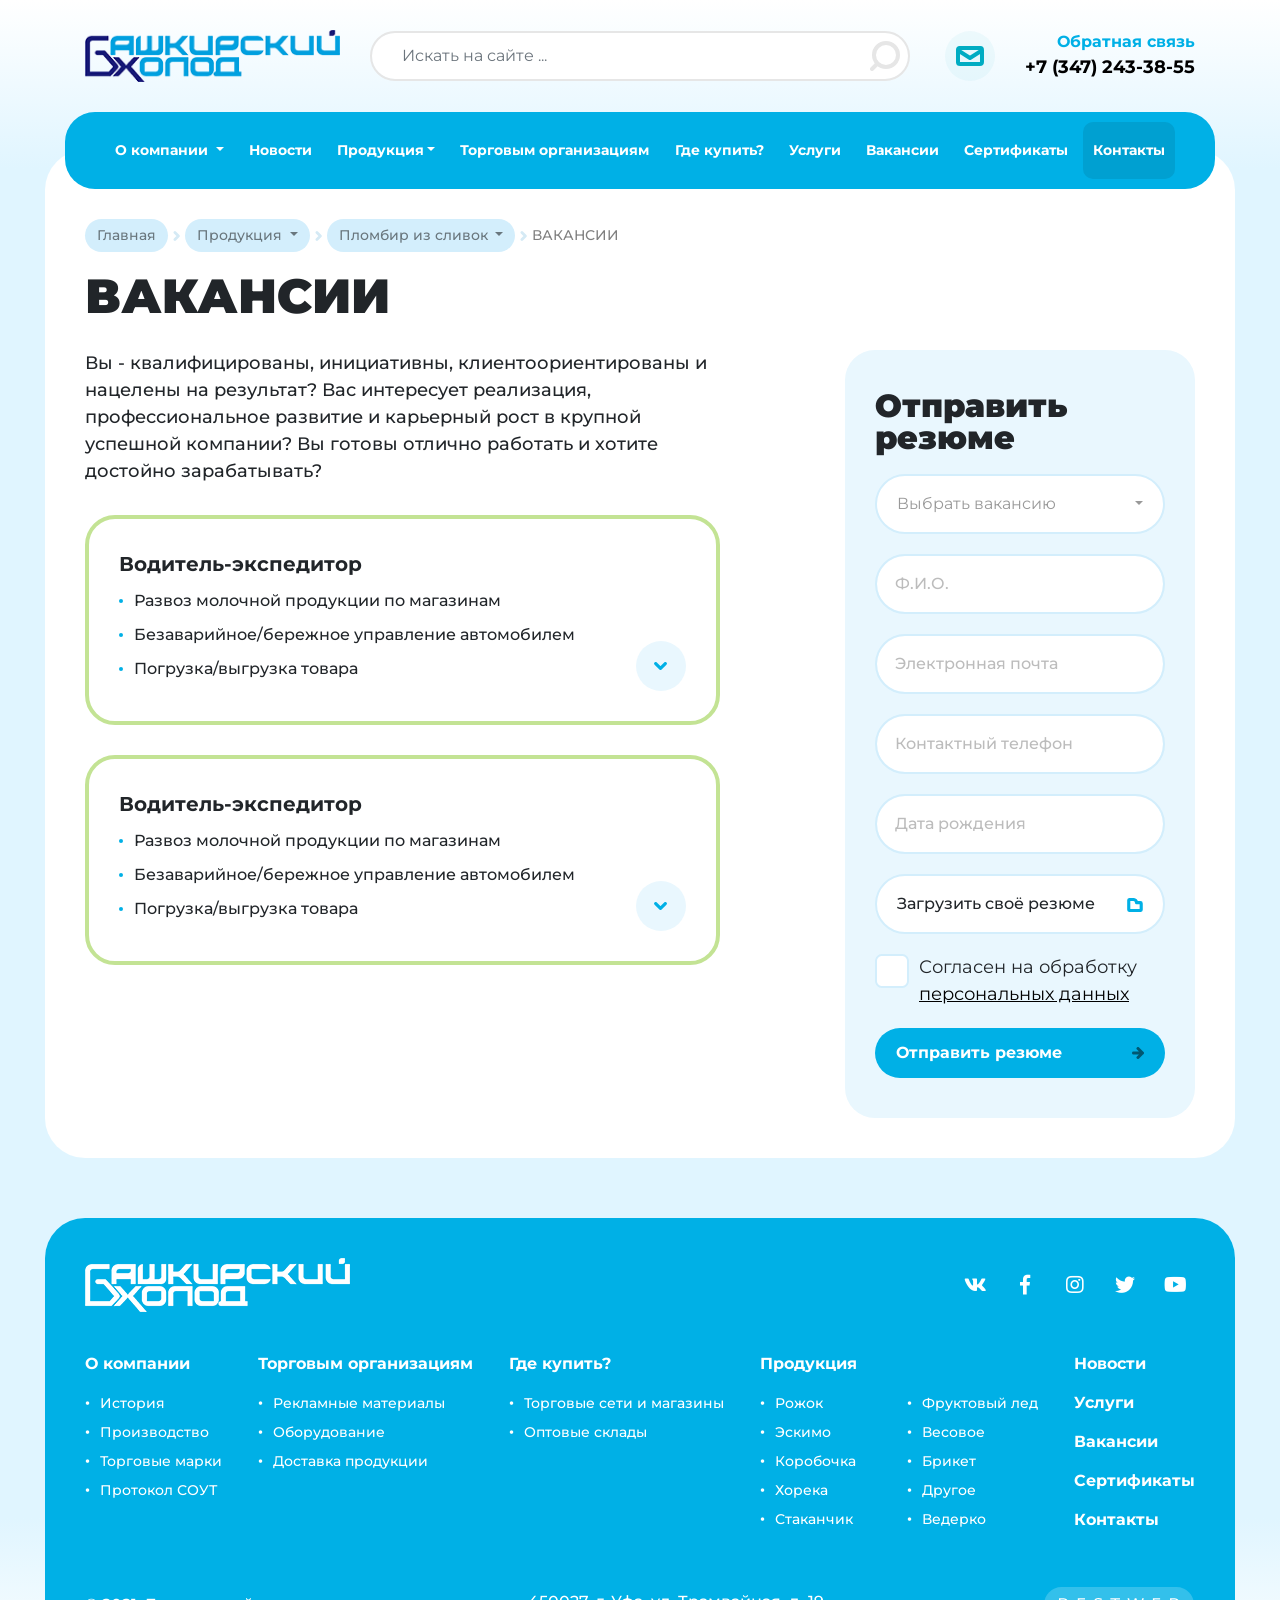
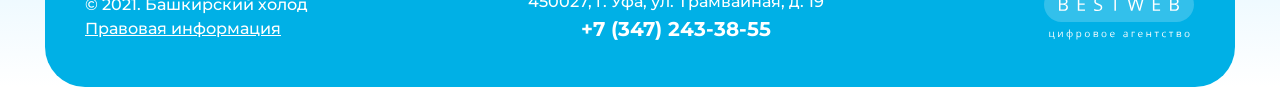
<file: vacancies.html>
<!DOCTYPE html>
<html lang="ru">
	<head>
		<meta charset="utf-8">
		<meta name="viewport" content="width=device-width, initial-scale=1, shrink-to-fit=no">

		<link rel="preconnect" href="https://fonts.googleapis.com">
		<link rel="preconnect" href="https://fonts.gstatic.com" crossorigin>
		<link href="https://fonts.googleapis.com/css2?family=Montserrat:ital,wght@0,300;0,400;0,700;0,900;1,300;1,400;1,700;1,900&display=swap" rel="stylesheet">
		<link href="css/bootstrap.min.css" rel="stylesheet">
		<link href="css/slick.css" rel="stylesheet">
		<link href="css/brands.min.css" rel="stylesheet">
		<link href="css/fontawesome.min.css" rel="stylesheet">
		<link href="css/bootstrap-select.min.css" rel="stylesheet">
		<link href="css/daterangepicker.css" rel="stylesheet">
		<link href="css/styles.css" rel="stylesheet">
		<link href="css/media.css" rel="stylesheet">

		<title>Башхолод</title>

		<script src="js/jquery.min.js"></script>
		<script src="js/popper.min.js"></script>
		<script src="js/bootstrap.min.js"></script>
		<script src="js/slick.min.js"></script>
		<script src="js/bootstrap-select.min.js"></script>
		<script src="js/moment.min.js"></script>
		<script src="js/ru.js"></script>
		<script src="js/daterangepicker.js"></script>
		<script src="js/main.js"></script>
	</head>
	<body>

		<div class="bottom-fixed">
			<div class="bottom-fixed__row">
				<a href="#" class="bottom-fixed-item">
					<div class="bottom-fixed-item__icon">
						<i class="bf-phone-icon"></i>
					</div>
				</a>
				<div class="bottom-fixed-item">
					<div class="bottom-fixed-item__icon">
						<i class="bf-search-icon"></i>
					</div>
				</div>
				<div class="bottom-fixed-item">
					<div class="bottom-fixed-item__icon">
						<i class="bf-mail-icon"></i>
					</div>
				</div>
				<div class="bottom-fixed-item">
					<div class="mobile-burger">
						<div class="mobile-burger__btn">
							<i class="mob-burger-icon"></i>
						</div>
						<div class="mobile-burger__body">
							<div class="container">
								<div class="mobile-burger__nav">
									<div class="mobile-burger__close">
										<i class="mob-burger-close"></i>
									</div>
									<ul class="header-nav">
										<li class="dropdown">
											<a class="dropdown-toggle" href="#" role="button" id="dropdownMenuLink" data-bs-toggle="dropdown" aria-expanded="false">
												О компании
											</a>

											<ul class="dropdown-menu" aria-labelledby="dropdownMenuLink">
												<li><a class="dropdown-item active" href="#">История</a></li>
												<li><a class="dropdown-item" href="#">Производство</a></li>
												<li><a class="dropdown-item" href="#">Торговые марки</a></li>
												<li><a class="dropdown-item" href="#">Протокол СОУТ</a></li>
											</ul>
										</li>
										<li><a href="#">Новости</a></li>
										<li>
											<a href="#">Продукция</a>
										</li>
										<li><a href="#">Торговым организациям</a></li>
										<li><a href="#">Где купить?</a></li>
										<li><a href="#">Услуги</a></li>
										<li><a href="#">Вакансии</a></li>
										<li><a href="#">Сертификаты</a></li>
										<li class="active"><a href="#">Контакты</a></li>
									</ul>
								</div>
							</div>
						</div>
					</div>
				</div>
			</div>
		</div>

		<div class="wrapper">

			<header>
				<div class="header-top">
					<div class="container">
						<div class="row align-items-center">
							<div class="col-lg-3 col header-top__logo">
								<div class="logo-wr">
									<a href="#" class="logo"><img src="images/logo.png" alt="" title=""></a>
								</div>
							</div>
							<div class="col-lg-6 header-top__search">
								<div class="header-search">
									<form action="/search/" method="GET">
										<input type="text" class="form-control" name="q" placeholder="Искать на сайте ...">
										<button type="submit">
											<svg width="30" height="30" viewBox="0 0 30 30" fill="none" xmlns="http://www.w3.org/2000/svg">
												<path d="M15.9949 26.0011C22.6204 26.0011 27.9914 20.6301 27.9914 14.0047C27.9914 7.37928 22.6204 2.0083 15.9949 2.0083C9.36951 2.0083 3.99854 7.37928 3.99854 14.0047C3.99854 20.6301 9.36951 26.0011 15.9949 26.0011Z" stroke="#E6E6E6" stroke-width="3.9988" stroke-miterlimit="22.9256" stroke-linecap="round" stroke-linejoin="round"/>
												<path d="M2.0083 27.9918L6.99336 22.9888" stroke="#E6E6E6" stroke-width="3.9988" stroke-miterlimit="22.9256" stroke-linecap="round" stroke-linejoin="round"/>
											</svg>
										</button>
									</form>
								</div>
							</div>
							<div class="col-lg-3 col header-top__callback">
								<div class="callback-item">
									<a href="#" class="callback-item__icon">
										<svg width="28" height="20" viewBox="0 0 28 20" fill="none" xmlns="http://www.w3.org/2000/svg">
											<path d="M23.8911 1.98633H4.08157C2.9244 1.98633 1.98633 2.87567 1.98633 3.97272V15.9999C1.98633 17.097 2.9244 17.9863 4.08157 17.9863H23.8911C25.0483 17.9863 25.9863 17.097 25.9863 15.9999V3.97272C25.9863 2.87567 25.0483 1.98633 23.8911 1.98633Z" stroke="#00ACC2" stroke-width="4" stroke-miterlimit="22.9256" stroke-linecap="round" stroke-linejoin="round"/>
											<path d="M25.0068 5.00684L13.9864 12L2.99316 5.00684" stroke="#00ACC2" stroke-width="4" stroke-miterlimit="22.9256" stroke-linecap="round" stroke-linejoin="round"/>
										</svg>
									</a>
									<div class="callback-item__body">
										<div class="callback-item__label">
											<a href="#">Обратная связь</a>
										</div>
										<div class="callback-item__phone"><a href="#">+7 (347) 243-38-55</a></div>
									</div>
								</div>
							</div>
						</div>
					</div>
				</div>
				<div class="header-nav-wr">
					<div class="container">
						<ul class="header-nav">
							<li class="dropdown">
								<a class="dropdown-toggle" href="#" role="button" id="dropdownMenuLink" data-bs-toggle="dropdown" aria-expanded="false">
									О компании
								</a>

								<ul class="dropdown-menu" aria-labelledby="dropdownMenuLink">
									<li><a class="dropdown-item active" href="#">История</a></li>
									<li><a class="dropdown-item" href="#">Производство</a></li>
									<li><a class="dropdown-item" href="#">Торговые марки</a></li>
									<li><a class="dropdown-item" href="#">Протокол СОУТ</a></li>
								</ul>
							</li>
							<li><a href="#">Новости</a></li>
							<li class="big-drp">
								<a class="big-drp__btn" href="#">Продукция</a>
								<div class="big-drp__body">
									<div class="big-drp__title">Форматы</div>
									<div class="formats-items">
										<a href="#" class="formats-item">
											<div class="formats-item__icon">
												<img src="images/formats-img/formats-img-1.svg" alt="" title="">
											</div>
											<div class="formats-item__text">
												Рожок
											</div>
										</a>
										<div class="formats-item">
											<div class="formats-item__icon">
												<img src="images/formats-img/formats-img-2.svg" alt="" title="">
											</div>
											<div class="formats-item__text">
												Эскимо
											</div>
										</div>
										<div class="formats-item">
											<div class="formats-item__icon">
												<img src="images/formats-img/formats-img-3.svg" alt="" title="">
											</div>
											<div class="formats-item__text">
												Коробочка
											</div>
										</div>
										<div class="formats-item">
											<div class="formats-item__icon">
												<img src="images/formats-img/formats-img-4.svg" alt="" title="">
											</div>
											<div class="formats-item__text">
												Хорека
											</div>
										</div>
										<div class="formats-item">
											<div class="formats-item__icon">
												<img src="images/formats-img/formats-img-5.svg" alt="" title="">
											</div>
											<div class="formats-item__text">
												Стаканчик
											</div>
										</div>
										<div class="formats-item">
											<div class="formats-item__icon">
												<img src="images/formats-img/formats-img-6.svg" alt="" title="">
											</div>
											<div class="formats-item__text">
												Фруктовый
												лед
											</div>
										</div>
										<div class="formats-item">
											<div class="formats-item__icon">
												<img src="images/formats-img/formats-img-7.svg" alt="" title="">
											</div>
											<div class="formats-item__text">
												Весовое
											</div>
										</div>
										<div class="formats-item">
											<div class="formats-item__icon">
												<img src="images/formats-img/formats-img-8.svg" alt="" title="">
											</div>
											<div class="formats-item__text">
												Брикет
											</div>
										</div>
										<div class="formats-item">
											<div class="formats-item__icon">
												<img src="images/formats-img/formats-img-9.svg" alt="" title="">
											</div>
											<div class="formats-item__text">
												Другое
											</div>
										</div>
										<div class="formats-item">
											<div class="formats-item__icon">
												<img src="images/formats-img/formats-img-10.svg" alt="" title="">
											</div>
											<div class="formats-item__text">
												Ведерко
											</div>
										</div>
									</div>
									<div class="big-drp__title">Бренды</div>
									<div class="brands-items">
										<div class="brands-items__col">
											<a href="#" class="brands-item color-1">
												<div class="brands-item__img">
													<img src="images/brands-item/brands-item-img-1.png" alt="" title="">
												</div>
												<div class="brands-item__text">
													Пломбир
													из сливок
												</div>
											</a>
										</div>
										<div class="brands-items__col">
											<div class="brands-item color-2">
												<div class="brands-item__img">
													<img src="images/brands-item/brands-item-img-2.png" alt="" title="">
												</div>
												<div class="brands-item__text">
													Угостись
												</div>
											</div>
										</div>
										<div class="brands-items__col">
											<div class="brands-item color-3">
												<div class="brands-item__img">
													<img src="images/brands-item/brands-item-img-3.png" alt="" title="">
												</div>
												<div class="brands-item__text">
													Bon Ami
												</div>
											</div>
										</div>
										<div class="brands-items__col">
											<div class="brands-item color-4">
												<div class="brands-item__img">
													<img src="images/brands-item/brands-item-img-4.png" alt="" title="">
												</div>
												<div class="brands-item__text">
													Пломбир
													из молока
												</div>
											</div>
										</div>
										<div class="brands-items__col">
											<div class="brands-item color-5">
												<div class="brands-item__img">
													<img src="images/brands-item/brands-item-img-5.png" alt="" title="">
												</div>
												<div class="brands-item__text">
													Джага джага
												</div>
											</div>
										</div>
										<div class="brands-items__col">
											<div class="brands-item color-6">
												<div class="brands-item__img">
													<img src="images/brands-item/brands-item-img-6.png" alt="" title="">
												</div>
												<div class="brands-item__text">
													Пломбир
												</div>
											</div>
										</div>
										<div class="brands-items__col">
											<div class="brands-item color-7">
												<div class="brands-item__img">
													<img src="images/brands-item/brands-item-img-7.png" alt="" title="">
												</div>
												<div class="brands-item__text">
													Уплетайка
												</div>
											</div>
										</div>
										<div class="brands-items__col">
											<div class="brands-item color-1">
												<div class="brands-item__img">
													<img src="images/brands-item/brands-item-img-8.png" alt="" title="">
												</div>
												<div class="brands-item__text">
													Horeca
												</div>
											</div>
										</div>
										<div class="brands-items__col">
											<div class="brands-item color-2">
												<div class="brands-item__img">
													<img src="images/brands-item/brands-item-img-9.png" alt="" title="">
												</div>
												<div class="brands-item__text">
													Зефирное
													облако
												</div>
											</div>
										</div>
										<div class="brands-items__col">
											<div class="brands-item color-3">
												<div class="brands-item__img">
													<img src="images/brands-item/brands-item-img-10.png" alt="" title="">
												</div>
												<div class="brands-item__text">
													Полонез
												</div>
											</div>
										</div>
									</div>
								</div>
							</li>
							<li><a href="#">Торговым организациям</a></li>
							<li><a href="#">Где купить?</a></li>
							<li><a href="#">Услуги</a></li>
							<li><a href="#">Вакансии</a></li>
							<li><a href="#">Сертификаты</a></li>
							<li class="active"><a href="#">Контакты</a></li>
						</ul>
					</div>
				</div>
			</header>

			<main>
				<div class="inner-page">
					<div class="container">
						<ul class="drp-breadcrumb">
							<li>
								<a href="#">Главная</a>
							</li>
							<li class="dropdown">
								<a class="dropdown-toggle" href="#" role="button" id="dropdownMenuLink" data-bs-toggle="dropdown" aria-expanded="false">
									Продукция
								</a>

								<ul class="dropdown-menu" aria-labelledby="dropdownMenuLink">
									<li><a class="dropdown-item active" href="#">Action</a></li>
									<li><a class="dropdown-item" href="#">Another action</a></li>
									<li><a class="dropdown-item" href="#">Something else here</a></li>
								</ul>
							</li>
							<li class="dropdown">
								<a class="dropdown-toggle" href="#" role="button" id="dropdownMenuLink" data-bs-toggle="dropdown" aria-expanded="false">
									Пломбир из сливок
								</a>

								<ul class="dropdown-menu" aria-labelledby="dropdownMenuLink">
									<li><a class="dropdown-item" href="#">Action</a></li>
									<li><a class="dropdown-item" href="#">Another action</a></li>
									<li><a class="dropdown-item" href="#">Something else here</a></li>
								</ul>
							</li>
							<li>
								<span>ВАКАНСИИ</span>
							</li>
						</ul>
						<div class="inner-page__title">ВАКАНСИИ</div>
						<div class="inner-page-white ml100">
							<div class="vacancies">
								<div class="row">
									<div class="col-lg-7">
										<div class="vacancies__text">
											Вы - квалифицированы, инициативны, клиентоориентированы и нацелены на результат? Вас интересует реализация, профессиональное развитие и карьерный рост в крупной успешной компании? Вы готовы отлично работать и хотите достойно зарабатывать?
										</div>
										<div class="vacancies-items">
											<div class="vacancies-item">
												<div class="vacancies-item__top collapsed" data-bs-toggle="collapse" href="#vac1">
													<div class="vacancies-item__title">Водитель-экспедитор</div>
													<ul class="vacancies-item__list">
														<li>Развоз молочной продукции по магазинам</li>
														<li>Безаварийное/бережное управление автомобилем</li>
														<li>Погрузка/выгрузка товара</li>
													</ul>
													<div class="vacancies-item__icon">
														<i class="vacancies-item-arrow"></i>
													</div>
												</div>
												<div class="vacancies-item__body collapse" id="vac1">
													<div class="vacancies-item__content">
														<ul class="vacancies-item__list">
															<li>Развоз молочной продукции по магазинам</li>
															<li>Безаварийное/бережное управление автомобилем</li>
															<li>Погрузка/выгрузка товара</li>
														</ul>
													</div>
												</div>
											</div>
											<div class="vacancies-item">
												<div class="vacancies-item__top collapsed" data-bs-toggle="collapse" href="#vac2">
													<div class="vacancies-item__title">Водитель-экспедитор</div>
													<ul class="vacancies-item__list">
														<li>Развоз молочной продукции по магазинам</li>
														<li>Безаварийное/бережное управление автомобилем</li>
														<li>Погрузка/выгрузка товара</li>
													</ul>
													<div class="vacancies-item__icon">
														<i class="vacancies-item-arrow"></i>
													</div>
												</div>
												<div class="vacancies-item__body collapse" id="vac2">
													<div class="vacancies-item__content">
														<ul class="vacancies-item__list">
															<li>Развоз молочной продукции по магазинам</li>
															<li>Безаварийное/бережное управление автомобилем</li>
															<li>Погрузка/выгрузка товара</li>
														</ul>
													</div>
												</div>
											</div>
										</div>
									</div>
									<div class="col-lg-5 col-xl-4 offset-xl-1">
										<div class="personal-data-modal modal fade" tabindex="-1" aria-hidden="true">
											<div class="modal-dialog">
												<div class="modal-content">
													<div class="modal-body">
														<button type="button" class="btn-close" data-bs-dismiss="modal" aria-label="Close"></button>
														<div class="personal-data-modal__body">
															<div>Lorem ipsum dolor sit amet, consectetur adipisicing elit. Esse obcaecati odio fugiat incidunt. Illum dolorem unde quos, placeat, modi porro at odio ut explicabo est aspernatur rem eos id. Animi!</div>
															<div>Architecto tenetur ipsum laudantium fuga quidem illo esse dolores, fugiat in sint, similique. Debitis dolorem libero, modi doloremque alias harum consectetur quam doloribus quod laboriosam accusantium placeat, molestias quos. Voluptate.</div>
															<div>Harum ipsa fuga, ullam architecto atque, modi alias quam iste molestiae, sint hic ratione. Incidunt, possimus placeat neque voluptate vero amet unde, nemo non! Ut quibusdam vitae itaque natus, ea.</div>
															<div>Deserunt illo ullam, id corrupti laborum odit nesciunt cupiditate, illum debitis quidem, in exercitationem fugit! In a, quae est similique, quaerat autem. Consequuntur, deleniti enim voluptatibus, dicta pariatur quia maxime.</div>
															<div>Autem at, itaque officiis ea magni praesentium facilis iste temporibus ipsum dignissimos mollitia consequatur animi fugit sunt debitis laboriosam repellendus expedita cumque dicta dolore quae distinctio illo illum excepturi suscipit!</div>
														</div>
													</div>
												</div>
											</div>
										</div>

										<div class="summary-form">
											<div class="summary-form__title">
												Отправить
												резюме
											</div>
											<div class="input-item">
												<select name="" id="" class="selectpicker form-control">
													<option value="">Выбрать вакансию</option>
													<option value="0">Выбрать вакансию</option>
													<option value="0">Выбрать вакансию</option>
												</select>
											</div>
											<div class="input-item">
												<input type="text" class="form-control">
												<span class="floating-label">Ф.И.О.</span>
											</div>
											<div class="input-item">
												<input type="text" class="form-control">
												<span class="floating-label">Электронная почта</span>
											</div>
											<div class="input-item">
												<input type="text" class="form-control">
												<span class="floating-label">Контактный телефон</span>
											</div>
											<div class="input-item">
												<input type="text" class="form-control date-pick-solo">
												<span class="floating-label">Дата рождения</span>
											</div>
											<div class="input-file">
												<label>
													<input type="file">
													<span class="input-file__item">
														<span class="input-file__text">
															Загрузить своё резюме
														</span>
														<span class="input-file__icon">
															<i class="input-file-icon"></i>
														</span>
													</span>
												</label>
											</div>
											<div class="personal-data">
												<label>
													<input type="checkbox" name="" value="">
													<i class="icon-checkbox">
														<svg width="34" height="34" viewBox="0 0 34 34" fill="none" xmlns="http://www.w3.org/2000/svg">
															<g clip-path="url(#clip0_614:18)">
																<path fill-rule="evenodd" clip-rule="evenodd" d="M6.99945 1.99512H27.0004C29.7479 1.99512 32.0047 4.25197 32.0047 6.99945V27.0004C32.0047 29.7479 29.7479 32.0047 27.0004 32.0047H6.99945C4.25197 32.0047 1.99512 29.7479 1.99512 27.0004V6.99945C1.99512 4.25197 4.25197 1.99512 6.99945 1.99512V1.99512Z" stroke="#D3EEFC" stroke-width="4.00673" stroke-miterlimit="22.9256" stroke-linecap="round" stroke-linejoin="round"/>
																<path fill-rule="evenodd" clip-rule="evenodd" d="M6.99945 1.99512H27.0004C29.7479 1.99512 32.0047 4.25197 32.0047 6.99945V27.0004C32.0047 29.7479 29.7479 32.0047 27.0004 32.0047H6.99945C4.25197 32.0047 1.99512 29.7479 1.99512 27.0004V6.99945C1.99512 4.25197 4.25197 1.99512 6.99945 1.99512V1.99512Z" fill="white"/>
																<path class="check" d="M22.9938 13.0015L14.9967 20.9986L11.0063 17.0082" stroke="#00B0E6" fill="#fff" stroke-width="4.00673" stroke-miterlimit="22.9256" stroke-linecap="round" stroke-linejoin="round"/>
															</g>
															<defs>
																<clipPath id="clip0_614:18">
																	<rect width="34" height="34" fill="white"/>
																</clipPath>
															</defs>
														</svg>
													</i>
													<span>Согласен на обработку <a href="#" data-bs-toggle="modal" data-bs-target=".personal-data-modal">персональных данных</a></span>
												</label>
											</div>
											<div class="summary-form__btn">
												<a href="#" class="btn btn-blue">Отправить резюме <i class="btn-arrow-right"></i></a>
											</div>
										</div>
									</div>
								</div>
							</div>
						</div>
					</div>
				</div>
			</main>

			<footer>
				<div class="footer-top-wr">
					<div class="container">
						<div class="footer-top ml100">
							<div class="footer-top__row">
								<div class="footer-top__logo">
									<a href="#"><img src="images/footer-logo.png" alt="" title=""></a>
								</div>
								<div class="soc">
									<ul>
										<li><a href="#"><i class="fab fa-vk"></i></a></li>
										<li><a href="#"><i class="fab fa-facebook-f"></i></a></li>
										<li><a href="#"><i class="fab fa-instagram"></i></a></li>
										<li><a href="#"><i class="fab fa-twitter"></i></a></li>
										<li><a href="#"><i class="fab fa-youtube"></i></a></li>
									</ul>
								</div>
							</div>
							<div class="footer-top-lists">
								<div class="footer-top-lists__col">
									<div class="footer-top-list__title"><a href="#">О компании</a></div>
									<ul class="footer-top-list">
										<li><a href="#">История</a></li>
										<li><a href="#">Производство</a></li>
										<li><a href="#">Торговые марки</a></li>
										<li><a href="#">Протокол СОУТ</a></li>
									</ul>
								</div>
								<div class="footer-top-lists__col">
									<div class="footer-top-list__title">Торговым организациям</div>
									<ul class="footer-top-list">
										<li><a href="#">Рекламные материалы</a></li>
										<li><a href="#">Оборудование</a></li>
										<li><a href="#">Доставка продукции</a></li>
									</ul>
								</div>
								<div class="footer-top-lists__col">
									<div class="footer-top-list__title">Где купить?</div>
									<ul class="footer-top-list">
										<li><a href="#">Торговые сети и магазины</a></li>
										<li><a href="#">Оптовые склады</a></li>
									</ul>
								</div>
								<div class="footer-top-lists__col">
									<div class="footer-top-list__title">Продукция</div>
									<ul class="footer-top-list col2">
										<li><a href="#">Рожок</a></li>
										<li><a href="#">Эскимо</a></li>
										<li><a href="#">Коробочка</a></li>
										<li><a href="#">Хорека</a></li>
										<li><a href="#">Стаканчик</a></li>
										<li><a href="#">Фруктовый лед</a></li>
										<li><a href="#">Весовое</a></li>
										<li><a href="#">Брикет</a></li>
										<li><a href="#">Другое</a></li>
										<li><a href="#">Ведерко</a></li>
									</ul>
								</div>
								<div class="footer-top-lists__col">
									<div class="footer-top-list__title"><a href="#">Новости</a></div>
									<div class="footer-top-list__title"><a href="#">Услуги</a></div>
									<div class="footer-top-list__title"><a href="#">Вакансии</a></div>
									<div class="footer-top-list__title"><a href="#">Сертификаты</a></div>
									<div class="footer-top-list__title"><a href="#">Контакты</a></div>
								</div>
							</div>
							<div class="footer-top__row">
								<div class="soc in-mobile">
									<ul>
										<li><a href="#"><i class="fab fa-vk"></i></a></li>
										<li><a href="#"><i class="fab fa-facebook-f"></i></a></li>
										<li><a href="#"><i class="fab fa-instagram"></i></a></li>
										<li><a href="#"><i class="fab fa-twitter"></i></a></li>
										<li><a href="#"><i class="fab fa-youtube"></i></a></li>
									</ul>
								</div>
								<div class="footer-top__text">
									<div>© 2021. Башкирский холод</div>
									<a href="#">Правовая информация</a>
								</div>
								<div class="footer-top__center">
									<div class="footer-top__text">450027, г. Уфа, ул. Трамвайная, д. 19</div>
									<div class="footer-top__phone">
										<a href="#">+7 (347) 243-38-55</a>
									</div>
								</div>
								<div class="footer-top__bw">
									<a class="bestweb"  href="https://bestweb.ru/" target="_blank" title="Разработка сайта, поддержка сайта Bestweb г.Уфа"><span>Bestweb - разработка сайта, поддержка сайта, г.Уфа</span>
										<svg width="151" height="60" viewBox="0 0 151 60" fill="none" xmlns="http://www.w3.org/2000/svg">
											<path class="bw-logo" fill-rule="evenodd" clip-rule="evenodd" d="M17.5012 0H132.502C142.127 0 150.002 7.87492 150.002 17.4999C150.002 27.125 142.127 34.9999 132.502 34.9999H17.5012C7.87615 34.9999 0.0012207 27.1249 0.0012207 17.4999C0.0012207 7.87491 7.87617 0 17.5012 0Z" fill="white" fill-opacity="0.2"/>
											<path class="bw-logo-text" d="M15.0012 11.1831H18.656C20.372 11.1831 21.6136 11.434 22.3807 11.9357C23.1477 12.4374 23.5312 13.2286 23.5312 14.312C23.5312 15.0617 23.3169 15.6817 22.8909 16.1687C22.462 16.6557 21.8398 16.9717 21.0183 17.1163V17.2019C22.9816 17.5296 23.9664 18.539 23.9664 20.2276C23.9664 21.358 23.5735 22.2408 22.7914 22.8754C22.0122 23.5098 20.9186 23.8259 19.5137 23.8259H15.0012V11.1831V11.1831ZM16.5053 16.5967H18.9822C20.0452 16.5967 20.81 16.4346 21.2752 16.1069C21.7403 15.782 21.9728 15.233 21.9728 14.4597C21.9728 13.7513 21.716 13.2405 21.1964 12.9247C20.6771 12.6118 19.849 12.4522 18.7166 12.4522H16.5053V16.5967V16.5967ZM16.5053 17.8425V22.5716H19.2028C20.2482 22.5716 21.0334 22.3737 21.562 21.9811C22.0907 21.5854 22.3532 20.9655 22.3532 20.1241C22.3532 19.3389 22.0844 18.7635 21.5439 18.3944C21.0061 18.0257 20.1847 17.8425 19.0789 17.8425H16.5053V17.8425ZM41.0219 23.8259H33.8088V11.1831H41.0219V12.4876H35.3129V16.5612H40.674V17.8601H35.3129V22.5123H41.0219V23.8259V23.8259ZM58.2523 20.4609C58.2523 21.5738 57.8385 22.4415 57.0139 23.0645C56.1864 23.687 55.0659 23.9999 53.6488 23.9999C52.1179 23.9999 50.9369 23.8052 50.112 23.4186V22.0018C50.6407 22.2201 51.2207 22.3944 51.8457 22.5211C52.471 22.6481 53.0904 22.7099 53.7032 22.7099C54.7061 22.7099 55.4613 22.5242 55.969 22.152C56.4764 21.7801 56.7298 21.2637 56.7298 20.5995C56.7298 20.1627 56.6394 19.8024 56.4611 19.5221C56.28 19.2446 55.9778 18.9849 55.558 18.7485C55.1353 18.5126 54.495 18.2439 53.6338 17.946C52.4288 17.5236 51.5679 17.0247 51.0546 16.449C50.5378 15.8736 50.2782 15.1207 50.2782 14.191C50.2782 13.217 50.6529 12.4434 51.4018 11.8649C52.151 11.2894 53.1417 11 54.377 11C55.6606 11 56.8449 11.2302 57.9232 11.6939L57.4549 12.9721C56.3888 12.535 55.3496 12.3167 54.3408 12.3167C53.5434 12.3167 52.9212 12.482 52.4742 12.8153C52.0243 13.1521 51.8006 13.6152 51.8006 14.2088C51.8006 14.6485 51.882 15.0056 52.0481 15.286C52.2142 15.5666 52.4923 15.8234 52.8849 16.0564C53.2778 16.2897 53.8787 16.5465 54.6852 16.83C56.0415 17.3023 56.9778 17.8099 57.4849 18.3502C57.9957 18.8933 58.2523 19.5961 58.2523 20.4609V20.4609ZM71.943 23.8259H70.4389V12.4876H66.3429V11.1831H76.0419V12.4876H71.943V23.8259ZM96.3416 23.8259H94.8554L92.2458 15.3599C92.1217 14.9852 91.9828 14.5127 91.8289 13.9401C91.6749 13.3703 91.5964 13.0279 91.5902 12.9128C91.4604 13.6745 91.2551 14.507 90.9711 15.4101L88.4398 23.8259H86.9539L83.5103 11.1831H85.102L87.1469 18.9908C87.4309 20.0858 87.6364 21.0777 87.7663 21.9663C87.9264 20.9124 88.162 19.8792 88.4761 18.8698L90.7931 11.1831H92.3876L94.8191 18.9406C95.1031 19.8319 95.3418 20.8413 95.538 21.9663C95.6497 21.1486 95.8614 20.1508 96.1724 18.973L98.208 11.1831H99.803L96.3416 23.8259ZM116.106 23.8259H108.893V11.1831H116.106V12.4876H110.397V16.5612H115.759V17.8601H110.397V22.5123H116.106V23.8259V23.8259ZM126.036 11.1831H129.691C131.407 11.1831 132.648 11.4339 133.415 11.9357C134.183 12.4374 134.566 13.2286 134.566 14.312C134.566 15.0617 134.352 15.6817 133.926 16.1687C133.497 16.6556 132.875 16.9717 132.053 17.1163V17.2019C134.017 17.5296 135.001 18.539 135.001 20.2276C135.001 21.358 134.608 22.2407 133.826 22.8754C133.047 23.5098 131.953 23.8259 130.549 23.8259H126.036V11.1831V11.1831ZM127.541 16.5967H130.018C131.081 16.5967 131.845 16.4345 132.31 16.1069C132.775 15.782 133.007 15.2329 133.007 14.4596C133.007 13.7513 132.751 13.2405 132.231 12.9247C131.712 12.6117 130.884 12.4521 129.752 12.4521H127.541V16.5967V16.5967ZM127.541 17.8425V22.5715H130.238C131.283 22.5715 132.068 22.3737 132.597 21.9811C133.125 21.5854 133.388 20.9654 133.388 20.1241C133.388 19.3389 133.119 18.7635 132.579 18.3944C132.041 18.0256 131.219 17.8425 130.114 17.8425H127.541V17.8425Z" fill="white"/>
											<path class="bw-text" d="M10.5575 51.9481H9.74769V50.0983H5.33923V44.7464H6.14912V49.3998H8.99085V44.7464H9.80096V49.3998H10.5575V51.9481ZM14.8444 44.7465V48.1398L14.8092 49.0282L14.7945 49.3065L17.6909 44.7465H18.7009V50.0983H17.9443V46.8265L17.9593 46.1816L17.9826 45.5484L15.0927 50.0983H14.0827V44.7465H14.8444V44.7465ZM28.636 47.4181C28.636 48.2283 28.4062 48.8731 27.9461 49.3533C27.4844 49.8332 26.8412 50.1082 26.0143 50.1765V52.5001H25.2127V50.1765C24.406 50.115 23.7678 49.8383 23.2993 49.3465C22.831 48.855 22.596 48.2115 22.596 47.4181C22.596 46.6066 22.8293 45.9634 23.2962 45.4832C23.7644 45.005 24.4127 44.7331 25.2427 44.6682V42.5H26.0143V44.6682C26.831 44.7433 27.4727 45.0248 27.9379 45.5132C28.4028 46.0016 28.6361 46.6366 28.6361 47.4181L28.636 47.4181ZM23.4461 47.4181C23.4461 48.0432 23.5893 48.5333 23.8761 48.8865C24.1627 49.2416 24.6177 49.4483 25.2427 49.5067V45.3466C24.6412 45.4032 24.191 45.5983 23.8928 45.935C23.5943 46.2732 23.4461 46.7667 23.4461 47.4181V47.4181ZM27.7962 47.4181C27.7962 46.1717 27.2029 45.4832 26.0143 45.3565V49.5067C26.6329 49.4449 27.0844 49.2365 27.3696 48.8833C27.6545 48.5282 27.7962 48.04 27.7962 47.4181V47.4181ZM35.0262 50.1966C34.6779 50.1966 34.3595 50.1317 34.0712 50.0033C33.7829 49.8749 33.5411 49.6765 33.3461 49.41H33.288C33.3263 49.7215 33.3461 50.0183 33.3461 50.2984V52.5001H32.5363V44.7465H33.1945L33.3079 45.4798H33.3461C33.5544 45.1867 33.7962 44.9749 34.0729 44.8448C34.3496 44.715 34.6679 44.6481 35.0262 44.6481C35.7363 44.6481 36.2828 44.8916 36.6695 45.3766C37.0547 45.8616 37.248 46.5416 37.248 47.4181C37.248 48.2966 37.0513 48.98 36.6596 49.4667C36.2664 49.9531 35.723 50.1966 35.0262 50.1966ZM34.908 45.3383C34.3612 45.3383 33.9663 45.4883 33.7228 45.7916C33.4779 46.0949 33.3529 46.5765 33.3461 47.2367V47.4181C33.3461 48.1699 33.4711 48.7082 33.7228 49.0316C33.9728 49.355 34.3746 49.5166 34.9279 49.5166C35.3913 49.5166 35.753 49.3298 36.0147 48.9551C36.2763 48.5817 36.4078 48.065 36.4078 47.4082C36.4078 46.7398 36.2763 46.2281 36.0147 45.8715C35.753 45.5149 35.3845 45.3383 34.908 45.3383V45.3383ZM45.7664 47.4181C45.7664 48.29 45.5464 48.9715 45.1082 49.4616C44.6682 49.9517 44.0616 50.1966 43.2866 50.1966C42.8082 50.1966 42.3832 50.0832 42.0116 49.8582C41.6414 49.6348 41.3548 49.3117 41.1533 48.8916C40.9497 48.4715 40.8497 47.9799 40.8497 47.4181C40.8497 46.545 41.0683 45.865 41.5048 45.3783C41.9399 44.8916 42.5465 44.6481 43.3198 44.6481C44.0698 44.6481 44.6631 44.8981 45.1048 45.3964C45.5464 45.8948 45.7664 46.5683 45.7664 47.4181V47.4181ZM41.6899 47.4181C41.6899 48.1015 41.8265 48.6217 42.0998 48.98C42.373 49.3383 42.7747 49.5166 43.3065 49.5166C43.8366 49.5166 44.2399 49.3383 44.5149 48.9834C44.7898 48.6265 44.9265 48.1049 44.9265 47.4181C44.9265 46.7367 44.7898 46.2199 44.5149 45.8667C44.2399 45.5149 43.8332 45.3383 43.2966 45.3383C42.7648 45.3383 42.3648 45.5115 42.095 45.8599C41.8248 46.2083 41.6899 46.7282 41.6899 47.4181V47.4181ZM54.0118 46.0898C54.0118 46.4382 53.9117 46.7015 53.7116 46.8832C53.5117 47.0632 53.23 47.1848 52.87 47.2466V47.29C53.3249 47.3532 53.6583 47.4867 53.8683 47.6917C54.0784 47.8966 54.1833 48.1801 54.1833 48.5401C54.1833 49.0384 53.9999 49.4233 53.6333 49.6932C53.2665 49.9633 52.7333 50.0983 52.03 50.0983H49.6716V44.7465H52.0198C53.3482 44.7465 54.0117 45.1949 54.0117 46.0898L54.0118 46.0898ZM53.3717 48.4865C53.3717 48.1965 53.2617 47.9865 53.0432 47.8549C52.8232 47.7231 52.4584 47.6565 51.9515 47.6565H50.4815V49.4199H51.9716C52.9048 49.4199 53.3717 49.1081 53.3717 48.4865ZM53.2217 46.1683C53.2217 45.9067 53.12 45.7233 52.9199 45.6133C52.72 45.505 52.4167 45.45 52.0099 45.45H50.4815V46.9583H51.8532C52.3549 46.9583 52.7084 46.8965 52.9133 46.7732C53.1183 46.6499 53.2217 46.4484 53.2217 46.1683V46.1683ZM62.4616 47.4181C62.4616 48.29 62.2416 48.9715 61.8034 49.4616C61.3634 49.9517 60.7568 50.1966 59.9818 50.1966C59.5033 50.1966 59.0784 50.0832 58.7068 49.8582C58.3366 49.6348 58.05 49.3117 57.8485 48.8916C57.6449 48.4715 57.5449 47.9799 57.5449 47.4181C57.5449 46.545 57.7634 45.865 58.1999 45.3783C58.6351 44.8916 59.2417 44.6481 60.015 44.6481C60.765 44.6481 61.3583 44.8981 61.8 45.3964C62.2416 45.8948 62.4616 46.5683 62.4616 47.4181V47.4181ZM58.3851 47.4181C58.3851 48.1015 58.5217 48.6217 58.7949 48.98C59.0682 49.3383 59.4699 49.5166 60.0017 49.5166C60.5318 49.5166 60.9351 49.3383 61.2101 48.9834C61.485 48.6265 61.6217 48.1049 61.6217 47.4181C61.6217 46.7367 61.485 46.2199 61.2101 45.8667C60.9351 45.5149 60.5284 45.3383 59.9918 45.3383C59.46 45.3383 59.06 45.5115 58.7902 45.8599C58.52 46.2083 58.3851 46.7282 58.3851 47.4181V47.4181ZM68.6269 50.1966C67.8352 50.1966 67.2119 49.9548 66.7552 49.4732C66.2968 48.9916 66.0684 48.3232 66.0684 47.4666C66.0684 46.6032 66.2801 45.9183 66.7051 45.4098C67.1303 44.9032 67.7003 44.6481 68.4169 44.6481C69.087 44.6481 69.6185 44.8698 70.0085 45.31C70.4003 45.7516 70.5953 46.3333 70.5953 47.0567V47.5683H66.9086C66.9253 48.1965 67.0835 48.6733 67.3837 48.9998C67.6853 49.325 68.1102 49.4883 68.657 49.4883C69.2318 49.4883 69.8019 49.3683 70.3651 49.1266V49.85C70.0786 49.9733 69.8084 50.0617 69.5519 50.115C69.2968 50.1683 68.9886 50.1966 68.6269 50.1966ZM68.407 45.3281C67.977 45.3281 67.6351 45.4682 67.3803 45.7482C67.1234 46.0283 66.9735 46.4149 66.9284 46.9099H69.7251C69.7251 46.3982 69.612 46.0065 69.3835 45.7349C69.1553 45.4633 68.8302 45.3281 68.407 45.3281ZM82.9467 50.0983L82.7868 49.3366H82.7469C82.4802 49.6717 82.2134 49.8981 81.9484 50.0183C81.6836 50.1365 81.3519 50.1966 80.9551 50.1966C80.425 50.1966 80.0086 50.06 79.7067 49.785C79.4068 49.5115 79.2552 49.1232 79.2552 48.6183C79.2552 47.5383 80.12 46.9717 81.8486 46.9198L82.7568 46.89V46.5584C82.7568 46.1383 82.667 45.8282 82.4853 45.6283C82.3053 45.4282 82.017 45.3281 81.6184 45.3281C81.1734 45.3281 80.6685 45.465 80.1053 45.7383L79.8567 45.1184C80.12 44.9749 80.4086 44.8616 80.7235 44.7816C81.0368 44.7 81.3519 44.6583 81.6686 44.6583C82.3052 44.6583 82.7787 44.8 83.0868 45.0832C83.3935 45.3667 83.5485 45.8216 83.5485 46.4467V50.0983H82.9467V50.0983ZM81.1167 49.5265C81.6201 49.5265 82.017 49.3882 82.3053 49.1115C82.5935 48.8349 82.737 48.4482 82.737 47.9499V47.4666L81.9268 47.5C81.2819 47.5233 80.8167 47.6233 80.5336 47.8016C80.2484 47.9782 80.1053 48.2549 80.1053 48.6282C80.1053 48.9216 80.1934 49.145 80.3717 49.2983C80.5486 49.45 80.7969 49.5265 81.1167 49.5265ZM90.9234 45.4398H88.5117V50.0983H87.7018V44.7465H90.9234V45.4398ZM96.6287 50.1966C95.837 50.1966 95.2137 49.9548 94.757 49.4732C94.2986 48.9916 94.0702 48.3232 94.0702 47.4666C94.0702 46.6032 94.2819 45.9183 94.7068 45.4098C95.132 44.9032 95.702 44.6481 96.4186 44.6481C97.0887 44.6481 97.6202 44.8698 98.0103 45.31C98.402 45.7516 98.5971 46.3333 98.5971 47.0567V47.5683H94.9103C94.927 48.1965 95.0852 48.6733 95.3854 48.9998C95.687 49.325 96.1119 49.4883 96.6587 49.4883C97.2336 49.4883 97.8036 49.3683 98.3669 49.1266V49.85C98.0803 49.9733 97.8102 50.0617 97.5536 50.115C97.2985 50.1683 96.9904 50.1966 96.6287 50.1966ZM96.4087 45.3281C95.9787 45.3281 95.6368 45.4682 95.382 45.7482C95.1252 46.0283 94.9752 46.4149 94.9301 46.9099H97.7268C97.7268 46.3982 97.6137 46.0065 97.3852 45.7349C97.157 45.4633 96.8319 45.3281 96.4087 45.3281ZM103.272 44.7465V46.9884H106.27V44.7465H107.08V50.0983H106.27V47.6866H103.272V50.0983H102.462V44.7465H103.272ZM114.892 45.4398H113.154V50.0983H112.342V45.4398H110.624V44.7465H114.892V45.4398ZM120.476 50.1966C119.7 50.1966 119.101 49.9582 118.675 49.48C118.25 49.0032 118.039 48.3283 118.039 47.4567C118.039 46.5615 118.254 45.8698 118.686 45.3817C119.117 44.8933 119.732 44.6481 120.529 44.6481C120.785 44.6481 121.044 44.6764 121.301 44.7314C121.557 44.7867 121.759 44.8533 121.905 44.9265L121.657 45.6167C121.477 45.545 121.282 45.4849 121.071 45.4381C120.859 45.3899 120.672 45.3667 120.509 45.3667C119.422 45.3667 118.879 46.06 118.879 47.4465C118.879 48.1049 119.01 48.6084 119.277 48.9599C119.542 49.3117 119.936 49.4882 120.456 49.4882C120.902 49.4882 121.359 49.3916 121.827 49.2V49.9183C121.471 50.1034 121.019 50.1966 120.476 50.1966V50.1966ZM129.189 45.4398H127.451V50.0983H126.639V45.4398H124.921V44.7465H129.189V45.4398ZM137.073 46.0898C137.073 46.4382 136.972 46.7015 136.772 46.8832C136.572 47.0632 136.291 47.1848 135.931 47.2466V47.29C136.386 47.3532 136.719 47.4867 136.929 47.6917C137.139 47.8966 137.244 48.1801 137.244 48.5401C137.244 49.0384 137.061 49.4233 136.694 49.6932C136.327 49.9633 135.794 50.0983 135.091 50.0983H132.732V44.7465H135.081C136.409 44.7465 137.072 45.1949 137.072 46.0898L137.073 46.0898ZM136.432 48.4865C136.432 48.1965 136.322 47.9865 136.104 47.8549C135.884 47.7231 135.519 47.6565 135.012 47.6565H133.542V49.4199H135.032C135.966 49.4199 136.432 49.1081 136.432 48.4865ZM136.282 46.1683C136.282 45.9067 136.181 45.7233 135.981 45.6133C135.781 45.505 135.477 45.45 135.071 45.45H133.542V46.9583H134.914C135.416 46.9583 135.769 46.8965 135.974 46.7732C136.179 46.6499 136.282 46.4484 136.282 46.1683V46.1683ZM145.522 47.4181C145.522 48.29 145.302 48.9715 144.864 49.4616C144.424 49.9517 143.818 50.1966 143.043 50.1966C142.564 50.1966 142.139 50.0832 141.768 49.8582C141.397 49.6348 141.111 49.3116 140.909 48.8916C140.706 48.4715 140.606 47.9799 140.606 47.4181C140.606 46.545 140.824 45.865 141.261 45.3783C141.696 44.8916 142.302 44.6481 143.076 44.6481C143.826 44.6481 144.419 44.8981 144.861 45.3964C145.302 45.8948 145.522 46.5683 145.522 47.4181V47.4181ZM141.446 47.4181C141.446 48.1015 141.582 48.6217 141.856 48.98C142.129 49.3383 142.531 49.5166 143.062 49.5166C143.592 49.5166 143.996 49.3383 144.271 48.9834C144.546 48.6265 144.682 48.1049 144.682 47.4181C144.682 46.7367 144.546 46.2199 144.271 45.8667C143.996 45.5149 143.589 45.3383 143.052 45.3383C142.521 45.3383 142.121 45.5115 141.851 45.8599C141.581 46.2083 141.446 46.7282 141.446 47.4181V47.4181Z" fill="white"/>
											<path class="bw-text-hover" d="M17.5624 50.1966C17.214 50.1966 16.8958 50.1317 16.6075 50.0033C16.3192 49.8749 16.0774 49.6765 15.8823 49.41H15.8242C15.8625 49.7216 15.8823 50.0184 15.8823 50.2984V52.5001H15.0725V44.7465H15.7307L15.8441 45.4798H15.8823C16.0907 45.1867 16.3325 44.9749 16.6091 44.8448C16.8858 44.715 17.2041 44.6481 17.5624 44.6481C18.2725 44.6481 18.819 44.8916 19.2057 45.3766C19.5909 45.8616 19.7842 46.5417 19.7842 47.4181C19.7842 48.2966 19.5875 48.98 19.1957 49.4667C18.8026 49.9531 18.2592 50.1966 17.5624 50.1966ZM17.4442 45.3384C16.8974 45.3384 16.5026 45.4883 16.2591 45.7916C16.0142 46.0949 15.8891 46.5765 15.8823 47.2367V47.4181C15.8823 48.1699 16.0073 48.7082 16.2591 49.0316C16.5091 49.355 16.9107 49.5166 17.4641 49.5166C17.9275 49.5166 18.2892 49.3298 18.5509 48.9551C18.8125 48.5818 18.944 48.065 18.944 47.4082C18.944 46.7398 18.8125 46.2281 18.5509 45.8715C18.2892 45.5149 17.9207 45.3383 17.4442 45.3383V45.3384ZM26.9743 50.0983L26.8145 49.3366H26.7745C26.5078 49.6717 26.241 49.8982 25.976 50.0183C25.7112 50.1365 25.3795 50.1966 24.9827 50.1966C24.4526 50.1966 24.0362 50.06 23.7343 49.7851C23.4344 49.5115 23.2828 49.1232 23.2828 48.6183C23.2828 47.5383 24.1476 46.9717 25.8762 46.9198L26.7844 46.89V46.5584C26.7844 46.1383 26.6946 45.8282 26.5129 45.6283C26.3329 45.4282 26.0446 45.3282 25.646 45.3282C25.201 45.3282 24.6961 45.4651 24.1328 45.7383L23.8843 45.1184C24.1476 44.975 24.4362 44.8616 24.7511 44.7816C25.0643 44.7 25.3795 44.6583 25.6962 44.6583C26.3328 44.6583 26.8062 44.8001 27.1143 45.0832C27.421 45.3667 27.5761 45.8217 27.5761 46.4467V50.0983H26.9743ZM25.1442 49.5265C25.6477 49.5265 26.0445 49.3882 26.3328 49.1115C26.6211 48.8349 26.7645 48.4482 26.7645 47.9499V47.4666L25.9544 47.5C25.3095 47.5233 24.8443 47.6234 24.5612 47.8017C24.276 47.9783 24.1328 48.2549 24.1328 48.6282C24.1328 48.9216 24.221 49.145 24.3993 49.2984C24.5762 49.45 24.8245 49.5265 25.1442 49.5265ZM32.7493 46.9683C33.761 46.9683 34.2679 46.6882 34.2679 46.1284C34.2679 45.6017 33.8577 45.3384 33.0376 45.3384C32.7862 45.3384 32.5594 45.3599 32.3545 45.4067C32.1495 45.4515 31.8794 45.5433 31.5477 45.6799L31.2595 45.02C31.8128 44.7731 32.4177 44.6481 33.0711 44.6481C33.6862 44.6481 34.1712 44.7748 34.5261 45.0282C34.881 45.28 35.0593 45.6232 35.0593 46.0601C35.0593 46.6599 34.7245 47.0516 34.0578 47.2367V47.2767C34.4677 47.3966 34.7679 47.5684 34.9561 47.7917C35.1443 48.0148 35.2393 48.2932 35.2393 48.6282C35.2393 49.1232 35.0395 49.5084 34.6412 49.7834C34.2426 50.0583 33.691 50.1966 32.9878 50.1966C32.2179 50.1966 31.6212 50.0799 31.2011 49.85V49.1067C31.7978 49.3865 32.3996 49.5265 33.0079 49.5265C33.4762 49.5265 33.831 49.4466 34.0694 49.285C34.3095 49.1249 34.4294 48.8916 34.4294 48.59C34.4294 47.9683 33.9229 47.6565 32.9112 47.6565H32.1677V46.9683H32.7493ZM41.531 50.1966C41.1827 50.1966 40.8644 50.1317 40.5761 50.0033C40.2878 49.8749 40.046 49.6765 39.851 49.41H39.7928C39.8311 49.7216 39.851 50.0184 39.851 50.2984V52.5001H39.0411V44.7465H39.6993L39.8127 45.4798H39.851C40.0593 45.1867 40.3011 44.9749 40.5778 44.8448C40.8544 44.715 41.1727 44.6481 41.531 44.6481C42.2411 44.6481 42.7876 44.8916 43.1743 45.3766C43.5595 45.8616 43.7528 46.5417 43.7528 47.4181C43.7528 48.2966 43.5561 48.98 43.1644 49.4667C42.7712 49.9531 42.2278 50.1966 41.531 50.1966ZM41.4128 45.3384C40.866 45.3384 40.4712 45.4883 40.2277 45.7916C39.9828 46.0949 39.8578 46.5765 39.851 47.2367V47.4181C39.851 48.1699 39.976 48.7082 40.2277 49.0316C40.4777 49.355 40.8794 49.5166 41.4327 49.5166C41.8961 49.5166 42.2578 49.3298 42.5195 48.9551C42.7811 48.5818 42.9126 48.065 42.9126 47.4082C42.9126 46.7398 42.7811 46.2281 42.5195 45.8715C42.2578 45.5149 41.8893 45.3383 41.4128 45.3383V45.3384ZM50.9429 50.0983L50.7831 49.3366H50.7431C50.4763 49.6717 50.2096 49.8982 49.9445 50.0183C49.6798 50.1365 49.3481 50.1966 48.9513 50.1966C48.4212 50.1966 48.0048 50.06 47.7029 49.7851C47.403 49.5115 47.2514 49.1232 47.2514 48.6183C47.2514 47.5383 48.1162 46.9717 49.8448 46.9198L50.753 46.89V46.5584C50.753 46.1383 50.6631 45.8282 50.4814 45.6283C50.3014 45.4282 50.0132 45.3282 49.6146 45.3282C49.1696 45.3282 48.6647 45.4651 48.1014 45.7383L47.8528 45.1184C48.1162 44.975 48.4048 44.8616 48.7197 44.7816C49.0329 44.7 49.3481 44.6583 49.6648 44.6583C50.3014 44.6583 50.7748 44.8001 51.0829 45.0832C51.3896 45.3667 51.5447 45.8217 51.5447 46.4467V50.0983H50.9429H50.9429ZM49.1129 49.5265C49.6163 49.5265 50.0131 49.3882 50.3014 49.1115C50.5897 48.8349 50.7331 48.4482 50.7331 47.9499V47.4666L49.923 47.5C49.2781 47.5233 48.813 47.6234 48.5298 47.8017C48.2446 47.9783 48.1014 48.2549 48.1014 48.6282C48.1014 48.9216 48.1896 49.145 48.3679 49.2984C48.5448 49.45 48.7931 49.5265 49.1129 49.5265ZM55.4197 46.89C55.4197 45.7182 55.5915 44.8049 55.9364 44.1484C56.2814 43.4933 56.8279 43.0831 57.5779 42.9198C58.508 42.7217 59.3281 42.5615 60.0382 42.4365L60.1898 43.15C59.0596 43.3382 58.2529 43.4882 57.7679 43.5999C57.2965 43.7064 56.9413 43.9599 56.7063 44.3615C56.4696 44.7615 56.3398 45.3066 56.3179 45.9966H56.3763C56.5779 45.7233 56.8381 45.5081 57.1579 45.3517C57.4765 45.1966 57.8095 45.1184 58.1579 45.1184C58.8164 45.1184 59.328 45.3315 59.6963 45.7582C60.0648 46.1834 60.2479 46.7749 60.2479 47.5298C60.2479 48.3666 60.0347 49.02 59.6081 49.49C59.1812 49.96 58.5879 50.1966 57.8263 50.1966C57.0748 50.1966 56.4846 49.9084 56.058 49.3315C55.6331 48.7549 55.4197 47.9417 55.4197 46.89ZM57.8997 49.5166C58.893 49.5166 59.3879 48.8834 59.3879 47.6182C59.3879 46.4098 58.938 45.8066 58.0363 45.8066C57.7897 45.8066 57.5496 45.8582 57.3214 45.96C57.0913 46.0632 56.8812 46.1984 56.6913 46.3682C56.5013 46.5365 56.3531 46.7117 56.2496 46.89C56.2496 47.7467 56.3846 48.3983 56.6547 48.8465C56.9246 49.2932 57.3396 49.5166 57.8997 49.5166V49.5166ZM68.7614 47.4181C68.7614 48.2901 68.5415 48.9715 68.1032 49.4616C67.6633 49.9517 67.0567 50.1966 66.2817 50.1966C65.8032 50.1966 65.3783 50.0833 65.0067 49.8582C64.6365 49.6348 64.3499 49.3117 64.1484 48.8916C63.9448 48.4715 63.8448 47.98 63.8448 47.4181C63.8448 46.5451 64.0633 45.865 64.4998 45.3783C64.935 44.8916 65.5416 44.6481 66.3149 44.6481C67.0649 44.6481 67.6582 44.8981 68.0998 45.3965C68.5415 45.8948 68.7614 46.5683 68.7614 47.4181ZM64.685 47.4181C64.685 48.1016 64.8216 48.6217 65.0948 48.98C65.3681 49.3383 65.7697 49.5166 66.3015 49.5166C66.8316 49.5166 67.235 49.3383 67.51 48.9834C67.7849 48.6265 67.9215 48.105 67.9215 47.4181C67.9215 46.7367 67.7849 46.2199 67.51 45.8667C67.235 45.5149 66.8282 45.3384 66.2916 45.3384C65.7598 45.3384 65.3598 45.5115 65.09 45.8599C64.8199 46.2083 64.685 46.7282 64.685 47.4181ZM76.1766 45.4398H74.4384V50.0983H73.6265V45.4398H71.9084V44.7465H76.1766V45.4398ZM82.8403 44.7465H83.7286L81.4184 47.33L83.9186 50.0983H82.9718L80.53 47.3884V50.0983H79.7202V44.7465H80.53V47.3498L82.8403 44.7465V44.7465ZM90.6835 50.0983L90.5236 49.3366H90.4836C90.2169 49.6717 89.9501 49.8982 89.6851 50.0183C89.4203 50.1365 89.0887 50.1966 88.6918 50.1966C88.1617 50.1966 87.7453 50.06 87.4434 49.7851C87.1435 49.5115 86.9919 49.1232 86.9919 48.6183C86.9919 47.5383 87.8567 46.9717 89.5853 46.9198L90.4935 46.89V46.5584C90.4935 46.1383 90.4037 45.8282 90.222 45.6283C90.042 45.4282 89.7537 45.3282 89.3551 45.3282C88.9101 45.3282 88.4052 45.4651 87.842 45.7383L87.5934 45.1184C87.8567 44.975 88.1453 44.8616 88.4603 44.7816C88.7735 44.7 89.0887 44.6583 89.4053 44.6583C90.042 44.6583 90.5154 44.8001 90.8235 45.0832C91.1302 45.3667 91.2853 45.8217 91.2853 46.4467V50.0983H90.6835V50.0983ZM88.8534 49.5265C89.3568 49.5265 89.7537 49.3882 90.042 49.1115C90.3303 48.8349 90.4737 48.4482 90.4737 47.9499V47.4666L89.6635 47.5C89.0186 47.5233 88.5535 47.6234 88.2703 47.8017C87.9852 47.9783 87.842 48.2549 87.842 48.6282C87.842 48.9216 87.9301 49.145 88.1084 49.2984C88.2853 49.45 88.5337 49.5265 88.8534 49.5265V49.5265ZM102.773 50.1966C101.998 50.1966 101.398 49.9583 100.973 49.4801C100.548 49.0033 100.337 48.3283 100.337 47.4567C100.337 46.5615 100.552 45.8699 100.983 45.3817C101.415 44.8933 102.03 44.6481 102.827 44.6481C103.083 44.6481 103.342 44.6765 103.598 44.7315C103.855 44.7867 104.057 44.8533 104.203 44.9265L103.955 45.6167C103.775 45.545 103.58 45.4849 103.368 45.4381C103.157 45.3899 102.97 45.3667 102.807 45.3667C101.72 45.3667 101.177 46.06 101.177 47.4465C101.177 48.105 101.308 48.6084 101.575 48.9599C101.84 49.3117 102.233 49.4883 102.753 49.4883C103.2 49.4883 103.657 49.3916 104.125 49.2V49.9183C103.768 50.1034 103.317 50.1966 102.773 50.1966ZM111.168 50.0983L111.008 49.3366H110.968C110.702 49.6717 110.435 49.8982 110.17 50.0183C109.905 50.1365 109.574 50.1966 109.177 50.1966C108.647 50.1966 108.23 50.06 107.928 49.7851C107.628 49.5115 107.477 49.1232 107.477 48.6183C107.477 47.5383 108.342 46.9717 110.07 46.9198L110.978 46.89V46.5584C110.978 46.1383 110.888 45.8282 110.707 45.6283C110.527 45.4282 110.239 45.3282 109.84 45.3282C109.395 45.3282 108.89 45.4651 108.327 45.7383L108.078 45.1184C108.342 44.975 108.63 44.8616 108.945 44.7816C109.258 44.7 109.573 44.6583 109.89 44.6583C110.527 44.6583 111 44.8001 111.308 45.0832C111.615 45.3667 111.77 45.8217 111.77 46.4467V50.0983H111.168L111.168 50.0983ZM109.338 49.5265C109.842 49.5265 110.238 49.3882 110.527 49.1115C110.815 48.8349 110.958 48.4482 110.958 47.9499V47.4666L110.148 47.5C109.503 47.5233 109.038 47.6234 108.755 47.8017C108.47 47.9783 108.327 48.2549 108.327 48.6282C108.327 48.9216 108.415 49.145 108.593 49.2984C108.77 49.45 109.018 49.5265 109.338 49.5265V49.5265ZM116.685 44.7465V48.1398L116.65 49.0282L116.635 49.3066L119.532 44.7465H120.542V50.0983H119.785V46.8265L119.8 46.1817L119.823 45.5484L116.933 50.0983H115.923V44.7465H116.685ZM118.214 44.0384C117.612 44.0384 117.172 43.9216 116.895 43.69C116.618 43.4567 116.463 43.0732 116.432 42.54H117.193C117.222 42.8782 117.31 43.1149 117.458 43.2484C117.607 43.3816 117.865 43.4482 118.233 43.4482C118.568 43.4482 118.817 43.3765 118.977 43.2333C119.138 43.0899 119.237 42.8583 119.273 42.54H120.04C120 43.0533 119.837 43.4315 119.547 43.675C119.257 43.9165 118.812 44.0384 118.214 44.0384ZM128.353 45.4398H126.615V50.0983H125.803V45.4398H124.085V44.7465H128.353V45.4398ZM135.187 50.0983L135.027 49.3366H134.987C134.72 49.6717 134.453 49.8982 134.188 50.0183C133.924 50.1365 133.592 50.1966 133.195 50.1966C132.665 50.1966 132.249 50.06 131.947 49.7851C131.647 49.5115 131.495 49.1232 131.495 48.6183C131.495 47.5383 132.36 46.9717 134.089 46.9198L134.997 46.89V46.5584C134.997 46.1383 134.907 45.8282 134.725 45.6283C134.545 45.4282 134.257 45.3282 133.858 45.3282C133.413 45.3282 132.909 45.4651 132.345 45.7383L132.097 45.1184C132.36 44.975 132.649 44.8616 132.964 44.7816C133.277 44.7 133.592 44.6583 133.909 44.6583C134.545 44.6583 135.019 44.8001 135.327 45.0832C135.634 45.3667 135.789 45.8217 135.789 46.4467V50.0983H135.187ZM133.357 49.5265C133.86 49.5265 134.257 49.3882 134.545 49.1115C134.834 48.8349 134.977 48.4482 134.977 47.9499V47.4666L134.167 47.5C133.522 47.5233 133.057 47.6234 132.774 47.8017C132.488 47.9783 132.345 48.2549 132.345 48.6282C132.345 48.9216 132.433 49.145 132.612 49.2984C132.789 49.45 133.037 49.5265 133.357 49.5265Z" fill="white"/>
										</svg>


									</a>
								</div>
							</div>
						</div>
					</div>
				</div>
			</footer>

		</div>

	</body>
</html>
</file>
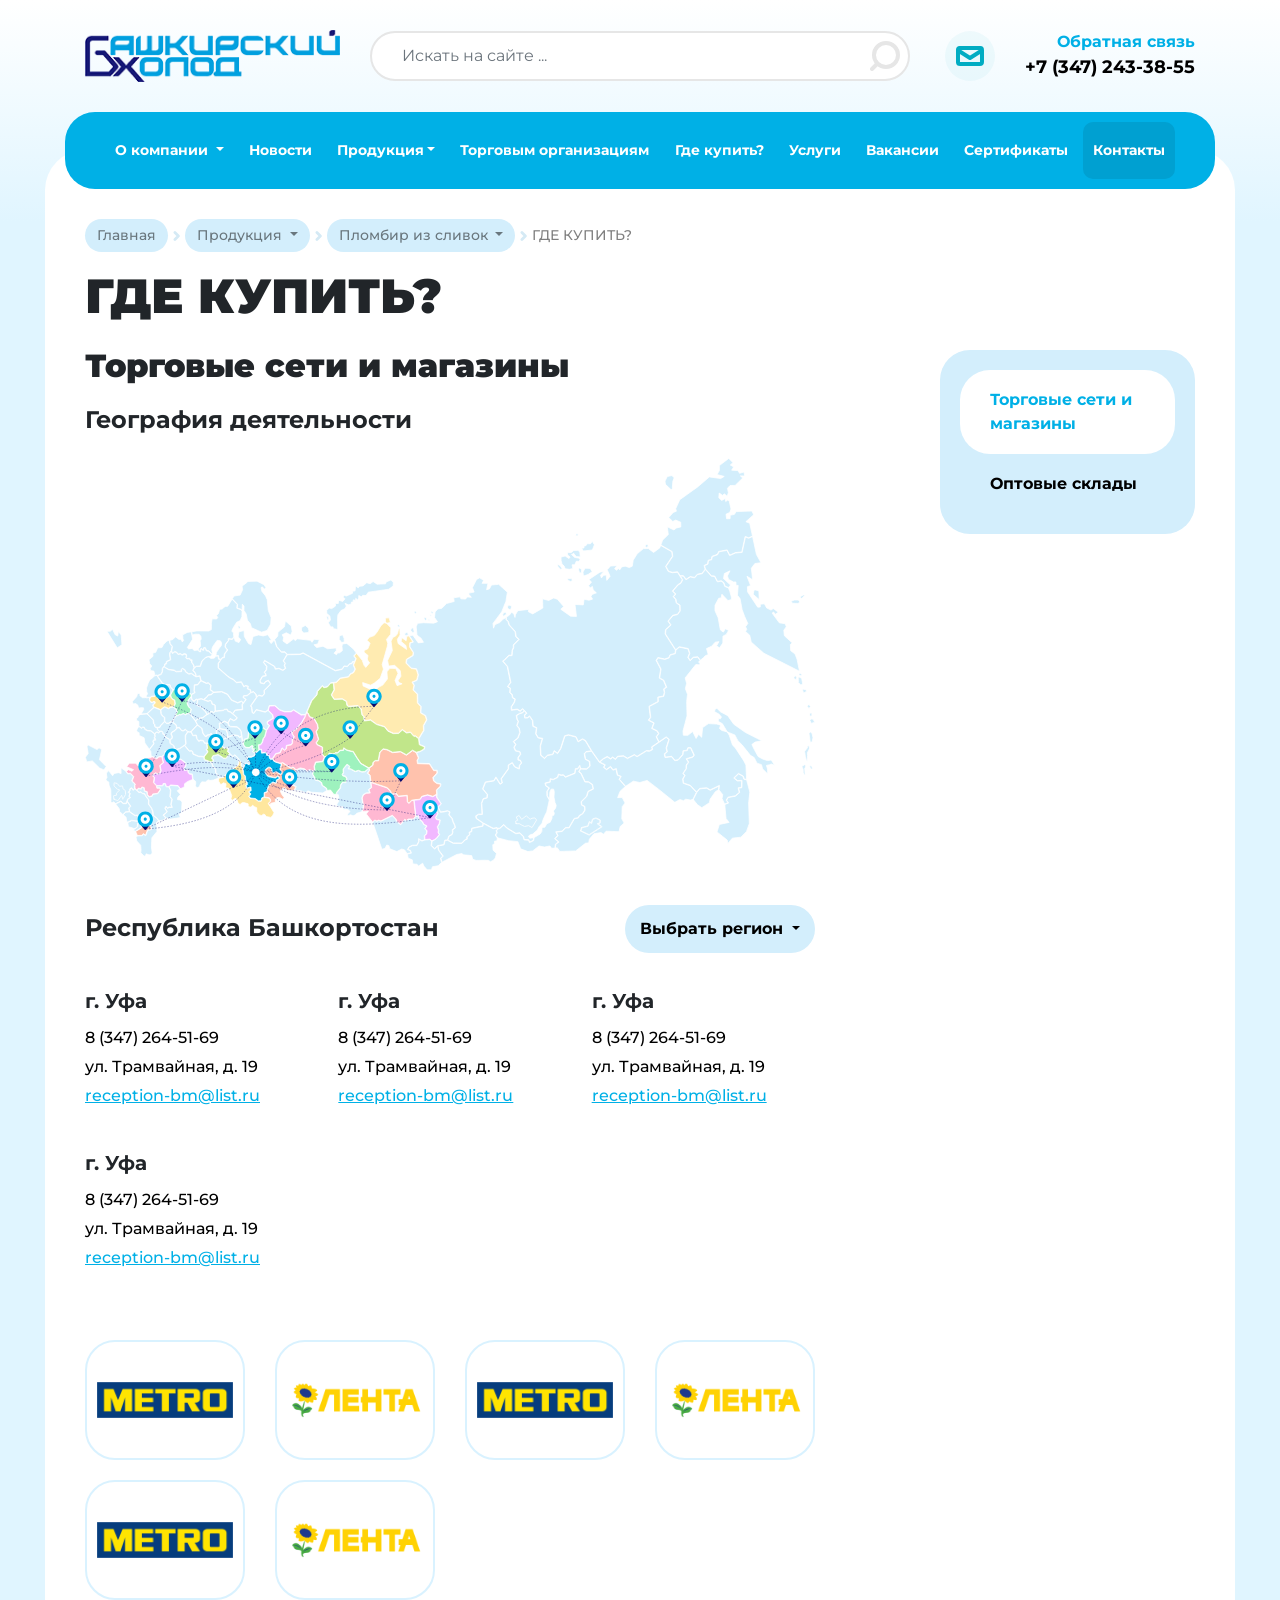
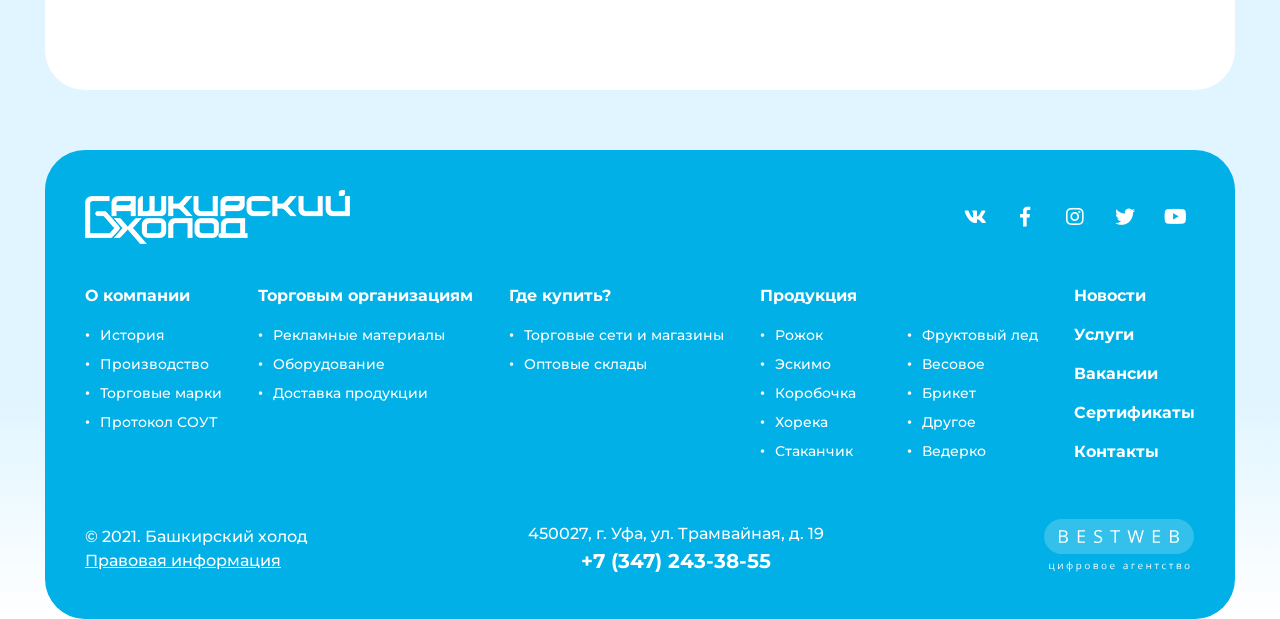
<file: where-buy.html>
<!DOCTYPE html>
<html lang="ru">
	<head>
		<meta charset="utf-8">
		<meta name="viewport" content="width=device-width, initial-scale=1, shrink-to-fit=no">

		<link rel="preconnect" href="https://fonts.googleapis.com">
		<link rel="preconnect" href="https://fonts.gstatic.com" crossorigin>
		<link href="https://fonts.googleapis.com/css2?family=Montserrat:ital,wght@0,300;0,400;0,700;0,900;1,300;1,400;1,700;1,900&display=swap" rel="stylesheet">
		<link href="css/bootstrap.min.css" rel="stylesheet">
		<link href="css/slick.css" rel="stylesheet">
		<link href="css/brands.min.css" rel="stylesheet">
		<link href="css/fontawesome.min.css" rel="stylesheet">
		<link href="css/bootstrap-select.min.css" rel="stylesheet">
		<link href="css/styles.min.css" rel="stylesheet">
		<link href="css/media.css" rel="stylesheet">

		<title>Башхолод</title>

		<script src="js/jquery.min.js"></script>
		<script src="js/popper.min.js"></script>
		<script src="js/bootstrap.min.js"></script>
		<script src="js/slick.min.js"></script>
		<script src="js/bootstrap-select.min.js"></script>
		<script src="js/main.js"></script>
	</head>
	<body>

		<div class="map-modal modal fade" id="exampleModal" tabindex="-1" aria-labelledby="exampleModalLabel" aria-hidden="true">
			<div class="modal-dialog">
				<div class="modal-content">
					<div class="map-modal__body">
						<div class="callback-modal__close" data-bs-dismiss="modal">
							<i class="modal-close-icon"></i>
						</div>

						<div class="map-modal__title">Оренбургская область </div>
						<div class="custom-table table-responsive">
							<table class="table">
								<thead>
									<tr>
										<th>Организация</th>
										<th>Город</th>
										<th>Телефон</th>
									</tr>
								</thead>
								<tbody>
									<tr>
										<td>ООО « Лига холод»</td>
										<td>г. Бузулук</td>
										<td><b><a href="#">8 (929) 282-32-66</a></b></td>
									</tr>
									<tr>
										<td>ООО « Лига холод»</td>
										<td>г. Бузулук</td>
										<td><b><a href="#">8 (929) 282-32-66</a></b></td>
									</tr>
									<tr>
										<td>ООО « Лига холод»</td>
										<td>г. Бузулук</td>
										<td><b><a href="#">8 (929) 282-32-66</a></b></td>
									</tr>
								</tbody>
							</table>
						</div>
					</div>
				</div>
			</div>
		</div>

		<div class="bottom-fixed">
			<div class="bottom-fixed__row">
				<a href="#" class="bottom-fixed-item">
					<div class="bottom-fixed-item__icon">
						<i class="bf-phone-icon"></i>
					</div>
				</a>
				<div class="bottom-fixed-item">
					<div class="bottom-fixed-item__icon">
						<i class="bf-search-icon"></i>
					</div>
				</div>
				<div class="bottom-fixed-item">
					<div class="bottom-fixed-item__icon">
						<i class="bf-mail-icon"></i>
					</div>
				</div>
				<div class="bottom-fixed-item">
					<div class="mobile-burger">
						<div class="mobile-burger__btn">
							<i class="mob-burger-icon"></i>
						</div>
						<div class="mobile-burger__body">
							<div class="container">
								<div class="mobile-burger__nav">
									<div class="mobile-burger__close">
										<i class="mob-burger-close"></i>
									</div>
									<ul class="header-nav">
										<li class="dropdown">
											<a class="dropdown-toggle" href="#" role="button" id="dropdownMenuLink" data-bs-toggle="dropdown" aria-expanded="false">
												О компании
											</a>

											<ul class="dropdown-menu" aria-labelledby="dropdownMenuLink">
												<li><a class="dropdown-item active" href="#">История</a></li>
												<li><a class="dropdown-item" href="#">Производство</a></li>
												<li><a class="dropdown-item" href="#">Торговые марки</a></li>
												<li><a class="dropdown-item" href="#">Протокол СОУТ</a></li>
											</ul>
										</li>
										<li><a href="#">Новости</a></li>
										<li>
											<a href="#">Продукция</a>
										</li>
										<li><a href="#">Торговым организациям</a></li>
										<li><a href="#">Где купить?</a></li>
										<li><a href="#">Услуги</a></li>
										<li><a href="#">Вакансии</a></li>
										<li><a href="#">Сертификаты</a></li>
										<li class="active"><a href="#">Контакты</a></li>
									</ul>
								</div>
							</div>
						</div>
					</div>
				</div>
			</div>
		</div>

		<div class="wrapper">

			<header>
				<div class="header-top">
					<div class="container">
						<div class="row align-items-center">
							<div class="col-lg-3 col header-top__logo">
								<div class="logo-wr">
									<a href="#" class="logo"><img src="images/logo.png" alt="" title=""></a>
								</div>
							</div>
							<div class="col-lg-6 header-top__search">
								<div class="header-search">
									<form action="/search/" method="GET">
										<input type="text" class="form-control" name="q" placeholder="Искать на сайте ...">
										<button type="submit">
											<svg width="30" height="30" viewBox="0 0 30 30" fill="none" xmlns="http://www.w3.org/2000/svg">
												<path d="M15.9949 26.0011C22.6204 26.0011 27.9914 20.6301 27.9914 14.0047C27.9914 7.37928 22.6204 2.0083 15.9949 2.0083C9.36951 2.0083 3.99854 7.37928 3.99854 14.0047C3.99854 20.6301 9.36951 26.0011 15.9949 26.0011Z" stroke="#E6E6E6" stroke-width="3.9988" stroke-miterlimit="22.9256" stroke-linecap="round" stroke-linejoin="round"/>
												<path d="M2.0083 27.9918L6.99336 22.9888" stroke="#E6E6E6" stroke-width="3.9988" stroke-miterlimit="22.9256" stroke-linecap="round" stroke-linejoin="round"/>
											</svg>
										</button>
									</form>
								</div>
							</div>
							<div class="col-lg-3 col header-top__callback">
								<div class="callback-item">
									<a href="#" class="callback-item__icon">
										<svg width="28" height="20" viewBox="0 0 28 20" fill="none" xmlns="http://www.w3.org/2000/svg">
											<path d="M23.8911 1.98633H4.08157C2.9244 1.98633 1.98633 2.87567 1.98633 3.97272V15.9999C1.98633 17.097 2.9244 17.9863 4.08157 17.9863H23.8911C25.0483 17.9863 25.9863 17.097 25.9863 15.9999V3.97272C25.9863 2.87567 25.0483 1.98633 23.8911 1.98633Z" stroke="#00ACC2" stroke-width="4" stroke-miterlimit="22.9256" stroke-linecap="round" stroke-linejoin="round"/>
											<path d="M25.0068 5.00684L13.9864 12L2.99316 5.00684" stroke="#00ACC2" stroke-width="4" stroke-miterlimit="22.9256" stroke-linecap="round" stroke-linejoin="round"/>
										</svg>
									</a>
									<div class="callback-item__body">
										<div class="callback-item__label">
											<a href="#">Обратная связь</a>
										</div>
										<div class="callback-item__phone"><a href="#">+7 (347) 243-38-55</a></div>
									</div>
								</div>
							</div>
						</div>
					</div>
				</div>
				<div class="header-nav-wr">
					<div class="container">
						<ul class="header-nav">
							<li class="dropdown">
								<a class="dropdown-toggle" href="#" role="button" id="dropdownMenuLink" data-bs-toggle="dropdown" aria-expanded="false">
									О компании
								</a>

								<ul class="dropdown-menu" aria-labelledby="dropdownMenuLink">
									<li><a class="dropdown-item active" href="#">История</a></li>
									<li><a class="dropdown-item" href="#">Производство</a></li>
									<li><a class="dropdown-item" href="#">Торговые марки</a></li>
									<li><a class="dropdown-item" href="#">Протокол СОУТ</a></li>
								</ul>
							</li>
							<li><a href="#">Новости</a></li>
							<li class="big-drp">
								<a class="big-drp__btn" href="#">Продукция</a>
								<div class="big-drp__body">
									<div class="big-drp__title">Форматы</div>
									<div class="formats-items">
										<a href="#" class="formats-item">
											<div class="formats-item__icon">
												<img src="images/formats-img/formats-img-1.svg" alt="" title="">
											</div>
											<div class="formats-item__text">
												Рожок
											</div>
										</a>
										<div class="formats-item">
											<div class="formats-item__icon">
												<img src="images/formats-img/formats-img-2.svg" alt="" title="">
											</div>
											<div class="formats-item__text">
												Эскимо
											</div>
										</div>
										<div class="formats-item">
											<div class="formats-item__icon">
												<img src="images/formats-img/formats-img-3.svg" alt="" title="">
											</div>
											<div class="formats-item__text">
												Коробочка
											</div>
										</div>
										<div class="formats-item">
											<div class="formats-item__icon">
												<img src="images/formats-img/formats-img-4.svg" alt="" title="">
											</div>
											<div class="formats-item__text">
												Хорека
											</div>
										</div>
										<div class="formats-item">
											<div class="formats-item__icon">
												<img src="images/formats-img/formats-img-5.svg" alt="" title="">
											</div>
											<div class="formats-item__text">
												Стаканчик
											</div>
										</div>
										<div class="formats-item">
											<div class="formats-item__icon">
												<img src="images/formats-img/formats-img-6.svg" alt="" title="">
											</div>
											<div class="formats-item__text">
												Фруктовый
												лед
											</div>
										</div>
										<div class="formats-item">
											<div class="formats-item__icon">
												<img src="images/formats-img/formats-img-7.svg" alt="" title="">
											</div>
											<div class="formats-item__text">
												Весовое
											</div>
										</div>
										<div class="formats-item">
											<div class="formats-item__icon">
												<img src="images/formats-img/formats-img-8.svg" alt="" title="">
											</div>
											<div class="formats-item__text">
												Брикет
											</div>
										</div>
										<div class="formats-item">
											<div class="formats-item__icon">
												<img src="images/formats-img/formats-img-9.svg" alt="" title="">
											</div>
											<div class="formats-item__text">
												Другое
											</div>
										</div>
										<div class="formats-item">
											<div class="formats-item__icon">
												<img src="images/formats-img/formats-img-10.svg" alt="" title="">
											</div>
											<div class="formats-item__text">
												Ведерко
											</div>
										</div>
									</div>
									<div class="big-drp__title">Бренды</div>
									<div class="brands-items">
										<div class="brands-items__col">
											<a href="#" class="brands-item color-1">
												<div class="brands-item__img">
													<img src="images/brands-item/brands-item-img-1.png" alt="" title="">
												</div>
												<div class="brands-item__text">
													Пломбир
													из сливок
												</div>
											</a>
										</div>
										<div class="brands-items__col">
											<div class="brands-item color-2">
												<div class="brands-item__img">
													<img src="images/brands-item/brands-item-img-2.png" alt="" title="">
												</div>
												<div class="brands-item__text">
													Угостись
												</div>
											</div>
										</div>
										<div class="brands-items__col">
											<div class="brands-item color-3">
												<div class="brands-item__img">
													<img src="images/brands-item/brands-item-img-3.png" alt="" title="">
												</div>
												<div class="brands-item__text">
													Bon Ami
												</div>
											</div>
										</div>
										<div class="brands-items__col">
											<div class="brands-item color-4">
												<div class="brands-item__img">
													<img src="images/brands-item/brands-item-img-4.png" alt="" title="">
												</div>
												<div class="brands-item__text">
													Пломбир
													из молока
												</div>
											</div>
										</div>
										<div class="brands-items__col">
											<div class="brands-item color-5">
												<div class="brands-item__img">
													<img src="images/brands-item/brands-item-img-5.png" alt="" title="">
												</div>
												<div class="brands-item__text">
													Джага джага
												</div>
											</div>
										</div>
										<div class="brands-items__col">
											<div class="brands-item color-6">
												<div class="brands-item__img">
													<img src="images/brands-item/brands-item-img-6.png" alt="" title="">
												</div>
												<div class="brands-item__text">
													Пломбир
												</div>
											</div>
										</div>
										<div class="brands-items__col">
											<div class="brands-item color-7">
												<div class="brands-item__img">
													<img src="images/brands-item/brands-item-img-7.png" alt="" title="">
												</div>
												<div class="brands-item__text">
													Уплетайка
												</div>
											</div>
										</div>
										<div class="brands-items__col">
											<div class="brands-item color-1">
												<div class="brands-item__img">
													<img src="images/brands-item/brands-item-img-8.png" alt="" title="">
												</div>
												<div class="brands-item__text">
													Horeca
												</div>
											</div>
										</div>
										<div class="brands-items__col">
											<div class="brands-item color-2">
												<div class="brands-item__img">
													<img src="images/brands-item/brands-item-img-9.png" alt="" title="">
												</div>
												<div class="brands-item__text">
													Зефирное
													облако
												</div>
											</div>
										</div>
										<div class="brands-items__col">
											<div class="brands-item color-3">
												<div class="brands-item__img">
													<img src="images/brands-item/brands-item-img-10.png" alt="" title="">
												</div>
												<div class="brands-item__text">
													Полонез
												</div>
											</div>
										</div>
									</div>
								</div>
							</li>
							<li><a href="#">Торговым организациям</a></li>
							<li><a href="#">Где купить?</a></li>
							<li><a href="#">Услуги</a></li>
							<li><a href="#">Вакансии</a></li>
							<li><a href="#">Сертификаты</a></li>
							<li class="active"><a href="#">Контакты</a></li>
						</ul>
					</div>
				</div>
			</header>

			<main>
				<div class="inner-page">
					<div class="container">
						<ul class="drp-breadcrumb">
							<li>
								<a href="#">Главная</a>
							</li>
							<li class="dropdown">
								<a class="dropdown-toggle" href="#" role="button" id="dropdownMenuLink" data-bs-toggle="dropdown" aria-expanded="false">
									Продукция
								</a>

								<ul class="dropdown-menu" aria-labelledby="dropdownMenuLink">
									<li><a class="dropdown-item active" href="#">Action</a></li>
									<li><a class="dropdown-item" href="#">Another action</a></li>
									<li><a class="dropdown-item" href="#">Something else here</a></li>
								</ul>
							</li>
							<li class="dropdown">
								<a class="dropdown-toggle" href="#" role="button" id="dropdownMenuLink" data-bs-toggle="dropdown" aria-expanded="false">
									Пломбир из сливок
								</a>

								<ul class="dropdown-menu" aria-labelledby="dropdownMenuLink">
									<li><a class="dropdown-item" href="#">Action</a></li>
									<li><a class="dropdown-item" href="#">Another action</a></li>
									<li><a class="dropdown-item" href="#">Something else here</a></li>
								</ul>
							</li>
							<li>
								<span>ГДЕ КУПИТЬ?</span>
							</li>
						</ul>
						<div class="inner-page__title">ГДЕ КУПИТЬ?</div>
						<div class="inner-page-white ml100">
							<div class="where-buy">
								<div class="row">
									<div class="col-lg-8">
										<div class="page__title">Торговые сети и магазины</div>
										<div class="page__sub">География деятельности</div>

										<div class="where-buy__map">
											<svg width="951" height="537" viewBox="0 0 951 537" fill="none" xmlns="http://www.w3.org/2000/svg">
												<path fill-rule="evenodd" clip-rule="evenodd" d="M281.557 334.689H281.476L281.407 334.646L271.656 328.462L268.694 330.607L268.619 330.662L268.527 330.663L259.679 330.743L259.681 330.682L253.489 328.372L253.438 328.355L253.398 328.317L247.304 322.936L240.275 323.127L238.845 328.46L244.548 334.347L244.609 334.409L244.623 334.498L245.483 339.098L245.522 339.3L245.34 339.403L237.684 343.798L238.018 346.519L240.472 348.188L240.696 348.335L238.575 352.043L238.567 352.021L236.665 354.77L234.63 362.809L234.615 362.866L234.583 362.91L232.406 365.902L231.311 370.32L231.298 370.374L231.267 370.421L228.909 373.75L228.83 373.867L228.687 373.876L226.338 374.003L226.962 379.763L229.559 379.363L229.855 379.316L230.415 383.883L236.162 383.44L236.42 383.421L236.471 383.673L237.126 386.884L239.626 387.174L239.807 387.194L239.867 387.365L240.43 388.959L240.438 388.976L241.073 391.224L242.053 392.268L244.157 391.436L248.268 385.152L248.33 385.052L248.446 385.027L253.825 383.786L256.606 377.885L256.773 377.535L257.063 377.789L259.885 380.245L261.903 378.554L262.287 374.592L262.308 374.369L262.526 374.332L268.539 373.301L269.919 371.064L269.838 366.825L269.837 366.733L269.888 366.658L272.174 363.242L269.741 359.684L269.696 359.617L269.69 359.54L269.457 356.431L269.446 356.252L269.595 356.161L275.664 352.448L282.213 344.225L286.376 337.032L287.044 334.785L281.557 334.689Z" fill="#F1B8FF" stroke="white" stroke-width="0.999473" stroke-miterlimit="22.9256" stroke-linecap="round" stroke-linejoin="round"/>
												<path fill-rule="evenodd" clip-rule="evenodd" d="M561.495 473.586L562.245 475.929L565.655 475.797L565.735 475.793L565.818 475.79L565.89 475.832L565.96 475.871L569.763 477.982L572.811 479.42L577.642 478.36L577.748 478.339L577.856 478.314L577.949 478.367L578.043 478.417L582.216 480.65L587.615 471.71L585.804 469.494L582.569 469.891L580.24 471.106L580.078 471.187L579.923 471.271L579.778 471.167L579.632 471.065L577.514 469.549H577.51L577.484 469.531L577.457 469.513L577.438 469.489L577.418 469.467L574.989 466.816L569.224 471.282L568.976 471.477L568.728 471.667L568.556 471.406L568.381 471.146L565.308 466.508L562.61 467.915L564.22 471.718L564.335 471.979L564.444 472.241L564.182 472.358L563.925 472.476L561.495 473.586Z" fill="#D3EEFC" stroke="white" stroke-width="0.999473" stroke-miterlimit="22.9256" stroke-linecap="round" stroke-linejoin="round"/>
												<path fill-rule="evenodd" clip-rule="evenodd" d="M451.211 202.1L452.705 202.977L453.762 200.97L451.487 199.701L450.461 200.641L451.211 202.1Z" fill="#D3EEFC" stroke="white" stroke-width="0.999473" stroke-miterlimit="22.9256" stroke-linecap="round" stroke-linejoin="round"/>
												<path fill-rule="evenodd" clip-rule="evenodd" d="M441.492 209.898L443.906 211.641L445.174 210.018L444.334 207.836L442.43 207.581L441.492 209.898Z" fill="#D3EEFC" stroke="white" stroke-width="0.999473" stroke-miterlimit="22.9256" stroke-linecap="round" stroke-linejoin="round"/>
												<path fill-rule="evenodd" clip-rule="evenodd" d="M572.298 329.399L570.673 331.722L570.618 331.8L570.527 331.829L566.169 333.322L562.338 335.624L563.114 340.096L564.655 342.989L564.713 343.097L564.675 343.214L562.996 348.57L565.731 351.951L565.776 352.007L565.791 352.073L566.932 357.467L566.949 357.549L566.921 357.63L564.209 364.943L564.18 365.019L564.119 365.068L558.649 369.442L561.336 372.952L561.453 373.105L561.359 373.271L559.263 377.023L561.146 381.317L566.406 382.306L566.573 382.335L566.631 382.495L567.748 385.73L567.799 385.874L567.709 385.996L564.473 390.408L564.601 393.178L567.054 393.533L567.206 393.554L567.275 393.696L568.897 397.109L568.975 397.269L568.862 397.413L566.416 400.548L565.765 404.881L565.708 405.26L565.361 405.109L559.771 402.665L559.689 402.628L559.639 402.55L556.488 397.431L551.95 400.206L551.824 404.873L551.825 404.966L551.771 405.036L542.611 417.861L543.727 423.128L543.77 423.336L543.584 423.442L540.887 424.977L540.644 425.116L540.497 424.879L535.351 416.569L533.011 420.556L532.941 420.676L532.807 420.696L521.893 422.515L518.533 431.051L524.36 438.129L524.438 438.223L524.424 438.343L524 442.725L523.981 442.929L523.787 442.98L519.043 444.263L516.943 449.866L517.738 464.149L517.755 464.45L517.454 464.455L512.738 464.563L509.611 466.514L509.952 469.287L518.805 475.453L531.81 482.342L536.597 481.434L536.842 481.392L536.926 481.626L537.214 482.413L540.316 482.107L545.32 477.513L545.532 477.316L545.73 477.528L549.786 481.841L561.343 488.887L566.49 488.254L566.632 488.236L566.731 488.337L571.331 492.94L571.389 492.998L571.406 493.08L572.341 496.945L577.986 497.339L578.171 497.354L578.237 497.526L579.31 500.316L583.92 498.123L584.474 494.707L579.455 495.323L579.274 495.346L579.173 495.187L577.768 492.937L577.629 492.718L577.838 492.556L580.046 490.828L580.093 490.791L580.148 490.778L583.362 489.908L589.377 484.559L591.283 480.662L591.3 480.628L591.326 480.597L595.656 475.599L596.342 472.199L596.35 472.168L596.363 472.142L598.617 466.858L598.622 466.846L601.442 461.042L603.437 452.434L604.871 445.548L601.843 440.307L601.807 440.24L601.805 440.166L601.692 434.169L601.688 434.081L601.738 434.005L604.366 429.969L600.333 427.34L600.244 427.279L600.215 427.182L599.175 423.784L599.084 423.489L599.385 423.415L605.611 421.847L605.933 418.076L605.959 417.744L606.285 417.815L609.808 418.594L615.465 415.902L616.586 411.949L616.674 411.64L616.97 411.756L620.164 412.983L623.153 412.616L623.298 412.598L623.399 412.71L625.882 415.35L637.97 410.439L638.696 404.922L638.731 404.659L638.993 404.667L641.539 404.742L644.26 400.798L644.639 400.252L644.785 400.902L645.645 404.714L653.406 404.951L657.505 401.281L656.984 395.435L651.801 392.64L651.673 392.574L651.651 392.435L650.34 385.137L650.315 384.986L650.424 384.878L652.826 382.51L652.893 382.444L652.986 382.429L659.469 381.441L651.652 368.318L648.091 366.446L642.658 369.769L642.384 369.94L642.246 369.642L639.369 363.593L629.729 361.044L625.227 362.374L619.944 378.683L619.932 378.718L619.909 378.752L615.776 384.981L615.6 385.245L615.348 385.052L611.438 381.994L609.7 386.224L609.638 386.375L609.474 386.403L602.896 387.479L598.831 391.465L598.643 391.648L598.441 391.479L593.589 387.446L593.489 387.362L593.484 387.237L592.838 375.329L592.837 375.282L592.853 375.232L595.629 365.661L590.391 364.765L590.259 364.742L590.192 364.627L587.12 359.559L587.071 359.472L587.079 359.374L587.977 351.58L583.591 349.777L583.427 349.709L583.412 349.53L582.768 342.06L579.024 336.622L576.817 338.606L576.74 338.678L576.641 338.683L573.121 338.843L572.848 338.855L572.814 338.585L572.353 334.829L572.334 334.672L572.461 334.571L574.952 332.516L572.298 329.399Z" fill="#D3EEFC" stroke="white" stroke-width="0.999473" stroke-miterlimit="22.9256" stroke-linecap="round" stroke-linejoin="round"/>
												<path fill-rule="evenodd" clip-rule="evenodd" d="M561.755 476.32L560.857 473.518L560.779 473.27L561.014 473.162L563.682 471.945L561.969 467.896L561.864 467.65L562.103 467.525L565.269 465.871L565.502 465.747L565.649 465.967L568.868 470.824L574.843 466.192L575.055 466.029L575.234 466.225L577.844 469.07L577.847 469.074L579.973 470.588L582.349 469.348L582.4 469.321L582.447 469.315L585.893 468.892L586.049 468.872L586.154 468.999L588.197 471.503L588.329 471.66L588.22 471.837L582.57 481.188L582.43 481.426L582.186 481.297L577.765 478.931L572.836 480.013L572.741 480.035L572.652 479.992L569.501 478.505L569.484 478.496L565.678 476.382L562.044 476.522L561.825 476.533L561.755 476.32Z" fill="#D3EEFC" stroke="white" stroke-width="0.999473" stroke-miterlimit="22.9256" stroke-linecap="round" stroke-linejoin="round"/>
												<path fill-rule="evenodd" clip-rule="evenodd" d="M567.015 329.814L566.856 329.953L566.673 329.841L563.126 327.695L555.322 328.654L555.317 328.326L555.265 324.002V323.913L555.31 323.84L559.121 317.876L560.008 314.177L556.871 312.529L556.736 312.457L556.237 308.385L553.365 305.935L553.252 305.838L553.264 305.688L553.735 300.037L550.521 298.138L550.251 297.978L550.434 297.718L554.25 292.291L550.071 271.827L543.93 264.51L546.352 262.857L551.952 257.018L552.039 256.929L552.159 256.928L555.886 256.91L556.425 250.293L556.429 250.236L556.453 250.186L557.935 247.242L557.942 243.552L557.943 243.434L558.024 243.348L564.917 236.345L561.152 232.809L561.074 232.736L560.305 226.472L552.496 217.874L552.453 217.83L552.433 217.768L550.932 213.085L548.556 210.613L548.478 210.533L548.475 210.424L548.358 207.671L544.506 210.229L540.276 214.384L534.123 217.038L532.17 221.704L531.56 215.455L542.834 200.475L548.409 186.669L550.263 174.742L538.906 164.597L529.531 165.433L526.837 170.506L523.177 171.589L525.004 163.301L517.263 163.303L519.313 159.415L514.167 156.096L510.156 158.17L504.686 168.96L506.97 174.686L499.869 176.034L500.253 177.882L503.375 181.452L498.107 180.992L495.766 183.809L489.718 183.447L488.617 180.894L480.229 182.082L480.978 186.892L471.032 189.535L464.853 195.827L459.583 196.635L456.111 200.54L455.259 207.757L459.254 213.274L454.426 215.132L440.929 214.577L433.285 215.358L431.465 219.851L432.492 230.791L437.889 234.871L440.894 240.034L434.201 240.857L427.124 230.818L422.931 231.584L423.048 232.122L427.69 239.495L427.893 239.822L427.524 239.93L423.643 241.077L423.359 245.985L427.975 253.322L428.032 253.411L428.018 253.515L427.548 257.331L427.53 257.472L427.408 257.546L419.224 262.486L418.669 266.979L425.219 273.733L431.793 274.544L431.981 274.567L432.038 274.75L434.414 282.564L434.133 283.648V283.64L432.581 289.64L432.544 289.785L432.406 289.841L426.76 292.132L429.041 296.112L429.096 296.208L429.076 296.314L427.907 302.087L433.295 307.556L433.377 307.64L433.38 307.756L433.559 318.932L437.912 323.6L437.997 323.692L437.992 323.816L437.567 331.871L443.623 335.353L443.723 335.407L443.757 335.523L445.401 341.091L445.438 341.211L445.379 341.32L441.286 348.73L441.565 354.871L441.569 354.959L441.523 355.035L435.105 365.64L436.029 373.169L442.677 375.977L442.91 376.074L442.846 376.317L442.085 379.315L442.054 379.435L441.949 379.498L436.678 382.568L436.645 382.586L436.606 382.596L431.929 383.774L434.875 390.782L434.934 390.919L434.853 391.047L433.14 393.825L433.61 397.654L448.781 398.139L448.936 398.143L449.018 398.274L454.488 406.732L458.57 406.74L458.85 406.739L458.861 407.017L459.016 410.443L459.021 410.565L458.942 410.653L453.684 416.5L454.69 420.625L458.364 423.497L463.443 424.441L463.718 424.492L463.678 424.769L463.247 427.737L463.234 427.838L463.163 427.904L458.292 432.663L458.695 438.041L458.71 438.222L458.68 438.237L458.369 441.738L464.13 450.212L464.249 450.387L464.118 450.556L462.057 453.192L462.029 453.234L461.984 453.26L460.116 454.438L463.284 461.023L467.763 460.472L472.114 459.41L472.214 459.385L472.308 459.432L475.401 460.904L475.634 461.014L475.553 461.257L474.455 464.69L478.384 469.371L478.423 469.418L478.441 469.474L479.763 473.8L481.893 478.284L481.909 478.321L481.915 478.354L482.593 481.715L482.633 481.902L482.476 482.014L478.961 484.478L479.331 487.501L479.314 487.56L478.361 490.593L478.326 490.709L478.217 490.767L474.34 492.792L472.716 497.696L479.821 501.5L490.763 501.585L494.956 497.113L495.005 497.063L495.068 497.037L497.489 496.144L497.328 493.64L497.319 493.492L497.435 493.396L500.954 490.48L500.327 487.833L500.27 487.589L500.503 487.495L503.266 486.393L503.709 482.476L503.733 482.265L503.938 482.219L518.034 479.215L518.344 475.844L509.513 469.691L509.405 469.611L508.989 466.221L509.147 466.12L512.496 464.024L512.566 463.982L512.642 463.979L517.139 463.88L516.356 449.838L516.355 449.781L516.376 449.72L518.55 443.918L518.603 443.776L518.747 443.739L523.441 442.468L523.833 438.406L517.975 431.289L517.867 431.156L517.928 430.994L521.413 422.146L521.473 421.991L521.638 421.964L532.577 420.144L535.094 415.855L535.339 415.436L535.593 415.847L540.843 424.329L543.11 423.041L542.011 417.855L541.987 417.729L542.062 417.625L551.243 404.772L551.369 400.083L551.32 399.939L556.678 396.627L556.832 396.877L560.088 402.164L565.245 404.419L565.851 400.383L565.864 400.305L565.905 400.245L568.291 397.195L566.816 394.089L564.275 393.721L564.038 393.685L564.025 393.445L563.885 390.333L563.882 390.231L563.941 390.146L567.15 385.777L566.134 382.845L560.888 381.857L560.733 381.828L560.671 381.69L558.668 377.123L558.61 376.99L558.683 376.863L560.757 373.155L558.012 369.567L557.838 369.34L558.06 369.16L563.691 364.662L566.342 357.51L565.232 352.261L562.44 348.815L562.344 348.694L562.391 348.545L564.086 343.153L562.578 340.325L562.557 340.283L562.547 340.237L561.728 335.528L561.697 335.33L561.868 335.228L565.899 332.808L565.927 332.791L565.957 332.78L570.249 331.311L571.894 328.959L570.078 327.182L567.015 329.814Z" fill="#D3EEFC" stroke="white" stroke-width="0.999473" stroke-miterlimit="22.9256" stroke-linecap="round" stroke-linejoin="round"/>
												<path fill-rule="evenodd" clip-rule="evenodd" d="M612.693 508.117L615.314 507.907L618.571 512.568L639.186 511.929L651.871 501.993L656.212 501.302L657.058 496.615L662.983 489.563L672.264 487.947L675.389 490.251L678.84 486.19L695.666 486.814L697.215 480.139L702.34 475.557L699.3 470.083L699.879 454.202L703.566 449.479L699.845 442.348L693.855 442.452L697.104 434.149L703.885 428.09L695.942 418.844L695.811 418.693L695.905 418.518L697.775 415.031L693.486 413.231L693.346 413.169L693.312 413.017L691.767 405.265L687.928 406.692L687.724 406.768L687.592 406.591L684.539 402.451L679.638 406.022L679.458 406.152L679.286 406.014L675.624 403.152L675.428 403.001L675.544 402.781L677.092 399.938L670.079 396.409L670.013 396.379L669.972 396.316L659.806 381.976L653.166 382.993L650.944 385.184L652.201 392.193L657.396 394.997L657.535 395.072L657.549 395.226L658.096 401.378L658.11 401.522L658.002 401.62L653.711 405.465L653.62 405.54L653.51 405.536L645.58 405.298L643.764 408.683L646.279 410.475L646.34 410.52L646.372 410.591L651.604 421.591L656.22 421.823L656.304 421.827L656.374 421.876L661.135 425.226L661.23 425.296L661.254 425.41L662.364 431.075L662.404 431.296L662.206 431.394L655.681 434.638L653.818 440.966L653.797 441.04L653.744 441.094L646.822 447.864L647.312 451.854L651.146 453.78L651.298 453.858L651.305 454.031L651.472 458.78L651.477 458.866L651.429 458.943L648.486 463.656L648.448 463.718L648.381 463.755L644.202 466.097L642.935 468.866L642.873 469.002L642.727 469.031L637.602 470.065L630.837 481.773L630.75 481.922L630.579 481.917L626.143 481.861L621.838 486.447L621.762 486.53L621.66 486.542L614.107 487.47L616.166 491.8L616.252 491.984L616.114 492.128L612.467 495.902L617.324 500.051L617.608 500.295L617.298 500.514L613.395 503.211L612.693 508.117Z" fill="#D3EEFC" stroke="white" stroke-width="0.999473" stroke-miterlimit="22.9256" stroke-linecap="round" stroke-linejoin="round"/>
												<path fill-rule="evenodd" clip-rule="evenodd" d="M645.637 485.575L646.614 481.725L646.657 481.555L646.701 481.383L646.872 481.341L647.041 481.301L654.97 479.327L656.691 474.228L656.814 473.854L656.938 473.483L657.259 473.712L657.578 473.941L659.631 475.403L660.996 470.616L661.037 470.465L661.08 470.317L661.229 470.267L661.374 470.219L665.353 468.9V468.903L665.462 468.868L665.573 468.83L665.676 468.879L665.78 468.93V468.926L671.052 471.387L671.237 471.474L671.417 471.556L671.404 471.756L671.39 471.955L671.179 475.297L671.168 475.486L671.155 475.678L670.975 475.744L670.8 475.81L668.465 476.668L673.015 479.919H673.018L673.364 480.168L673.714 480.418L673.353 480.65L672.995 480.884L657.06 491.128L656.925 491.216L656.79 491.305L656.646 491.237L656.502 491.17L645.958 486.247L645.738 486.143L645.519 486.042L645.576 485.806L645.637 485.575Z" fill="#D3EEFC" stroke="white" stroke-width="0.999473" stroke-miterlimit="22.9256" stroke-linecap="round" stroke-linejoin="round"/>
												<path fill-rule="evenodd" clip-rule="evenodd" d="M647.177 481.87L646.202 485.717L656.744 490.639L672.677 480.391L672.673 480.392L672.677 480.391L667.677 476.823L667.227 476.504L667.746 476.311L670.595 475.259L670.808 471.917L665.537 469.456L661.559 470.775L660.076 475.959L659.962 476.358L659.626 476.118L657.239 474.414L655.47 479.666L655.416 479.819L655.262 479.859L647.177 481.87Z" fill="#D3EEFC" stroke="white" stroke-width="0.999473" stroke-miterlimit="22.9256" stroke-linecap="round" stroke-linejoin="round"/>
												<path fill-rule="evenodd" clip-rule="evenodd" d="M449.437 205.579L450.739 206.234L451.294 204.779L449.301 203.803L449.437 205.579Z" fill="#D3EEFC" stroke="white" stroke-width="0.999473" stroke-miterlimit="22.9256" stroke-linecap="round" stroke-linejoin="round"/>
												<path fill-rule="evenodd" clip-rule="evenodd" d="M447.025 211.828L448.339 212.565L448.952 210.94L447.4 209.581L447.025 211.828Z" fill="#D3EEFC" stroke="white" stroke-width="0.999473" stroke-miterlimit="22.9256" stroke-linecap="round" stroke-linejoin="round"/>
												<path fill-rule="evenodd" clip-rule="evenodd" d="M428.828 201.669L430.41 203.269L431.666 201.565L430.73 199.233L428.952 200.023L428.828 201.669Z" fill="#D3EEFC" stroke="white" stroke-width="0.999473" stroke-miterlimit="22.9256" stroke-linecap="round" stroke-linejoin="round"/>
												<path fill-rule="evenodd" clip-rule="evenodd" d="M374.833 474.559L386.782 509.744L390.75 508.624L393.055 504.232L395.835 504.995L397.13 509.105L406.263 512.729L412.649 509.412L416.419 510.53L419.631 515.507L424.494 514.332L423.452 511.47L420.259 510.332L419.935 510.218L420.1 509.915L421.838 506.787L421.881 506.706L421.967 506.666L426.472 504.524L426.527 504.496H426.587L432.216 504.317L434.661 499.454L434.541 496.365L434.519 495.821L434.982 496.103L438.872 498.456L442.347 497.304L441.953 492.018L441.941 491.868L442.059 491.772L444.614 489.664L445.111 485.627L442.559 483.407L442.367 483.24L442.508 483.03L444.788 479.544L441.093 477.536L441.011 477.491L440.971 477.409L439.245 473.966L434.865 470.31L434.791 470.248L434.768 470.157L433.805 466.329L431.148 467.006L428.045 470.615L427.959 470.71L427.831 470.713L421.066 470.896L419.242 472.696L419.081 472.856L418.888 472.74L416.621 471.369L411.505 477.736L411.329 477.957L411.104 477.785L406.035 473.969L405.963 473.916L405.935 473.838L404.727 470.592L400.398 466.082L385.705 473.245L385.602 473.295L385.496 473.263L382.07 472.266L380.711 473.491L380.567 473.621L380.395 473.54L377.764 472.313L374.833 474.559Z" fill="#D3EEFC" stroke="white" stroke-width="0.999473" stroke-miterlimit="22.9256" stroke-linecap="round" stroke-linejoin="round"/>
												<path fill-rule="evenodd" clip-rule="evenodd" d="M465.045 526.592L484.149 516.595L491.25 515.249L492.724 516.962L503.751 517.979L505.12 522.713L509.416 524.239L520.929 524.089L525.519 524.159L528.12 526.053L531.549 524.367L534.473 521.16L536.1 515.113L531.637 510.92L531.224 503.697L533.619 502.611L533.374 499.321L536.623 498.766L537.106 495.142L534.504 491.325L534.391 491.158L534.502 490.995L536.469 488.124L535.576 485.801L535.517 485.646L535.619 485.518L537.054 483.678L536.464 482.056L531.817 482.933L531.718 482.953L531.628 482.902L518.902 476.163L518.596 479.483L518.576 479.7L518.365 479.743L504.264 482.751L503.822 486.631L503.804 486.807L503.641 486.873L500.953 487.943L501.563 490.522L501.605 490.697L501.466 490.813L497.919 493.751L498.085 496.328L498.099 496.543L497.892 496.62L495.333 497.563L491.101 502.073L491.013 502.168H490.885L479.746 502.085L479.673 502.082L479.611 502.05L472.294 498.131L469.166 498.274L467.806 503.804L467.759 503.984L467.574 504.022L459.844 505.482L460.994 510.807L466.68 518.532L466.839 518.748L466.638 518.926L463.671 521.573L465.045 526.592Z" fill="#D3EEFC" stroke="white" stroke-width="0.999473" stroke-miterlimit="22.9256" stroke-linecap="round" stroke-linejoin="round"/>
												<path fill-rule="evenodd" clip-rule="evenodd" d="M64.9584 430.85L63.0228 432.88L62.783 433.127L62.5769 432.852L60.6346 430.248L58.7582 431.396L58.7784 433.203L58.7797 433.31L58.7164 433.388L57.0111 435.571L58.9144 436.887L59.103 437.018L59.0209 437.232L57.752 440.528L59.1744 442.184L59.4101 442.457L59.0936 442.628L56.1073 444.272L55.1348 447.009L59.7078 453.563L59.86 453.779L59.658 453.95L57.4031 455.891L58.1803 460.557L65.1901 465.465L68.5388 465.055L68.7516 465.028L68.8405 465.224L70.3464 468.553L70.3976 468.669L70.3478 468.787L69.5099 470.758L72.9003 472.867L76.5089 472.639L76.649 472.633L76.7447 472.735L77.9435 474.071L80.0287 472.394L78.8285 470.585L78.6978 470.387L78.8648 470.216L81.5993 467.467L81.6747 467.389L81.7824 467.382L86.8916 466.969L88.4797 465.386L88.1241 460.776L86.5131 456.44L82.5799 451.032L82.5206 450.947L82.5233 450.848L82.7469 445.654L79.1464 440.916L79.1342 440.901L79.1208 440.875L77.4667 437.708L74.4804 437.234L74.3793 437.219L74.3079 437.139L72.6552 435.302L70.5081 435.974L70.3437 436.024L70.2198 435.904L64.9584 430.85Z" fill="#D3EEFC" stroke="white" stroke-width="0.999473" stroke-miterlimit="22.9256" stroke-linecap="round" stroke-linejoin="round"/>
												<path fill-rule="evenodd" clip-rule="evenodd" d="M37.6689 440.595L38.3371 444.245L42.6838 445.688L47.7364 438.517L48.1028 437.997L48.2577 438.611L49.3892 443.109L52.2893 438.14L51.9215 433.355L49.1696 431.582L49.0619 431.511L49.0403 431.386L48.3964 427.861L44.8794 428.293L44.7205 428.312L44.6195 428.188L41.6224 424.517L38.4637 423.812L38.4287 427.109L42.3902 430.792H42.3915V430.796L45.7253 432.351L46.1146 432.532L45.8048 432.824L41.5968 436.818L41.5941 436.822L41.9066 439.371L41.9389 439.633L41.6817 439.693L37.6689 440.595Z" fill="#D3EEFC" stroke="white" stroke-width="0.999473" stroke-miterlimit="22.9256" stroke-linecap="round" stroke-linejoin="round"/>
												<path fill-rule="evenodd" clip-rule="evenodd" d="M55.7266 474.964L56.6169 480.276L63.2064 482.471L63.3681 483.372L66.0971 482.075L67.9452 480.181L68.849 475.329L68.8733 475.201L68.9878 475.132L72.2677 473.164L69.2787 471.303L68.4759 473.191L68.3884 473.392L68.1728 473.365L60.9085 472.522L55.8357 474.863L55.7266 474.964Z" fill="#D3EEFC" stroke="white" stroke-width="0.999473" stroke-miterlimit="22.9256" stroke-linecap="round" stroke-linejoin="round"/>
												<path fill-rule="evenodd" clip-rule="evenodd" d="M27.7107 410.792L28.6914 416.207L27.2285 418.44L28.294 420.68L31.0136 422.244L31.3355 426.157L33.5015 432.215L33.7413 438.032L33.8167 447.666L35.2728 449.228L37.6287 447.83L39.6007 450.373L46.6859 446.898L46.8785 446.802L47.0254 446.957L49.7126 449.817L53.5435 449.752L55.5963 443.974L55.634 443.867L55.7297 443.814L58.4977 442.289L57.1952 440.776L57.0821 440.644L57.1454 440.478L58.394 437.237L56.4247 435.877L56.1688 435.701L56.3614 435.457L58.196 433.106L58.1731 431.238L58.1704 431.071L58.3146 430.985L60.5587 429.609L60.785 429.472L60.9439 429.686L62.8391 432.225L64.6508 430.329L64.4232 426.751L64.4205 426.694L64.4407 426.634L65.0307 424.976L60.9331 421.013L60.7944 420.881L60.8604 420.703L62.9415 415.126L58.9463 411.267L55.8415 411.65L55.6623 411.671L55.564 411.521L53.2175 408.018L46.8866 403.534L47.024 411.107L43.7225 409.931L37.8442 410.968L36.0096 414.041L30.7536 407.259L27.7107 410.792Z" fill="#D3EEFC" stroke="white" stroke-width="0.999473" stroke-miterlimit="22.9256" stroke-linecap="round" stroke-linejoin="round"/>
												<path fill-rule="evenodd" clip-rule="evenodd" d="M37.7616 444.351L37.0948 440.702L37.0436 440.424L36.9951 440.15L37.2686 440.088L37.5433 440.028L41.2974 439.178L41.0159 436.89H41.0132L40.9957 436.746L40.9782 436.599L41.086 436.496L41.1924 436.395L45.0919 432.698L42.146 431.321L42.1433 431.323L42.1043 431.302L42.0652 431.284L42.0315 431.255L41.9965 431.222V431.218L38.031 427.534L37.9367 427.447L37.8424 427.36L37.8437 427.232L37.8451 427.102L37.8787 423.806L37.8841 423.44L37.8868 423.083L38.2384 423.16L38.5886 423.238L41.75 423.948L41.8457 423.971L41.944 423.994L42.0086 424.073L42.0733 424.15L44.9667 427.692L48.3247 427.28L48.5982 427.247L48.8703 427.213L48.9201 427.486L48.9686 427.754L49.5923 431.158L52.2378 432.864L52.3576 432.944L52.4816 433.02L52.4937 433.167L52.5045 433.308L52.8722 438.095L52.8789 438.187L52.8843 438.279L52.8399 438.355L52.7941 438.435L49.8913 443.404L49.5303 444.021L49.172 444.639L48.9955 443.945L48.8204 443.252L47.8465 439.371L43.1603 446.024L43.0337 446.203L42.9084 446.378L42.7064 446.311L42.499 446.246L38.1535 444.803L37.9892 444.747L37.8262 444.693L37.7925 444.523L37.7616 444.351Z" fill="#D3EEFC" stroke="white" stroke-width="0.999473" stroke-miterlimit="22.9256" stroke-linecap="round" stroke-linejoin="round"/>
												<path fill-rule="evenodd" clip-rule="evenodd" d="M65.9219 486.699L67.3915 489.546L68.135 491.778L74.3029 491.563L75.7105 489.527L75.8722 489.288L76.1106 489.447L78.9069 491.282L81.4164 484.492L81.4811 484.311L81.675 484.304L84.4445 484.178L86.6226 482.937L85.1988 479.366L81.8447 479.153L81.7276 479.148L81.6454 479.061L76.4069 473.233L72.9128 473.454L71.3435 474.397L74.1049 481.279L74.1978 481.505L73.9877 481.637L65.9219 486.699Z" fill="#FFC2AD" stroke="white" stroke-width="0.999473" stroke-miterlimit="22.9256" stroke-linecap="round" stroke-linejoin="round"/>
												<path fill-rule="evenodd" clip-rule="evenodd" d="M361.213 460.689L369.289 459.881L366.44 463.712L374.552 474.035L377.553 471.74L377.695 471.635L377.854 471.708L380.467 472.931L381.803 471.725L381.924 471.616L382.079 471.661L385.549 472.671L400.334 465.466L400.525 465.371L400.672 465.526L405.192 470.233L405.238 470.278L405.258 470.334L406.453 473.554L411.228 477.151L416.328 470.804L416.485 470.602L416.705 470.736L418.995 472.121L420.739 470.405L420.821 470.322L420.937 470.319L427.684 470.134L430.683 466.651L428.308 445.993L425.629 446.322L422.214 449.962L422.007 450.183L421.794 449.967L419.918 448.058L419.838 447.98L419.833 447.871L419.342 440.013L408.108 441.074L407.941 441.086L407.844 440.954L405.366 437.468L399.573 438.34L399.346 438.375L399.26 438.161L397.63 434.144L393.402 429.833L372.658 422.907L373.437 429.254L373.457 429.419L373.325 429.521L369.893 432.131L371.484 436.162L371.633 436.539L371.229 436.56L366.4 436.832L362.86 438.844L361.16 443.002L363.023 454.202L363.035 454.261L363.018 454.329L361.213 460.689Z" fill="#FFB8D2" stroke="white" stroke-width="0.999473" stroke-miterlimit="22.9256" stroke-linecap="round" stroke-linejoin="round"/>
												<path fill-rule="evenodd" clip-rule="evenodd" d="M63.4756 483.969L63.7046 485.257L65.4988 486.274L73.473 481.271L70.8369 474.7L69.3997 475.56L68.5053 480.374L68.4905 480.46L68.4245 480.523L66.4753 482.521L66.4403 482.557L66.3932 482.58L63.4756 483.969Z" fill="#D3EEFC" stroke="white" stroke-width="0.999473" stroke-miterlimit="22.9256" stroke-linecap="round" stroke-linejoin="round"/>
												<path fill-rule="evenodd" clip-rule="evenodd" d="M49.8135 464.792L53.5339 468.01L54.3003 472.973L55.483 474.392L55.5032 474.374L55.5463 474.35L60.739 471.958L60.8117 471.921L60.8939 471.932L68.0236 472.759L69.7612 468.679L68.398 465.662L65.1518 466.062L65.0413 466.075L64.9484 466.008L57.8322 461.025L53.2591 461.377L49.8135 464.792Z" fill="#D3EEFC" stroke="white" stroke-width="0.999473" stroke-miterlimit="22.9256" stroke-linecap="round" stroke-linejoin="round"/>
												<path fill-rule="evenodd" clip-rule="evenodd" d="M67.9987 492.369L66.5439 494.236L67.4289 498.868L72.5529 504.562L73.0432 511.141L72.6458 514.354L77.13 518.705L78.9013 517.694L79.7634 515.693L82.2486 516.651L84.8362 517.125L87.5639 514.892L86.5523 506.639L87.1409 494.708L93.7331 486.625L93.4381 479.072L92.2581 475.898L95.5435 472.725L94.1359 470.054L88.8045 465.887L87.2258 467.459L87.1517 467.531L87.0453 467.541L81.9374 467.954L79.4482 470.462L80.6618 472.293L80.8073 472.517L80.5999 472.681L78.3342 474.506L81.9981 478.581L85.4194 478.796L85.6053 478.809L85.6727 478.98L87.2581 482.957L87.3537 483.194L87.1328 483.32L84.6678 484.719L84.6085 484.754L84.5399 484.758L81.893 484.879L79.3256 491.829L79.2003 492.169L78.8932 491.969L76.0282 490.092L74.7 492.018L74.6179 492.137L74.4697 492.142L67.9987 492.369Z" fill="#D3EEFC" stroke="white" stroke-width="0.999473" stroke-miterlimit="22.9256" stroke-linecap="round" stroke-linejoin="round"/>
												<path fill-rule="evenodd" clip-rule="evenodd" d="M537.595 494.823L551.443 498.523L563.927 499.836L567.6 509.189L577.044 512.769L583.251 511.846L591.475 505.462L598.59 506.802L605.689 505.453L607.959 508.494L612.098 508.166L612.835 503.005L612.855 502.875L612.96 502.803L616.656 500.249L611.854 496.144L611.62 495.942L611.832 495.721L615.552 491.87L613.407 487.351L613.232 486.985L613.633 486.936L621.486 485.97L625.806 481.365L625.897 481.272L626.024 481.273L630.416 481.331L637.164 469.657L637.229 469.544L637.358 469.517L642.466 468.488L643.709 465.767L643.751 465.683L643.837 465.635L648.032 463.284L650.886 458.711L650.727 454.227L646.908 452.305L646.771 452.234L646.752 452.08L646.225 447.794L646.208 447.65L646.312 447.549L653.282 440.729L655.161 434.352L655.198 434.228L655.311 434.174L661.746 430.971L660.704 425.637L656.108 422.402L651.403 422.166L651.228 422.158L651.15 421.997L645.881 410.906L643.218 409.004L643.009 408.856L643.131 408.632L645.099 404.954L644.361 401.681L641.929 405.207L641.837 405.338L641.679 405.335L639.24 405.258L638.521 410.684L638.502 410.854L638.343 410.917L625.915 415.964L625.732 416.042L625.595 415.896L623.077 413.219L620.164 413.577L620.094 413.585L620.022 413.556L617.06 412.414L615.989 416.188L615.954 416.316L615.837 416.37L609.966 419.163L609.875 419.208L609.778 419.186L606.482 418.458L606.172 422.105L606.155 422.315L605.953 422.364L599.824 423.907L600.743 426.909L604.929 429.639L605.173 429.801L605.011 430.043L602.274 434.248L602.385 440.078L605.048 444.69L605.26 443.677L605.554 435.597V435.546L605.576 435.496L607.192 431.585L607.27 431.406L607.46 431.402L610.201 431.39H610.422L610.481 431.604L611.333 434.566L611.345 434.616L611.344 434.661L610.952 441.937L612.276 448.815L613.84 452.462L613.883 452.554L613.857 452.65L612.876 456.483L612.86 456.547L612.814 456.599L610.875 458.903L610.318 460.274L611.377 462.607L611.419 462.7L611.391 462.802L610.728 465.306L610.692 465.45L610.553 465.504L608.29 466.373L608.468 469.043L608.47 469.114L608.441 469.181L606.026 474.483L605.98 474.583L605.88 474.63L601.535 476.585L599.07 481.008L598.989 481.154L598.826 481.159L595.396 481.277L595.124 486.538L595.119 486.618L595.072 486.686L592.882 489.863L592.844 489.916L592.789 489.945L585.092 494.551L584.468 498.37L584.443 498.519L584.305 498.588L579.276 500.98L578.99 501.113L578.878 500.822L577.76 497.913L572.089 497.513L571.874 497.499L571.825 497.291L570.858 493.294L566.421 488.852L561.317 489.479L561.218 489.492L561.129 489.438L549.449 482.319L549.413 482.296L549.387 482.268L545.502 478.139L540.638 482.6L540.57 482.666L540.474 482.676L537.419 482.98L537.656 483.633L537.711 483.784L537.613 483.911L536.18 485.748L537.067 488.057L537.124 488.2L537.038 488.326L535.097 491.159L537.595 494.823Z" fill="#D3EEFC" stroke="white" stroke-width="0.999473" stroke-miterlimit="22.9256" stroke-linecap="round" stroke-linejoin="round"/>
												<path fill-rule="evenodd" clip-rule="evenodd" d="M96.073 472.48L100.941 471.987L105.32 469.276L101.724 465.348L101.5 465.103L101.772 464.909L104.28 463.159L106.545 460.775L103.974 456.277L103.886 456.124L103.984 455.977L105.34 453.869L105.552 453.54L105.808 453.834L107.535 455.844L109.295 454.802L109.364 454.761L109.439 454.762L112.978 454.723L111.771 451.316L111.744 451.237L111.759 451.161L113.123 444.748L110.563 441.226L110.498 441.134L110.509 441.029L111.22 432.682L109.055 428.582L105.934 428.547L105.726 428.545L105.66 428.349L104.361 424.553L102.182 424.64L101.659 426.905L101.608 427.13L101.379 427.132L93.6228 427.247L94.0983 429.667L97.583 429.65L97.82 429.648L97.8685 429.879L98.3777 432.232L98.4046 432.356L98.3319 432.46L94.9725 437.267L94.8984 437.372L94.7677 437.388L88.6699 438.137L87.7297 440.515L87.6731 440.657L87.5236 440.692L83.4678 441.629L83.2886 441.672L83.1741 441.526L81.1011 438.928L81.0499 438.862L81.0405 438.782L80.5838 435.069L77.3335 434.013L77.1557 433.956L77.1342 433.772L76.6533 429.853L74.3553 429.211L73.4272 431.303L73.3289 431.523L73.0918 431.47L69.6704 430.645L68.0635 433.024L70.4989 435.362L72.6608 434.689L72.8372 434.632L72.9639 434.775L74.6719 436.673L77.7013 437.151L77.8494 437.173L77.9168 437.305L79.6261 440.582L83.2765 445.384L83.3411 445.469L83.3358 445.575L83.1095 450.769L87.0117 456.13L87.036 456.164L87.0481 456.2L88.6887 460.612L88.7008 460.647L88.7049 460.687L89.0632 465.344L94.5441 469.631L94.5913 469.669L94.6236 469.726L96.073 472.48Z" fill="#D3EEFC" stroke="white" stroke-width="0.999473" stroke-miterlimit="22.9256" stroke-linecap="round" stroke-linejoin="round"/>
												<path fill-rule="evenodd" clip-rule="evenodd" d="M431.295 383.785L426.713 381.286L418.882 387.159L418.732 387.272L418.567 387.182L410.849 382.857L400.755 383.937L400.666 383.945L400.592 383.909L393.405 380.292L388.495 379.497L384.488 383.395L382.476 394.371L382.431 394.61H382.19L378.264 394.618L375.516 396.93L375.298 400.222L375.289 400.359L375.18 400.44L370.217 404.157L370.832 406.682L370.859 406.802L370.793 406.907L368.452 410.61L371.367 413.025L371.455 413.101L371.468 413.217L372.579 422.264L393.652 429.298L393.718 429.32L393.768 429.372L398.087 433.773L398.129 433.815L398.151 433.867L399.713 437.728L405.458 436.864L405.635 436.839L405.737 436.984L408.224 440.478L419.588 439.404L419.889 439.374L419.906 439.674L420.409 447.728L421.995 449.339L425.277 445.845L425.351 445.765L425.453 445.752L428.528 445.375L428.819 445.338L428.821 445.342L436.275 444.463L438.654 440.83L438.716 440.734L438.823 440.707L446.263 438.733L446.341 438.713L446.42 438.738L453.176 440.771L458.098 437.9L457.7 432.569L457.691 432.434L457.786 432.34L462.684 427.554L463.059 424.964L458.185 424.058L458.115 424.045L458.057 424.001L454.251 421.024L454.17 420.96L454.146 420.862L453.08 416.486L453.045 416.337L453.147 416.222L458.428 410.353L458.289 407.325L454.33 407.314H454.171L454.084 407.182L448.611 398.715L433.342 398.23L433.091 398.223L433.061 397.975L432.548 393.797L432.536 393.694L432.589 393.607L434.277 390.87L431.295 383.785Z" fill="#FFC2AD" stroke="white" stroke-width="0.999473" stroke-miterlimit="22.9256" stroke-linecap="round" stroke-linejoin="round"/>
												<path fill-rule="evenodd" clip-rule="evenodd" d="M424.132 224.508L427.206 227.637L428.954 226.608L427.798 221.855L425.834 221.119L424.132 224.508Z" fill="#D3EEFC" stroke="white" stroke-width="0.999473" stroke-miterlimit="22.9256" stroke-linecap="round" stroke-linejoin="round"/>
												<path fill-rule="evenodd" clip-rule="evenodd" d="M459.616 454.753L457.923 455.821L457.582 459.078L459.907 463.209L459.988 463.358L459.905 463.5L457.132 468.23L458.117 470.472L462.599 471.461L462.879 471.523L462.822 471.802L461.832 476.696L461.824 476.747L461.798 476.788L459.451 480.676L460.955 484.589L460.981 484.658L460.973 484.73L460.585 487.873L461.938 490.537L462.026 490.703L461.91 490.85L458.02 495.83L457.993 495.869L457.951 495.893L455.501 497.522L455.48 497.534L455.469 497.539L452.122 499.223L451.552 504.83L455.48 508.777L459.292 505.04L459.67 504.669L459.721 504.908L467.283 503.483L468.652 497.923L468.703 497.713L468.921 497.703L472.145 497.555L473.823 492.499L473.859 492.385L473.966 492.332L477.841 490.308L478.737 487.449L478.36 484.38L478.338 484.205L478.482 484.105L481.983 481.644L481.349 478.502L479.225 474.028L479.214 474.002L479.208 473.989L477.899 469.701L473.904 464.944L473.8 464.82L473.849 464.667L474.921 461.321L472.151 460.002L467.877 461.045L467.86 461.05L467.846 461.051L463.151 461.629L462.943 461.655L462.85 461.465L459.616 454.753Z" fill="#D3EEFC" stroke="white" stroke-width="0.999473" stroke-miterlimit="22.9256" stroke-linecap="round" stroke-linejoin="round"/>
												<path fill-rule="evenodd" clip-rule="evenodd" d="M419.863 516.051L421.066 521.342L426.388 523.536L427.194 528.811L432.308 529.286L434.637 531.533L439.877 527.884L441.444 531.645L445.673 536.499L451.355 536.433L452.606 532.484L460.04 531.255L464.541 526.96L463.059 521.552L463.012 521.379L463.148 521.257L466.052 518.668L460.489 511.103L460.452 511.053L460.439 510.991L459.321 505.828L455.681 509.398L455.473 509.6L455.269 509.394L451.04 505.145L450.943 505.044L450.956 504.911L451.542 499.144L449.201 497.054L442.956 497.634L442.964 497.719L442.747 497.789L438.929 499.054L438.802 499.096L438.686 499.026L435.145 496.883L435.247 499.507L435.249 499.581L435.218 499.65L432.661 504.733L432.584 504.889L432.411 504.892L426.666 505.077L422.303 507.151L420.779 509.9L423.778 510.968L423.908 511.013L423.955 511.139L425.154 514.438L425.265 514.744L424.947 514.825L419.863 516.051Z" fill="#D3EEFC" stroke="white" stroke-width="0.999473" stroke-miterlimit="22.9256" stroke-linecap="round" stroke-linejoin="round"/>
												<path fill-rule="evenodd" clip-rule="evenodd" d="M451.899 498.682L455.2 497.021L457.585 495.437L461.337 490.634L460.026 488.058L459.984 487.976L459.995 487.887L460.383 484.73L458.855 480.751L458.803 480.615L458.874 480.493L461.273 476.529L462.196 471.97L457.846 471.008L457.702 470.978L457.642 470.842L456.537 468.325L456.479 468.189L456.552 468.061L459.316 463.35L457.027 459.281L456.982 459.199L456.991 459.108L457.359 455.618L457.372 455.477L457.494 455.4L461.626 452.794L463.527 450.364L457.83 441.977L457.768 441.891L457.779 441.786L458.063 438.598L453.36 441.337L453.25 441.402L453.128 441.366L446.332 439.32L439.081 441.243L436.688 444.896L436.615 445.011L436.48 445.027L428.889 445.921L431.239 466.381L433.947 465.687L434.231 465.616L434.301 465.904L435.312 469.922L439.666 473.558L439.714 473.599L439.74 473.649L441.452 477.067L445.345 479.183L445.622 479.335L445.45 479.6L443.136 483.135L445.612 485.29L445.729 485.391L445.71 485.546L445.181 489.85L445.164 489.964L445.076 490.04L442.546 492.126L442.914 497.051L449.273 496.463L449.398 496.451L449.495 496.535L451.899 498.682Z" fill="#F1B8FF" stroke="white" stroke-width="0.999473" stroke-miterlimit="22.9256" stroke-linecap="round" stroke-linejoin="round"/>
												<path fill-rule="evenodd" clip-rule="evenodd" d="M327.696 438.245L330.029 438.622L330.68 442.65L329.472 444.382L330.749 447.072L328.076 451.035L329.023 453.606L335.908 454.34L336.658 457.883L339.945 457.639L342.511 457.956L345.345 460.451L342.128 463.85L342.434 466.345L345.879 464.814L349.202 466.145L351.927 465.177L354.015 462.867L360.57 460.823L362.438 454.232L360.572 443.012L360.558 442.932L360.589 442.857L362.357 438.528L362.398 438.435L362.484 438.382L366.171 436.286L366.231 436.251L366.299 436.25L370.792 435.997L369.27 432.142L369.189 431.937L369.366 431.802L372.838 429.158L370.905 413.402L367.883 410.899L367.686 410.732L367.825 410.518L370.233 406.697L369.717 404.574L364.891 408.84L364.817 408.905L364.723 408.913L360.653 409.245L360.583 409.251L360.517 409.225L356.286 407.494L352.089 408.653L351.977 408.684L351.872 408.627L345.766 405.303L343.181 405.14L342.729 405.111L342.943 404.71L344.431 401.937L341.397 399.564L336.794 405.28L336.906 410.091L336.907 410.182L336.857 410.254L335.56 412.271L336.151 413.715L339.566 414.558L339.695 414.589L339.756 414.709L341.267 417.649L341.304 417.722L341.297 417.808L341.007 420.803L341.003 420.854L340.979 420.901L340.066 422.823L339.98 423.004L339.78 422.989L335.797 422.688L333.281 426.266L332.936 430.016L332.927 430.105L332.871 430.178L328.328 435.622L327.696 438.245Z" fill="#D3EEFC" stroke="white" stroke-width="0.999473" stroke-miterlimit="22.9256" stroke-linecap="round" stroke-linejoin="round"/>
												<path fill-rule="evenodd" clip-rule="evenodd" d="M39.9658 450.842L44.5726 456.779L45.0494 460.675L49.3719 464.411L52.9266 460.886L53.0021 460.811L53.1085 460.801L57.5738 460.458L56.8006 455.824L56.7723 455.661L56.8962 455.555L59.0797 453.677L54.896 447.686L54.0258 450.136L53.9571 450.327L53.755 450.331L49.5955 450.404L49.4662 450.403L49.3773 450.311L46.748 447.515L39.9658 450.842Z" fill="#D3EEFC" stroke="white" stroke-width="0.999473" stroke-miterlimit="22.9256" stroke-linecap="round" stroke-linejoin="round"/>
												<path fill-rule="evenodd" clip-rule="evenodd" d="M246.694 236.99L242.527 241.8L239.851 238.018L242.888 237.013L238.098 230.172L232.299 231.831L226.137 230.535L218.956 232.524L216.152 243.145L212.984 241.795L207.578 232.498L207.266 224.789L200.513 226.411L199.448 233.182L202.845 236.402L200.501 240.482L195.683 238.545L194.259 233.383L194.128 233.465L192.16 236.208L192.063 236.341L191.9 236.329L189.927 236.181L189.911 236.179L187.245 235.805L187.158 237.843L187.155 237.938L187.098 238.011L183.429 242.711L182.923 246.097L184.478 248.146L185.868 249.927L186.003 250.101L185.871 250.28L182.06 255.381L181.65 259.846L181.628 260.082L181.394 260.11L179.019 260.402L177.429 262.651L177.42 262.667L174.007 267.694L173.95 273.346L185.455 283.548L189.293 286.375L193.207 288.226L193.247 288.245L193.277 288.274L197.577 292.144L203.633 291.592L203.824 291.576L203.917 291.744L207.051 297.522L208.79 296.459L208.886 296.4L208.998 296.424L212.606 297.153L212.901 297.213L212.831 297.507L212.116 300.476L215.547 301.696L215.717 301.755L215.738 301.936L216.145 305.256L219.405 304.323L219.565 304.277L219.685 304.393L222.782 307.335L222.849 307.399L222.869 307.485L223.681 311.328L226.071 308.846L226.191 308.721L226.357 308.766L230.644 309.934L233.393 307.24L233.075 303.116L233.066 302.984L233.159 302.888L241.504 294.386L238.657 290.092L235.082 291.794L233.488 294.271L233.37 294.453L233.164 294.397L228.307 293.036L228.106 292.981L228.096 292.773L227.91 289.669L227.904 289.581L227.95 289.503L231.014 284.239L231.086 284.12L231.219 284.096L235.515 283.386L235.113 281.459L233.524 279.368L233.385 279.188L233.525 279.011L236.004 275.834L236.404 271.487L232.543 266.588L232.429 266.441L232.51 266.275L233.768 263.777L233.91 263.496L234.177 263.654L247.03 271.266L247.122 271.32L247.157 271.421L248.271 274.562L252.628 273.841L252.716 273.828L252.799 273.867L257.831 276.281L260.911 273.95L259.528 270.226L259.489 270.122L259.53 270.019L260.508 267.51L258.101 264.628L257.967 264.469L258.072 264.292L262.985 256.037L260.262 252.944L255.704 252.932H255.568L255.481 252.831L249.555 245.933L249.518 245.89L249.498 245.831L246.694 236.99Z" fill="#D3EEFC" stroke="white" stroke-width="0.999473" stroke-miterlimit="22.9256" stroke-linecap="round" stroke-linejoin="round"/>
												<path fill-rule="evenodd" clip-rule="evenodd" d="M124.367 430.876L129.412 428.492L129.693 424.348L133.902 421.3L138.573 419.461L140.245 418.718L139.275 412.115L136.244 411.886L136.129 411.878L136.049 411.788L134.361 409.892L134.305 409.829L134.291 409.745L133.673 405.882L131.926 406.899L131.864 406.934L131.794 406.936L129.544 407.051L129.258 407.068L129.24 406.781L129.047 403.893L129.038 403.79L129.097 403.706L131.089 400.799L130.648 397.202L124.934 392.874L121.915 392.616L121.807 392.606L121.731 392.529L119.329 390.073L119.268 390.012L119.249 389.93L118.482 386.169L114.01 385.164L113.898 385.138L113.832 385.04L111.589 381.659L109.365 382.667L109.307 382.69L109.242 382.692L104.675 382.645L104.613 385.761L104.611 385.897L104.504 385.983L100.568 389.107L102.37 396.822L102.413 396.997L102.273 397.115L97.8374 400.853L99.2168 406.874L99.2343 406.956L99.2046 407.037L97.7378 411.168L97.6825 411.328L97.5155 411.359L94.0834 412.002L93.9554 412.025L93.8503 411.941L92.0858 410.563L88.2939 413.397L90.6498 416.138L90.7374 416.237L90.7172 416.37L89.7783 422.718L93.3964 426.665L101.142 426.553L101.663 424.288L101.711 424.072L101.935 424.061L104.556 423.959L104.772 423.951L104.843 424.16L106.144 427.966L109.129 427.997L111.531 426.032L111.623 425.955L111.74 425.969L121.209 426.745L121.344 426.754L121.422 426.862L124.367 430.876Z" fill="#F1B8FF" stroke="white" stroke-width="0.999473" stroke-miterlimit="22.9256" stroke-linecap="round" stroke-linejoin="round"/>
												<path fill-rule="evenodd" clip-rule="evenodd" d="M86.2082 388.74L86.3361 390.308L81.495 390.749L79.9702 393.778L77.5173 394.396L75.2113 400.054L70.4617 402.536L66.2308 397.682L57.6922 397.621L54.2991 402.151L63.3146 406.103L61.0354 408.12L56.3519 406.007L54.0957 408.283L55.9492 411.047L59.0122 410.671L59.1496 410.653L59.252 410.75L63.4829 414.84L63.6217 414.974L63.5557 415.154L61.4759 420.729L65.5694 424.686L65.7055 424.816L65.6422 424.993L65.0104 426.775L65.234 430.305L67.6384 432.616L69.302 430.15L69.4138 429.981L69.6118 430.03L72.9928 430.846L73.9262 428.743L74.0299 428.513L74.2711 428.583L76.9974 429.344L77.186 429.394L77.2089 429.589L77.6911 433.516L80.9414 434.576L81.1192 434.632L81.1421 434.817L81.6095 438.626L83.5195 441.019L87.244 440.159L88.1923 437.76L88.2583 437.6L88.4294 437.578L94.569 436.824L97.7816 432.232L97.3505 430.233L93.8591 430.252L93.6153 430.253L93.5695 430.015L92.9984 427.095L89.2537 423.011L89.1621 422.911L89.181 422.771L90.1198 416.417L87.6481 413.537L87.4434 413.3L87.6939 413.113L91.9154 409.958L92.0945 409.828L92.271 409.962L94.1083 411.399L97.2468 410.815L98.6288 406.921L97.2293 400.809L97.1889 400.636L97.3263 400.521L101.763 396.782L100.014 389.299L96.2258 389.563L93.7298 391.788L93.5857 391.919L93.4092 391.836L90.1468 390.26L86.2082 388.74Z" fill="#FFB8D2" stroke="white" stroke-width="0.999473" stroke-miterlimit="22.9256" stroke-linecap="round" stroke-linejoin="round"/>
												<path fill-rule="evenodd" clip-rule="evenodd" d="M106.072 469.234L111.176 470.416L124.211 468.496L122.49 463.489L125.682 462.464L126.454 448.142L123.909 445.45L120.546 445.076L120.689 442.37L124.277 438.132L120.057 433.563L121.684 432.444L123.847 431.156L121.031 427.314L111.811 426.559L109.603 428.364L111.778 432.485L111.817 432.557L111.809 432.643L111.098 440.97L113.673 444.511L113.752 444.618L113.725 444.742L112.348 451.205L113.664 454.91L113.799 455.295L113.391 455.302L109.525 455.344L107.62 456.473L107.41 456.597L107.251 456.413L105.62 454.51L104.569 456.143L107.159 460.675L107.264 460.863L107.116 461.022L104.681 463.586L104.661 463.608L104.639 463.623L102.379 465.199L106.072 469.234Z" fill="#D3EEFC" stroke="white" stroke-width="0.999473" stroke-miterlimit="22.9256" stroke-linecap="round" stroke-linejoin="round"/>
												<path fill-rule="evenodd" clip-rule="evenodd" d="M28.6748 225.857L42.002 247.347L48.1295 243.127L47.1597 230.524L43.4366 226.067L42.7105 231.939L39.335 230.329L35.8678 223.238L32.9785 225.618L28.6748 225.857Z" fill="#D3EEFC" stroke="white" stroke-width="0.999473" stroke-miterlimit="22.9256" stroke-linecap="round" stroke-linejoin="round"/>
												<path fill-rule="evenodd" clip-rule="evenodd" d="M329.262 223.69L329.021 209.672L329.464 204.257L333.408 198.783L338.646 196.291L340.447 192.926L338.706 189.259L343.021 191.319L346.615 190.507L347.192 187.663L349.579 187.554L349.424 184.801L352.471 185.536L352.682 182.737L355.155 184.837L356.525 182.45L356.668 179.104L360.031 180.911L361.808 178.844L366.106 179.24L369.072 174.81L395.569 170.998L401.515 166.758L401.66 161.934L398.53 158.992L392.362 161.411L391.561 163.913L380.531 164.344L375.31 160.92L371.413 163.801L367.006 162.496L362.154 166.603L357.787 167.139L355.827 169.228L352.535 166.491L351.86 173.043L348.607 173.627L348.558 176.22L340.684 179.775L337.615 178.859L336.063 181.266L338.719 183.343L335.823 186.843L330.277 185.306L330.042 189.401L326.199 189.689L326.397 192.806L321.456 196.186L318.047 195.496L314.741 198.673L315.052 202.701L318.932 205.736L319.761 210.994L316.89 214.676L320.129 220.006L323.086 220.014L323.58 222.54L326.945 222.866L329.262 223.69Z" fill="#D3EEFC" stroke="white" stroke-width="0.999473" stroke-miterlimit="22.9256" stroke-linecap="round" stroke-linejoin="round"/>
												<path fill-rule="evenodd" clip-rule="evenodd" d="M337.868 239.635L334.454 240.424L331.169 236.208L331.382 231.93L335.614 230.302L337.469 234.879L337.868 239.635Z" fill="#D3EEFC" stroke="white" stroke-width="0.999473" stroke-miterlimit="22.9256" stroke-linecap="round" stroke-linejoin="round"/>
												<path fill-rule="evenodd" clip-rule="evenodd" d="M281.807 224.742L284.918 227.939L291.246 227.332L291.686 224.891L290.861 221.415L287.065 218.188L282.472 220.458L281.807 224.742Z" fill="#D3EEFC" stroke="white" stroke-width="0.999473" stroke-miterlimit="22.9256" stroke-linecap="round" stroke-linejoin="round"/>
												<path fill-rule="evenodd" clip-rule="evenodd" d="M263.512 256.292L258.68 264.412L261.064 267.267L261.175 267.399L261.114 267.56L260.114 270.126L261.534 273.951L261.61 274.152L261.436 274.284L258.04 276.853L257.897 276.96L257.738 276.882L252.629 274.432L248.123 275.177L247.885 275.217L247.802 274.986L246.644 271.714L234.148 264.316L233.117 266.373L236.935 271.22L237.008 271.31L236.997 271.423L236.578 275.972L236.57 276.059L236.518 276.127L234.124 279.194L235.618 281.16L235.66 281.214L235.672 281.278L236.147 283.565L236.211 283.862L235.909 283.912L231.449 284.649L228.498 289.719L228.665 292.529L233.114 293.775L234.636 291.407L234.682 291.338L234.757 291.302L238.635 289.457L238.863 289.35L239.003 289.559L242.119 294.26L242.249 294.457L242.085 294.625L233.667 303.201L233.984 307.33L233.995 307.467L233.896 307.562L230.933 310.468L230.813 310.584L230.653 310.541L226.373 309.372L223.733 312.113L216.248 322.889L217.349 324.811L217.381 324.865L217.386 324.92L218.178 331.37L219.723 332.326L222.852 327.807L222.968 327.641L223.164 327.69L234.657 330.575L238.269 328.355L239.767 322.766L239.825 322.554L240.041 322.548L247.403 322.349L247.516 322.345L247.603 322.422L253.742 327.843L260.03 330.188L268.425 330.079L271.474 327.873L271.634 327.757L271.802 327.864L281.648 334.108L287.244 334.203L295.103 315.928L295.12 315.885L295.151 315.85L301.78 308.29L302.41 304.071L302.422 303.987L302.478 303.923L309.062 296.427L309.289 296.169L309.508 296.434L311.326 298.646L315.421 297.922L319.753 293.019L319.823 292.937L319.929 292.922L327.38 291.888L332.273 286.714L332.342 286.645L332.439 286.628L343.064 284.839L345.464 281.226L345.509 281.159L345.583 281.124L349.635 279.195L351.671 274.999L349.365 269.8L349.315 269.684L349.363 269.571L350.897 265.838L348.797 265.716L347.707 267.886L347.636 268.026L347.479 268.045L344.954 268.356L342.047 271.805L341.949 271.924L341.792 271.908L337.766 271.467L335.187 275.309L335.119 275.411L335.001 275.434L326.204 277.246L326.099 277.269L326.006 277.216L284.069 254.396L280.504 256.011L280.45 256.035H280.392L263.512 256.292Z" fill="#D3EEFC" stroke="white" stroke-width="0.999473" stroke-miterlimit="22.9256" stroke-linecap="round" stroke-linejoin="round"/>
												<path fill-rule="evenodd" clip-rule="evenodd" d="M315.736 211.304L317.56 209.6L317.159 206.324L314.725 206.068L315.736 211.304Z" fill="#D3EEFC" stroke="white" stroke-width="0.999473" stroke-miterlimit="22.9256" stroke-linecap="round" stroke-linejoin="round"/>
												<path fill-rule="evenodd" clip-rule="evenodd" d="M353.527 254.101L349.891 249.003L341.077 241.548L335.163 242.274L334.806 245.795L335.282 250.956L331.384 253.964L328.99 253.783L327.724 256.31L324.48 254.338L327.52 250.802L327.1 247.377L316.032 248.578L310.088 245.199L301.778 247.01L298.324 243.324L303.249 242.243L305.264 236.78L298.379 236.044L295.726 240.166L293.824 237.552L276.19 235.45L274.279 237.899L271.5 235.868L263.124 242.274L257.899 238.329L258.805 234.11L256.907 230.231L262.28 227.674L267.855 230.624L269.849 226.271L268.794 218.969L261.03 212.336L259.905 219.905L251.311 227.125L251.108 231.892L247.14 236.473L250.037 245.597L255.839 252.349L260.393 252.358H260.526L260.612 252.459L263.473 255.709L280.322 255.453L283.961 253.803L284.092 253.744L284.221 253.813L326.19 276.652L334.769 274.884L337.38 270.996L337.482 270.848L337.655 270.867L341.703 271.31L344.582 267.893L344.657 267.803L344.77 267.789L347.257 267.485L348.363 265.285L348.446 265.113L348.637 265.123L351.132 265.269L352.682 261.5L350.145 258.052L350.002 257.858L350.166 257.68L353.527 254.101Z" fill="#D3EEFC" stroke="white" stroke-width="0.999473" stroke-miterlimit="22.9256" stroke-linecap="round" stroke-linejoin="round"/>
												<path fill-rule="evenodd" clip-rule="evenodd" d="M199.446 221.182L200.806 222.354L202.297 221.069L201.6 219.226L200.248 218.447L199.444 219.883L199.446 221.182Z" fill="#D3EEFC" stroke="white" stroke-width="0.999473" stroke-miterlimit="22.9256" stroke-linecap="round" stroke-linejoin="round"/>
												<path fill-rule="evenodd" clip-rule="evenodd" d="M194.097 232.797L193.405 230.289L193.604 228.051L191.235 225.496L192.685 221.839L197.563 213.968L202.198 211.817L204.406 206.645L204.6 199.515L203.231 197.722L197.998 195.863L197.788 195.787L197.805 195.564L198.166 190.76L191.608 183.932L185.998 193.098L182.555 193.362L178.559 196.857L175.429 197.084L174.566 200.352L173.491 203.171L171.229 205.346L172.953 207.822L171.453 209.744L165.578 209.518L164.692 215.159L164.614 223.548L161.362 225.372L145.862 225.221L139.009 226.322L139.762 230.741L143.401 229.542L143.447 229.529L143.497 229.53L148.473 229.615L148.598 229.618L148.683 229.711L150.976 232.216L151.042 232.289L151.051 232.386L151.376 235.832L151.385 235.934L151.327 236.021L149.883 238.2L150.539 241.986L150.547 242.016L150.546 242.041L150.465 245.437L150.464 245.554L150.377 245.638L148.133 247.853L147.654 249.807L148.863 251.707L150.192 251.838L150.033 249.113L150.022 248.908L150.212 248.827L151.813 248.132L152.022 248.043L152.16 248.225L153.388 249.855L154.245 249.947L154.216 247.589L154.214 247.352L154.447 247.3L156.478 246.851L156.711 246.803L156.807 247.02L158.525 250.919L161.048 251.074L161.16 251.081L161.238 251.16L165.745 255.756L166.131 254.086L165.147 249.289L165.132 249.21L165.162 249.129L166.501 245.48L166.515 245.444L166.539 245.41L172.055 237.764L172.156 237.623L172.323 237.642L176.148 238.069L176.278 238.082L176.353 238.19L177.793 240.204L177.851 240.285L177.845 240.383L177.716 244.182L177.712 244.281L177.653 244.357L175.242 247.338L171.245 253.142L170.545 257.765L173.628 257.348L173.92 257.308L173.957 257.602L174.451 261.631L177.063 262.159L178.619 259.959L178.694 259.853L178.821 259.836L181.089 259.558L181.486 255.244L181.494 255.162L181.544 255.096L185.27 250.108L184.016 248.499L184.013 248.496L182.382 246.349L182.309 246.252L182.326 246.132L182.864 242.546L182.877 242.468L182.921 242.409L186.578 237.723L186.676 235.46L186.691 235.139L187.009 235.182L189.971 235.597L191.782 235.733L193.688 233.078L193.72 233.034L193.77 233.003L194.097 232.797Z" fill="#D3EEFC" stroke="white" stroke-width="0.999473" stroke-miterlimit="22.9256" stroke-linecap="round" stroke-linejoin="round"/>
												<path fill-rule="evenodd" clip-rule="evenodd" d="M550.157 195.574L554.097 197.986L555.425 195.182L555.711 192.962L553.561 191.957L551.123 191.9L550.157 195.574Z" fill="#D3EEFC" stroke="white" stroke-width="0.999473" stroke-miterlimit="22.9256" stroke-linecap="round" stroke-linejoin="round"/>
												<path fill-rule="evenodd" clip-rule="evenodd" d="M544.21 204.89L545.534 206.198L549.224 203.256L548.03 200.966L545.525 201.172L544.392 203.495L544.21 204.89Z" fill="#D3EEFC" stroke="white" stroke-width="0.999473" stroke-miterlimit="22.9256" stroke-linecap="round" stroke-linejoin="round"/>
												<path fill-rule="evenodd" clip-rule="evenodd" d="M930.985 180.991L933.706 183.117L937.952 178.659L935.835 178.428L930.985 180.991Z" fill="#D3EEFC" stroke="white" stroke-width="0.999473" stroke-miterlimit="22.9256" stroke-linecap="round" stroke-linejoin="round"/>
												<path fill-rule="evenodd" clip-rule="evenodd" d="M930.225 281.343L930.061 283.132L932.753 283.797L933.929 282.116L931.162 280.228L930.225 281.343Z" fill="#D3EEFC" stroke="white" stroke-width="0.999473" stroke-miterlimit="22.9256" stroke-linecap="round" stroke-linejoin="round"/>
												<path fill-rule="evenodd" clip-rule="evenodd" d="M749.941 113.882L748.732 117.156L740.762 123.037L733.814 117.882L727.511 118.025L719.344 124.879L714.193 133.099L712.95 140.998L709.057 142.741L703.77 140.862L699.003 141.921L696.914 145.499L694.506 143.897L692.75 146.327L689.976 144.296L693.113 140.275L684.633 140.683L680.324 145.482L684.077 154.191L679.826 159.455L678.965 152.446L675.697 152.849L672.793 156.209L671.576 152.721L675.866 147.768L670.766 148.711L656.47 158.372L659.866 161.59L656.026 166.331L658.119 169.235L661.042 167.294L661.908 171.775L666.177 175.677L660.588 177.785L659.164 180.333L661.179 183.877L656.608 185.231L650.153 184.126L649.144 191.364L638.329 190.795L640.24 206.369L632.619 206.042L619.82 197.023L623.66 193.547L615.379 183.973L610.596 182.347L604.034 185.523L596.047 183.503L596.408 195.472L583.284 203.092L577.554 200.16L577.986 197.262L563.805 198.846L560.68 204.29L560.146 207.676L558.623 202.962L555.688 200.951L552.978 204.604L548.927 207.292L549.053 210.289L551.399 212.73L551.445 212.78L551.468 212.845L552.971 217.529L560.798 226.15L560.862 226.22L560.873 226.31L561.627 232.457L565.532 236.123L565.75 236.327L565.541 236.542L558.526 243.672L558.517 247.312L558.515 247.382L558.486 247.444L557 250.402L556.444 257.224L556.419 257.492H556.154L552.288 257.511L546.751 263.283L546.73 263.304L546.705 263.322L544.771 264.642L550.565 271.508L550.614 271.566L550.629 271.638L554.845 292.297L554.87 292.417L554.799 292.522L551.092 297.796L554.189 299.628L554.346 299.719L554.33 299.902L553.856 305.589L556.701 308.018L556.783 308.091L556.796 308.204L557.272 312.081L560.482 313.764L560.681 313.872L560.631 314.094L559.671 318.059L559.662 318.111L559.636 318.152L555.851 324.084L555.895 327.993L563.152 327.101L563.251 327.089L563.34 327.143L566.795 329.232L569.896 326.564L570.101 326.39L570.293 326.577L572.48 328.712L572.653 328.888L572.643 328.905L575.586 332.361L575.776 332.587L575.547 332.777L572.954 334.912L573.363 338.245L576.507 338.103L578.879 335.964L579.128 335.743L579.314 336.015L583.289 341.794L583.334 341.856L583.34 341.934L583.979 349.301L588.4 351.123L588.605 351.206L588.58 351.426L587.668 359.339L590.622 364.209L596.053 365.138L596.37 365.194L596.281 365.508L593.427 375.349L594.06 387.077L598.609 390.863L602.555 386.997L602.617 386.935L602.713 386.919L609.22 385.856L611.043 381.412L611.19 381.058L611.495 381.292L615.461 384.393L619.401 378.465L624.719 362.048L624.765 361.903L624.912 361.859L629.644 360.459L629.723 360.437L629.8 360.458L639.646 363.06L639.777 363.095L639.836 363.218L642.631 369.103L647.926 365.86L648.066 365.775L648.215 365.851L651.997 367.84L652.068 367.877L652.113 367.947L660.187 381.504L670.261 395.717L675.012 391.703L675.032 391.684L675.058 391.671L680.159 388.862L680.308 388.78L680.455 388.87L684.962 391.702L686.946 389.444L687.123 389.246L687.338 389.4L690.993 392.029L693.643 388.635L693.719 388.534L693.846 388.521L701.387 387.869L701.484 387.861L701.567 387.91L706.713 390.989L715.527 386.423L715.678 386.347L715.819 386.438L719.211 388.627L731.203 381.237L731.285 381.183L731.381 381.192L735.147 381.528L738.953 379.544L738.092 376.619L738.029 376.416L738.205 376.295L747.408 369.971L744.098 363.337L744.019 363.18L744.124 363.036L746.991 359.09L745.204 355.839L738.412 352.497L738.175 352.38L738.268 352.134L740.792 345.337L734.114 341.832L733.827 341.68L734.009 341.412L736.465 337.709L734.735 323.607L734.711 323.41L734.889 323.313L746.395 317.242L746.197 311.729L746.191 311.478L746.435 311.431L753.534 310.076L754.618 305.452L753.814 300.888L753.779 300.696L753.947 300.591L757.199 298.557L753.468 289.66L748.247 286.878L748.062 286.783L748.095 286.577L749.877 275.011L744.075 263.878L744 263.733L744.081 263.597L746.137 260.109L746.245 259.928L746.447 259.972L755.3 261.84L760.577 259.996L762.066 256.446L762.121 256.315L762.26 256.277L768.565 254.534L769.205 250.271L755.794 229.395L755.742 229.312L755.747 229.216L756.166 223.658L756.177 223.542L756.261 223.463L762.807 217.521L759.466 212.653L759.341 212.471L759.483 212.302L765.623 204.939L765.686 204.862L765.782 204.841L771.883 203.442L774.942 199.039L774.721 192.04L770.269 188.943L770.169 188.872L770.146 188.752L769.385 184.304L766.353 180.778L766.196 180.589L766.356 180.399L769.058 177.175L765.285 173.666L765.078 173.477L765.258 173.264L772.377 164.902L772.409 164.862L772.458 164.837L775.883 162.907L778.077 158.664L771.73 148.752L765.41 149.529L765.348 149.536L765.289 149.519L760.036 147.962L759.92 147.926L759.863 147.819L756.435 141.412L756.352 141.26L756.45 141.114L765.114 128.019L764.4 122.193L749.941 113.882Z" fill="#D3EEFC" stroke="white" stroke-width="0.999473" stroke-miterlimit="22.9256" stroke-linecap="round" stroke-linejoin="round"/>
												<path fill-rule="evenodd" clip-rule="evenodd" d="M730.211 113.045L729.697 115.371L731.824 116.439L733.886 114.856L732.766 112.2L730.211 113.045Z" fill="#D3EEFC" stroke="white" stroke-width="0.999473" stroke-miterlimit="22.9256" stroke-linecap="round" stroke-linejoin="round"/>
												<path fill-rule="evenodd" clip-rule="evenodd" d="M628.044 156.859L634.165 156.904L634.796 159.887L632.519 160.832L629.562 159.464L628.044 156.859Z" fill="#D3EEFC" stroke="white" stroke-width="0.999473" stroke-miterlimit="22.9256" stroke-linecap="round" stroke-linejoin="round"/>
												<path fill-rule="evenodd" clip-rule="evenodd" d="M615.007 138.373L616.229 141.815L619.82 145.099L621.688 144.071L618.8 140.035L615.007 138.373Z" fill="#D3EEFC" stroke="white" stroke-width="0.999473" stroke-miterlimit="22.9256" stroke-linecap="round" stroke-linejoin="round"/>
												<path fill-rule="evenodd" clip-rule="evenodd" d="M869.558 101.722L865.963 85.0471L860.968 82.9741L871.083 73.9842L868.895 69.0367L848.14 69.8462L846.054 73.4238L840.506 74.5782L840.422 79.0152L835.869 79.259L835.124 73.1854L840.048 70.8403L841.556 66.3885L839.109 55.4643L836.99 54.9349L834.689 56.7978L834.039 52.7676L829.443 55.2286L825.716 51.8934L826.217 45.6662L830.702 48.7509L832.806 46.5943L836.69 49.912L838.139 44.9914L836.986 39.4417L840.337 35.8682L846.95 35.689L856.831 26.0957L853.805 23.3047L859.347 23.4138L858.543 18.1376L852.763 19.9561L850.591 16.4283L842.463 15.8464L845.1 11.5696L840.687 9.10867L844.099 6.00114L838.683 0.5L826.411 9.91283L826.415 16.3946L823.408 21.5064L832.721 23.9984L828.166 26.7719L813.368 24.6382L798.07 37.7418L774.833 54.3503L769.477 66.076L770.501 69.2683L766.139 71.0693L760.467 77.6157L765.669 82.6683L769.561 80.9253L776.053 83.6058L776.176 89.7562L770.65 91.0668L767.18 93.7069L758.632 89.6983L759.874 99.821L752.525 106.891L750.144 113.33L764.816 121.762L764.946 121.835L764.963 121.978L765.708 128.054L765.722 128.159L765.66 128.251L757.029 141.292L760.319 147.437L765.396 148.941L771.841 148.149L772.022 148.127L772.123 148.285L775.307 153.256L779.569 153.371L779.712 153.375L779.795 153.489L783.063 157.916L788.344 154.523L788.441 154.459L788.556 154.481L794.027 155.519L797.584 151.451L797.65 151.375L797.749 151.354L803.874 150.169L807.873 144.805L806.464 140.278L806.388 140.034L806.622 139.925L811.063 137.887L811.781 133.325L811.812 133.13L812.003 133.085L815.888 132.187L816.672 128.306L816.704 128.146L816.855 128.09L823.896 125.492L825.372 121.9L825.433 121.753L825.589 121.723L836.351 119.74L836.564 119.703L836.664 119.895L840.019 126.489L847.28 123.256L847.323 123.237L847.369 123.232L855.639 122.432L859.95 102.503L860.02 102.171L860.338 102.29L864.613 103.912L869.558 101.722Z" fill="#D3EEFC" stroke="white" stroke-width="0.999473" stroke-miterlimit="22.9256" stroke-linecap="round" stroke-linejoin="round"/>
												<path fill-rule="evenodd" clip-rule="evenodd" d="M935.07 300.808L935.018 303.506L936.554 306.008L939.698 304.084L939.94 302.288L935.07 300.808Z" fill="#D3EEFC" stroke="white" stroke-width="0.999473" stroke-miterlimit="22.9256" stroke-linecap="round" stroke-linejoin="round"/>
												<path fill-rule="evenodd" clip-rule="evenodd" d="M756.125 34.3527L763.814 41.4877L765.102 39.8377L765.806 30.4289L767.478 25.8733L764.63 22.8682L758.585 24.1074L755.599 30.0679L756.125 34.3527Z" fill="#D3EEFC" stroke="white" stroke-width="0.999473" stroke-miterlimit="22.9256" stroke-linecap="round" stroke-linejoin="round"/>
												<path fill-rule="evenodd" clip-rule="evenodd" d="M941.937 321.334L940.99 323.862L943.179 326.321L945.186 323.874L943.408 321.361L941.937 321.334Z" fill="#D3EEFC" stroke="white" stroke-width="0.999473" stroke-miterlimit="22.9256" stroke-linecap="round" stroke-linejoin="round"/>
												<path fill-rule="evenodd" clip-rule="evenodd" d="M648.665 148.338L649.34 153.843L655.334 151.777L660.729 148.054L658.219 143.838L654.353 143.781L651.393 143.479L649.683 146.885L648.665 148.338Z" fill="#D3EEFC" stroke="white" stroke-width="0.999473" stroke-miterlimit="22.9256" stroke-linecap="round" stroke-linejoin="round"/>
												<path fill-rule="evenodd" clip-rule="evenodd" d="M639.871 98.3389L639.44 101.317L641.864 101.551L642.471 98.9491L639.871 98.3389Z" fill="#D3EEFC" stroke="white" stroke-width="0.999473" stroke-miterlimit="22.9256" stroke-linecap="round" stroke-linejoin="round"/>
												<path fill-rule="evenodd" clip-rule="evenodd" d="M642.667 144.952L644.31 149.671L646.798 149.365L646.791 144.978L644.046 143.187L642.667 144.952Z" fill="#D3EEFC" stroke="white" stroke-width="0.999473" stroke-miterlimit="22.9256" stroke-linecap="round" stroke-linejoin="round"/>
												<path fill-rule="evenodd" clip-rule="evenodd" d="M646.868 117.433L649.186 121.138L660.986 119.821L663.619 113.112L660.797 108.537L658.648 111.596L653.754 111.798L652.717 114.185L650.1 114.507L650.028 117.177L646.868 117.433Z" fill="#D3EEFC" stroke="white" stroke-width="0.999473" stroke-miterlimit="22.9256" stroke-linecap="round" stroke-linejoin="round"/>
												<path fill-rule="evenodd" clip-rule="evenodd" d="M943.781 334.646L945.274 336.561L946.952 335.726L946.962 332.363L944.625 332.127L943.781 334.646Z" fill="#D3EEFC" stroke="white" stroke-width="0.999473" stroke-miterlimit="22.9256" stroke-linecap="round" stroke-linejoin="round"/>
												<path fill-rule="evenodd" clip-rule="evenodd" d="M636.705 124.533L639.973 128.39L645.209 128.811L644.615 122.896L642.558 120.223L636.485 120.572L633.616 123.185L628.676 122.992L628.685 126.318L631.934 128.978L630.59 131.005L625.538 127.769L620.101 128.969L620.257 133.473L621.344 137.995L624.214 140.834L625.567 144.26L630.851 145.073L635.517 144.102L634.515 139.17L637.97 139.144L640.058 134.498L643.278 134.768L645.085 132.152L642.732 130.312L637.99 129.564L633.793 125.69L636.705 124.533Z" fill="#D3EEFC" stroke="white" stroke-width="0.999473" stroke-miterlimit="22.9256" stroke-linecap="round" stroke-linejoin="round"/>
												<path fill-rule="evenodd" clip-rule="evenodd" d="M923.234 285.737L923.836 287.509L926.37 288.736L927.153 285.718L925.605 283.754L923.234 285.737Z" fill="#D3EEFC" stroke="white" stroke-width="0.999473" stroke-miterlimit="22.9256" stroke-linecap="round" stroke-linejoin="round"/>
												<path fill-rule="evenodd" clip-rule="evenodd" d="M929.1 285.325L929.378 292.592L932.626 295.884L935.047 294.355L933.646 287.304L931.372 285.661L929.1 285.325Z" fill="#D3EEFC" stroke="white" stroke-width="0.999473" stroke-miterlimit="22.9256" stroke-linecap="round" stroke-linejoin="round"/>
												<path fill-rule="evenodd" clip-rule="evenodd" d="M919.641 186.689L921.797 189.254L928.834 189.496L931.44 187.701L929.39 185L924.23 185.019L919.641 186.689Z" fill="#D3EEFC" stroke="white" stroke-width="0.999473" stroke-miterlimit="22.9256" stroke-linecap="round" stroke-linejoin="round"/>
												<path fill-rule="evenodd" clip-rule="evenodd" d="M103.698 343.615L98.4994 349.009L97.6872 350.966L97.6212 351.131L97.442 351.144L94.3965 351.37L94.8518 353.668L97.0487 355.986L100.263 355.789L100.422 355.777L100.516 355.908L101.619 357.411L101.666 357.474L101.676 357.549L101.901 359.387L103.966 360.078L104.111 360.125L104.153 360.276L105.023 363.334L110.617 366.673L112.955 365.221L113.426 363.603L112.732 361.165L111.828 359.736L111.747 359.61L111.805 359.469L112.636 357.46L112.674 357.373L112.752 357.325L116.868 354.764L119.153 352.112L118.88 349.255L118.034 347.421L115.511 345.878L115.443 345.835L115.404 345.762L114.402 343.82L112.186 343.87L108.945 345.894L108.878 345.933L108.797 345.936L106.32 345.991L106.2 345.994L106.111 345.912L103.698 343.615Z" fill="#D3EEFC" stroke="white" stroke-width="0.999473" stroke-miterlimit="22.9256" stroke-linecap="round" stroke-linejoin="round"/>
												<path fill-rule="evenodd" clip-rule="evenodd" d="M704.347 427.731L714.282 420.971L722.721 422.779L732.335 420.019L748.393 432.432L768.389 448.628L775.05 444.966L779.656 446.455L782.578 444.513L788.722 445.657L791.872 444.846L796.436 435.604L788.466 426.998L779.423 423.787L779.252 423.721L779.231 423.543L778.572 418.179L778.56 418.081L778.608 417.997L781.187 413.504L778.874 411.239L778.703 411.071L778.835 410.87L782.926 404.712L783.167 400.131L783.173 400.042L783.222 399.974L785.896 396.247L783.297 392.117L783.089 391.79L783.462 391.682L791.517 389.345L793.233 387.148L788.949 377.943L785.789 377.845L784.648 381.059L784.588 381.234L784.406 381.255L779.545 381.853L779.054 386.316L779.046 386.405L778.986 386.473L773.04 393.47L772.97 393.545L772.87 393.564L768.612 394.364L768.448 394.395L768.338 394.266L763.995 389.211L755.837 390.213L755.563 390.246L755.513 389.973L754.684 385.447L754.652 385.265L754.796 385.16L758.138 382.664L757.016 377.818L756.998 377.739L757.024 377.664L760.507 366.79L757.179 363.968L738.709 376.661L739.58 379.61L739.649 379.841L739.435 379.951L735.343 382.088L735.266 382.128L735.184 382.12L731.423 381.786L719.361 389.217L719.203 389.316L719.051 389.216L715.643 387.016L706.836 391.583L706.688 391.658L706.553 391.573L701.343 388.459L694.025 389.096L691.278 392.61L691.109 392.831L690.881 392.666L687.213 390.032L685.237 392.274L685.074 392.461L684.864 392.328L680.29 389.46L675.368 392.166L670.735 396.087L677.623 399.551L677.891 399.686L677.751 399.952L676.177 402.843L679.473 405.422L684.426 401.813L684.659 401.642L684.834 401.876L687.93 406.066L691.886 404.597L692.205 404.477L692.272 404.816L693.854 412.751L698.298 414.616L698.593 414.74L698.444 415.023L696.516 418.618L704.347 427.731Z" fill="#D3EEFC" stroke="white" stroke-width="0.999473" stroke-miterlimit="22.9256" stroke-linecap="round" stroke-linejoin="round"/>
												<path fill-rule="evenodd" clip-rule="evenodd" d="M138.623 307.967L142.781 305.432L141.921 303.442L141.892 303.38L141.898 303.311L142.337 295.683L142.353 295.421L142.613 295.407L146.448 295.203L150.692 289.918L149.378 284.425L144.671 285.033L144.678 285.342L144.211 285.017L138.449 281.027L135.365 281.599L135.252 281.619L135.157 281.558L131.065 278.973L130.984 278.922L130.948 278.828L129.953 276.172L126.942 274.54L126.022 275.447L125.866 278.042L125.851 278.309L125.587 278.317L118.666 278.572L118.57 278.576L118.49 278.519L115.947 276.788L109.05 275.86L108.993 275.852L108.946 275.827L105.111 273.709L105.094 273.7L105.072 273.684L102.983 272.043L101.4 274.072L100.884 278.612L100.878 278.665L100.856 278.709L99.2532 282.008L99.1993 282.12L99.0821 282.159L94.5508 283.626L96.054 286.246L100.926 293.199L104.097 294.966L110.616 295.315L110.832 295.326L110.884 295.532L111.643 298.425L114.583 301.231L114.674 301.316L114.676 301.437L114.68 301.806L119.997 300.391L120.652 299.55L120.781 299.386L120.98 299.456L122.193 299.887L122.374 299.951L122.387 300.143L122.543 302.689L129.442 306.01L135.465 305.189L135.601 305.17L135.703 305.264L138.623 307.967Z" fill="#D3EEFC" stroke="white" stroke-width="0.999473" stroke-miterlimit="22.9256" stroke-linecap="round" stroke-linejoin="round"/>
												<path fill-rule="evenodd" clip-rule="evenodd" d="M944.626 403.936L945.602 405.59L947.785 404.503L946.995 402.141L945.527 400.543L944.424 401.909L944.626 403.936Z" fill="#D3EEFC" stroke="white" stroke-width="0.999473" stroke-miterlimit="22.9256" stroke-linecap="round" stroke-linejoin="round"/>
												<path fill-rule="evenodd" clip-rule="evenodd" d="M833.461 451.269L835.095 469.522L839.052 474.726L826.423 477.387L823.348 487.091L836.667 497.785L837.532 502.264L843.303 495.232L854.528 494.009L861.819 486.474L865.462 476.226L864.546 449.46L866.114 435.198L861.95 419.247L858.64 418.732L858.459 418.708L858.406 418.536L857.152 414.75L851.368 411.603L845.96 416.803L849.966 420.203L855.657 419.984L855.967 419.969L855.961 420.279L855.76 429.219L855.755 429.464L855.515 429.5L851.535 430.144L852.828 435.667L852.867 435.84L852.735 435.955L847.459 440.494L847.4 440.543L847.324 440.559L837.959 442.348L835.972 445.746L838.256 449.191L838.465 449.5L838.113 449.626L833.461 451.269Z" fill="#D3EEFC" stroke="white" stroke-width="0.999473" stroke-miterlimit="22.9256" stroke-linecap="round" stroke-linejoin="round"/>
												<path fill-rule="evenodd" clip-rule="evenodd" d="M792.447 444.999L798.006 451.787L803.521 455.538L813.473 449.099L814.336 444.564L821.187 434.712L825.272 432.191L825.847 427.469L814.545 432.899L814.399 432.971L814.267 432.885L809.791 430.094L800.892 431.029L797.032 435.714L792.447 444.999Z" fill="#D3EEFC" stroke="white" stroke-width="0.999473" stroke-miterlimit="22.9256" stroke-linecap="round" stroke-linejoin="round"/>
												<path fill-rule="evenodd" clip-rule="evenodd" d="M89.659 284.135L89.1148 285.469L84.3397 289.059L82.2115 293.59L80.1169 299.696L80.3796 304.406L81.5016 307.116L79.7842 309.855L79.8946 311.796L79.9808 311.845L84.9243 311.558L86.794 310.445L86.8465 310.413L86.9125 310.406L90.8053 310.01L92.683 307.788L92.7625 307.692L92.8837 307.685L95.7596 307.497L95.9657 307.482L96.0465 307.673L97.7572 311.659L98.7472 310.901L98.8294 310.837L98.9318 310.839L101.094 310.905L101.219 310.91L101.301 311.003L102.531 312.368L108.019 311.138L111.075 308.593L114.108 302.859L114.094 301.566L111.181 298.789L111.121 298.731L111.099 298.651L110.375 295.887L104.002 295.546L103.936 295.542L103.874 295.509L100.586 293.675L100.525 293.642L100.488 293.588L95.5683 286.567L95.5589 286.555L95.5535 286.544L93.9196 283.694L92.6426 283.205L90.3002 284.129L90.2409 284.151L90.1857 284.149L89.659 284.135Z" fill="#D3EEFC" stroke="white" stroke-width="0.999473" stroke-miterlimit="22.9256" stroke-linecap="round" stroke-linejoin="round"/>
												<path fill-rule="evenodd" clip-rule="evenodd" d="M119.699 351.732L119.742 352.183L119.755 352.305L119.674 352.4L117.283 355.181L117.252 355.215L117.215 355.239L113.139 357.772L112.402 359.551L113.246 360.887L113.267 360.92L113.279 360.964L114.009 363.529L114.032 363.607L114.009 363.688L113.485 365.49L113.453 365.599L113.358 365.658L110.923 367.168L111.183 371.62L113.898 373.141L113.908 373.146L113.928 373.16L115.953 374.656L116.045 374.724L116.067 374.837L116.627 377.811L119.482 379.456L123.226 378.32L130.394 373.432L131.195 371.974L130.495 365.603L130.492 365.58V365.56L130.697 361.139L130.702 361.061L130.744 360.996L133.602 356.612L130.55 353.962L129.084 355.171L129.052 355.196L129.017 355.214L127.68 355.793L127.564 355.84L127.449 355.791L125.178 354.827L125.103 354.795L125.054 354.729L122.751 351.511L119.699 351.732Z" fill="#D3EEFC" stroke="white" stroke-width="0.999473" stroke-miterlimit="22.9256" stroke-linecap="round" stroke-linejoin="round"/>
												<path fill-rule="evenodd" clip-rule="evenodd" d="M98.8965 328.135L99.3437 333.072L100.93 335.657L103.878 337.742L104.002 337.831L103.999 337.983L103.979 343.08L106.428 345.408L108.705 345.356L111.946 343.333L112.011 343.291L112.094 343.289L114.297 343.24L114.341 341.935L114.344 341.861L114.376 341.8L115.667 339.486L115.675 339.474L115.685 339.459L118.381 335.731L118.124 333.64L118.109 333.519L118.184 333.425L119.815 331.333L118.968 327.576L116.553 326.457L116.475 326.422L116.428 326.35L115.203 324.438L110.487 325.25L109.516 326.761L109.379 326.974L109.15 326.872L104.716 324.866L103.515 324.646L98.8965 328.135Z" fill="#D3EEFC" stroke="white" stroke-width="0.999473" stroke-miterlimit="22.9256" stroke-linecap="round" stroke-linejoin="round"/>
												<path fill-rule="evenodd" clip-rule="evenodd" d="M111.622 308.813L112.453 311.77L114.41 314.145L116.869 315.136L117.03 315.198L117.05 315.372L117.671 320.432L117.684 320.523L117.64 320.605L116.432 322.908L116.42 322.924L115.687 324.114L116.875 325.96L119.346 327.105L119.475 327.165L119.506 327.306L120.415 331.34L120.446 331.476L120.361 331.583L118.718 333.691L118.936 335.468L121.528 335.006L122.472 333.886L122.597 333.735L122.781 333.795L124.406 334.3L126.781 333.385L127.545 332.586L127.697 332.426L127.892 332.53L129.658 333.469L131.048 334.169L132.138 332.941L132.214 332.852L132.331 332.842L136.183 332.528L137.356 330.148L137.998 327.223L136.971 326.483L136.95 326.468L136.935 326.453L134.951 324.46L134.916 324.424L134.891 324.376L132.985 320.3L132.945 320.214L132.964 320.123L133.57 316.981L133.582 316.921L133.613 316.872L136.346 312.807L136.36 312.791L136.368 312.78L138.115 310.725L138.285 308.45L135.407 305.785L129.433 306.6L129.346 306.612L129.268 306.574L122.137 303.14L121.983 303.064L121.974 302.896L121.816 300.372L120.985 300.075L120.398 300.828L120.34 300.904L120.244 300.929L114.688 302.41L114.692 302.927L114.693 303.002L114.66 303.067L111.622 308.813Z" fill="#9EF2BE" stroke="white" stroke-width="0.999473" stroke-miterlimit="22.9256" stroke-linecap="round" stroke-linejoin="round"/>
												<path fill-rule="evenodd" clip-rule="evenodd" d="M155.057 314.677L160.376 316.722L162.845 315.546L163 315.473L163.139 315.57L165.132 316.967L165.232 317.036L165.253 317.156L165.8 320.209L169.488 321.686L169.663 321.756L169.67 321.944L169.967 329.619L180.275 328.441L181.438 327.441L181.506 327.381L181.598 327.373L184.998 327.047L185.198 327.026L185.289 327.204L186.552 329.739L189.436 330.601L189.49 330.618L189.534 330.651L192.161 332.743L195.49 328.398L195.566 328.298L195.69 328.285L204.949 327.325L204.405 321.478L204.395 321.37L204.456 321.28L206.007 319.107L203.734 317.331L199.013 319.148L198.903 319.192L198.794 319.144L190.898 315.733L190.823 315.701L190.776 315.635L185.316 307.983L178.119 304.747L167.805 305.477L164.595 308.368L164.534 308.426L164.451 308.441L160.489 309.102L159.539 311.097L159.511 311.157L159.456 311.201L155.057 314.677Z" fill="#D3EEFC" stroke="white" stroke-width="0.999473" stroke-miterlimit="22.9256" stroke-linecap="round" stroke-linejoin="round"/>
												<path fill-rule="evenodd" clip-rule="evenodd" d="M118.851 336.075L116.17 339.785L114.921 342.027L114.871 343.457L115.885 345.423L118.414 346.967L118.489 347.013L118.527 347.094L119.429 349.055L119.451 349.101L119.455 349.149L119.646 351.148L122.871 350.916L123.035 350.903L123.128 351.036L125.481 354.323L127.563 355.205L128.748 354.692L130.37 353.356L130.561 353.198L130.747 353.36L134.121 356.29L136.204 356.734L137.995 356.439L143.304 350.386L143.313 350.375L143.328 350.361L146.216 347.733L145.232 345.827L143.609 342.655L136.239 333.11L132.494 333.416L131.335 334.723L131.186 334.892L130.988 334.791L129.397 333.991L129.392 333.987L127.816 333.149L127.16 333.835L127.114 333.881L127.053 333.905L124.522 334.879L124.428 334.915L124.331 334.886L122.793 334.409L121.908 335.462L121.836 335.544L121.734 335.562L118.851 336.075Z" fill="#D3EEFC" stroke="white" stroke-width="0.999473" stroke-miterlimit="22.9256" stroke-linecap="round" stroke-linejoin="round"/>
												<path fill-rule="evenodd" clip-rule="evenodd" d="M173.895 417.54L174.163 421.095L176.582 425.384L178.705 424.649L180.088 423.054L183.548 424.211L183.66 426.412L182.975 428.549L184.218 429.662L187.463 430.369L189.244 434.577L191.156 439.875L190.178 443.476L191.921 446.105L195.235 443.486L196.847 443.761L198.224 445.962L199.498 449.918L202.041 451.345L204.617 449.13L207.283 448.962L212.529 450.53L212.658 452.883L213.979 454.619L216.527 454.784L218.281 452.352L220.728 454.268L223.74 455.634L223.651 460.072L224.581 462.487L227.764 465.255L230.194 465.75L232.357 464.058L234.301 464.452L236.046 467.086L242.034 468.248L244.294 466.071L246.346 462.184L240.758 453.081L240.331 452.861L240.246 452.813L240.202 452.723L238.885 449.953L238.797 449.767L238.942 449.622L241.103 447.456L241.468 445.654L239.973 443.236L233.571 442.103L230.793 443.216L229.734 446.905L229.674 447.108L229.461 447.114L225.692 447.212L225.587 447.213L225.505 447.149L221.694 444.171L215.245 443.507L215.11 443.494L215.035 443.38L213.348 440.911L213.232 440.74L213.354 440.577L215.48 437.659L213.746 436.226L213.646 436.145L213.636 436.023L213.526 434.375L213.514 434.169L213.701 434.088L215.878 433.14L215.647 429.273L212.44 429.832L210.999 431.074L210.637 431.382L210.525 430.92L209.422 426.444L209.368 426.222L209.567 426.115L210.957 425.366L210.792 422.652L209.128 421.198L209.04 421.119L209.03 421.005L208.43 414.628L206.365 412.38L206.302 412.309L206.291 412.218L205.25 403.738L203.088 400.186L203.038 400.099L203.05 400.004L203.415 396.51L200.86 394.255L200.814 394.663L200.813 394.681L200.123 398.66L200.119 398.686L200.11 398.716L199.426 400.517L199.396 400.598L199.323 400.652L193.165 405.172L191.885 408.424L191.842 408.534L191.734 408.583L187.362 410.568L187.339 410.576L187.319 410.583L185.034 411.215L180.871 415.835L180.806 415.907L180.712 415.925L174.043 417.279L173.895 417.54Z" fill="#FFE79E" stroke="white" stroke-width="0.999473" stroke-miterlimit="22.9256" stroke-linecap="round" stroke-linejoin="round"/>
												<path fill-rule="evenodd" clip-rule="evenodd" d="M70.0612 349.793L68.1566 352.861L67.2783 354.71L68.0313 356.987L70.499 357.79L70.627 361.411L76.9996 364.423L77.9964 371.255L83.7225 379.514L89.361 372.195L88.4316 369.388L88.3993 369.283L88.4424 369.179L89.2398 367.336L89.3085 367.175L89.4836 367.163L91.4893 367.005L91.2751 365.851L90.0709 365.16L89.8244 365.015L89.9631 364.765L91.0017 362.87L90.6056 359.642L85.7794 355.772L81.4232 355.403L81.3679 355.398L81.3167 355.374L78.0462 353.725L77.9519 353.678L77.9102 353.579L76.842 351.12L75.2768 351.051L73.8584 352.098L73.6954 352.218L73.5257 352.106L70.0612 349.793Z" fill="#D3EEFC" stroke="white" stroke-width="0.999473" stroke-miterlimit="22.9256" stroke-linecap="round" stroke-linejoin="round"/>
												<path fill-rule="evenodd" clip-rule="evenodd" d="M146.467 315.05L146.898 315.386L147.027 315.487L147.007 315.652L146.642 318.616L146.632 318.674L146.603 318.726L145.373 320.872L147.585 322.747L150.554 323.635L150.625 323.655L150.676 323.71L157.329 330.372L157.364 330.409L157.386 330.449L159.026 333.724L160.853 333.122L161.971 330.997L162.037 330.873L162.176 330.846L165.618 330.151L165.742 330.127L165.846 330.204L167.364 331.317L169.389 329.801L169.094 322.157L165.435 320.693L165.284 320.631L165.256 320.47L164.701 317.376L162.942 316.145L160.511 317.304L160.399 317.358L160.282 317.312L151.369 313.888L146.467 315.05Z" fill="#D3EEFC" stroke="white" stroke-width="0.999473" stroke-miterlimit="22.9256" stroke-linecap="round" stroke-linejoin="round"/>
												<path fill-rule="evenodd" clip-rule="evenodd" d="M140.851 418.838L144.17 421.304L144.239 424.455L143.769 427.044L145.861 429.95L149.096 427.972L150.387 424.332L152.143 421.906L157.084 422.247L159.462 419.74L161.308 419.354L162.844 420.275L167.63 419.371L171.094 417.996L173.435 417.167L173.558 416.956L173.382 414.832L172.907 413.078L170.12 409.949L170.05 409.869L170.045 409.764L169.883 405.552L166.774 402.495L166.729 402.449L166.706 402.391L165.256 398.674L165.246 398.652L165.242 398.626L164.802 396.428L162.49 395.96L162.46 395.954L162.441 395.946L155.404 393.188L155.246 393.126L155.221 392.958L154.697 389.369L148.105 389.043L148.053 389.039L148.004 389.022L140.645 385.848L140.492 385.781L140.472 385.618L140.197 383.373L139.032 381.814L135.661 381.879L135.519 381.881L135.431 381.775L129.6 374.678L123.516 378.829L123.479 378.855L123.437 378.867L119.752 379.982L120.043 384.74L120.05 384.861L119.97 384.949L119.045 386.009L119.806 389.728L122.073 392.045L125.069 392.299L125.152 392.306L125.22 392.358L131.103 396.814L131.202 396.886L131.216 397.01L131.685 400.832L131.699 400.94L131.634 401.034L129.635 403.953L129.803 406.453L131.695 406.356L133.746 405.163L134.112 404.946L134.18 405.37L134.853 409.568L136.406 411.311L139.552 411.548L139.783 411.568L139.818 411.797L140.851 418.838Z" fill="#D3EEFC" stroke="white" stroke-width="0.999473" stroke-miterlimit="22.9256" stroke-linecap="round" stroke-linejoin="round"/>
												<path fill-rule="evenodd" clip-rule="evenodd" d="M72.2681 334.156L69.8287 335.584L68.8898 338.228L67.0781 338.926L67.3044 342.059L70.1425 343.293L70.2126 349.193L73.6784 351.507L75.0133 350.52L75.0968 350.459L75.1992 350.464L77.0486 350.544L77.2318 350.552L77.3059 350.722L78.405 353.251L81.5287 354.827L85.9159 355.198L86.0035 355.207L86.0735 355.264L90.8459 359.088L92.5418 357.121L92.6172 357.035L92.7263 357.022L94.2377 356.836L94.3724 356.819L94.4747 356.915L95.3961 357.799L96.2635 357.541L96.6057 356.366L94.371 354.008L94.3104 353.946L94.2942 353.861L93.7985 351.355L91.6891 350.955L91.5625 350.932L91.4938 350.823L90.7287 349.585L90.6951 349.528L90.687 349.466L90.427 347.342L89.3265 346.224L89.2578 346.151L89.2457 346.054L88.688 341.503L80.7865 333.436L72.2681 334.156Z" fill="#D3EEFC" stroke="white" stroke-width="0.999473" stroke-miterlimit="22.9256" stroke-linecap="round" stroke-linejoin="round"/>
												<path fill-rule="evenodd" clip-rule="evenodd" d="M167.227 305.216L163.025 302.081L162.886 301.978L162.911 301.805L163.714 296.343L160.498 293.254L158.084 293.681L157.989 293.696L157.907 293.656L151.092 290.352L146.823 295.671L146.739 295.773L146.61 295.779L142.904 295.977L142.483 303.273L143.418 305.434L143.519 305.668L143.302 305.799L138.867 308.501L138.692 310.826L139.375 314.387L142.133 316.689L144.692 313.995L144.874 313.803L145.083 313.966L145.879 314.591L151.325 313.298L151.413 313.276L151.496 313.31L154.424 314.433L159.043 310.784L160.029 308.714L160.096 308.576L160.244 308.551L164.271 307.877L167.227 305.216Z" fill="#D3EEFC" stroke="white" stroke-width="0.999473" stroke-miterlimit="22.9256" stroke-linecap="round" stroke-linejoin="round"/>
												<path fill-rule="evenodd" clip-rule="evenodd" d="M871.615 171.927L870.466 177.603L878.323 184.509L877.922 173.243L873.96 172.008L871.615 171.927Z" fill="#D3EEFC" stroke="white" stroke-width="0.999473" stroke-miterlimit="22.9256" stroke-linecap="round" stroke-linejoin="round"/>
												<path fill-rule="evenodd" clip-rule="evenodd" d="M79.3581 312.163L75.0329 312.337L71.5576 309.76L71.5239 306.918L68.4918 306.659L67.293 311.073L61.7178 317.132L62.6068 320.504L65.8544 319.946L68.5929 321.663L70.0624 325.91L72.8251 325.255L76.1711 325.475L76.4391 327.656L73.0312 333.505L80.7724 332.852L89.5037 324.646L88.5931 323.495L88.5406 323.429L88.5311 323.351L88.3399 321.798L88.325 321.678L88.4005 321.583L89.4026 320.298L89.4242 320.272L89.4552 320.248L90.9665 319.085L90.6217 317.816L88.6658 317.915L87.7135 318.875L87.5734 319.014L87.3929 318.938L85.5597 318.168L85.4815 318.136L85.4303 318.064L84.1197 316.153L84.0833 316.102L84.0726 316.036L83.7601 314.167L83.7493 314.085L83.7816 314.006L84.5615 312.166L79.9305 312.432L79.8443 312.438L79.7703 312.396L79.3581 312.163Z" fill="#D3EEFC" stroke="white" stroke-width="0.999473" stroke-miterlimit="22.9256" stroke-linecap="round" stroke-linejoin="round"/>
												<path fill-rule="evenodd" clip-rule="evenodd" d="M837.046 357.415L836.761 356.914L846.555 360.772L850.468 368.193L855.689 373.402L862.203 381.455L866.877 387.36L871.812 390.234L873.709 394.11L875.396 397.54L881.321 399.5L882.789 405.009L889.445 411.624L889.13 405.179L887.757 400.445L892.232 399.58L893.849 398.592L898.319 400.257L894.018 393.512L889.034 394.125L883.457 392.44L876.854 388.822L871.738 379.335L868.775 373.214L873.119 369.994L881.779 368.459L860.545 357.628L845.166 346.871L837.31 335.661L827.849 330.661L823.174 326.017L820.527 327.608L820.268 330.644L825.841 333.595L829.16 337.456L827.852 339.67L825.283 339.353L824.946 343.032L830.384 346.156L836.761 356.914L836.33 356.796L829.238 354.836L826.557 352.321L828.086 348.02L822.859 346.608L812.201 346.02L804.623 351.219L803.331 363.869L799.374 359.925L796.094 365.391L791.659 356.291L785.327 361.336L779.453 361.111L779.096 355.621L784.274 336.016L783.848 317.097L784.918 307.796L782.133 300.548L783.801 293.547L781.833 286.517L795.661 269.167L800.754 269.486L800.994 267.562L799.326 265.554L801.342 263.837L798.052 259.427L792.684 260.087L788.522 264.021L788.273 264.258L788.082 263.971L785.338 259.831L785.249 259.704L785.308 259.561L787.361 254.432L785.469 248.718L774.311 246.459L769.779 250.357L769.115 254.81L769.084 254.998L768.903 255.049L762.551 256.803L761.068 260.343L761.019 260.462L760.895 260.503L755.413 262.422L755.338 262.447L755.257 262.432L746.534 260.589L744.665 263.75L750.438 274.825L750.483 274.913L750.471 275.003L748.702 286.462L753.834 289.193L753.927 289.242L753.966 289.335L757.832 298.561L757.928 298.789L757.72 298.919L754.423 300.98L755.203 305.412L755.215 305.471L755.201 305.528L754.059 310.393L754.016 310.579L753.83 310.614L746.792 311.959L746.986 317.405L746.992 317.589L746.828 317.673L735.339 323.736L737.057 337.745L737.071 337.852L737.009 337.942L734.672 341.463L741.291 344.939L741.52 345.061L741.431 345.299L738.905 352.091L745.543 355.356L745.627 355.396L745.671 355.476L747.592 358.971L747.68 359.135L747.572 359.284L744.699 363.234L747.895 369.639L757.032 363.36L757.214 363.233L757.388 363.376L761.034 366.47L761.182 366.594L761.12 366.784L757.604 377.767L758.748 382.721L758.79 382.907L758.639 383.02L755.293 385.52L756.038 389.599L764.078 388.61L764.232 388.592L764.334 388.707L768.673 393.757L772.664 393.012L778.483 386.163L778.988 381.558L779.011 381.327L779.241 381.299L784.157 380.694L785.312 377.447L785.384 377.247L785.595 377.253L789.145 377.36L789.326 377.364L789.402 377.533L793.837 387.065L793.916 387.227L793.804 387.366L791.923 389.778L791.865 389.85L791.772 389.878L783.996 392.133L786.496 396.101L786.599 396.268L786.486 396.43L783.744 400.243L783.505 404.819L783.499 404.898L783.457 404.966L779.454 410.995L781.756 413.247L781.915 413.403L781.803 413.597L779.163 418.2L779.788 423.294L788.727 426.472L788.796 426.498L788.841 426.55L796.773 435.109L800.517 430.564L800.595 430.473L800.712 430.462L809.828 429.501L809.927 429.493L810.012 429.543L814.437 432.302L826.071 426.709L826.551 426.48L826.486 427.009L825.846 432.315L830.823 438.585L829.882 443.763L833.303 450.703L837.565 449.2L835.387 445.917L835.286 445.762L835.38 445.607L837.519 441.94L837.588 441.822L837.717 441.801L847.137 440L852.218 435.627L850.896 429.97L850.825 429.664L851.133 429.613L855.18 428.963L855.368 420.579L849.874 420.792L849.762 420.796L849.676 420.724L845.336 417.043L845.089 416.831L845.324 416.609L851.117 411.033L851.273 410.884L851.459 410.987L857.534 414.292L857.635 414.348L857.674 414.459L858.906 418.182L861.854 418.64L861.016 400.095L858.287 394.583L847.005 377.317L843.608 374.097L839.377 361.494L837.046 357.415Z" fill="#D3EEFC" stroke="white" stroke-width="0.999473" stroke-miterlimit="22.9256" stroke-linecap="round" stroke-linejoin="round"/>
												<path fill-rule="evenodd" clip-rule="evenodd" d="M84.0713 380.015L85.6742 382.328L86.1538 388.093L90.3752 389.724L90.3968 389.731L93.4868 391.224L95.9128 389.062L95.9868 388.994L96.0865 388.989L100.132 388.706L104.032 385.609L104.097 382.34L104.103 382.055L104.391 382.056L109.182 382.107L111.576 381.02L111.801 380.922L111.938 381.127L114.253 384.621L118.626 385.6L119.453 384.658L119.163 379.945L116.221 378.249L116.103 378.182L116.077 378.049L115.514 375.054L113.603 373.645L110.758 372.053L110.618 371.975L110.609 371.816L110.338 367.181L104.624 363.779L104.524 363.717L104.492 363.603L103.635 360.583L101.539 359.882L101.364 359.824L101.343 359.642L101.104 357.696L100.138 356.381L97.1547 356.565L96.7802 357.856L96.7371 358.009L96.5836 358.054L95.3995 358.405L95.2352 358.454L95.114 358.335L94.1711 357.433L92.9063 357.589L91.1875 359.581L91.5929 362.891L91.6051 362.983L91.5579 363.066L90.6096 364.796L91.6818 365.412L91.799 365.48L91.8233 365.613L92.1236 367.217L92.1816 367.535L91.8583 367.561L89.7031 367.732L89.0215 369.308L89.9631 372.158L90.0116 372.306L89.9186 372.429L84.0713 380.015Z" fill="#D3EEFC" stroke="white" stroke-width="0.999473" stroke-miterlimit="22.9256" stroke-linecap="round" stroke-linejoin="round"/>
												<path fill-rule="evenodd" clip-rule="evenodd" d="M115.166 323.851L115.916 322.635L117.079 320.415L116.49 315.611L114.125 314.662L114.059 314.633L114.009 314.576L111.963 312.092L111.925 312.042L111.907 311.984L111.149 309.293L108.339 311.632L108.285 311.675L108.217 311.692L102.491 312.975L102.326 313.012L102.213 312.885L100.952 311.487L99.0167 311.428L97.8138 312.35L97.5189 312.579L97.368 312.234L95.594 308.094L93.0468 308.259L91.1731 310.477L91.0964 310.567L90.9805 310.578L87.0365 310.98L85.2423 312.05L84.3506 314.154L84.6375 315.875L85.866 317.663L87.4393 318.323L88.331 317.423L88.4104 317.342L88.5236 317.338L90.8283 317.221L91.064 317.209L91.1246 317.438L91.5799 319.12L91.6325 319.309L91.4762 319.429L89.8423 320.687L88.9371 321.848L89.1028 323.198L90.0767 324.43L98.5453 327.668L103.268 324.103L103.369 324.026L103.495 324.049L104.852 324.295L104.883 324.301L104.918 324.318L109.161 326.235L110.069 324.825L110.139 324.717L110.267 324.696L115.166 323.851Z" fill="#FFE79E" stroke="white" stroke-width="0.999473" stroke-miterlimit="22.9256" stroke-linecap="round" stroke-linejoin="round"/>
												<path fill-rule="evenodd" clip-rule="evenodd" d="M945.988 339.831L944.37 342.023L946.299 345.775L950.499 344.104L948.559 340.249L945.988 339.831Z" fill="#D3EEFC" stroke="white" stroke-width="0.999473" stroke-miterlimit="22.9256" stroke-linecap="round" stroke-linejoin="round"/>
												<path fill-rule="evenodd" clip-rule="evenodd" d="M81.3164 333.141L89.1734 341.167L89.2435 341.238L89.2556 341.337L89.8133 345.884L90.9097 347.003L90.9811 347.076L90.9919 347.172L91.2573 349.332L91.924 350.409L94.0577 350.81L97.2191 350.577L97.9801 348.736L98.0017 348.683L98.0407 348.645L103.396 343.088L103.417 338.132L100.545 336.101L100.499 336.066L100.467 336.016L98.8099 333.317L98.7735 333.257L98.7681 333.191L98.3169 328.207L89.9655 325.014L81.3164 333.141Z" fill="#D3EEFC" stroke="white" stroke-width="0.999473" stroke-miterlimit="22.9256" stroke-linecap="round" stroke-linejoin="round"/>
												<path fill-rule="evenodd" clip-rule="evenodd" d="M945.099 356.521L943.198 358.96L943.857 363.495L944.545 368.239L944.917 370.4L947.189 370.121L948.388 364.513L947.33 359.292L945.099 356.521Z" fill="#D3EEFC" stroke="white" stroke-width="0.999473" stroke-miterlimit="22.9256" stroke-linecap="round" stroke-linejoin="round"/>
												<path fill-rule="evenodd" clip-rule="evenodd" d="M801.788 263.457L805.616 260.196L808.131 257.514L811.91 256.101L809.688 248.313L816.27 245.29L820.988 239.968L825.793 239.219L822.846 244.8L826.635 247.338L830.924 241.119L831.082 232.09L835.381 229.821L838.388 224.709L834.312 222.364L831.54 226.816L827.715 223.964L824.813 208.039L820.691 198.902L820.761 191.778L825.509 182.815L828.758 182.26L829.741 177.396L837.559 185.764L842.135 184.41L842.026 180.944L840.074 174.07L838.287 169.28L833.482 167.296L833.353 167.244L833.315 167.116L831.905 162.723L828.68 160.39L824.056 161.388L823.84 161.435L823.735 161.24L820.058 154.296L815.96 153.947L815.842 153.935L815.765 153.848L808.215 145.321L804.272 150.608L804.201 150.703L804.093 150.723L797.956 151.909L794.356 156.029L794.244 156.155L794.081 156.123L788.562 155.075L783.153 158.553L782.922 158.7L782.758 158.479L779.413 153.953L775.688 153.852L778.658 158.492L778.749 158.635L778.671 158.783L776.36 163.254L776.318 163.331L776.243 163.374L772.789 165.32L765.884 173.432L769.656 176.938L769.859 177.127L769.683 177.338L766.959 180.586L769.881 183.984L769.933 184.042L769.945 184.124L770.702 188.536L775.173 191.647L775.293 191.729L775.301 191.878L775.525 199.116L775.53 199.215L775.476 199.294L772.293 203.87L772.231 203.962L772.121 203.987L766.008 205.389L760.073 212.504L763.43 217.401L763.575 217.612L763.387 217.783L756.739 223.816L756.338 229.164L769.569 249.765L774.037 245.923L774.145 245.83L774.284 245.86L785.752 248.182L785.919 248.216L785.973 248.375L787.948 254.347L787.98 254.448L787.941 254.548L785.909 259.638L788.374 263.359L792.354 259.595L792.425 259.531L792.518 259.519L798.147 258.827L798.317 258.806L798.415 258.942L801.788 263.457Z" fill="#D3EEFC" stroke="white" stroke-width="0.999473" stroke-miterlimit="22.9256" stroke-linecap="round" stroke-linejoin="round"/>
												<path fill-rule="evenodd" clip-rule="evenodd" d="M940.775 375.105L943.058 374.93L944.149 377.837L942.816 380.626L941.027 383.994L941.235 387.43L941.137 391.746L941.118 395.003L940.021 394.615L938.509 389.132L937.453 382.228L939.888 378.99L941.273 377.457L940.775 375.105Z" fill="#D3EEFC" stroke="white" stroke-width="0.999473" stroke-miterlimit="22.9256" stroke-linecap="round" stroke-linejoin="round"/>
												<path fill-rule="evenodd" clip-rule="evenodd" d="M937.116 413.106L938.178 412.473L937.632 404.34L938.823 402.554L938.831 400.41L937.239 399.649L935.086 401.006L933.956 402.148L935.51 405.556L935.671 410.186L937.116 413.106Z" fill="#D3EEFC" stroke="white" stroke-width="0.999473" stroke-miterlimit="22.9256" stroke-linecap="round" stroke-linejoin="round"/>
												<path fill-rule="evenodd" clip-rule="evenodd" d="M138.228 311.494L136.819 313.151L134.132 317.15L133.554 320.138L135.399 324.082L137.332 326.026L138.493 326.859L138.647 326.97L138.608 327.16L137.918 330.309L137.911 330.348L137.895 330.376L136.715 332.773L143.908 342.089L147.759 339.09L147.82 339.044L147.895 339.032L153.146 338.208L158.512 333.998L156.884 330.752L150.317 324.173L147.359 323.288L147.3 323.271L147.253 323.232L144.811 321.159L144.626 321.003L144.746 320.791L146.069 318.488L146.408 315.745L144.928 314.59L142.368 317.289L142.181 317.488L141.971 317.315L138.92 314.767L138.841 314.701L138.822 314.598L138.228 311.494Z" fill="#D3EEFC" stroke="white" stroke-width="0.999473" stroke-miterlimit="22.9256" stroke-linecap="round" stroke-linejoin="round"/>
												<path fill-rule="evenodd" clip-rule="evenodd" d="M146.592 348.182L143.734 350.781L138.494 356.754L140.803 361.367L144.791 360.877L145.058 360.845L145.112 361.11L146.013 365.547L148.544 368.775L149.51 367.708L149.604 367.603L149.74 367.609L153.839 367.83L153.994 367.84L154.074 367.969L156.125 371.275L158.251 371.16L158.238 371.063L158.636 371.149L165.109 372.545L165.712 371.349L165.982 367.751L165.988 367.679L166.027 367.616L166.7 366.551L167.724 364.243L167.611 362.704L165.772 361.928L165.642 361.874L165.604 361.735L165.132 359.946L164.001 359.48L163.548 360.472L163.482 360.612L163.329 360.637L159.168 361.323L158.845 362.546L158.785 362.771L158.548 362.762L156.366 362.667L156.221 362.661L156.14 362.545L153.396 358.624L153.364 358.579L153.352 358.519L151.983 352.45L146.592 348.182Z" fill="#D3EEFC" stroke="white" stroke-width="0.999473" stroke-miterlimit="22.9256" stroke-linecap="round" stroke-linejoin="round"/>
												<path fill-rule="evenodd" clip-rule="evenodd" d="M206.391 372.408L207.156 374.077L209.335 376.803L213.759 377.136L217.4 374.527L217.551 374.419L217.714 374.512L218.904 375.195L219.125 375.32L219.03 375.557L218.08 377.885L218.402 378.822L220.496 378.815H220.801L220.79 379.116L220.755 380.32L220.751 380.441L220.662 380.522L218.739 382.327L219.575 383.099L221.29 383.143L223.976 382.813L226.402 380.006L225.725 373.757L225.692 373.449L225.999 373.435L228.514 373.299L230.756 370.126L231.856 365.708L231.869 365.652L231.903 365.608L234.077 362.612L236.058 354.786L234.454 353.827L234.434 353.812L234.41 353.792L232.459 352.034L230.223 352.743L230.084 352.786L229.963 352.698L226.605 350.233L221.897 350.642L222.016 352.274L222.019 352.297L222.025 354.603V354.718L221.946 354.804L218.931 358.032L218.805 358.169L218.628 358.108L215.801 357.189L213.706 357.285L212.534 365.221L212.506 365.409L212.323 365.458L207.851 366.722L206.391 372.408Z" fill="#9EF2BE" stroke="white" stroke-width="0.999473" stroke-miterlimit="22.9256" stroke-linecap="round" stroke-linejoin="round"/>
												<g data-bs-toggle="modal" data-bs-target=".map-modal">
													<path fill-rule="evenodd" clip-rule="evenodd" d="M422.357 231.691L419.244 232.261L418.375 238.058L412.667 234.017L411.857 239.017L418.033 244.265L418.975 249.366L407.924 241.713L406.926 236.144L410.495 230.489L410.105 222.158L408.488 223.148L407.153 229.004L404.385 232.188L401.232 233.525L398.691 238.581L400.356 250.864L394.202 263.794L395.568 271.056L403.351 270.099L410.668 276.946L411.565 284.267L407.719 290.273L409.271 292.612L413.1 294.196L406.6 296.574L403.871 289.796L407.78 280.463L404.8 274.189L397.04 274.035L393.333 278.603L393.994 287.849L387.868 295.873L381.774 298.994L377.991 304.202L362.254 296.965L361.719 292.603L372.076 295.916L376.966 293.262L384.564 286.951L388.791 275.049L387.111 269.092L393.835 245.34L394.446 241.315L392.727 236.308L398.225 229.626L398.458 221.218L392.851 215.426L397.726 214.169L396.263 208.249L391.303 208.487L391.476 212.903L392.851 215.426L389.583 214.562L385.353 218.719L380.631 226.571L376.788 231.31L370.442 233.672L367.418 237.363L371.399 241.458L368.485 248.613L363.54 250.803L363.671 253.158L368.758 257.276L367.736 261.827L368.859 264.535L370.876 266.818L365.767 272.819L363.536 270.091L361.159 263.585L353.884 254.572L350.758 257.899L353.25 261.287L353.346 261.419L353.284 261.571L349.95 269.679L352.258 274.886L352.316 275.01L352.256 275.13L350.113 279.542L350.069 279.633L349.977 279.679L345.905 281.617L343.479 285.27L343.409 285.374L343.284 285.396L332.633 287.189L327.734 292.364L327.666 292.436L327.563 292.45L324.061 292.936L324.866 302.089L324.875 302.177L324.833 302.256L321.364 308.675L324.784 314.079L335.202 313.591L335.288 313.588L335.365 313.633L340.76 316.844L340.877 316.915L340.898 317.052L341.662 321.999L343.598 323.381L355.493 322.561L355.625 322.551L355.717 322.644L359.938 326.806L360.008 326.872L360.022 326.968L361.261 334.472L363.594 336.854L363.668 336.931L363.678 337.032L364.133 341.999L371.943 341.039L372.055 341.025L372.145 341.094L380.06 346.706L390.391 349.777L390.483 349.804L390.538 349.875L394.893 355.415L401.769 358.532L408.344 358.355L413.178 353.791L413.352 353.623L413.55 353.765L418.945 357.701L423.895 356.936L424.05 356.911L424.156 357.033L428.558 362.024L430.506 361.935L430.615 361.932L430.701 361.998L434.724 365.143L440.979 354.811L440.699 348.679L440.695 348.593L440.734 348.524L444.806 341.143L443.231 335.799L437.121 332.286L436.965 332.197L436.974 332.019L437.401 323.908L433.055 319.247L432.978 319.166L432.977 319.054L432.796 307.882L427.387 302.385L427.275 302.274L427.306 302.123L428.482 296.308L426.089 292.132L425.922 291.84L426.232 291.714L432.051 289.353L433.805 282.568L431.534 275.101L425.048 274.3L424.946 274.287L424.873 274.214L418.152 267.285L418.056 267.187L418.072 267.047L418.661 262.273L418.678 262.134L418.802 262.06L426.984 257.119L427.428 253.546L422.816 246.218L422.765 246.141L422.772 246.047L423.069 240.84L423.086 240.635L423.281 240.577L426.991 239.481L422.528 232.391L422.501 232.35L422.49 232.297L422.357 231.691Z" fill="#FFE79E" stroke="white" stroke-width="0.999473" stroke-miterlimit="22.9256" stroke-linecap="round" stroke-linejoin="round"/>
												</g>
												<path fill-rule="evenodd" clip-rule="evenodd" d="M323.483 293.019L320.116 293.486L315.789 298.386L315.722 298.463L315.621 298.481L311.262 299.25L311.093 299.281L310.987 299.15L309.275 297.069L302.974 304.243L302.343 308.461L302.33 308.547L302.275 308.611L295.619 316.2L289.146 331.257L291.1 332.81L291.163 332.863L291.192 332.942L292.518 336.688L298.556 339.318L298.645 339.357L298.693 339.44L303.071 347.122L303.095 347.167L303.104 347.222L303.847 352.06L303.86 352.157L303.814 352.243L301.438 356.617L303.354 362.68L304.54 366.268L304.583 366.402L304.508 366.516L301.593 371.074L302.822 373.363L309.403 376.538L309.571 376.619L309.569 376.806L309.427 382.951L309.524 386.102L312.119 389.12L316.736 387.614L317.925 384.468L318.022 384.214L318.282 384.291L322.143 385.436L324.737 385.117L325.986 383.875L326.082 383.778L326.216 383.79L328.437 383.988L330.88 382.284L331.825 380.893L331.902 380.778L332.039 380.766L336.383 380.39L336.987 377.884L337.091 377.457L337.444 377.719L340.834 380.225L346.536 381.793L349.35 382.1L349.492 382.117L349.566 382.24L353.894 389.423L359.486 397.722L369.864 403.689L374.724 400.051L374.941 396.77L374.951 396.646L375.045 396.562L377.972 394.104L378.053 394.035L378.157 394.038L381.947 394.027L383.934 383.201L383.947 383.11L384.017 383.045L388.194 378.98L388.302 378.875L388.445 378.899L393.547 379.728L393.596 379.732L393.631 379.75L400.778 383.346L410.881 382.268L410.975 382.256L411.057 382.302L418.685 386.577L426.51 380.708L426.659 380.595L426.826 380.684L431.564 383.263L436.424 382.042L441.552 379.054L442.221 376.417L435.645 373.636L435.489 373.57L435.469 373.402L434.527 365.732L430.425 362.525L428.448 362.615L428.309 362.622L428.214 362.516L423.822 357.537L418.917 358.297L418.798 358.314L418.7 358.246L413.402 354.378L408.662 358.856L408.583 358.931L408.471 358.934L401.718 359.118H401.651L401.59 359.092L394.586 355.914L394.517 355.886L394.475 355.829L390.138 350.308L379.846 347.253L379.799 347.238L379.759 347.212L371.901 341.637L363.907 342.619L363.609 342.657L363.582 342.356L363.107 337.189L360.779 334.813L360.717 334.749L360.701 334.656L359.463 327.156L355.403 323.154L343.536 323.971L343.434 323.979L343.347 323.919L341.227 322.402L341.126 322.331L341.106 322.209L340.344 317.277L335.141 314.181L324.643 314.672L324.473 314.677L324.384 314.534L320.78 308.842L320.69 308.696L320.772 308.547L324.278 302.054L323.483 293.019Z" fill="#C1E68A" stroke="white" stroke-width="0.999473" stroke-miterlimit="22.9256" stroke-linecap="round" stroke-linejoin="round"/>
												<path fill-rule="evenodd" clip-rule="evenodd" d="M24.7321 406.349L27.5986 402.032L18.8552 393.053L21.7593 379.811L18.2275 377.555L15.679 379.85L3.74186 373.67L2.6225 376.073L4.13518 384.95L0.500977 389.927L2.37061 395.929L9.56763 394.62L18.9023 403.809L24.7321 406.349Z" fill="#D3EEFC" stroke="white" stroke-width="0.999473" stroke-miterlimit="22.9256" stroke-linecap="round" stroke-linejoin="round"/>
												<path fill-rule="evenodd" clip-rule="evenodd" d="M168.192 362.622L168.312 364.275L168.317 364.349L168.286 364.413L167.307 366.62L171.959 370.961L171.994 370.992L172.016 371.034L172.759 372.37L175.658 371.138L175.672 371.13L175.698 371.121L179.606 370.127L179.644 366.997L179.645 366.851L179.764 366.765L181.672 365.354L181.707 365.329L181.741 365.313L185.703 363.79L185.7 360.321L183.84 354.427L175.754 352.875L171.458 354.683L171.597 359.357L171.602 359.489L171.504 359.578L168.192 362.622Z" fill="#D3EEFC" stroke="white" stroke-width="0.999473" stroke-miterlimit="22.9256" stroke-linecap="round" stroke-linejoin="round"/>
												<path fill-rule="evenodd" clip-rule="evenodd" d="M144.225 342.58L145.751 345.561L146.809 347.608L152.426 352.057L152.507 352.122L152.529 352.223L153.907 358.333L156.538 362.092L158.34 362.169L158.652 360.99L158.701 360.809L158.888 360.779L163.08 360.087L163.586 358.981L163.704 358.725L163.964 358.833L165.488 359.46L165.622 359.516L165.661 359.657L166.131 361.446L167.832 362.16L171.012 359.238L170.871 354.501L170.866 354.297L171.05 354.22L175.413 352.386L174.796 345.601L174.77 345.332L175.039 345.287L179.1 344.608L181.083 342.58L181.225 342.432L181.414 342.519L186.153 344.74L189.03 339.447L189.17 339.189L189.427 339.332L193.928 341.813L196.647 340.19L197.722 338.543L194.881 335.651L189.216 331.142L186.264 330.261L186.142 330.224L186.085 330.111L184.855 327.646L181.749 327.945L180.59 328.94L180.524 328.998L180.432 329.007L169.8 330.226L167.543 331.914L167.369 332.041L167.194 331.914L165.608 330.752L162.425 331.393L161.314 333.496L161.26 333.601L161.147 333.638L159.021 334.343L153.448 338.712L153.387 338.76L153.311 338.773L148.058 339.597L144.225 342.58Z" fill="#D3EEFC" stroke="white" stroke-width="0.999473" stroke-miterlimit="22.9256" stroke-linecap="round" stroke-linejoin="round"/>
												<path fill-rule="evenodd" clip-rule="evenodd" d="M407.788 220.156L409.986 220.129L410.208 218.636L408.565 217.205L406.869 217.985L407.788 220.156Z" fill="#D3EEFC" stroke="white" stroke-width="0.999473" stroke-miterlimit="22.9256" stroke-linecap="round" stroke-linejoin="round"/>
												<path fill-rule="evenodd" clip-rule="evenodd" d="M315.433 433.064L319.792 432.448L324.116 438.083L327.062 438.184L327.139 438.077L327.777 435.419L327.796 435.349L327.838 435.299L332.361 429.872L332.707 426.137L332.714 426.06L332.758 425.997L335.42 422.217L335.514 422.08L335.677 422.094L339.627 422.391L340.434 420.696L340.71 417.839L339.297 415.094L335.867 414.248L335.726 414.21L335.668 414.073L334.963 412.352L334.907 412.213L334.988 412.084L336.319 410.015L336.212 405.184L336.209 405.079L336.277 404.997L341.125 398.976L341.305 398.748L341.531 398.925L344.985 401.627L345.178 401.776L345.062 401.995L343.672 404.586L345.869 404.726L345.932 404.728L345.989 404.759L352.05 408.057L356.227 406.902L356.323 406.877L356.414 406.916L360.676 408.658L364.577 408.339L369.387 404.086L359.134 398.193L359.072 398.157L359.036 398.104L353.409 389.752L353.401 389.738L349.141 382.665L346.455 382.37L346.436 382.369L346.41 382.363L340.628 380.77L340.575 380.756L340.531 380.724L337.45 378.446L336.9 380.731L336.851 380.934L336.642 380.953L332.229 381.337L331.332 382.658L331.301 382.701L331.258 382.734L328.685 384.529L328.598 384.587L328.493 384.581L326.302 384.384L325.079 385.602L325.008 385.672L324.908 385.684L322.156 386.022L322.098 386.029L322.039 386.014L318.377 384.925L317.23 387.951L317.182 388.083L317.047 388.127L312.24 389.698L309.741 395.565L309.675 395.726L309.498 395.74L300.684 396.532L298.914 401.888L299.665 406.807L299.7 407.031L299.488 407.121L297.234 408.057L296.912 412.067L299.477 416.446L299.484 416.461L299.494 416.488L300.684 419.441L304.516 420.116L304.582 420.129L304.633 420.166L308.437 422.849L308.539 422.922L308.558 423.043L309.051 426.223L314.633 430.013L314.726 430.075L314.753 430.189L315.428 433.037L315.433 433.058V433.064Z" fill="#9EF2BE" stroke="white" stroke-width="0.999473" stroke-miterlimit="22.9256" stroke-linecap="round" stroke-linejoin="round"/>
												<path fill-rule="evenodd" clip-rule="evenodd" d="M273.178 432.791L282.193 433.747L287.554 436.251L290.227 433.552L294.871 435.353L309.844 436.36L314.865 433.278L314.855 433.153L314.209 430.433L308.619 426.631L308.515 426.561L308.495 426.437L308 423.252L304.351 420.681L300.422 419.987L300.263 419.958L300.203 419.81L298.961 416.726L296.362 412.285L296.315 412.204L296.322 412.113L296.648 408.062L292.243 406.593L289.351 408.512L289.154 408.643L288.983 408.473L286.071 405.534L280.453 404.327L274.552 406.958L275.089 408.643L275.097 408.669L275.101 408.702L275.676 414.277L275.693 414.423L275.587 414.52L268.015 421.78L268.187 424.811L274.913 427.801L275.174 427.918L275.065 428.18L273.178 432.791Z" fill="#D3EEFC" stroke="white" stroke-width="0.999473" stroke-miterlimit="22.9256" stroke-linecap="round" stroke-linejoin="round"/>
												<path fill-rule="evenodd" clip-rule="evenodd" d="M151.262 289.786L158.075 293.089L160.542 292.654L160.686 292.628L160.793 292.733L164.226 296.028L164.333 296.133L164.31 296.28L163.512 301.718L167.774 304.894L178.152 304.16L178.226 304.156L178.291 304.185L185.624 307.483L185.697 307.512L185.744 307.58L191.203 315.231L198.914 318.559L203.679 316.726L203.835 316.668L203.963 316.768L206.352 318.637L209.357 314.657L205.944 312.152L205.783 312.033L205.834 311.842L206.368 309.821L206.422 309.621L206.628 309.603L211.177 309.237L215.585 305.51L215.177 302.185L211.674 300.936L211.426 300.849L211.488 300.597L212.194 297.666L208.997 297.017L207.095 298.182L206.831 298.343L206.684 298.07L203.495 292.192L197.503 292.739L197.375 292.749L197.281 292.663L192.919 288.737L189.017 286.893L188.992 286.879L188.969 286.864L185.103 284.014L185.095 284.01L185.083 283.999L173.463 273.693L173.362 273.604L173.364 273.474L173.424 267.6L173.426 267.512L173.477 267.438L176.704 262.682L174.129 262.16L173.92 262.117L173.894 261.911L173.411 257.966L170.349 258.379L168.523 260.613L168.444 260.711L168.322 260.722L163.994 261.054L163.877 261.061L163.784 260.988L161.506 259.117L159.569 259.307L156.84 260.609L152.666 264.631L150.438 271.315L150.374 271.506L150.174 271.514L145.121 271.743L142.512 273.579L140.902 276.909L143.28 278.937L143.33 278.98L143.358 279.041L144.588 281.778L144.611 281.832V281.891L144.662 284.446L149.564 283.813L149.824 283.78L149.883 284.036L151.262 289.786Z" fill="#D3EEFC" stroke="white" stroke-width="0.999473" stroke-miterlimit="22.9256" stroke-linecap="round" stroke-linejoin="round"/>
												<path fill-rule="evenodd" clip-rule="evenodd" d="M109.847 237.677L106.876 238.389L102.51 242.72L100.187 246.958L94.7005 247.316L92.1035 253.169L88.2685 254.114L88.6282 258.337L83.3291 262.782L84.3097 268.196L87.0064 270.868L84.7637 274.465L85.7106 277.036L89.559 277.512L90.8144 281.309L89.8957 283.556L90.1449 283.561L92.5358 282.621L92.6409 282.58L92.7446 282.619L94.1266 283.147L98.7846 281.641L100.311 278.496L100.832 273.922L100.841 273.836L100.89 273.774L103.522 270.402L103.808 268.437L103.837 268.236L104.035 268.193L105.761 267.82L105.788 265.313V265.129L105.955 265.05L111.108 262.66L110.055 255.529L110.047 255.472L110.06 255.415L110.672 252.965L110.691 252.89L110.746 252.832L112.303 251.236L113.375 245.662L110.661 242.277L110.614 242.219L110.6 242.143L109.847 237.677Z" fill="#D3EEFC" stroke="white" stroke-width="0.999473" stroke-miterlimit="22.9256" stroke-linecap="round" stroke-linejoin="round"/>
												<path fill-rule="evenodd" clip-rule="evenodd" d="M204.627 198.595L204.947 190.453L207.141 192.871L207.049 198.575L209.995 203.272L211.631 211.45L215.51 216.032L216.918 221.074L229.956 226.904L237.255 224.584L241.922 216.265L242.482 207.974L238.809 198.624L237.4 184.569L235.215 179.621L230.559 173.87L229.344 169.118L230.921 167.818L233.658 170.8L235.801 168.956L233.106 165.02L224.17 160.427L212.208 160.789L210.083 162.789L204.588 166.942L205.317 171.595L202.074 178.634L194.156 179.764L191.92 183.417L198.678 190.451L198.769 190.547L198.757 190.675L198.406 195.387L203.505 197.201L203.588 197.229L203.639 197.3L204.627 198.595Z" fill="#D3EEFC" stroke="white" stroke-width="0.999473" stroke-miterlimit="22.9256" stroke-linecap="round" stroke-linejoin="round"/>
												<path fill-rule="evenodd" clip-rule="evenodd" d="M165.381 396.331L165.808 398.489L167.229 402.123L170.374 405.215L170.458 405.303L170.462 405.412L170.629 409.638L173.393 412.744L173.439 412.796L173.455 412.861L173.952 414.702L173.959 414.724L173.96 414.756L174.119 416.668L180.506 415.372L184.663 410.761L184.718 410.696L184.801 410.671L187.142 410.026L191.389 408.097L192.655 404.877L192.685 404.798L192.752 404.749L198.91 400.23L199.554 398.536L200.236 394.592L200.436 392.797L196.556 388.435L194.993 387.352L193.61 388.568L193.565 388.608L193.512 388.628L192.205 389.057L192.024 389.12L191.898 388.976L188.742 385.448L188.005 386.154L185.069 390.122L185.046 390.155L185.012 390.18L183.194 391.578L183.098 391.653L182.978 391.638L180.407 391.32L180.338 391.312L180.277 391.271L176.044 388.363L173.233 386.786L170.879 387.334L166.973 388.342L165.673 390.773L165.723 391.76L167.055 392.232L167.259 392.303L167.246 392.519L167.118 395.164L167.112 395.32L166.974 395.401L165.381 396.331Z" fill="#D3EEFC" stroke="white" stroke-width="0.999473" stroke-miterlimit="22.9256" stroke-linecap="round" stroke-linejoin="round"/>
												<path fill-rule="evenodd" clip-rule="evenodd" d="M155.258 389.176L155.774 392.707L162.633 395.396L165.001 395.874L166.543 394.977L166.652 392.707L165.343 392.243L165.16 392.177L165.15 391.983L165.086 390.723L165.08 390.641L165.119 390.568L166.519 387.951L166.579 387.838L166.703 387.806L170.739 386.769L170.746 386.765L173.209 386.193L173.318 386.168L173.419 386.222L176.333 387.858L176.341 387.86L176.356 387.873L180.545 390.748L182.932 391.044L184.626 389.74L187.552 385.789L187.566 385.77L187.583 385.75L188.336 385.027L185.475 382.264L185.299 382.093L185.433 381.892L186.359 380.513L185.798 377.878L180.742 378.152L180.604 378.163L180.511 378.059L177.148 374.332L173.524 374.603L173.34 374.617L173.247 374.454L171.526 371.356L167.014 367.146L166.56 367.868L166.29 371.452L166.284 371.51L166.259 371.561L165.533 373.008L165.432 373.211L165.209 373.163L158.916 371.806L159.688 378.093L159.702 378.204L159.638 378.293L158.523 379.91L159.952 382L160.025 382.103L159.998 382.228L159.649 383.813L159.634 383.875L159.586 383.932L155.258 389.176Z" fill="#C1E68A" stroke="white" stroke-width="0.999473" stroke-miterlimit="22.9256" stroke-linecap="round" stroke-linejoin="round"/>
												<path fill-rule="evenodd" clip-rule="evenodd" d="M416.063 230.475L418.749 231.125L421.341 230.316L419.734 226.519L416.737 228.679L416.063 230.475Z" fill="#D3EEFC" stroke="white" stroke-width="0.999473" stroke-miterlimit="22.9256" stroke-linecap="round" stroke-linejoin="round"/>
												<path fill-rule="evenodd" clip-rule="evenodd" d="M240.643 452.294L242.131 449.738L247.99 448.543L247.939 444.28L250.55 442.38L253.528 442.172L257.45 444.537L259.379 442.246L256.2 438.207L254.42 433.999L256.994 430.52L259.544 429.418L264.126 433.28L272.584 432.778L272.583 432.755L272.584 432.701L272.607 432.65L274.419 428.219L267.79 425.272L267.626 425.199L267.616 425.024L267.424 421.681L267.417 421.546L267.514 421.452L275.084 414.197L274.526 408.794L273.327 405.043L270.836 403.181L269.724 404.068L269.63 404.143L269.509 404.131L267.304 403.858L267.236 403.849L267.178 403.812L257.378 397.295L255.883 397.874L255.822 400.916V400.967L255.802 401.015L254.364 404.702L254.826 406.415L256.996 408.673L257.12 408.8L257.057 408.971L256.235 411.286L256.207 411.371L256.133 411.425L254.61 412.534L254.434 412.66L254.265 412.528L250.826 409.923L249.529 409.219L247.759 409.267L245.767 410.494L245.613 410.588L245.462 410.494L243.467 409.263L243.349 409.189L243.333 409.056L242.775 405.252L240.928 403.356L238.948 403.435L235.492 406.15L234.895 408.969L237.582 413.447L239.572 414.69L248 416.366L249.681 415.203L249.693 415.199L250.977 414.394L251.153 414.285L251.316 414.415L253.978 416.577L254.228 416.781L254.001 417.01L252.442 418.587L252.403 418.625L252.353 418.649L249.966 419.722L249.428 423.233L249.393 423.451L249.172 423.478L247.629 423.668L247.562 423.676L247.493 423.653L244.84 422.666L240.207 426.074L237.823 431.594L237.761 434.775L237.757 434.977L237.569 435.043L233.964 436.363L233.939 438.933L233.936 438.937L233.839 441.56L240.202 442.683L240.331 442.708L240.4 442.818L242.025 445.442L242.087 445.539L242.062 445.652L241.657 447.658L241.639 447.744L241.577 447.806L239.5 449.891L240.643 452.294Z" fill="#FFC2AD" stroke="white" stroke-width="0.999473" stroke-miterlimit="22.9256" stroke-linecap="round" stroke-linejoin="round"/>
												<path fill-rule="evenodd" clip-rule="evenodd" d="M226.854 380.371L224.342 383.282L224.267 383.367L224.158 383.381L221.588 383.696L221.453 387.525L221.446 387.702L221.283 387.777L216.923 389.79L216.862 389.816L216.8 389.819L211.648 389.839L211.593 392.645L213.825 394.387L213.899 394.443L213.925 394.538L214.882 397.832L214.916 397.948L214.859 398.053L214.106 399.435L213.976 399.675L213.729 399.563L210.476 398.064L208.557 398.218L207.691 401.005H207.689L206.901 403.59L206.846 403.771L206.658 403.794L205.857 403.893L206.858 412.054L208.926 414.306L208.992 414.376L209 414.473L209.598 420.837L211.268 422.294L211.36 422.376L211.365 422.496L211.554 425.519L211.565 425.703L211.399 425.793L210.043 426.524L210.979 430.317L212.118 429.336L212.179 429.285L212.26 429.271L215.87 428.641L216.192 428.588L216.21 428.912L216.472 433.308L216.485 433.51L216.298 433.594L214.124 434.541L214.212 435.856L216.062 437.383L216.275 437.554L216.111 437.779L213.946 440.752L215.44 442.938L221.84 443.599L221.926 443.605L221.989 443.659L225.782 446.625L229.232 446.537L230.268 442.917L230.311 442.782L230.444 442.729L233.254 441.601L233.355 438.928L233.385 436.156L233.387 435.953L233.576 435.884L237.179 434.564L237.24 431.525L237.241 431.471L237.265 431.417L239.703 425.767L239.738 425.695L239.8 425.647L244.621 422.103L244.745 422.011L244.893 422.065L247.629 423.078L248.883 422.924L249.414 419.479L249.438 419.318L249.584 419.252L252.068 418.136L253.359 416.831L251.108 414.999L250.009 415.687L248.229 416.919L248.125 416.991L248.004 416.965L239.407 415.256L239.357 415.245L239.31 415.216L237.214 413.904L237.155 413.869L237.119 413.807L234.336 409.166L234.278 409.068L234.301 408.957L234.942 405.927L234.963 405.822L235.047 405.757L238.662 402.915L238.738 402.854L238.832 402.853L241.033 402.767L241.162 402.76L241.254 402.855L243.26 404.915L243.324 404.985L243.339 405.078L243.887 408.839L245.614 409.904L247.519 408.731L247.585 408.689L247.662 408.685L249.592 408.634L249.671 408.63L249.739 408.67L251.123 409.421L251.139 409.431L251.16 409.448L254.444 411.936L255.717 411.006L256.448 408.943L254.356 406.764L254.304 406.711L254.283 406.638L253.776 404.765L253.754 404.673L253.785 404.584L255.24 400.854L255.296 397.958L253.738 397.916L253.697 397.913L253.662 397.907L248.012 396.197L247.979 396.188L247.943 396.169L245.451 394.627L245.376 394.584L245.339 394.501L244.2 392.047L242.082 392.884L241.898 392.955L241.763 392.812L240.597 391.57L240.547 391.519L240.526 391.45L239.873 389.132H239.876L239.379 387.731L236.846 387.44L236.636 387.413L236.593 387.209L235.948 384.039L230.18 384.482L229.9 384.508L229.865 384.229L229.345 379.983L226.854 380.371Z" fill="#00B0E6" stroke="white" stroke-width="0.999473" stroke-miterlimit="22.9256" stroke-linecap="round" stroke-linejoin="round"/>
												<path fill-rule="evenodd" clip-rule="evenodd" d="M238.475 328.915L234.859 331.137L234.754 331.201L234.635 331.172L223.219 328.306L220.047 332.886L219.891 333.113L219.655 332.966L217.752 331.795L217.632 331.718L217.614 331.58L216.813 325.049L215.649 323.02L215.559 322.86L215.664 322.708L223.196 311.868L222.313 307.693L219.403 304.929L216.038 305.893L211.483 309.743L211.41 309.803L211.317 309.81L206.882 310.17L206.452 311.798L209.942 314.36L210.18 314.534L210 314.773L206.643 319.218L206.639 319.226L204.996 321.53L205.555 327.556L205.583 327.845L205.297 327.872L195.878 328.851L192.618 333.104L195.253 335.202L195.261 335.208L195.28 335.228L198.302 338.301L198.467 338.466L198.34 338.664L197.098 340.568L197.058 340.624L197.003 340.659L194.082 342.404L193.938 342.488L193.791 342.408L189.4 339.986L186.596 345.147L187.781 348.464L189.726 349.68L198.095 350.114L198.196 350.118L198.271 350.187L201.987 353.419L202.024 353.45L202.047 353.495L203.463 355.999L203.488 356.043L203.496 356.097L204.336 361.437L204.356 361.567L204.353 361.571L205.548 370.563L206.006 371.565L207.329 366.412L207.37 366.248L207.533 366.204L211.984 364.948L213.165 356.959L213.202 356.721L213.439 356.713L215.826 356.602L215.875 356.6L215.929 356.617L218.631 357.499L221.439 354.487L221.434 352.305L221.293 350.401L221.27 350.114L221.558 350.088L226.668 349.645L226.775 349.634L226.863 349.699L230.189 352.141L232.445 351.428L232.602 351.379L232.726 351.492L234.775 353.337L236.311 354.256L238.373 351.272L239.923 348.519L237.58 346.927L237.471 346.851L237.454 346.721L237.081 343.675L237.058 343.484L237.225 343.388L244.871 339.001L244.065 334.691L238.475 328.915Z" fill="#D3EEFC" stroke="white" stroke-width="0.999473" stroke-miterlimit="22.9256" stroke-linecap="round" stroke-linejoin="round"/>
												<path fill-rule="evenodd" clip-rule="evenodd" d="M137.98 357.033L136.245 357.321L136.191 357.329L136.137 357.317L134.122 356.885L131.276 361.246L131.077 365.563L131.785 372.001L131.795 372.091L131.75 372.173L130.869 373.772L130.835 373.835L130.779 373.876L130.088 374.345L135.792 381.295L139.171 381.226L139.322 381.224L139.412 381.344L140.712 383.084L140.759 383.147L140.768 383.224L141.032 385.378L148.186 388.461L154.821 388.794L159.093 383.617L159.4 382.227L157.928 380.075L157.816 379.908L157.93 379.743L159.096 378.053L158.321 371.739L155.984 371.867L155.813 371.874L155.72 371.73L153.659 368.407L149.848 368.202L148.747 369.423L148.513 369.679L148.301 369.406L145.511 365.854L145.468 365.801L145.456 365.735L144.594 361.49L140.67 361.972L140.468 361.998L140.375 361.812L137.98 357.033Z" fill="#D3EEFC" stroke="white" stroke-width="0.999473" stroke-miterlimit="22.9256" stroke-linecap="round" stroke-linejoin="round"/>
												<path fill-rule="evenodd" clip-rule="evenodd" d="M203.847 362.177L201.859 364.546L201.627 364.824L201.406 364.538L199.505 362.1L194.868 361.249L188.539 362.935L186.289 364.164L186.287 364.191L186.099 364.262L181.984 365.845L180.226 367.146L180.188 370.359L180.187 370.581L179.97 370.638L175.871 371.683L173.045 372.883L173.666 374.008L177.248 373.736L177.39 373.726L177.487 373.834L180.849 377.561L186.015 377.28L186.264 377.266L186.32 377.511L186.958 380.515L186.981 380.63L186.914 380.733L186.054 382.013L188.758 384.623L188.772 384.607L188.975 384.831L192.203 388.442L193.271 388.089L194.776 386.761L194.95 386.61L195.137 386.741L196.918 387.972L196.942 387.988L196.969 388.015L200.959 392.509L201.045 392.607L201.033 392.734L200.94 393.549L203.914 396.17L204.03 396.268L204.011 396.419L203.642 399.966L205.684 403.327L206.399 403.239L207.133 400.832L208.059 397.858L208.118 397.669L208.315 397.653L210.505 397.475L210.58 397.47L210.65 397.502L213.723 398.918L214.29 397.878L213.393 394.791L211.119 393.015L211.006 392.924L211.007 392.778L211.071 389.541L211.077 389.256L211.363 389.254L216.736 389.233L220.877 387.323L221.005 383.718L219.45 383.679L219.34 383.675L219.259 383.6L218.114 382.542L217.885 382.33L218.114 382.115L220.175 380.181L220.197 379.4L218.198 379.407L217.988 379.405L217.92 379.209L217.492 377.971L217.454 377.867L217.496 377.766L218.394 375.573L217.587 375.108L214.011 377.673L213.925 377.735L213.82 377.727L209.167 377.378L209.042 377.366L208.961 377.266L206.675 374.411L206.651 374.38L206.638 374.351L205 370.77L204.984 370.732L204.974 370.683L203.847 362.177Z" fill="#D3EEFC" stroke="white" stroke-width="0.999473" stroke-miterlimit="22.9256" stroke-linecap="round" stroke-linejoin="round"/>
												<path fill-rule="evenodd" clip-rule="evenodd" d="M288.907 331.812L287.708 334.604L286.926 337.233L286.912 337.268L286.898 337.298L282.71 344.534L282.7 344.551L282.685 344.572L276.088 352.852L276.053 352.893L276.01 352.919L270.053 356.567L270.266 359.418L272.768 363.071L272.879 363.236L272.768 363.399L270.422 366.905L270.506 371.136V371.221L270.461 371.295L268.965 373.719L268.898 373.83L268.767 373.853L262.846 374.87L262.474 378.729L262.462 378.85L262.369 378.926L260.067 380.852L259.877 381.011L259.688 380.848L256.97 378.484L254.292 384.159L254.231 384.291L254.093 384.32L248.691 385.569L244.683 391.696L245.832 394.178L248.213 395.647L253.792 397.331L255.543 397.377L257.307 396.695L257.449 396.64L257.572 396.722L267.444 403.286L269.457 403.534L270.647 402.583L270.822 402.447L271.003 402.58L273.752 404.629L273.828 404.69L273.857 404.776L274.373 406.402L280.304 403.757L280.389 403.72L280.48 403.74L286.281 404.982L286.365 404.998L286.426 405.063L289.232 407.891L292.043 406.026L292.162 405.946L292.296 405.991L296.948 407.545L299.054 406.667L298.327 401.905L298.317 401.837L298.339 401.772L300.188 396.167L300.249 395.987L300.442 395.966L309.274 395.173L311.685 389.514L309.015 386.407L308.949 386.329L308.947 386.226L308.842 382.95L308.84 382.937L308.979 376.98L302.485 373.846L302.4 373.806L302.353 373.723L300.999 371.198L300.918 371.05L301.01 370.905L303.942 366.32L302.796 362.863V362.86L300.844 356.674L300.805 356.555L300.866 356.445L303.254 352.05L302.536 347.364L298.234 339.815L292.17 337.171L292.055 337.123L292.013 337L290.67 333.216L288.907 331.812Z" fill="#FFB8D2" stroke="white" stroke-width="0.999473" stroke-miterlimit="22.9256" stroke-linecap="round" stroke-linejoin="round"/>
												<path fill-rule="evenodd" clip-rule="evenodd" d="M112.485 251.887L111.217 253.185L110.639 255.498L111.714 262.792L111.748 263.006L111.55 263.098L106.368 265.504L106.341 268.057L106.338 268.292L106.111 268.34L104.356 268.723L104.088 270.564L104.077 270.645L104.028 270.703L103.343 271.585L105.413 273.208L109.183 275.289L116.092 276.219L116.161 276.227L116.219 276.267L118.739 277.982L125.3 277.742L125.447 275.3L125.455 275.19L125.535 275.109L126.686 273.973L126.84 273.82L127.03 273.924L130.326 275.71L130.421 275.761L130.462 275.865L131.46 278.53L135.37 281.002L138.463 280.43L138.583 280.409L138.681 280.477L144.073 284.212L144.032 281.963L142.853 279.34L140.35 277.206L140.179 277.061L140.277 276.857L141.977 273.351L141.164 269.823L138.767 266.283L138.71 266.197L138.718 266.096L138.918 263.391L137.043 263.367L136.845 263.364L136.774 263.179L136.125 261.483L132.811 261.799L132.644 261.814L132.547 261.679L131.352 260.033L131.259 259.905L131.315 259.759L131.96 258.064L131.531 256.004L128.872 255.463L128.241 256.566L128.159 256.71L127.992 256.713L126.207 256.732L126.114 256.735L126.037 256.682L124.083 255.319L121.327 256.037L121.137 256.085L121.019 255.929L119.05 253.265L117.096 252.611L114.096 254.608L113.809 254.796L113.669 254.482L112.485 251.887Z" fill="#D3EEFC" stroke="white" stroke-width="0.999473" stroke-miterlimit="22.9256" stroke-linecap="round" stroke-linejoin="round"/>
												<path fill-rule="evenodd" clip-rule="evenodd" d="M138.434 226.415L133.314 227.237L127.218 230.358L127.539 235.536L128.446 237.796L126.771 239.582L124.929 236.171L122.42 236.324L118.071 233.061L113.63 236.771L110.416 237.541L111.165 241.972L113.916 245.402L114 245.509L113.973 245.641L112.878 251.343L114.057 253.93L116.894 252.046L117.014 251.966L117.148 252.012L119.322 252.739L119.409 252.766L119.462 252.845L121.37 255.424L124.068 254.718L124.197 254.687L124.306 254.763L126.293 256.149L127.818 256.131L128.471 254.99L128.575 254.808L128.781 254.85L131.837 255.471L132.027 255.508L132.065 255.697L132.55 258.028L132.567 258.11L132.535 258.189L131.917 259.819L132.922 261.201L136.289 260.885L136.51 260.861L136.59 261.069L137.25 262.787L139.236 262.812L139.549 262.818L139.526 263.126L139.31 266.042L141.674 269.543L141.707 269.588L141.719 269.64L142.471 272.896L144.859 271.216L144.929 271.165L145.012 271.162L149.948 270.939L152.134 264.38L152.155 264.314L152.209 264.263L156.471 260.155L156.506 260.122L156.548 260.101L159.361 258.759L159.406 258.739L159.456 258.732L163.571 258.324L165.503 256.343L160.9 251.651L158.31 251.491L158.133 251.48L158.061 251.317L156.368 247.474L154.802 247.82L154.833 250.268L154.836 250.595L154.511 250.563L153.202 250.424L153.077 250.409L153.001 250.308L151.834 248.759L150.628 249.284L150.795 252.144L150.814 252.485L150.476 252.451L148.665 252.276L148.524 252.263L148.447 252.141L147.194 250.176L142.306 250.872L142.15 250.895L142.045 250.777L139.721 248.104L135.081 248.674L134.944 248.692L134.844 248.596L133.378 247.18L133.207 247.016L133.334 246.815L140.105 236.212L138.434 226.415Z" fill="#D3EEFC" stroke="white" stroke-width="0.999473" stroke-miterlimit="22.9256" stroke-linecap="round" stroke-linejoin="round"/>
												<path fill-rule="evenodd" clip-rule="evenodd" d="M186.043 345.334L181.351 343.136L179.448 345.084L179.382 345.151L179.289 345.168L175.4 345.816L175.993 352.326L184.12 353.887L184.289 353.92L184.344 354.085L186.268 360.19L186.283 360.232L186.284 360.276L186.286 363.496L188.288 362.403L188.317 362.387L188.353 362.379L194.781 360.667L194.846 360.649L194.908 360.663L199.719 361.547L199.828 361.568L199.897 361.656L201.643 363.896L203.74 361.394L202.929 356.238L201.567 353.827L197.963 350.692L189.621 350.26L189.548 350.256L189.482 350.214L187.385 348.902L187.3 348.85L187.266 348.754L186.043 345.334Z" fill="#D3EEFC" stroke="white" stroke-width="0.999473" stroke-miterlimit="22.9256" stroke-linecap="round" stroke-linejoin="round"/>
												<path fill-rule="evenodd" clip-rule="evenodd" d="M930.854 277.85L927.697 262.428L925.106 255.473L919.338 250.966L918.868 243.278L921.244 240.771L911.115 231.582L910.393 224.399L913.63 219.891L912.198 215.958L904.459 214.694L895.171 202.082L896.888 200.605L899.624 203.588L903.071 200.795L896.646 196.05L893.74 198.148L888.375 195.529L888.304 195.633L884.99 189.893L879.852 190.525L879.669 194.183L876.361 194.274L863.181 174.393L862.983 167.619L867.069 166.17L862.428 154.093L869.77 158.566L868.09 143.594L872.713 137.494L880.63 136.364L874.762 125.858L869.683 102.305L864.736 104.494L864.627 104.542L864.517 104.499L860.446 102.955L856.167 122.763L856.12 122.972L855.908 122.991L847.475 123.808L840.002 127.137L839.751 127.248L839.624 127.001L836.245 120.354L825.854 122.269L824.387 125.833L824.337 125.951L824.216 125.998L817.21 128.582L816.421 132.488L816.385 132.671L816.2 132.715L812.326 133.61L811.618 138.131L811.591 138.286L811.449 138.35L807.096 140.349L808.455 144.711L816.123 153.376L820.267 153.729L820.424 153.743L820.501 153.883L824.149 160.774L828.687 159.791L828.812 159.764L828.916 159.84L832.326 162.307L832.403 162.363L832.433 162.455L833.83 166.807L838.342 168.674L840.931 165.587L831.829 157.062L832.93 150.603L840.233 147.017L836.929 153.59L838.438 158.147L845.023 161.606L847.844 161.418L848.224 165.797L850.946 166.096L849.984 178.861L853.36 183.188L856.07 197.558L859.398 206.635L863.5 215.616L860.534 219.775L862.061 223.223L860.503 225.944L866.012 230.958L867.88 239.739L875.42 246.409V246.408L884.362 254.315L930.854 277.85Z" fill="#D3EEFC" stroke="white" stroke-width="0.999473" stroke-miterlimit="22.9256" stroke-linecap="round" stroke-linejoin="round"/>
												<path d="M266.499 428.499C251.463 424.208 236.925 417.166 222.5 409.5C202.731 374.56 168.632 342.648 100.715 317.881M193.5 428.499C205.81 426.539 214.913 419.274 222.5 409.5C203.295 458.679 148.664 477.7 78.5 483.499L193.5 428.499ZM222.5 409.5C254.126 407.16 286.906 406.505 321.5 408.499L222.5 409.5ZM113.5 401.499C152.71 393.309 189.346 394.835 222.5 409.5C263.97 487.171 353.418 483.46 449.499 468.5L113.5 401.499ZM393.5 458.5C322.595 458.114 262.567 445.255 222.5 409.5C287.142 418.227 350.692 423.589 411.5 420.499L393.5 458.5ZM376.499 323.499C296.925 324.274 253.46 360.713 222.5 409.5C268.625 402.529 310.318 388.616 345.499 364.499L376.499 323.499ZM79.4995 414.5C131.2 404.023 180.872 397.976 222.5 409.5C203.763 369.619 167.737 319.748 126.5 316.499L79.4995 414.5ZM170.472 382.625C191.048 387.016 207.109 397.784 222.5 409.5C222.167 394.5 221.833 379.5 221.5 364.499L170.472 382.625ZM256.69 357.601C241.01 373.221 230.895 391.023 222.5 409.5C242.256 394.68 262.19 380.155 287.5 374.499L256.69 357.601Z" stroke="#090C6F" stroke-opacity="0.501961" stroke-width="0.999473" stroke-miterlimit="22.9256" stroke-linecap="round" stroke-linejoin="round" stroke-dasharray="1 3"/>
												<path d="M222.5 414.5C225.262 414.5 227.5 412.262 227.5 409.5C227.5 406.739 225.262 404.5 222.5 404.5C219.739 404.5 217.5 406.739 217.5 409.5C217.5 412.262 219.739 414.5 222.5 414.5Z" fill="white"/>
												<path fill-rule="evenodd" clip-rule="evenodd" d="M78.5002 473.9L82.5008 478.7L78.5002 483.499L74.501 478.7L78.5002 473.9Z" fill="#090C6F" stroke="#090C6F" stroke-width="2.00029" stroke-miterlimit="22.9256" stroke-linecap="round" stroke-linejoin="round"/>
												<path d="M78.5001 480.5C84.023 480.5 88.5002 476.023 88.5002 470.5C88.5002 464.977 84.023 460.5 78.5001 460.5C72.9772 460.5 68.5 464.977 68.5 470.5C68.5 476.023 72.9772 480.5 78.5001 480.5Z" fill="#00B0E6"/>
												<path d="M78.5005 476.5C81.814 476.5 84.5 473.814 84.5 470.501C84.5 467.187 81.814 464.501 78.5005 464.501C75.1871 464.501 72.501 467.187 72.501 470.501C72.501 473.814 75.1871 476.5 78.5005 476.5Z" fill="white"/>
												<path d="M78.5003 472.501C79.605 472.501 80.5006 471.605 80.5006 470.5C80.5006 469.396 79.605 468.5 78.5003 468.5C77.3956 468.5 76.5 469.396 76.5 470.5C76.5 471.605 77.3956 472.501 78.5003 472.501Z" fill="#00B0E6"/>
												<path fill-rule="evenodd" clip-rule="evenodd" d="M79.5002 404.9L83.5008 409.7L79.5002 414.5L75.501 409.7L79.5002 404.9Z" fill="#090C6F" stroke="#090C6F" stroke-width="2.00029" stroke-miterlimit="22.9256" stroke-linecap="round" stroke-linejoin="round"/>
												<path d="M79.5001 411.5C85.023 411.5 89.5002 407.023 89.5002 401.5C89.5002 395.977 85.023 391.5 79.5001 391.5C73.9772 391.5 69.5 395.977 69.5 401.5C69.5 407.023 73.9772 411.5 79.5001 411.5Z" fill="#00B0E6"/>
												<path d="M79.5005 407.5C82.814 407.5 85.5 404.814 85.5 401.501C85.5 398.187 82.814 395.501 79.5005 395.501C76.1871 395.501 73.501 398.187 73.501 401.501C73.501 404.814 76.1871 407.5 79.5005 407.5Z" fill="white"/>
												<path d="M79.5003 403.501C80.605 403.501 81.5006 402.605 81.5006 401.5C81.5006 400.396 80.605 399.5 79.5003 399.5C78.3956 399.5 77.5 400.396 77.5 401.5C77.5 402.605 78.3956 403.501 79.5003 403.501Z" fill="#00B0E6"/>
												<path fill-rule="evenodd" clip-rule="evenodd" d="M113.502 391.899L117.501 396.7L113.502 401.499L109.501 396.7L113.502 391.899Z" fill="#090C6F" stroke="#090C6F" stroke-width="2.00029" stroke-miterlimit="22.9256" stroke-linecap="round" stroke-linejoin="round"/>
												<path d="M113.501 398.499C119.024 398.499 123.501 394.022 123.501 388.499C123.501 382.976 119.024 378.499 113.501 378.499C107.978 378.499 103.501 382.976 103.501 388.499C103.501 394.022 107.978 398.499 113.501 398.499Z" fill="#00B0E6"/>
												<path d="M113.501 394.499C116.815 394.499 119.501 391.813 119.501 388.5C119.501 385.186 116.815 382.5 113.501 382.5C110.188 382.5 107.502 385.186 107.502 388.5C107.502 391.813 110.188 394.499 113.501 394.499Z" fill="white"/>
												<path d="M113.501 390.5C114.606 390.5 115.502 389.604 115.502 388.499C115.502 387.395 114.606 386.499 113.501 386.499C112.397 386.499 111.501 387.395 111.501 388.499C111.501 389.604 112.397 390.5 113.501 390.5Z" fill="#00B0E6"/>
												<path fill-rule="evenodd" clip-rule="evenodd" d="M193.501 418.899L197.501 423.7L193.501 428.499L189.5 423.7L193.501 418.899Z" fill="#090C6F" stroke="#090C6F" stroke-width="2.00029" stroke-miterlimit="22.9256" stroke-linecap="round" stroke-linejoin="round"/>
												<path d="M193.5 425.499C199.023 425.499 203.5 421.022 203.5 415.499C203.5 409.976 199.023 405.499 193.5 405.499C187.977 405.499 183.5 409.976 183.5 415.499C183.5 421.022 187.977 425.499 193.5 425.499Z" fill="#00B0E6"/>
												<path d="M193.501 421.499C196.814 421.499 199.5 418.813 199.5 415.5C199.5 412.186 196.814 409.5 193.501 409.5C190.187 409.5 187.501 412.186 187.501 415.5C187.501 418.813 190.187 421.499 193.501 421.499Z" fill="white"/>
												<path d="M193.5 417.5C194.605 417.5 195.501 416.604 195.501 415.499C195.501 414.395 194.605 413.499 193.5 413.499C192.396 413.499 191.5 414.395 191.5 415.499C191.5 416.604 192.396 417.5 193.5 417.5Z" fill="#00B0E6"/>
												<path fill-rule="evenodd" clip-rule="evenodd" d="M170.472 373.025L174.472 377.825L170.472 382.625L166.472 377.825L170.472 373.025Z" fill="#090C6F" stroke="#090C6F" stroke-width="2.00029" stroke-miterlimit="22.9256" stroke-linecap="round" stroke-linejoin="round"/>
												<path d="M170.472 379.625C175.995 379.625 180.472 375.148 180.472 369.625C180.472 364.102 175.995 359.625 170.472 359.625C164.949 359.625 160.472 364.102 160.472 369.625C160.472 375.148 164.949 379.625 170.472 379.625Z" fill="#00B0E6"/>
												<path d="M170.472 375.625C173.786 375.625 176.472 372.939 176.472 369.626C176.472 366.312 173.786 363.626 170.472 363.626C167.159 363.626 164.473 366.312 164.473 369.626C164.473 372.939 167.159 375.625 170.472 375.625Z" fill="white"/>
												<path d="M170.472 371.626C171.577 371.626 172.472 370.73 172.472 369.625C172.472 368.521 171.577 367.625 170.472 367.625C169.367 367.625 168.472 368.521 168.472 369.625C168.472 370.73 169.367 371.626 170.472 371.626Z" fill="#00B0E6"/>
												<path fill-rule="evenodd" clip-rule="evenodd" d="M126.501 306.9L130.5 311.7L126.501 316.499L122.5 311.7L126.501 306.9Z" fill="#090C6F" stroke="#090C6F" stroke-width="2.00029" stroke-miterlimit="22.9256" stroke-linecap="round" stroke-linejoin="round"/>
												<path d="M126.5 313.499C132.023 313.499 136.5 309.022 136.5 303.499C136.5 297.976 132.023 293.499 126.5 293.499C120.977 293.499 116.5 297.976 116.5 303.499C116.5 309.022 120.977 313.499 126.5 313.499Z" fill="#00B0E6"/>
												<path d="M126.501 309.499C129.814 309.499 132.5 306.813 132.5 303.5C132.5 300.186 129.814 297.5 126.501 297.5C123.187 297.5 120.501 300.186 120.501 303.5C120.501 306.813 123.187 309.499 126.501 309.499Z" fill="white"/>
												<path d="M126.5 305.5C127.605 305.5 128.501 304.604 128.501 303.499C128.501 302.395 127.605 301.499 126.5 301.499C125.396 301.499 124.5 302.395 124.5 303.499C124.5 304.604 125.396 305.5 126.5 305.5Z" fill="#00B0E6"/>
												<path fill-rule="evenodd" clip-rule="evenodd" d="M221.501 354.9L225.5 359.701L221.501 364.5L217.5 359.701L221.501 354.9Z" fill="#090C6F" stroke="#090C6F" stroke-width="2.00029" stroke-miterlimit="22.9256" stroke-linecap="round" stroke-linejoin="round"/>
												<path d="M221.5 361.5C227.023 361.5 231.5 357.023 231.5 351.5C231.5 345.977 227.023 341.5 221.5 341.5C215.977 341.5 211.5 345.977 211.5 351.5C211.5 357.023 215.977 361.5 221.5 361.5Z" fill="#00B0E6"/>
												<path d="M221.501 357.5C224.814 357.5 227.5 354.814 227.5 351.501C227.5 348.187 224.814 345.501 221.501 345.501C218.187 345.501 215.501 348.187 215.501 351.501C215.501 354.814 218.187 357.5 221.501 357.5Z" fill="white"/>
												<path d="M221.5 353.501C222.605 353.501 223.501 352.605 223.501 351.5C223.501 350.396 222.605 349.5 221.5 349.5C220.396 349.5 219.5 350.396 219.5 351.5C219.5 352.605 220.396 353.501 221.5 353.501Z" fill="#00B0E6"/>
												<path fill-rule="evenodd" clip-rule="evenodd" d="M266.499 418.899L270.5 423.7L266.499 428.499L262.5 423.7L266.499 418.899Z" fill="#090C6F" stroke="#090C6F" stroke-width="2.00029" stroke-miterlimit="22.9256" stroke-linecap="round" stroke-linejoin="round"/>
												<path d="M266.499 425.499C272.022 425.499 276.499 421.022 276.499 415.499C276.499 409.976 272.022 405.499 266.499 405.499C260.976 405.499 256.499 409.976 256.499 415.499C256.499 421.022 260.976 425.499 266.499 425.499Z" fill="#00B0E6"/>
												<path d="M266.5 421.499C269.813 421.499 272.499 418.813 272.499 415.5C272.499 412.186 269.813 409.5 266.5 409.5C263.186 409.5 260.5 412.186 260.5 415.5C260.5 418.813 263.186 421.499 266.5 421.499Z" fill="white"/>
												<path d="M266.499 417.5C267.604 417.5 268.5 416.604 268.5 415.499C268.5 414.395 267.604 413.499 266.499 413.499C265.395 413.499 264.499 414.395 264.499 415.499C264.499 416.604 265.395 417.5 266.499 417.5Z" fill="#00B0E6"/>
												<path fill-rule="evenodd" clip-rule="evenodd" d="M321.501 398.9L325.5 403.7L321.501 408.499L317.5 403.7L321.501 398.9Z" fill="#090C6F" stroke="#090C6F" stroke-width="2.00029" stroke-miterlimit="22.9256" stroke-linecap="round" stroke-linejoin="round"/>
												<path d="M321.5 405.499C327.023 405.499 331.5 401.022 331.5 395.499C331.5 389.976 327.023 385.499 321.5 385.499C315.977 385.499 311.5 389.976 311.5 395.499C311.5 401.022 315.977 405.499 321.5 405.499Z" fill="#00B0E6"/>
												<path d="M321.501 401.499C324.814 401.499 327.5 398.813 327.5 395.5C327.5 392.186 324.814 389.5 321.501 389.5C318.187 389.5 315.501 392.186 315.501 395.5C315.501 398.813 318.187 401.499 321.501 401.499Z" fill="white"/>
												<path d="M321.5 397.5C322.605 397.5 323.501 396.604 323.501 395.499C323.501 394.395 322.605 393.499 321.5 393.499C320.396 393.499 319.5 394.395 319.5 395.499C319.5 396.604 320.396 397.5 321.5 397.5Z" fill="#00B0E6"/>
												<path fill-rule="evenodd" clip-rule="evenodd" d="M287.501 364.9L291.5 369.7L287.501 374.5L283.5 369.7L287.501 364.9Z" fill="#090C6F" stroke="#090C6F" stroke-width="2.00029" stroke-miterlimit="22.9256" stroke-linecap="round" stroke-linejoin="round"/>
												<path d="M287.501 371.5C293.024 371.5 297.501 367.023 297.501 361.5C297.501 355.977 293.024 351.5 287.501 351.5C281.978 351.5 277.501 355.977 277.501 361.5C277.501 367.023 281.978 371.5 287.501 371.5Z" fill="#00B0E6"/>
												<path d="M287.501 367.5C290.815 367.5 293.501 364.814 293.501 361.5C293.501 358.187 290.815 355.501 287.501 355.501C284.188 355.501 281.502 358.187 281.502 361.5C281.502 364.814 284.188 367.5 287.501 367.5Z" fill="white"/>
												<path d="M287.501 363.501C288.606 363.501 289.502 362.605 289.502 361.5C289.502 360.396 288.606 359.5 287.501 359.5C286.397 359.5 285.501 360.396 285.501 361.5C285.501 362.605 286.397 363.501 287.501 363.501Z" fill="#00B0E6"/>
												<path fill-rule="evenodd" clip-rule="evenodd" d="M255.5 348.9L259.501 353.7L255.5 358.499L251.501 353.7L255.5 348.9Z" fill="#090C6F" stroke="#090C6F" stroke-width="2.00029" stroke-miterlimit="22.9256" stroke-linecap="round" stroke-linejoin="round"/>
												<path d="M255.5 355.499C261.023 355.499 265.5 351.022 265.5 345.499C265.5 339.976 261.023 335.499 255.5 335.499C249.977 335.499 245.5 339.976 245.5 345.499C245.5 351.022 249.977 355.499 255.5 355.499Z" fill="#00B0E6"/>
												<path d="M255.501 351.499C258.814 351.499 261.5 348.813 261.5 345.5C261.5 342.186 258.814 339.5 255.501 339.5C252.187 339.5 249.501 342.186 249.501 345.5C249.501 348.813 252.187 351.499 255.501 351.499Z" fill="white"/>
												<path d="M255.5 347.5C256.605 347.5 257.501 346.604 257.501 345.499C257.501 344.395 256.605 343.499 255.5 343.499C254.396 343.499 253.5 344.395 253.5 345.499C253.5 346.604 254.396 347.5 255.5 347.5Z" fill="#00B0E6"/>
												<path fill-rule="evenodd" clip-rule="evenodd" d="M345.5 354.9L349.501 359.7L345.5 364.5L341.501 359.7L345.5 354.9Z" fill="#090C6F" stroke="#090C6F" stroke-width="2.00029" stroke-miterlimit="22.9256" stroke-linecap="round" stroke-linejoin="round"/>
												<path d="M345.5 361.5C351.023 361.5 355.5 357.023 355.5 351.5C355.5 345.977 351.023 341.5 345.5 341.5C339.977 341.5 335.5 345.977 335.5 351.5C335.5 357.023 339.977 361.5 345.5 361.5Z" fill="#00B0E6"/>
												<path d="M345.501 357.5C348.814 357.5 351.5 354.814 351.5 351.501C351.5 348.187 348.814 345.501 345.501 345.501C342.187 345.501 339.501 348.187 339.501 351.501C339.501 354.814 342.187 357.5 345.501 357.5Z" fill="white"/>
												<path d="M345.5 353.501C346.605 353.501 347.501 352.605 347.501 351.5C347.501 350.396 346.605 349.5 345.5 349.5C344.396 349.5 343.5 350.396 343.5 351.5C343.5 352.605 344.396 353.501 345.5 353.501Z" fill="#00B0E6"/>
												<path fill-rule="evenodd" clip-rule="evenodd" d="M376.499 313.9L380.5 318.701L376.499 323.5L372.5 318.701L376.499 313.9Z" fill="#090C6F" stroke="#090C6F" stroke-width="2.00029" stroke-miterlimit="22.9256" stroke-linecap="round" stroke-linejoin="round"/>
												<path d="M376.499 320.5C382.022 320.5 386.499 316.023 386.499 310.5C386.499 304.977 382.022 300.5 376.499 300.5C370.976 300.5 366.499 304.977 366.499 310.5C366.499 316.023 370.976 320.5 376.499 320.5Z" fill="#00B0E6"/>
												<path d="M376.5 316.5C379.813 316.5 382.499 313.814 382.499 310.501C382.499 307.187 379.813 304.501 376.5 304.501C373.186 304.501 370.5 307.187 370.5 310.501C370.5 313.814 373.186 316.5 376.5 316.5Z" fill="white"/>
												<path d="M376.499 312.501C377.604 312.501 378.5 311.605 378.5 310.5C378.5 309.396 377.604 308.5 376.499 308.5C375.395 308.5 374.499 309.396 374.499 310.5C374.499 311.605 375.395 312.501 376.499 312.501Z" fill="#00B0E6"/>
												<path fill-rule="evenodd" clip-rule="evenodd" d="M411.501 410.9L415.5 415.701L411.501 420.5L407.5 415.701L411.501 410.9Z" fill="#090C6F" stroke="#090C6F" stroke-width="2.00029" stroke-miterlimit="22.9256" stroke-linecap="round" stroke-linejoin="round"/>
												<path d="M411.5 417.5C417.023 417.5 421.5 413.023 421.5 407.5C421.5 401.977 417.023 397.5 411.5 397.5C405.977 397.5 401.5 401.977 401.5 407.5C401.5 413.023 405.977 417.5 411.5 417.5Z" fill="#00B0E6"/>
												<path d="M411.501 413.5C414.814 413.5 417.5 410.814 417.5 407.5C417.5 404.187 414.814 401.501 411.501 401.501C408.187 401.501 405.501 404.187 405.501 407.5C405.501 410.814 408.187 413.5 411.501 413.5Z" fill="white"/>
												<path d="M411.5 409.501C412.605 409.501 413.501 408.605 413.501 407.5C413.501 406.396 412.605 405.5 411.5 405.5C410.396 405.5 409.5 406.396 409.5 407.5C409.5 408.605 410.396 409.501 411.5 409.501Z" fill="#00B0E6"/>
												<path fill-rule="evenodd" clip-rule="evenodd" d="M449.499 458.9L453.5 463.7L449.499 468.5L445.5 463.7L449.499 458.9Z" fill="#090C6F" stroke="#090C6F" stroke-width="2.00029" stroke-miterlimit="22.9256" stroke-linecap="round" stroke-linejoin="round"/>
												<path d="M449.499 465.5C455.022 465.5 459.499 461.023 459.499 455.5C459.499 449.977 455.022 445.5 449.499 445.5C443.976 445.5 439.499 449.977 439.499 455.5C439.499 461.023 443.976 465.5 449.499 465.5Z" fill="#00B0E6"/>
												<path d="M449.5 461.5C452.813 461.5 455.499 458.814 455.499 455.501C455.499 452.187 452.813 449.501 449.5 449.501C446.186 449.501 443.5 452.187 443.5 455.501C443.5 458.814 446.186 461.5 449.5 461.5Z" fill="white"/>
												<path d="M449.499 457.501C450.604 457.501 451.5 456.605 451.5 455.5C451.5 454.396 450.604 453.5 449.499 453.5C448.395 453.5 447.499 454.396 447.499 455.5C447.499 456.605 448.395 457.501 449.499 457.501Z" fill="#00B0E6"/>
												<path fill-rule="evenodd" clip-rule="evenodd" d="M393.501 448.9L397.5 453.7L393.501 458.5L389.5 453.7L393.501 448.9Z" fill="#090C6F" stroke="#090C6F" stroke-width="2.00029" stroke-miterlimit="22.9256" stroke-linecap="round" stroke-linejoin="round"/>
												<path d="M393.5 455.5C399.023 455.5 403.5 451.023 403.5 445.5C403.5 439.977 399.023 435.5 393.5 435.5C387.977 435.5 383.5 439.977 383.5 445.5C383.5 451.023 387.977 455.5 393.5 455.5Z" fill="#00B0E6"/>
												<path d="M393.501 451.5C396.814 451.5 399.5 448.814 399.5 445.5C399.5 442.187 396.814 439.501 393.501 439.501C390.187 439.501 387.501 442.187 387.501 445.5C387.501 448.814 390.187 451.5 393.501 451.5Z" fill="white"/>
												<path d="M393.5 447.501C394.605 447.501 395.501 446.605 395.501 445.5C395.501 444.396 394.605 443.5 393.5 443.5C392.396 443.5 391.5 444.396 391.5 445.5C391.5 446.605 392.396 447.501 393.5 447.501Z" fill="#00B0E6"/>
												<path fill-rule="evenodd" clip-rule="evenodd" d="M100.502 307.9L104.501 312.7L100.502 317.5L96.501 312.7L100.502 307.9Z" fill="#090C6F" stroke="#090C6F" stroke-width="2.00029" stroke-miterlimit="22.9256" stroke-linecap="round" stroke-linejoin="round"/>
												<path d="M100.501 314.5C106.024 314.5 110.501 310.023 110.501 304.5C110.501 298.977 106.024 294.5 100.501 294.5C94.9782 294.5 90.501 298.977 90.501 304.5C90.501 310.023 94.9782 314.5 100.501 314.5Z" fill="#00B0E6"/>
												<path d="M100.501 310.5C103.815 310.5 106.501 307.814 106.501 304.501C106.501 301.187 103.815 298.501 100.501 298.501C97.188 298.501 94.502 301.187 94.502 304.501C94.502 307.814 97.188 310.5 100.501 310.5Z" fill="white"/>
												<path d="M100.501 306.501C101.606 306.501 102.502 305.605 102.502 304.5C102.502 303.396 101.606 302.5 100.501 302.5C99.3965 302.5 98.501 303.396 98.501 304.5C98.501 305.605 99.3965 306.501 100.501 306.501Z" fill="#00B0E6"/>
											</svg>

											<!-- <img src="images/where-buy-map.png" alt="" title=""> -->
										</div>
										<!-- <div class="where-buy__select">
											<div class="custom-select">
												<select name="" id="" class="selectpicker form-control">
													<option value="0">Выбрать регион</option>
													<option value="0">Выбрать регион</option>
													<option value="0">Выбрать регион</option>
												</select>
											</div>
										</div> -->

										<div class="where-buy-tabs">
											<ul class="nav nav-tabs" id="myTab" role="tablist">
												<li class="dropdown">
													<a class="btn btn-secondary dropdown-toggle" href="#" role="button" id="dropdownMenuLink" data-bs-toggle="dropdown" aria-expanded="false">
														Выбрать регион
													</a>

													<ul class="dropdown-menu" aria-labelledby="dropdownMenuLink">
														<li>
															<a class="dropdown-item active" href="#" data-bs-target="#home" aria-controls="home" role="tab" data-bs-toggle="tab">Республика Башкортостан</a>
														</li>
														<li>
															<a class="dropdown-item" href="#" data-bs-target="#profile" aria-controls="profile" role="tab" data-bs-toggle="tab">Profile</a>
														</li>
														<li>
															<a class="dropdown-item" href="#" data-bs-target="#contact" aria-controls="contact" role="tab" data-bs-toggle="tab">Contact</a>
														</li>
													</ul>
												</li>
											</ul>
											<div class="tab-content" id="myTabContent">
												<div class="tab-pane fade show active" id="home" role="tabpanel" aria-labelledby="home-tab">
													<div class="page__sub">Республика Башкортостан</div>
													<div class="where-buy-items">
														<div class="row">
															<div class="col-sm-6 col-lg-4">
																<div class="where-buy-item">
																	<div class="where-buy-item__city">г. Уфа</div>
																	<div class="where-buy-item__phone">
																		<a href="#">8 (347) 264-51-69</a>
																	</div>
																	<div class="where-buy-item__text">
																		ул. Трамвайная, д. 19
																	</div>
																	<div class="where-buy-item__mail">
																		<a href="#">reception-bm@list.ru</a>
																	</div>
																</div>
															</div>
															<div class="col-sm-6 col-lg-4">
																<div class="where-buy-item">
																	<div class="where-buy-item__city">г. Уфа</div>
																	<div class="where-buy-item__phone">
																		<a href="#">8 (347) 264-51-69</a>
																	</div>
																	<div class="where-buy-item__text">
																		ул. Трамвайная, д. 19
																	</div>
																	<div class="where-buy-item__mail">
																		<a href="#">reception-bm@list.ru</a>
																	</div>
																</div>
															</div>
															<div class="col-sm-6 col-lg-4">
																<div class="where-buy-item">
																	<div class="where-buy-item__city">г. Уфа</div>
																	<div class="where-buy-item__phone">
																		<a href="#">8 (347) 264-51-69</a>
																	</div>
																	<div class="where-buy-item__text">
																		ул. Трамвайная, д. 19
																	</div>
																	<div class="where-buy-item__mail">
																		<a href="#">reception-bm@list.ru</a>
																	</div>
																</div>
															</div>
															<div class="col-sm-6 col-lg-4">
																<div class="where-buy-item">
																	<div class="where-buy-item__city">г. Уфа</div>
																	<div class="where-buy-item__phone">
																		<a href="#">8 (347) 264-51-69</a>
																	</div>
																	<div class="where-buy-item__text">
																		ул. Трамвайная, д. 19
																	</div>
																	<div class="where-buy-item__mail">
																		<a href="#">reception-bm@list.ru</a>
																	</div>
																</div>
															</div>
														</div>
													</div>
													<div class="wb-partners-items">
														<div class="row">
															<div class="col-sm-6 col-lg-4 col-xl-3">
																<div class="wb-partners-item">
																	<img src="images/partners/partners-img-1.png" alt="" title="">
																</div>
															</div>
															<div class="col-sm-6 col-lg-4 col-xl-3">
																<div class="wb-partners-item">
																	<img src="images/partners/partners-img-2.png" alt="" title="">
																</div>
															</div>
															<div class="col-sm-6 col-lg-4 col-xl-3">
																<div class="wb-partners-item">
																	<img src="images/partners/partners-img-1.png" alt="" title="">
																</div>
															</div>
															<div class="col-sm-6 col-lg-4 col-xl-3">
																<div class="wb-partners-item">
																	<img src="images/partners/partners-img-2.png" alt="" title="">
																</div>
															</div>
															<div class="col-sm-6 col-lg-4 col-xl-3">
																<div class="wb-partners-item">
																	<img src="images/partners/partners-img-1.png" alt="" title="">
																</div>
															</div>
															<div class="col-sm-6 col-lg-4 col-xl-3">
																<div class="wb-partners-item">
																	<img src="images/partners/partners-img-2.png" alt="" title="">
																</div>
															</div>
														</div>
													</div>
												</div>
												<div class="tab-pane fade" id="profile" role="tabpanel" aria-labelledby="profile-tab">.2..</div>
												<div class="tab-pane fade" id="contact" role="tabpanel" aria-labelledby="contact-tab">.3..</div>
											</div>
										</div>
									</div>
									<div class="col-lg-4 col-xl-3 offset-xl-1">
										<div class="about-right">
											<ul class="about-nav">
												<li class="active"><a href="#">Торговые сети и магазины</a></li>
												<li><a href="#">Оптовые склады</a></li>
											</ul>
										</div>
									</div>
								</div>
							</div>
						</div>
					</div>
				</div>
			</main>

			<footer>
				<div class="footer-top-wr">
					<div class="container">
						<div class="footer-top ml100">
							<div class="footer-top__row">
								<div class="footer-top__logo">
									<a href="#"><img src="images/footer-logo.png" alt="" title=""></a>
								</div>
								<div class="soc">
									<ul>
										<li><a href="#"><i class="fab fa-vk"></i></a></li>
										<li><a href="#"><i class="fab fa-facebook-f"></i></a></li>
										<li><a href="#"><i class="fab fa-instagram"></i></a></li>
										<li><a href="#"><i class="fab fa-twitter"></i></a></li>
										<li><a href="#"><i class="fab fa-youtube"></i></a></li>
									</ul>
								</div>
							</div>
							<div class="footer-top-lists">
								<div class="footer-top-lists__col">
									<div class="footer-top-list__title"><a href="#">О компании</a></div>
									<ul class="footer-top-list">
										<li><a href="#">История</a></li>
										<li><a href="#">Производство</a></li>
										<li><a href="#">Торговые марки</a></li>
										<li><a href="#">Протокол СОУТ</a></li>
									</ul>
								</div>
								<div class="footer-top-lists__col">
									<div class="footer-top-list__title">Торговым организациям</div>
									<ul class="footer-top-list">
										<li><a href="#">Рекламные материалы</a></li>
										<li><a href="#">Оборудование</a></li>
										<li><a href="#">Доставка продукции</a></li>
									</ul>
								</div>
								<div class="footer-top-lists__col">
									<div class="footer-top-list__title">Где купить?</div>
									<ul class="footer-top-list">
										<li><a href="#">Торговые сети и магазины</a></li>
										<li><a href="#">Оптовые склады</a></li>
									</ul>
								</div>
								<div class="footer-top-lists__col">
									<div class="footer-top-list__title">Продукция</div>
									<ul class="footer-top-list col2">
										<li><a href="#">Рожок</a></li>
										<li><a href="#">Эскимо</a></li>
										<li><a href="#">Коробочка</a></li>
										<li><a href="#">Хорека</a></li>
										<li><a href="#">Стаканчик</a></li>
										<li><a href="#">Фруктовый лед</a></li>
										<li><a href="#">Весовое</a></li>
										<li><a href="#">Брикет</a></li>
										<li><a href="#">Другое</a></li>
										<li><a href="#">Ведерко</a></li>
									</ul>
								</div>
								<div class="footer-top-lists__col">
									<div class="footer-top-list__title"><a href="#">Новости</a></div>
									<div class="footer-top-list__title"><a href="#">Услуги</a></div>
									<div class="footer-top-list__title"><a href="#">Вакансии</a></div>
									<div class="footer-top-list__title"><a href="#">Сертификаты</a></div>
									<div class="footer-top-list__title"><a href="#">Контакты</a></div>
								</div>
							</div>
							<div class="footer-top__row">
								<div class="soc in-mobile">
									<ul>
										<li><a href="#"><i class="fab fa-vk"></i></a></li>
										<li><a href="#"><i class="fab fa-facebook-f"></i></a></li>
										<li><a href="#"><i class="fab fa-instagram"></i></a></li>
										<li><a href="#"><i class="fab fa-twitter"></i></a></li>
										<li><a href="#"><i class="fab fa-youtube"></i></a></li>
									</ul>
								</div>
								<div class="footer-top__text">
									<div>© 2021. Башкирский холод</div>
									<a href="#">Правовая информация</a>
								</div>
								<div class="footer-top__center">
									<div class="footer-top__text">450027, г. Уфа, ул. Трамвайная, д. 19</div>
									<div class="footer-top__phone">
										<a href="#">+7 (347) 243-38-55</a>
									</div>
								</div>
								<div class="footer-top__bw">
									<a class="bestweb"  href="https://bestweb.ru/" target="_blank" title="Разработка сайта, поддержка сайта Bestweb г.Уфа"><span>Bestweb - разработка сайта, поддержка сайта, г.Уфа</span>
										<svg width="151" height="60" viewBox="0 0 151 60" fill="none" xmlns="http://www.w3.org/2000/svg">
											<path class="bw-logo" fill-rule="evenodd" clip-rule="evenodd" d="M17.5012 0H132.502C142.127 0 150.002 7.87492 150.002 17.4999C150.002 27.125 142.127 34.9999 132.502 34.9999H17.5012C7.87615 34.9999 0.0012207 27.1249 0.0012207 17.4999C0.0012207 7.87491 7.87617 0 17.5012 0Z" fill="white" fill-opacity="0.2"/>
											<path class="bw-logo-text" d="M15.0012 11.1831H18.656C20.372 11.1831 21.6136 11.434 22.3807 11.9357C23.1477 12.4374 23.5312 13.2286 23.5312 14.312C23.5312 15.0617 23.3169 15.6817 22.8909 16.1687C22.462 16.6557 21.8398 16.9717 21.0183 17.1163V17.2019C22.9816 17.5296 23.9664 18.539 23.9664 20.2276C23.9664 21.358 23.5735 22.2408 22.7914 22.8754C22.0122 23.5098 20.9186 23.8259 19.5137 23.8259H15.0012V11.1831V11.1831ZM16.5053 16.5967H18.9822C20.0452 16.5967 20.81 16.4346 21.2752 16.1069C21.7403 15.782 21.9728 15.233 21.9728 14.4597C21.9728 13.7513 21.716 13.2405 21.1964 12.9247C20.6771 12.6118 19.849 12.4522 18.7166 12.4522H16.5053V16.5967V16.5967ZM16.5053 17.8425V22.5716H19.2028C20.2482 22.5716 21.0334 22.3737 21.562 21.9811C22.0907 21.5854 22.3532 20.9655 22.3532 20.1241C22.3532 19.3389 22.0844 18.7635 21.5439 18.3944C21.0061 18.0257 20.1847 17.8425 19.0789 17.8425H16.5053V17.8425ZM41.0219 23.8259H33.8088V11.1831H41.0219V12.4876H35.3129V16.5612H40.674V17.8601H35.3129V22.5123H41.0219V23.8259V23.8259ZM58.2523 20.4609C58.2523 21.5738 57.8385 22.4415 57.0139 23.0645C56.1864 23.687 55.0659 23.9999 53.6488 23.9999C52.1179 23.9999 50.9369 23.8052 50.112 23.4186V22.0018C50.6407 22.2201 51.2207 22.3944 51.8457 22.5211C52.471 22.6481 53.0904 22.7099 53.7032 22.7099C54.7061 22.7099 55.4613 22.5242 55.969 22.152C56.4764 21.7801 56.7298 21.2637 56.7298 20.5995C56.7298 20.1627 56.6394 19.8024 56.4611 19.5221C56.28 19.2446 55.9778 18.9849 55.558 18.7485C55.1353 18.5126 54.495 18.2439 53.6338 17.946C52.4288 17.5236 51.5679 17.0247 51.0546 16.449C50.5378 15.8736 50.2782 15.1207 50.2782 14.191C50.2782 13.217 50.6529 12.4434 51.4018 11.8649C52.151 11.2894 53.1417 11 54.377 11C55.6606 11 56.8449 11.2302 57.9232 11.6939L57.4549 12.9721C56.3888 12.535 55.3496 12.3167 54.3408 12.3167C53.5434 12.3167 52.9212 12.482 52.4742 12.8153C52.0243 13.1521 51.8006 13.6152 51.8006 14.2088C51.8006 14.6485 51.882 15.0056 52.0481 15.286C52.2142 15.5666 52.4923 15.8234 52.8849 16.0564C53.2778 16.2897 53.8787 16.5465 54.6852 16.83C56.0415 17.3023 56.9778 17.8099 57.4849 18.3502C57.9957 18.8933 58.2523 19.5961 58.2523 20.4609V20.4609ZM71.943 23.8259H70.4389V12.4876H66.3429V11.1831H76.0419V12.4876H71.943V23.8259ZM96.3416 23.8259H94.8554L92.2458 15.3599C92.1217 14.9852 91.9828 14.5127 91.8289 13.9401C91.6749 13.3703 91.5964 13.0279 91.5902 12.9128C91.4604 13.6745 91.2551 14.507 90.9711 15.4101L88.4398 23.8259H86.9539L83.5103 11.1831H85.102L87.1469 18.9908C87.4309 20.0858 87.6364 21.0777 87.7663 21.9663C87.9264 20.9124 88.162 19.8792 88.4761 18.8698L90.7931 11.1831H92.3876L94.8191 18.9406C95.1031 19.8319 95.3418 20.8413 95.538 21.9663C95.6497 21.1486 95.8614 20.1508 96.1724 18.973L98.208 11.1831H99.803L96.3416 23.8259ZM116.106 23.8259H108.893V11.1831H116.106V12.4876H110.397V16.5612H115.759V17.8601H110.397V22.5123H116.106V23.8259V23.8259ZM126.036 11.1831H129.691C131.407 11.1831 132.648 11.4339 133.415 11.9357C134.183 12.4374 134.566 13.2286 134.566 14.312C134.566 15.0617 134.352 15.6817 133.926 16.1687C133.497 16.6556 132.875 16.9717 132.053 17.1163V17.2019C134.017 17.5296 135.001 18.539 135.001 20.2276C135.001 21.358 134.608 22.2407 133.826 22.8754C133.047 23.5098 131.953 23.8259 130.549 23.8259H126.036V11.1831V11.1831ZM127.541 16.5967H130.018C131.081 16.5967 131.845 16.4345 132.31 16.1069C132.775 15.782 133.007 15.2329 133.007 14.4596C133.007 13.7513 132.751 13.2405 132.231 12.9247C131.712 12.6117 130.884 12.4521 129.752 12.4521H127.541V16.5967V16.5967ZM127.541 17.8425V22.5715H130.238C131.283 22.5715 132.068 22.3737 132.597 21.9811C133.125 21.5854 133.388 20.9654 133.388 20.1241C133.388 19.3389 133.119 18.7635 132.579 18.3944C132.041 18.0256 131.219 17.8425 130.114 17.8425H127.541V17.8425Z" fill="white"/>
											<path class="bw-text" d="M10.5575 51.9481H9.74769V50.0983H5.33923V44.7464H6.14912V49.3998H8.99085V44.7464H9.80096V49.3998H10.5575V51.9481ZM14.8444 44.7465V48.1398L14.8092 49.0282L14.7945 49.3065L17.6909 44.7465H18.7009V50.0983H17.9443V46.8265L17.9593 46.1816L17.9826 45.5484L15.0927 50.0983H14.0827V44.7465H14.8444V44.7465ZM28.636 47.4181C28.636 48.2283 28.4062 48.8731 27.9461 49.3533C27.4844 49.8332 26.8412 50.1082 26.0143 50.1765V52.5001H25.2127V50.1765C24.406 50.115 23.7678 49.8383 23.2993 49.3465C22.831 48.855 22.596 48.2115 22.596 47.4181C22.596 46.6066 22.8293 45.9634 23.2962 45.4832C23.7644 45.005 24.4127 44.7331 25.2427 44.6682V42.5H26.0143V44.6682C26.831 44.7433 27.4727 45.0248 27.9379 45.5132C28.4028 46.0016 28.6361 46.6366 28.6361 47.4181L28.636 47.4181ZM23.4461 47.4181C23.4461 48.0432 23.5893 48.5333 23.8761 48.8865C24.1627 49.2416 24.6177 49.4483 25.2427 49.5067V45.3466C24.6412 45.4032 24.191 45.5983 23.8928 45.935C23.5943 46.2732 23.4461 46.7667 23.4461 47.4181V47.4181ZM27.7962 47.4181C27.7962 46.1717 27.2029 45.4832 26.0143 45.3565V49.5067C26.6329 49.4449 27.0844 49.2365 27.3696 48.8833C27.6545 48.5282 27.7962 48.04 27.7962 47.4181V47.4181ZM35.0262 50.1966C34.6779 50.1966 34.3595 50.1317 34.0712 50.0033C33.7829 49.8749 33.5411 49.6765 33.3461 49.41H33.288C33.3263 49.7215 33.3461 50.0183 33.3461 50.2984V52.5001H32.5363V44.7465H33.1945L33.3079 45.4798H33.3461C33.5544 45.1867 33.7962 44.9749 34.0729 44.8448C34.3496 44.715 34.6679 44.6481 35.0262 44.6481C35.7363 44.6481 36.2828 44.8916 36.6695 45.3766C37.0547 45.8616 37.248 46.5416 37.248 47.4181C37.248 48.2966 37.0513 48.98 36.6596 49.4667C36.2664 49.9531 35.723 50.1966 35.0262 50.1966ZM34.908 45.3383C34.3612 45.3383 33.9663 45.4883 33.7228 45.7916C33.4779 46.0949 33.3529 46.5765 33.3461 47.2367V47.4181C33.3461 48.1699 33.4711 48.7082 33.7228 49.0316C33.9728 49.355 34.3746 49.5166 34.9279 49.5166C35.3913 49.5166 35.753 49.3298 36.0147 48.9551C36.2763 48.5817 36.4078 48.065 36.4078 47.4082C36.4078 46.7398 36.2763 46.2281 36.0147 45.8715C35.753 45.5149 35.3845 45.3383 34.908 45.3383V45.3383ZM45.7664 47.4181C45.7664 48.29 45.5464 48.9715 45.1082 49.4616C44.6682 49.9517 44.0616 50.1966 43.2866 50.1966C42.8082 50.1966 42.3832 50.0832 42.0116 49.8582C41.6414 49.6348 41.3548 49.3117 41.1533 48.8916C40.9497 48.4715 40.8497 47.9799 40.8497 47.4181C40.8497 46.545 41.0683 45.865 41.5048 45.3783C41.9399 44.8916 42.5465 44.6481 43.3198 44.6481C44.0698 44.6481 44.6631 44.8981 45.1048 45.3964C45.5464 45.8948 45.7664 46.5683 45.7664 47.4181V47.4181ZM41.6899 47.4181C41.6899 48.1015 41.8265 48.6217 42.0998 48.98C42.373 49.3383 42.7747 49.5166 43.3065 49.5166C43.8366 49.5166 44.2399 49.3383 44.5149 48.9834C44.7898 48.6265 44.9265 48.1049 44.9265 47.4181C44.9265 46.7367 44.7898 46.2199 44.5149 45.8667C44.2399 45.5149 43.8332 45.3383 43.2966 45.3383C42.7648 45.3383 42.3648 45.5115 42.095 45.8599C41.8248 46.2083 41.6899 46.7282 41.6899 47.4181V47.4181ZM54.0118 46.0898C54.0118 46.4382 53.9117 46.7015 53.7116 46.8832C53.5117 47.0632 53.23 47.1848 52.87 47.2466V47.29C53.3249 47.3532 53.6583 47.4867 53.8683 47.6917C54.0784 47.8966 54.1833 48.1801 54.1833 48.5401C54.1833 49.0384 53.9999 49.4233 53.6333 49.6932C53.2665 49.9633 52.7333 50.0983 52.03 50.0983H49.6716V44.7465H52.0198C53.3482 44.7465 54.0117 45.1949 54.0117 46.0898L54.0118 46.0898ZM53.3717 48.4865C53.3717 48.1965 53.2617 47.9865 53.0432 47.8549C52.8232 47.7231 52.4584 47.6565 51.9515 47.6565H50.4815V49.4199H51.9716C52.9048 49.4199 53.3717 49.1081 53.3717 48.4865ZM53.2217 46.1683C53.2217 45.9067 53.12 45.7233 52.9199 45.6133C52.72 45.505 52.4167 45.45 52.0099 45.45H50.4815V46.9583H51.8532C52.3549 46.9583 52.7084 46.8965 52.9133 46.7732C53.1183 46.6499 53.2217 46.4484 53.2217 46.1683V46.1683ZM62.4616 47.4181C62.4616 48.29 62.2416 48.9715 61.8034 49.4616C61.3634 49.9517 60.7568 50.1966 59.9818 50.1966C59.5033 50.1966 59.0784 50.0832 58.7068 49.8582C58.3366 49.6348 58.05 49.3117 57.8485 48.8916C57.6449 48.4715 57.5449 47.9799 57.5449 47.4181C57.5449 46.545 57.7634 45.865 58.1999 45.3783C58.6351 44.8916 59.2417 44.6481 60.015 44.6481C60.765 44.6481 61.3583 44.8981 61.8 45.3964C62.2416 45.8948 62.4616 46.5683 62.4616 47.4181V47.4181ZM58.3851 47.4181C58.3851 48.1015 58.5217 48.6217 58.7949 48.98C59.0682 49.3383 59.4699 49.5166 60.0017 49.5166C60.5318 49.5166 60.9351 49.3383 61.2101 48.9834C61.485 48.6265 61.6217 48.1049 61.6217 47.4181C61.6217 46.7367 61.485 46.2199 61.2101 45.8667C60.9351 45.5149 60.5284 45.3383 59.9918 45.3383C59.46 45.3383 59.06 45.5115 58.7902 45.8599C58.52 46.2083 58.3851 46.7282 58.3851 47.4181V47.4181ZM68.6269 50.1966C67.8352 50.1966 67.2119 49.9548 66.7552 49.4732C66.2968 48.9916 66.0684 48.3232 66.0684 47.4666C66.0684 46.6032 66.2801 45.9183 66.7051 45.4098C67.1303 44.9032 67.7003 44.6481 68.4169 44.6481C69.087 44.6481 69.6185 44.8698 70.0085 45.31C70.4003 45.7516 70.5953 46.3333 70.5953 47.0567V47.5683H66.9086C66.9253 48.1965 67.0835 48.6733 67.3837 48.9998C67.6853 49.325 68.1102 49.4883 68.657 49.4883C69.2318 49.4883 69.8019 49.3683 70.3651 49.1266V49.85C70.0786 49.9733 69.8084 50.0617 69.5519 50.115C69.2968 50.1683 68.9886 50.1966 68.6269 50.1966ZM68.407 45.3281C67.977 45.3281 67.6351 45.4682 67.3803 45.7482C67.1234 46.0283 66.9735 46.4149 66.9284 46.9099H69.7251C69.7251 46.3982 69.612 46.0065 69.3835 45.7349C69.1553 45.4633 68.8302 45.3281 68.407 45.3281ZM82.9467 50.0983L82.7868 49.3366H82.7469C82.4802 49.6717 82.2134 49.8981 81.9484 50.0183C81.6836 50.1365 81.3519 50.1966 80.9551 50.1966C80.425 50.1966 80.0086 50.06 79.7067 49.785C79.4068 49.5115 79.2552 49.1232 79.2552 48.6183C79.2552 47.5383 80.12 46.9717 81.8486 46.9198L82.7568 46.89V46.5584C82.7568 46.1383 82.667 45.8282 82.4853 45.6283C82.3053 45.4282 82.017 45.3281 81.6184 45.3281C81.1734 45.3281 80.6685 45.465 80.1053 45.7383L79.8567 45.1184C80.12 44.9749 80.4086 44.8616 80.7235 44.7816C81.0368 44.7 81.3519 44.6583 81.6686 44.6583C82.3052 44.6583 82.7787 44.8 83.0868 45.0832C83.3935 45.3667 83.5485 45.8216 83.5485 46.4467V50.0983H82.9467V50.0983ZM81.1167 49.5265C81.6201 49.5265 82.017 49.3882 82.3053 49.1115C82.5935 48.8349 82.737 48.4482 82.737 47.9499V47.4666L81.9268 47.5C81.2819 47.5233 80.8167 47.6233 80.5336 47.8016C80.2484 47.9782 80.1053 48.2549 80.1053 48.6282C80.1053 48.9216 80.1934 49.145 80.3717 49.2983C80.5486 49.45 80.7969 49.5265 81.1167 49.5265ZM90.9234 45.4398H88.5117V50.0983H87.7018V44.7465H90.9234V45.4398ZM96.6287 50.1966C95.837 50.1966 95.2137 49.9548 94.757 49.4732C94.2986 48.9916 94.0702 48.3232 94.0702 47.4666C94.0702 46.6032 94.2819 45.9183 94.7068 45.4098C95.132 44.9032 95.702 44.6481 96.4186 44.6481C97.0887 44.6481 97.6202 44.8698 98.0103 45.31C98.402 45.7516 98.5971 46.3333 98.5971 47.0567V47.5683H94.9103C94.927 48.1965 95.0852 48.6733 95.3854 48.9998C95.687 49.325 96.1119 49.4883 96.6587 49.4883C97.2336 49.4883 97.8036 49.3683 98.3669 49.1266V49.85C98.0803 49.9733 97.8102 50.0617 97.5536 50.115C97.2985 50.1683 96.9904 50.1966 96.6287 50.1966ZM96.4087 45.3281C95.9787 45.3281 95.6368 45.4682 95.382 45.7482C95.1252 46.0283 94.9752 46.4149 94.9301 46.9099H97.7268C97.7268 46.3982 97.6137 46.0065 97.3852 45.7349C97.157 45.4633 96.8319 45.3281 96.4087 45.3281ZM103.272 44.7465V46.9884H106.27V44.7465H107.08V50.0983H106.27V47.6866H103.272V50.0983H102.462V44.7465H103.272ZM114.892 45.4398H113.154V50.0983H112.342V45.4398H110.624V44.7465H114.892V45.4398ZM120.476 50.1966C119.7 50.1966 119.101 49.9582 118.675 49.48C118.25 49.0032 118.039 48.3283 118.039 47.4567C118.039 46.5615 118.254 45.8698 118.686 45.3817C119.117 44.8933 119.732 44.6481 120.529 44.6481C120.785 44.6481 121.044 44.6764 121.301 44.7314C121.557 44.7867 121.759 44.8533 121.905 44.9265L121.657 45.6167C121.477 45.545 121.282 45.4849 121.071 45.4381C120.859 45.3899 120.672 45.3667 120.509 45.3667C119.422 45.3667 118.879 46.06 118.879 47.4465C118.879 48.1049 119.01 48.6084 119.277 48.9599C119.542 49.3117 119.936 49.4882 120.456 49.4882C120.902 49.4882 121.359 49.3916 121.827 49.2V49.9183C121.471 50.1034 121.019 50.1966 120.476 50.1966V50.1966ZM129.189 45.4398H127.451V50.0983H126.639V45.4398H124.921V44.7465H129.189V45.4398ZM137.073 46.0898C137.073 46.4382 136.972 46.7015 136.772 46.8832C136.572 47.0632 136.291 47.1848 135.931 47.2466V47.29C136.386 47.3532 136.719 47.4867 136.929 47.6917C137.139 47.8966 137.244 48.1801 137.244 48.5401C137.244 49.0384 137.061 49.4233 136.694 49.6932C136.327 49.9633 135.794 50.0983 135.091 50.0983H132.732V44.7465H135.081C136.409 44.7465 137.072 45.1949 137.072 46.0898L137.073 46.0898ZM136.432 48.4865C136.432 48.1965 136.322 47.9865 136.104 47.8549C135.884 47.7231 135.519 47.6565 135.012 47.6565H133.542V49.4199H135.032C135.966 49.4199 136.432 49.1081 136.432 48.4865ZM136.282 46.1683C136.282 45.9067 136.181 45.7233 135.981 45.6133C135.781 45.505 135.477 45.45 135.071 45.45H133.542V46.9583H134.914C135.416 46.9583 135.769 46.8965 135.974 46.7732C136.179 46.6499 136.282 46.4484 136.282 46.1683V46.1683ZM145.522 47.4181C145.522 48.29 145.302 48.9715 144.864 49.4616C144.424 49.9517 143.818 50.1966 143.043 50.1966C142.564 50.1966 142.139 50.0832 141.768 49.8582C141.397 49.6348 141.111 49.3116 140.909 48.8916C140.706 48.4715 140.606 47.9799 140.606 47.4181C140.606 46.545 140.824 45.865 141.261 45.3783C141.696 44.8916 142.302 44.6481 143.076 44.6481C143.826 44.6481 144.419 44.8981 144.861 45.3964C145.302 45.8948 145.522 46.5683 145.522 47.4181V47.4181ZM141.446 47.4181C141.446 48.1015 141.582 48.6217 141.856 48.98C142.129 49.3383 142.531 49.5166 143.062 49.5166C143.592 49.5166 143.996 49.3383 144.271 48.9834C144.546 48.6265 144.682 48.1049 144.682 47.4181C144.682 46.7367 144.546 46.2199 144.271 45.8667C143.996 45.5149 143.589 45.3383 143.052 45.3383C142.521 45.3383 142.121 45.5115 141.851 45.8599C141.581 46.2083 141.446 46.7282 141.446 47.4181V47.4181Z" fill="white"/>
											<path class="bw-text-hover" d="M17.5624 50.1966C17.214 50.1966 16.8958 50.1317 16.6075 50.0033C16.3192 49.8749 16.0774 49.6765 15.8823 49.41H15.8242C15.8625 49.7216 15.8823 50.0184 15.8823 50.2984V52.5001H15.0725V44.7465H15.7307L15.8441 45.4798H15.8823C16.0907 45.1867 16.3325 44.9749 16.6091 44.8448C16.8858 44.715 17.2041 44.6481 17.5624 44.6481C18.2725 44.6481 18.819 44.8916 19.2057 45.3766C19.5909 45.8616 19.7842 46.5417 19.7842 47.4181C19.7842 48.2966 19.5875 48.98 19.1957 49.4667C18.8026 49.9531 18.2592 50.1966 17.5624 50.1966ZM17.4442 45.3384C16.8974 45.3384 16.5026 45.4883 16.2591 45.7916C16.0142 46.0949 15.8891 46.5765 15.8823 47.2367V47.4181C15.8823 48.1699 16.0073 48.7082 16.2591 49.0316C16.5091 49.355 16.9107 49.5166 17.4641 49.5166C17.9275 49.5166 18.2892 49.3298 18.5509 48.9551C18.8125 48.5818 18.944 48.065 18.944 47.4082C18.944 46.7398 18.8125 46.2281 18.5509 45.8715C18.2892 45.5149 17.9207 45.3383 17.4442 45.3383V45.3384ZM26.9743 50.0983L26.8145 49.3366H26.7745C26.5078 49.6717 26.241 49.8982 25.976 50.0183C25.7112 50.1365 25.3795 50.1966 24.9827 50.1966C24.4526 50.1966 24.0362 50.06 23.7343 49.7851C23.4344 49.5115 23.2828 49.1232 23.2828 48.6183C23.2828 47.5383 24.1476 46.9717 25.8762 46.9198L26.7844 46.89V46.5584C26.7844 46.1383 26.6946 45.8282 26.5129 45.6283C26.3329 45.4282 26.0446 45.3282 25.646 45.3282C25.201 45.3282 24.6961 45.4651 24.1328 45.7383L23.8843 45.1184C24.1476 44.975 24.4362 44.8616 24.7511 44.7816C25.0643 44.7 25.3795 44.6583 25.6962 44.6583C26.3328 44.6583 26.8062 44.8001 27.1143 45.0832C27.421 45.3667 27.5761 45.8217 27.5761 46.4467V50.0983H26.9743ZM25.1442 49.5265C25.6477 49.5265 26.0445 49.3882 26.3328 49.1115C26.6211 48.8349 26.7645 48.4482 26.7645 47.9499V47.4666L25.9544 47.5C25.3095 47.5233 24.8443 47.6234 24.5612 47.8017C24.276 47.9783 24.1328 48.2549 24.1328 48.6282C24.1328 48.9216 24.221 49.145 24.3993 49.2984C24.5762 49.45 24.8245 49.5265 25.1442 49.5265ZM32.7493 46.9683C33.761 46.9683 34.2679 46.6882 34.2679 46.1284C34.2679 45.6017 33.8577 45.3384 33.0376 45.3384C32.7862 45.3384 32.5594 45.3599 32.3545 45.4067C32.1495 45.4515 31.8794 45.5433 31.5477 45.6799L31.2595 45.02C31.8128 44.7731 32.4177 44.6481 33.0711 44.6481C33.6862 44.6481 34.1712 44.7748 34.5261 45.0282C34.881 45.28 35.0593 45.6232 35.0593 46.0601C35.0593 46.6599 34.7245 47.0516 34.0578 47.2367V47.2767C34.4677 47.3966 34.7679 47.5684 34.9561 47.7917C35.1443 48.0148 35.2393 48.2932 35.2393 48.6282C35.2393 49.1232 35.0395 49.5084 34.6412 49.7834C34.2426 50.0583 33.691 50.1966 32.9878 50.1966C32.2179 50.1966 31.6212 50.0799 31.2011 49.85V49.1067C31.7978 49.3865 32.3996 49.5265 33.0079 49.5265C33.4762 49.5265 33.831 49.4466 34.0694 49.285C34.3095 49.1249 34.4294 48.8916 34.4294 48.59C34.4294 47.9683 33.9229 47.6565 32.9112 47.6565H32.1677V46.9683H32.7493ZM41.531 50.1966C41.1827 50.1966 40.8644 50.1317 40.5761 50.0033C40.2878 49.8749 40.046 49.6765 39.851 49.41H39.7928C39.8311 49.7216 39.851 50.0184 39.851 50.2984V52.5001H39.0411V44.7465H39.6993L39.8127 45.4798H39.851C40.0593 45.1867 40.3011 44.9749 40.5778 44.8448C40.8544 44.715 41.1727 44.6481 41.531 44.6481C42.2411 44.6481 42.7876 44.8916 43.1743 45.3766C43.5595 45.8616 43.7528 46.5417 43.7528 47.4181C43.7528 48.2966 43.5561 48.98 43.1644 49.4667C42.7712 49.9531 42.2278 50.1966 41.531 50.1966ZM41.4128 45.3384C40.866 45.3384 40.4712 45.4883 40.2277 45.7916C39.9828 46.0949 39.8578 46.5765 39.851 47.2367V47.4181C39.851 48.1699 39.976 48.7082 40.2277 49.0316C40.4777 49.355 40.8794 49.5166 41.4327 49.5166C41.8961 49.5166 42.2578 49.3298 42.5195 48.9551C42.7811 48.5818 42.9126 48.065 42.9126 47.4082C42.9126 46.7398 42.7811 46.2281 42.5195 45.8715C42.2578 45.5149 41.8893 45.3383 41.4128 45.3383V45.3384ZM50.9429 50.0983L50.7831 49.3366H50.7431C50.4763 49.6717 50.2096 49.8982 49.9445 50.0183C49.6798 50.1365 49.3481 50.1966 48.9513 50.1966C48.4212 50.1966 48.0048 50.06 47.7029 49.7851C47.403 49.5115 47.2514 49.1232 47.2514 48.6183C47.2514 47.5383 48.1162 46.9717 49.8448 46.9198L50.753 46.89V46.5584C50.753 46.1383 50.6631 45.8282 50.4814 45.6283C50.3014 45.4282 50.0132 45.3282 49.6146 45.3282C49.1696 45.3282 48.6647 45.4651 48.1014 45.7383L47.8528 45.1184C48.1162 44.975 48.4048 44.8616 48.7197 44.7816C49.0329 44.7 49.3481 44.6583 49.6648 44.6583C50.3014 44.6583 50.7748 44.8001 51.0829 45.0832C51.3896 45.3667 51.5447 45.8217 51.5447 46.4467V50.0983H50.9429H50.9429ZM49.1129 49.5265C49.6163 49.5265 50.0131 49.3882 50.3014 49.1115C50.5897 48.8349 50.7331 48.4482 50.7331 47.9499V47.4666L49.923 47.5C49.2781 47.5233 48.813 47.6234 48.5298 47.8017C48.2446 47.9783 48.1014 48.2549 48.1014 48.6282C48.1014 48.9216 48.1896 49.145 48.3679 49.2984C48.5448 49.45 48.7931 49.5265 49.1129 49.5265ZM55.4197 46.89C55.4197 45.7182 55.5915 44.8049 55.9364 44.1484C56.2814 43.4933 56.8279 43.0831 57.5779 42.9198C58.508 42.7217 59.3281 42.5615 60.0382 42.4365L60.1898 43.15C59.0596 43.3382 58.2529 43.4882 57.7679 43.5999C57.2965 43.7064 56.9413 43.9599 56.7063 44.3615C56.4696 44.7615 56.3398 45.3066 56.3179 45.9966H56.3763C56.5779 45.7233 56.8381 45.5081 57.1579 45.3517C57.4765 45.1966 57.8095 45.1184 58.1579 45.1184C58.8164 45.1184 59.328 45.3315 59.6963 45.7582C60.0648 46.1834 60.2479 46.7749 60.2479 47.5298C60.2479 48.3666 60.0347 49.02 59.6081 49.49C59.1812 49.96 58.5879 50.1966 57.8263 50.1966C57.0748 50.1966 56.4846 49.9084 56.058 49.3315C55.6331 48.7549 55.4197 47.9417 55.4197 46.89ZM57.8997 49.5166C58.893 49.5166 59.3879 48.8834 59.3879 47.6182C59.3879 46.4098 58.938 45.8066 58.0363 45.8066C57.7897 45.8066 57.5496 45.8582 57.3214 45.96C57.0913 46.0632 56.8812 46.1984 56.6913 46.3682C56.5013 46.5365 56.3531 46.7117 56.2496 46.89C56.2496 47.7467 56.3846 48.3983 56.6547 48.8465C56.9246 49.2932 57.3396 49.5166 57.8997 49.5166V49.5166ZM68.7614 47.4181C68.7614 48.2901 68.5415 48.9715 68.1032 49.4616C67.6633 49.9517 67.0567 50.1966 66.2817 50.1966C65.8032 50.1966 65.3783 50.0833 65.0067 49.8582C64.6365 49.6348 64.3499 49.3117 64.1484 48.8916C63.9448 48.4715 63.8448 47.98 63.8448 47.4181C63.8448 46.5451 64.0633 45.865 64.4998 45.3783C64.935 44.8916 65.5416 44.6481 66.3149 44.6481C67.0649 44.6481 67.6582 44.8981 68.0998 45.3965C68.5415 45.8948 68.7614 46.5683 68.7614 47.4181ZM64.685 47.4181C64.685 48.1016 64.8216 48.6217 65.0948 48.98C65.3681 49.3383 65.7697 49.5166 66.3015 49.5166C66.8316 49.5166 67.235 49.3383 67.51 48.9834C67.7849 48.6265 67.9215 48.105 67.9215 47.4181C67.9215 46.7367 67.7849 46.2199 67.51 45.8667C67.235 45.5149 66.8282 45.3384 66.2916 45.3384C65.7598 45.3384 65.3598 45.5115 65.09 45.8599C64.8199 46.2083 64.685 46.7282 64.685 47.4181ZM76.1766 45.4398H74.4384V50.0983H73.6265V45.4398H71.9084V44.7465H76.1766V45.4398ZM82.8403 44.7465H83.7286L81.4184 47.33L83.9186 50.0983H82.9718L80.53 47.3884V50.0983H79.7202V44.7465H80.53V47.3498L82.8403 44.7465V44.7465ZM90.6835 50.0983L90.5236 49.3366H90.4836C90.2169 49.6717 89.9501 49.8982 89.6851 50.0183C89.4203 50.1365 89.0887 50.1966 88.6918 50.1966C88.1617 50.1966 87.7453 50.06 87.4434 49.7851C87.1435 49.5115 86.9919 49.1232 86.9919 48.6183C86.9919 47.5383 87.8567 46.9717 89.5853 46.9198L90.4935 46.89V46.5584C90.4935 46.1383 90.4037 45.8282 90.222 45.6283C90.042 45.4282 89.7537 45.3282 89.3551 45.3282C88.9101 45.3282 88.4052 45.4651 87.842 45.7383L87.5934 45.1184C87.8567 44.975 88.1453 44.8616 88.4603 44.7816C88.7735 44.7 89.0887 44.6583 89.4053 44.6583C90.042 44.6583 90.5154 44.8001 90.8235 45.0832C91.1302 45.3667 91.2853 45.8217 91.2853 46.4467V50.0983H90.6835V50.0983ZM88.8534 49.5265C89.3568 49.5265 89.7537 49.3882 90.042 49.1115C90.3303 48.8349 90.4737 48.4482 90.4737 47.9499V47.4666L89.6635 47.5C89.0186 47.5233 88.5535 47.6234 88.2703 47.8017C87.9852 47.9783 87.842 48.2549 87.842 48.6282C87.842 48.9216 87.9301 49.145 88.1084 49.2984C88.2853 49.45 88.5337 49.5265 88.8534 49.5265V49.5265ZM102.773 50.1966C101.998 50.1966 101.398 49.9583 100.973 49.4801C100.548 49.0033 100.337 48.3283 100.337 47.4567C100.337 46.5615 100.552 45.8699 100.983 45.3817C101.415 44.8933 102.03 44.6481 102.827 44.6481C103.083 44.6481 103.342 44.6765 103.598 44.7315C103.855 44.7867 104.057 44.8533 104.203 44.9265L103.955 45.6167C103.775 45.545 103.58 45.4849 103.368 45.4381C103.157 45.3899 102.97 45.3667 102.807 45.3667C101.72 45.3667 101.177 46.06 101.177 47.4465C101.177 48.105 101.308 48.6084 101.575 48.9599C101.84 49.3117 102.233 49.4883 102.753 49.4883C103.2 49.4883 103.657 49.3916 104.125 49.2V49.9183C103.768 50.1034 103.317 50.1966 102.773 50.1966ZM111.168 50.0983L111.008 49.3366H110.968C110.702 49.6717 110.435 49.8982 110.17 50.0183C109.905 50.1365 109.574 50.1966 109.177 50.1966C108.647 50.1966 108.23 50.06 107.928 49.7851C107.628 49.5115 107.477 49.1232 107.477 48.6183C107.477 47.5383 108.342 46.9717 110.07 46.9198L110.978 46.89V46.5584C110.978 46.1383 110.888 45.8282 110.707 45.6283C110.527 45.4282 110.239 45.3282 109.84 45.3282C109.395 45.3282 108.89 45.4651 108.327 45.7383L108.078 45.1184C108.342 44.975 108.63 44.8616 108.945 44.7816C109.258 44.7 109.573 44.6583 109.89 44.6583C110.527 44.6583 111 44.8001 111.308 45.0832C111.615 45.3667 111.77 45.8217 111.77 46.4467V50.0983H111.168L111.168 50.0983ZM109.338 49.5265C109.842 49.5265 110.238 49.3882 110.527 49.1115C110.815 48.8349 110.958 48.4482 110.958 47.9499V47.4666L110.148 47.5C109.503 47.5233 109.038 47.6234 108.755 47.8017C108.47 47.9783 108.327 48.2549 108.327 48.6282C108.327 48.9216 108.415 49.145 108.593 49.2984C108.77 49.45 109.018 49.5265 109.338 49.5265V49.5265ZM116.685 44.7465V48.1398L116.65 49.0282L116.635 49.3066L119.532 44.7465H120.542V50.0983H119.785V46.8265L119.8 46.1817L119.823 45.5484L116.933 50.0983H115.923V44.7465H116.685ZM118.214 44.0384C117.612 44.0384 117.172 43.9216 116.895 43.69C116.618 43.4567 116.463 43.0732 116.432 42.54H117.193C117.222 42.8782 117.31 43.1149 117.458 43.2484C117.607 43.3816 117.865 43.4482 118.233 43.4482C118.568 43.4482 118.817 43.3765 118.977 43.2333C119.138 43.0899 119.237 42.8583 119.273 42.54H120.04C120 43.0533 119.837 43.4315 119.547 43.675C119.257 43.9165 118.812 44.0384 118.214 44.0384ZM128.353 45.4398H126.615V50.0983H125.803V45.4398H124.085V44.7465H128.353V45.4398ZM135.187 50.0983L135.027 49.3366H134.987C134.72 49.6717 134.453 49.8982 134.188 50.0183C133.924 50.1365 133.592 50.1966 133.195 50.1966C132.665 50.1966 132.249 50.06 131.947 49.7851C131.647 49.5115 131.495 49.1232 131.495 48.6183C131.495 47.5383 132.36 46.9717 134.089 46.9198L134.997 46.89V46.5584C134.997 46.1383 134.907 45.8282 134.725 45.6283C134.545 45.4282 134.257 45.3282 133.858 45.3282C133.413 45.3282 132.909 45.4651 132.345 45.7383L132.097 45.1184C132.36 44.975 132.649 44.8616 132.964 44.7816C133.277 44.7 133.592 44.6583 133.909 44.6583C134.545 44.6583 135.019 44.8001 135.327 45.0832C135.634 45.3667 135.789 45.8217 135.789 46.4467V50.0983H135.187ZM133.357 49.5265C133.86 49.5265 134.257 49.3882 134.545 49.1115C134.834 48.8349 134.977 48.4482 134.977 47.9499V47.4666L134.167 47.5C133.522 47.5233 133.057 47.6234 132.774 47.8017C132.488 47.9783 132.345 48.2549 132.345 48.6282C132.345 48.9216 132.433 49.145 132.612 49.2984C132.789 49.45 133.037 49.5265 133.357 49.5265Z" fill="white"/>
										</svg>


									</a>
								</div>
							</div>
						</div>
					</div>
				</div>
			</footer>

		</div>

	</body>
</html>
</file>
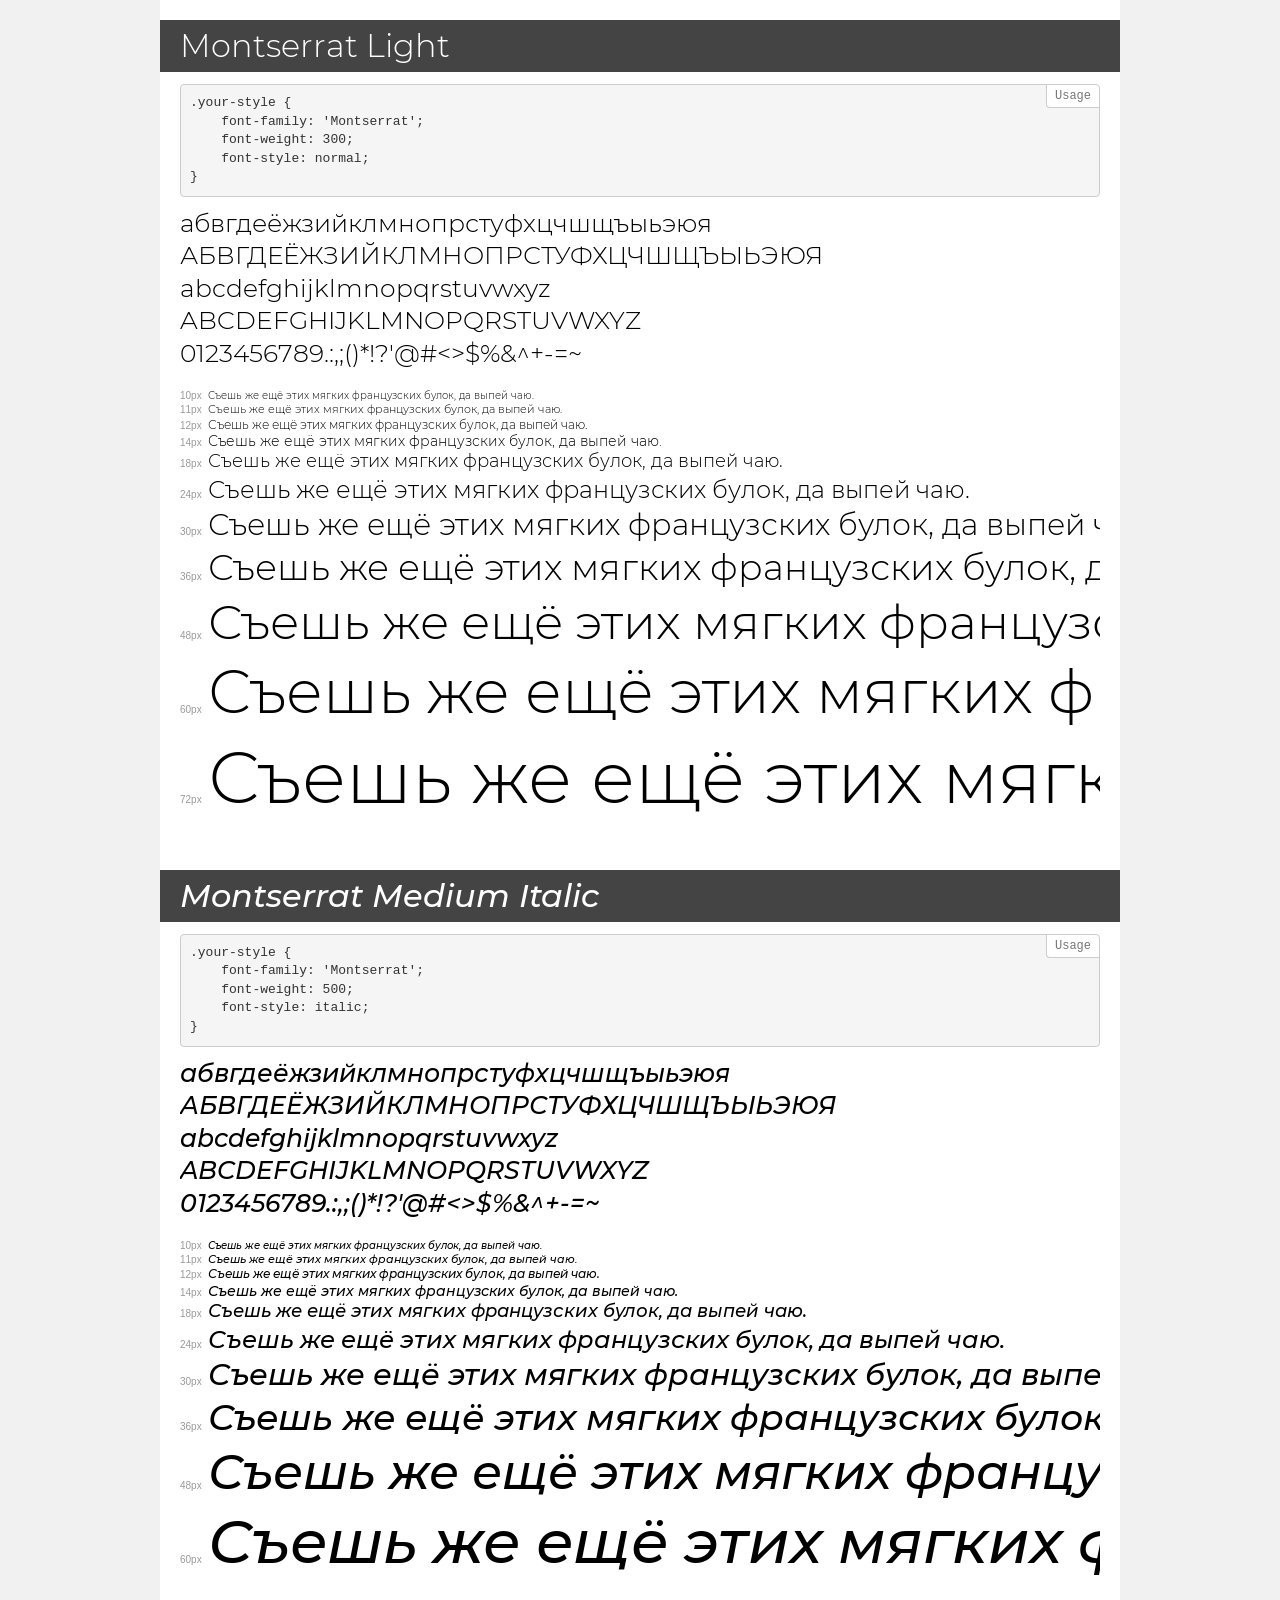
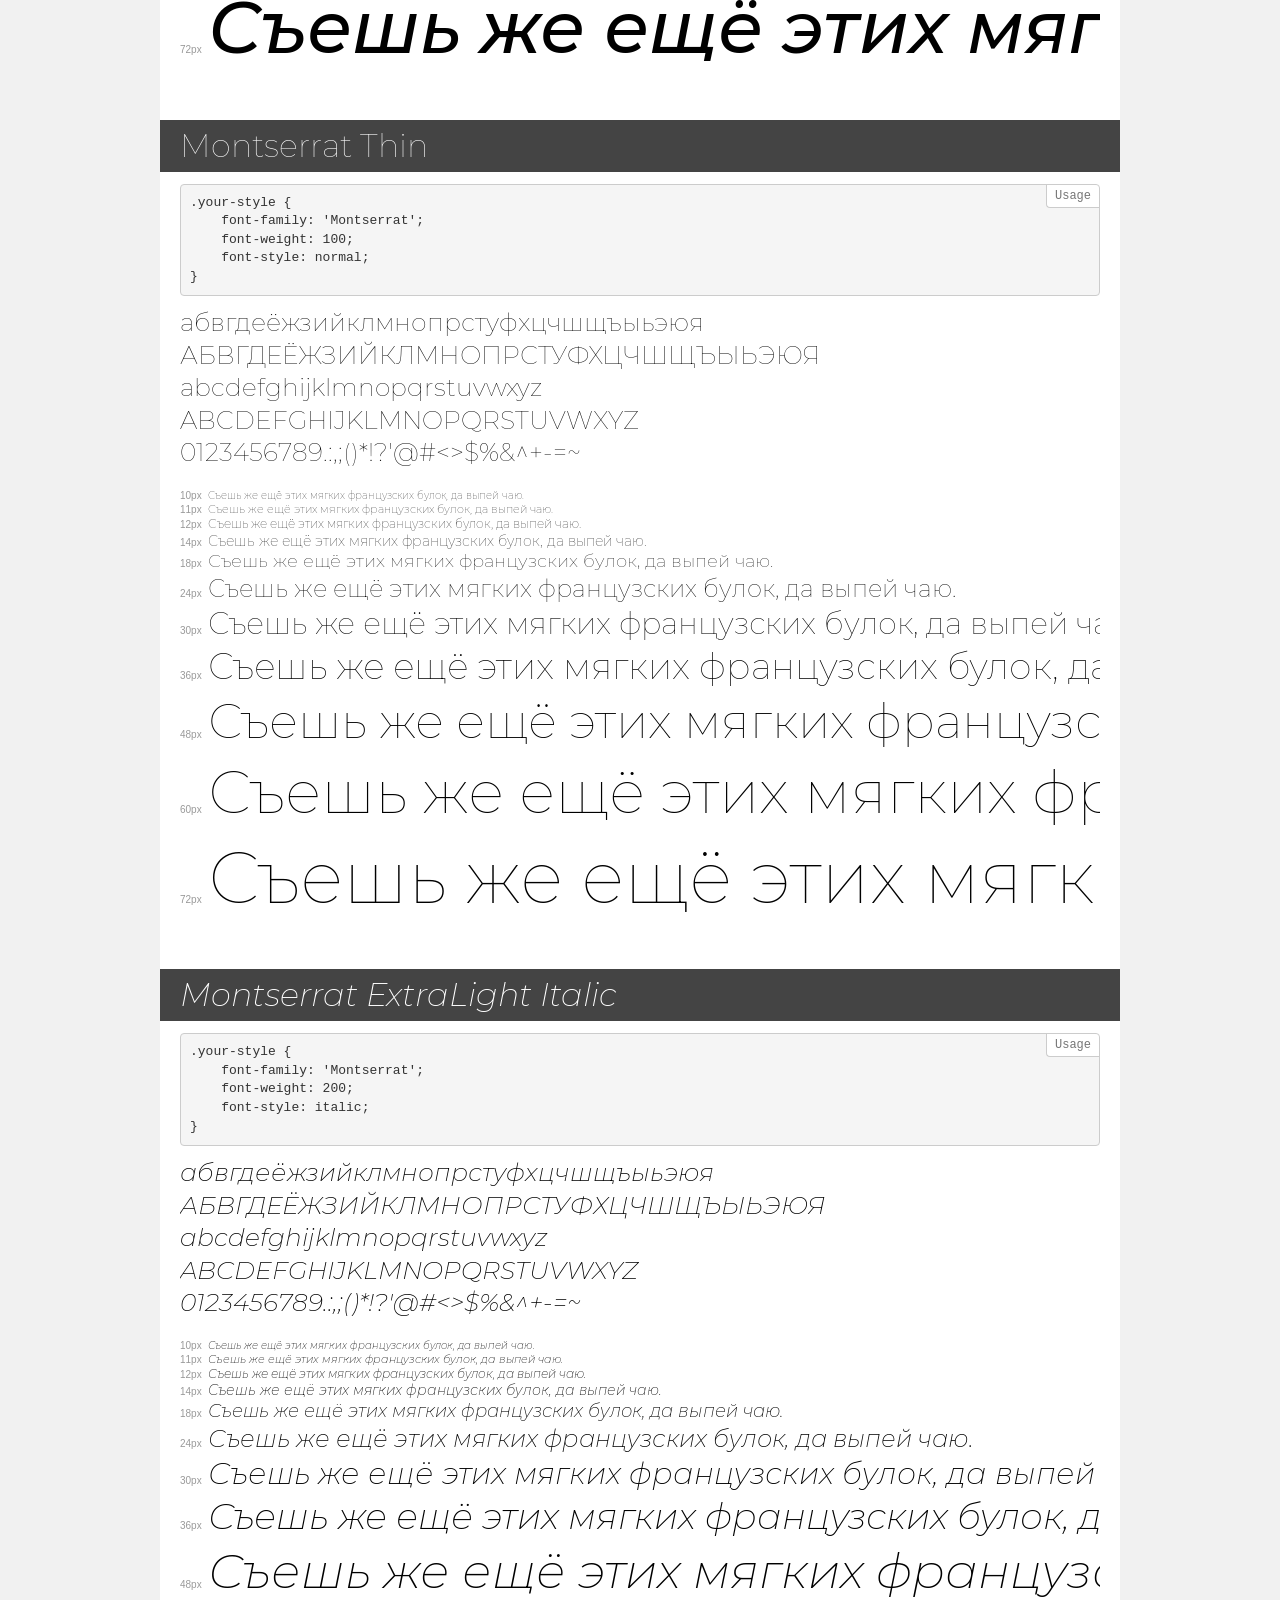
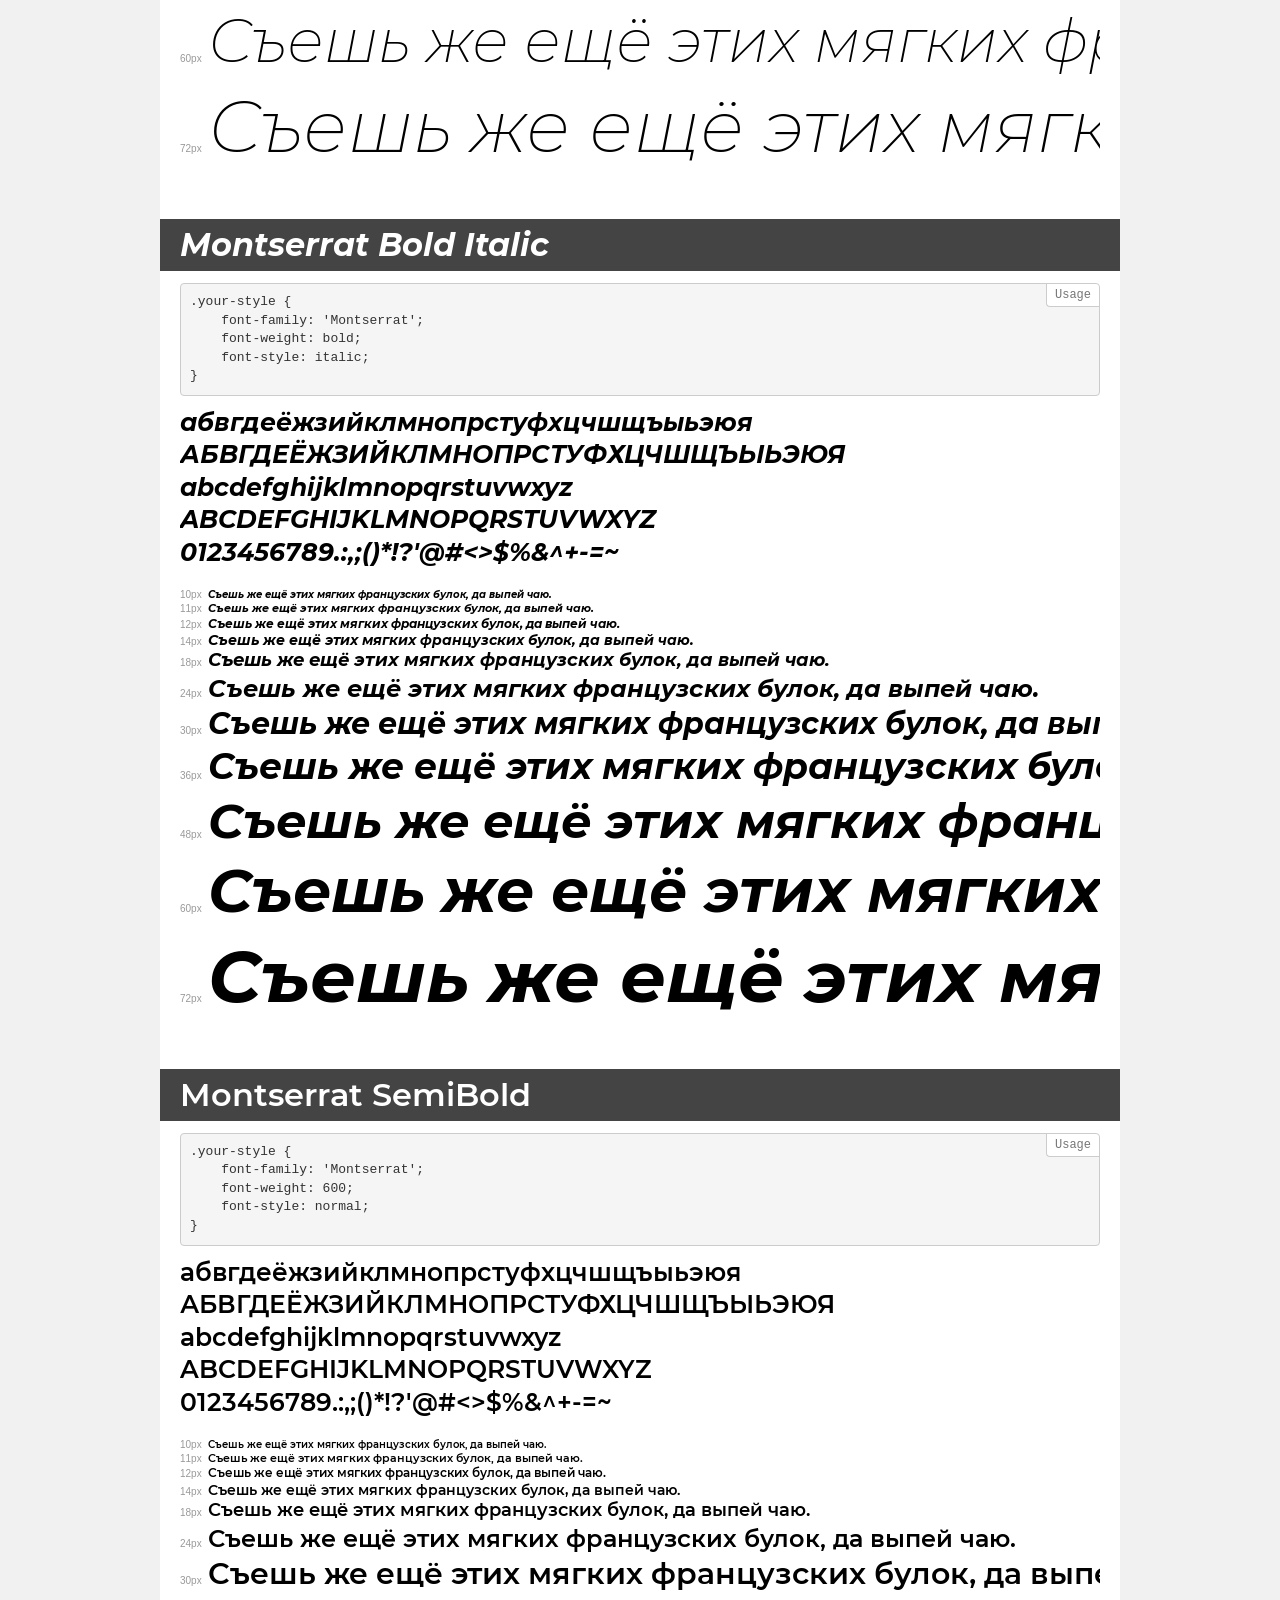
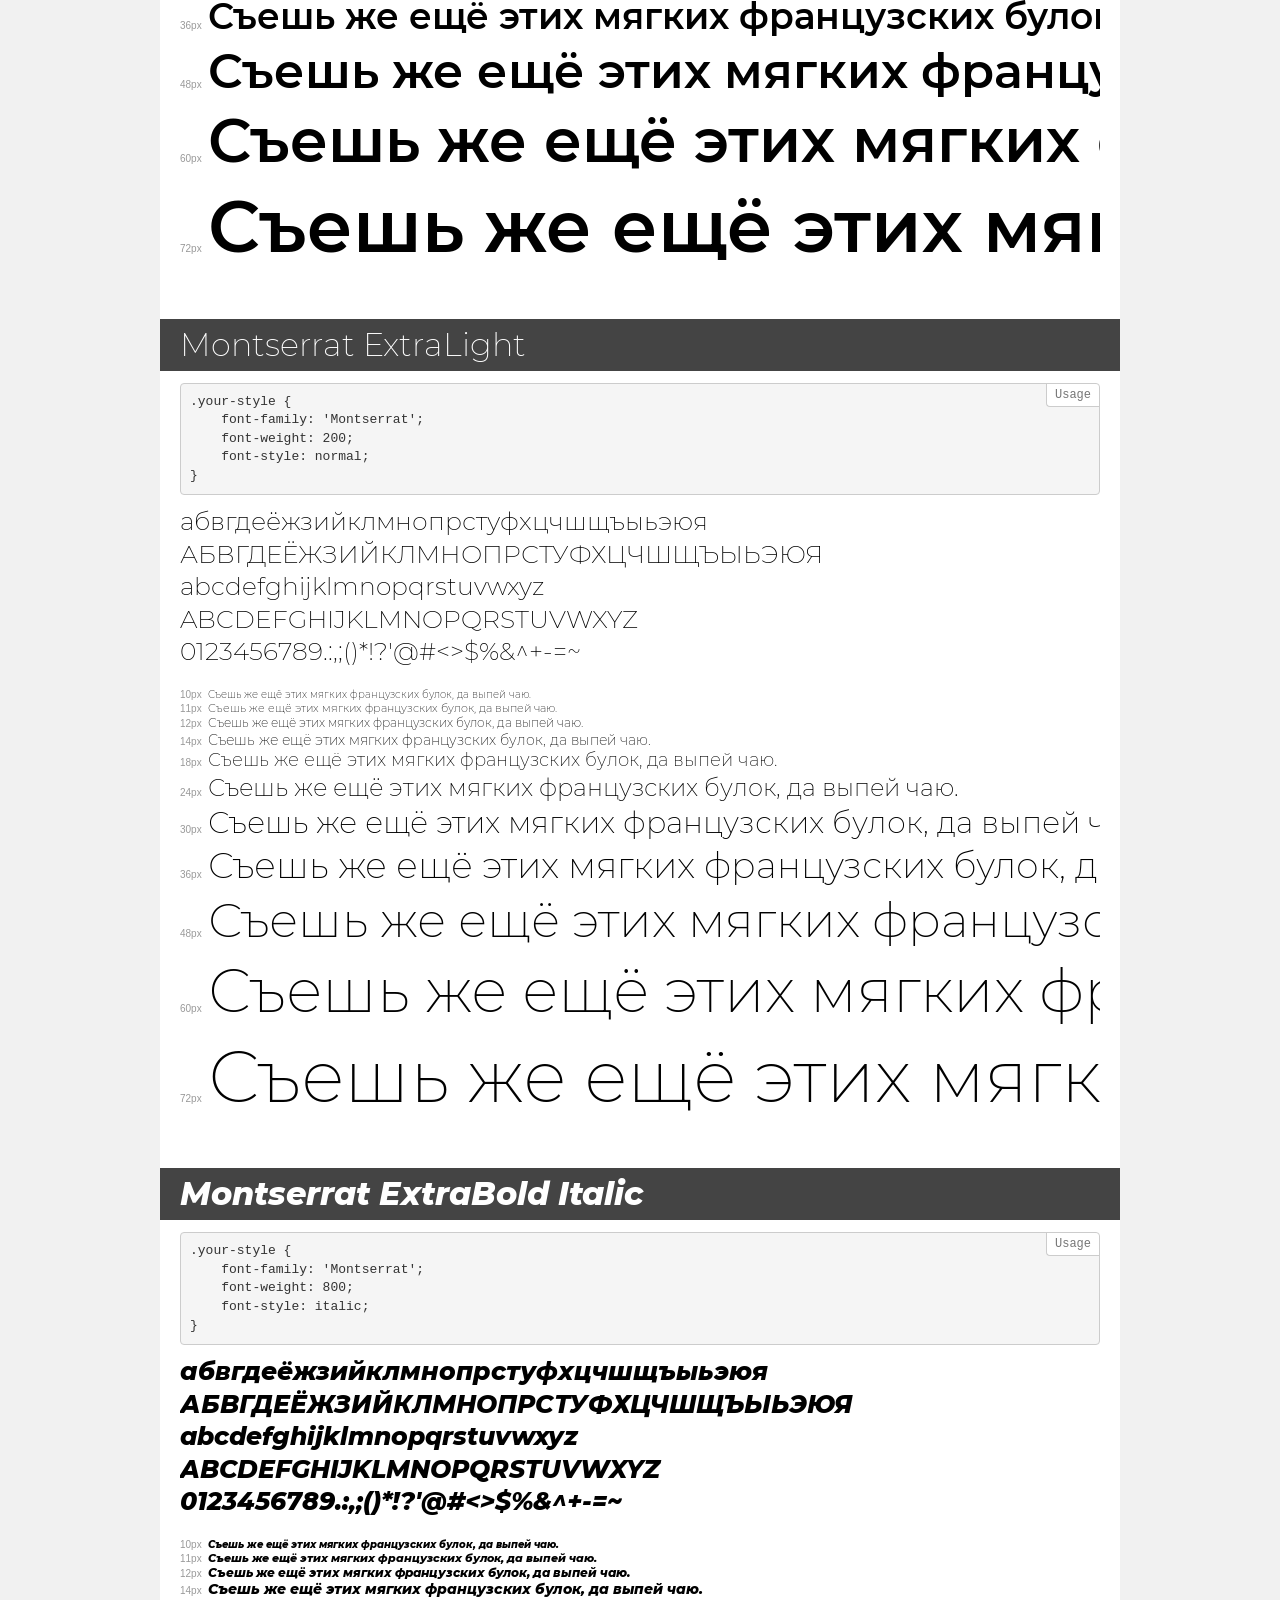
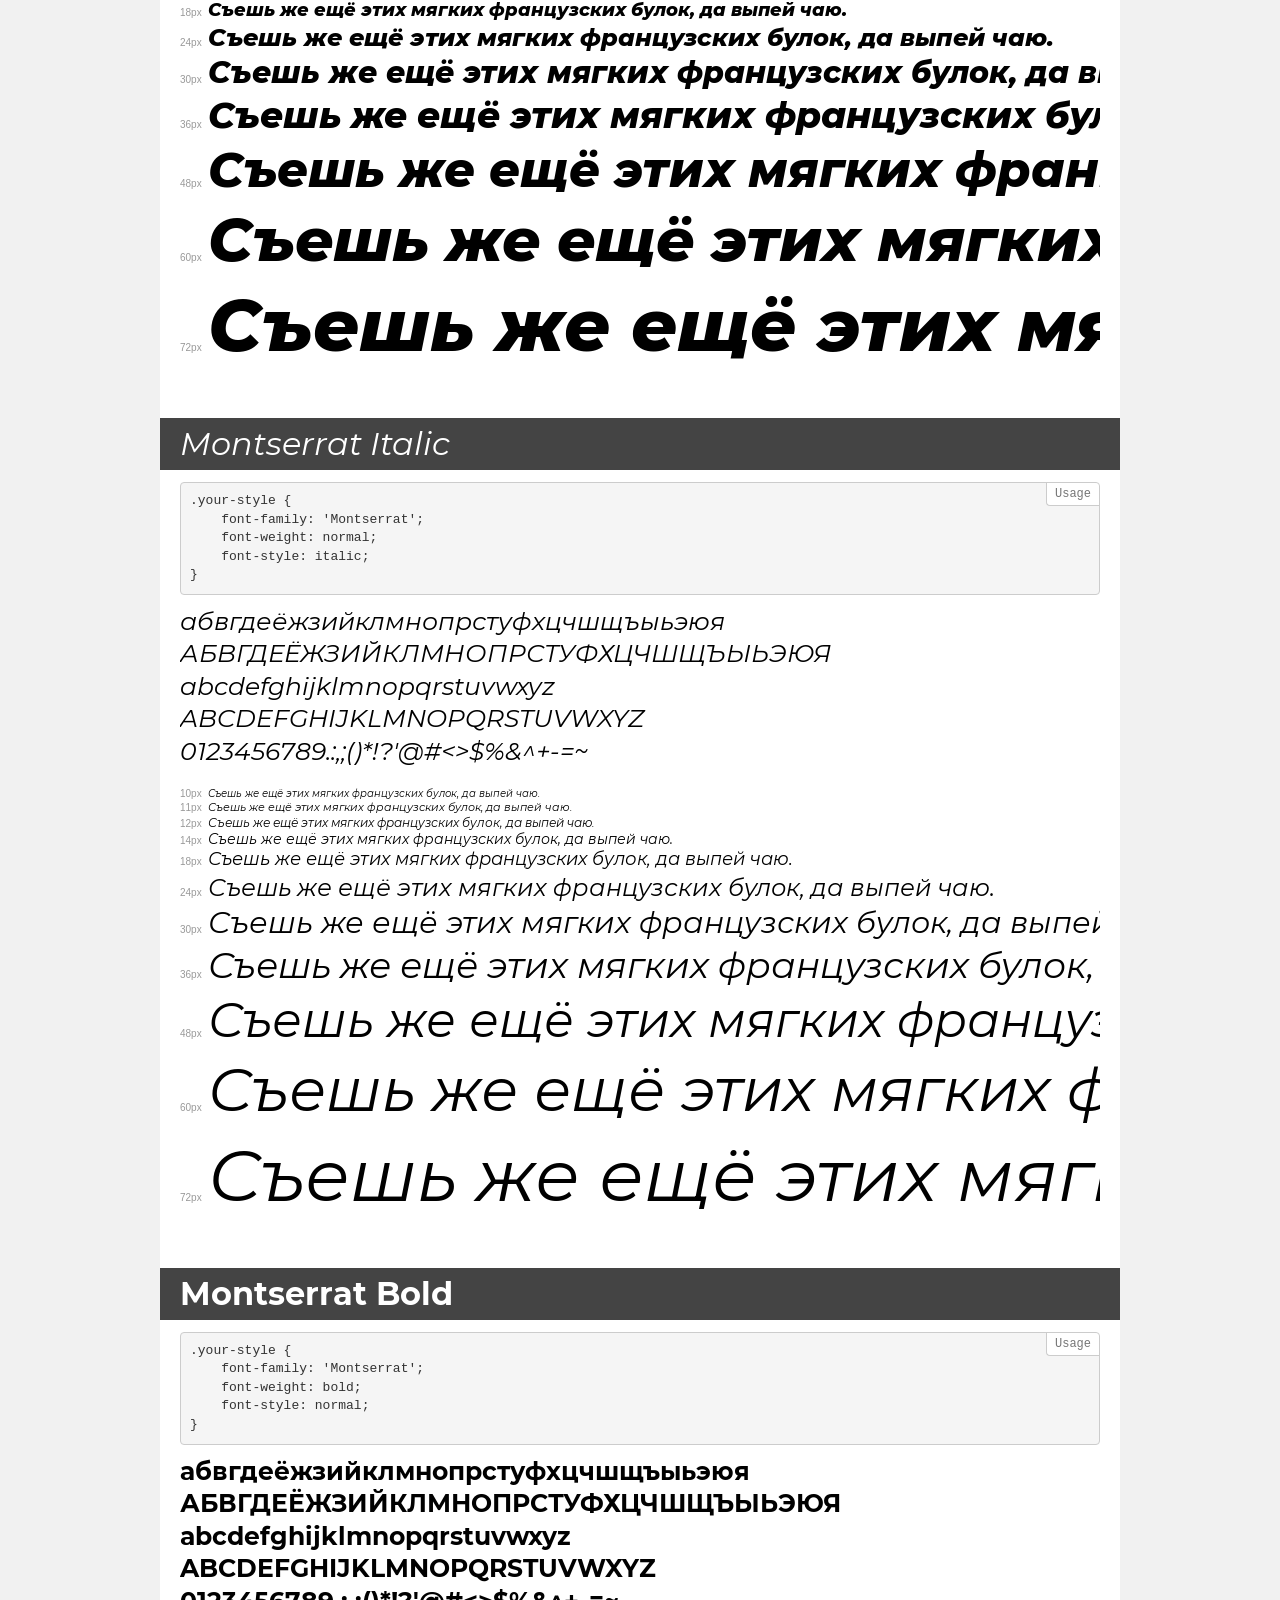
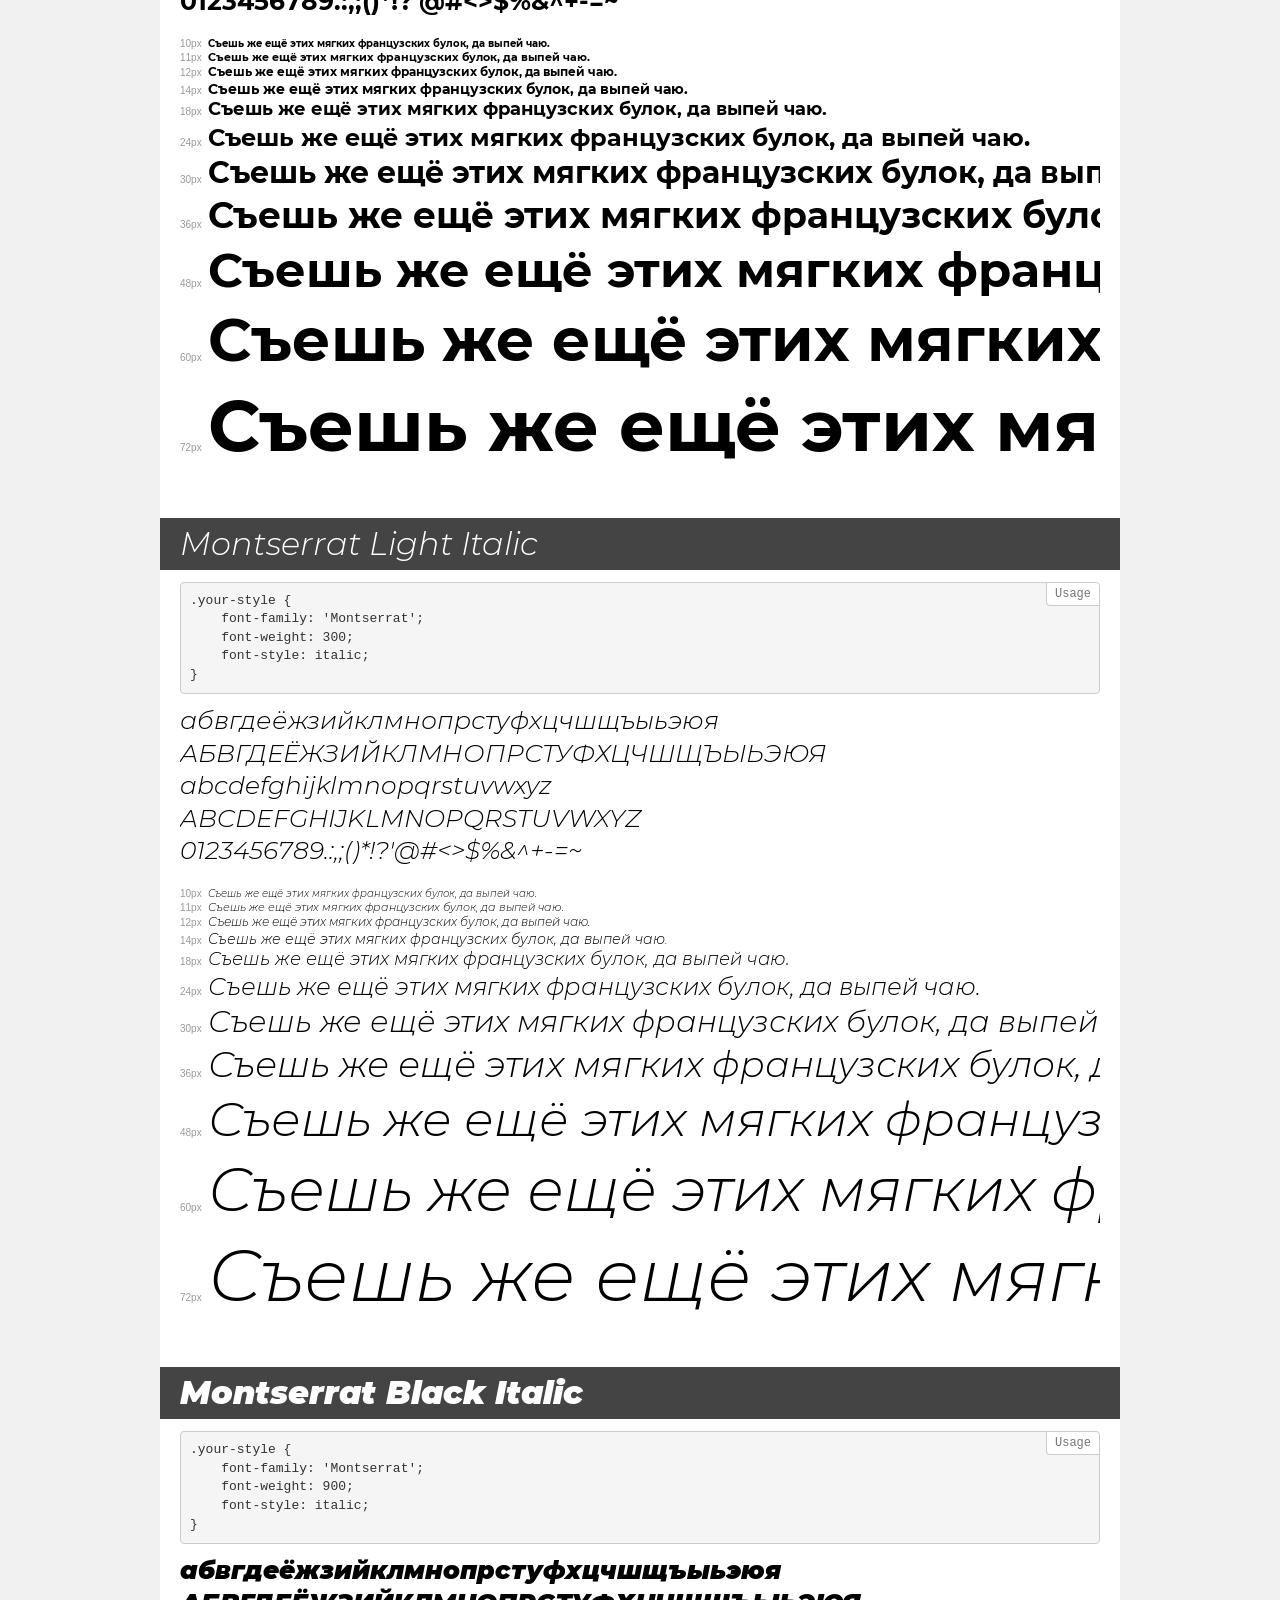
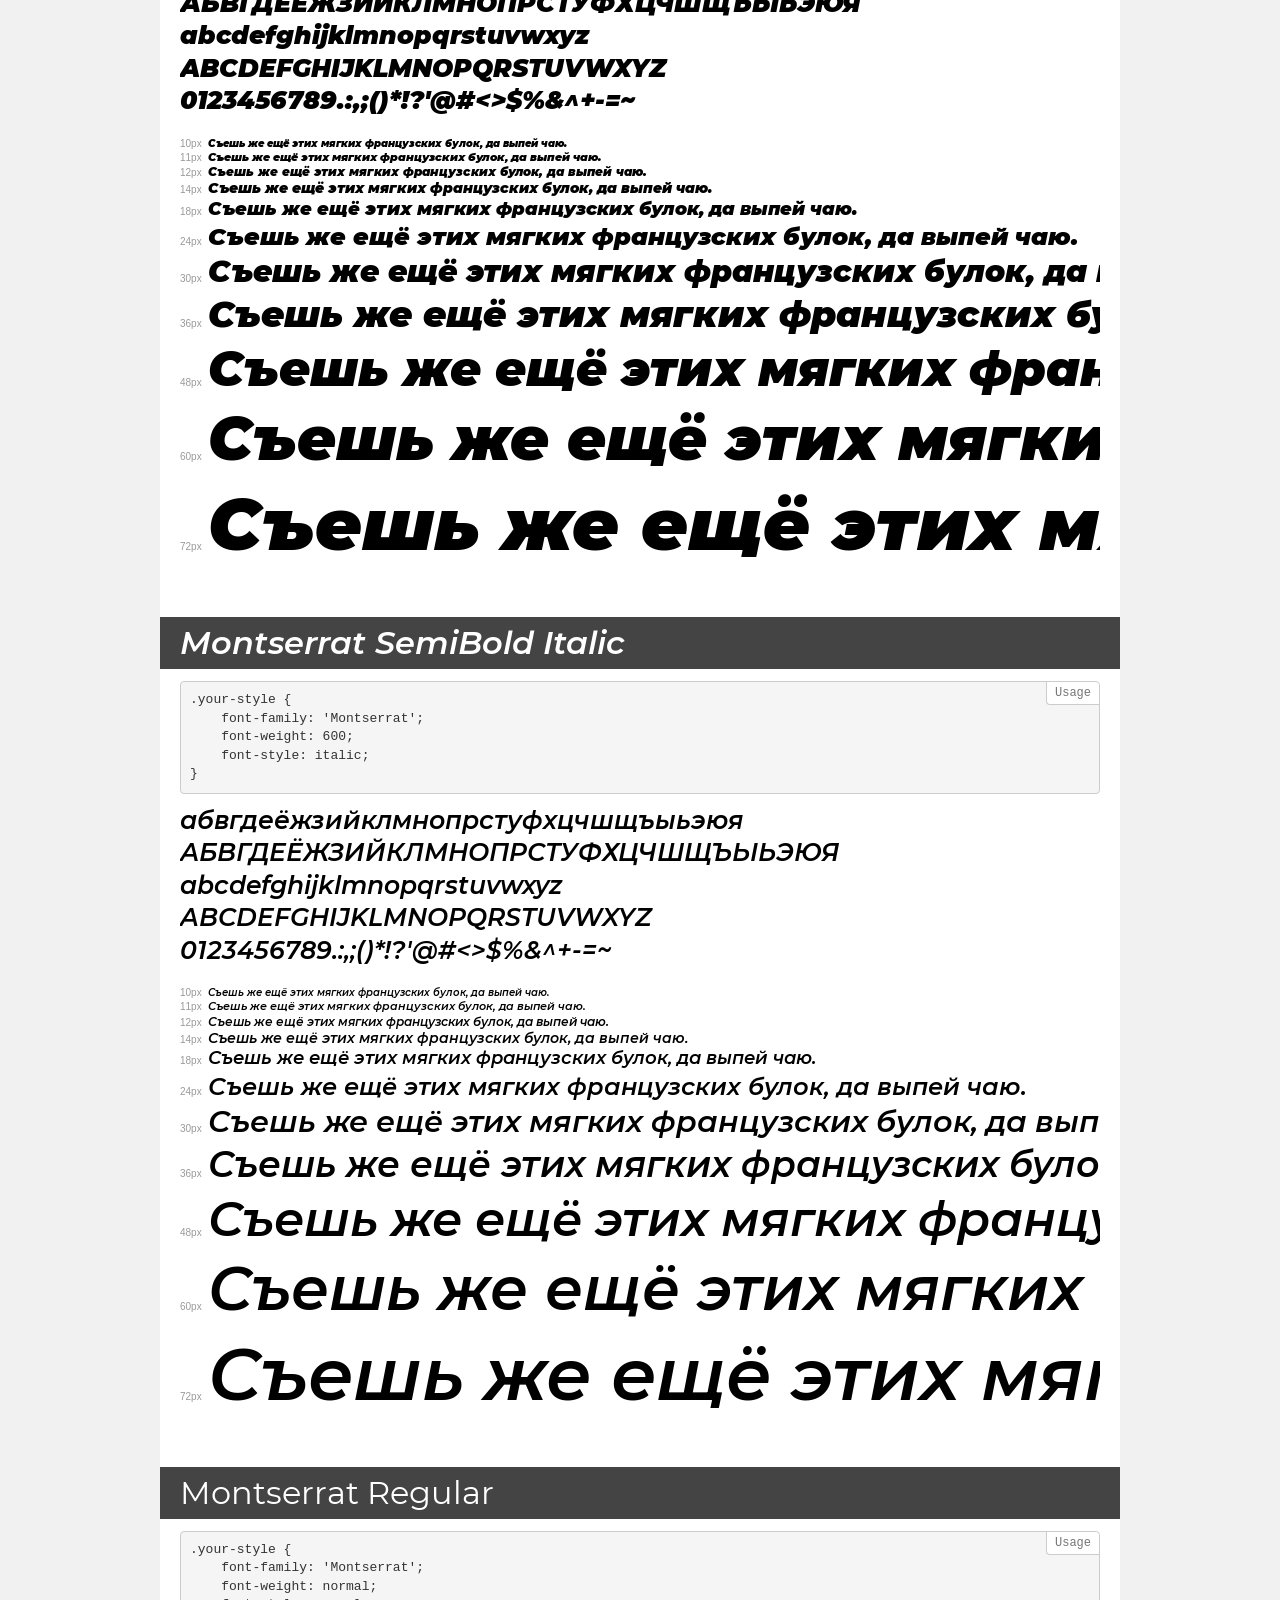
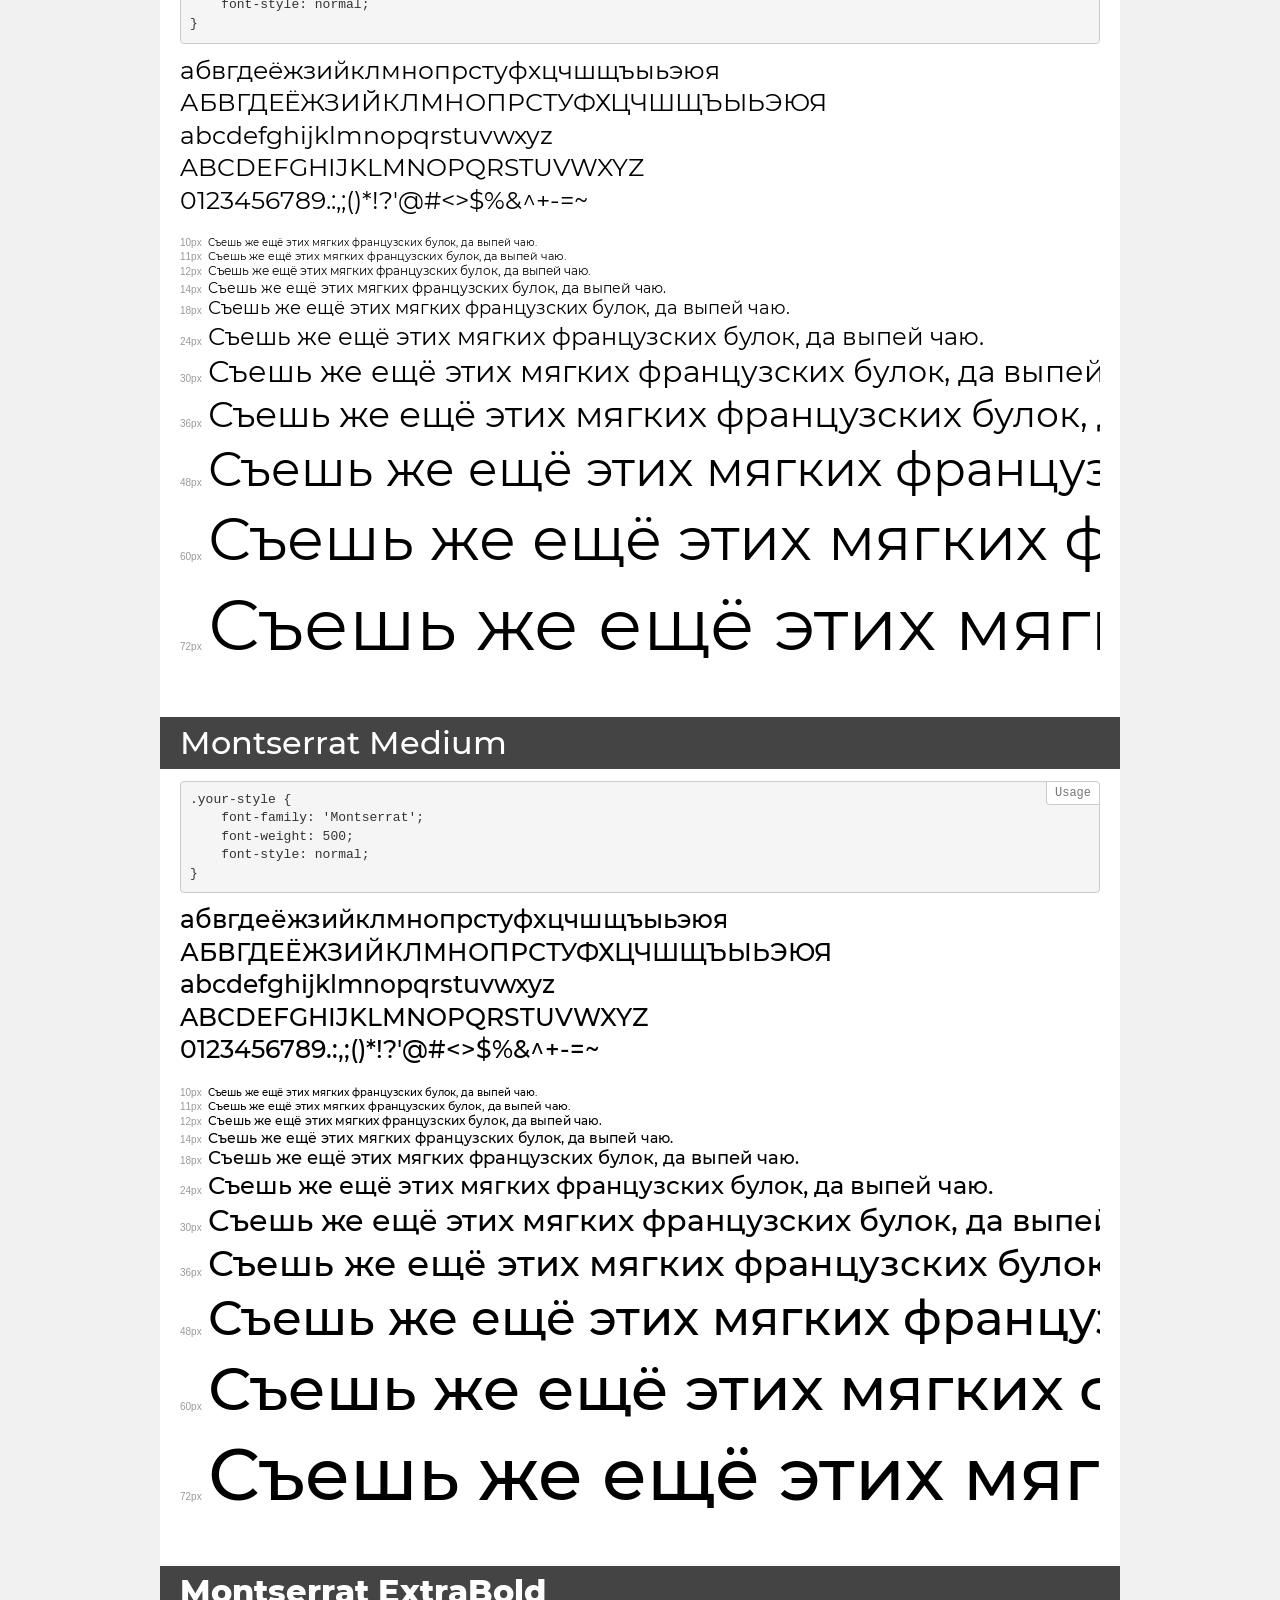
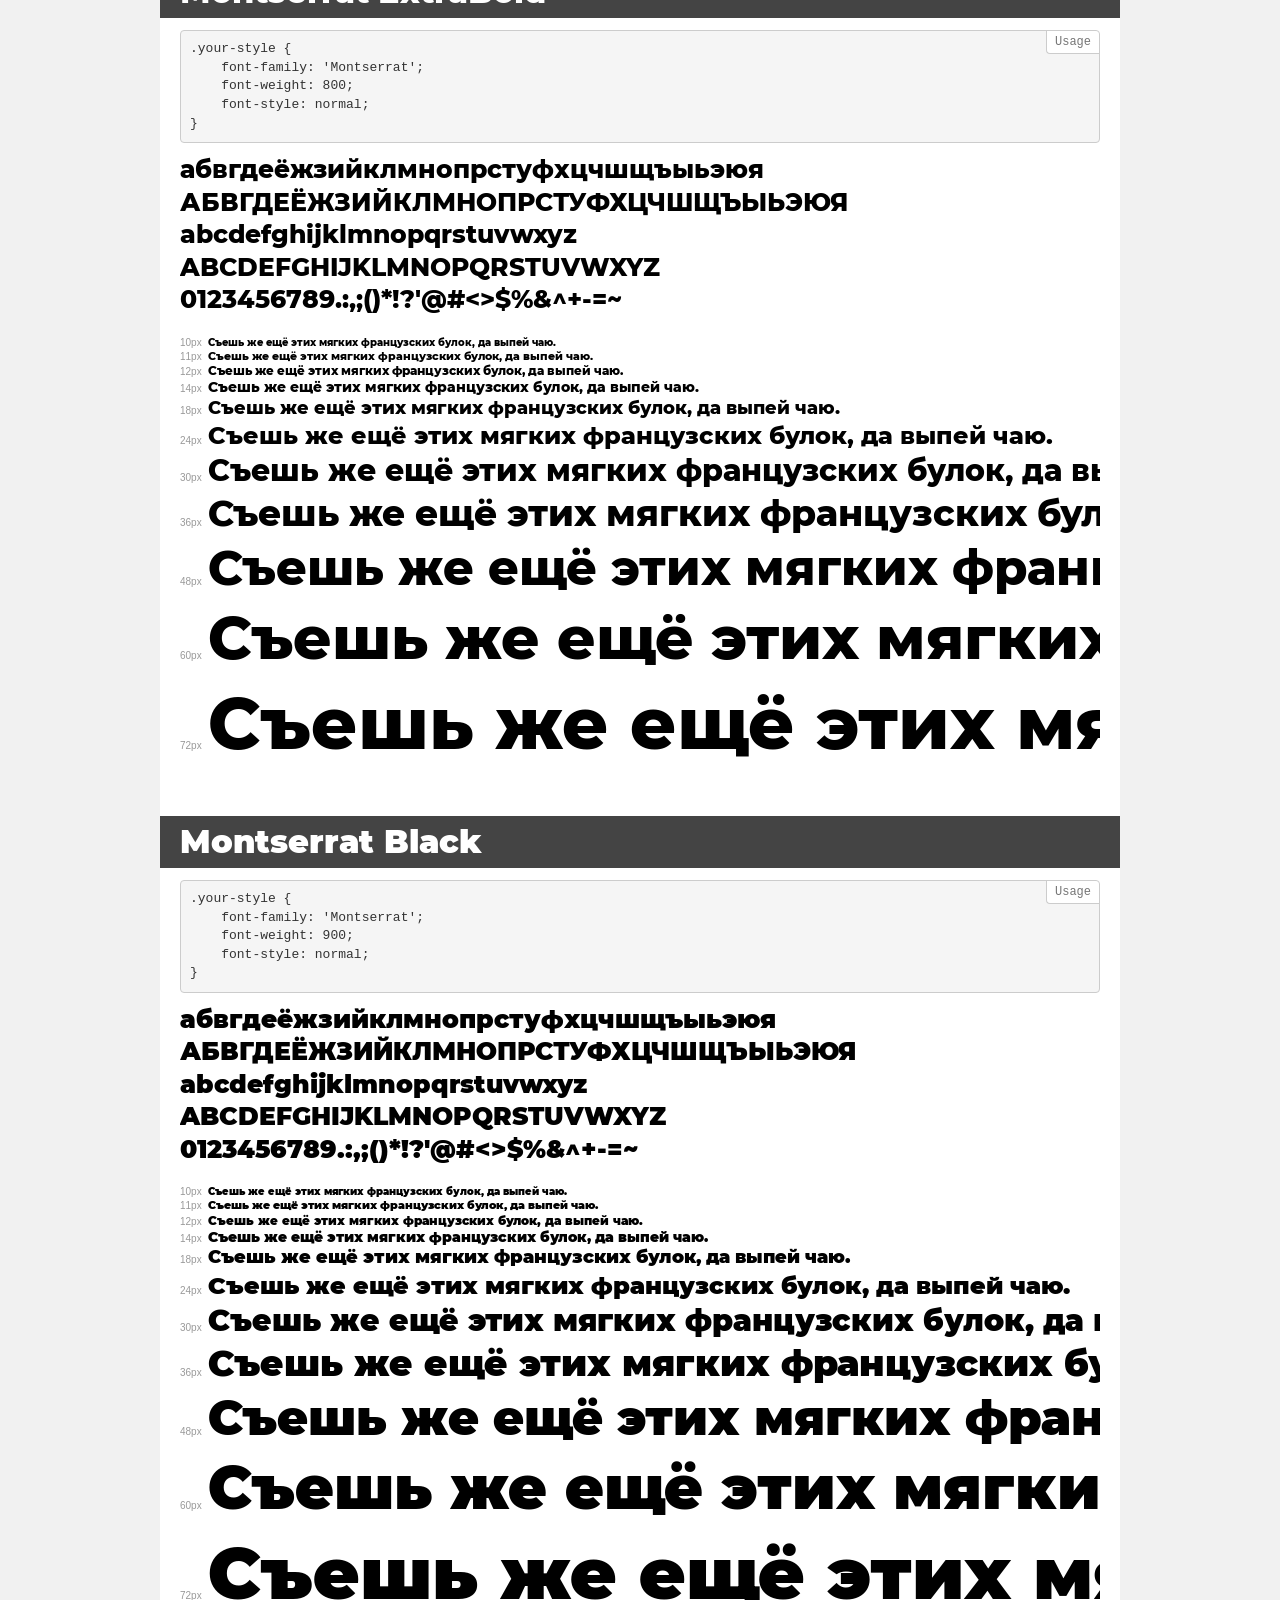
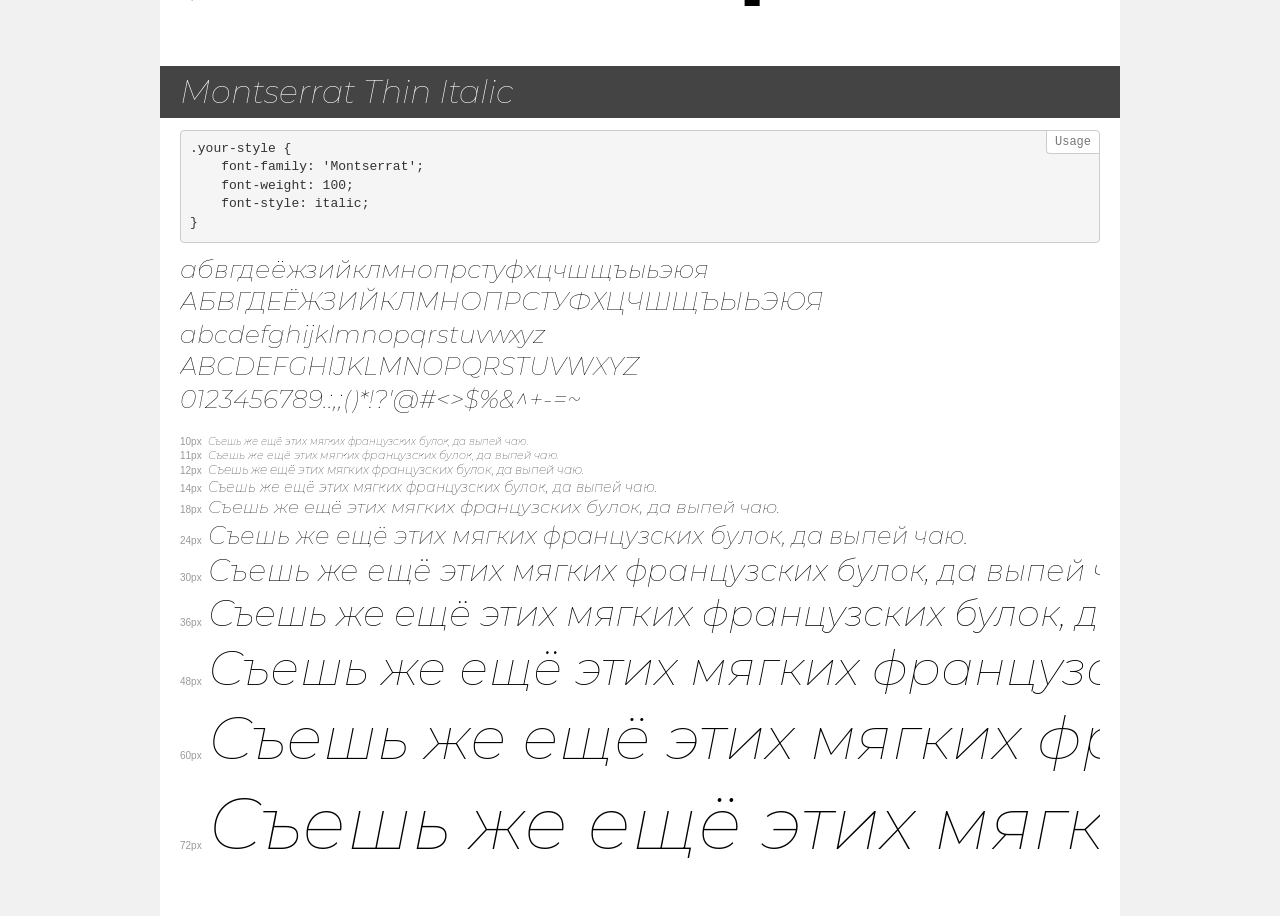
<file: webfonts/Montserrat/demo.html>
<!DOCTYPE html>
<html>
<head>
	<meta charset="utf-8">
	<meta http-equiv="X-UA-Compatible" content="IE=edge">
	<meta name="viewport" content="width=device-width, initial-scale=1">
	<meta name="robots" content="noindex, noarchive">
	<title>Transfonter demo</title>
	<link href="stylesheet.css" rel="stylesheet">
	<style>
		/*
		http://meyerweb.com/eric/tools/css/reset/
		v2.0 | 20110126
		License: none (public domain)
		*/
		html, body, div, span, applet, object, iframe,
		h1, h2, h3, h4, h5, h6, p, blockquote, pre,
		a, abbr, acronym, address, big, cite, code,
		del, dfn, em, img, ins, kbd, q, s, samp,
		small, strike, strong, sub, sup, tt, var,
		b, u, i, center,
		dl, dt, dd, ol, ul, li,
		fieldset, form, label, legend,
		table, caption, tbody, tfoot, thead, tr, th, td,
		article, aside, canvas, details, embed,
		figure, figcaption, footer, header, hgroup,
		menu, nav, output, ruby, section, summary,
		time, mark, audio, video {
			margin: 0;
			padding: 0;
			border: 0;
			font-size: 100%;
			font: inherit;
			vertical-align: baseline;
		}
		/* HTML5 display-role reset for older browsers */
		article, aside, details, figcaption, figure,
		footer, header, hgroup, menu, nav, section {
			display: block;
		}
		body {
			line-height: 1;
		}
		ol, ul {
			list-style: none;
		}
		blockquote, q {
			quotes: none;
		}
		blockquote:before, blockquote:after,
		q:before, q:after {
			content: '';
			content: none;
		}
		table {
			border-collapse: collapse;
			border-spacing: 0;
		}
		/* common styles */
		body {
			background: #f1f1f1;
			color: #000;
		}
		.page {
			background: #fff;
			width: 920px;
			margin: 0 auto;
			padding: 20px 20px 0 20px;
			overflow: hidden;
		}
		.font-container {
			overflow-x: auto;
			overflow-y: hidden;
			margin-bottom: 40px;
			line-height: 1.3;
			white-space: nowrap;
			padding-bottom: 5px;
		}
		h1 {
			position: relative;
			background: #444;
			font-size: 32px;
			color: #fff;
			padding: 10px 20px;
			margin: 0 -20px 12px -20px;
		}
		.letters {
			font-size: 25px;
			margin-bottom: 20px;
		}
		.s10:before {
			content: '10px';
		}
		.s11:before {
			content: '11px';
		}
		.s12:before {
			content: '12px';
		}
		.s14:before {
			content: '14px';
		}
		.s18:before {
			content: '18px';
		}
		.s24:before {
			content: '24px';
		}
		.s30:before {
			content: '30px';
		}
		.s36:before {
			content: '36px';
		}
		.s48:before {
			content: '48px';
		}
		.s60:before {
			content: '60px';
		}
		.s72:before {
			content: '72px';
		}
		.s10:before, .s11:before, .s12:before, .s14:before,
		.s18:before, .s24:before, .s30:before, .s36:before,
		.s48:before, .s60:before, .s72:before {
			font-family: Arial, sans-serif;
			font-size: 10px;
			font-weight: normal;
			font-style: normal;
			color: #999;
			padding-right: 6px;
		}
		pre {
			display: block;
			position: relative;
			padding: 9px;
			margin: 0 0 10px;
			font-family: Monaco, Menlo, Consolas, "Courier New", monospace !important;
			font-size: 13px;
			line-height: 1.428571429;
			color: #333;
			font-weight: normal !important;
			font-style: normal !important;
			background-color: #f5f5f5;
			border: 1px solid #ccc;
			overflow-x: auto;
			border-radius: 4px;
		}
		pre:after {
			display: block;
			position: absolute;
			right: 0;
			top: 0;
			content: 'Usage';
			line-height: 1;
			padding: 5px 8px;
			font-size: 12px;
			color: #767676;
			background-color: #fff;
			border: 1px solid #ccc;
			border-right: none;
			border-top: none;
			border-radius: 0 4px 0 4px;
			z-index: 10;
		}
		/* responsive */
		@media (max-width: 959px) {
			.page {
				width: auto;
				margin: 0;
			}
		}
	</style>
</head>
<body>
<div class="page">
	<div class="demo" style="font-family: 'Montserrat'; font-weight: 300; font-style: normal;">
		<h1>Montserrat Light</h1>
		<pre>.your-style {
    font-family: 'Montserrat';
    font-weight: 300;
    font-style: normal;
}</pre>
		<div class="font-container">
			<p class="letters">
				абвгдеёжзийклмнопрстуфхцчшщъыьэюя <br />
				АБВГДЕЁЖЗИЙКЛМНОПРСТУФХЦЧШЩЪЫЬЭЮЯ <br />
				abcdefghijklmnopqrstuvwxyz <br />
				ABCDEFGHIJKLMNOPQRSTUVWXYZ <br />				0123456789.:,;()*!?'@#<>$%&^+-=~
			</p>
			<p class="s10" style="font-size: 10px;">Съешь же ещё этих мягких французских булок, да выпей чаю.</p>
			<p class="s11" style="font-size: 11px;">Съешь же ещё этих мягких французских булок, да выпей чаю.</p>
			<p class="s12" style="font-size: 12px;">Съешь же ещё этих мягких французских булок, да выпей чаю.</p>
			<p class="s14" style="font-size: 14px;">Съешь же ещё этих мягких французских булок, да выпей чаю.</p>
			<p class="s18" style="font-size: 18px;">Съешь же ещё этих мягких французских булок, да выпей чаю.</p>
			<p class="s24" style="font-size: 24px;">Съешь же ещё этих мягких французских булок, да выпей чаю.</p>
			<p class="s30" style="font-size: 30px;">Съешь же ещё этих мягких французских булок, да выпей чаю.</p>
			<p class="s36" style="font-size: 36px;">Съешь же ещё этих мягких французских булок, да выпей чаю.</p>
			<p class="s48" style="font-size: 48px;">Съешь же ещё этих мягких французских булок, да выпей чаю.</p>
			<p class="s60" style="font-size: 60px;">Съешь же ещё этих мягких французских булок, да выпей чаю.</p>
			<p class="s72" style="font-size: 72px;">Съешь же ещё этих мягких французских булок, да выпей чаю.</p>
		</div>
	</div>
	<div class="demo" style="font-family: 'Montserrat'; font-weight: 500; font-style: italic;">
		<h1>Montserrat Medium Italic</h1>
		<pre>.your-style {
    font-family: 'Montserrat';
    font-weight: 500;
    font-style: italic;
}</pre>
		<div class="font-container">
			<p class="letters">
				абвгдеёжзийклмнопрстуфхцчшщъыьэюя <br />
				АБВГДЕЁЖЗИЙКЛМНОПРСТУФХЦЧШЩЪЫЬЭЮЯ <br />
				abcdefghijklmnopqrstuvwxyz <br />
				ABCDEFGHIJKLMNOPQRSTUVWXYZ <br />				0123456789.:,;()*!?'@#<>$%&^+-=~
			</p>
			<p class="s10" style="font-size: 10px;">Съешь же ещё этих мягких французских булок, да выпей чаю.</p>
			<p class="s11" style="font-size: 11px;">Съешь же ещё этих мягких французских булок, да выпей чаю.</p>
			<p class="s12" style="font-size: 12px;">Съешь же ещё этих мягких французских булок, да выпей чаю.</p>
			<p class="s14" style="font-size: 14px;">Съешь же ещё этих мягких французских булок, да выпей чаю.</p>
			<p class="s18" style="font-size: 18px;">Съешь же ещё этих мягких французских булок, да выпей чаю.</p>
			<p class="s24" style="font-size: 24px;">Съешь же ещё этих мягких французских булок, да выпей чаю.</p>
			<p class="s30" style="font-size: 30px;">Съешь же ещё этих мягких французских булок, да выпей чаю.</p>
			<p class="s36" style="font-size: 36px;">Съешь же ещё этих мягких французских булок, да выпей чаю.</p>
			<p class="s48" style="font-size: 48px;">Съешь же ещё этих мягких французских булок, да выпей чаю.</p>
			<p class="s60" style="font-size: 60px;">Съешь же ещё этих мягких французских булок, да выпей чаю.</p>
			<p class="s72" style="font-size: 72px;">Съешь же ещё этих мягких французских булок, да выпей чаю.</p>
		</div>
	</div>
	<div class="demo" style="font-family: 'Montserrat'; font-weight: 100; font-style: normal;">
		<h1>Montserrat Thin</h1>
		<pre>.your-style {
    font-family: 'Montserrat';
    font-weight: 100;
    font-style: normal;
}</pre>
		<div class="font-container">
			<p class="letters">
				абвгдеёжзийклмнопрстуфхцчшщъыьэюя <br />
				АБВГДЕЁЖЗИЙКЛМНОПРСТУФХЦЧШЩЪЫЬЭЮЯ <br />
				abcdefghijklmnopqrstuvwxyz <br />
				ABCDEFGHIJKLMNOPQRSTUVWXYZ <br />				0123456789.:,;()*!?'@#<>$%&^+-=~
			</p>
			<p class="s10" style="font-size: 10px;">Съешь же ещё этих мягких французских булок, да выпей чаю.</p>
			<p class="s11" style="font-size: 11px;">Съешь же ещё этих мягких французских булок, да выпей чаю.</p>
			<p class="s12" style="font-size: 12px;">Съешь же ещё этих мягких французских булок, да выпей чаю.</p>
			<p class="s14" style="font-size: 14px;">Съешь же ещё этих мягких французских булок, да выпей чаю.</p>
			<p class="s18" style="font-size: 18px;">Съешь же ещё этих мягких французских булок, да выпей чаю.</p>
			<p class="s24" style="font-size: 24px;">Съешь же ещё этих мягких французских булок, да выпей чаю.</p>
			<p class="s30" style="font-size: 30px;">Съешь же ещё этих мягких французских булок, да выпей чаю.</p>
			<p class="s36" style="font-size: 36px;">Съешь же ещё этих мягких французских булок, да выпей чаю.</p>
			<p class="s48" style="font-size: 48px;">Съешь же ещё этих мягких французских булок, да выпей чаю.</p>
			<p class="s60" style="font-size: 60px;">Съешь же ещё этих мягких французских булок, да выпей чаю.</p>
			<p class="s72" style="font-size: 72px;">Съешь же ещё этих мягких французских булок, да выпей чаю.</p>
		</div>
	</div>
	<div class="demo" style="font-family: 'Montserrat'; font-weight: 200; font-style: italic;">
		<h1>Montserrat ExtraLight Italic</h1>
		<pre>.your-style {
    font-family: 'Montserrat';
    font-weight: 200;
    font-style: italic;
}</pre>
		<div class="font-container">
			<p class="letters">
				абвгдеёжзийклмнопрстуфхцчшщъыьэюя <br />
				АБВГДЕЁЖЗИЙКЛМНОПРСТУФХЦЧШЩЪЫЬЭЮЯ <br />
				abcdefghijklmnopqrstuvwxyz <br />
				ABCDEFGHIJKLMNOPQRSTUVWXYZ <br />				0123456789.:,;()*!?'@#<>$%&^+-=~
			</p>
			<p class="s10" style="font-size: 10px;">Съешь же ещё этих мягких французских булок, да выпей чаю.</p>
			<p class="s11" style="font-size: 11px;">Съешь же ещё этих мягких французских булок, да выпей чаю.</p>
			<p class="s12" style="font-size: 12px;">Съешь же ещё этих мягких французских булок, да выпей чаю.</p>
			<p class="s14" style="font-size: 14px;">Съешь же ещё этих мягких французских булок, да выпей чаю.</p>
			<p class="s18" style="font-size: 18px;">Съешь же ещё этих мягких французских булок, да выпей чаю.</p>
			<p class="s24" style="font-size: 24px;">Съешь же ещё этих мягких французских булок, да выпей чаю.</p>
			<p class="s30" style="font-size: 30px;">Съешь же ещё этих мягких французских булок, да выпей чаю.</p>
			<p class="s36" style="font-size: 36px;">Съешь же ещё этих мягких французских булок, да выпей чаю.</p>
			<p class="s48" style="font-size: 48px;">Съешь же ещё этих мягких французских булок, да выпей чаю.</p>
			<p class="s60" style="font-size: 60px;">Съешь же ещё этих мягких французских булок, да выпей чаю.</p>
			<p class="s72" style="font-size: 72px;">Съешь же ещё этих мягких французских булок, да выпей чаю.</p>
		</div>
	</div>
	<div class="demo" style="font-family: 'Montserrat'; font-weight: bold; font-style: italic;">
		<h1>Montserrat Bold Italic</h1>
		<pre>.your-style {
    font-family: 'Montserrat';
    font-weight: bold;
    font-style: italic;
}</pre>
		<div class="font-container">
			<p class="letters">
				абвгдеёжзийклмнопрстуфхцчшщъыьэюя <br />
				АБВГДЕЁЖЗИЙКЛМНОПРСТУФХЦЧШЩЪЫЬЭЮЯ <br />
				abcdefghijklmnopqrstuvwxyz <br />
				ABCDEFGHIJKLMNOPQRSTUVWXYZ <br />				0123456789.:,;()*!?'@#<>$%&^+-=~
			</p>
			<p class="s10" style="font-size: 10px;">Съешь же ещё этих мягких французских булок, да выпей чаю.</p>
			<p class="s11" style="font-size: 11px;">Съешь же ещё этих мягких французских булок, да выпей чаю.</p>
			<p class="s12" style="font-size: 12px;">Съешь же ещё этих мягких французских булок, да выпей чаю.</p>
			<p class="s14" style="font-size: 14px;">Съешь же ещё этих мягких французских булок, да выпей чаю.</p>
			<p class="s18" style="font-size: 18px;">Съешь же ещё этих мягких французских булок, да выпей чаю.</p>
			<p class="s24" style="font-size: 24px;">Съешь же ещё этих мягких французских булок, да выпей чаю.</p>
			<p class="s30" style="font-size: 30px;">Съешь же ещё этих мягких французских булок, да выпей чаю.</p>
			<p class="s36" style="font-size: 36px;">Съешь же ещё этих мягких французских булок, да выпей чаю.</p>
			<p class="s48" style="font-size: 48px;">Съешь же ещё этих мягких французских булок, да выпей чаю.</p>
			<p class="s60" style="font-size: 60px;">Съешь же ещё этих мягких французских булок, да выпей чаю.</p>
			<p class="s72" style="font-size: 72px;">Съешь же ещё этих мягких французских булок, да выпей чаю.</p>
		</div>
	</div>
	<div class="demo" style="font-family: 'Montserrat'; font-weight: 600; font-style: normal;">
		<h1>Montserrat SemiBold</h1>
		<pre>.your-style {
    font-family: 'Montserrat';
    font-weight: 600;
    font-style: normal;
}</pre>
		<div class="font-container">
			<p class="letters">
				абвгдеёжзийклмнопрстуфхцчшщъыьэюя <br />
				АБВГДЕЁЖЗИЙКЛМНОПРСТУФХЦЧШЩЪЫЬЭЮЯ <br />
				abcdefghijklmnopqrstuvwxyz <br />
				ABCDEFGHIJKLMNOPQRSTUVWXYZ <br />				0123456789.:,;()*!?'@#<>$%&^+-=~
			</p>
			<p class="s10" style="font-size: 10px;">Съешь же ещё этих мягких французских булок, да выпей чаю.</p>
			<p class="s11" style="font-size: 11px;">Съешь же ещё этих мягких французских булок, да выпей чаю.</p>
			<p class="s12" style="font-size: 12px;">Съешь же ещё этих мягких французских булок, да выпей чаю.</p>
			<p class="s14" style="font-size: 14px;">Съешь же ещё этих мягких французских булок, да выпей чаю.</p>
			<p class="s18" style="font-size: 18px;">Съешь же ещё этих мягких французских булок, да выпей чаю.</p>
			<p class="s24" style="font-size: 24px;">Съешь же ещё этих мягких французских булок, да выпей чаю.</p>
			<p class="s30" style="font-size: 30px;">Съешь же ещё этих мягких французских булок, да выпей чаю.</p>
			<p class="s36" style="font-size: 36px;">Съешь же ещё этих мягких французских булок, да выпей чаю.</p>
			<p class="s48" style="font-size: 48px;">Съешь же ещё этих мягких французских булок, да выпей чаю.</p>
			<p class="s60" style="font-size: 60px;">Съешь же ещё этих мягких французских булок, да выпей чаю.</p>
			<p class="s72" style="font-size: 72px;">Съешь же ещё этих мягких французских булок, да выпей чаю.</p>
		</div>
	</div>
	<div class="demo" style="font-family: 'Montserrat'; font-weight: 200; font-style: normal;">
		<h1>Montserrat ExtraLight</h1>
		<pre>.your-style {
    font-family: 'Montserrat';
    font-weight: 200;
    font-style: normal;
}</pre>
		<div class="font-container">
			<p class="letters">
				абвгдеёжзийклмнопрстуфхцчшщъыьэюя <br />
				АБВГДЕЁЖЗИЙКЛМНОПРСТУФХЦЧШЩЪЫЬЭЮЯ <br />
				abcdefghijklmnopqrstuvwxyz <br />
				ABCDEFGHIJKLMNOPQRSTUVWXYZ <br />				0123456789.:,;()*!?'@#<>$%&^+-=~
			</p>
			<p class="s10" style="font-size: 10px;">Съешь же ещё этих мягких французских булок, да выпей чаю.</p>
			<p class="s11" style="font-size: 11px;">Съешь же ещё этих мягких французских булок, да выпей чаю.</p>
			<p class="s12" style="font-size: 12px;">Съешь же ещё этих мягких французских булок, да выпей чаю.</p>
			<p class="s14" style="font-size: 14px;">Съешь же ещё этих мягких французских булок, да выпей чаю.</p>
			<p class="s18" style="font-size: 18px;">Съешь же ещё этих мягких французских булок, да выпей чаю.</p>
			<p class="s24" style="font-size: 24px;">Съешь же ещё этих мягких французских булок, да выпей чаю.</p>
			<p class="s30" style="font-size: 30px;">Съешь же ещё этих мягких французских булок, да выпей чаю.</p>
			<p class="s36" style="font-size: 36px;">Съешь же ещё этих мягких французских булок, да выпей чаю.</p>
			<p class="s48" style="font-size: 48px;">Съешь же ещё этих мягких французских булок, да выпей чаю.</p>
			<p class="s60" style="font-size: 60px;">Съешь же ещё этих мягких французских булок, да выпей чаю.</p>
			<p class="s72" style="font-size: 72px;">Съешь же ещё этих мягких французских булок, да выпей чаю.</p>
		</div>
	</div>
	<div class="demo" style="font-family: 'Montserrat'; font-weight: 800; font-style: italic;">
		<h1>Montserrat ExtraBold Italic</h1>
		<pre>.your-style {
    font-family: 'Montserrat';
    font-weight: 800;
    font-style: italic;
}</pre>
		<div class="font-container">
			<p class="letters">
				абвгдеёжзийклмнопрстуфхцчшщъыьэюя <br />
				АБВГДЕЁЖЗИЙКЛМНОПРСТУФХЦЧШЩЪЫЬЭЮЯ <br />
				abcdefghijklmnopqrstuvwxyz <br />
				ABCDEFGHIJKLMNOPQRSTUVWXYZ <br />				0123456789.:,;()*!?'@#<>$%&^+-=~
			</p>
			<p class="s10" style="font-size: 10px;">Съешь же ещё этих мягких французских булок, да выпей чаю.</p>
			<p class="s11" style="font-size: 11px;">Съешь же ещё этих мягких французских булок, да выпей чаю.</p>
			<p class="s12" style="font-size: 12px;">Съешь же ещё этих мягких французских булок, да выпей чаю.</p>
			<p class="s14" style="font-size: 14px;">Съешь же ещё этих мягких французских булок, да выпей чаю.</p>
			<p class="s18" style="font-size: 18px;">Съешь же ещё этих мягких французских булок, да выпей чаю.</p>
			<p class="s24" style="font-size: 24px;">Съешь же ещё этих мягких французских булок, да выпей чаю.</p>
			<p class="s30" style="font-size: 30px;">Съешь же ещё этих мягких французских булок, да выпей чаю.</p>
			<p class="s36" style="font-size: 36px;">Съешь же ещё этих мягких французских булок, да выпей чаю.</p>
			<p class="s48" style="font-size: 48px;">Съешь же ещё этих мягких французских булок, да выпей чаю.</p>
			<p class="s60" style="font-size: 60px;">Съешь же ещё этих мягких французских булок, да выпей чаю.</p>
			<p class="s72" style="font-size: 72px;">Съешь же ещё этих мягких французских булок, да выпей чаю.</p>
		</div>
	</div>
	<div class="demo" style="font-family: 'Montserrat'; font-weight: normal; font-style: italic;">
		<h1>Montserrat Italic</h1>
		<pre>.your-style {
    font-family: 'Montserrat';
    font-weight: normal;
    font-style: italic;
}</pre>
		<div class="font-container">
			<p class="letters">
				абвгдеёжзийклмнопрстуфхцчшщъыьэюя <br />
				АБВГДЕЁЖЗИЙКЛМНОПРСТУФХЦЧШЩЪЫЬЭЮЯ <br />
				abcdefghijklmnopqrstuvwxyz <br />
				ABCDEFGHIJKLMNOPQRSTUVWXYZ <br />				0123456789.:,;()*!?'@#<>$%&^+-=~
			</p>
			<p class="s10" style="font-size: 10px;">Съешь же ещё этих мягких французских булок, да выпей чаю.</p>
			<p class="s11" style="font-size: 11px;">Съешь же ещё этих мягких французских булок, да выпей чаю.</p>
			<p class="s12" style="font-size: 12px;">Съешь же ещё этих мягких французских булок, да выпей чаю.</p>
			<p class="s14" style="font-size: 14px;">Съешь же ещё этих мягких французских булок, да выпей чаю.</p>
			<p class="s18" style="font-size: 18px;">Съешь же ещё этих мягких французских булок, да выпей чаю.</p>
			<p class="s24" style="font-size: 24px;">Съешь же ещё этих мягких французских булок, да выпей чаю.</p>
			<p class="s30" style="font-size: 30px;">Съешь же ещё этих мягких французских булок, да выпей чаю.</p>
			<p class="s36" style="font-size: 36px;">Съешь же ещё этих мягких французских булок, да выпей чаю.</p>
			<p class="s48" style="font-size: 48px;">Съешь же ещё этих мягких французских булок, да выпей чаю.</p>
			<p class="s60" style="font-size: 60px;">Съешь же ещё этих мягких французских булок, да выпей чаю.</p>
			<p class="s72" style="font-size: 72px;">Съешь же ещё этих мягких французских булок, да выпей чаю.</p>
		</div>
	</div>
	<div class="demo" style="font-family: 'Montserrat'; font-weight: bold; font-style: normal;">
		<h1>Montserrat Bold</h1>
		<pre>.your-style {
    font-family: 'Montserrat';
    font-weight: bold;
    font-style: normal;
}</pre>
		<div class="font-container">
			<p class="letters">
				абвгдеёжзийклмнопрстуфхцчшщъыьэюя <br />
				АБВГДЕЁЖЗИЙКЛМНОПРСТУФХЦЧШЩЪЫЬЭЮЯ <br />
				abcdefghijklmnopqrstuvwxyz <br />
				ABCDEFGHIJKLMNOPQRSTUVWXYZ <br />				0123456789.:,;()*!?'@#<>$%&^+-=~
			</p>
			<p class="s10" style="font-size: 10px;">Съешь же ещё этих мягких французских булок, да выпей чаю.</p>
			<p class="s11" style="font-size: 11px;">Съешь же ещё этих мягких французских булок, да выпей чаю.</p>
			<p class="s12" style="font-size: 12px;">Съешь же ещё этих мягких французских булок, да выпей чаю.</p>
			<p class="s14" style="font-size: 14px;">Съешь же ещё этих мягких французских булок, да выпей чаю.</p>
			<p class="s18" style="font-size: 18px;">Съешь же ещё этих мягких французских булок, да выпей чаю.</p>
			<p class="s24" style="font-size: 24px;">Съешь же ещё этих мягких французских булок, да выпей чаю.</p>
			<p class="s30" style="font-size: 30px;">Съешь же ещё этих мягких французских булок, да выпей чаю.</p>
			<p class="s36" style="font-size: 36px;">Съешь же ещё этих мягких французских булок, да выпей чаю.</p>
			<p class="s48" style="font-size: 48px;">Съешь же ещё этих мягких французских булок, да выпей чаю.</p>
			<p class="s60" style="font-size: 60px;">Съешь же ещё этих мягких французских булок, да выпей чаю.</p>
			<p class="s72" style="font-size: 72px;">Съешь же ещё этих мягких французских булок, да выпей чаю.</p>
		</div>
	</div>
	<div class="demo" style="font-family: 'Montserrat'; font-weight: 300; font-style: italic;">
		<h1>Montserrat Light Italic</h1>
		<pre>.your-style {
    font-family: 'Montserrat';
    font-weight: 300;
    font-style: italic;
}</pre>
		<div class="font-container">
			<p class="letters">
				абвгдеёжзийклмнопрстуфхцчшщъыьэюя <br />
				АБВГДЕЁЖЗИЙКЛМНОПРСТУФХЦЧШЩЪЫЬЭЮЯ <br />
				abcdefghijklmnopqrstuvwxyz <br />
				ABCDEFGHIJKLMNOPQRSTUVWXYZ <br />				0123456789.:,;()*!?'@#<>$%&^+-=~
			</p>
			<p class="s10" style="font-size: 10px;">Съешь же ещё этих мягких французских булок, да выпей чаю.</p>
			<p class="s11" style="font-size: 11px;">Съешь же ещё этих мягких французских булок, да выпей чаю.</p>
			<p class="s12" style="font-size: 12px;">Съешь же ещё этих мягких французских булок, да выпей чаю.</p>
			<p class="s14" style="font-size: 14px;">Съешь же ещё этих мягких французских булок, да выпей чаю.</p>
			<p class="s18" style="font-size: 18px;">Съешь же ещё этих мягких французских булок, да выпей чаю.</p>
			<p class="s24" style="font-size: 24px;">Съешь же ещё этих мягких французских булок, да выпей чаю.</p>
			<p class="s30" style="font-size: 30px;">Съешь же ещё этих мягких французских булок, да выпей чаю.</p>
			<p class="s36" style="font-size: 36px;">Съешь же ещё этих мягких французских булок, да выпей чаю.</p>
			<p class="s48" style="font-size: 48px;">Съешь же ещё этих мягких французских булок, да выпей чаю.</p>
			<p class="s60" style="font-size: 60px;">Съешь же ещё этих мягких французских булок, да выпей чаю.</p>
			<p class="s72" style="font-size: 72px;">Съешь же ещё этих мягких французских булок, да выпей чаю.</p>
		</div>
	</div>
	<div class="demo" style="font-family: 'Montserrat'; font-weight: 900; font-style: italic;">
		<h1>Montserrat Black Italic</h1>
		<pre>.your-style {
    font-family: 'Montserrat';
    font-weight: 900;
    font-style: italic;
}</pre>
		<div class="font-container">
			<p class="letters">
				абвгдеёжзийклмнопрстуфхцчшщъыьэюя <br />
				АБВГДЕЁЖЗИЙКЛМНОПРСТУФХЦЧШЩЪЫЬЭЮЯ <br />
				abcdefghijklmnopqrstuvwxyz <br />
				ABCDEFGHIJKLMNOPQRSTUVWXYZ <br />				0123456789.:,;()*!?'@#<>$%&^+-=~
			</p>
			<p class="s10" style="font-size: 10px;">Съешь же ещё этих мягких французских булок, да выпей чаю.</p>
			<p class="s11" style="font-size: 11px;">Съешь же ещё этих мягких французских булок, да выпей чаю.</p>
			<p class="s12" style="font-size: 12px;">Съешь же ещё этих мягких французских булок, да выпей чаю.</p>
			<p class="s14" style="font-size: 14px;">Съешь же ещё этих мягких французских булок, да выпей чаю.</p>
			<p class="s18" style="font-size: 18px;">Съешь же ещё этих мягких французских булок, да выпей чаю.</p>
			<p class="s24" style="font-size: 24px;">Съешь же ещё этих мягких французских булок, да выпей чаю.</p>
			<p class="s30" style="font-size: 30px;">Съешь же ещё этих мягких французских булок, да выпей чаю.</p>
			<p class="s36" style="font-size: 36px;">Съешь же ещё этих мягких французских булок, да выпей чаю.</p>
			<p class="s48" style="font-size: 48px;">Съешь же ещё этих мягких французских булок, да выпей чаю.</p>
			<p class="s60" style="font-size: 60px;">Съешь же ещё этих мягких французских булок, да выпей чаю.</p>
			<p class="s72" style="font-size: 72px;">Съешь же ещё этих мягких французских булок, да выпей чаю.</p>
		</div>
	</div>
	<div class="demo" style="font-family: 'Montserrat'; font-weight: 600; font-style: italic;">
		<h1>Montserrat SemiBold Italic</h1>
		<pre>.your-style {
    font-family: 'Montserrat';
    font-weight: 600;
    font-style: italic;
}</pre>
		<div class="font-container">
			<p class="letters">
				абвгдеёжзийклмнопрстуфхцчшщъыьэюя <br />
				АБВГДЕЁЖЗИЙКЛМНОПРСТУФХЦЧШЩЪЫЬЭЮЯ <br />
				abcdefghijklmnopqrstuvwxyz <br />
				ABCDEFGHIJKLMNOPQRSTUVWXYZ <br />				0123456789.:,;()*!?'@#<>$%&^+-=~
			</p>
			<p class="s10" style="font-size: 10px;">Съешь же ещё этих мягких французских булок, да выпей чаю.</p>
			<p class="s11" style="font-size: 11px;">Съешь же ещё этих мягких французских булок, да выпей чаю.</p>
			<p class="s12" style="font-size: 12px;">Съешь же ещё этих мягких французских булок, да выпей чаю.</p>
			<p class="s14" style="font-size: 14px;">Съешь же ещё этих мягких французских булок, да выпей чаю.</p>
			<p class="s18" style="font-size: 18px;">Съешь же ещё этих мягких французских булок, да выпей чаю.</p>
			<p class="s24" style="font-size: 24px;">Съешь же ещё этих мягких французских булок, да выпей чаю.</p>
			<p class="s30" style="font-size: 30px;">Съешь же ещё этих мягких французских булок, да выпей чаю.</p>
			<p class="s36" style="font-size: 36px;">Съешь же ещё этих мягких французских булок, да выпей чаю.</p>
			<p class="s48" style="font-size: 48px;">Съешь же ещё этих мягких французских булок, да выпей чаю.</p>
			<p class="s60" style="font-size: 60px;">Съешь же ещё этих мягких французских булок, да выпей чаю.</p>
			<p class="s72" style="font-size: 72px;">Съешь же ещё этих мягких французских булок, да выпей чаю.</p>
		</div>
	</div>
	<div class="demo" style="font-family: 'Montserrat'; font-weight: normal; font-style: normal;">
		<h1>Montserrat Regular</h1>
		<pre>.your-style {
    font-family: 'Montserrat';
    font-weight: normal;
    font-style: normal;
}</pre>
		<div class="font-container">
			<p class="letters">
				абвгдеёжзийклмнопрстуфхцчшщъыьэюя <br />
				АБВГДЕЁЖЗИЙКЛМНОПРСТУФХЦЧШЩЪЫЬЭЮЯ <br />
				abcdefghijklmnopqrstuvwxyz <br />
				ABCDEFGHIJKLMNOPQRSTUVWXYZ <br />				0123456789.:,;()*!?'@#<>$%&^+-=~
			</p>
			<p class="s10" style="font-size: 10px;">Съешь же ещё этих мягких французских булок, да выпей чаю.</p>
			<p class="s11" style="font-size: 11px;">Съешь же ещё этих мягких французских булок, да выпей чаю.</p>
			<p class="s12" style="font-size: 12px;">Съешь же ещё этих мягких французских булок, да выпей чаю.</p>
			<p class="s14" style="font-size: 14px;">Съешь же ещё этих мягких французских булок, да выпей чаю.</p>
			<p class="s18" style="font-size: 18px;">Съешь же ещё этих мягких французских булок, да выпей чаю.</p>
			<p class="s24" style="font-size: 24px;">Съешь же ещё этих мягких французских булок, да выпей чаю.</p>
			<p class="s30" style="font-size: 30px;">Съешь же ещё этих мягких французских булок, да выпей чаю.</p>
			<p class="s36" style="font-size: 36px;">Съешь же ещё этих мягких французских булок, да выпей чаю.</p>
			<p class="s48" style="font-size: 48px;">Съешь же ещё этих мягких французских булок, да выпей чаю.</p>
			<p class="s60" style="font-size: 60px;">Съешь же ещё этих мягких французских булок, да выпей чаю.</p>
			<p class="s72" style="font-size: 72px;">Съешь же ещё этих мягких французских булок, да выпей чаю.</p>
		</div>
	</div>
	<div class="demo" style="font-family: 'Montserrat'; font-weight: 500; font-style: normal;">
		<h1>Montserrat Medium</h1>
		<pre>.your-style {
    font-family: 'Montserrat';
    font-weight: 500;
    font-style: normal;
}</pre>
		<div class="font-container">
			<p class="letters">
				абвгдеёжзийклмнопрстуфхцчшщъыьэюя <br />
				АБВГДЕЁЖЗИЙКЛМНОПРСТУФХЦЧШЩЪЫЬЭЮЯ <br />
				abcdefghijklmnopqrstuvwxyz <br />
				ABCDEFGHIJKLMNOPQRSTUVWXYZ <br />				0123456789.:,;()*!?'@#<>$%&^+-=~
			</p>
			<p class="s10" style="font-size: 10px;">Съешь же ещё этих мягких французских булок, да выпей чаю.</p>
			<p class="s11" style="font-size: 11px;">Съешь же ещё этих мягких французских булок, да выпей чаю.</p>
			<p class="s12" style="font-size: 12px;">Съешь же ещё этих мягких французских булок, да выпей чаю.</p>
			<p class="s14" style="font-size: 14px;">Съешь же ещё этих мягких французских булок, да выпей чаю.</p>
			<p class="s18" style="font-size: 18px;">Съешь же ещё этих мягких французских булок, да выпей чаю.</p>
			<p class="s24" style="font-size: 24px;">Съешь же ещё этих мягких французских булок, да выпей чаю.</p>
			<p class="s30" style="font-size: 30px;">Съешь же ещё этих мягких французских булок, да выпей чаю.</p>
			<p class="s36" style="font-size: 36px;">Съешь же ещё этих мягких французских булок, да выпей чаю.</p>
			<p class="s48" style="font-size: 48px;">Съешь же ещё этих мягких французских булок, да выпей чаю.</p>
			<p class="s60" style="font-size: 60px;">Съешь же ещё этих мягких французских булок, да выпей чаю.</p>
			<p class="s72" style="font-size: 72px;">Съешь же ещё этих мягких французских булок, да выпей чаю.</p>
		</div>
	</div>
	<div class="demo" style="font-family: 'Montserrat'; font-weight: 800; font-style: normal;">
		<h1>Montserrat ExtraBold</h1>
		<pre>.your-style {
    font-family: 'Montserrat';
    font-weight: 800;
    font-style: normal;
}</pre>
		<div class="font-container">
			<p class="letters">
				абвгдеёжзийклмнопрстуфхцчшщъыьэюя <br />
				АБВГДЕЁЖЗИЙКЛМНОПРСТУФХЦЧШЩЪЫЬЭЮЯ <br />
				abcdefghijklmnopqrstuvwxyz <br />
				ABCDEFGHIJKLMNOPQRSTUVWXYZ <br />				0123456789.:,;()*!?'@#<>$%&^+-=~
			</p>
			<p class="s10" style="font-size: 10px;">Съешь же ещё этих мягких французских булок, да выпей чаю.</p>
			<p class="s11" style="font-size: 11px;">Съешь же ещё этих мягких французских булок, да выпей чаю.</p>
			<p class="s12" style="font-size: 12px;">Съешь же ещё этих мягких французских булок, да выпей чаю.</p>
			<p class="s14" style="font-size: 14px;">Съешь же ещё этих мягких французских булок, да выпей чаю.</p>
			<p class="s18" style="font-size: 18px;">Съешь же ещё этих мягких французских булок, да выпей чаю.</p>
			<p class="s24" style="font-size: 24px;">Съешь же ещё этих мягких французских булок, да выпей чаю.</p>
			<p class="s30" style="font-size: 30px;">Съешь же ещё этих мягких французских булок, да выпей чаю.</p>
			<p class="s36" style="font-size: 36px;">Съешь же ещё этих мягких французских булок, да выпей чаю.</p>
			<p class="s48" style="font-size: 48px;">Съешь же ещё этих мягких французских булок, да выпей чаю.</p>
			<p class="s60" style="font-size: 60px;">Съешь же ещё этих мягких французских булок, да выпей чаю.</p>
			<p class="s72" style="font-size: 72px;">Съешь же ещё этих мягких французских булок, да выпей чаю.</p>
		</div>
	</div>
	<div class="demo" style="font-family: 'Montserrat'; font-weight: 900; font-style: normal;">
		<h1>Montserrat Black</h1>
		<pre>.your-style {
    font-family: 'Montserrat';
    font-weight: 900;
    font-style: normal;
}</pre>
		<div class="font-container">
			<p class="letters">
				абвгдеёжзийклмнопрстуфхцчшщъыьэюя <br />
				АБВГДЕЁЖЗИЙКЛМНОПРСТУФХЦЧШЩЪЫЬЭЮЯ <br />
				abcdefghijklmnopqrstuvwxyz <br />
				ABCDEFGHIJKLMNOPQRSTUVWXYZ <br />				0123456789.:,;()*!?'@#<>$%&^+-=~
			</p>
			<p class="s10" style="font-size: 10px;">Съешь же ещё этих мягких французских булок, да выпей чаю.</p>
			<p class="s11" style="font-size: 11px;">Съешь же ещё этих мягких французских булок, да выпей чаю.</p>
			<p class="s12" style="font-size: 12px;">Съешь же ещё этих мягких французских булок, да выпей чаю.</p>
			<p class="s14" style="font-size: 14px;">Съешь же ещё этих мягких французских булок, да выпей чаю.</p>
			<p class="s18" style="font-size: 18px;">Съешь же ещё этих мягких французских булок, да выпей чаю.</p>
			<p class="s24" style="font-size: 24px;">Съешь же ещё этих мягких французских булок, да выпей чаю.</p>
			<p class="s30" style="font-size: 30px;">Съешь же ещё этих мягких французских булок, да выпей чаю.</p>
			<p class="s36" style="font-size: 36px;">Съешь же ещё этих мягких французских булок, да выпей чаю.</p>
			<p class="s48" style="font-size: 48px;">Съешь же ещё этих мягких французских булок, да выпей чаю.</p>
			<p class="s60" style="font-size: 60px;">Съешь же ещё этих мягких французских булок, да выпей чаю.</p>
			<p class="s72" style="font-size: 72px;">Съешь же ещё этих мягких французских булок, да выпей чаю.</p>
		</div>
	</div>
	<div class="demo" style="font-family: 'Montserrat'; font-weight: 100; font-style: italic;">
		<h1>Montserrat Thin Italic</h1>
		<pre>.your-style {
    font-family: 'Montserrat';
    font-weight: 100;
    font-style: italic;
}</pre>
		<div class="font-container">
			<p class="letters">
				абвгдеёжзийклмнопрстуфхцчшщъыьэюя <br />
				АБВГДЕЁЖЗИЙКЛМНОПРСТУФХЦЧШЩЪЫЬЭЮЯ <br />
				abcdefghijklmnopqrstuvwxyz <br />
				ABCDEFGHIJKLMNOPQRSTUVWXYZ <br />				0123456789.:,;()*!?'@#<>$%&^+-=~
			</p>
			<p class="s10" style="font-size: 10px;">Съешь же ещё этих мягких французских булок, да выпей чаю.</p>
			<p class="s11" style="font-size: 11px;">Съешь же ещё этих мягких французских булок, да выпей чаю.</p>
			<p class="s12" style="font-size: 12px;">Съешь же ещё этих мягких французских булок, да выпей чаю.</p>
			<p class="s14" style="font-size: 14px;">Съешь же ещё этих мягких французских булок, да выпей чаю.</p>
			<p class="s18" style="font-size: 18px;">Съешь же ещё этих мягких французских булок, да выпей чаю.</p>
			<p class="s24" style="font-size: 24px;">Съешь же ещё этих мягких французских булок, да выпей чаю.</p>
			<p class="s30" style="font-size: 30px;">Съешь же ещё этих мягких французских булок, да выпей чаю.</p>
			<p class="s36" style="font-size: 36px;">Съешь же ещё этих мягких французских булок, да выпей чаю.</p>
			<p class="s48" style="font-size: 48px;">Съешь же ещё этих мягких французских булок, да выпей чаю.</p>
			<p class="s60" style="font-size: 60px;">Съешь же ещё этих мягких французских булок, да выпей чаю.</p>
			<p class="s72" style="font-size: 72px;">Съешь же ещё этих мягких французских булок, да выпей чаю.</p>
		</div>
	</div>
</div>
</body>
</html>
</file>
<file: css/styles.css>
@charset "UTF-8";
@font-face {
  font-family: "Montserrat";
  src: url("../webfonts/Montserrat/Montserrat-Light.eot");
  src: local("Montserrat Light"), local("Montserrat-Light"), url("../webfonts/Montserrat/Montserrat-Light.eot?#iefix") format("embedded-opentype"), url("../webfonts/Montserrat/Montserrat-Light.woff") format("woff"), url("../webfonts/Montserrat/Montserrat-Light.ttf") format("truetype");
  font-weight: 300;
  font-style: normal;
}
@font-face {
  font-family: "Montserrat";
  src: url("../webfonts/Montserrat/Montserrat-MediumItalic.eot");
  src: local("Montserrat Medium Italic"), local("Montserrat-MediumItalic"), url("../webfonts/Montserrat/Montserrat-MediumItalic.eot?#iefix") format("embedded-opentype"), url("../webfonts/Montserrat/Montserrat-MediumItalic.woff") format("woff"), url("../webfonts/Montserrat/Montserrat-MediumItalic.ttf") format("truetype");
  font-weight: 500;
  font-style: italic;
}
@font-face {
  font-family: "Montserrat";
  src: url("../webfonts/Montserrat/Montserrat-Thin.eot");
  src: local("Montserrat Thin"), local("Montserrat-Thin"), url("../webfonts/Montserrat/Montserrat-Thin.eot?#iefix") format("embedded-opentype"), url("../webfonts/Montserrat/Montserrat-Thin.woff") format("woff"), url("../webfonts/Montserrat/Montserrat-Thin.ttf") format("truetype");
  font-weight: 100;
  font-style: normal;
}
@font-face {
  font-family: "Montserrat";
  src: url("../webfonts/Montserrat/Montserrat-ExtraLightItalic.eot");
  src: local("Montserrat ExtraLight Italic"), local("Montserrat-ExtraLightItalic"), url("../webfonts/Montserrat/Montserrat-ExtraLightItalic.eot?#iefix") format("embedded-opentype"), url("../webfonts/Montserrat/Montserrat-ExtraLightItalic.woff") format("woff"), url("../webfonts/Montserrat/Montserrat-ExtraLightItalic.ttf") format("truetype");
  font-weight: 200;
  font-style: italic;
}
@font-face {
  font-family: "Montserrat";
  src: url("../webfonts/Montserrat/Montserrat-BoldItalic.eot");
  src: local("Montserrat Bold Italic"), local("Montserrat-BoldItalic"), url("../webfonts/Montserrat/Montserrat-BoldItalic.eot?#iefix") format("embedded-opentype"), url("../webfonts/Montserrat/Montserrat-BoldItalic.woff") format("woff"), url("../webfonts/Montserrat/Montserrat-BoldItalic.ttf") format("truetype");
  font-weight: bold;
  font-style: italic;
}
@font-face {
  font-family: "Montserrat";
  src: url("../webfonts/Montserrat/Montserrat-SemiBold.eot");
  src: local("Montserrat SemiBold"), local("Montserrat-SemiBold"), url("../webfonts/Montserrat/Montserrat-SemiBold.eot?#iefix") format("embedded-opentype"), url("../webfonts/Montserrat/Montserrat-SemiBold.woff") format("woff"), url("../webfonts/Montserrat/Montserrat-SemiBold.ttf") format("truetype");
  font-weight: 600;
  font-style: normal;
}
@font-face {
  font-family: "Montserrat";
  src: url("../webfonts/Montserrat/Montserrat-ExtraLight.eot");
  src: local("Montserrat ExtraLight"), local("Montserrat-ExtraLight"), url("../webfonts/Montserrat/Montserrat-ExtraLight.eot?#iefix") format("embedded-opentype"), url("../webfonts/Montserrat/Montserrat-ExtraLight.woff") format("woff"), url("../webfonts/Montserrat/Montserrat-ExtraLight.ttf") format("truetype");
  font-weight: 200;
  font-style: normal;
}
@font-face {
  font-family: "Montserrat";
  src: url("../webfonts/Montserrat/Montserrat-ExtraBoldItalic.eot");
  src: local("Montserrat ExtraBold Italic"), local("Montserrat-ExtraBoldItalic"), url("../webfonts/Montserrat/Montserrat-ExtraBoldItalic.eot?#iefix") format("embedded-opentype"), url("../webfonts/Montserrat/Montserrat-ExtraBoldItalic.woff") format("woff"), url("../webfonts/Montserrat/Montserrat-ExtraBoldItalic.ttf") format("truetype");
  font-weight: 800;
  font-style: italic;
}
@font-face {
  font-family: "Montserrat";
  src: url("../webfonts/Montserrat/Montserrat-Italic.eot");
  src: local("Montserrat Italic"), local("Montserrat-Italic"), url("../webfonts/Montserrat/Montserrat-Italic.eot?#iefix") format("embedded-opentype"), url("../webfonts/Montserrat/Montserrat-Italic.woff") format("woff"), url("../webfonts/Montserrat/Montserrat-Italic.ttf") format("truetype");
  font-weight: normal;
  font-style: italic;
}
@font-face {
  font-family: "Montserrat";
  src: url("../webfonts/Montserrat/Montserrat-Bold.eot");
  src: local("Montserrat Bold"), local("Montserrat-Bold"), url("../webfonts/Montserrat/Montserrat-Bold.eot?#iefix") format("embedded-opentype"), url("../webfonts/Montserrat/Montserrat-Bold.woff") format("woff"), url("../webfonts/Montserrat/Montserrat-Bold.ttf") format("truetype");
  font-weight: bold;
  font-style: normal;
}
@font-face {
  font-family: "Montserrat";
  src: url("../webfonts/Montserrat/Montserrat-LightItalic.eot");
  src: local("Montserrat Light Italic"), local("Montserrat-LightItalic"), url("../webfonts/Montserrat/Montserrat-LightItalic.eot?#iefix") format("embedded-opentype"), url("../webfonts/Montserrat/Montserrat-LightItalic.woff") format("woff"), url("../webfonts/Montserrat/Montserrat-LightItalic.ttf") format("truetype");
  font-weight: 300;
  font-style: italic;
}
@font-face {
  font-family: "Montserrat";
  src: url("../webfonts/Montserrat/Montserrat-BlackItalic.eot");
  src: local("Montserrat Black Italic"), local("Montserrat-BlackItalic"), url("../webfonts/Montserrat/Montserrat-BlackItalic.eot?#iefix") format("embedded-opentype"), url("../webfonts/Montserrat/Montserrat-BlackItalic.woff") format("woff"), url("../webfonts/Montserrat/Montserrat-BlackItalic.ttf") format("truetype");
  font-weight: 900;
  font-style: italic;
}
@font-face {
  font-family: "Montserrat";
  src: url("../webfonts/Montserrat/Montserrat-SemiBoldItalic.eot");
  src: local("Montserrat SemiBold Italic"), local("Montserrat-SemiBoldItalic"), url("../webfonts/Montserrat/Montserrat-SemiBoldItalic.eot?#iefix") format("embedded-opentype"), url("../webfonts/Montserrat/Montserrat-SemiBoldItalic.woff") format("woff"), url("../webfonts/Montserrat/Montserrat-SemiBoldItalic.ttf") format("truetype");
  font-weight: 600;
  font-style: italic;
}
@font-face {
  font-family: "Montserrat";
  src: url("../webfonts/Montserrat/Montserrat-Regular.eot");
  src: local("Montserrat Regular"), local("Montserrat-Regular"), url("../webfonts/Montserrat/Montserrat-Regular.eot?#iefix") format("embedded-opentype"), url("../webfonts/Montserrat/Montserrat-Regular.woff") format("woff"), url("../webfonts/Montserrat/Montserrat-Regular.ttf") format("truetype");
  font-weight: normal;
  font-style: normal;
}
@font-face {
  font-family: "Montserrat";
  src: url("../webfonts/Montserrat/Montserrat-Medium.eot");
  src: local("Montserrat Medium"), local("Montserrat-Medium"), url("../webfonts/Montserrat/Montserrat-Medium.eot?#iefix") format("embedded-opentype"), url("../webfonts/Montserrat/Montserrat-Medium.woff") format("woff"), url("../webfonts/Montserrat/Montserrat-Medium.ttf") format("truetype");
  font-weight: 500;
  font-style: normal;
}
@font-face {
  font-family: "Montserrat";
  src: url("../webfonts/Montserrat/Montserrat-ExtraBold.eot");
  src: local("Montserrat ExtraBold"), local("Montserrat-ExtraBold"), url("../webfonts/Montserrat/Montserrat-ExtraBold.eot?#iefix") format("embedded-opentype"), url("../webfonts/Montserrat/Montserrat-ExtraBold.woff") format("woff"), url("../webfonts/Montserrat/Montserrat-ExtraBold.ttf") format("truetype");
  font-weight: 800;
  font-style: normal;
}
@font-face {
  font-family: "Montserrat";
  src: url("../webfonts/Montserrat/Montserrat-Black.eot");
  src: local("Montserrat Black"), local("Montserrat-Black"), url("../webfonts/Montserrat/Montserrat-Black.eot?#iefix") format("embedded-opentype"), url("../webfonts/Montserrat/Montserrat-Black.woff") format("woff"), url("../webfonts/Montserrat/Montserrat-Black.ttf") format("truetype");
  font-weight: 900;
  font-style: normal;
}
@font-face {
  font-family: "Montserrat";
  src: url("../webfonts/Montserrat/Montserrat-ThinItalic.eot");
  src: local("Montserrat Thin Italic"), local("Montserrat-ThinItalic"), url("../webfonts/Montserrat/Montserrat-ThinItalic.eot?#iefix") format("embedded-opentype"), url("../webfonts/Montserrat/Montserrat-ThinItalic.woff") format("woff"), url("../webfonts/Montserrat/Montserrat-ThinItalic.ttf") format("truetype");
  font-weight: 100;
  font-style: italic;
}
:root {
  scroll-behavior: inherit;
  --bs-gutter-x: 20px;
  --border-radius: 90px;
  --s-padding: 85px 110px;
  --mbottom: 60px;
  --slider-arrow: rgba(255, 231, 158, 0.6);
  --slider-arrow-a: #ffe79e;
  --blue: #00b0e6;
  --cat-purple: #f1b8ff;
  --cat-blue: #b2e5ff;
  --cat-green: #c1e68a;
  --cat-light-green: #9ef2be;
  --cat-yellow: var(--slider-arrow-a);
  --cat-red: #ffc2ad;
  --cat-pink: #ffb8d2;
  --p-theme-color: #00b0e6;
  --hov-theme-color: #007fa6;
  --cookies-b-radius: 30px;
  --cookies-btn-radius: 10px;
}

.row {
  --bs-gutter-x: 40px;
}

a {
  cursor: pointer;
}

a,
a:hover,
a:focus {
  text-decoration: none;
  outline: 0;
  -moz-outline: 0;
}

button,
button:hover,
button:focus,
.btn:focus,
.btn:active:focus {
  outline: 0;
  -moz-outline: 0;
}

.reset-ul, .partners-slider .slick-dots, .structure-nav, .vacancies-item__list, .about-nav, .page__list, .category-nav, .page-gallery-slider .slick-dots, .product-more-slider .slick-dots, .product-inner-body__list, .product-inner-slider .slick-dots, .drp-breadcrumb, .footer-top-list, .soc ul, .main-news-slider .slick-dots, .main-production-slider .slick-dots, .main-slider .slick-dots, .header-nav {
  list-style: none;
  padding: 0;
  margin: 0;
}

img {
  max-width: 100%;
}

textarea {
  max-width: 100%;
  width: 100%;
  min-width: 100%;
  min-height: 40px;
}

.myrow {
  margin-left: 0;
  margin-right: 0;
}

.mycol {
  padding-left: 0;
  padding-right: 0;
}

.flexrow {
  display: flex;
}

.detail ul {
  list-style: disc;
  padding-left: 20px;
}
.detail ol {
  list-style: decimal;
  padding-left: 20px;
}

html,
body {
  min-height: 100vh;
}

body {
  font-family: "Montserrat", sans-serif;
  font-weight: 500;
  font-size: 16px;
  min-width: 320px;
  background: linear-gradient(to bottom, rgba(224, 245, 255, 0) 0%, rgb(224, 245, 255) 10%, rgb(224, 245, 255) 90%, rgba(224, 245, 255, 0) 100%);
}
body.burger-open {
  overflow: hidden;
}

.wrapper {
  display: flex;
  flex-direction: column;
  min-height: 100vh;
}

header {
  flex: 0 0 auto;
}

main {
  flex: 1 0 auto;
}

footer {
  flex: 0 0 auto;
}

.header-top {
  padding-top: 30px;
  padding-bottom: 30px;
}

.header-search {
  position: relative;
}
.header-search input {
  border: 2px solid #e6e6e6;
  border-radius: 50px;
  height: 50px;
  padding-left: 30px;
}
.header-search input:focus {
  border-color: var(--blue);
}
.header-search button {
  position: absolute;
  top: 0;
  right: 0;
  border-radius: 10px;
  background: transparent;
  padding: 0;
  width: 50px;
  height: 50px;
  display: flex;
  align-items: center;
  justify-content: center;
  border: none;
  transition: all 0.2s ease-out;
}
.header-search button path {
  transition: all 0.2s ease-out;
}
.header-search button:hover path, .header-search button:focus path {
  stroke: var(--blue);
}
.header-search__clear {
  position: absolute;
  top: 0;
  right: 40px;
  border-radius: 10px;
  background: transparent;
  padding: 0;
  width: 50px;
  height: 50px;
  display: flex;
  align-items: center;
  justify-content: center;
  border: none;
  opacity: 0;
  visibility: hidden;
  transition: all 0.2s ease-out;
  cursor: pointer;
}
.header-search__clear svg {
  width: 20px;
  height: 20px;
}
.header-search__clear svg path {
  transition: all 0.2s ease-out;
}
.header-search__clear:hover svg path {
  stroke: var(--blue);
}
.header-search.inputed .header-search__clear {
  visibility: visible;
  opacity: 1;
}

.callback-item {
  display: flex;
  align-items: center;
  justify-content: flex-end;
}
.callback-item__icon {
  flex-shrink: 0;
  margin-right: 30px;
  background: rgba(0, 172, 194, 0.05);
  width: 50px;
  height: 50px;
  border-radius: 50%;
  display: flex;
  align-items: center;
  justify-content: center;
  transition: all 0.2s ease-out;
}
.callback-item__icon path {
  transition: all 0.2s ease-out;
}
.callback-item__icon:hover, .callback-item__icon:focus {
  background: var(--blue);
}
.callback-item__icon:hover path, .callback-item__icon:focus path {
  stroke: #fff;
}
.callback-item__label {
  text-align: right;
}
.callback-item__label a {
  font-size: 16px;
  font-weight: bold;
  color: var(--blue);
  border-bottom: 2px dashed transparent;
  transition: all 0.2s ease-out;
}
.callback-item__label a:hover {
  border-bottom: 2px dashed var(--blue);
}
.callback-item__phone {
  text-align: right;
}
.callback-item__phone a {
  font-size: 20px;
  font-weight: bold;
  color: #000;
}

.header-nav {
  background: var(--blue);
  display: flex;
  align-items: center;
  justify-content: space-between;
  border-radius: 30px;
  padding: 10px 40px;
  position: relative;
  margin: 0 -20px;
}
.header-nav > li > a {
  color: #fff;
  font-size: 16px;
  font-weight: bold;
  display: block;
  padding: 18px 10px;
  border-radius: 10px;
  transition: all 0.2s ease-out;
}
.header-nav > li > a:hover {
  background: #00a0d1;
}
.header-nav > li.active > a {
  background: #00a0d1;
}
.header-nav .dropdown-toggle.show {
  background: #00a0d1;
}
.header-nav .dropdown-menu {
  border-radius: 20px;
  padding-top: 20px;
  padding-bottom: 20px;
  border: 2px solid var(--blue);
  min-width: 200px;
}
.header-nav .dropdown-menu:before {
  position: absolute;
  top: -5px;
  left: 50%;
  transform: translateX(-50%);
  content: "";
  width: 0;
  height: 0;
  border-left: 5px solid transparent;
  border-right: 5px solid transparent;
  border-bottom: 5px solid #fff;
}
.header-nav .dropdown-menu > li > a {
  position: relative;
  padding-left: 25px;
}
.header-nav .dropdown-menu > li > a:before {
  content: "";
  position: absolute;
  width: 4px;
  height: 4px;
  border-radius: 50%;
  top: 13px;
  left: 11px;
  background: var(--blue);
}
.header-nav .dropdown-item.active,
.header-nav .dropdown-item:active {
  background: var(--blue);
}
.header-nav .dropdown-item.active:before,
.header-nav .dropdown-item:active:before {
  background: #fff;
}
.header-nav .dropdown-item {
  font-size: 14px;
}

.big-drp__btn:after {
  display: inline-block;
  margin-left: 0.255em;
  vertical-align: 0.255em;
  content: "";
  border-top: 0.3em solid;
  border-right: 0.3em solid transparent;
  border-bottom: 0;
  border-left: 0.3em solid transparent;
}
.big-drp__body {
  position: absolute;
  left: 40px;
  top: calc(100% - 4px);
  width: calc(100% - 80px);
  background: #fff;
  box-shadow: 0px 10px 25px 0px rgba(0, 172, 194, 0.2);
  border-radius: 20px;
  padding: 40px 70px;
  max-height: calc(100vh - 80px);
  overflow: auto;
  display: none;
}
.big-drp__title {
  font-weight: 900;
  font-size: 32px;
  line-height: 32px;
  margin-bottom: 20px;
}
.big-drp .formats-items {
  align-items: flex-end;
  margin-bottom: 0;
}
.big-drp .formats-item {
  width: auto;
}
.big-drp.open .big-drp__btn {
  background: #00a0d1;
}
.big-drp.open .big-drp__body {
  display: block;
}

.brands-items {
  display: flex;
  flex-wrap: wrap;
  margin: 0 -20px;
}
.brands-items__col {
  width: 25%;
  padding: 0 20px;
  margin-bottom: 20px;
}

.brands-item {
  display: flex;
  flex-direction: column;
  align-items: center;
  justify-content: space-between;
  border-radius: 60px;
  padding: 20px 30px;
  height: 100%;
  min-height: 180px;
}
.brands-item__img {
  height: 100px;
  display: flex;
  align-items: center;
  justify-content: center;
}
.brands-item__text {
  font-size: 14px;
  text-align: center;
  color: #000;
}
.brands-item.color-1 {
  background: var(--cat-blue);
}
.brands-item.color-2 {
  background: var(--cat-light-green);
}
.brands-item.color-3 {
  background: var(--cat-green);
}
.brands-item.color-4 {
  background: var(--cat-yellow);
}
.brands-item.color-5 {
  background: var(--cat-red);
}
.brands-item.color-6 {
  background: var(--cat-pink);
}
.brands-item.color-7 {
  background: var(--cat-purple);
}

.header-nav-wr {
  position: relative;
  z-index: 100;
}
.header-nav-wr.is-fixed {
  position: fixed;
  top: 0;
  left: 0;
  width: 100%;
  z-index: 200;
  animation: top_toggle 0.2s ease-in-out;
  background: var(--blue);
}
.header-nav-wr.is-fixed .header-nav > li > a {
  padding: 6px 10px;
}

@keyframes top_toggle {
  from {
    transform: translateY(-100%);
  }
  to {
    transform: translateY(0);
  }
}
.main-slider-wr {
  margin-top: -40px;
  position: relative;
}

.ml100 {
  margin: 0 -110px;
}

.main-slider:not(.slick-initialized) > div {
  display: none;
}
.main-slider:not(.slick-initialized) > div:nth-child(1) {
  display: block;
}
.main-slider {
  margin-bottom: var(--mbottom);
}
.main-slider .slick-slide {
  outline: none;
}
.main-slider .slick-arrow {
  font-size: 0;
  padding: 0;
  position: absolute;
  top: 50%;
  transform: translateY(-50%);
  width: 24px;
  height: 48px;
  z-index: 10;
  border: none;
  opacity: 0;
  transition: all 0.2s ease-out;
}
.main-slider .slick-arrow.slick-next {
  background: url("img/main-slider-arrow-r.svg") no-repeat;
  background-size: contain;
  right: 60px;
}
.main-slider .slick-arrow.slick-prev {
  background: url("img/main-slider-arrow-l.svg") no-repeat;
  background-size: contain;
  left: 60px;
}
.main-slider .slick-dots {
  display: flex;
  align-items: center;
  justify-content: center;
  margin-top: 15px;
}
.main-slider .slick-dots li {
  margin: 0 5px;
}
.main-slider .slick-dots li.slick-active button {
  width: 28px;
  background: #d3eefc;
}
.main-slider .slick-dots button {
  padding: 0;
  font-size: 0;
  width: 14px;
  height: 14px;
  border-radius: 40px;
  background: rgba(0, 0, 0, 0.2);
  border: none;
  transition: all 0.2s ease-out;
}
.main-slider .slick-dots button:hover {
  background: var(--blue);
}
.main-slider:hover .slick-arrow {
  opacity: 1;
}

.main-slider-item {
  min-height: 600px;
  background-size: cover;
  background-position: center;
  border-radius: var(--border-radius);
  padding-left: 220px;
  display: flex;
  align-items: center;
}
.main-slider-item__left {
  max-width: 600px;
}
.main-slider-item__label {
  font-size: 24px;
  font-weight: bold;
  color: #b0537a;
}
.main-slider-item__title {
  font-size: 88px;
  font-weight: 900;
  line-height: 88px;
  color: #fff;
}
.main-slider-item__sub {
  font-size: 48px;
  font-weight: 900;
  line-height: 48px;
  color: #85204a;
  margin-bottom: 10px;
}
.main-slider-item__desc {
  font-size: 24px;
  font-weight: bold;
  color: #b0537a;
}

.main-production {
  margin-bottom: var(--mbottom);
  padding: var(--s-padding);
  padding-bottom: 40px;
  background: #fff;
  border-radius: var(--border-radius);
}
.main-production__clippath {
  position: relative;
}
.main-production__clippath svg {
  position: absolute;
  width: 0;
  height: 0;
}
.main-production__title {
  font-size: 32px;
  font-weight: 900;
  line-height: 32px;
  margin-bottom: 30px;
}
.main-production__more {
  float: right;
  margin-top: -70px;
  margin-right: 130px;
}
.main-production__more .btn {
  display: flex;
  align-items: center;
  justify-content: space-between;
  min-width: 200px;
}
.main-production__right {
  height: 100%;
  display: flex;
  flex-direction: column;
  justify-content: space-between;
}

.main__title {
  font-size: 48px;
  line-height: 48px;
  font-weight: 900;
  color: #000;
  margin-bottom: 30px;
}

.main-production-slider:not(.slick-initialized) > div {
  display: none;
}
.main-production-slider:not(.slick-initialized) > div:nth-child(1) {
  display: block;
}
.main-production-slider .slick-slide {
  outline: none;
}
.main-production-slider .slick-dots {
  display: flex;
  align-items: center;
  justify-content: center;
  margin-top: 15px;
}
.main-production-slider .slick-dots li {
  margin: 0 5px;
}
.main-production-slider .slick-dots li.slick-active button {
  width: 28px;
  background: #d3eefc;
}
.main-production-slider .slick-dots button {
  padding: 0;
  font-size: 0;
  width: 10px;
  height: 10px;
  border-radius: 40px;
  background: rgba(0, 0, 0, 0.2);
  border: none;
  transition: all 0.2s ease-out;
}
.main-production-slider .slick-arrow {
  position: absolute;
  width: 50px;
  height: 50px;
  border-radius: 50%;
  padding: 0;
  border: none;
  font-size: 0;
  background: var(--slider-arrow);
  display: flex;
  align-items: center;
  justify-content: center;
  transition: all 0.2s ease-out;
}
.main-production-slider .slick-arrow i {
  opacity: 0.2;
  transition: all 0.2s ease-out;
}
.main-production-slider .slick-arrow.slick-next {
  right: 0;
  top: -70px;
}
.main-production-slider .slick-arrow.slick-prev {
  right: 65px;
  top: -70px;
}
.main-production-slider .slick-arrow:hover, .main-production-slider .slick-arrow:focus {
  background: var(--slider-arrow-a);
}
.main-production-slider .slick-arrow:hover i, .main-production-slider .slick-arrow:focus i {
  opacity: 1;
}

.mps-arrow-right {
  display: inline-block;
  vertical-align: middle;
  width: 12px;
  height: 20px;
  background: url("img/mps-arrow-right.svg") no-repeat;
  background-size: contain;
}

.mps-arrow-left {
  display: inline-block;
  vertical-align: middle;
  width: 12px;
  height: 20px;
  background: url("img/mps-arrow-left.svg") no-repeat;
  background-size: contain;
}

.mps-items {
  padding-top: 60px;
  margin-bottom: -70px;
}
.mps-items [class^=col-] {
  margin-bottom: 40px;
}

.mps-item {
  display: flex;
  flex-direction: column;
  align-items: center;
  border-radius: 60px;
  padding-left: 40px;
  padding-right: 40px;
  padding-top: 20px;
  padding-bottom: 60px;
}
.mps-item.color-1 .mps-item__img:before {
  background: var(--cat-purple);
}
.mps-item.color-2 .mps-item__img:before {
  background: var(--cat-blue);
}
.mps-item.color-3 .mps-item__img:before {
  background: var(--cat-green);
}
.mps-item.color-4 .mps-item__img:before {
  background: var(--slider-arrow-a);
}
.mps-item__img {
  margin-top: -50px;
  display: flex;
  align-items: center;
  justify-content: center;
  width: 290px;
  height: 300px;
  position: relative;
  padding-bottom: 30px;
}
.mps-item__img:before {
  content: "";
  position: absolute;
  left: 0;
  width: 100%;
  top: 0;
  height: 100%;
  clip-path: url(#mpsItemClipPath);
  object-fit: cover;
}
.mps-item__img img {
  max-height: 100%;
  transition: all 0.2s ease-out;
  margin-top: -50px;
}
.mps-item__img span {
  position: relative;
}
.mps-item__img span:before {
  content: "";
  position: absolute;
  bottom: 0px;
  left: 50%;
  transform: translateX(-50%);
  width: 100%;
  max-width: 150px;
  height: 10px;
  border-radius: 50%;
  box-shadow: 0px 20px 5px 0px rgba(0, 0, 0, 0.03);
}
.mps-item__name {
  color: #000;
  font-size: 16px;
  font-weight: bold;
  text-align: center;
}
.mps-item:hover .mps-item__img img {
  transform: translateY(-4px);
}

.btn-arrow-right {
  display: inline-block;
  vertical-align: middle;
  width: 12px;
  height: 12px;
  background: url("img/btn-arrow-right.svg") no-repeat;
  background-size: contain;
}

.btn-arrow-right-w {
  display: inline-block;
  vertical-align: middle;
  width: 12px;
  height: 12px;
  background: url("img/btn-arrow-right-w.svg") no-repeat;
  background-size: contain;
}

.btn-arrow-more {
  display: inline-block;
  vertical-align: middle;
  width: 12px;
  height: 6px;
  background: url("img/btn-arrow-more.svg") no-repeat;
  background-size: contain;
}

.btn-green {
  font-size: 16px;
  font-weight: bold;
  color: rgba(0, 0, 0, 0.4);
  background: rgba(193, 230, 138, 0.6);
  transition: all 0.2s ease-out;
  border-radius: 50px;
  padding: 12px 15px;
}
.btn-green i {
  opacity: 0.2;
  transition: all 0.2s ease-out;
}
.btn-green:hover, .btn-green:focus {
  background: var(--cat-green);
}
.btn-green:hover i, .btn-green:focus i {
  transform: translateX(4px);
  opacity: 1;
}

.btn-blue {
  font-size: 16px;
  font-weight: bold;
  color: #fff;
  background: var(--blue);
  transition: all 0.2s ease-out;
  border-radius: 50px;
  padding: 12px 15px;
}
.btn-blue i {
  opacity: 0.5;
  transition: all 0.2s ease-out;
}
.btn-blue:hover, .btn-blue:focus {
  background: var(--blue);
  color: #fff;
}
.btn-blue:hover i, .btn-blue:focus i {
  transform: translateX(4px);
  opacity: 1;
}

.btn-lightblue {
  font-size: 16px;
  font-weight: bold;
  color: rgba(0, 0, 0, 0.5);
  background: #e0f5ff;
  transition: all 0.2s ease-out;
  border-radius: 50px;
  padding: 12px 15px;
}
.btn-lightblue i {
  opacity: 0.2;
  transition: all 0.2s ease-out;
}
.btn-lightblue:hover, .btn-lightblue:focus {
  background: #e0f5ff;
  color: #000;
}
.btn-lightblue:hover i, .btn-lightblue:focus i {
  transform: translateX(4px);
  opacity: 1;
}

.formats-items {
  display: flex;
  justify-content: space-between;
  flex-wrap: wrap;
  margin-bottom: 40px;
}

.formats-item {
  width: 25%;
  margin-bottom: 40px;
  display: flex;
  flex-direction: column;
  align-items: center;
}
.formats-item__icon {
  min-height: 90px;
  display: flex;
  align-items: center;
  justify-content: center;
  margin-bottom: 10px;
}
.formats-item__icon img {
  transition: all 0.2s ease-out;
}
.formats-item__text {
  font-size: 13px;
  text-align: center;
  color: #999;
}
.formats-item:hover .formats-item__icon img {
  transform: translate(-4px, -4px);
  width: 60px;
}

.manufacture {
  margin-bottom: 35px;
}
.manufacture .row {
  --bs-gutter-x: 20px;
}

.manufacture-item {
  background-size: cover;
  background-position: center;
  border-radius: 30px;
  min-height: 160px;
  margin-bottom: 20px;
  display: flex;
  padding: 0 30px;
  padding-bottom: 30px;
  position: relative;
  display: flex;
  align-items: flex-end;
}
.manufacture-item:before {
  content: "";
  position: absolute;
  top: 0;
  left: 0;
  bottom: 0;
  right: 0;
  background: rgba(0, 172, 194, 0.5);
  border-radius: 30px;
}
.manufacture-item__text {
  color: #fff;
  font-size: 18px;
  font-weight: bold;
  position: relative;
}

.main-news {
  margin-bottom: var(--mbottom);
  padding: var(--s-padding);
  padding-bottom: 40px;
  background: #fff;
  border-radius: var(--border-radius);
}
.main-news__more {
  float: right;
  margin-top: -80px;
  margin-right: 130px;
  min-height: 46px;
}
.main-news__more .btn {
  display: flex;
  align-items: center;
  justify-content: space-between;
  min-width: 200px;
}

.main-news-slider:not(.slick-initialized) > div {
  display: none;
}
.main-news-slider:not(.slick-initialized) > div:nth-child(1) {
  display: block;
}
.main-news-slider .slick-slide {
  outline: none;
}
.main-news-slider .slick-dots {
  display: flex;
  align-items: center;
  justify-content: center;
}
.main-news-slider .slick-dots li {
  margin: 0 5px;
}
.main-news-slider .slick-dots li.slick-active button {
  width: 28px;
  background: #d3eefc;
}
.main-news-slider .slick-dots button {
  padding: 0;
  font-size: 0;
  width: 10px;
  height: 10px;
  border-radius: 40px;
  background: rgba(0, 0, 0, 0.2);
  border: none;
  transition: all 0.2s ease-out;
}
.main-news-slider .slick-arrow {
  position: absolute;
  width: 50px;
  height: 50px;
  border-radius: 50%;
  padding: 0;
  border: none;
  font-size: 0;
  background: var(--slider-arrow);
  display: flex;
  align-items: center;
  justify-content: center;
  transition: all 0.2s ease-out;
}
.main-news-slider .slick-arrow i {
  opacity: 0.2;
  transition: all 0.2s ease-out;
}
.main-news-slider .slick-arrow.slick-next {
  right: 0;
  top: -80px;
}
.main-news-slider .slick-arrow.slick-prev {
  right: 65px;
  top: -80px;
}
.main-news-slider .slick-arrow:hover, .main-news-slider .slick-arrow:focus {
  background: var(--slider-arrow-a);
}
.main-news-slider .slick-arrow:hover i, .main-news-slider .slick-arrow:focus i {
  opacity: 1;
}

.main-news-items [class^=col-] {
  margin-bottom: 40px;
}

.main-news-item {
  display: flex;
  background: #fff;
  border-radius: 30px;
  transition: all 0.2s ease-out;
  height: 100%;
  border: 4px solid #c3e394;
}
.main-news-item__img {
  flex-shrink: 0;
  text-align: center;
  width: 290px;
}
.main-news-item__img img {
  border-radius: 25px;
  transition: all 0.2s ease-out;
  object-fit: cover;
  height: 100%;
}
.main-news-item__body {
  flex: 1;
  padding: 40px;
  padding-bottom: 30px;
  display: flex;
  flex-direction: column;
  justify-content: space-between;
}
.main-news-item__title {
  font-size: 16px;
  font-weight: bold;
  color: #000;
  margin-bottom: 15px;
  transition: all 0.2s ease-out;
}
.main-news-item__bottom {
  display: flex;
  align-items: center;
  justify-content: space-between;
}
.main-news-item__date {
  font-size: 16px;
  color: #999;
  transition: all 0.2s ease-out;
}
.main-news-item__time {
  width: 50px;
  height: 50px;
  background: url("img/main-news-item-time.svg") no-repeat;
  background-size: contain;
  display: flex;
  flex-direction: column;
  align-items: center;
  justify-content: center;
  font-size: 10px;
  color: rgba(0, 0, 0, 0.5);
  font-weight: bold;
  line-height: 14px;
}
.main-news-item__time b {
  font-size: 14px;
  line-height: 10px;
}
.main-news-item:hover {
  background: #c3e394;
  color: #fff;
}
.main-news-item:hover .main-news-item__title {
  color: #fff;
}
.main-news-item:hover .main-news-item__date {
  color: #fff;
}
.main-news-item:hover .main-news-item__img img {
  box-shadow: 0px 10px 25px 0px rgba(0, 172, 194, 0.1);
}

.main-about-wr {
  margin-bottom: var(--mbottom);
}

.main-about {
  margin-bottom: var(--mbottom);
  padding: var(--s-padding);
  padding-bottom: 40px;
  background: #fff;
  border-radius: var(--border-radius);
}
.main-about__b {
  font-size: 16px;
  font-weight: bold;
  margin-bottom: 20px;
}
.main-about__text {
  font-size: 16px;
  margin-bottom: 40px;
}
.main-about__italic {
  font-size: 20px;
  font-weight: bold;
  font-style: italic;
}
.main-about__btn .btn {
  display: flex;
  align-items: center;
  justify-content: space-between;
  max-width: 260px;
}

.main-about-imgs {
  display: flex;
  flex-wrap: wrap;
  margin: 0 -10px;
}
.main-about-imgs__col {
  padding: 0 10px;
}

.main-about-img {
  margin-bottom: 20px;
}

.main-about-text {
  max-width: 280px;
  margin-bottom: 20px;
  padding-left: 40px;
  padding-top: 20px;
}
.main-about-text__label {
  font-size: 24px;
  font-weight: bold;
  margin-bottom: 10px;
}
.main-about-text__title {
  color: var(--blue);
  font-size: 64px;
  line-height: 64px;
  font-weight: 900;
}
.main-about-text__text {
  font-size: 18px;
}

.footer-top {
  padding: var(--s-padding);
  padding-bottom: 40px;
  background: var(--blue);
  border-radius: var(--border-radius);
  color: #fff;
}
.footer-top__row {
  display: flex;
  align-items: center;
  justify-content: space-between;
}
.footer-top__center {
  text-align: center;
}
.footer-top__text {
  color: #fff;
}
.footer-top__text a {
  color: #fff;
  text-decoration: underline;
}
.footer-top__text a:hover {
  text-decoration: none;
}
.footer-top__phone a {
  font-size: 20px;
  font-weight: bold;
  color: #fff;
}

.soc ul {
  display: flex;
  align-items: center;
  justify-content: flex-end;
}
.soc ul li {
  margin-left: 10px;
}
.soc ul li a {
  display: flex;
  align-items: center;
  justify-content: center;
  width: 40px;
  height: 40px;
  border-radius: 50%;
  font-size: 20px;
  color: #fff;
  transition: all 0.2s ease-out;
}
.soc ul li a:hover, .soc ul li a:focus {
  background: #fff;
}
.soc ul li a:hover i, .soc ul li a:focus i {
  color: var(--blue);
}

.footer-top-lists {
  margin: 0 -15px;
  margin-top: 40px;
  display: flex;
  justify-content: space-between;
  margin-bottom: 40px;
}
.footer-top-lists__col {
  padding: 0 15px;
}

.footer-top-list.col2 {
  -moz-columns: 2;
       columns: 2;
}
.footer-top-list__title {
  margin-bottom: 15px;
  font-size: 16px;
  font-weight: bold;
  color: #fff;
}
.footer-top-list__title a {
  color: #fff;
}
.footer-top-list li {
  margin-bottom: 5px;
  padding-left: 15px;
  position: relative;
}
.footer-top-list li:before {
  content: "•";
  position: absolute;
  top: 1px;
  left: 0;
  font-size: 14px;
  font-weight: bold;
  color: #fff;
}
.footer-top-list li a {
  color: #fff;
  font-size: 14px;
}

.bestweb {
  font-size: 0;
}
.bestweb .bw-logo {
  transition: all 0.2s ease-in-out;
}
.bestweb .bw-logo-text {
  transition: all 0.2s ease-in-out;
}
.bestweb .bw-text {
  transition: all 0.2s ease-in-out;
}
.bestweb .bw-text-hover {
  opacity: 0;
  transition: all 0.2s ease-in-out;
}
.bestweb:hover .bw-logo {
  fill-opacity: 1;
}
.bestweb:hover .bw-logo-text {
  fill: #000;
}
.bestweb:hover .bw-text {
  opacity: 0;
}
.bestweb:hover .bw-text-hover {
  opacity: 1;
}

.in-mobile {
  display: none;
}

.bottom-fixed {
  display: none;
  position: fixed;
  bottom: 0;
  left: 0;
  width: 100%;
  z-index: 200;
  justify-content: center;
}
.bottom-fixed__row {
  padding: 10px;
  background: #fff;
  border-radius: 30px;
  box-shadow: 0px 10px 25px 0px rgba(0, 172, 194, 0.2);
  margin: 0 -5px;
  margin-bottom: 20px;
  display: flex;
  align-items: center;
}

.bf-phone-icon {
  display: inline-block;
  vertical-align: middle;
  width: 20px;
  height: 20px;
  background: url("img/bf-phone-icon.svg") no-repeat;
  background-size: contain;
}

.bf-search-icon {
  display: inline-block;
  vertical-align: middle;
  width: 20px;
  height: 20px;
  background: url("img/bf-search-icon.svg") no-repeat;
  background-size: contain;
}

.bf-mail-icon {
  display: inline-block;
  vertical-align: middle;
  width: 22px;
  height: 16px;
  background: url("img/bf-mail-icon.svg") no-repeat;
  background-size: contain;
}

.bottom-fixed-item {
  padding: 0 5px;
}
.bottom-fixed-item__icon {
  width: 40px;
  height: 40px;
  border-radius: 50%;
  background: rgba(0, 172, 194, 0.05);
  display: flex;
  align-items: center;
  justify-content: center;
}

.mobile-burger__btn {
  width: 40px;
  height: 40px;
  border-radius: 50%;
  background: var(--blue);
  display: flex;
  align-items: center;
  justify-content: center;
}
.mobile-burger__nav {
  position: relative;
}
.mobile-burger__close {
  width: 30px;
  height: 30px;
  border-radius: 50%;
  background: #fff;
  box-shadow: 0px 10px 25px 0px rgba(0, 172, 194, 0.2);
  display: flex;
  align-items: center;
  justify-content: center;
  position: absolute;
  top: -15px;
  right: -15px;
  z-index: 10;
  cursor: pointer;
}
.mobile-burger__body {
  position: fixed;
  top: 0;
  left: 0;
  width: 100%;
  height: 100%;
  z-index: 210;
  background: #e0f5ff;
  padding-top: 30px;
  display: none;
}
.mobile-burger__body .header-nav {
  display: block;
  border-radius: 15px;
  margin: 0;
}
.mobile-burger__body .header-nav > li > a {
  font-size: 16px;
  text-align: center;
  border-bottom: 1px solid rgba(255, 255, 255, 0.3);
  border-radius: 0;
}
.mobile-burger__body .dropdown-menu {
  width: 100%;
}
.mobile-burger.open .mobile-burger__body {
  display: block;
}

.mob-burger-icon {
  width: 17px;
  height: 13px;
  display: inline-block;
  vertical-align: middle;
  background: url("img/mob-burger-icon.svg") no-repeat;
  background-size: contain;
}

.mob-burger-close {
  width: 12px;
  height: 12px;
  display: inline-block;
  vertical-align: middle;
  background: url("img/mob-burger-close.svg") no-repeat;
  background-size: contain;
}

.inner-page {
  padding-top: 30px;
  position: relative;
}
.inner-page__title {
  font-size: 48px;
  line-height: 48px;
  margin-bottom: 30px;
  font-weight: 900;
}

.inner-page-white {
  margin-bottom: var(--mbottom);
  padding: var(--s-padding);
  padding-top: 0;
  padding-bottom: 40px;
  background: #fff;
  border-radius: var(--border-radius);
  border-top-left-radius: 0;
  border-top-right-radius: 0;
  position: relative;
}
.inner-page-white:before {
  content: "";
  position: absolute;
  bottom: 100%;
  left: 0;
  width: 100%;
  background: #fff;
  height: 200px;
  border-radius: var(--border-radius);
  border-bottom-left-radius: 0;
  border-bottom-right-radius: 0;
  z-index: -1;
  pointer-events: none;
}

.drp-breadcrumb {
  display: flex;
  align-items: center;
  flex-wrap: wrap;
  margin-bottom: 10px;
}
.drp-breadcrumb > li {
  display: flex;
  align-items: center;
  margin-right: 5px;
  margin-bottom: 10px;
}
.drp-breadcrumb > li:after {
  content: "";
  display: inline-block;
  vertical-align: middle;
  width: 7px;
  height: 14px;
  background: url("img/drp-breadcrumb-arrow.svg") no-repeat;
  background-size: contain;
  margin-left: 5px;
  margin-top: 5px;
}
.drp-breadcrumb > li:last-child:after {
  display: none;
}
.drp-breadcrumb > li > a {
  font-size: 14px;
  color: rgba(0, 0, 0, 0.5);
  display: block;
  padding: 6px 12px;
  background: #d3eefc;
  border-radius: 30px;
}
.drp-breadcrumb > li > span {
  font-size: 14px;
  color: rgba(0, 0, 0, 0.5);
}
.drp-breadcrumb .dropdown-item {
  font-size: 14px;
}
.drp-breadcrumb .dropdown-menu {
  border-radius: 20px;
  padding-top: 20px;
  padding-bottom: 20px;
}
.drp-breadcrumb .dropdown-item.active,
.drp-breadcrumb .dropdown-item:active {
  background-color: var(--blue);
}

.product-inner {
  margin-bottom: var(--mbottom);
  background: #fff;
  border-radius: var(--border-radius);
}

.product-inner-slider-wr {
  background: url("img/sun.png") var(--cat-green) no-repeat;
  background-position: center;
  background-size: 150%;
  border-radius: var(--border-radius);
  position: relative;
  padding: 40px 15px;
}

.pi-label {
  position: absolute;
  bottom: 90px;
  right: 0;
  background: rgba(255, 255, 255, 0.6);
  z-index: 50;
  padding: 10px 20px;
  border-radius: 30px 0 0 30px;
}

.product-inner-slider:not(.slick-initialized) > div {
  display: none;
}
.product-inner-slider:not(.slick-initialized) > div:nth-child(1) {
  display: block;
}
.product-inner-slider .slick-slide {
  outline: none;
}
.product-inner-slider .slick-dots {
  display: flex;
  align-items: center;
  justify-content: center;
  margin-top: 60px;
}
.product-inner-slider .slick-dots li {
  margin: 0 5px;
}
.product-inner-slider .slick-dots li.slick-active button {
  width: 28px;
  background: #fff;
}
.product-inner-slider .slick-dots button {
  padding: 0;
  font-size: 0;
  width: 10px;
  height: 10px;
  border-radius: 40px;
  background: rgba(0, 0, 0, 0.2);
  border: none;
  transition: all 0.2s ease-out;
}
.product-inner-slider .slick-dots button:hover {
  background: var(--blue);
}

.product-inner-slider-item {
  display: flex;
  align-items: center;
  justify-content: center;
  height: 510px;
}
.product-inner-slider-item img {
  max-height: 510px;
}

.product-inner-body {
  padding: 80px;
  padding-left: 40px;
}
.product-inner-body__title {
  font-size: 32px;
  line-height: 32px;
  font-weight: 900;
  margin-bottom: 20px;
}
.product-inner-body__text {
  font-size: 16px;
  margin-bottom: 20px;
}
.product-inner-body__b {
  font-size: 16px;
  font-weight: bold;
  margin-bottom: 10px;
}
.product-inner-body__list {
  display: flex;
  align-items: start;
  flex-wrap: revert;
  margin-bottom: 10px;
  flex-direction: column;
}
.product-inner-body__list li {
  margin-right: 35px;
  font-size: 16px;
  position: relative;
  padding-left: 15px;
  margin-bottom: 15px;
}
.product-inner-body__list li:last-child {
  margin-right: 0;
}
.product-inner-body__list li:before {
  content: "•";
  position: absolute;
  left: 0;
  top: 0;
  font-size: 16px;
  font-weight: bold;
  color: var(--blue);
}
.product-inner-body__char {
  font-size: 16px;
  margin-bottom: 30px;
}
.product-inner-body__char tr td {
  border-bottom: 1px solid #e6e6e6;
  padding: 8px 0;
}
.product-inner-body__char tr:last-child td {
  border-bottom: none;
}
.product-inner-body__bottom {
  display: flex;
  align-items: center;
  justify-content: space-between;
}
.product-inner-body__more .btn {
  display: flex;
  justify-content: space-between;
  align-items: center;
  max-width: 170px;
  min-width: 170px;
}
.product-inner-body__more .btn i {
  transform: rotate(-180deg);
}
.product-inner-body__more .btn.collapsed i {
  transform: rotate(0deg);
}
.product-inner-body__btn {
  flex-shrink: 0;
}
.product-inner-body__btn .btn {
  display: flex;
  justify-content: space-between;
  align-items: center;
  max-width: 290px;
  min-width: 290px;
}

.pib-nums {
  display: flex;
  flex-wrap: wrap;
}
.pib-nums > div {
  margin-right: 70px;
}
.pib-nums > div:last-child {
  margin-right: 0;
}

.pib-num {
  margin-bottom: 20px;
}
.pib-num__label {
  font-size: 16px;
  font-weight: bold;
}
.pib-num__num {
  font-size: 48px;
  font-weight: 900;
  line-height: 48px;
  color: var(--blue);
}
.pib-num__desc {
  font-size: 14px;
  color: rgba(0, 0, 0, 0.5);
}

.product-more {
  margin-bottom: var(--mbottom);
  padding: var(--s-padding);
  padding-bottom: 40px;
  background: #f2fbff;
  border-radius: var(--border-radius);
}

.product-more-slider {
  margin: 0 -20px;
}
.product-more-slider:not(.slick-initialized) {
  display: flex;
}
.product-more-slider:not(.slick-initialized) > div {
  display: none;
}
.product-more-slider:not(.slick-initialized) > div:nth-child(-n+4) {
  display: block;
}
.product-more-slider .slick-track {
  display: flex;
}
.product-more-slider .slick-slide {
  outline: none;
  padding: 0 20px;
  display: flex;
  height: auto;
}
.product-more-slider .slick-slide .mps-item {
  padding-top: 100px;
}
.product-more-slider .mps-item {
  width: 100%;
}
.product-more-slider .slick-dots {
  display: flex;
  align-items: center;
  justify-content: center;
}
.product-more-slider .slick-dots li {
  margin: 0 5px;
}
.product-more-slider .slick-dots li.slick-active button {
  width: 28px;
  background: #d3eefc;
}
.product-more-slider .slick-dots button {
  padding: 0;
  font-size: 0;
  width: 10px;
  height: 10px;
  border-radius: 40px;
  background: rgba(0, 0, 0, 0.2);
  border: none;
  transition: all 0.2s ease-out;
}
.product-more-slider .slick-arrow {
  position: absolute;
  width: 50px;
  height: 50px;
  border-radius: 50%;
  padding: 0;
  border: none;
  font-size: 0;
  background: var(--slider-arrow);
  display: flex;
  align-items: center;
  justify-content: center;
  transition: all 0.2s ease-out;
}
.product-more-slider .slick-arrow i {
  opacity: 0.2;
  transition: all 0.2s ease-out;
}
.product-more-slider .slick-arrow.slick-next {
  right: 0;
  top: -80px;
}
.product-more-slider .slick-arrow.slick-prev {
  right: 65px;
  top: -80px;
}
.product-more-slider .slick-arrow:hover, .product-more-slider .slick-arrow:focus {
  background: var(--slider-arrow-a);
}
.product-more-slider .slick-arrow:hover i, .product-more-slider .slick-arrow:focus i {
  opacity: 1;
}

.page-gallery-slider {
  margin: 0 -20px;
  margin-bottom: 30px;
}
.page-gallery-slider:not(.slick-initialized) {
  display: flex;
}
.page-gallery-slider:not(.slick-initialized) > div {
  display: none;
}
.page-gallery-slider:not(.slick-initialized) > div:nth-child(-n+4) {
  display: block;
}
.page-gallery-slider .slick-track {
  display: flex;
}
.page-gallery-slider .slick-slide {
  outline: none;
  padding: 0 20px;
  display: flex;
  height: auto;
}
.page-gallery-slider .slick-slide img {
  border-radius: 30px;
}
.page-gallery-slider .mps-item {
  width: 100%;
}
.page-gallery-slider .slick-dots {
  display: flex;
  align-items: center;
  justify-content: center;
  margin-top: 10px;
}
.page-gallery-slider .slick-dots li {
  margin: 0 5px;
}
.page-gallery-slider .slick-dots li.slick-active button {
  width: 28px;
  background: #d3eefc;
}
.page-gallery-slider .slick-dots button {
  padding: 0;
  font-size: 0;
  width: 10px;
  height: 10px;
  border-radius: 40px;
  background: rgba(0, 0, 0, 0.2);
  border: none;
  transition: all 0.2s ease-out;
}
.page-gallery-slider .slick-arrow {
  position: absolute;
  width: 50px;
  height: 50px;
  border-radius: 50%;
  padding: 0;
  border: none;
  font-size: 0;
  background: var(--slider-arrow);
  display: flex;
  align-items: center;
  justify-content: center;
  transition: all 0.2s ease-out;
}
.page-gallery-slider .slick-arrow i {
  opacity: 0.2;
  transition: all 0.2s ease-out;
}
.page-gallery-slider .slick-arrow.slick-next {
  right: 0;
  top: -70px;
}
.page-gallery-slider .slick-arrow.slick-prev {
  right: 65px;
  top: -70px;
}
.page-gallery-slider .slick-arrow:hover, .page-gallery-slider .slick-arrow:focus {
  background: var(--slider-arrow-a);
}
.page-gallery-slider .slick-arrow:hover i, .page-gallery-slider .slick-arrow:focus i {
  opacity: 1;
}
.page-gallery-slider.structure-slider .slick-arrow {
  display: none !important;
}

.catalog-filter {
  display: flex;
  align-items: center;
  justify-content: space-between;
}
.catalog-filter .header-search input {
  border: 1px solid #d3eefc;
}
.catalog-filter .header-search button svg path {
  stroke: #d3eefc;
}
.catalog-filter .header-search button:hover svg path {
  stroke: var(--blue);
}

.catalog {
  padding-bottom: 30px;
}

.catalog-search {
  min-width: 400px;
}

.custom-drp {
  min-width: 180px;
}
.custom-drp .dropdown-toggle {
  width: 100%;
  text-align: left;
}
.custom-drp .dropdown-toggle::after {
  float: right;
  margin-top: 10px;
}
.custom-drp .dropdown-item.active,
.custom-drp .dropdown-item:active {
  background: var(--blue);
}

.switch-item {
  display: flex;
  align-items: center;
  background: #d3eefc;
  border-radius: 50px;
  padding: 2px;
}

.switch-item-btn-wr input {
  display: none;
}
.switch-item-btn-wr input:checked ~ .switch-item-btn {
  background: #fff;
  box-shadow: 0px 4px 25px 0px rgba(0, 172, 194, 0.2);
  color: var(--blue);
}

.switch-item-btn {
  font-size: 16px;
  font-weight: bold;
  border-radius: 46px;
  color: rgba(0, 0, 0, 0.5);
  background: transparent;
  padding: 10px 15px;
  min-width: 143px;
}
.switch-item-btn.active {
  background: #fff;
  color: var(--blue);
}

.category-nav {
  background: #d3eefc;
  border-radius: 30px;
  margin-bottom: 30px;
  padding: 10px 0;
  padding-right: 10px;
  margin-left: 30px;
}
.category-nav__item {
  display: flex;
  align-items: center;
  padding: 15px 20px;
  border-radius: 0 30px 30px 0;
  position: relative;
}
.category-nav__item:hover .category-nav__text {
  color: var(--blue);
}
.category-nav__brands {
  display: flex;
  align-items: center;
  justify-content: center;
  width: 100%;
}
.category-nav__img {
  flex-shrink: 0;
  margin-right: 15px;
  width: 70px;
}
.category-nav__text {
  font-size: 16px;
  font-weight: bold;
  color: #000;
  transition: all 0.2s ease-out;
}
.category-nav li.active .category-nav__item {
  background: #fff;
}
.category-nav li.active .category-nav__item:before, .category-nav li.active .category-nav__item:after {
  content: "";
  width: 15px;
  height: 15px;
  position: absolute;
  left: 0;
}
.category-nav li.active .category-nav__item:before {
  top: -15px;
  background: url("img/category-nav-item-caret-top.svg") no-repeat;
  background-size: contain;
}
.category-nav li.active .category-nav__item:after {
  bottom: -15px;
  background: url("img/category-nav-item-caret-bottom.svg") no-repeat;
  background-size: contain;
}
.category-nav li.active .category-nav__text {
  color: #000;
}

.catalog-items {
  padding-top: 60px;
}

.catalog-well {
  margin-bottom: var(--mbottom);
  padding: var(--s-padding);
  padding-bottom: 40px;
  background: #f2faff;
  border-radius: var(--border-radius);
}
.catalog-well__img {
  margin-top: -40px;
}
.catalog-well__img img {
  border-radius: 30px;
}

.catalog-mob-select {
  display: none;
  margin-top: 15px;
  position: relative;
}
.catalog-mob-select__btn {
  background: #d3eefc;
  border-radius: 100px;
  padding: 4px 30px;
  position: relative;
  cursor: pointer;
  z-index: 10;
}
.catalog-mob-select__arrow {
  position: absolute;
  top: 50%;
  transform: translateY(-50%);
  right: 40px;
  opacity: 0.5;
  width: 15px;
  height: 15px;
}
.catalog-mob-select__body {
  background: #fff;
  box-shadow: 0px 4px 25px 0px rgba(0, 172, 194, 0.2);
  position: absolute;
  left: 0;
  width: 100%;
  top: 35px;
  padding-top: 60px;
  padding-bottom: 15px;
  border-radius: 0 0 30px 30px;
  z-index: 9;
  display: none;
}
.catalog-mob-select.open .catalog-mob-select__body {
  display: block;
}
.catalog-mob-select.open .catalog-mob-select__arrow svg {
  transform: rotate(-180deg);
}

.cms-item-wr {
  display: block;
  margin-bottom: 0;
  cursor: pointer;
}
.cms-item-wr input {
  display: none;
}
.cms-item-wr input:checked ~ .cms-item {
  background: #d2edfb;
}
.cms-item-wr .cms-item {
  padding: 0 20px;
}
.cms-item-wr.active .cms-item {
  background: #d2edfb;
}

.cms-item {
  display: flex;
  align-items: center;
  min-height: 64px;
  padding: 4px 0;
}
.cms-item__icon {
  flex-shrink: 0;
  width: 50px;
  margin-right: 15px;
}
.cms-item__text {
  font-size: 14px;
  font-weight: bold;
  color: #000;
}
.cms-item__brands {
  width: 100%;
  display: flex;
  align-items: center;
  justify-content: center;
}
.cms-item:active {
  background: rgba(210, 237, 251, 0.5);
}

.page__title {
  font-size: 32px;
  line-height: 32px;
  font-weight: 900;
  margin-bottom: 20px;
}
.page__sub {
  font-size: 24px;
  font-weight: bold;
  margin-bottom: 20px;
}
.page__desc {
  font-size: 18px;
  font-weight: bold;
  margin-bottom: 20px;
}
.page__text {
  font-size: 16px;
  margin-bottom: 20px;
}
.page__img {
  margin-bottom: 30px;
}
.page__img img {
  border-radius: 90px;
}
.page__list {
  font-size: 16px;
  margin-bottom: 20px;
}
.page__list > li {
  position: relative;
  padding-left: 15px;
  margin-bottom: 10px;
}
.page__list > li:before {
  content: "";
  position: absolute;
  width: 4px;
  height: 4px;
  border-radius: 50%;
  background: var(--blue);
  top: 12px;
  left: 0;
}

.page-well {
  border-radius: 30px;
  border: 4px solid #d3eefc;
  padding: 40px;
  font-size: 24px;
  font-weight: bold;
  font-style: italic;
  margin-bottom: 30px;
}
.page-well.fz18 {
  font-size: 18px;
}

.page-img {
  background: #e9f7fe;
  border-radius: 90px 90px 30px 30px;
  margin-bottom: 30px;
}
.page-img__img img {
  border-radius: 90px;
}
.page-img__desc {
  font-size: 16px;
  padding: 40px 30px;
}

.page-num-list {
  margin-bottom: 30px;
}

.page-num-list-item {
  display: flex;
  margin-bottom: 30px;
}
.page-num-list-item__num {
  font-size: 48px;
  font-weight: 900;
  line-height: 48px;
  color: var(--blue);
  width: 100px;
  flex-shrink: 0;
  position: relative;
}
.page-num-list-item__num svg {
  position: absolute;
  top: 14px;
  left: 0;
  z-index: 0;
}
.page-num-list-item__num span {
  position: relative;
}
.page-num-list-item__title {
  font-size: 18px;
  font-weight: bold;
  margin-bottom: 10px;
}
.page-num-list-item__text {
  font-size: 16px;
}

.custom-table {
  border-radius: 15px 15px 0 0;
  margin-bottom: 30px;
}
.custom-table table {
  border: 1px solid var(--blue);
}
.custom-table thead tr th {
  background: var(--blue);
  color: #fff;
  font-size: 18px;
  font-weight: bold;
  padding: 20px;
  border: none;
}
.custom-table tbody tr td {
  background: #e9f7fe;
  font-size: 18px;
  padding: 15px;
  border: none;
}
.custom-table tbody tr:nth-child(even) td {
  background: #fff;
}

.about-right .main-about-text {
  padding: 0;
  margin-bottom: 40px;
}

.about-nav {
  background: #d3eefc;
  border-radius: 30px;
  margin-bottom: 40px;
  padding: 20px;
}
.about-nav > li > a {
  display: block;
  font-size: 16px;
  font-weight: bold;
  padding: 18px 30px;
  color: #000;
  border-radius: 30px;
  transition: all 0.2s ease-out;
}
.about-nav > li > a:hover {
  background: rgba(0, 176, 230, 0.1);
}
.about-nav > li.active > a {
  background: #fff;
  color: var(--blue);
}

.about-plus {
  margin-bottom: 30px;
}

.about-plus-item {
  margin-bottom: 30px;
}
.about-plus-item__top {
  display: flex;
  align-items: flex-end;
  position: relative;
  margin-bottom: 20px;
}
.about-plus-item__top svg {
  position: absolute;
  bottom: -20px;
  left: 40px;
  z-index: 0;
  pointer-events: none;
}
.about-plus-item__icon {
  flex-shrink: 0;
  margin-right: 10px;
  position: relative;
}
.about-plus-item__name {
  font-size: 18px;
  line-height: 24px;
  font-weight: bold;
  font-style: italic;
  position: relative;
}
.about-plus-item__name span {
  display: block;
}
.about-plus-item__title {
  font-size: 32px;
  font-weight: 900;
}
.about-plus-item__text {
  font-size: 16px;
}

.news-filter {
  display: flex;
  align-items: center;
  float: right;
  margin-top: -80px;
}

.news-items [class^=col-] {
  margin-bottom: var(--bs-gutter-x);
}

.news-filter-item {
  margin-left: 40px;
}
.news-filter-item:first-child {
  margin-left: 0;
}

.custom-select .bootstrap-select.form-control {
  background: transparent;
}
.custom-select .bootstrap-select > .dropdown-toggle,
.custom-select .dropdown-toggle {
  background: #d3eefc;
  color: #000;
  font-weight: bold;
  min-width: 180px;
  padding: 12px 15px;
  border-radius: 50px;
  outline: none !important;
  box-shadow: none !important;
}
.custom-select .dropdown-item.active,
.custom-select .dropdown-item:active {
  background: var(--blue);
}

.pagination {
  margin: 0 -10px;
}
.pagination .page-item {
  margin: 0 10px;
}
.pagination .page-link {
  border-radius: 50%;
  width: 50px;
  height: 50px;
  background: #d3eefc;
  font-size: 16px;
  font-weight: bold;
  color: rgba(0, 0, 0, 0.5);
  display: flex;
  align-items: center;
  justify-content: center;
  border: none;
}
.pagination .page-link:hover {
  background: #a8e1ff;
}
.pagination .page-item:first-child .page-link,
.pagination .page-item:last-child .page-link {
  border-radius: 50%;
  background: #fdf6e1;
}
.pagination .page-item:first-child .page-link i,
.pagination .page-item:last-child .page-link i {
  opacity: 0.2;
  transition: all 0.2s ease-out;
}
.pagination .page-item:first-child .page-link:hover,
.pagination .page-item:last-child .page-link:hover {
  background: var(--slider-arrow-a);
}
.pagination .page-item:first-child .page-link:hover i,
.pagination .page-item:last-child .page-link:hover i {
  opacity: 1;
}
.pagination .page-item.active .page-link {
  background: var(--blue);
  color: #fff;
}

.news-inner__back {
  float: right;
  margin-top: -65px;
}
.news-inner__back a {
  color: var(--blue);
  font-size: 16px;
  font-weight: bold;
}
.news-inner__back a i {
  transform: rotate(-180deg);
  margin-top: -3px;
  margin-right: 4px;
  transition: all 0.2s ease-out;
  opacity: 0.2;
}
.news-inner__back a span {
  text-decoration: underline;
}
.news-inner__back a:hover span {
  text-decoration: none;
}
.news-inner__back a:hover i {
  opacity: 1;
}

.news-inner-right__title {
  font-size: 32px;
  font-weight: 900;
  line-height: 32px;
  margin-bottom: 30px;
}
.news-inner-right .main-news-item {
  display: block;
  margin-bottom: var(--bs-gutter-x);
}
.news-inner-right .main-news-item__body {
  padding: 30px;
}

.page-gallery {
  margin-top: 40px;
}
.page-gallery__title {
  font-size: 32px;
  font-weight: 900;
  line-height: 32px;
  margin-bottom: 30px;
}
.page-gallery__more {
  float: right;
  margin-top: -70px;
  margin-right: 130px;
}
.page-gallery__more .btn {
  display: flex;
  align-items: center;
  justify-content: space-between;
  min-width: 200px;
}

.fancybox-thumbs {
  top: auto;
  width: auto;
  bottom: 0;
  left: 0;
  right: 0;
  height: 95px;
  padding: 10px;
  box-sizing: border-box;
  background: rgba(0, 0, 0, 0.3);
  text-align: center;
}

.fancybox-stage {
  padding-bottom: 100px;
}

.fancybox-thumbs > ul {
  white-space: nowrap;
}

.fancybox-thumbs > ul > li {
  float: none;
  display: inline-block;
  vertical-align: middle;
  margin-bottom: 0;
}

.fancybox-show-thumbs .fancybox-inner {
  right: 0;
}

.fancybox-button--thumbs {
  display: none !important;
}

.fancybox-slide > * {
  padding: 0;
  background: transparent;
}

.fancybox-close-small {
  display: none;
}

.fancybox-thumbs > ul > li:before {
  content: "";
  position: absolute;
  top: 0;
  right: 0;
  bottom: 0;
  left: 0;
  border-radius: 2px;
  border: 4px solid #4ea7f9;
  z-index: 99991;
  opacity: 0;
  transition: all 0.2s cubic-bezier(0.25, 0.46, 0.45, 0.94);
  width: auto;
  height: auto;
  background: none;
}

.fancybox-thumbs__list {
  display: flex;
  justify-content: center;
  flex-wrap: wrap;
}

.fancybox-thumbs__list a:before {
  border: 3px solid #0087c8;
}

.fancybox-button--zoom {
  display: none !important;
}

.fancybox-button--play {
  display: none !important;
}

.contacts-item {
  margin-bottom: 30px;
}
.contacts-item__label {
  font-size: 16px;
  font-weight: bold;
  color: rgba(0, 0, 0, 0.5);
  margin-bottom: 5px;
}
.contacts-item__phone a {
  font-size: 20px;
  font-weight: bold;
  color: #000;
}
.contacts-item__mail a {
  color: var(--blue);
  font-weight: bold;
  font-size: 20px;
  text-decoration: underline;
}
.contacts-item__mail a:hover {
  text-decoration: none;
}
.contacts-item__text {
  font-size: 16px;
  font-weight: bold;
}
.contacts-item__text span {
  display: block;
}
.contacts-item__desc {
  font-size: 16px;
  color: rgba(0, 0, 0, 0.5);
}

.contacts-tabs.left .nav-tabs {
  justify-content: flex-start;
}
.contacts-tabs.right .nav-tabs {
  justify-content: flex-end;
}
.contacts-tabs .nav-tabs {
  border-bottom: none;
  background: #d3eefc;
  border-radius: 30px;
  padding: 30px;
  padding-bottom: 0;
  justify-content: space-between;
}
.contacts-tabs .nav-tabs .nav-link {
  font-size: 20px;
  font-weight: bold;
  color: #000;
  border: none;
  border-radius: 30px 30px 0 0;
  padding: 16px 30px;
  position: relative;
}
.contacts-tabs .nav-tabs .nav-link:before, .contacts-tabs .nav-tabs .nav-link:after {
  content: "";
  width: 15px;
  height: 15px;
  position: absolute;
  bottom: 0;
  opacity: 0;
}
.contacts-tabs .nav-tabs .nav-link:before {
  background: url("img/contacts-tabs-caret-left.svg") no-repeat;
  background-size: contain;
  left: -15px;
}
.contacts-tabs .nav-tabs .nav-link:after {
  background: url("img/contacts-tabs-caret-right.svg") no-repeat;
  background-size: contain;
  right: -15px;
}
.contacts-tabs .nav-tabs .nav-item.show .nav-link:before, .contacts-tabs .nav-tabs .nav-item.show .nav-link:after,
.contacts-tabs .nav-tabs .nav-link.active:before,
.contacts-tabs .nav-tabs .nav-link.active:after {
  opacity: 1;
}
.contacts-tabs .tab-content {
  padding-top: 30px;
}
.contacts-tabs__img {
  margin-bottom: 30px;
}

.map {
  margin-bottom: 30px;
}

.gallery-items {
  display: grid;
  grid-template-columns: repeat(4, 1fr);
  grid-column-gap: calc(var(--bs-gutter-x) * 2);
  grid-row-gap: calc(var(--bs-gutter-x) * 2);
  margin-bottom: 30px;
}

.gallery-item-wr {
  min-height: 290px;
}
.gallery-item-wr.big1 {
  grid-column-start: 1;
  grid-column-end: 3;
  grid-row-start: 1;
  grid-row-end: 3;
}
.gallery-item-wr.big2 {
  grid-column-start: 3;
  grid-column-end: 5;
  grid-row-start: 4;
  grid-row-end: 6;
}
.gallery-item-wr.big .gallery-item__date {
  font-size: 24px;
}
.gallery-item-wr.big .gallery-item__title {
  font-size: 32px;
}
.gallery-item-wr.big .gallery-item__photo {
  font-size: 24px;
}
.gallery-item-wr.big .gallery-item__photo span {
  font-size: 64px;
  line-height: 64px;
}

.gallery-item {
  background-size: cover;
  background-position: center;
  height: 100%;
  border-radius: 30px;
  padding: 30px;
  color: #fff;
  position: relative;
  display: block;
  color: #fff;
}
.gallery-item:before {
  content: "";
  position: absolute;
  top: 0;
  left: 0;
  right: 0;
  bottom: 0;
  background: rgba(0, 176, 230, 0.5);
  border-radius: 30px;
  z-index: 0;
  transition: all 0.2s ease-out;
  opacity: 0;
}
.gallery-item__row {
  height: 100%;
  position: relative;
  display: flex;
  flex-direction: column;
  justify-content: space-between;
  opacity: 0;
}
.gallery-item__date {
  font-size: 16px;
}
.gallery-item__title {
  font-size: 18px;
  font-weight: bold;
}
.gallery-item__photo {
  font-size: 18px;
  font-weight: bold;
}
.gallery-item__photo span {
  font-size: 48px;
  line-height: 48px;
  font-weight: 900;
  display: block;
}
.gallery-item__body {
  display: none;
}
.gallery-item:hover {
  color: #fff;
}
.gallery-item:hover:before {
  opacity: 1;
}
.gallery-item:hover .gallery-item__row {
  opacity: 1;
}

.vacancies__text {
  font-size: 18px;
  margin-bottom: 30px;
}

.vacancies-item {
  border: 4px solid #c3e394;
  border-radius: 30px;
  margin-bottom: var(--bs-gutter-x);
  transition: all 0.2s ease-out;
  position: relative;
}
.vacancies-item__top {
  padding: 30px;
  padding-right: 80px;
  cursor: pointer;
}
.vacancies-item__top.collapsed .vacancies-item__icon {
  transform: rotate(0deg);
}
.vacancies-item__content {
  padding: 30px;
  padding-top: 0;
}
.vacancies-item__title {
  font-size: 20px;
  font-weight: bold;
  margin-bottom: 10px;
}
.vacancies-item__list li {
  font-size: 16px;
  position: relative;
  padding-left: 15px;
  margin-bottom: 10px;
}
.vacancies-item__list li:before {
  content: "";
  position: absolute;
  width: 4px;
  height: 4px;
  border-radius: 50%;
  background: var(--blue);
  top: 10px;
  left: 0;
}
.vacancies-item__icon {
  width: 50px;
  height: 50px;
  border-radius: 50%;
  background: #e9f7fe;
  display: flex;
  align-items: center;
  justify-content: center;
  position: absolute;
  bottom: 30px;
  right: 30px;
  transform: rotate(-180deg);
  cursor: pointer;
  z-index: 50;
}
.vacancies-item:hover {
  background: #c3e394;
  color: #fff;
}
.vacancies-item:hover .vacancies-item__list li:before {
  background: #fff;
}

.vacancies-item-arrow {
  display: inline-block;
  vertical-align: middle;
  width: 14px;
  height: 8px;
  background: url("img/vacancies-item-arrow.svg") no-repeat;
  background-size: contain;
}

.summary-form {
  background: #e9f7fe;
  border-radius: 30px;
  padding: 40px 30px;
}
.summary-form__title {
  font-size: 32px;
  line-height: 32px;
  margin-bottom: 20px;
  font-weight: 900;
}
.summary-form__btn .btn {
  width: 100%;
  text-align: left;
  display: flex;
  align-items: center;
  justify-content: space-between;
  padding: 12px 20px;
}

.floating-label-def, .input-item input:focus ~ .floating-label, .input-item.valid .floating-label {
  top: 2px;
  left: 20px;
  font-size: 11px;
  opacity: 1;
  color: var(--blue);
}

.input-item {
  margin-bottom: 20px;
  position: relative;
}
.input-item.valid input,
.input-item.valid textarea {
  border: 2px solid var(--blue);
}
.input-item.error input,
.input-item.error textarea {
  border: 2px solid #c43e23;
}
.input-item .error-text {
  position: absolute;
  top: calc(100% + 2px);
  left: 0;
  color: #c43e23;
  font-size: 12px;
}
.input-item .floating-label {
  position: absolute;
  pointer-events: none;
  left: 20px;
  top: 18px;
  transition: 0.2s ease all;
  color: #bcbcbc;
  font-size: 16px;
}
.input-item input {
  border: 2px solid #d3eefc;
  border-radius: 60px;
  font-size: 16px;
  padding: 16px 20px;
}
.input-item .bootstrap-select.form-control {
  background: transparent;
}
.input-item .bootstrap-select > .dropdown-toggle {
  background: #fff;
  border: 2px solid var(--blue);
  border-radius: 60px;
  outline: none !important;
  box-shadow: none !important;
  padding: 16px 20px;
  font-size: 16px;
}
.input-item .dropdown-menu {
  border-radius: 20px;
  padding-top: 10px;
  padding-bottom: 10px;
  border: 2px solid var(--blue);
}
.input-item .dropdown-menu > li > a {
  white-space: normal;
}
.input-item .dropdown-item.active,
.input-item .dropdown-item:active {
  background: var(--blue);
}
.input-item .bootstrap-select > .dropdown-toggle.bs-placeholder,
.input-item .bootstrap-select > .dropdown-toggle.bs-placeholder:active,
.input-item .bootstrap-select > .dropdown-toggle.bs-placeholder:focus,
.input-item .bootstrap-select > .dropdown-toggle.bs-placeholder:hover {
  border: 2px solid #d3eefc;
}

.personal-data {
  -webkit-user-select: none;
          user-select: none;
  margin-bottom: 20px;
}
.personal-data label {
  font-weight: normal;
  cursor: pointer;
  display: flex;
  font-size: 18px;
}
.personal-data .icon-checkbox {
  flex-shrink: 0;
}
.personal-data .icon-checkbox .check {
  opacity: 0;
  transition: all 0.2s ease-out;
}
.personal-data input {
  display: none;
}
.personal-data input:checked + i .check {
  opacity: 1;
}
.personal-data span {
  display: block;
  padding-left: 10px;
}
.personal-data span a {
  color: #000;
  text-decoration: underline;
}
.personal-data span a:hover {
  text-decoration: none;
}

.personal-data-modal .btn-close {
  position: absolute;
  top: 15px;
  right: 15px;
}
.personal-data-modal .modal-sm {
  width: 450px;
  margin-top: 150px;
}
.personal-data-modal__body {
  padding-top: 25px;
}

.input-file {
  border: 2px solid #d3eefc;
  border-radius: 60px;
  font-size: 16px;
  padding: 16px 20px;
  background: #fff;
  margin-bottom: 20px;
  font-size: 16px;
  position: relative;
}
.input-file label {
  margin-bottom: 0;
  display: block;
  cursor: pointer;
}
.input-file input {
  display: none;
}
.input-file__icon {
  position: absolute;
  top: 50%;
  transform: translateY(-50%);
  right: 20px;
}
.input-file__text {
  white-space: nowrap;
  text-overflow: ellipsis;
  overflow: hidden;
  display: block;
  max-width: calc(100% - 40px);
}

.input-file-icon {
  display: inline-block;
  vertical-align: middle;
  width: 16px;
  height: 14px;
  background: url("img/input-file-icon.svg") no-repeat;
  background-size: contain;
}

.modal-close-icon {
  display: inline-block;
  vertical-align: middle;
  width: 26px;
  height: 26px;
  background: url("img/modal-close.svg") no-repeat;
  background-size: contain;
}

.callback-modal .modal-content {
  border-radius: 30px;
  background: rgba(255, 255, 255, 0.95);
}
.callback-modal .modal-dialog {
  max-width: 480px;
  margin-top: 150px;
}
.callback-modal__body {
  padding: 40px 60px;
}
.callback-modal__close {
  position: absolute;
  top: 20px;
  right: 20px;
  cursor: pointer;
  opacity: 0.5;
  transition: all 0.2s ease-out;
}
.callback-modal__close:hover {
  opacity: 1;
}
.callback-modal__title {
  font-size: 32px;
  line-height: 32px;
  font-weight: 900;
  margin-bottom: 20px;
}

.partners-promo-wr {
  margin-top: var(--mbottom);
}

.partners-promo {
  margin-bottom: var(--mbottom);
  padding: var(--s-padding);
  padding-bottom: 40px;
  background: #fff;
  border-radius: var(--border-radius);
}

.partners__title {
  font-size: 32px;
  font-weight: 900;
  line-height: 32px;
  margin-bottom: 20px;
}
.partners__text {
  font-size: 16px;
  margin-bottom: 20px;
}
.partners__img {
  min-height: 620px;
  display: flex;
  align-items: center;
  justify-content: center;
  border-radius: var(--border-radius);
  background: #faecc3;
  padding: 60px;
}
.partners__btn .btn {
  max-width: 290px;
  text-align: left;
  display: flex;
  align-items: center;
  justify-content: space-between;
}

.partners-promo__title {
  font-size: 32px;
  line-height: 32px;
  font-weight: 900;
  margin-bottom: 30px;
}

.partners-item__img {
  min-height: 290px;
  border-radius: 30px;
  margin-bottom: 20px;
  display: flex;
  align-items: center;
  justify-content: center;
  padding: 1px;
}
.partners-item__img.color-1 {
  background: #ffd9cc;
}
.partners-item__img.color-2 {
  background: #f7d6ff;
}
.partners-item__img.color-3 {
  background: #c4f5d7;
}
.partners-item__img.color-4 {
  background: #faecc3;
}
.partners-item__title {
  font-size: 18px;
  font-weight: bold;
  margin-bottom: 10px;
}
.partners-item__text {
  font-size: 16px;
}

.partners-info {
  padding: var(--s-padding);
  padding-bottom: 40px;
  background: #fff;
  border-radius: var(--border-radius);
  margin-bottom: var(--mbottom);
}
.partners-info__title {
  font-size: 32px;
  line-height: 32px;
  font-weight: 900;
  margin-bottom: 30px;
}

.partners-info-item {
  display: flex;
  align-items: center;
  margin-bottom: 20px;
}
.partners-info-item__icon {
  flex-shrink: 0;
  margin-right: 20px;
}
.partners-info-item__text {
  font-size: 18px;
  font-weight: bold;
  text-decoration: underline;
  color: #000;
}
.partners-info-item__desc {
  font-size: 16px;
  color: rgba(0, 0, 0, 0.5);
}
.partners-info-item:hover .partners-info-item__text {
  text-decoration: none;
}

.structure-nav {
  display: flex;
  flex-wrap: wrap;
  border-bottom: none;
  background: #c4f5d7;
  border-radius: 30px;
  padding: 15px 30px;
  padding-bottom: 0;
  justify-content: space-between;
  margin-bottom: 40px;
}
.structure-nav > li > a {
  display: block;
  font-size: 16px;
  font-weight: bold;
  color: #000;
  border: none;
  border-radius: 30px 30px 0 0;
  padding: 16px 20px;
  position: relative;
}
.structure-nav > li > a:before, .structure-nav > li > a:after {
  content: "";
  width: 15px;
  height: 15px;
  position: absolute;
  bottom: -1px;
  opacity: 0;
}
.structure-nav > li > a:before {
  background: url("img/contacts-tabs-caret-left.svg") no-repeat;
  background-size: contain;
  left: -15px;
}
.structure-nav > li > a:after {
  background: url("img/contacts-tabs-caret-right.svg") no-repeat;
  background-size: contain;
  right: -15px;
}
.structure-nav > li.active > a {
  background: #fff;
}
.structure-nav > li.active > a:before, .structure-nav > li.active > a:after {
  opacity: 1;
}

.structure__img {
  height: 100%;
  display: flex;
  align-items: center;
  justify-content: center;
  margin-top: -50px;
}

.structure-well .main-about-text {
  padding: 0;
  margin: 0;
  background: #faecc3;
  border-radius: 30px;
  padding: 30px;
  max-width: inherit;
}
.structure-well .page-well {
  font-size: 18px;
}

.structure-achievements {
  margin-bottom: 30px;
}
.structure-achievements__img {
  text-align: center;
}
.structure-achievements__img img {
  border-radius: 30px;
}

.sa-item {
  min-height: 150px;
  border-radius: 30px;
  display: flex;
  align-items: center;
  justify-content: center;
  padding: 5px;
  margin-bottom: 20px;
}
.sa-item.color-1 {
  background: #faecc3;
}
.sa-item.color-2 {
  background: #d7f0b2;
}
.sa-item.color-3 {
  background: #d3eefc;
}
.sa-item.color-4 {
  background: #ffd9cc;
}

.sales-leaders-item {
  text-align: center;
  margin-bottom: 30px;
}

.structure-ach-item {
  margin-bottom: 30px;
}
.structure-ach-item__img {
  margin-bottom: 30px;
}
.structure-ach-item__text {
  font-size: 16px;
}

.right-sticky {
  position: sticky;
  top: 80px;
}

.modal-backdrop {
  background: var(--blue);
}

.main-production-section.notebook-show {
  display: none;
}

.where-buy__map {
  margin-bottom: 40px;
}
.where-buy__map svg {
  width: 100%;
  height: 100%;
  pointer-events: none;
}
.where-buy__map svg g {
  cursor: pointer;
  pointer-events: all;
}
.where-buy__map svg g path {
  transition: all 0.2s ease-out;
  opacity: 0.8;
}
.where-buy__map svg g:hover path {
  stroke: rgba(0, 176, 230, 0.15);
  opacity: 1;
}
.where-buy__select {
  float: right;
  margin-top: -60px;
}

.map-modal .modal-content {
  border-radius: 30px;
  background: rgba(255, 255, 255, 0.95);
}
.map-modal .modal-dialog {
  max-width: 920px;
  margin-top: 150px;
}
.map-modal__body {
  padding: 40px 60px;
}
.map-modal__close {
  position: absolute;
  top: 20px;
  right: 20px;
  cursor: pointer;
  opacity: 0.5;
  transition: all 0.2s ease-out;
}
.map-modal__close:hover {
  opacity: 1;
}
.map-modal__title {
  font-size: 32px;
  line-height: 32px;
  font-weight: 900;
  margin-bottom: 30px;
}
.map-modal .custom-table {
  margin-bottom: 0;
}
.map-modal .custom-table table {
  margin-bottom: 0;
}
.map-modal .custom-table a {
  color: #000;
}

.where-buy-items {
  margin-top: 40px;
  margin-bottom: 30px;
}

.where-buy-item {
  margin-bottom: 40px;
}
.where-buy-item__city {
  font-size: 20px;
  font-weight: bold;
  margin-bottom: 10px;
}
.where-buy-item__phone {
  margin-bottom: 5px;
}
.where-buy-item__phone a {
  font-size: 16px;
  color: #000;
}
.where-buy-item__text {
  font-size: 16px;
  color: #000;
  margin-bottom: 5px;
}
.where-buy-item__mail a {
  color: var(--blue);
  text-decoration: underline;
}
.where-buy-item__mail a:hover {
  text-decoration: none;
}

.wb-partners-items {
  margin-bottom: 30px;
}

.wb-partners-item {
  margin-bottom: 20px;
  min-height: 120px;
  display: flex;
  align-items: center;
  justify-content: center;
  padding: 10px;
  border-radius: 30px;
  border: 2px solid #d9f2ff;
}

.where-buy-tabs .nav-tabs {
  border-bottom: none;
  float: right;
  margin-top: -5px;
}
.where-buy-tabs .dropdown .dropdown-toggle {
  border: none;
  background: #d3eefc;
  color: #000;
  font-weight: bold;
  min-width: 180px;
  padding: 12px 15px;
  border-radius: 50px;
  outline: none !important;
  box-shadow: none !important;
}
.where-buy-tabs .dropdown .dropdown-item.active,
.where-buy-tabs .dropdown .dropdown-item:active {
  background: var(--blue);
}
.where-buy-tabs .tab-content {
  margin-top: 40px;
}

.partners-slider {
  margin-bottom: 60px;
}
.partners-slider:not(.slick-initialized) > div {
  display: none;
}
.partners-slider:not(.slick-initialized) > div:nth-child(1) {
  display: block;
}
.partners-slider .slick-slide {
  outline: none;
}
.partners-slider .slick-dots {
  display: flex;
  align-items: center;
  justify-content: center;
  margin-top: -60px;
  position: relative;
}
.partners-slider .slick-dots li {
  margin: 0 5px;
}
.partners-slider .slick-dots li.slick-active button {
  width: 28px;
  background: #fff;
}
.partners-slider .slick-dots button {
  padding: 0;
  font-size: 0;
  width: 10px;
  height: 10px;
  border-radius: 40px;
  background: rgba(0, 0, 0, 0.2);
  border: none;
  transition: all 0.2s ease-out;
}
.partners-slider .slick-dots button:hover {
  background: var(--blue);
}

.partners-left {
  margin-top: -100px;
}

.cookies-consent-banner {
  display: flex;
  flex-direction: row;
  justify-content: space-between;
  padding: 32px;
  gap: 20px;
  margin-left: -60px;
  margin-right: -60px;
  border-radius: var(--cookies-b-radius);
  background: #fff;
  box-shadow: 0px 0px 8px rgba(0, 0, 0, 0.25);
  font-size: 16px;
}
.cookies-consent-banner__wrapper {
  position: fixed;
  bottom: 17px;
  left: 0;
  width: 100%;
  height: auto;
  z-index: 111;
  pointer-events: none;
}
.cookies-consent-banner__wrapper.is-hidden {
  display: none;
}
.cookies-consent-banner__wrapper .container {
  pointer-events: auto;
}
.cookies-consent-banner .cookies-text {
  margin-bottom: 0;
}
.cookies-consent-banner .cookies-text a {
  color: var(--p-theme-color);
}
.cookies-consent-banner .cookies-text a:hover {
  color: var(--hov-theme-color);
}
.cookies-consent-banner .cookies-text a:active {
  color: var(--p-theme-color);
}
@media (max-width: 991px) and (min-width: 0px) {
  .cookies-consent-banner {
    flex-direction: column;
    margin: 0;
    padding: 24px 16px;
    font-size: 14px;
  }
}

.cookies-buttons {
  display: flex;
  flex-direction: row;
  gap: 10px;
  align-items: center;
}
.cookies-buttons__btn {
  border-radius: var(--cookies-btn-radius);
  border: none;
  font-size: 14px;
  font-weight: bold;
  padding: 10px 30px;
  color: #fff;
  background-color: #fff;
  transition: all 0.15s ease-in-out;
  cursor: pointer;
  text-align: center;
  min-width: 131px;
}
.cookies-buttons__btn--accept {
  background: var(--p-theme-color);
  border: 2px solid var(--p-theme-color);
}
.cookies-buttons__btn--accept:hover {
  color: #fff;
  background: var(--hov-theme-color);
  border-color: var(--hov-theme-color);
}
.cookies-buttons__btn--accept:active {
  background: var(--p-theme-color);
}
.cookies-buttons__btn--decline {
  box-sizing: border-box;
  border: 2px solid var(--p-theme-color);
  color: #000;
  background-color: #fff;
}
.cookies-buttons__btn--decline:hover {
  color: #fff;
  background-color: var(--hov-theme-color);
  border-color: var(--hov-theme-color);
}
.cookies-buttons__btn--decline:active {
  background-color: var(--p-theme-color);
}
@media (max-width: 767px) and (min-width: 0px) {
  .cookies-buttons__btn {
    width: 100%;
    font-size: 14px;
  }
}
@media (max-width: 767px) and (min-width: 0px) {
  .cookies-buttons {
    justify-content: center;
  }
}
@media (max-width: 767px) and (min-width: 0px) {
  .cookies-buttons {
    flex-direction: column;
  }
}

.cookies__link {
  white-space: nowrap;
  text-decoration: underline;
  color: var(--p-theme-color);
  transition: color 0.2s ease-out;
}
.cookies__link:hover {
  color: var(--hov-theme-color);
}

.personal-data-modal .modal-sm {
  width: 450px;
  margin-top: 150px;
}
.personal-data-modal__close {
  position: absolute;
  top: 15px;
  right: 15px;
  opacity: 0.5;
  transition: all 0.2s ease-out;
  cursor: pointer;
  -webkit-user-select: none;
          user-select: none;
  border: none;
  background: none;
  padding: 4px;
}
.personal-data-modal__close:hover {
  opacity: 1;
}
.personal-data-modal__close:focus-visible {
  border: 2px solid #1d4c82;
}
.personal-data-modal .modal-dialog {
  max-width: 646px;
}
.personal-data-modal .modal-content {
  border-radius: 0;
  border: none;
}
.personal-data-modal .modal-body {
  padding: 0;
}

.personal-data-modal__body {
  padding: 56px 72px;
}
@media (max-width: 767px) and (min-width: 0px) {
  .personal-data-modal__body {
    padding: 24px 16px;
  }
}

.cookies-modal__heading {
  font-size: 24px;
  font-weight: bold;
  margin-bottom: 24px;
}
@media (max-width: 767px) and (min-width: 0px) {
  .cookies-modal__heading {
    font-size: 16px;
    margin-bottom: 12px;
  }
}

@media (max-width: 767px) and (min-width: 0px) {
  .cookies-modal__text {
    font-size: 14px;
  }
}
</file>
<file: css/media.css>
@media (max-width: 1560px) and (min-width: 0px) {
	.ml100 {margin-left: -40px; margin-right: -40px;}
	.mps-item__img {width: 250px; height: 260px;}
	.mps-item__img img {max-height: 260px; max-width: 240px;}
	.inner-page-white {padding-left: 40px; padding-right: 40px;}
	.main-news-item__title {font-size: 14px;}
}

@media (max-width: 1400px) and (min-width: 0px) {
	:root {
		--bs-gutter-x: 15px;
		--border-radius: 40px;
		--s-padding: 40px;
	}
	.row {
		--bs-gutter-x: 30px;
	}
	.ml100 {margin-left: -40px; margin-right: -40px;}
	.callback-item__phone a {font-size: 18px;}
	.header-nav > li > a {font-size: 14px;}
	.header-nav .dropdown-item {font-size: 14px;}
	.main-slider-item {padding-left: 70px; padding: 60px; min-height: 550px;}
	.main-slider-item__title {font-size: 60px; line-height: 60px;}
	.main-slider-item__sub {font-size: 38px; line-height: 37px;}
	.main__title {font-size: 30px; line-height: 30px;}
	.main-production__title {font-size: 24px;}
	.mps-item {padding: 0 20px 30px; border-radius: 30px;}
	.manufacture-item {padding: 0 20px; padding-bottom: 20px;}
	.manufacture-item__text {font-size: 15px;}
	.main-news-item__img {max-width: 200px;}
	.news-inner-right .main-news-item__img {max-width: inherit;}
	.main-news-item__body {padding: 20px;}
	.main-about-text {padding-left: 0;}
	.product-inner-body__btn .btn {max-width: 260px; min-width: 260px;}
	.mps-item__img {width: 200px; height: 210px;}
	.mps-item__img img {max-height: 200px; max-width: 190px; margin-top: -20px;}
	.mps-item__name {font-size: 14px;}
	.catalog-search {min-width: 300px;}
	.category-nav {margin-left: 0;}
	.inner-page-white {padding-left: 40px; padding-right: 40px;}
	.product-more-slider .slick-arrow.slick-next {right: 20px;}
	.product-more-slider .slick-arrow.slick-prev {right: 80px;}
	.structure-nav > li > a:before {display: none;}
	.structure-nav > li > a:after {display: none;}
	.structure-nav > li > a {border-radius: 30px;}
	.contacts-tabs .nav-tabs .nav-link {border-radius: 30px;}
	.contacts-tabs .nav-tabs .nav-link:before {display: none;}
	.contacts-tabs .nav-tabs .nav-link:after {display: none;}
	.contacts-tabs .nav-tabs {padding: 15px;}
	.big-drp .formats-item {width: 16.6666%;}
	.main-production-section.notebook-hide {display: none;}
	.main-production-section.notebook-show {display: block;}
	.brands-item {padding: 15px; border-radius: 40px;}
}

@media (max-width: 1250px) and (min-width: 0px) {
	.ml100 {margin-left: -20px; margin-right: -20px;}
	.inner-page-white {padding-left: 20px; padding-right: 20px;}
}

@media (max-width: 1199px) and (min-width: 0px) {
	.header-nav {padding: 10px 20px; flex-wrap: wrap;}
	.header-nav > li > a {font-size: 13px; padding: 8px 10px;}
	.callback-item__icon {margin-right: 10px;}
	.callback-item__phone a {font-size: 15px;}
	.main-slider-wr:before {border-radius: 180px;}
	.inner-page:before {border-radius: 180px;}
	.main-slider-item {min-height: 470px;}
	.main-slider-item__title {font-size: 40px; line-height: 40px;}
	.main-slider-item__left {max-width: 430px;}
	.ml100 {margin-left: -20px; margin-right: -20px;}
	.main-production__title {font-size: 20px;}
	.mps-item {padding: 0 15px 15px;}
	.main-production__more {float: none; margin-top: 0; margin-bottom: 20px;}
	.footer-top-list__title {font-size: 14px;}
	.footer-top-list li a {font-size: 12px;}
	.footer-top-list li {margin-bottom: 0;}
	.big-drp__body {padding: 30px;}
	.brands-items {margin: 0 -10px;}
	.brands-items__col {padding: 0 10px;}
	.formats-items {justify-content: flex-start;}
	.formats-item {width: 25%;}
	.big-drp .formats-items {justify-content: space-between;}
	.product-inner-body__bottom {display: block;}
	.product-inner-body__more {margin-bottom: 15px;}
	.product-inner-body__more .btn {max-width: 100%;}
	.product-inner-body__btn .btn {max-width: 100%;}
	.mps-item__img {width: 180px; height: 190px;}
	.mps-item__img img {max-height: 190px; max-width: 170px;}
	.catalog-filter {flex-wrap: wrap;}
	.catalog-search {min-width: inherit; width: 100%; margin-bottom: 15px;}
	.category-nav__text {font-size: 14px;}
	.category-nav__img {width: 50px;}
	.inner-page-white {padding: 30px 20px; padding-top: 0;}
	.contacts-tabs .nav-tabs .nav-link {font-size: 16px; min-width: 280px;}
	.contacts-item__mail a {font-size: 16px;}
	.partners__img {min-height: 450px;}
	.structure-nav {justify-content: flex-start; padding: 15px 30px;}
	.about-nav {padding: 15px;}
	.about-nav > li > a {font-size: 14px; padding: 14px 20px;}
	.mps-items {padding-top: 80px;}
	.mps-items [class^='col-'] {margin-bottom: 80px;}
	.partners-left {margin-top: 0;}
}

@media (max-width: 991px) and (min-width: 0px) {
	:root {
		--s-padding: 40px 30px;
	}
	.header-nav-wr {display: none;}
	.main-slider-wr {margin-top: 0;}
	.header-top__logo {order: 1;}
	.header-top__callback {order: 2;}
	.header-top__search {display: none;}
	.main-slider-item {min-height: 110px;}
	.footer-top {padding-bottom: 80px;}
	.main-about-imgs {margin-top: 30px;}
	.footer-top__row {display: block;}
	.footer-top__text {margin-bottom: 15px; text-align: center;}
	.footer-top__bw {text-align: center;}
	.footer-top__phone {margin-bottom: 20px;}
	.soc ul {justify-content: center;}
	.soc {display: none; margin-bottom: 15px;}
	.soc.in-mobile {display: block;}
	.footer-top-lists {flex-wrap: wrap; justify-content: flex-start;}
	.footer-top-lists__col {width: 33.3333%; margin-bottom: 30px;}
	.bottom-fixed {display: flex;}
	.main-slider .slick-arrow {display: none !important;}
	.inner-page {padding-top: 0;}
	.inner-page__title {font-size: 30px; line-height: 30px;}
	.product-inner-body {padding: 30px;}
	.main__title {margin-bottom: 42px;}
	.category-nav {display: none;}
	.mps-item__img img {margin-top: -20px;}
	.catalog-items {margin-bottom: 60px; padding-top: 30px;}
	.catalog-well__img {margin-top: 15px;}
	.catalog-mob-select {display: block;}
	.inner-page-white:before {display: none;}
	.inner-page-white {padding: var(--s-padding); border-radius: var(--border-radius);}
	.news-filter {float: none; margin-top: 0; margin-bottom: 15px;}
	.news-inner__back {float: none; margin-top: 0; margin-bottom: 20px;}
	.contacts-tabs .nav-tabs .nav-link {border-radius: 15px; width: 100%; min-width: inherit;}
	.contacts-tabs .nav-tabs .nav-link:before {display: none;}
	.contacts-tabs .nav-tabs .nav-link:after {display: none;}
	.contacts-tabs .nav-item {width: 100%;}
	.contacts-tabs .nav-tabs {padding: 15px;}
	.gallery-items {grid-template-columns: repeat(3, 1fr);}
	.gallery-item-wr.big1 {grid-column-end: 4;}
	.gallery-item-wr.big2 {grid-column-start: 1; grid-column-end: 4;}
	.product-more-slider .slick-slide .mps-item {padding-top: 60px;}
	.partners__img {margin-top: 30px;}
	.structure-achievements__img {margin-bottom: 30px;}
	.structure-well .main-about-text {margin-bottom: 30px;}
	.structure-map {margin-bottom: 30px;}
}

@media (max-width: 767px) and (min-width: 0px) {
	:root {
		--bs-gutter-x: 10px;
		--mbottom: 30px;
	}
	.row {
		--bs-gutter-x: 20px;
	}
	.main-slider-item {padding: 30px;}
	.main-slider-item__left {max-width: 330px;}
	.main-slider-item__label {font-size: 14px;}
	.main-slider-item__title {font-size: 30px; line-height: 30px; margin-bottom: 10px; text-shadow: 0px 0px 5px rgba(0, 0, 0, 0.5);}
	.main-slider-item__sub {font-size: 18px; line-height: 20px;}
	.main-slider-item__desc {font-size: 16px;}
	.main-news__more {float: none; margin-top: 0; margin-bottom: 30px;}
	.footer-top-lists__col {width: 50%;}
	.footer-top-lists {margin-bottom: 0;}
	.callback-item__icon {display: none;}
	.main__title {margin-bottom: 20px; font-size: 24px;}
	.inner-page:before {border-radius: 90px;}
	.product-inner-body__title {font-size: 24px;}
	.product-inner-slider-item {height: 300px;}
	.product-inner-slider-item img {max-height: 300px;}
	.page-well {padding: 15px; font-size: 18px;}
	.page-img {border-radius: 30px;}
	.page-img__img img {border-radius: 30px;}
	.page-num-list-item__num {width: 65px;}
	.custom-table tbody tr td {font-size: 16px;}
	.news-filter {display: block;}
	.news-filter-item {margin: 0; margin-bottom: 15px;}
	.pagination .page-link {width: 40px; height: 40px;}
	.pagination .page-item {margin: 0 5px;}
	.pagination {margin: 0 -5px;}
	.page-gallery__more {margin-top: 0; margin-bottom: 20px; float: none;}
	.page-gallery-slider .slick-slide img {border-radius: 15px;}
	.page__title {font-size: 24px;}
	.gallery-items {grid-template-columns: repeat(2, 1fr);}
	.gallery-item-wr.big1 {grid-column-end: 3;}
	.gallery-item-wr.big2 {grid-column-end: 3;}
	.gallery-item {padding: 15px;}
	.gallery-item-wr.big .gallery-item__date {font-size: 16px;}
	.gallery-item-wr.big .gallery-item__title {font-size: 18px;}
	.partners-promo__title {font-size: 24px; margin-bottom: 80px;}
	.partners-info__title {font-size: 24px;}
	.partners__title {font-size: 24px;}
	.product-more-slider .slick-arrow.slick-next {right: 0;}
	.product-more-slider .slick-arrow.slick-prev {right: 55px;}
	.structure-nav {padding: 15px;}
	.structure-nav > li > a {padding: 10px 12px; font-size: 14px;}
	.structure__img {margin-top: 0;}
	.where-buy__select {margin-top: 0; float: none; margin-bottom: 15px;}
	.where-buy-tabs .nav-tabs {float: none; display: block;}
	.where-buy-tabs .dropdown .dropdown-toggle {width: 100%;}
	.pi-label {border-radius: 15px 0 0 15px; padding: 5px;}
	.pi-label img {max-width: 90px;}
}

@media (max-width: 576px) and (min-width: 0px) {
	:root {
		--border-radius: 30px;
		--s-padding: 30px 15px;
		--mbottom: 15px;
	}
	.ml100 {margin-left: 0; margin-right: 0;}
	.callback-item__phone a {white-space: nowrap;}
	.footer-top {padding-bottom: 80px;}
	.product-inner-slider-wr {border-radius: 30px;}
	.product-more {border-radius: 30px;}
	.main__title {margin-bottom: 15px;}
	.mps-item__name {font-size: 12px;}
	.mps-item__img {width: 80px; height: 90px;}
	.mps-item__img img {max-height: 90px !important; max-width: 80px !important; margin-top: 10px;}
	.formats-item {width: 33.3333%;}
	.main-news-item {display: block;}
	.main-news-item__img {max-width: 100%; width: 100%;}
	.footer-top-lists__col {width: 100%;}
	.product-more-slider {margin: 0 -5px;}
	.product-more-slider .slick-slide {padding: 0 5px;}
	.product-inner-body {padding: 15px;}
	.inner-page__title {font-size: 24px; margin-bottom: 20px;}
	.mps-items [class^='col-'] {margin-bottom: 80px;}
	.catalog-items {margin-bottom: 0;}
	.custom-drp {width: 100%; margin-bottom: 15px;}
	.switch-item {width: 100%;}
	.switch-item-btn-wr {flex: 1; width: 50%;}
	.switch-item-btn {width: 100%;}
	.page-gallery-slider .slick-arrow.slick-next {right: 15px;}
	.page-gallery-slider .slick-arrow.slick-prev {right: 80px;}
	.gallery-items {display: block;}
	.gallery-item {margin-bottom: calc(var(--bs-gutter-x) * 2); height: 290px;}
	.vacancies-item__top {padding: 15px; padding-right: 50px;}
	.summary-form {padding: 15px;}
	.vacancies-item__content {padding: 15px; padding-top: 0;}
	.summary-form__title {font-size: 22px;}
	.vacancies-item__icon {width: 40px; height: 40px; bottom: 15px; right: 15px;}
	.personal-data label {font-size: 14px;}
	.input-file__text {font-size: 14px;}
	.callback-modal__body {padding: 30px 15px;}
	.callback-modal__title {font-size: 24px;}
	.map-modal__body {padding: 30px 30px;}
	.map-modal__title {font-size: 24px; margin-bottom: 15px;}
	.product-more-slider .slick-slide .mps-item {padding-top: 70px;}
	.partners__img {min-height: inherit;}
	.partners-item__img {min-height: inherit; border-radius: 15px; padding: 10px;}
	.partners-item__title {font-size: 16px;}
	.partners-item__text {font-size: 14px;}
	.main-about__btn .btn {max-width: 100%;}
	.partners__btn .btn {max-width: 100%;}
	.main-production__more .btn {font-size: 14px; min-width: 155px;}
	.main-news__more .btn {font-size: 14px; min-width: 155px;}
	.main-production-slider .slick-arrow.slick-prev {right: 52px;}
	.main-news-slider .slick-arrow.slick-prev {right: 52px;}
	.main-news-item__img img {width: 100%;}
	.custom-table thead tr th {font-size: 16px; padding: 10px;}
	.custom-table tbody tr td {font-size: 14px; padding: 10px;}
}


@media (max-height: 400px) and (min-height: 0px) {
	.bottom-fixed {display: none;}
}
</file>
<file: css/daterangepicker.css>
.daterangepicker {
  position: absolute;
  color: inherit;
  background-color: #fff;
  border-radius: 4px;
  border: 1px solid #ddd;
  width: 278px;
  max-width: none;
  padding: 0;
  margin-top: 7px;
  top: 100px;
  left: 20px;
  z-index: 3001;
  display: none;
  font-family: arial;
  font-size: 15px;
  line-height: 1em;
}

.daterangepicker:before, .daterangepicker:after {
  position: absolute;
  display: inline-block;
  border-bottom-color: rgba(0, 0, 0, 0.2);
  content: '';
}

.daterangepicker:before {
  top: -7px;
  border-right: 7px solid transparent;
  border-left: 7px solid transparent;
  border-bottom: 7px solid #ccc;
}

.daterangepicker:after {
  top: -6px;
  border-right: 6px solid transparent;
  border-bottom: 6px solid #fff;
  border-left: 6px solid transparent;
}

.daterangepicker.opensleft:before {
  right: 9px;
}

.daterangepicker.opensleft:after {
  right: 10px;
}

.daterangepicker.openscenter:before {
  left: 0;
  right: 0;
  width: 0;
  margin-left: auto;
  margin-right: auto;
}

.daterangepicker.openscenter:after {
  left: 0;
  right: 0;
  width: 0;
  margin-left: auto;
  margin-right: auto;
}

.daterangepicker.opensright:before {
  left: 9px;
}

.daterangepicker.opensright:after {
  left: 10px;
}

.daterangepicker.drop-up {
  margin-top: -7px;
}

.daterangepicker.drop-up:before {
  top: initial;
  bottom: -7px;
  border-bottom: initial;
  border-top: 7px solid #ccc;
}

.daterangepicker.drop-up:after {
  top: initial;
  bottom: -6px;
  border-bottom: initial;
  border-top: 6px solid #fff;
}

.daterangepicker.single .daterangepicker .ranges, .daterangepicker.single .drp-calendar {
  float: none;
}

.daterangepicker.single .drp-selected {
  display: none;
}

.daterangepicker.show-calendar .drp-calendar {
  display: block;
}

.daterangepicker.show-calendar .drp-buttons {
  display: block;
}

.daterangepicker.auto-apply .drp-buttons {
  display: none;
}

.daterangepicker .drp-calendar {
  display: none;
  max-width: 270px;
}

.daterangepicker .drp-calendar.left {
  padding: 8px 0 8px 8px;
}

.daterangepicker .drp-calendar.right {
  padding: 8px;
}

.daterangepicker .drp-calendar.single .calendar-table {
  border: none;
}

.daterangepicker .calendar-table .next span, .daterangepicker .calendar-table .prev span {
  color: #fff;
  border: solid black;
  border-width: 0 2px 2px 0;
  border-radius: 0;
  display: inline-block;
  padding: 3px;
}

.daterangepicker .calendar-table .next span {
  transform: rotate(-45deg);
  -webkit-transform: rotate(-45deg);
}

.daterangepicker .calendar-table .prev span {
  transform: rotate(135deg);
  -webkit-transform: rotate(135deg);
}

.daterangepicker .calendar-table th, .daterangepicker .calendar-table td {
  white-space: nowrap;
  text-align: center;
  vertical-align: middle;
  min-width: 32px;
  width: 32px;
  height: 24px;
  line-height: 24px;
  font-size: 12px;
  border-radius: 4px;
  border: 1px solid transparent;
  white-space: nowrap;
  cursor: pointer;
}

.daterangepicker .calendar-table {
  border: 1px solid #fff;
  border-radius: 4px;
  background-color: #fff;
}

.daterangepicker .calendar-table table {
  width: 100%;
  margin: 0;
  border-spacing: 0;
  border-collapse: collapse;
}

.daterangepicker td.available:hover, .daterangepicker th.available:hover {
  background-color: #eee;
  border-color: transparent;
  color: inherit;
}

.daterangepicker td.week, .daterangepicker th.week {
  font-size: 80%;
  color: #ccc;
}

.daterangepicker td.off, .daterangepicker td.off.in-range, .daterangepicker td.off.start-date, .daterangepicker td.off.end-date {
  background-color: #fff;
  border-color: transparent;
  color: #999;
}

.daterangepicker td.in-range {
  background-color: #ebf4f8;
  border-color: transparent;
  color: #000;
  border-radius: 0;
}

.daterangepicker td.start-date {
  border-radius: 4px 0 0 4px;
}

.daterangepicker td.end-date {
  border-radius: 0 4px 4px 0;
}

.daterangepicker td.start-date.end-date {
  border-radius: 4px;
}

.daterangepicker td.active, .daterangepicker td.active:hover {
  background-color: #357ebd;
  border-color: transparent;
  color: #fff;
}

.daterangepicker th.month {
  width: auto;
}

.daterangepicker td.disabled, .daterangepicker option.disabled {
  color: #999;
  cursor: not-allowed;
  text-decoration: line-through;
}

.daterangepicker select.monthselect, .daterangepicker select.yearselect {
  font-size: 12px;
  padding: 1px;
  height: auto;
  margin: 0;
  cursor: default;
}

.daterangepicker select.monthselect {
  margin-right: 2%;
  width: 56%;
}

.daterangepicker select.yearselect {
  width: 40%;
}

.daterangepicker select.hourselect, .daterangepicker select.minuteselect, .daterangepicker select.secondselect, .daterangepicker select.ampmselect {
  width: 50px;
  margin: 0 auto;
  background: #eee;
  border: 1px solid #eee;
  padding: 2px;
  outline: 0;
  font-size: 12px;
}

.daterangepicker .calendar-time {
  text-align: center;
  margin: 4px auto 0 auto;
  line-height: 30px;
  position: relative;
}

.daterangepicker .calendar-time select.disabled {
  color: #ccc;
  cursor: not-allowed;
}

.daterangepicker .drp-buttons {
  clear: both;
  text-align: right;
  padding: 8px;
  border-top: 1px solid #ddd;
  display: none;
  line-height: 12px;
  vertical-align: middle;
}

.daterangepicker .drp-selected {
  display: inline-block;
  font-size: 12px;
  padding-right: 8px;
}

.daterangepicker .drp-buttons .btn {
  margin-left: 8px;
  font-size: 12px;
  font-weight: bold;
  padding: 4px 8px;
}

.daterangepicker.show-ranges.single.rtl .drp-calendar.left {
  border-right: 1px solid #ddd;
}

.daterangepicker.show-ranges.single.ltr .drp-calendar.left {
  border-left: 1px solid #ddd;
}

.daterangepicker.show-ranges.rtl .drp-calendar.right {
  border-right: 1px solid #ddd;
}

.daterangepicker.show-ranges.ltr .drp-calendar.left {
  border-left: 1px solid #ddd;
}

.daterangepicker .ranges {
  float: none;
  text-align: left;
  margin: 0;
}

.daterangepicker.show-calendar .ranges {
  margin-top: 8px;
}

.daterangepicker .ranges ul {
  list-style: none;
  margin: 0 auto;
  padding: 0;
  width: 100%;
}

.daterangepicker .ranges li {
  font-size: 12px;
  padding: 8px 12px;
  cursor: pointer;
}

.daterangepicker .ranges li:hover {
  background-color: #eee;
}

.daterangepicker .ranges li.active {
  background-color: #08c;
  color: #fff;
}

/*  Larger Screen Styling */
@media (min-width: 564px) {
  .daterangepicker {
    width: auto;
  }

  .daterangepicker .ranges ul {
    width: 140px;
  }

  .daterangepicker.single .ranges ul {
    width: 100%;
  }

  .daterangepicker.single .drp-calendar.left {
    clear: none;
  }

  .daterangepicker.single .ranges, .daterangepicker.single .drp-calendar {
    float: left;
  }

  .daterangepicker {
    direction: ltr;
    text-align: left;
  }

  .daterangepicker .drp-calendar.left {
    clear: left;
    margin-right: 0;
  }

  .daterangepicker .drp-calendar.left .calendar-table {
    border-right: none;
    border-top-right-radius: 0;
    border-bottom-right-radius: 0;
  }

  .daterangepicker .drp-calendar.right {
    margin-left: 0;
  }

  .daterangepicker .drp-calendar.right .calendar-table {
    border-left: none;
    border-top-left-radius: 0;
    border-bottom-left-radius: 0;
  }

  .daterangepicker .drp-calendar.left .calendar-table {
    padding-right: 8px;
  }

  .daterangepicker .ranges, .daterangepicker .drp-calendar {
    float: left;
  }
}

@media (min-width: 730px) {
  .daterangepicker .ranges {
    width: auto;
  }

  .daterangepicker .ranges {
    float: left;
  }

  .daterangepicker.rtl .ranges {
    float: right;
  }

  .daterangepicker .drp-calendar.left {
    clear: none !important;
  }
}
</file>
<file: webfonts/Montserrat/stylesheet.css>
/* This stylesheet generated by Transfonter (https://transfonter.org) on October 3, 2017 10:05 PM */

@font-face {
	font-family: 'Montserrat';
	src: url('Montserrat-Light.eot');
	src: local('Montserrat Light'), local('Montserrat-Light'),
		url('Montserrat-Light.eot?#iefix') format('embedded-opentype'),
		url('Montserrat-Light.woff') format('woff'),
		url('Montserrat-Light.ttf') format('truetype');
	font-weight: 300;
	font-style: normal;
}

@font-face {
	font-family: 'Montserrat';
	src: url('Montserrat-MediumItalic.eot');
	src: local('Montserrat Medium Italic'), local('Montserrat-MediumItalic'),
		url('Montserrat-MediumItalic.eot?#iefix') format('embedded-opentype'),
		url('Montserrat-MediumItalic.woff') format('woff'),
		url('Montserrat-MediumItalic.ttf') format('truetype');
	font-weight: 500;
	font-style: italic;
}

@font-face {
	font-family: 'Montserrat';
	src: url('Montserrat-Thin.eot');
	src: local('Montserrat Thin'), local('Montserrat-Thin'),
		url('Montserrat-Thin.eot?#iefix') format('embedded-opentype'),
		url('Montserrat-Thin.woff') format('woff'),
		url('Montserrat-Thin.ttf') format('truetype');
	font-weight: 100;
	font-style: normal;
}

@font-face {
	font-family: 'Montserrat';
	src: url('Montserrat-ExtraLightItalic.eot');
	src: local('Montserrat ExtraLight Italic'), local('Montserrat-ExtraLightItalic'),
		url('Montserrat-ExtraLightItalic.eot?#iefix') format('embedded-opentype'),
		url('Montserrat-ExtraLightItalic.woff') format('woff'),
		url('Montserrat-ExtraLightItalic.ttf') format('truetype');
	font-weight: 200;
	font-style: italic;
}

@font-face {
	font-family: 'Montserrat';
	src: url('Montserrat-BoldItalic.eot');
	src: local('Montserrat Bold Italic'), local('Montserrat-BoldItalic'),
		url('Montserrat-BoldItalic.eot?#iefix') format('embedded-opentype'),
		url('Montserrat-BoldItalic.woff') format('woff'),
		url('Montserrat-BoldItalic.ttf') format('truetype');
	font-weight: bold;
	font-style: italic;
}

@font-face {
	font-family: 'Montserrat';
	src: url('Montserrat-SemiBold.eot');
	src: local('Montserrat SemiBold'), local('Montserrat-SemiBold'),
		url('Montserrat-SemiBold.eot?#iefix') format('embedded-opentype'),
		url('Montserrat-SemiBold.woff') format('woff'),
		url('Montserrat-SemiBold.ttf') format('truetype');
	font-weight: 600;
	font-style: normal;
}

@font-face {
	font-family: 'Montserrat';
	src: url('Montserrat-ExtraLight.eot');
	src: local('Montserrat ExtraLight'), local('Montserrat-ExtraLight'),
		url('Montserrat-ExtraLight.eot?#iefix') format('embedded-opentype'),
		url('Montserrat-ExtraLight.woff') format('woff'),
		url('Montserrat-ExtraLight.ttf') format('truetype');
	font-weight: 200;
	font-style: normal;
}

@font-face {
	font-family: 'Montserrat';
	src: url('Montserrat-ExtraBoldItalic.eot');
	src: local('Montserrat ExtraBold Italic'), local('Montserrat-ExtraBoldItalic'),
		url('Montserrat-ExtraBoldItalic.eot?#iefix') format('embedded-opentype'),
		url('Montserrat-ExtraBoldItalic.woff') format('woff'),
		url('Montserrat-ExtraBoldItalic.ttf') format('truetype');
	font-weight: 800;
	font-style: italic;
}

@font-face {
	font-family: 'Montserrat';
	src: url('Montserrat-Italic.eot');
	src: local('Montserrat Italic'), local('Montserrat-Italic'),
		url('Montserrat-Italic.eot?#iefix') format('embedded-opentype'),
		url('Montserrat-Italic.woff') format('woff'),
		url('Montserrat-Italic.ttf') format('truetype');
	font-weight: normal;
	font-style: italic;
}

@font-face {
	font-family: 'Montserrat';
	src: url('Montserrat-Bold.eot');
	src: local('Montserrat Bold'), local('Montserrat-Bold'),
		url('Montserrat-Bold.eot?#iefix') format('embedded-opentype'),
		url('Montserrat-Bold.woff') format('woff'),
		url('Montserrat-Bold.ttf') format('truetype');
	font-weight: bold;
	font-style: normal;
}

@font-face {
	font-family: 'Montserrat';
	src: url('Montserrat-LightItalic.eot');
	src: local('Montserrat Light Italic'), local('Montserrat-LightItalic'),
		url('Montserrat-LightItalic.eot?#iefix') format('embedded-opentype'),
		url('Montserrat-LightItalic.woff') format('woff'),
		url('Montserrat-LightItalic.ttf') format('truetype');
	font-weight: 300;
	font-style: italic;
}

@font-face {
	font-family: 'Montserrat';
	src: url('Montserrat-BlackItalic.eot');
	src: local('Montserrat Black Italic'), local('Montserrat-BlackItalic'),
		url('Montserrat-BlackItalic.eot?#iefix') format('embedded-opentype'),
		url('Montserrat-BlackItalic.woff') format('woff'),
		url('Montserrat-BlackItalic.ttf') format('truetype');
	font-weight: 900;
	font-style: italic;
}

@font-face {
	font-family: 'Montserrat';
	src: url('Montserrat-SemiBoldItalic.eot');
	src: local('Montserrat SemiBold Italic'), local('Montserrat-SemiBoldItalic'),
		url('Montserrat-SemiBoldItalic.eot?#iefix') format('embedded-opentype'),
		url('Montserrat-SemiBoldItalic.woff') format('woff'),
		url('Montserrat-SemiBoldItalic.ttf') format('truetype');
	font-weight: 600;
	font-style: italic;
}

@font-face {
	font-family: 'Montserrat';
	src: url('Montserrat-Regular.eot');
	src: local('Montserrat Regular'), local('Montserrat-Regular'),
		url('Montserrat-Regular.eot?#iefix') format('embedded-opentype'),
		url('Montserrat-Regular.woff') format('woff'),
		url('Montserrat-Regular.ttf') format('truetype');
	font-weight: normal;
	font-style: normal;
}

@font-face {
	font-family: 'Montserrat';
	src: url('Montserrat-Medium.eot');
	src: local('Montserrat Medium'), local('Montserrat-Medium'),
		url('Montserrat-Medium.eot?#iefix') format('embedded-opentype'),
		url('Montserrat-Medium.woff') format('woff'),
		url('Montserrat-Medium.ttf') format('truetype');
	font-weight: 500;
	font-style: normal;
}

@font-face {
	font-family: 'Montserrat';
	src: url('Montserrat-ExtraBold.eot');
	src: local('Montserrat ExtraBold'), local('Montserrat-ExtraBold'),
		url('Montserrat-ExtraBold.eot?#iefix') format('embedded-opentype'),
		url('Montserrat-ExtraBold.woff') format('woff'),
		url('Montserrat-ExtraBold.ttf') format('truetype');
	font-weight: 800;
	font-style: normal;
}

@font-face {
	font-family: 'Montserrat';
	src: url('Montserrat-Black.eot');
	src: local('Montserrat Black'), local('Montserrat-Black'),
		url('Montserrat-Black.eot?#iefix') format('embedded-opentype'),
		url('Montserrat-Black.woff') format('woff'),
		url('Montserrat-Black.ttf') format('truetype');
	font-weight: 900;
	font-style: normal;
}

@font-face {
	font-family: 'Montserrat';
	src: url('Montserrat-ThinItalic.eot');
	src: local('Montserrat Thin Italic'), local('Montserrat-ThinItalic'),
		url('Montserrat-ThinItalic.eot?#iefix') format('embedded-opentype'),
		url('Montserrat-ThinItalic.woff') format('woff'),
		url('Montserrat-ThinItalic.ttf') format('truetype');
	font-weight: 100;
	font-style: italic;
}
</file>
<file: css/brands.min.css>
/*!
 * Font Awesome Free 5.8.1 by @fontawesome - https://fontawesome.com
 * License - https://fontawesome.com/license/free (Icons: CC BY 4.0, Fonts: SIL OFL 1.1, Code: MIT License)
 */
@font-face{font-family:"Font Awesome 5 Brands";font-style:normal;font-weight:normal;font-display:auto;src:url(../webfonts/fa-brands-400.eot);src:url(../webfonts/fa-brands-400.eot?#iefix) format("embedded-opentype"),url(../webfonts/fa-brands-400.woff2) format("woff2"),url(../webfonts/fa-brands-400.woff) format("woff"),url(../webfonts/fa-brands-400.ttf) format("truetype"),url(../webfonts/fa-brands-400.svg#fontawesome) format("svg")}.fab{font-family:"Font Awesome 5 Brands"}
</file>
<file: css/styles.min.css>
@font-face{font-family:"Montserrat";src:url("../webfonts/Montserrat/Montserrat-Light.eot");src:local("Montserrat Light"),local("Montserrat-Light"),url("../webfonts/Montserrat/Montserrat-Light.eot?#iefix") format("embedded-opentype"),url("../webfonts/Montserrat/Montserrat-Light.woff") format("woff"),url("../webfonts/Montserrat/Montserrat-Light.ttf") format("truetype");font-weight:300;font-style:normal}@font-face{font-family:"Montserrat";src:url("../webfonts/Montserrat/Montserrat-MediumItalic.eot");src:local("Montserrat Medium Italic"),local("Montserrat-MediumItalic"),url("../webfonts/Montserrat/Montserrat-MediumItalic.eot?#iefix") format("embedded-opentype"),url("../webfonts/Montserrat/Montserrat-MediumItalic.woff") format("woff"),url("../webfonts/Montserrat/Montserrat-MediumItalic.ttf") format("truetype");font-weight:500;font-style:italic}@font-face{font-family:"Montserrat";src:url("../webfonts/Montserrat/Montserrat-Thin.eot");src:local("Montserrat Thin"),local("Montserrat-Thin"),url("../webfonts/Montserrat/Montserrat-Thin.eot?#iefix") format("embedded-opentype"),url("../webfonts/Montserrat/Montserrat-Thin.woff") format("woff"),url("../webfonts/Montserrat/Montserrat-Thin.ttf") format("truetype");font-weight:100;font-style:normal}@font-face{font-family:"Montserrat";src:url("../webfonts/Montserrat/Montserrat-ExtraLightItalic.eot");src:local("Montserrat ExtraLight Italic"),local("Montserrat-ExtraLightItalic"),url("../webfonts/Montserrat/Montserrat-ExtraLightItalic.eot?#iefix") format("embedded-opentype"),url("../webfonts/Montserrat/Montserrat-ExtraLightItalic.woff") format("woff"),url("../webfonts/Montserrat/Montserrat-ExtraLightItalic.ttf") format("truetype");font-weight:200;font-style:italic}@font-face{font-family:"Montserrat";src:url("../webfonts/Montserrat/Montserrat-BoldItalic.eot");src:local("Montserrat Bold Italic"),local("Montserrat-BoldItalic"),url("../webfonts/Montserrat/Montserrat-BoldItalic.eot?#iefix") format("embedded-opentype"),url("../webfonts/Montserrat/Montserrat-BoldItalic.woff") format("woff"),url("../webfonts/Montserrat/Montserrat-BoldItalic.ttf") format("truetype");font-weight:bold;font-style:italic}@font-face{font-family:"Montserrat";src:url("../webfonts/Montserrat/Montserrat-SemiBold.eot");src:local("Montserrat SemiBold"),local("Montserrat-SemiBold"),url("../webfonts/Montserrat/Montserrat-SemiBold.eot?#iefix") format("embedded-opentype"),url("../webfonts/Montserrat/Montserrat-SemiBold.woff") format("woff"),url("../webfonts/Montserrat/Montserrat-SemiBold.ttf") format("truetype");font-weight:600;font-style:normal}@font-face{font-family:"Montserrat";src:url("../webfonts/Montserrat/Montserrat-ExtraLight.eot");src:local("Montserrat ExtraLight"),local("Montserrat-ExtraLight"),url("../webfonts/Montserrat/Montserrat-ExtraLight.eot?#iefix") format("embedded-opentype"),url("../webfonts/Montserrat/Montserrat-ExtraLight.woff") format("woff"),url("../webfonts/Montserrat/Montserrat-ExtraLight.ttf") format("truetype");font-weight:200;font-style:normal}@font-face{font-family:"Montserrat";src:url("../webfonts/Montserrat/Montserrat-ExtraBoldItalic.eot");src:local("Montserrat ExtraBold Italic"),local("Montserrat-ExtraBoldItalic"),url("../webfonts/Montserrat/Montserrat-ExtraBoldItalic.eot?#iefix") format("embedded-opentype"),url("../webfonts/Montserrat/Montserrat-ExtraBoldItalic.woff") format("woff"),url("../webfonts/Montserrat/Montserrat-ExtraBoldItalic.ttf") format("truetype");font-weight:800;font-style:italic}@font-face{font-family:"Montserrat";src:url("../webfonts/Montserrat/Montserrat-Italic.eot");src:local("Montserrat Italic"),local("Montserrat-Italic"),url("../webfonts/Montserrat/Montserrat-Italic.eot?#iefix") format("embedded-opentype"),url("../webfonts/Montserrat/Montserrat-Italic.woff") format("woff"),url("../webfonts/Montserrat/Montserrat-Italic.ttf") format("truetype");font-weight:normal;font-style:italic}@font-face{font-family:"Montserrat";src:url("../webfonts/Montserrat/Montserrat-Bold.eot");src:local("Montserrat Bold"),local("Montserrat-Bold"),url("../webfonts/Montserrat/Montserrat-Bold.eot?#iefix") format("embedded-opentype"),url("../webfonts/Montserrat/Montserrat-Bold.woff") format("woff"),url("../webfonts/Montserrat/Montserrat-Bold.ttf") format("truetype");font-weight:bold;font-style:normal}@font-face{font-family:"Montserrat";src:url("../webfonts/Montserrat/Montserrat-LightItalic.eot");src:local("Montserrat Light Italic"),local("Montserrat-LightItalic"),url("../webfonts/Montserrat/Montserrat-LightItalic.eot?#iefix") format("embedded-opentype"),url("../webfonts/Montserrat/Montserrat-LightItalic.woff") format("woff"),url("../webfonts/Montserrat/Montserrat-LightItalic.ttf") format("truetype");font-weight:300;font-style:italic}@font-face{font-family:"Montserrat";src:url("../webfonts/Montserrat/Montserrat-BlackItalic.eot");src:local("Montserrat Black Italic"),local("Montserrat-BlackItalic"),url("../webfonts/Montserrat/Montserrat-BlackItalic.eot?#iefix") format("embedded-opentype"),url("../webfonts/Montserrat/Montserrat-BlackItalic.woff") format("woff"),url("../webfonts/Montserrat/Montserrat-BlackItalic.ttf") format("truetype");font-weight:900;font-style:italic}@font-face{font-family:"Montserrat";src:url("../webfonts/Montserrat/Montserrat-SemiBoldItalic.eot");src:local("Montserrat SemiBold Italic"),local("Montserrat-SemiBoldItalic"),url("../webfonts/Montserrat/Montserrat-SemiBoldItalic.eot?#iefix") format("embedded-opentype"),url("../webfonts/Montserrat/Montserrat-SemiBoldItalic.woff") format("woff"),url("../webfonts/Montserrat/Montserrat-SemiBoldItalic.ttf") format("truetype");font-weight:600;font-style:italic}@font-face{font-family:"Montserrat";src:url("../webfonts/Montserrat/Montserrat-Regular.eot");src:local("Montserrat Regular"),local("Montserrat-Regular"),url("../webfonts/Montserrat/Montserrat-Regular.eot?#iefix") format("embedded-opentype"),url("../webfonts/Montserrat/Montserrat-Regular.woff") format("woff"),url("../webfonts/Montserrat/Montserrat-Regular.ttf") format("truetype");font-weight:normal;font-style:normal}@font-face{font-family:"Montserrat";src:url("../webfonts/Montserrat/Montserrat-Medium.eot");src:local("Montserrat Medium"),local("Montserrat-Medium"),url("../webfonts/Montserrat/Montserrat-Medium.eot?#iefix") format("embedded-opentype"),url("../webfonts/Montserrat/Montserrat-Medium.woff") format("woff"),url("../webfonts/Montserrat/Montserrat-Medium.ttf") format("truetype");font-weight:500;font-style:normal}@font-face{font-family:"Montserrat";src:url("../webfonts/Montserrat/Montserrat-ExtraBold.eot");src:local("Montserrat ExtraBold"),local("Montserrat-ExtraBold"),url("../webfonts/Montserrat/Montserrat-ExtraBold.eot?#iefix") format("embedded-opentype"),url("../webfonts/Montserrat/Montserrat-ExtraBold.woff") format("woff"),url("../webfonts/Montserrat/Montserrat-ExtraBold.ttf") format("truetype");font-weight:800;font-style:normal}@font-face{font-family:"Montserrat";src:url("../webfonts/Montserrat/Montserrat-Black.eot");src:local("Montserrat Black"),local("Montserrat-Black"),url("../webfonts/Montserrat/Montserrat-Black.eot?#iefix") format("embedded-opentype"),url("../webfonts/Montserrat/Montserrat-Black.woff") format("woff"),url("../webfonts/Montserrat/Montserrat-Black.ttf") format("truetype");font-weight:900;font-style:normal}@font-face{font-family:"Montserrat";src:url("../webfonts/Montserrat/Montserrat-ThinItalic.eot");src:local("Montserrat Thin Italic"),local("Montserrat-ThinItalic"),url("../webfonts/Montserrat/Montserrat-ThinItalic.eot?#iefix") format("embedded-opentype"),url("../webfonts/Montserrat/Montserrat-ThinItalic.woff") format("woff"),url("../webfonts/Montserrat/Montserrat-ThinItalic.ttf") format("truetype");font-weight:100;font-style:italic}:root{scroll-behavior:inherit;--bs-gutter-x: 20px;--border-radius: 90px;--s-padding: 85px 110px;--mbottom: 60px;--slider-arrow: rgba(255, 231, 158, 0.6);--slider-arrow-a: #ffe79e;--blue: #00b0e6;--cat-purple: #f1b8ff;--cat-blue: #b2e5ff;--cat-green: #c1e68a;--cat-light-green: #9ef2be;--cat-yellow: var(--slider-arrow-a);--cat-red: #ffc2ad;--cat-pink: #ffb8d2;--p-theme-color: #00b0e6;--hov-theme-color: #007fa6;--cookies-b-radius: 30px;--cookies-btn-radius: 10px}.row{--bs-gutter-x: 40px}a{cursor:pointer}a,a:hover,a:focus{text-decoration:none;outline:0;-moz-outline:0}button,button:hover,button:focus,.btn:focus,.btn:active:focus{outline:0;-moz-outline:0}.reset-ul,.partners-slider .slick-dots,.structure-nav,.vacancies-item__list,.about-nav,.page__list,.category-nav,.page-gallery-slider .slick-dots,.product-more-slider .slick-dots,.product-inner-body__list,.product-inner-slider .slick-dots,.drp-breadcrumb,.footer-top-list,.soc ul,.main-news-slider .slick-dots,.main-production-slider .slick-dots,.main-slider .slick-dots,.header-nav{list-style:none;padding:0;margin:0}img{max-width:100%}textarea{max-width:100%;width:100%;min-width:100%;min-height:40px}.myrow{margin-left:0;margin-right:0}.mycol{padding-left:0;padding-right:0}.flexrow{display:flex}.detail ul{list-style:disc;padding-left:20px}.detail ol{list-style:decimal;padding-left:20px}html,body{min-height:100vh}body{font-family:"Montserrat",sans-serif;font-weight:500;font-size:16px;min-width:320px;background:linear-gradient(to bottom, rgba(224, 245, 255, 0) 0%, rgb(224, 245, 255) 10%, rgb(224, 245, 255) 90%, rgba(224, 245, 255, 0) 100%)}body.burger-open{overflow:hidden}.wrapper{display:flex;flex-direction:column;min-height:100vh}header{flex:0 0 auto}main{flex:1 0 auto}footer{flex:0 0 auto}.header-top{padding-top:30px;padding-bottom:30px}.header-search{position:relative}.header-search input{border:2px solid #e6e6e6;border-radius:50px;height:50px;padding-left:30px}.header-search input:focus{border-color:var(--blue)}.header-search button{position:absolute;top:0;right:0;border-radius:10px;background:rgba(0,0,0,0);padding:0;width:50px;height:50px;display:flex;align-items:center;justify-content:center;border:none;transition:all .2s ease-out}.header-search button path{transition:all .2s ease-out}.header-search button:hover path,.header-search button:focus path{stroke:var(--blue)}.header-search__clear{position:absolute;top:0;right:40px;border-radius:10px;background:rgba(0,0,0,0);padding:0;width:50px;height:50px;display:flex;align-items:center;justify-content:center;border:none;opacity:0;visibility:hidden;transition:all .2s ease-out;cursor:pointer}.header-search__clear svg{width:20px;height:20px}.header-search__clear svg path{transition:all .2s ease-out}.header-search__clear:hover svg path{stroke:var(--blue)}.header-search.inputed .header-search__clear{visibility:visible;opacity:1}.callback-item{display:flex;align-items:center;justify-content:flex-end}.callback-item__icon{flex-shrink:0;margin-right:30px;background:rgba(0,172,194,.05);width:50px;height:50px;border-radius:50%;display:flex;align-items:center;justify-content:center;transition:all .2s ease-out}.callback-item__icon path{transition:all .2s ease-out}.callback-item__icon:hover,.callback-item__icon:focus{background:var(--blue)}.callback-item__icon:hover path,.callback-item__icon:focus path{stroke:#fff}.callback-item__label{text-align:right}.callback-item__label a{font-size:16px;font-weight:bold;color:var(--blue);border-bottom:2px dashed rgba(0,0,0,0);transition:all .2s ease-out}.callback-item__label a:hover{border-bottom:2px dashed var(--blue)}.callback-item__phone{text-align:right}.callback-item__phone a{font-size:20px;font-weight:bold;color:#000}.header-nav{background:var(--blue);display:flex;align-items:center;justify-content:space-between;border-radius:30px;padding:10px 40px;position:relative;margin:0 -20px}.header-nav>li>a{color:#fff;font-size:16px;font-weight:bold;display:block;padding:18px 10px;border-radius:10px;transition:all .2s ease-out}.header-nav>li>a:hover{background:#00a0d1}.header-nav>li.active>a{background:#00a0d1}.header-nav .dropdown-toggle.show{background:#00a0d1}.header-nav .dropdown-menu{border-radius:20px;padding-top:20px;padding-bottom:20px;border:2px solid var(--blue);min-width:200px}.header-nav .dropdown-menu:before{position:absolute;top:-5px;left:50%;transform:translateX(-50%);content:"";width:0;height:0;border-left:5px solid rgba(0,0,0,0);border-right:5px solid rgba(0,0,0,0);border-bottom:5px solid #fff}.header-nav .dropdown-menu>li>a{position:relative;padding-left:25px}.header-nav .dropdown-menu>li>a:before{content:"";position:absolute;width:4px;height:4px;border-radius:50%;top:13px;left:11px;background:var(--blue)}.header-nav .dropdown-item.active,.header-nav .dropdown-item:active{background:var(--blue)}.header-nav .dropdown-item.active:before,.header-nav .dropdown-item:active:before{background:#fff}.header-nav .dropdown-item{font-size:14px}.big-drp__btn:after{display:inline-block;margin-left:.255em;vertical-align:.255em;content:"";border-top:.3em solid;border-right:.3em solid rgba(0,0,0,0);border-bottom:0;border-left:.3em solid rgba(0,0,0,0)}.big-drp__body{position:absolute;left:40px;top:calc(100% - 4px);width:calc(100% - 80px);background:#fff;box-shadow:0px 10px 25px 0px rgba(0,172,194,.2);border-radius:20px;padding:40px 70px;max-height:calc(100vh - 80px);overflow:auto;display:none}.big-drp__title{font-weight:900;font-size:32px;line-height:32px;margin-bottom:20px}.big-drp .formats-items{align-items:flex-end;margin-bottom:0}.big-drp .formats-item{width:auto}.big-drp.open .big-drp__btn{background:#00a0d1}.big-drp.open .big-drp__body{display:block}.brands-items{display:flex;flex-wrap:wrap;margin:0 -20px}.brands-items__col{width:25%;padding:0 20px;margin-bottom:20px}.brands-item{display:flex;flex-direction:column;align-items:center;justify-content:space-between;border-radius:60px;padding:20px 30px;height:100%;min-height:180px}.brands-item__img{height:100px;display:flex;align-items:center;justify-content:center}.brands-item__text{font-size:14px;text-align:center;color:#000}.brands-item.color-1{background:var(--cat-blue)}.brands-item.color-2{background:var(--cat-light-green)}.brands-item.color-3{background:var(--cat-green)}.brands-item.color-4{background:var(--cat-yellow)}.brands-item.color-5{background:var(--cat-red)}.brands-item.color-6{background:var(--cat-pink)}.brands-item.color-7{background:var(--cat-purple)}.header-nav-wr{position:relative;z-index:100}.header-nav-wr.is-fixed{position:fixed;top:0;left:0;width:100%;z-index:200;animation:top_toggle .2s ease-in-out;background:var(--blue)}.header-nav-wr.is-fixed .header-nav>li>a{padding:6px 10px}@keyframes top_toggle{from{transform:translateY(-100%)}to{transform:translateY(0)}}.main-slider-wr{margin-top:-40px;position:relative}.ml100{margin:0 -110px}.main-slider:not(.slick-initialized)>div{display:none}.main-slider:not(.slick-initialized)>div:nth-child(1){display:block}.main-slider{margin-bottom:var(--mbottom)}.main-slider .slick-slide{outline:none}.main-slider .slick-arrow{font-size:0;padding:0;position:absolute;top:50%;transform:translateY(-50%);width:24px;height:48px;z-index:10;border:none;opacity:0;transition:all .2s ease-out}.main-slider .slick-arrow.slick-next{background:url("img/main-slider-arrow-r.svg") no-repeat;background-size:contain;right:60px}.main-slider .slick-arrow.slick-prev{background:url("img/main-slider-arrow-l.svg") no-repeat;background-size:contain;left:60px}.main-slider .slick-dots{display:flex;align-items:center;justify-content:center;margin-top:15px}.main-slider .slick-dots li{margin:0 5px}.main-slider .slick-dots li.slick-active button{width:28px;background:#d3eefc}.main-slider .slick-dots button{padding:0;font-size:0;width:14px;height:14px;border-radius:40px;background:rgba(0,0,0,.2);border:none;transition:all .2s ease-out}.main-slider .slick-dots button:hover{background:var(--blue)}.main-slider:hover .slick-arrow{opacity:1}.main-slider-item{min-height:600px;background-size:cover;background-position:center;border-radius:var(--border-radius);padding-left:220px;display:flex;align-items:center}.main-slider-item__left{max-width:600px}.main-slider-item__label{font-size:24px;font-weight:bold;color:#b0537a}.main-slider-item__title{font-size:88px;font-weight:900;line-height:88px;color:#fff}.main-slider-item__sub{font-size:48px;font-weight:900;line-height:48px;color:#85204a;margin-bottom:10px}.main-slider-item__desc{font-size:24px;font-weight:bold;color:#b0537a}.main-production{margin-bottom:var(--mbottom);padding:var(--s-padding);padding-bottom:40px;background:#fff;border-radius:var(--border-radius)}.main-production__clippath{position:relative}.main-production__clippath svg{position:absolute;width:0;height:0}.main-production__title{font-size:32px;font-weight:900;line-height:32px;margin-bottom:30px}.main-production__more{float:right;margin-top:-70px;margin-right:130px}.main-production__more .btn{display:flex;align-items:center;justify-content:space-between;min-width:200px}.main-production__right{height:100%;display:flex;flex-direction:column;justify-content:space-between}.main__title{font-size:48px;line-height:48px;font-weight:900;color:#000;margin-bottom:30px}.main-production-slider:not(.slick-initialized)>div{display:none}.main-production-slider:not(.slick-initialized)>div:nth-child(1){display:block}.main-production-slider .slick-slide{outline:none}.main-production-slider .slick-dots{display:flex;align-items:center;justify-content:center;margin-top:15px}.main-production-slider .slick-dots li{margin:0 5px}.main-production-slider .slick-dots li.slick-active button{width:28px;background:#d3eefc}.main-production-slider .slick-dots button{padding:0;font-size:0;width:10px;height:10px;border-radius:40px;background:rgba(0,0,0,.2);border:none;transition:all .2s ease-out}.main-production-slider .slick-arrow{position:absolute;width:50px;height:50px;border-radius:50%;padding:0;border:none;font-size:0;background:var(--slider-arrow);display:flex;align-items:center;justify-content:center;transition:all .2s ease-out}.main-production-slider .slick-arrow i{opacity:.2;transition:all .2s ease-out}.main-production-slider .slick-arrow.slick-next{right:0;top:-70px}.main-production-slider .slick-arrow.slick-prev{right:65px;top:-70px}.main-production-slider .slick-arrow:hover,.main-production-slider .slick-arrow:focus{background:var(--slider-arrow-a)}.main-production-slider .slick-arrow:hover i,.main-production-slider .slick-arrow:focus i{opacity:1}.mps-arrow-right{display:inline-block;vertical-align:middle;width:12px;height:20px;background:url("img/mps-arrow-right.svg") no-repeat;background-size:contain}.mps-arrow-left{display:inline-block;vertical-align:middle;width:12px;height:20px;background:url("img/mps-arrow-left.svg") no-repeat;background-size:contain}.mps-items{padding-top:60px;margin-bottom:-70px}.mps-items [class^=col-]{margin-bottom:40px}.mps-item{display:flex;flex-direction:column;align-items:center;border-radius:60px;padding-left:40px;padding-right:40px;padding-top:20px;padding-bottom:60px}.mps-item.color-1 .mps-item__img:before{background:var(--cat-purple)}.mps-item.color-2 .mps-item__img:before{background:var(--cat-blue)}.mps-item.color-3 .mps-item__img:before{background:var(--cat-green)}.mps-item.color-4 .mps-item__img:before{background:var(--slider-arrow-a)}.mps-item__img{margin-top:-50px;display:flex;align-items:center;justify-content:center;width:290px;height:300px;position:relative;padding-bottom:30px}.mps-item__img:before{content:"";position:absolute;left:0;width:100%;top:0;height:100%;clip-path:url(#mpsItemClipPath);object-fit:cover}.mps-item__img img{max-height:100%;transition:all .2s ease-out;margin-top:-50px}.mps-item__img span{position:relative}.mps-item__img span:before{content:"";position:absolute;bottom:0px;left:50%;transform:translateX(-50%);width:100%;max-width:150px;height:10px;border-radius:50%;box-shadow:0px 20px 5px 0px rgba(0,0,0,.03)}.mps-item__name{color:#000;font-size:16px;font-weight:bold;text-align:center}.mps-item:hover .mps-item__img img{transform:translateY(-4px)}.btn-arrow-right{display:inline-block;vertical-align:middle;width:12px;height:12px;background:url("img/btn-arrow-right.svg") no-repeat;background-size:contain}.btn-arrow-right-w{display:inline-block;vertical-align:middle;width:12px;height:12px;background:url("img/btn-arrow-right-w.svg") no-repeat;background-size:contain}.btn-arrow-more{display:inline-block;vertical-align:middle;width:12px;height:6px;background:url("img/btn-arrow-more.svg") no-repeat;background-size:contain}.btn-green{font-size:16px;font-weight:bold;color:rgba(0,0,0,.4);background:rgba(193,230,138,.6);transition:all .2s ease-out;border-radius:50px;padding:12px 15px}.btn-green i{opacity:.2;transition:all .2s ease-out}.btn-green:hover,.btn-green:focus{background:var(--cat-green)}.btn-green:hover i,.btn-green:focus i{transform:translateX(4px);opacity:1}.btn-blue{font-size:16px;font-weight:bold;color:#fff;background:var(--blue);transition:all .2s ease-out;border-radius:50px;padding:12px 15px}.btn-blue i{opacity:.5;transition:all .2s ease-out}.btn-blue:hover,.btn-blue:focus{background:var(--blue);color:#fff}.btn-blue:hover i,.btn-blue:focus i{transform:translateX(4px);opacity:1}.btn-lightblue{font-size:16px;font-weight:bold;color:rgba(0,0,0,.5);background:#e0f5ff;transition:all .2s ease-out;border-radius:50px;padding:12px 15px}.btn-lightblue i{opacity:.2;transition:all .2s ease-out}.btn-lightblue:hover,.btn-lightblue:focus{background:#e0f5ff;color:#000}.btn-lightblue:hover i,.btn-lightblue:focus i{transform:translateX(4px);opacity:1}.formats-items{display:flex;justify-content:space-between;flex-wrap:wrap;margin-bottom:40px}.formats-item{width:25%;margin-bottom:40px;display:flex;flex-direction:column;align-items:center}.formats-item__icon{min-height:90px;display:flex;align-items:center;justify-content:center;margin-bottom:10px}.formats-item__icon img{transition:all .2s ease-out}.formats-item__text{font-size:13px;text-align:center;color:#999}.formats-item:hover .formats-item__icon img{transform:translate(-4px, -4px);width:60px}.manufacture{margin-bottom:35px}.manufacture .row{--bs-gutter-x: 20px}.manufacture-item{background-size:cover;background-position:center;border-radius:30px;min-height:160px;margin-bottom:20px;display:flex;padding:0 30px;padding-bottom:30px;position:relative;display:flex;align-items:flex-end}.manufacture-item:before{content:"";position:absolute;top:0;left:0;bottom:0;right:0;background:rgba(0,172,194,.5);border-radius:30px}.manufacture-item__text{color:#fff;font-size:18px;font-weight:bold;position:relative}.main-news{margin-bottom:var(--mbottom);padding:var(--s-padding);padding-bottom:40px;background:#fff;border-radius:var(--border-radius)}.main-news__more{float:right;margin-top:-80px;margin-right:130px;min-height:46px}.main-news__more .btn{display:flex;align-items:center;justify-content:space-between;min-width:200px}.main-news-slider:not(.slick-initialized)>div{display:none}.main-news-slider:not(.slick-initialized)>div:nth-child(1){display:block}.main-news-slider .slick-slide{outline:none}.main-news-slider .slick-dots{display:flex;align-items:center;justify-content:center}.main-news-slider .slick-dots li{margin:0 5px}.main-news-slider .slick-dots li.slick-active button{width:28px;background:#d3eefc}.main-news-slider .slick-dots button{padding:0;font-size:0;width:10px;height:10px;border-radius:40px;background:rgba(0,0,0,.2);border:none;transition:all .2s ease-out}.main-news-slider .slick-arrow{position:absolute;width:50px;height:50px;border-radius:50%;padding:0;border:none;font-size:0;background:var(--slider-arrow);display:flex;align-items:center;justify-content:center;transition:all .2s ease-out}.main-news-slider .slick-arrow i{opacity:.2;transition:all .2s ease-out}.main-news-slider .slick-arrow.slick-next{right:0;top:-80px}.main-news-slider .slick-arrow.slick-prev{right:65px;top:-80px}.main-news-slider .slick-arrow:hover,.main-news-slider .slick-arrow:focus{background:var(--slider-arrow-a)}.main-news-slider .slick-arrow:hover i,.main-news-slider .slick-arrow:focus i{opacity:1}.main-news-items [class^=col-]{margin-bottom:40px}.main-news-item{display:flex;background:#fff;border-radius:30px;transition:all .2s ease-out;height:100%;border:4px solid #c3e394}.main-news-item__img{flex-shrink:0;text-align:center;width:290px}.main-news-item__img img{border-radius:25px;transition:all .2s ease-out;object-fit:cover;height:100%}.main-news-item__body{flex:1;padding:40px;padding-bottom:30px;display:flex;flex-direction:column;justify-content:space-between}.main-news-item__title{font-size:16px;font-weight:bold;color:#000;margin-bottom:15px;transition:all .2s ease-out}.main-news-item__bottom{display:flex;align-items:center;justify-content:space-between}.main-news-item__date{font-size:16px;color:#999;transition:all .2s ease-out}.main-news-item__time{width:50px;height:50px;background:url("img/main-news-item-time.svg") no-repeat;background-size:contain;display:flex;flex-direction:column;align-items:center;justify-content:center;font-size:10px;color:rgba(0,0,0,.5);font-weight:bold;line-height:14px}.main-news-item__time b{font-size:14px;line-height:10px}.main-news-item:hover{background:#c3e394;color:#fff}.main-news-item:hover .main-news-item__title{color:#fff}.main-news-item:hover .main-news-item__date{color:#fff}.main-news-item:hover .main-news-item__img img{box-shadow:0px 10px 25px 0px rgba(0,172,194,.1)}.main-about-wr{margin-bottom:var(--mbottom)}.main-about{margin-bottom:var(--mbottom);padding:var(--s-padding);padding-bottom:40px;background:#fff;border-radius:var(--border-radius)}.main-about__b{font-size:16px;font-weight:bold;margin-bottom:20px}.main-about__text{font-size:16px;margin-bottom:40px}.main-about__italic{font-size:20px;font-weight:bold;font-style:italic}.main-about__btn .btn{display:flex;align-items:center;justify-content:space-between;max-width:260px}.main-about-imgs{display:flex;flex-wrap:wrap;margin:0 -10px}.main-about-imgs__col{padding:0 10px}.main-about-img{margin-bottom:20px}.main-about-text{max-width:280px;margin-bottom:20px;padding-left:40px;padding-top:20px}.main-about-text__label{font-size:24px;font-weight:bold;margin-bottom:10px}.main-about-text__title{color:var(--blue);font-size:64px;line-height:64px;font-weight:900}.main-about-text__text{font-size:18px}.footer-top{padding:var(--s-padding);padding-bottom:40px;background:var(--blue);border-radius:var(--border-radius);color:#fff}.footer-top__row{display:flex;align-items:center;justify-content:space-between}.footer-top__center{text-align:center}.footer-top__text{color:#fff}.footer-top__text a{color:#fff;text-decoration:underline}.footer-top__text a:hover{text-decoration:none}.footer-top__phone a{font-size:20px;font-weight:bold;color:#fff}.soc ul{display:flex;align-items:center;justify-content:flex-end}.soc ul li{margin-left:10px}.soc ul li a{display:flex;align-items:center;justify-content:center;width:40px;height:40px;border-radius:50%;font-size:20px;color:#fff;transition:all .2s ease-out}.soc ul li a:hover,.soc ul li a:focus{background:#fff}.soc ul li a:hover i,.soc ul li a:focus i{color:var(--blue)}.footer-top-lists{margin:0 -15px;margin-top:40px;display:flex;justify-content:space-between;margin-bottom:40px}.footer-top-lists__col{padding:0 15px}.footer-top-list.col2{-moz-columns:2;columns:2}.footer-top-list__title{margin-bottom:15px;font-size:16px;font-weight:bold;color:#fff}.footer-top-list__title a{color:#fff}.footer-top-list li{margin-bottom:5px;padding-left:15px;position:relative}.footer-top-list li:before{content:"•";position:absolute;top:1px;left:0;font-size:14px;font-weight:bold;color:#fff}.footer-top-list li a{color:#fff;font-size:14px}.bestweb{font-size:0}.bestweb .bw-logo{transition:all .2s ease-in-out}.bestweb .bw-logo-text{transition:all .2s ease-in-out}.bestweb .bw-text{transition:all .2s ease-in-out}.bestweb .bw-text-hover{opacity:0;transition:all .2s ease-in-out}.bestweb:hover .bw-logo{fill-opacity:1}.bestweb:hover .bw-logo-text{fill:#000}.bestweb:hover .bw-text{opacity:0}.bestweb:hover .bw-text-hover{opacity:1}.in-mobile{display:none}.bottom-fixed{display:none;position:fixed;bottom:0;left:0;width:100%;z-index:200;justify-content:center}.bottom-fixed__row{padding:10px;background:#fff;border-radius:30px;box-shadow:0px 10px 25px 0px rgba(0,172,194,.2);margin:0 -5px;margin-bottom:20px;display:flex;align-items:center}.bf-phone-icon{display:inline-block;vertical-align:middle;width:20px;height:20px;background:url("img/bf-phone-icon.svg") no-repeat;background-size:contain}.bf-search-icon{display:inline-block;vertical-align:middle;width:20px;height:20px;background:url("img/bf-search-icon.svg") no-repeat;background-size:contain}.bf-mail-icon{display:inline-block;vertical-align:middle;width:22px;height:16px;background:url("img/bf-mail-icon.svg") no-repeat;background-size:contain}.bottom-fixed-item{padding:0 5px}.bottom-fixed-item__icon{width:40px;height:40px;border-radius:50%;background:rgba(0,172,194,.05);display:flex;align-items:center;justify-content:center}.mobile-burger__btn{width:40px;height:40px;border-radius:50%;background:var(--blue);display:flex;align-items:center;justify-content:center}.mobile-burger__nav{position:relative}.mobile-burger__close{width:30px;height:30px;border-radius:50%;background:#fff;box-shadow:0px 10px 25px 0px rgba(0,172,194,.2);display:flex;align-items:center;justify-content:center;position:absolute;top:-15px;right:-15px;z-index:10;cursor:pointer}.mobile-burger__body{position:fixed;top:0;left:0;width:100%;height:100%;z-index:210;background:#e0f5ff;padding-top:30px;display:none}.mobile-burger__body .header-nav{display:block;border-radius:15px;margin:0}.mobile-burger__body .header-nav>li>a{font-size:16px;text-align:center;border-bottom:1px solid hsla(0,0%,100%,.3);border-radius:0}.mobile-burger__body .dropdown-menu{width:100%}.mobile-burger.open .mobile-burger__body{display:block}.mob-burger-icon{width:17px;height:13px;display:inline-block;vertical-align:middle;background:url("img/mob-burger-icon.svg") no-repeat;background-size:contain}.mob-burger-close{width:12px;height:12px;display:inline-block;vertical-align:middle;background:url("img/mob-burger-close.svg") no-repeat;background-size:contain}.inner-page{padding-top:30px;position:relative}.inner-page__title{font-size:48px;line-height:48px;margin-bottom:30px;font-weight:900}.inner-page-white{margin-bottom:var(--mbottom);padding:var(--s-padding);padding-top:0;padding-bottom:40px;background:#fff;border-radius:var(--border-radius);border-top-left-radius:0;border-top-right-radius:0;position:relative}.inner-page-white:before{content:"";position:absolute;bottom:100%;left:0;width:100%;background:#fff;height:200px;border-radius:var(--border-radius);border-bottom-left-radius:0;border-bottom-right-radius:0;z-index:-1;pointer-events:none}.drp-breadcrumb{display:flex;align-items:center;flex-wrap:wrap;margin-bottom:10px}.drp-breadcrumb>li{display:flex;align-items:center;margin-right:5px;margin-bottom:10px}.drp-breadcrumb>li:after{content:"";display:inline-block;vertical-align:middle;width:7px;height:14px;background:url("img/drp-breadcrumb-arrow.svg") no-repeat;background-size:contain;margin-left:5px;margin-top:5px}.drp-breadcrumb>li:last-child:after{display:none}.drp-breadcrumb>li>a{font-size:14px;color:rgba(0,0,0,.5);display:block;padding:6px 12px;background:#d3eefc;border-radius:30px}.drp-breadcrumb>li>span{font-size:14px;color:rgba(0,0,0,.5)}.drp-breadcrumb .dropdown-item{font-size:14px}.drp-breadcrumb .dropdown-menu{border-radius:20px;padding-top:20px;padding-bottom:20px}.drp-breadcrumb .dropdown-item.active,.drp-breadcrumb .dropdown-item:active{background-color:var(--blue)}.product-inner{margin-bottom:var(--mbottom);background:#fff;border-radius:var(--border-radius)}.product-inner-slider-wr{background:url("img/sun.png") var(--cat-green) no-repeat;background-position:center;background-size:150%;border-radius:var(--border-radius);position:relative;padding:40px 15px}.pi-label{position:absolute;bottom:90px;right:0;background:hsla(0,0%,100%,.6);z-index:50;padding:10px 20px;border-radius:30px 0 0 30px}.product-inner-slider:not(.slick-initialized)>div{display:none}.product-inner-slider:not(.slick-initialized)>div:nth-child(1){display:block}.product-inner-slider .slick-slide{outline:none}.product-inner-slider .slick-dots{display:flex;align-items:center;justify-content:center;margin-top:60px}.product-inner-slider .slick-dots li{margin:0 5px}.product-inner-slider .slick-dots li.slick-active button{width:28px;background:#fff}.product-inner-slider .slick-dots button{padding:0;font-size:0;width:10px;height:10px;border-radius:40px;background:rgba(0,0,0,.2);border:none;transition:all .2s ease-out}.product-inner-slider .slick-dots button:hover{background:var(--blue)}.product-inner-slider-item{display:flex;align-items:center;justify-content:center;height:510px}.product-inner-slider-item img{max-height:510px}.product-inner-body{padding:80px;padding-left:40px}.product-inner-body__title{font-size:32px;line-height:32px;font-weight:900;margin-bottom:20px}.product-inner-body__text{font-size:16px;margin-bottom:20px}.product-inner-body__b{font-size:16px;font-weight:bold;margin-bottom:10px}.product-inner-body__list{display:flex;align-items:start;flex-wrap:revert;margin-bottom:10px;flex-direction:column}.product-inner-body__list li{margin-right:35px;font-size:16px;position:relative;padding-left:15px;margin-bottom:15px}.product-inner-body__list li:last-child{margin-right:0}.product-inner-body__list li:before{content:"•";position:absolute;left:0;top:0;font-size:16px;font-weight:bold;color:var(--blue)}.product-inner-body__char{font-size:16px;margin-bottom:30px}.product-inner-body__char tr td{border-bottom:1px solid #e6e6e6;padding:8px 0}.product-inner-body__char tr:last-child td{border-bottom:none}.product-inner-body__bottom{display:flex;align-items:center;justify-content:space-between}.product-inner-body__more .btn{display:flex;justify-content:space-between;align-items:center;max-width:170px;min-width:170px}.product-inner-body__more .btn i{transform:rotate(-180deg)}.product-inner-body__more .btn.collapsed i{transform:rotate(0deg)}.product-inner-body__btn{flex-shrink:0}.product-inner-body__btn .btn{display:flex;justify-content:space-between;align-items:center;max-width:290px;min-width:290px}.pib-nums{display:flex;flex-wrap:wrap}.pib-nums>div{margin-right:70px}.pib-nums>div:last-child{margin-right:0}.pib-num{margin-bottom:20px}.pib-num__label{font-size:16px;font-weight:bold}.pib-num__num{font-size:48px;font-weight:900;line-height:48px;color:var(--blue)}.pib-num__desc{font-size:14px;color:rgba(0,0,0,.5)}.product-more{margin-bottom:var(--mbottom);padding:var(--s-padding);padding-bottom:40px;background:#f2fbff;border-radius:var(--border-radius)}.product-more-slider{margin:0 -20px}.product-more-slider:not(.slick-initialized){display:flex}.product-more-slider:not(.slick-initialized)>div{display:none}.product-more-slider:not(.slick-initialized)>div:nth-child(-n+4){display:block}.product-more-slider .slick-track{display:flex}.product-more-slider .slick-slide{outline:none;padding:0 20px;display:flex;height:auto}.product-more-slider .slick-slide .mps-item{padding-top:100px}.product-more-slider .mps-item{width:100%}.product-more-slider .slick-dots{display:flex;align-items:center;justify-content:center}.product-more-slider .slick-dots li{margin:0 5px}.product-more-slider .slick-dots li.slick-active button{width:28px;background:#d3eefc}.product-more-slider .slick-dots button{padding:0;font-size:0;width:10px;height:10px;border-radius:40px;background:rgba(0,0,0,.2);border:none;transition:all .2s ease-out}.product-more-slider .slick-arrow{position:absolute;width:50px;height:50px;border-radius:50%;padding:0;border:none;font-size:0;background:var(--slider-arrow);display:flex;align-items:center;justify-content:center;transition:all .2s ease-out}.product-more-slider .slick-arrow i{opacity:.2;transition:all .2s ease-out}.product-more-slider .slick-arrow.slick-next{right:0;top:-80px}.product-more-slider .slick-arrow.slick-prev{right:65px;top:-80px}.product-more-slider .slick-arrow:hover,.product-more-slider .slick-arrow:focus{background:var(--slider-arrow-a)}.product-more-slider .slick-arrow:hover i,.product-more-slider .slick-arrow:focus i{opacity:1}.page-gallery-slider{margin:0 -20px;margin-bottom:30px}.page-gallery-slider:not(.slick-initialized){display:flex}.page-gallery-slider:not(.slick-initialized)>div{display:none}.page-gallery-slider:not(.slick-initialized)>div:nth-child(-n+4){display:block}.page-gallery-slider .slick-track{display:flex}.page-gallery-slider .slick-slide{outline:none;padding:0 20px;display:flex;height:auto}.page-gallery-slider .slick-slide img{border-radius:30px}.page-gallery-slider .mps-item{width:100%}.page-gallery-slider .slick-dots{display:flex;align-items:center;justify-content:center;margin-top:10px}.page-gallery-slider .slick-dots li{margin:0 5px}.page-gallery-slider .slick-dots li.slick-active button{width:28px;background:#d3eefc}.page-gallery-slider .slick-dots button{padding:0;font-size:0;width:10px;height:10px;border-radius:40px;background:rgba(0,0,0,.2);border:none;transition:all .2s ease-out}.page-gallery-slider .slick-arrow{position:absolute;width:50px;height:50px;border-radius:50%;padding:0;border:none;font-size:0;background:var(--slider-arrow);display:flex;align-items:center;justify-content:center;transition:all .2s ease-out}.page-gallery-slider .slick-arrow i{opacity:.2;transition:all .2s ease-out}.page-gallery-slider .slick-arrow.slick-next{right:0;top:-70px}.page-gallery-slider .slick-arrow.slick-prev{right:65px;top:-70px}.page-gallery-slider .slick-arrow:hover,.page-gallery-slider .slick-arrow:focus{background:var(--slider-arrow-a)}.page-gallery-slider .slick-arrow:hover i,.page-gallery-slider .slick-arrow:focus i{opacity:1}.page-gallery-slider.structure-slider .slick-arrow{display:none !important}.catalog-filter{display:flex;align-items:center;justify-content:space-between}.catalog-filter .header-search input{border:1px solid #d3eefc}.catalog-filter .header-search button svg path{stroke:#d3eefc}.catalog-filter .header-search button:hover svg path{stroke:var(--blue)}.catalog{padding-bottom:30px}.catalog-search{min-width:400px}.custom-drp{min-width:180px}.custom-drp .dropdown-toggle{width:100%;text-align:left}.custom-drp .dropdown-toggle::after{float:right;margin-top:10px}.custom-drp .dropdown-item.active,.custom-drp .dropdown-item:active{background:var(--blue)}.switch-item{display:flex;align-items:center;background:#d3eefc;border-radius:50px;padding:2px}.switch-item-btn-wr input{display:none}.switch-item-btn-wr input:checked~.switch-item-btn{background:#fff;box-shadow:0px 4px 25px 0px rgba(0,172,194,.2);color:var(--blue)}.switch-item-btn{font-size:16px;font-weight:bold;border-radius:46px;color:rgba(0,0,0,.5);background:rgba(0,0,0,0);padding:10px 15px;min-width:143px}.switch-item-btn.active{background:#fff;color:var(--blue)}.category-nav{background:#d3eefc;border-radius:30px;margin-bottom:30px;padding:10px 0;padding-right:10px;margin-left:30px}.category-nav__item{display:flex;align-items:center;padding:15px 20px;border-radius:0 30px 30px 0;position:relative}.category-nav__item:hover .category-nav__text{color:var(--blue)}.category-nav__brands{display:flex;align-items:center;justify-content:center;width:100%}.category-nav__img{flex-shrink:0;margin-right:15px;width:70px}.category-nav__text{font-size:16px;font-weight:bold;color:#000;transition:all .2s ease-out}.category-nav li.active .category-nav__item{background:#fff}.category-nav li.active .category-nav__item:before,.category-nav li.active .category-nav__item:after{content:"";width:15px;height:15px;position:absolute;left:0}.category-nav li.active .category-nav__item:before{top:-15px;background:url("img/category-nav-item-caret-top.svg") no-repeat;background-size:contain}.category-nav li.active .category-nav__item:after{bottom:-15px;background:url("img/category-nav-item-caret-bottom.svg") no-repeat;background-size:contain}.category-nav li.active .category-nav__text{color:#000}.catalog-items{padding-top:60px}.catalog-well{margin-bottom:var(--mbottom);padding:var(--s-padding);padding-bottom:40px;background:#f2faff;border-radius:var(--border-radius)}.catalog-well__img{margin-top:-40px}.catalog-well__img img{border-radius:30px}.catalog-mob-select{display:none;margin-top:15px;position:relative}.catalog-mob-select__btn{background:#d3eefc;border-radius:100px;padding:4px 30px;position:relative;cursor:pointer;z-index:10}.catalog-mob-select__arrow{position:absolute;top:50%;transform:translateY(-50%);right:40px;opacity:.5;width:15px;height:15px}.catalog-mob-select__body{background:#fff;box-shadow:0px 4px 25px 0px rgba(0,172,194,.2);position:absolute;left:0;width:100%;top:35px;padding-top:60px;padding-bottom:15px;border-radius:0 0 30px 30px;z-index:9;display:none}.catalog-mob-select.open .catalog-mob-select__body{display:block}.catalog-mob-select.open .catalog-mob-select__arrow svg{transform:rotate(-180deg)}.cms-item-wr{display:block;margin-bottom:0;cursor:pointer}.cms-item-wr input{display:none}.cms-item-wr input:checked~.cms-item{background:#d2edfb}.cms-item-wr .cms-item{padding:0 20px}.cms-item-wr.active .cms-item{background:#d2edfb}.cms-item{display:flex;align-items:center;min-height:64px;padding:4px 0}.cms-item__icon{flex-shrink:0;width:50px;margin-right:15px}.cms-item__text{font-size:14px;font-weight:bold;color:#000}.cms-item__brands{width:100%;display:flex;align-items:center;justify-content:center}.cms-item:active{background:rgba(210,237,251,.5)}.page__title{font-size:32px;line-height:32px;font-weight:900;margin-bottom:20px}.page__sub{font-size:24px;font-weight:bold;margin-bottom:20px}.page__desc{font-size:18px;font-weight:bold;margin-bottom:20px}.page__text{font-size:16px;margin-bottom:20px}.page__img{margin-bottom:30px}.page__img img{border-radius:90px}.page__list{font-size:16px;margin-bottom:20px}.page__list>li{position:relative;padding-left:15px;margin-bottom:10px}.page__list>li:before{content:"";position:absolute;width:4px;height:4px;border-radius:50%;background:var(--blue);top:12px;left:0}.page-well{border-radius:30px;border:4px solid #d3eefc;padding:40px;font-size:24px;font-weight:bold;font-style:italic;margin-bottom:30px}.page-well.fz18{font-size:18px}.page-img{background:#e9f7fe;border-radius:90px 90px 30px 30px;margin-bottom:30px}.page-img__img img{border-radius:90px}.page-img__desc{font-size:16px;padding:40px 30px}.page-num-list{margin-bottom:30px}.page-num-list-item{display:flex;margin-bottom:30px}.page-num-list-item__num{font-size:48px;font-weight:900;line-height:48px;color:var(--blue);width:100px;flex-shrink:0;position:relative}.page-num-list-item__num svg{position:absolute;top:14px;left:0;z-index:0}.page-num-list-item__num span{position:relative}.page-num-list-item__title{font-size:18px;font-weight:bold;margin-bottom:10px}.page-num-list-item__text{font-size:16px}.custom-table{border-radius:15px 15px 0 0;margin-bottom:30px}.custom-table table{border:1px solid var(--blue)}.custom-table thead tr th{background:var(--blue);color:#fff;font-size:18px;font-weight:bold;padding:20px;border:none}.custom-table tbody tr td{background:#e9f7fe;font-size:18px;padding:15px;border:none}.custom-table tbody tr:nth-child(even) td{background:#fff}.about-right .main-about-text{padding:0;margin-bottom:40px}.about-nav{background:#d3eefc;border-radius:30px;margin-bottom:40px;padding:20px}.about-nav>li>a{display:block;font-size:16px;font-weight:bold;padding:18px 30px;color:#000;border-radius:30px;transition:all .2s ease-out}.about-nav>li>a:hover{background:rgba(0,176,230,.1)}.about-nav>li.active>a{background:#fff;color:var(--blue)}.about-plus{margin-bottom:30px}.about-plus-item{margin-bottom:30px}.about-plus-item__top{display:flex;align-items:flex-end;position:relative;margin-bottom:20px}.about-plus-item__top svg{position:absolute;bottom:-20px;left:40px;z-index:0;pointer-events:none}.about-plus-item__icon{flex-shrink:0;margin-right:10px;position:relative}.about-plus-item__name{font-size:18px;line-height:24px;font-weight:bold;font-style:italic;position:relative}.about-plus-item__name span{display:block}.about-plus-item__title{font-size:32px;font-weight:900}.about-plus-item__text{font-size:16px}.news-filter{display:flex;align-items:center;float:right;margin-top:-80px}.news-items [class^=col-]{margin-bottom:var(--bs-gutter-x)}.news-filter-item{margin-left:40px}.news-filter-item:first-child{margin-left:0}.custom-select .bootstrap-select.form-control{background:rgba(0,0,0,0)}.custom-select .bootstrap-select>.dropdown-toggle,.custom-select .dropdown-toggle{background:#d3eefc;color:#000;font-weight:bold;min-width:180px;padding:12px 15px;border-radius:50px;outline:none !important;box-shadow:none !important}.custom-select .dropdown-item.active,.custom-select .dropdown-item:active{background:var(--blue)}.pagination{margin:0 -10px}.pagination .page-item{margin:0 10px}.pagination .page-link{border-radius:50%;width:50px;height:50px;background:#d3eefc;font-size:16px;font-weight:bold;color:rgba(0,0,0,.5);display:flex;align-items:center;justify-content:center;border:none}.pagination .page-link:hover{background:#a8e1ff}.pagination .page-item:first-child .page-link,.pagination .page-item:last-child .page-link{border-radius:50%;background:#fdf6e1}.pagination .page-item:first-child .page-link i,.pagination .page-item:last-child .page-link i{opacity:.2;transition:all .2s ease-out}.pagination .page-item:first-child .page-link:hover,.pagination .page-item:last-child .page-link:hover{background:var(--slider-arrow-a)}.pagination .page-item:first-child .page-link:hover i,.pagination .page-item:last-child .page-link:hover i{opacity:1}.pagination .page-item.active .page-link{background:var(--blue);color:#fff}.news-inner__back{float:right;margin-top:-65px}.news-inner__back a{color:var(--blue);font-size:16px;font-weight:bold}.news-inner__back a i{transform:rotate(-180deg);margin-top:-3px;margin-right:4px;transition:all .2s ease-out;opacity:.2}.news-inner__back a span{text-decoration:underline}.news-inner__back a:hover span{text-decoration:none}.news-inner__back a:hover i{opacity:1}.news-inner-right__title{font-size:32px;font-weight:900;line-height:32px;margin-bottom:30px}.news-inner-right .main-news-item{display:block;margin-bottom:var(--bs-gutter-x)}.news-inner-right .main-news-item__body{padding:30px}.page-gallery{margin-top:40px}.page-gallery__title{font-size:32px;font-weight:900;line-height:32px;margin-bottom:30px}.page-gallery__more{float:right;margin-top:-70px;margin-right:130px}.page-gallery__more .btn{display:flex;align-items:center;justify-content:space-between;min-width:200px}.fancybox-thumbs{top:auto;width:auto;bottom:0;left:0;right:0;height:95px;padding:10px;box-sizing:border-box;background:rgba(0,0,0,.3);text-align:center}.fancybox-stage{padding-bottom:100px}.fancybox-thumbs>ul{white-space:nowrap}.fancybox-thumbs>ul>li{float:none;display:inline-block;vertical-align:middle;margin-bottom:0}.fancybox-show-thumbs .fancybox-inner{right:0}.fancybox-button--thumbs{display:none !important}.fancybox-slide>*{padding:0;background:rgba(0,0,0,0)}.fancybox-close-small{display:none}.fancybox-thumbs>ul>li:before{content:"";position:absolute;top:0;right:0;bottom:0;left:0;border-radius:2px;border:4px solid #4ea7f9;z-index:99991;opacity:0;transition:all .2s cubic-bezier(0.25, 0.46, 0.45, 0.94);width:auto;height:auto;background:none}.fancybox-thumbs__list{display:flex;justify-content:center;flex-wrap:wrap}.fancybox-thumbs__list a:before{border:3px solid #0087c8}.fancybox-button--zoom{display:none !important}.fancybox-button--play{display:none !important}.contacts-item{margin-bottom:30px}.contacts-item__label{font-size:16px;font-weight:bold;color:rgba(0,0,0,.5);margin-bottom:5px}.contacts-item__phone a{font-size:20px;font-weight:bold;color:#000}.contacts-item__mail a{color:var(--blue);font-weight:bold;font-size:20px;text-decoration:underline}.contacts-item__mail a:hover{text-decoration:none}.contacts-item__text{font-size:16px;font-weight:bold}.contacts-item__text span{display:block}.contacts-item__desc{font-size:16px;color:rgba(0,0,0,.5)}.contacts-tabs.left .nav-tabs{justify-content:flex-start}.contacts-tabs.right .nav-tabs{justify-content:flex-end}.contacts-tabs .nav-tabs{border-bottom:none;background:#d3eefc;border-radius:30px;padding:30px;padding-bottom:0;justify-content:space-between}.contacts-tabs .nav-tabs .nav-link{font-size:20px;font-weight:bold;color:#000;border:none;border-radius:30px 30px 0 0;padding:16px 30px;position:relative}.contacts-tabs .nav-tabs .nav-link:before,.contacts-tabs .nav-tabs .nav-link:after{content:"";width:15px;height:15px;position:absolute;bottom:0;opacity:0}.contacts-tabs .nav-tabs .nav-link:before{background:url("img/contacts-tabs-caret-left.svg") no-repeat;background-size:contain;left:-15px}.contacts-tabs .nav-tabs .nav-link:after{background:url("img/contacts-tabs-caret-right.svg") no-repeat;background-size:contain;right:-15px}.contacts-tabs .nav-tabs .nav-item.show .nav-link:before,.contacts-tabs .nav-tabs .nav-item.show .nav-link:after,.contacts-tabs .nav-tabs .nav-link.active:before,.contacts-tabs .nav-tabs .nav-link.active:after{opacity:1}.contacts-tabs .tab-content{padding-top:30px}.contacts-tabs__img{margin-bottom:30px}.map{margin-bottom:30px}.gallery-items{display:grid;grid-template-columns:repeat(4, 1fr);grid-column-gap:calc(var(--bs-gutter-x)*2);grid-row-gap:calc(var(--bs-gutter-x)*2);margin-bottom:30px}.gallery-item-wr{min-height:290px}.gallery-item-wr.big1{grid-column-start:1;grid-column-end:3;grid-row-start:1;grid-row-end:3}.gallery-item-wr.big2{grid-column-start:3;grid-column-end:5;grid-row-start:4;grid-row-end:6}.gallery-item-wr.big .gallery-item__date{font-size:24px}.gallery-item-wr.big .gallery-item__title{font-size:32px}.gallery-item-wr.big .gallery-item__photo{font-size:24px}.gallery-item-wr.big .gallery-item__photo span{font-size:64px;line-height:64px}.gallery-item{background-size:cover;background-position:center;height:100%;border-radius:30px;padding:30px;color:#fff;position:relative;display:block;color:#fff}.gallery-item:before{content:"";position:absolute;top:0;left:0;right:0;bottom:0;background:rgba(0,176,230,.5);border-radius:30px;z-index:0;transition:all .2s ease-out;opacity:0}.gallery-item__row{height:100%;position:relative;display:flex;flex-direction:column;justify-content:space-between;opacity:0}.gallery-item__date{font-size:16px}.gallery-item__title{font-size:18px;font-weight:bold}.gallery-item__photo{font-size:18px;font-weight:bold}.gallery-item__photo span{font-size:48px;line-height:48px;font-weight:900;display:block}.gallery-item__body{display:none}.gallery-item:hover{color:#fff}.gallery-item:hover:before{opacity:1}.gallery-item:hover .gallery-item__row{opacity:1}.vacancies__text{font-size:18px;margin-bottom:30px}.vacancies-item{border:4px solid #c3e394;border-radius:30px;margin-bottom:var(--bs-gutter-x);transition:all .2s ease-out;position:relative}.vacancies-item__top{padding:30px;padding-right:80px;cursor:pointer}.vacancies-item__top.collapsed .vacancies-item__icon{transform:rotate(0deg)}.vacancies-item__content{padding:30px;padding-top:0}.vacancies-item__title{font-size:20px;font-weight:bold;margin-bottom:10px}.vacancies-item__list li{font-size:16px;position:relative;padding-left:15px;margin-bottom:10px}.vacancies-item__list li:before{content:"";position:absolute;width:4px;height:4px;border-radius:50%;background:var(--blue);top:10px;left:0}.vacancies-item__icon{width:50px;height:50px;border-radius:50%;background:#e9f7fe;display:flex;align-items:center;justify-content:center;position:absolute;bottom:30px;right:30px;transform:rotate(-180deg);cursor:pointer;z-index:50}.vacancies-item:hover{background:#c3e394;color:#fff}.vacancies-item:hover .vacancies-item__list li:before{background:#fff}.vacancies-item-arrow{display:inline-block;vertical-align:middle;width:14px;height:8px;background:url("img/vacancies-item-arrow.svg") no-repeat;background-size:contain}.summary-form{background:#e9f7fe;border-radius:30px;padding:40px 30px}.summary-form__title{font-size:32px;line-height:32px;margin-bottom:20px;font-weight:900}.summary-form__btn .btn{width:100%;text-align:left;display:flex;align-items:center;justify-content:space-between;padding:12px 20px}.floating-label-def,.input-item input:focus~.floating-label,.input-item.valid .floating-label{top:2px;left:20px;font-size:11px;opacity:1;color:var(--blue)}.input-item{margin-bottom:20px;position:relative}.input-item.valid input,.input-item.valid textarea{border:2px solid var(--blue)}.input-item.error input,.input-item.error textarea{border:2px solid #c43e23}.input-item .error-text{position:absolute;top:calc(100% + 2px);left:0;color:#c43e23;font-size:12px}.input-item .floating-label{position:absolute;pointer-events:none;left:20px;top:18px;transition:.2s ease all;color:#bcbcbc;font-size:16px}.input-item input{border:2px solid #d3eefc;border-radius:60px;font-size:16px;padding:16px 20px}.input-item .bootstrap-select.form-control{background:rgba(0,0,0,0)}.input-item .bootstrap-select>.dropdown-toggle{background:#fff;border:2px solid var(--blue);border-radius:60px;outline:none !important;box-shadow:none !important;padding:16px 20px;font-size:16px}.input-item .dropdown-menu{border-radius:20px;padding-top:10px;padding-bottom:10px;border:2px solid var(--blue)}.input-item .dropdown-menu>li>a{white-space:normal}.input-item .dropdown-item.active,.input-item .dropdown-item:active{background:var(--blue)}.input-item .bootstrap-select>.dropdown-toggle.bs-placeholder,.input-item .bootstrap-select>.dropdown-toggle.bs-placeholder:active,.input-item .bootstrap-select>.dropdown-toggle.bs-placeholder:focus,.input-item .bootstrap-select>.dropdown-toggle.bs-placeholder:hover{border:2px solid #d3eefc}.personal-data{-webkit-user-select:none;user-select:none;margin-bottom:20px}.personal-data label{font-weight:normal;cursor:pointer;display:flex;font-size:18px}.personal-data .icon-checkbox{flex-shrink:0}.personal-data .icon-checkbox .check{opacity:0;transition:all .2s ease-out}.personal-data input{display:none}.personal-data input:checked+i .check{opacity:1}.personal-data span{display:block;padding-left:10px}.personal-data span a{color:#000;text-decoration:underline}.personal-data span a:hover{text-decoration:none}.personal-data-modal .btn-close{position:absolute;top:15px;right:15px}.personal-data-modal .modal-sm{width:450px;margin-top:150px}.personal-data-modal__body{padding-top:25px}.input-file{border:2px solid #d3eefc;border-radius:60px;font-size:16px;padding:16px 20px;background:#fff;margin-bottom:20px;font-size:16px;position:relative}.input-file label{margin-bottom:0;display:block;cursor:pointer}.input-file input{display:none}.input-file__icon{position:absolute;top:50%;transform:translateY(-50%);right:20px}.input-file__text{white-space:nowrap;text-overflow:ellipsis;overflow:hidden;display:block;max-width:calc(100% - 40px)}.input-file-icon{display:inline-block;vertical-align:middle;width:16px;height:14px;background:url("img/input-file-icon.svg") no-repeat;background-size:contain}.modal-close-icon{display:inline-block;vertical-align:middle;width:26px;height:26px;background:url("img/modal-close.svg") no-repeat;background-size:contain}.callback-modal .modal-content{border-radius:30px;background:hsla(0,0%,100%,.95)}.callback-modal .modal-dialog{max-width:480px;margin-top:150px}.callback-modal__body{padding:40px 60px}.callback-modal__close{position:absolute;top:20px;right:20px;cursor:pointer;opacity:.5;transition:all .2s ease-out}.callback-modal__close:hover{opacity:1}.callback-modal__title{font-size:32px;line-height:32px;font-weight:900;margin-bottom:20px}.partners-promo-wr{margin-top:var(--mbottom)}.partners-promo{margin-bottom:var(--mbottom);padding:var(--s-padding);padding-bottom:40px;background:#fff;border-radius:var(--border-radius)}.partners__title{font-size:32px;font-weight:900;line-height:32px;margin-bottom:20px}.partners__text{font-size:16px;margin-bottom:20px}.partners__img{min-height:620px;display:flex;align-items:center;justify-content:center;border-radius:var(--border-radius);background:#faecc3;padding:60px}.partners__btn .btn{max-width:290px;text-align:left;display:flex;align-items:center;justify-content:space-between}.partners-promo__title{font-size:32px;line-height:32px;font-weight:900;margin-bottom:30px}.partners-item__img{min-height:290px;border-radius:30px;margin-bottom:20px;display:flex;align-items:center;justify-content:center;padding:1px}.partners-item__img.color-1{background:#ffd9cc}.partners-item__img.color-2{background:#f7d6ff}.partners-item__img.color-3{background:#c4f5d7}.partners-item__img.color-4{background:#faecc3}.partners-item__title{font-size:18px;font-weight:bold;margin-bottom:10px}.partners-item__text{font-size:16px}.partners-info{padding:var(--s-padding);padding-bottom:40px;background:#fff;border-radius:var(--border-radius);margin-bottom:var(--mbottom)}.partners-info__title{font-size:32px;line-height:32px;font-weight:900;margin-bottom:30px}.partners-info-item{display:flex;align-items:center;margin-bottom:20px}.partners-info-item__icon{flex-shrink:0;margin-right:20px}.partners-info-item__text{font-size:18px;font-weight:bold;text-decoration:underline;color:#000}.partners-info-item__desc{font-size:16px;color:rgba(0,0,0,.5)}.partners-info-item:hover .partners-info-item__text{text-decoration:none}.structure-nav{display:flex;flex-wrap:wrap;border-bottom:none;background:#c4f5d7;border-radius:30px;padding:15px 30px;padding-bottom:0;justify-content:space-between;margin-bottom:40px}.structure-nav>li>a{display:block;font-size:16px;font-weight:bold;color:#000;border:none;border-radius:30px 30px 0 0;padding:16px 20px;position:relative}.structure-nav>li>a:before,.structure-nav>li>a:after{content:"";width:15px;height:15px;position:absolute;bottom:-1px;opacity:0}.structure-nav>li>a:before{background:url("img/contacts-tabs-caret-left.svg") no-repeat;background-size:contain;left:-15px}.structure-nav>li>a:after{background:url("img/contacts-tabs-caret-right.svg") no-repeat;background-size:contain;right:-15px}.structure-nav>li.active>a{background:#fff}.structure-nav>li.active>a:before,.structure-nav>li.active>a:after{opacity:1}.structure__img{height:100%;display:flex;align-items:center;justify-content:center;margin-top:-50px}.structure-well .main-about-text{padding:0;margin:0;background:#faecc3;border-radius:30px;padding:30px;max-width:inherit}.structure-well .page-well{font-size:18px}.structure-achievements{margin-bottom:30px}.structure-achievements__img{text-align:center}.structure-achievements__img img{border-radius:30px}.sa-item{min-height:150px;border-radius:30px;display:flex;align-items:center;justify-content:center;padding:5px;margin-bottom:20px}.sa-item.color-1{background:#faecc3}.sa-item.color-2{background:#d7f0b2}.sa-item.color-3{background:#d3eefc}.sa-item.color-4{background:#ffd9cc}.sales-leaders-item{text-align:center;margin-bottom:30px}.structure-ach-item{margin-bottom:30px}.structure-ach-item__img{margin-bottom:30px}.structure-ach-item__text{font-size:16px}.right-sticky{position:sticky;top:80px}.modal-backdrop{background:var(--blue)}.main-production-section.notebook-show{display:none}.where-buy__map{margin-bottom:40px}.where-buy__map svg{width:100%;height:100%;pointer-events:none}.where-buy__map svg g{cursor:pointer;pointer-events:all}.where-buy__map svg g path{transition:all .2s ease-out;opacity:.8}.where-buy__map svg g:hover path{stroke:rgba(0,176,230,.15);opacity:1}.where-buy__select{float:right;margin-top:-60px}.map-modal .modal-content{border-radius:30px;background:hsla(0,0%,100%,.95)}.map-modal .modal-dialog{max-width:920px;margin-top:150px}.map-modal__body{padding:40px 60px}.map-modal__close{position:absolute;top:20px;right:20px;cursor:pointer;opacity:.5;transition:all .2s ease-out}.map-modal__close:hover{opacity:1}.map-modal__title{font-size:32px;line-height:32px;font-weight:900;margin-bottom:30px}.map-modal .custom-table{margin-bottom:0}.map-modal .custom-table table{margin-bottom:0}.map-modal .custom-table a{color:#000}.where-buy-items{margin-top:40px;margin-bottom:30px}.where-buy-item{margin-bottom:40px}.where-buy-item__city{font-size:20px;font-weight:bold;margin-bottom:10px}.where-buy-item__phone{margin-bottom:5px}.where-buy-item__phone a{font-size:16px;color:#000}.where-buy-item__text{font-size:16px;color:#000;margin-bottom:5px}.where-buy-item__mail a{color:var(--blue);text-decoration:underline}.where-buy-item__mail a:hover{text-decoration:none}.wb-partners-items{margin-bottom:30px}.wb-partners-item{margin-bottom:20px;min-height:120px;display:flex;align-items:center;justify-content:center;padding:10px;border-radius:30px;border:2px solid #d9f2ff}.where-buy-tabs .nav-tabs{border-bottom:none;float:right;margin-top:-5px}.where-buy-tabs .dropdown .dropdown-toggle{border:none;background:#d3eefc;color:#000;font-weight:bold;min-width:180px;padding:12px 15px;border-radius:50px;outline:none !important;box-shadow:none !important}.where-buy-tabs .dropdown .dropdown-item.active,.where-buy-tabs .dropdown .dropdown-item:active{background:var(--blue)}.where-buy-tabs .tab-content{margin-top:40px}.partners-slider{margin-bottom:60px}.partners-slider:not(.slick-initialized)>div{display:none}.partners-slider:not(.slick-initialized)>div:nth-child(1){display:block}.partners-slider .slick-slide{outline:none}.partners-slider .slick-dots{display:flex;align-items:center;justify-content:center;margin-top:-60px;position:relative}.partners-slider .slick-dots li{margin:0 5px}.partners-slider .slick-dots li.slick-active button{width:28px;background:#fff}.partners-slider .slick-dots button{padding:0;font-size:0;width:10px;height:10px;border-radius:40px;background:rgba(0,0,0,.2);border:none;transition:all .2s ease-out}.partners-slider .slick-dots button:hover{background:var(--blue)}.partners-left{margin-top:-100px}.cookies-consent-banner{display:flex;flex-direction:row;justify-content:space-between;padding:32px;gap:20px;margin-left:-60px;margin-right:-60px;border-radius:var(--cookies-b-radius);background:#fff;box-shadow:0px 0px 8px rgba(0,0,0,.25);font-size:16px}.cookies-consent-banner__wrapper{position:fixed;bottom:17px;left:0;width:100%;height:auto;z-index:111;pointer-events:none}.cookies-consent-banner__wrapper.is-hidden{display:none}.cookies-consent-banner__wrapper .container{pointer-events:auto}.cookies-consent-banner .cookies-text{margin-bottom:0}.cookies-consent-banner .cookies-text a{color:var(--p-theme-color)}.cookies-consent-banner .cookies-text a:hover{color:var(--hov-theme-color)}.cookies-consent-banner .cookies-text a:active{color:var(--p-theme-color)}@media(max-width: 991px)and (min-width: 0px){.cookies-consent-banner{flex-direction:column;margin:0;padding:24px 16px;font-size:14px}}.cookies-buttons{display:flex;flex-direction:row;gap:10px;align-items:center}.cookies-buttons__btn{border-radius:var(--cookies-btn-radius);border:none;font-size:14px;font-weight:bold;padding:10px 30px;color:#fff;background-color:#fff;transition:all .15s ease-in-out;cursor:pointer;text-align:center;min-width:131px}.cookies-buttons__btn--accept{background:var(--p-theme-color);border:2px solid var(--p-theme-color)}.cookies-buttons__btn--accept:hover{color:#fff;background:var(--hov-theme-color);border-color:var(--hov-theme-color)}.cookies-buttons__btn--accept:active{background:var(--p-theme-color)}.cookies-buttons__btn--decline{box-sizing:border-box;border:2px solid var(--p-theme-color);color:#000;background-color:#fff}.cookies-buttons__btn--decline:hover{color:#fff;background-color:var(--hov-theme-color);border-color:var(--hov-theme-color)}.cookies-buttons__btn--decline:active{background-color:var(--p-theme-color)}@media(max-width: 767px)and (min-width: 0px){.cookies-buttons__btn{width:100%;font-size:14px}}@media(max-width: 767px)and (min-width: 0px){.cookies-buttons{justify-content:center}}@media(max-width: 767px)and (min-width: 0px){.cookies-buttons{flex-direction:column}}.cookies__link{white-space:nowrap;text-decoration:underline;color:var(--p-theme-color);transition:color .2s ease-out}.cookies__link:hover{color:var(--hov-theme-color)}.personal-data-modal .modal-sm{width:450px;margin-top:150px}.personal-data-modal__close{position:absolute;top:15px;right:15px;opacity:.5;transition:all .2s ease-out;cursor:pointer;-webkit-user-select:none;user-select:none;border:none;background:none;padding:4px}.personal-data-modal__close:hover{opacity:1}.personal-data-modal__close:focus-visible{border:2px solid #1d4c82}.personal-data-modal .modal-dialog{max-width:646px}.personal-data-modal .modal-content{border-radius:0;border:none}.personal-data-modal .modal-body{padding:0}.personal-data-modal__body{padding:56px 72px}@media(max-width: 767px)and (min-width: 0px){.personal-data-modal__body{padding:24px 16px}}.cookies-modal__heading{font-size:24px;font-weight:bold;margin-bottom:24px}@media(max-width: 767px)and (min-width: 0px){.cookies-modal__heading{font-size:16px;margin-bottom:12px}}@media(max-width: 767px)and (min-width: 0px){.cookies-modal__text{font-size:14px}}
</file>
